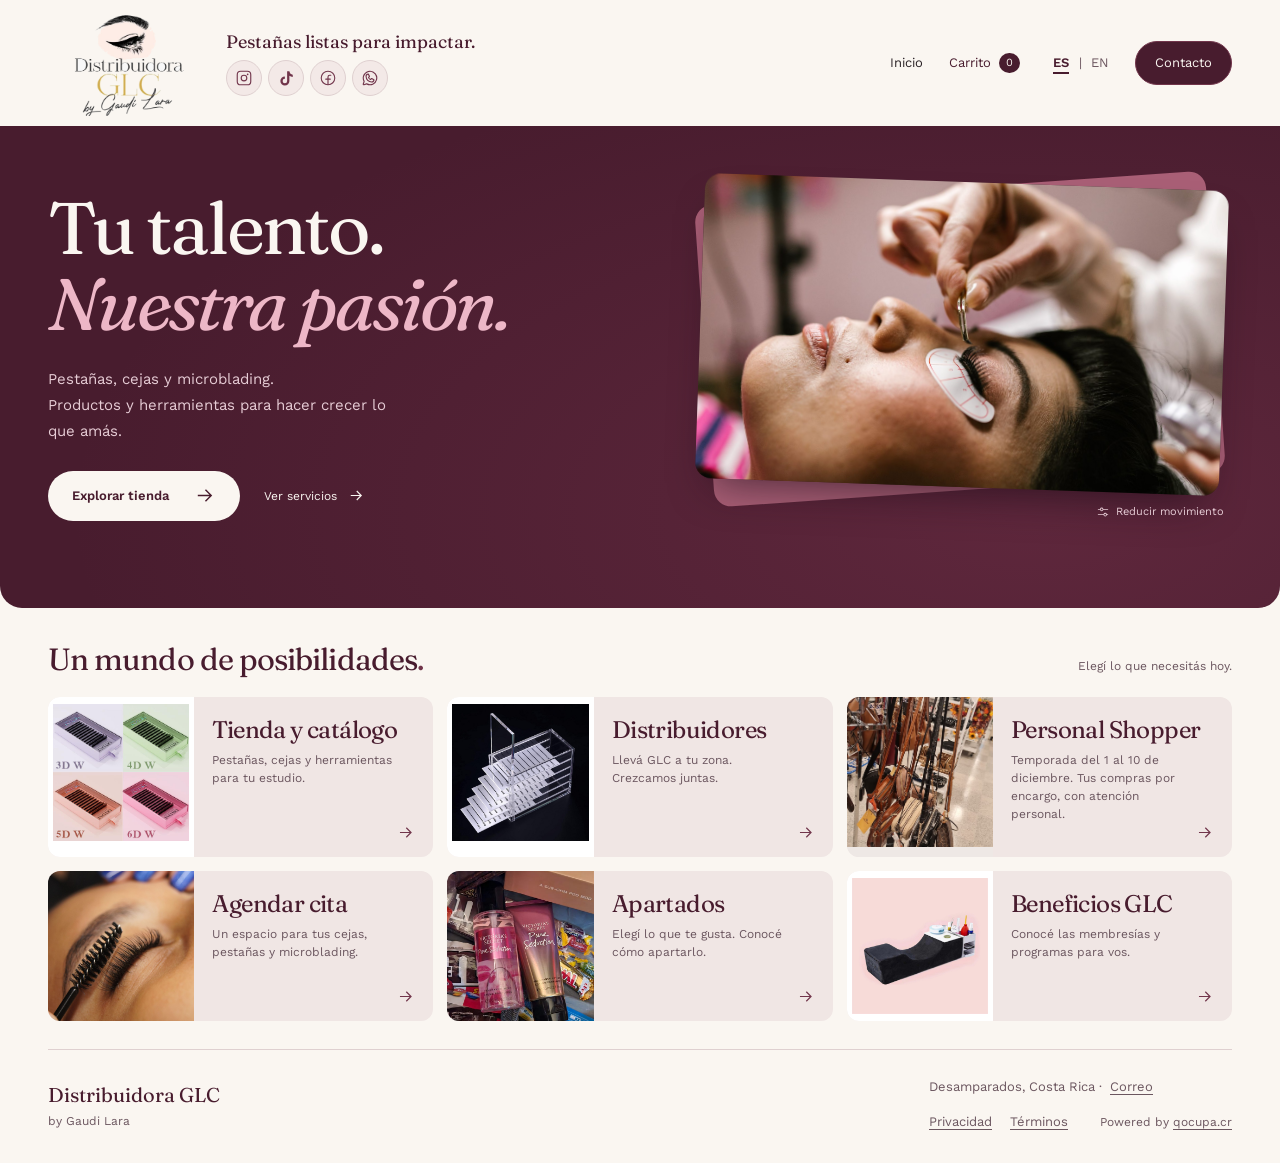
<file: index.html>
<!doctype html>
<html lang="es"><head><meta charset="utf-8"><meta name="viewport" content="width=device-width,initial-scale=1"><meta name="theme-color" content="#481c2e"><link rel="canonical" href="https://distribuidoraglc.com/"><title>Distribuidora GLC by Gaudi Lara · Belleza profesional</title><meta name="description" content="Pestañas, cejas, microblading y herramientas de belleza profesional. Descubrí la tienda y los servicios de Distribuidora GLC by Gaudi Lara, Costa Rica."><link rel="icon" href="favicon.ico"><link rel="stylesheet" href="assets/fonts/fonts.css"><link rel="stylesheet" href="v8.css"><script src="v8.js" defer></script><link rel="stylesheet" href="v9.css"><script src="v9-carousel.js" defer></script><script src="v9.js" defer></script></head>
<body>
<a class="skip" href="#main">Saltar al contenido</a><svg aria-hidden="true" style="position:absolute;width:0;height:0;overflow:hidden" xmlns="http://www.w3.org/2000/svg">
  <symbol id="i-bag" viewBox="0 0 256 256"><path d="M216,40H40A16,16,0,0,0,24,56V200a16,16,0,0,0,16,16H216a16,16,0,0,0,16-16V56A16,16,0,0,0,216,40Zm0,160H40V56H216V200ZM176,88a48,48,0,0,1-96,0,8,8,0,0,1,16,0,32,32,0,0,0,64,0,8,8,0,0,1,16,0Z"></path></symbol>
  <symbol id="i-calendar" viewBox="0 0 256 256"><path d="M208,32H184V24a8,8,0,0,0-16,0v8H88V24a8,8,0,0,0-16,0v8H48A16,16,0,0,0,32,48V208a16,16,0,0,0,16,16H208a16,16,0,0,0,16-16V48A16,16,0,0,0,208,32ZM72,48v8a8,8,0,0,0,16,0V48h80v8a8,8,0,0,0,16,0V48h24V80H48V48ZM208,208H48V96H208V208Z"></path></symbol>
  <symbol id="i-plane" viewBox="0 0 256 256"><path d="M185.33,114.21l29.14-27.42.17-.17a32,32,0,0,0-45.26-45.26c0,.06-.11.11-.17.17L141.79,70.67l-83-30.2a8,8,0,0,0-8.39,1.86l-24,24a8,8,0,0,0,1.22,12.31l63.89,42.59L76.69,136H56a8,8,0,0,0-5.65,2.34l-24,24A8,8,0,0,0,29,175.42l36.82,14.73,14.7,36.75.06.16a8,8,0,0,0,13.18,2.47l23.87-23.88A8,8,0,0,0,120,200V179.31l14.76-14.76,42.59,63.89a8,8,0,0,0,12.31,1.22l24-24a8,8,0,0,0,1.86-8.39Zm-.07,97.23-42.59-63.88A8,8,0,0,0,136.8,144c-.27,0-.53,0-.79,0a8,8,0,0,0-5.66,2.35l-24,24A8,8,0,0,0,104,176v20.69L90.93,209.76,79.43,181A8,8,0,0,0,75,176.57l-28.74-11.5L59.32,152H80a8,8,0,0,0,5.66-2.34l24-24a8,8,0,0,0-1.22-12.32L44.56,70.74l13.5-13.49,83.22,30.26a8,8,0,0,0,8.56-2L180.78,52.6A16,16,0,0,1,203.4,75.23l-32.87,30.93a8,8,0,0,0-2,8.56l30.26,83.22Z"></path></symbol>
  <symbol id="i-gift" viewBox="0 0 256 256"><path d="M216,72H180.92c.39-.33.79-.65,1.17-1A29.53,29.53,0,0,0,192,49.57,32.62,32.62,0,0,0,158.44,16,29.53,29.53,0,0,0,137,25.91a54.94,54.94,0,0,0-9,14.48,54.94,54.94,0,0,0-9-14.48A29.53,29.53,0,0,0,97.56,16,32.62,32.62,0,0,0,64,49.57,29.53,29.53,0,0,0,73.91,71c.38.33.78.65,1.17,1H40A16,16,0,0,0,24,88v32a16,16,0,0,0,16,16v64a16,16,0,0,0,16,16H200a16,16,0,0,0,16-16V136a16,16,0,0,0,16-16V88A16,16,0,0,0,216,72ZM149,36.51a13.69,13.69,0,0,1,10-4.5h.49A16.62,16.62,0,0,1,176,49.08a13.69,13.69,0,0,1-4.5,10c-9.49,8.4-25.24,11.36-35,12.4C137.7,60.89,141,45.5,149,36.51Zm-64.09.36A16.63,16.63,0,0,1,96.59,32h.49a13.69,13.69,0,0,1,10,4.5c8.39,9.48,11.35,25.2,12.39,34.92-9.72-1-25.44-4-34.92-12.39a13.69,13.69,0,0,1-4.5-10A16.6,16.6,0,0,1,84.87,36.87ZM40,88h80v32H40Zm16,48h64v64H56Zm144,64H136V136h64Zm16-80H136V88h80v32Z"></path></symbol>
  <symbol id="i-whatsapp" viewBox="0 0 256 256"><path d="M187.58,144.84l-32-16a8,8,0,0,0-8,.5l-14.69,9.8a40.55,40.55,0,0,1-16-16l9.8-14.69a8,8,0,0,0,.5-8l-16-32A8,8,0,0,0,104,64a40,40,0,0,0-40,40,88.1,88.1,0,0,0,88,88,40,40,0,0,0,40-40A8,8,0,0,0,187.58,144.84ZM152,176a72.08,72.08,0,0,1-72-72A24,24,0,0,1,99.29,80.46l11.48,23L101,118a8,8,0,0,0-.73,7.51,56.47,56.47,0,0,0,30.15,30.15A8,8,0,0,0,138,155l14.61-9.74,23,11.48A24,24,0,0,1,152,176ZM128,24A104,104,0,0,0,36.18,176.88L24.83,210.93a16,16,0,0,0,20.24,20.24l34.05-11.35A104,104,0,1,0,128,24Zm0,192a87.87,87.87,0,0,1-44.06-11.81,8,8,0,0,0-6.54-.67L40,216,52.47,178.6a8,8,0,0,0-.66-6.54A88,88,0,1,1,128,216Z"></path></symbol>
  <symbol id="i-grad-cap" viewBox="0 0 256 256"><path d="M251.76,88.94l-120-64a8,8,0,0,0-7.52,0l-120,64a8,8,0,0,0,0,14.12L32,117.87v48.42a15.91,15.91,0,0,0,4.06,10.65C49.16,191.53,78.51,216,128,216a130,130,0,0,0,48-8.76V240a8,8,0,0,0,16,0V199.51a115.63,115.63,0,0,0,27.94-22.57A15.91,15.91,0,0,0,224,166.29V117.87l27.76-14.81a8,8,0,0,0,0-14.12ZM128,200c-43.27,0-68.72-21.14-80-33.71V126.4l76.24,40.66a8,8,0,0,0,7.52,0L176,143.47v46.34C163.4,195.69,147.52,200,128,200Zm80-33.75a97.83,97.83,0,0,1-16,14.25V134.93l16-8.53ZM188,118.94l-.22-.13-56-29.87a8,8,0,0,0-7.52,14.12L171,128l-43,22.93L25,96,128,41.07,231,96Z"></path></symbol>
  <symbol id="i-rocket" viewBox="0 0 256 256"><path d="M223.85,47.12a16,16,0,0,0-15-15c-12.58-.75-44.73.4-71.41,27.07L132.69,64H74.36A15.91,15.91,0,0,0,63,68.68L28.7,103a16,16,0,0,0,9.07,27.16l38.47,5.37,44.21,44.21,5.37,38.49a15.94,15.94,0,0,0,10.78,12.92,16.11,16.11,0,0,0,5.1.83A15.91,15.91,0,0,0,153,227.3L187.32,193A15.91,15.91,0,0,0,192,181.64V123.31l4.77-4.77C223.45,91.86,224.6,59.71,223.85,47.12ZM74.36,80h42.33L77.16,119.52,40,114.34Zm74.41-9.45a76.65,76.65,0,0,1,59.11-22.47,76.46,76.46,0,0,1-22.42,59.16L128,164.68,91.32,128ZM176,181.64,141.67,216l-5.19-37.17L176,139.31Zm-74.16,9.5C97.34,201,82.29,224,40,224a8,8,0,0,1-8-8c0-42.29,23-57.34,32.86-61.85a8,8,0,0,1,6.64,14.56c-6.43,2.93-20.62,12.36-23.12,38.91,26.55-2.5,36-16.69,38.91-23.12a8,8,0,1,1,14.56,6.64Z"></path></symbol>
  <symbol id="i-sparkle" viewBox="0 0 256 256"><path d="M197.58,129.06,146,110l-19-51.62a15.92,15.92,0,0,0-29.88,0L78,110l-51.62,19a15.92,15.92,0,0,0,0,29.88L78,178l19,51.62a15.92,15.92,0,0,0,29.88,0L146,178l51.62-19a15.92,15.92,0,0,0,0-29.88ZM137,164.22a8,8,0,0,0-4.74,4.74L112,223.85,91.78,169A8,8,0,0,0,87,164.22L32.15,144,87,123.78A8,8,0,0,0,91.78,119L112,64.15,132.22,119a8,8,0,0,0,4.74,4.74L191.85,144ZM144,40a8,8,0,0,1,8-8h16V16a8,8,0,0,1,16,0V32h16a8,8,0,0,1,0,16H184V64a8,8,0,0,1-16,0V48H152A8,8,0,0,1,144,40ZM248,88a8,8,0,0,1-8,8h-8v8a8,8,0,0,1-16,0V96h-8a8,8,0,0,1,0-16h8V72a8,8,0,0,1,16,0v8h8A8,8,0,0,1,248,88Z"></path></symbol>
  <symbol id="i-calendar-check" viewBox="0 0 256 256"><path d="M208,32H184V24a8,8,0,0,0-16,0v8H88V24a8,8,0,0,0-16,0v8H48A16,16,0,0,0,32,48V208a16,16,0,0,0,16,16H208a16,16,0,0,0,16-16V48A16,16,0,0,0,208,32ZM72,48v8a8,8,0,0,0,16,0V48h80v8a8,8,0,0,0,16,0V48h24V80H48V48ZM208,208H48V96H208V208Zm-38.34-85.66a8,8,0,0,1,0,11.32l-48,48a8,8,0,0,1-11.32,0l-24-24a8,8,0,0,1,11.32-11.32L116,164.69l42.34-42.35A8,8,0,0,1,169.66,122.34Z"></path></symbol>
  <symbol id="i-image" viewBox="0 0 256 256"><path d="M216,40H40A16,16,0,0,0,24,56V200a16,16,0,0,0,16,16H216a16,16,0,0,0,16-16V56A16,16,0,0,0,216,40Zm0,16V158.75l-26.07-26.06a16,16,0,0,0-22.63,0l-20,20-44-44a16,16,0,0,0-22.62,0L40,149.37V56ZM40,172l52-52,80,80H40Zm176,28H194.63l-36-36,20-20L216,181.38V200ZM144,100a12,12,0,1,1,12,12A12,12,0,0,1,144,100Z"></path></symbol>
  <symbol id="i-pin" viewBox="0 0 256 256"><path d="M128,64a40,40,0,1,0,40,40A40,40,0,0,0,128,64Zm0,64a24,24,0,1,1,24-24A24,24,0,0,1,128,128Zm0-112a88.1,88.1,0,0,0-88,88c0,31.4,14.51,64.68,42,96.25a254.19,254.19,0,0,0,41.45,38.3,8,8,0,0,0,9.18,0A254.19,254.19,0,0,0,174,200.25c27.45-31.57,42-64.85,42-96.25A88.1,88.1,0,0,0,128,16Zm0,206c-16.53-13-72-60.75-72-118a72,72,0,0,1,144,0C200,161.23,144.53,209,128,222Z"></path></symbol>
  <symbol id="i-envelope" viewBox="0 0 256 256"><path d="M224,48H32a8,8,0,0,0-8,8V192a16,16,0,0,0,16,16H216a16,16,0,0,0,16-16V56A8,8,0,0,0,224,48ZM203.43,64,128,133.15,52.57,64ZM216,192H40V74.19l82.59,75.71a8,8,0,0,0,10.82,0L216,74.19V192Z"></path></symbol>
  <symbol id="i-instagram" viewBox="0 0 256 256"><path d="M128,80a48,48,0,1,0,48,48A48.05,48.05,0,0,0,128,80Zm0,80a32,32,0,1,1,32-32A32,32,0,0,1,128,160ZM176,24H80A56.06,56.06,0,0,0,24,80v96a56.06,56.06,0,0,0,56,56h96a56.06,56.06,0,0,0,56-56V80A56.06,56.06,0,0,0,176,24Zm40,152a40,40,0,0,1-40,40H80a40,40,0,0,1-40-40V80A40,40,0,0,1,80,40h96a40,40,0,0,1,40,40ZM192,76a12,12,0,1,1-12-12A12,12,0,0,1,192,76Z"></path></symbol>
  <symbol id="i-facebook" viewBox="0 0 256 256"><path d="M128,24A104,104,0,1,0,232,128,104.11,104.11,0,0,0,128,24Zm8,191.63V152h24a8,8,0,0,0,0-16H136V112a16,16,0,0,1,16-16h16a8,8,0,0,0,0-16H152a32,32,0,0,0-32,32v24H96a8,8,0,0,0,0,16h24v63.63a88,88,0,1,1,16,0Z"></path></symbol>
  <symbol id="i-x" viewBox="0 0 256 256"><path d="M205.66,194.34a8,8,0,0,1-11.32,11.32L128,139.31,61.66,205.66a8,8,0,0,1-11.32-11.32L116.69,128,50.34,61.66A8,8,0,0,1,61.66,50.34L128,116.69l66.34-66.35a8,8,0,0,1,11.32,11.32L139.31,128Z"></path></symbol>
  <symbol id="i-lock" viewBox="0 0 256 256"><path d="M208,80H176V56a48,48,0,0,0-96,0V80H48A16,16,0,0,0,32,96V208a16,16,0,0,0,16,16H208a16,16,0,0,0,16-16V96A16,16,0,0,0,208,80ZM96,56a32,32,0,0,1,64,0V80H96ZM208,208H48V96H208V208Z"></path></symbol>
  <symbol id="i-search" viewBox="0 0 256 256"><path d="M229.66,218.34l-50.07-50.06a88.11,88.11,0,1,0-11.31,11.31l50.06,50.07a8,8,0,0,0,11.32-11.32ZM40,112a72,72,0,1,1,72,72A72.08,72.08,0,0,1,40,112Z"></path></symbol>
  <symbol id="i-sliders" viewBox="0 0 256 256"><path d="M40,88H73a32,32,0,0,0,62,0h81a8,8,0,0,0,0-16H135a32,32,0,0,0-62,0H40a8,8,0,0,0,0,16Zm64-24A16,16,0,1,1,88,80,16,16,0,0,1,104,64ZM216,168H199a32,32,0,0,0-62,0H40a8,8,0,0,0,0,16h97a32,32,0,0,0,62,0h17a8,8,0,0,0,0-16Zm-48,24a16,16,0,1,1,16-16A16,16,0,0,1,168,192Z"></path></symbol>
  <symbol id="i-arrow-right" viewBox="0 0 256 256"><path d="M221.66,133.66l-72,72a8,8,0,0,1-11.32-11.32L196.69,136H40a8,8,0,0,1,0-16H196.69L138.34,61.66a8,8,0,0,1,11.32-11.32l72,72A8,8,0,0,1,221.66,133.66Z"></path></symbol>
  <symbol id="i-grid" viewBox="0 0 256 256"><path d="M104,40H56A16,16,0,0,0,40,56v48a16,16,0,0,0,16,16h48a16,16,0,0,0,16-16V56A16,16,0,0,0,104,40Zm0,64H56V56h48v48Zm96-64H152a16,16,0,0,0-16,16v48a16,16,0,0,0,16,16h48a16,16,0,0,0,16-16V56A16,16,0,0,0,200,40Zm0,64H152V56h48v48Zm-96,32H56a16,16,0,0,0-16,16v48a16,16,0,0,0,16,16h48a16,16,0,0,0,16-16V152A16,16,0,0,0,104,136Zm0,64H56V152h48v48Zm96-64H152a16,16,0,0,0-16,16v48a16,16,0,0,0,16,16h48a16,16,0,0,0,16-16V152A16,16,0,0,0,200,136Zm0,64H152V152h48v48Z"></path></symbol>
  <symbol id="i-tag" viewBox="0 0 256 256"><path d="M243.31,136,144,36.69A15.86,15.86,0,0,0,132.69,32H40a8,8,0,0,0-8,8v92.69A15.86,15.86,0,0,0,36.69,144L136,243.31a16,16,0,0,0,22.63,0l84.68-84.68a16,16,0,0,0,0-22.63Zm-96,96L48,132.69V48h84.69L232,147.31ZM96,84A12,12,0,1,1,84,72,12,12,0,0,1,96,84Z"></path></symbol>
  <symbol id="i-tiktok" viewBox="0 0 24 24"><path d="M16.5 3c.5 2.7 2 4.3 4.5 4.5v3a8 8 0 0 1-4.5-1.4V16a6 6 0 1 1-6-6v3a3 3 0 1 0 3 3V3z"></path></symbol>
</svg>
<header class="site-header wrap">
 <a class="brand" href="#/inicio" aria-label="Distribuidora GLC by Gaudi Lara, inicio"><img src="img/editorial/glc-logo-transparent.png" width="800" height="570" alt="Distribuidora GLC by Gaudi Lara"></a>
 <div class="header-story"><p class="header-note" data-es="Pestañas listas para impactar." data-en="Lashes ready to make an impact.">Pestañas listas para impactar.</p><nav class="header-socials" aria-label="Redes sociales"><a href="https://www.instagram.com/distribuidoraglc" target="_blank" rel="noopener noreferrer" aria-label="Instagram de GLC (abre una pestaña nueva)"><svg class="icon" aria-hidden="true"><use href="#i-instagram"/></svg></a><a href="https://www.tiktok.com/@distribuidoraglc" target="_blank" rel="noopener noreferrer" aria-label="TikTok de GLC (abre una pestaña nueva)"><svg class="icon" aria-hidden="true"><use href="#i-tiktok"/></svg></a><a href="https://www.facebook.com/share/1HtPLkXZZc/" target="_blank" rel="noopener noreferrer" aria-label="Facebook de GLC (abre una pestaña nueva)"><svg class="icon" aria-hidden="true"><use href="#i-facebook"/></svg></a><a href="https://wa.me/50670281688" target="_blank" rel="noopener noreferrer" aria-label="WhatsApp de GLC (abre una pestaña nueva)"><svg class="icon" aria-hidden="true"><use href="#i-whatsapp"/></svg></a></nav></div>
 <div class="shell-tools"><a href="#/inicio" data-es="Inicio" data-en="Home">Inicio</a><button type="button" id="shell-cart" aria-label="Abrir carrito"><span data-es="Carrito" data-en="Cart">Carrito</span> <span id="bag-count">0</span></button><div id="shell-language" class="language-switch" role="group" aria-label="Idioma / Language"><button type="button" data-shell-language="es" aria-label="Español" aria-pressed="true">ES</button><span aria-hidden="true">|</span><button type="button" data-shell-language="en" aria-label="English" aria-pressed="false">EN</button></div><a href="https://wa.me/50670281688" target="_blank" rel="noopener" class="shell-contact" data-es="Contacto" data-en="Contact">Contacto</a></div>
</header>
<main id="main"><div id="home-view" data-view="inicio">
 <section class="hero" aria-labelledby="hero-title">
  <div class="hero-light" aria-hidden="true"></div>
  <div class="hero-inner wrap">
   <div class="hero-copy">
    <h1 id="hero-title"><span class="title-line"><span data-word>Tu</span> <span data-word>talento.</span></span><span class="title-line accent"><span data-word>Nuestra</span> <span data-word>pasión.</span></span></h1>
    <p class="hero-description">Pestañas, cejas y microblading.<br>Productos y herramientas para hacer crecer lo que amás.</p>
    <div class="hero-actions"><a class="button button-ivory" href="#/catalogo"><span>Explorar tienda</span><svg class="arrow" viewBox="0 0 24 24" fill="none" stroke="currentColor" stroke-width="1.5" aria-hidden="true"><path d="M5 12h14M13 6l6 6-6 6"/></svg></a><a class="text-link" href="#servicios">Ver servicios <svg class="arrow" viewBox="0 0 24 24" fill="none" stroke="currentColor" stroke-width="1.5" aria-hidden="true"><path d="M5 12h14M13 6l6 6-6 6"/></svg></a></div>
   </div>
   <div class="photo-composition">
    <div class="photo-backing" aria-hidden="true"></div>
    <figure class="photo-stage" aria-label="Fotografías de belleza profesional">
     <div class="photo-parallax"><img id="hero-photo" src="img/hero-lash-application.jpg" alt="Especialista aplica extensiones de pestañas con una pinza" width="1920" height="1280" fetchpriority="high" decoding="async"></div>
    </figure>
    <div class="photo-controls" hidden><button type="button" class="motion-switch" aria-pressed="false" aria-label="Reducir movimiento"><svg class="icon" aria-hidden="true"><use href="#i-sliders"/></svg><span>Reducir movimiento</span></button></div>
   </div>
  </div>
 </section>

 <section class="services wrap" id="servicios" aria-labelledby="services-title">
  <div class="section-heading"><h2 id="services-title">Un mundo de posibilidades<span>.</span></h2><p>Elegí lo que necesitás hoy.</p></div>
  <div class="service-grid"><a class="service-card" href="#/catalogo" style="--order:0"><div class="service-photo contain"><img src="img/catalog/owner/pestanas-tecnologicas-3d-4d-5d-6d-7d.jpg" alt="Selección de pestañas profesionales" width="360" height="360" loading="lazy" decoding="async"></div><div class="service-copy"><h3>Tienda y catálogo</h3><p>Pestañas, cejas y herramientas para tu estudio.</p><span class="service-arrow"><svg class="arrow" viewBox="0 0 24 24" fill="none" stroke="currentColor" stroke-width="1.5" aria-hidden="true"><path d="M5 12h14M13 6l6 6-6 6"/></svg></span></div></a>
<a class="service-card" href="#/distribuidores" style="--order:1"><div class="service-photo contain"><img src="img/catalog/owner/organizacion-para-almacenar.jpg" alt="Organizador de insumos para profesionales" width="360" height="360" loading="lazy" decoding="async"></div><div class="service-copy"><h3>Distribuidores</h3><p>Llevá GLC a tu zona. Crezcamos juntas.</p><span class="service-arrow"><svg class="arrow" viewBox="0 0 24 24" fill="none" stroke="currentColor" stroke-width="1.5" aria-hidden="true"><path d="M5 12h14M13 6l6 6-6 6"/></svg></span></div></a>
<a class="service-card" href="#/personal-shopper" style="--order:2"><div class="service-photo "><img src="img/editorial/shopper-lookbook/11-retail-bags.jpg" alt="Bolsos en una tienda, referencia de Personal Shopper" width="360" height="360" loading="lazy" decoding="async"></div><div class="service-copy"><h3>Personal Shopper</h3><p>Temporada del 1 al 10 de diciembre. Tus compras por encargo, con atención personal.</p><span class="service-arrow"><svg class="arrow" viewBox="0 0 24 24" fill="none" stroke="currentColor" stroke-width="1.5" aria-hidden="true"><path d="M5 12h14M13 6l6 6-6 6"/></svg></span></div></a>
<a class="service-card" href="#/citas" style="--order:3"><div class="service-photo "><img src="img/editorial/lashes.jpg" alt="Detalle de un servicio profesional de pestañas" width="360" height="360" loading="lazy" decoding="async"></div><div class="service-copy"><h3>Agendar cita</h3><p>Un espacio para tus cejas, pestañas y microblading.</p><span class="service-arrow"><svg class="arrow" viewBox="0 0 24 24" fill="none" stroke="currentColor" stroke-width="1.5" aria-hidden="true"><path d="M5 12h14M13 6l6 6-6 6"/></svg></span></div></a>
<a class="service-card" href="#/apartados" style="--order:4"><div class="service-photo "><img src="img/editorial/shopper-lookbook/06-beauty-products.jpg" alt="Productos de belleza, referencia para compras por encargo" width="360" height="360" loading="lazy" decoding="async"></div><div class="service-copy"><h3>Apartados</h3><p>Elegí lo que te gusta. Conocé cómo apartarlo.</p><span class="service-arrow"><svg class="arrow" viewBox="0 0 24 24" fill="none" stroke="currentColor" stroke-width="1.5" aria-hidden="true"><path d="M5 12h14M13 6l6 6-6 6"/></svg></span></div></a>
<a class="service-card" href="#/beneficios" style="--order:5"><div class="service-photo contain"><img src="img/catalog/owner/almohada-lashista-mas.jpg" alt="Equipamiento de un estudio de belleza" width="360" height="360" loading="lazy" decoding="async"></div><div class="service-copy"><h3>Beneficios GLC</h3><p>Conocé las membresías y programas para vos.</p><span class="service-arrow"><svg class="arrow" viewBox="0 0 24 24" fill="none" stroke="currentColor" stroke-width="1.5" aria-hidden="true"><path d="M5 12h14M13 6l6 6-6 6"/></svg></span></div></a></div>
 </section>
</div><section id="module-view" hidden><div class="view-toolbar wrap"><a href="#/inicio" data-es="← Volver al inicio" data-en="← Back to home">← Volver al inicio</a><span id="view-name"></span></div><div id="module-mount"></div><p id="view-error" role="alert" hidden></p></section></main>
<footer class="site-footer wrap"><div class="footer-main"><p class="footer-identity">Distribuidora GLC <span>by Gaudi Lara</span></p></div><div class="footer-bottom"><p>Desamparados, Costa Rica · <a href="mailto:gaudicuentasglc@outlook.com" data-es="Correo" data-en="Email">Correo</a></p><nav aria-label="Información legal"><a href="privacidad.html" data-es="Privacidad" data-en="Privacy">Privacidad</a><a href="terminos.html" data-es="Términos" data-en="Terms">Términos</a></nav><p>Powered by <a href="https://qocupa.cr/" target="_blank" rel="noopener">qocupa.cr</a></p></div></footer>
<noscript><nav aria-label="Servicios sin JavaScript"><a href="catalogo.html">Tienda</a> · <a href="distribuidores.html">Distribuidores</a> · <a href="personal-shopper.html">Personal Shopper</a> · <a href="citas.html">Citas</a> · <a href="apartados.html">Apartados</a> · <a href="beneficios.html">Beneficios</a></nav></noscript></body></html>
</file>
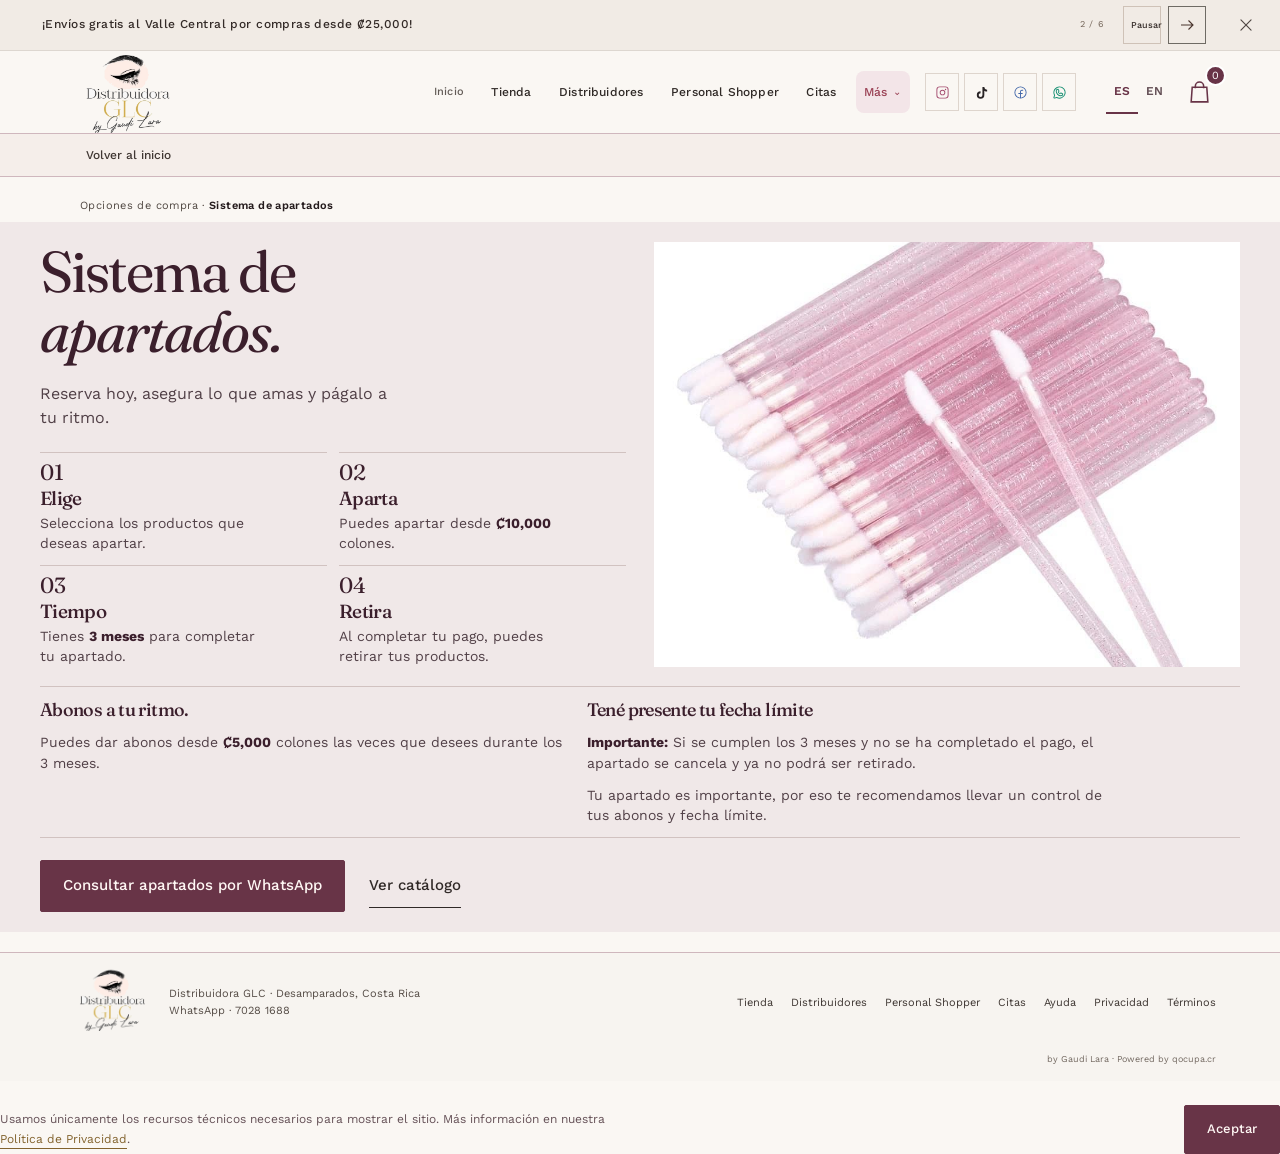
<file: apartados.html>
<!doctype html><html lang="es"><head><meta charset="utf-8"><meta name="viewport" content="width=device-width,initial-scale=1"><meta name="theme-color" content="#f8f5f1"><title>Sistema de apartados · Distribuidora GLC</title><meta name="description" content="Revisá los pasos y condiciones del sistema de apartados y consultá a GLC."><link rel="icon" href="/favicon.ico" sizes="any"><link rel="preconnect" href="https://fonts.googleapis.com"><link rel="preconnect" href="https://fonts.gstatic.com" crossorigin><link href="https://fonts.googleapis.com/css2?family=Fraunces:opsz,wght@9..144,400;9..144,500;9..144,600&family=Work+Sans:wght@400;500;600;700&family=Caveat:wght@500;600&display=swap" rel="stylesheet">
<link rel="stylesheet" href="glc-base.css?v=v4"><link rel="stylesheet" href="glc-commerce.css?v=v4"><link rel="stylesheet" href="glc-home.css?v=v4"><link rel="stylesheet" href="glc-premium.css?v=v4"><link rel="stylesheet" href="glc-opportunities.css?v=v4"><link rel="stylesheet" href="glc-motion.css?v=v4"><link rel="stylesheet" href="glc-shell.css?v=v4"><link rel="stylesheet" href="glc-v6-compact.css?v=1"><link rel="stylesheet" href="glc-harmony.css?v=7"><script>if(window.parent!==window)document.documentElement.classList.add("embedded-view");</script><link rel="stylesheet" href="module-v9.css"><script src="module-v9.js" defer></script></head><body class="service-page glc-harmony"><a class="skip-link" href="#main-content">Saltar al contenido principal</a><svg aria-hidden="true" style="position:absolute;width:0;height:0;overflow:hidden" xmlns="http://www.w3.org/2000/svg">
  <symbol id="i-bag" viewBox="0 0 256 256"><path d="M216,40H40A16,16,0,0,0,24,56V200a16,16,0,0,0,16,16H216a16,16,0,0,0,16-16V56A16,16,0,0,0,216,40Zm0,160H40V56H216V200ZM176,88a48,48,0,0,1-96,0,8,8,0,0,1,16,0,32,32,0,0,0,64,0,8,8,0,0,1,16,0Z"></path></symbol>
  <symbol id="i-calendar" viewBox="0 0 256 256"><path d="M208,32H184V24a8,8,0,0,0-16,0v8H88V24a8,8,0,0,0-16,0v8H48A16,16,0,0,0,32,48V208a16,16,0,0,0,16,16H208a16,16,0,0,0,16-16V48A16,16,0,0,0,208,32ZM72,48v8a8,8,0,0,0,16,0V48h80v8a8,8,0,0,0,16,0V48h24V80H48V48ZM208,208H48V96H208V208Z"></path></symbol>
  <symbol id="i-plane" viewBox="0 0 256 256"><path d="M185.33,114.21l29.14-27.42.17-.17a32,32,0,0,0-45.26-45.26c0,.06-.11.11-.17.17L141.79,70.67l-83-30.2a8,8,0,0,0-8.39,1.86l-24,24a8,8,0,0,0,1.22,12.31l63.89,42.59L76.69,136H56a8,8,0,0,0-5.65,2.34l-24,24A8,8,0,0,0,29,175.42l36.82,14.73,14.7,36.75.06.16a8,8,0,0,0,13.18,2.47l23.87-23.88A8,8,0,0,0,120,200V179.31l14.76-14.76,42.59,63.89a8,8,0,0,0,12.31,1.22l24-24a8,8,0,0,0,1.86-8.39Zm-.07,97.23-42.59-63.88A8,8,0,0,0,136.8,144c-.27,0-.53,0-.79,0a8,8,0,0,0-5.66,2.35l-24,24A8,8,0,0,0,104,176v20.69L90.93,209.76,79.43,181A8,8,0,0,0,75,176.57l-28.74-11.5L59.32,152H80a8,8,0,0,0,5.66-2.34l24-24a8,8,0,0,0-1.22-12.32L44.56,70.74l13.5-13.49,83.22,30.26a8,8,0,0,0,8.56-2L180.78,52.6A16,16,0,0,1,203.4,75.23l-32.87,30.93a8,8,0,0,0-2,8.56l30.26,83.22Z"></path></symbol>
  <symbol id="i-gift" viewBox="0 0 256 256"><path d="M216,72H180.92c.39-.33.79-.65,1.17-1A29.53,29.53,0,0,0,192,49.57,32.62,32.62,0,0,0,158.44,16,29.53,29.53,0,0,0,137,25.91a54.94,54.94,0,0,0-9,14.48,54.94,54.94,0,0,0-9-14.48A29.53,29.53,0,0,0,97.56,16,32.62,32.62,0,0,0,64,49.57,29.53,29.53,0,0,0,73.91,71c.38.33.78.65,1.17,1H40A16,16,0,0,0,24,88v32a16,16,0,0,0,16,16v64a16,16,0,0,0,16,16H200a16,16,0,0,0,16-16V136a16,16,0,0,0,16-16V88A16,16,0,0,0,216,72ZM149,36.51a13.69,13.69,0,0,1,10-4.5h.49A16.62,16.62,0,0,1,176,49.08a13.69,13.69,0,0,1-4.5,10c-9.49,8.4-25.24,11.36-35,12.4C137.7,60.89,141,45.5,149,36.51Zm-64.09.36A16.63,16.63,0,0,1,96.59,32h.49a13.69,13.69,0,0,1,10,4.5c8.39,9.48,11.35,25.2,12.39,34.92-9.72-1-25.44-4-34.92-12.39a13.69,13.69,0,0,1-4.5-10A16.6,16.6,0,0,1,84.87,36.87ZM40,88h80v32H40Zm16,48h64v64H56Zm144,64H136V136h64Zm16-80H136V88h80v32Z"></path></symbol>
  <symbol id="i-whatsapp" viewBox="0 0 256 256"><path d="M187.58,144.84l-32-16a8,8,0,0,0-8,.5l-14.69,9.8a40.55,40.55,0,0,1-16-16l9.8-14.69a8,8,0,0,0,.5-8l-16-32A8,8,0,0,0,104,64a40,40,0,0,0-40,40,88.1,88.1,0,0,0,88,88,40,40,0,0,0,40-40A8,8,0,0,0,187.58,144.84ZM152,176a72.08,72.08,0,0,1-72-72A24,24,0,0,1,99.29,80.46l11.48,23L101,118a8,8,0,0,0-.73,7.51,56.47,56.47,0,0,0,30.15,30.15A8,8,0,0,0,138,155l14.61-9.74,23,11.48A24,24,0,0,1,152,176ZM128,24A104,104,0,0,0,36.18,176.88L24.83,210.93a16,16,0,0,0,20.24,20.24l34.05-11.35A104,104,0,1,0,128,24Zm0,192a87.87,87.87,0,0,1-44.06-11.81,8,8,0,0,0-6.54-.67L40,216,52.47,178.6a8,8,0,0,0-.66-6.54A88,88,0,1,1,128,216Z"></path></symbol>
  <symbol id="i-grad-cap" viewBox="0 0 256 256"><path d="M251.76,88.94l-120-64a8,8,0,0,0-7.52,0l-120,64a8,8,0,0,0,0,14.12L32,117.87v48.42a15.91,15.91,0,0,0,4.06,10.65C49.16,191.53,78.51,216,128,216a130,130,0,0,0,48-8.76V240a8,8,0,0,0,16,0V199.51a115.63,115.63,0,0,0,27.94-22.57A15.91,15.91,0,0,0,224,166.29V117.87l27.76-14.81a8,8,0,0,0,0-14.12ZM128,200c-43.27,0-68.72-21.14-80-33.71V126.4l76.24,40.66a8,8,0,0,0,7.52,0L176,143.47v46.34C163.4,195.69,147.52,200,128,200Zm80-33.75a97.83,97.83,0,0,1-16,14.25V134.93l16-8.53ZM188,118.94l-.22-.13-56-29.87a8,8,0,0,0-7.52,14.12L171,128l-43,22.93L25,96,128,41.07,231,96Z"></path></symbol>
  <symbol id="i-rocket" viewBox="0 0 256 256"><path d="M223.85,47.12a16,16,0,0,0-15-15c-12.58-.75-44.73.4-71.41,27.07L132.69,64H74.36A15.91,15.91,0,0,0,63,68.68L28.7,103a16,16,0,0,0,9.07,27.16l38.47,5.37,44.21,44.21,5.37,38.49a15.94,15.94,0,0,0,10.78,12.92,16.11,16.11,0,0,0,5.1.83A15.91,15.91,0,0,0,153,227.3L187.32,193A15.91,15.91,0,0,0,192,181.64V123.31l4.77-4.77C223.45,91.86,224.6,59.71,223.85,47.12ZM74.36,80h42.33L77.16,119.52,40,114.34Zm74.41-9.45a76.65,76.65,0,0,1,59.11-22.47,76.46,76.46,0,0,1-22.42,59.16L128,164.68,91.32,128ZM176,181.64,141.67,216l-5.19-37.17L176,139.31Zm-74.16,9.5C97.34,201,82.29,224,40,224a8,8,0,0,1-8-8c0-42.29,23-57.34,32.86-61.85a8,8,0,0,1,6.64,14.56c-6.43,2.93-20.62,12.36-23.12,38.91,26.55-2.5,36-16.69,38.91-23.12a8,8,0,1,1,14.56,6.64Z"></path></symbol>
  <symbol id="i-sparkle" viewBox="0 0 256 256"><path d="M197.58,129.06,146,110l-19-51.62a15.92,15.92,0,0,0-29.88,0L78,110l-51.62,19a15.92,15.92,0,0,0,0,29.88L78,178l19,51.62a15.92,15.92,0,0,0,29.88,0L146,178l51.62-19a15.92,15.92,0,0,0,0-29.88ZM137,164.22a8,8,0,0,0-4.74,4.74L112,223.85,91.78,169A8,8,0,0,0,87,164.22L32.15,144,87,123.78A8,8,0,0,0,91.78,119L112,64.15,132.22,119a8,8,0,0,0,4.74,4.74L191.85,144ZM144,40a8,8,0,0,1,8-8h16V16a8,8,0,0,1,16,0V32h16a8,8,0,0,1,0,16H184V64a8,8,0,0,1-16,0V48H152A8,8,0,0,1,144,40ZM248,88a8,8,0,0,1-8,8h-8v8a8,8,0,0,1-16,0V96h-8a8,8,0,0,1,0-16h8V72a8,8,0,0,1,16,0v8h8A8,8,0,0,1,248,88Z"></path></symbol>
  <symbol id="i-calendar-check" viewBox="0 0 256 256"><path d="M208,32H184V24a8,8,0,0,0-16,0v8H88V24a8,8,0,0,0-16,0v8H48A16,16,0,0,0,32,48V208a16,16,0,0,0,16,16H208a16,16,0,0,0,16-16V48A16,16,0,0,0,208,32ZM72,48v8a8,8,0,0,0,16,0V48h80v8a8,8,0,0,0,16,0V48h24V80H48V48ZM208,208H48V96H208V208Zm-38.34-85.66a8,8,0,0,1,0,11.32l-48,48a8,8,0,0,1-11.32,0l-24-24a8,8,0,0,1,11.32-11.32L116,164.69l42.34-42.35A8,8,0,0,1,169.66,122.34Z"></path></symbol>
  <symbol id="i-image" viewBox="0 0 256 256"><path d="M216,40H40A16,16,0,0,0,24,56V200a16,16,0,0,0,16,16H216a16,16,0,0,0,16-16V56A16,16,0,0,0,216,40Zm0,16V158.75l-26.07-26.06a16,16,0,0,0-22.63,0l-20,20-44-44a16,16,0,0,0-22.62,0L40,149.37V56ZM40,172l52-52,80,80H40Zm176,28H194.63l-36-36,20-20L216,181.38V200ZM144,100a12,12,0,1,1,12,12A12,12,0,0,1,144,100Z"></path></symbol>
  <symbol id="i-pin" viewBox="0 0 256 256"><path d="M128,64a40,40,0,1,0,40,40A40,40,0,0,0,128,64Zm0,64a24,24,0,1,1,24-24A24,24,0,0,1,128,128Zm0-112a88.1,88.1,0,0,0-88,88c0,31.4,14.51,64.68,42,96.25a254.19,254.19,0,0,0,41.45,38.3,8,8,0,0,0,9.18,0A254.19,254.19,0,0,0,174,200.25c27.45-31.57,42-64.85,42-96.25A88.1,88.1,0,0,0,128,16Zm0,206c-16.53-13-72-60.75-72-118a72,72,0,0,1,144,0C200,161.23,144.53,209,128,222Z"></path></symbol>
  <symbol id="i-envelope" viewBox="0 0 256 256"><path d="M224,48H32a8,8,0,0,0-8,8V192a16,16,0,0,0,16,16H216a16,16,0,0,0,16-16V56A8,8,0,0,0,224,48ZM203.43,64,128,133.15,52.57,64ZM216,192H40V74.19l82.59,75.71a8,8,0,0,0,10.82,0L216,74.19V192Z"></path></symbol>
  <symbol id="i-instagram" viewBox="0 0 256 256"><path d="M128,80a48,48,0,1,0,48,48A48.05,48.05,0,0,0,128,80Zm0,80a32,32,0,1,1,32-32A32,32,0,0,1,128,160ZM176,24H80A56.06,56.06,0,0,0,24,80v96a56.06,56.06,0,0,0,56,56h96a56.06,56.06,0,0,0,56-56V80A56.06,56.06,0,0,0,176,24Zm40,152a40,40,0,0,1-40,40H80a40,40,0,0,1-40-40V80A40,40,0,0,1,80,40h96a40,40,0,0,1,40,40ZM192,76a12,12,0,1,1-12-12A12,12,0,0,1,192,76Z"></path></symbol>
  <symbol id="i-facebook" viewBox="0 0 256 256"><path d="M128,24A104,104,0,1,0,232,128,104.11,104.11,0,0,0,128,24Zm8,191.63V152h24a8,8,0,0,0,0-16H136V112a16,16,0,0,1,16-16h16a8,8,0,0,0,0-16H152a32,32,0,0,0-32,32v24H96a8,8,0,0,0,0,16h24v63.63a88,88,0,1,1,16,0Z"></path></symbol>
  <symbol id="i-x" viewBox="0 0 256 256"><path d="M205.66,194.34a8,8,0,0,1-11.32,11.32L128,139.31,61.66,205.66a8,8,0,0,1-11.32-11.32L116.69,128,50.34,61.66A8,8,0,0,1,61.66,50.34L128,116.69l66.34-66.35a8,8,0,0,1,11.32,11.32L139.31,128Z"></path></symbol>
  <symbol id="i-lock" viewBox="0 0 256 256"><path d="M208,80H176V56a48,48,0,0,0-96,0V80H48A16,16,0,0,0,32,96V208a16,16,0,0,0,16,16H208a16,16,0,0,0,16-16V96A16,16,0,0,0,208,80ZM96,56a32,32,0,0,1,64,0V80H96ZM208,208H48V96H208V208Z"></path></symbol>
  <symbol id="i-search" viewBox="0 0 256 256"><path d="M229.66,218.34l-50.07-50.06a88.11,88.11,0,1,0-11.31,11.31l50.06,50.07a8,8,0,0,0,11.32-11.32ZM40,112a72,72,0,1,1,72,72A72.08,72.08,0,0,1,40,112Z"></path></symbol>
  <symbol id="i-sliders" viewBox="0 0 256 256"><path d="M40,88H73a32,32,0,0,0,62,0h81a8,8,0,0,0,0-16H135a32,32,0,0,0-62,0H40a8,8,0,0,0,0,16Zm64-24A16,16,0,1,1,88,80,16,16,0,0,1,104,64ZM216,168H199a32,32,0,0,0-62,0H40a8,8,0,0,0,0,16h97a32,32,0,0,0,62,0h17a8,8,0,0,0,0-16Zm-48,24a16,16,0,1,1,16-16A16,16,0,0,1,168,192Z"></path></symbol>
  <symbol id="i-arrow-right" viewBox="0 0 256 256"><path d="M221.66,133.66l-72,72a8,8,0,0,1-11.32-11.32L196.69,136H40a8,8,0,0,1,0-16H196.69L138.34,61.66a8,8,0,0,1,11.32-11.32l72,72A8,8,0,0,1,221.66,133.66Z"></path></symbol>
  <symbol id="i-grid" viewBox="0 0 256 256"><path d="M104,40H56A16,16,0,0,0,40,56v48a16,16,0,0,0,16,16h48a16,16,0,0,0,16-16V56A16,16,0,0,0,104,40Zm0,64H56V56h48v48Zm96-64H152a16,16,0,0,0-16,16v48a16,16,0,0,0,16,16h48a16,16,0,0,0,16-16V56A16,16,0,0,0,200,40Zm0,64H152V56h48v48Zm-96,32H56a16,16,0,0,0-16,16v48a16,16,0,0,0,16,16h48a16,16,0,0,0,16-16V152A16,16,0,0,0,104,136Zm0,64H56V152h48v48Zm96-64H152a16,16,0,0,0-16,16v48a16,16,0,0,0,16,16h48a16,16,0,0,0,16-16V152A16,16,0,0,0,200,136Zm0,64H152V152h48v48Z"></path></symbol>
  <symbol id="i-tag" viewBox="0 0 256 256"><path d="M243.31,136,144,36.69A15.86,15.86,0,0,0,132.69,32H40a8,8,0,0,0-8,8v92.69A15.86,15.86,0,0,0,36.69,144L136,243.31a16,16,0,0,0,22.63,0l84.68-84.68a16,16,0,0,0,0-22.63Zm-96,96L48,132.69V48h84.69L232,147.31ZM96,84A12,12,0,1,1,84,72,12,12,0,0,1,96,84Z"></path></symbol>
  <symbol id="i-tiktok" viewBox="0 0 24 24"><path d="M16.5 3c.5 2.7 2 4.3 4.5 4.5v3a8 8 0 0 1-4.5-1.4V16a6 6 0 1 1-6-6v3a3 3 0 1 0 3 3V3z"></path></symbol>
</svg>
<div class="promo-banner" id="promoBanner"><div class="promo-banner__inner">
  <p class="promo-banner__text"><span class="growth-promo-label">PARA TU ESTUDIO</span><a class="growth-promo-link" href="catalogo.html"><span class="growth-promo-copy">¡Envíos gratis al Valle Central por compras desde ₡25,000!</span><svg class="growth-promo-arrow" viewBox="0 0 24 24" aria-hidden="true"><path d="M4 12h15m-6-6 6 6-6 6"/></svg></a></p>
  <button class="promo-banner__close" type="button" aria-label="Cerrar banner promocional"><svg class="icon" aria-hidden="true"><use href="#i-x"/></svg></button>
</div></div>
<header class="site"><div class="header-row">
  <a class="brand-lockup" href="index.html" aria-label="Distribuidora GLC by Gaudi Lara, inicio"><img src="img/editorial/glc-logo-transparent.png" alt="Distribuidora GLC by Gaudi Lara" width="800" height="570"></a>
  <button class="mobile-menu-toggle" type="button" aria-expanded="false" aria-controls="primaryNav">Menú</button>
  <a class="mobile-whatsapp" href="https://wa.me/50670281688" target="_blank" rel="noopener noreferrer" aria-label="Escribir por WhatsApp"><svg class="icon" aria-hidden="true"><use href="#i-whatsapp"/></svg></a>
  <nav class="header-nav" id="primaryNav" aria-label="Navegación principal">
    <a class="btn btn-nav nav-home-return" href="index.html" data-en="Home">Inicio</a>
    <a class="btn btn-nav" href="catalogo.html" data-en="Store">Tienda</a>
    <a class="btn btn-nav" href="distribuidores.html" data-en="Distributors">Distribuidores</a>
    <a class="btn btn-nav" href="personal-shopper.html" data-en="Personal Shopper">Personal Shopper</a>
    <a class="btn btn-nav" href="citas.html" data-en="Appointments">Citas</a>
    <div class="nav-more"><button type="button" class="btn btn-nav" id="navMoreBtn" aria-haspopup="true" aria-expanded="false" data-en="More">Más <span class="nav-more__caret" aria-hidden="true">⌄</span></button>
      <div class="nav-more__menu" id="navMoreMenu">
        <a href="apartados.html" data-en="Reservations">Sistema de apartados</a>
        <a href="beneficios.html" data-en="GLC benefits">Beneficios GLC</a>
        <a href="ayuda.html" data-en="Help & information">Ayuda e información</a>
        <a href="recompensas.html" data-en="Rewards">Recompensas</a>
        <a href="pedido.html" data-en="Place an order">Realizar pedido</a>
      </div>
    </div>
    <div class="header-social" role="group" aria-label="Redes sociales de GLC">
      <a href="https://www.instagram.com/distribuidoraglc" target="_blank" rel="noopener noreferrer" aria-label="Instagram de GLC"><svg class="icon" aria-hidden="true"><use href="#i-instagram"/></svg></a>
      <a href="https://www.tiktok.com/@distribuidoraglc" target="_blank" rel="noopener noreferrer" aria-label="TikTok de GLC"><svg class="icon" aria-hidden="true"><use href="#i-tiktok"/></svg></a>
      <a href="https://www.facebook.com/share/1HtPLkXZZc/" target="_blank" rel="noopener noreferrer" aria-label="Facebook de GLC"><svg class="icon" aria-hidden="true"><use href="#i-facebook"/></svg></a>
      <a href="https://wa.me/50670281688" target="_blank" rel="noopener noreferrer" aria-label="WhatsApp de GLC"><svg class="icon" aria-hidden="true"><use href="#i-whatsapp"/></svg></a>
    </div>
  </nav>
</div></header><div class="page-return"><a href="index.html"><svg class="icon" aria-hidden="true"><use href="#i-arrow-left"/></svg><span data-en="Back to home">Volver al inicio</span></a></div><main id="main-content" class="service-main"><p class="service-route-note">Opciones de compra · <strong>Sistema de apartados</strong></p><section class="layaway" id="apartados" data-growth="" aria-labelledby="apartadosTitle">
  <div class="wrap">
    <figure class="layaway-photo"><img src="img/catalog/owner/50-aplicadores-sin-pelusa.jpg" alt="Materiales para tu espacio de belleza" width="1500" height="1000" loading="lazy"></figure><div class="layaway-intro"><h1 id="apartadosTitle" data-en="Reserve now. Pay at your pace.">Sistema de<br><em>apartados.</em></h1><p data-en="Reserve today, secure what you love and pay at your own pace.">Reserva hoy, asegura lo que amas y págalo a tu ritmo.</p></div>
    <ol class="layaway-steps">
      <li><span class="layaway-number" aria-hidden="true">01</span><h3 data-en="Choose">Elige</h3><p data-en="Select the products you would like to reserve.">Selecciona los productos que deseas apartar.</p></li>
      <li><span class="layaway-number" aria-hidden="true">02</span><h3 data-en="Reserve">Aparta</h3><p data-en="Reserve with an initial payment from ₡10,000.">Puedes apartar desde <strong>₡10,000</strong> colones.</p></li>
      <li><span class="layaway-number" aria-hidden="true">03</span><h3 data-en="Take your time">Tiempo</h3><p data-en="You have 3 months to complete your payment.">Tienes <strong>3 meses</strong> para completar tu apartado.</p></li>
      <li><span class="layaway-number" aria-hidden="true">04</span><h3 data-en="Collect">Retira</h3><p data-en="Once fully paid, you can collect your products.">Al completar tu pago, puedes retirar tus productos.</p></li>
    </ol>
    <div class="layaway-details"><div><h3 data-en="Small payments. Your pace.">Abonos a tu ritmo.</h3><p data-en="You can make payments from ₡5,000 as often as you wish during the 3 months.">Puedes dar abonos desde <strong>₡5,000</strong> colones las veces que desees durante los 3 meses.</p></div><div><h3 data-en="Keep your deadline in mind">Tené presente tu fecha límite</h3><p data-en="Important: if the 3 months expire before payment is completed, the reservation is cancelled and the products can no longer be collected."><strong>Importante:</strong> Si se cumplen los 3 meses y no se ha completado el pago, el apartado se cancela y ya no podrá ser retirado.</p><p class="layaway-note" data-en="Your reservation matters. We recommend keeping track of your payments and deadline.">Tu apartado es importante, por eso te recomendamos llevar un control de tus abonos y fecha límite.</p></div></div>
    <div class="layaway-actions"><a class="btn btn-primary" id="layawayWhatsapp" href="https://wa.me/50670281688?text=Hola%2C%20quisiera%20consultar%20el%20sistema%20de%20apartados." target="_blank" rel="noopener noreferrer" data-en="Ask about reservations on WhatsApp">Consultar apartados por WhatsApp</a><a class="text-link" href="catalogo.html" data-en="View catalog">Ver catálogo</a></div>
  </div>
</section></main><footer class="service-footer"><div class="service-footer__row">
  <div class="service-footer__brand"><a href="index.html" aria-label="Distribuidora GLC, inicio"><img src="img/editorial/glc-logo-transparent.png" alt="Distribuidora GLC by Gaudi Lara" width="800" height="570"></a><p>Distribuidora GLC &middot; Desamparados, Costa Rica<br><a href="https://wa.me/50670281688" target="_blank" rel="noopener noreferrer">WhatsApp &middot; 7028 1688</a></p></div>
  <nav class="service-footer__links" aria-label="Enlaces del pie"><a href="catalogo.html">Tienda</a><a href="distribuidores.html">Distribuidores</a><a href="personal-shopper.html">Personal Shopper</a><a href="citas.html">Citas</a><a href="ayuda.html">Ayuda</a><a href="privacidad.html">Privacidad</a><a href="terminos.html">Términos</a></nav>
</div><p class="service-footer__credit">by Gaudi Lara · Powered by <a href="https://qocupa.cr/" target="_blank" rel="noopener">qocupa.cr</a></p></footer><div class="cookie-bar" id="cookieBar"><p class="cookie-bar__text">Usamos únicamente los recursos técnicos necesarios para mostrar el sitio. Más información en nuestra <a href="privacidad.html">Política de Privacidad</a>.</p><button type="button" class="btn btn-primary cookie-bar__accept" id="cookieAccept">Aceptar</button></div><script src="data/glc-catalog.js?v=owner-20261006-final"></script><script src="glc-qocupa-catalog.js?v=1"></script>
<script src="glc-page-runtime.js?v=v4"></script><script src="glc-commerce.js?v=v4"></script><script src="glc-store.js?v=v4"></script><script src="glc-growth.js?v=v4"></script><script src="glc-opportunities.js?v=v4"></script><script src="glc-premium-motion.js?v=v4"></script><script src="glc-navigation.js?v=v4"></script><script src="glc-harmony.js?v=7"></script></body></html>
</file>
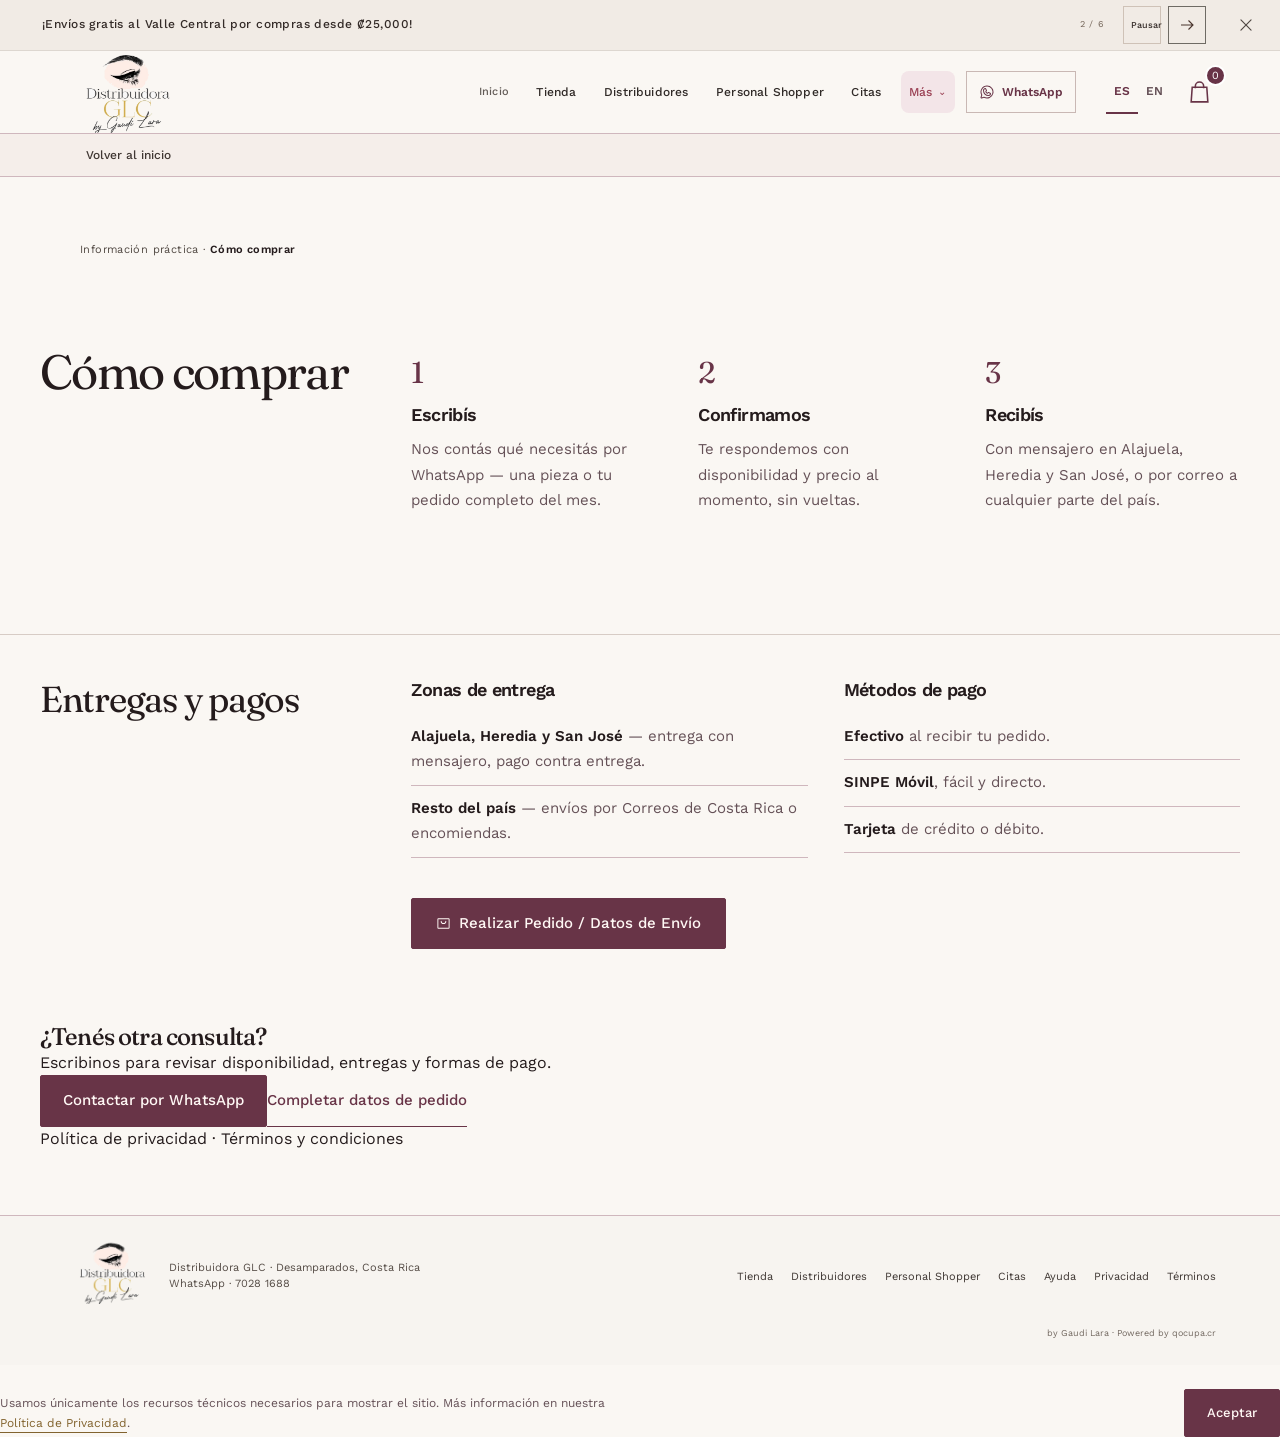
<file: ayuda.html>
<!doctype html><html lang="es"><head><meta charset="utf-8"><meta name="viewport" content="width=device-width,initial-scale=1"><meta name="theme-color" content="#f8f5f1"><title>Ayuda e información · Distribuidora GLC</title><meta name="description" content="Cómo comprar, entregas, métodos de pago y enlaces a pedidos y políticas de Distribuidora GLC."><link rel="icon" href="/favicon.ico" sizes="any"><link rel="preconnect" href="https://fonts.googleapis.com"><link rel="preconnect" href="https://fonts.gstatic.com" crossorigin><link href="https://fonts.googleapis.com/css2?family=Fraunces:opsz,wght@9..144,400;9..144,500;9..144,600&family=Work+Sans:wght@400;500;600;700&family=Caveat:wght@500;600&display=swap" rel="stylesheet">
<link rel="stylesheet" href="glc-base.css?v=v4"><link rel="stylesheet" href="glc-commerce.css?v=v4"><link rel="stylesheet" href="glc-home.css?v=v4"><link rel="stylesheet" href="glc-premium.css?v=v4"><link rel="stylesheet" href="glc-opportunities.css?v=v4"><link rel="stylesheet" href="glc-motion.css?v=v4"><link rel="stylesheet" href="glc-shell.css?v=v4"><link rel="stylesheet" href="glc-harmony.css?v=7"><script>if(window.parent!==window)document.documentElement.classList.add("embedded-view");</script><link rel="stylesheet" href="module-v9.css"><script src="module-v9.js" defer></script></head><body class="service-page glc-harmony"><a class="skip-link" href="#main-content">Saltar al contenido principal</a><svg aria-hidden="true" style="position:absolute;width:0;height:0;overflow:hidden" xmlns="http://www.w3.org/2000/svg">
  <symbol id="i-bag" viewBox="0 0 256 256"><path d="M216,40H40A16,16,0,0,0,24,56V200a16,16,0,0,0,16,16H216a16,16,0,0,0,16-16V56A16,16,0,0,0,216,40Zm0,160H40V56H216V200ZM176,88a48,48,0,0,1-96,0,8,8,0,0,1,16,0,32,32,0,0,0,64,0,8,8,0,0,1,16,0Z"></path></symbol>
  <symbol id="i-calendar" viewBox="0 0 256 256"><path d="M208,32H184V24a8,8,0,0,0-16,0v8H88V24a8,8,0,0,0-16,0v8H48A16,16,0,0,0,32,48V208a16,16,0,0,0,16,16H208a16,16,0,0,0,16-16V48A16,16,0,0,0,208,32ZM72,48v8a8,8,0,0,0,16,0V48h80v8a8,8,0,0,0,16,0V48h24V80H48V48ZM208,208H48V96H208V208Z"></path></symbol>
  <symbol id="i-plane" viewBox="0 0 256 256"><path d="M185.33,114.21l29.14-27.42.17-.17a32,32,0,0,0-45.26-45.26c0,.06-.11.11-.17.17L141.79,70.67l-83-30.2a8,8,0,0,0-8.39,1.86l-24,24a8,8,0,0,0,1.22,12.31l63.89,42.59L76.69,136H56a8,8,0,0,0-5.65,2.34l-24,24A8,8,0,0,0,29,175.42l36.82,14.73,14.7,36.75.06.16a8,8,0,0,0,13.18,2.47l23.87-23.88A8,8,0,0,0,120,200V179.31l14.76-14.76,42.59,63.89a8,8,0,0,0,12.31,1.22l24-24a8,8,0,0,0,1.86-8.39Zm-.07,97.23-42.59-63.88A8,8,0,0,0,136.8,144c-.27,0-.53,0-.79,0a8,8,0,0,0-5.66,2.35l-24,24A8,8,0,0,0,104,176v20.69L90.93,209.76,79.43,181A8,8,0,0,0,75,176.57l-28.74-11.5L59.32,152H80a8,8,0,0,0,5.66-2.34l24-24a8,8,0,0,0-1.22-12.32L44.56,70.74l13.5-13.49,83.22,30.26a8,8,0,0,0,8.56-2L180.78,52.6A16,16,0,0,1,203.4,75.23l-32.87,30.93a8,8,0,0,0-2,8.56l30.26,83.22Z"></path></symbol>
  <symbol id="i-gift" viewBox="0 0 256 256"><path d="M216,72H180.92c.39-.33.79-.65,1.17-1A29.53,29.53,0,0,0,192,49.57,32.62,32.62,0,0,0,158.44,16,29.53,29.53,0,0,0,137,25.91a54.94,54.94,0,0,0-9,14.48,54.94,54.94,0,0,0-9-14.48A29.53,29.53,0,0,0,97.56,16,32.62,32.62,0,0,0,64,49.57,29.53,29.53,0,0,0,73.91,71c.38.33.78.65,1.17,1H40A16,16,0,0,0,24,88v32a16,16,0,0,0,16,16v64a16,16,0,0,0,16,16H200a16,16,0,0,0,16-16V136a16,16,0,0,0,16-16V88A16,16,0,0,0,216,72ZM149,36.51a13.69,13.69,0,0,1,10-4.5h.49A16.62,16.62,0,0,1,176,49.08a13.69,13.69,0,0,1-4.5,10c-9.49,8.4-25.24,11.36-35,12.4C137.7,60.89,141,45.5,149,36.51Zm-64.09.36A16.63,16.63,0,0,1,96.59,32h.49a13.69,13.69,0,0,1,10,4.5c8.39,9.48,11.35,25.2,12.39,34.92-9.72-1-25.44-4-34.92-12.39a13.69,13.69,0,0,1-4.5-10A16.6,16.6,0,0,1,84.87,36.87ZM40,88h80v32H40Zm16,48h64v64H56Zm144,64H136V136h64Zm16-80H136V88h80v32Z"></path></symbol>
  <symbol id="i-whatsapp" viewBox="0 0 256 256"><path d="M187.58,144.84l-32-16a8,8,0,0,0-8,.5l-14.69,9.8a40.55,40.55,0,0,1-16-16l9.8-14.69a8,8,0,0,0,.5-8l-16-32A8,8,0,0,0,104,64a40,40,0,0,0-40,40,88.1,88.1,0,0,0,88,88,40,40,0,0,0,40-40A8,8,0,0,0,187.58,144.84ZM152,176a72.08,72.08,0,0,1-72-72A24,24,0,0,1,99.29,80.46l11.48,23L101,118a8,8,0,0,0-.73,7.51,56.47,56.47,0,0,0,30.15,30.15A8,8,0,0,0,138,155l14.61-9.74,23,11.48A24,24,0,0,1,152,176ZM128,24A104,104,0,0,0,36.18,176.88L24.83,210.93a16,16,0,0,0,20.24,20.24l34.05-11.35A104,104,0,1,0,128,24Zm0,192a87.87,87.87,0,0,1-44.06-11.81,8,8,0,0,0-6.54-.67L40,216,52.47,178.6a8,8,0,0,0-.66-6.54A88,88,0,1,1,128,216Z"></path></symbol>
  <symbol id="i-grad-cap" viewBox="0 0 256 256"><path d="M251.76,88.94l-120-64a8,8,0,0,0-7.52,0l-120,64a8,8,0,0,0,0,14.12L32,117.87v48.42a15.91,15.91,0,0,0,4.06,10.65C49.16,191.53,78.51,216,128,216a130,130,0,0,0,48-8.76V240a8,8,0,0,0,16,0V199.51a115.63,115.63,0,0,0,27.94-22.57A15.91,15.91,0,0,0,224,166.29V117.87l27.76-14.81a8,8,0,0,0,0-14.12ZM128,200c-43.27,0-68.72-21.14-80-33.71V126.4l76.24,40.66a8,8,0,0,0,7.52,0L176,143.47v46.34C163.4,195.69,147.52,200,128,200Zm80-33.75a97.83,97.83,0,0,1-16,14.25V134.93l16-8.53ZM188,118.94l-.22-.13-56-29.87a8,8,0,0,0-7.52,14.12L171,128l-43,22.93L25,96,128,41.07,231,96Z"></path></symbol>
  <symbol id="i-rocket" viewBox="0 0 256 256"><path d="M223.85,47.12a16,16,0,0,0-15-15c-12.58-.75-44.73.4-71.41,27.07L132.69,64H74.36A15.91,15.91,0,0,0,63,68.68L28.7,103a16,16,0,0,0,9.07,27.16l38.47,5.37,44.21,44.21,5.37,38.49a15.94,15.94,0,0,0,10.78,12.92,16.11,16.11,0,0,0,5.1.83A15.91,15.91,0,0,0,153,227.3L187.32,193A15.91,15.91,0,0,0,192,181.64V123.31l4.77-4.77C223.45,91.86,224.6,59.71,223.85,47.12ZM74.36,80h42.33L77.16,119.52,40,114.34Zm74.41-9.45a76.65,76.65,0,0,1,59.11-22.47,76.46,76.46,0,0,1-22.42,59.16L128,164.68,91.32,128ZM176,181.64,141.67,216l-5.19-37.17L176,139.31Zm-74.16,9.5C97.34,201,82.29,224,40,224a8,8,0,0,1-8-8c0-42.29,23-57.34,32.86-61.85a8,8,0,0,1,6.64,14.56c-6.43,2.93-20.62,12.36-23.12,38.91,26.55-2.5,36-16.69,38.91-23.12a8,8,0,1,1,14.56,6.64Z"></path></symbol>
  <symbol id="i-sparkle" viewBox="0 0 256 256"><path d="M197.58,129.06,146,110l-19-51.62a15.92,15.92,0,0,0-29.88,0L78,110l-51.62,19a15.92,15.92,0,0,0,0,29.88L78,178l19,51.62a15.92,15.92,0,0,0,29.88,0L146,178l51.62-19a15.92,15.92,0,0,0,0-29.88ZM137,164.22a8,8,0,0,0-4.74,4.74L112,223.85,91.78,169A8,8,0,0,0,87,164.22L32.15,144,87,123.78A8,8,0,0,0,91.78,119L112,64.15,132.22,119a8,8,0,0,0,4.74,4.74L191.85,144ZM144,40a8,8,0,0,1,8-8h16V16a8,8,0,0,1,16,0V32h16a8,8,0,0,1,0,16H184V64a8,8,0,0,1-16,0V48H152A8,8,0,0,1,144,40ZM248,88a8,8,0,0,1-8,8h-8v8a8,8,0,0,1-16,0V96h-8a8,8,0,0,1,0-16h8V72a8,8,0,0,1,16,0v8h8A8,8,0,0,1,248,88Z"></path></symbol>
  <symbol id="i-calendar-check" viewBox="0 0 256 256"><path d="M208,32H184V24a8,8,0,0,0-16,0v8H88V24a8,8,0,0,0-16,0v8H48A16,16,0,0,0,32,48V208a16,16,0,0,0,16,16H208a16,16,0,0,0,16-16V48A16,16,0,0,0,208,32ZM72,48v8a8,8,0,0,0,16,0V48h80v8a8,8,0,0,0,16,0V48h24V80H48V48ZM208,208H48V96H208V208Zm-38.34-85.66a8,8,0,0,1,0,11.32l-48,48a8,8,0,0,1-11.32,0l-24-24a8,8,0,0,1,11.32-11.32L116,164.69l42.34-42.35A8,8,0,0,1,169.66,122.34Z"></path></symbol>
  <symbol id="i-image" viewBox="0 0 256 256"><path d="M216,40H40A16,16,0,0,0,24,56V200a16,16,0,0,0,16,16H216a16,16,0,0,0,16-16V56A16,16,0,0,0,216,40Zm0,16V158.75l-26.07-26.06a16,16,0,0,0-22.63,0l-20,20-44-44a16,16,0,0,0-22.62,0L40,149.37V56ZM40,172l52-52,80,80H40Zm176,28H194.63l-36-36,20-20L216,181.38V200ZM144,100a12,12,0,1,1,12,12A12,12,0,0,1,144,100Z"></path></symbol>
  <symbol id="i-pin" viewBox="0 0 256 256"><path d="M128,64a40,40,0,1,0,40,40A40,40,0,0,0,128,64Zm0,64a24,24,0,1,1,24-24A24,24,0,0,1,128,128Zm0-112a88.1,88.1,0,0,0-88,88c0,31.4,14.51,64.68,42,96.25a254.19,254.19,0,0,0,41.45,38.3,8,8,0,0,0,9.18,0A254.19,254.19,0,0,0,174,200.25c27.45-31.57,42-64.85,42-96.25A88.1,88.1,0,0,0,128,16Zm0,206c-16.53-13-72-60.75-72-118a72,72,0,0,1,144,0C200,161.23,144.53,209,128,222Z"></path></symbol>
  <symbol id="i-envelope" viewBox="0 0 256 256"><path d="M224,48H32a8,8,0,0,0-8,8V192a16,16,0,0,0,16,16H216a16,16,0,0,0,16-16V56A8,8,0,0,0,224,48ZM203.43,64,128,133.15,52.57,64ZM216,192H40V74.19l82.59,75.71a8,8,0,0,0,10.82,0L216,74.19V192Z"></path></symbol>
  <symbol id="i-instagram" viewBox="0 0 256 256"><path d="M128,80a48,48,0,1,0,48,48A48.05,48.05,0,0,0,128,80Zm0,80a32,32,0,1,1,32-32A32,32,0,0,1,128,160ZM176,24H80A56.06,56.06,0,0,0,24,80v96a56.06,56.06,0,0,0,56,56h96a56.06,56.06,0,0,0,56-56V80A56.06,56.06,0,0,0,176,24Zm40,152a40,40,0,0,1-40,40H80a40,40,0,0,1-40-40V80A40,40,0,0,1,80,40h96a40,40,0,0,1,40,40ZM192,76a12,12,0,1,1-12-12A12,12,0,0,1,192,76Z"></path></symbol>
  <symbol id="i-facebook" viewBox="0 0 256 256"><path d="M128,24A104,104,0,1,0,232,128,104.11,104.11,0,0,0,128,24Zm8,191.63V152h24a8,8,0,0,0,0-16H136V112a16,16,0,0,1,16-16h16a8,8,0,0,0,0-16H152a32,32,0,0,0-32,32v24H96a8,8,0,0,0,0,16h24v63.63a88,88,0,1,1,16,0Z"></path></symbol>
  <symbol id="i-x" viewBox="0 0 256 256"><path d="M205.66,194.34a8,8,0,0,1-11.32,11.32L128,139.31,61.66,205.66a8,8,0,0,1-11.32-11.32L116.69,128,50.34,61.66A8,8,0,0,1,61.66,50.34L128,116.69l66.34-66.35a8,8,0,0,1,11.32,11.32L139.31,128Z"></path></symbol>
  <symbol id="i-lock" viewBox="0 0 256 256"><path d="M208,80H176V56a48,48,0,0,0-96,0V80H48A16,16,0,0,0,32,96V208a16,16,0,0,0,16,16H208a16,16,0,0,0,16-16V96A16,16,0,0,0,208,80ZM96,56a32,32,0,0,1,64,0V80H96ZM208,208H48V96H208V208Z"></path></symbol>
  <symbol id="i-search" viewBox="0 0 256 256"><path d="M229.66,218.34l-50.07-50.06a88.11,88.11,0,1,0-11.31,11.31l50.06,50.07a8,8,0,0,0,11.32-11.32ZM40,112a72,72,0,1,1,72,72A72.08,72.08,0,0,1,40,112Z"></path></symbol>
  <symbol id="i-sliders" viewBox="0 0 256 256"><path d="M40,88H73a32,32,0,0,0,62,0h81a8,8,0,0,0,0-16H135a32,32,0,0,0-62,0H40a8,8,0,0,0,0,16Zm64-24A16,16,0,1,1,88,80,16,16,0,0,1,104,64ZM216,168H199a32,32,0,0,0-62,0H40a8,8,0,0,0,0,16h97a32,32,0,0,0,62,0h17a8,8,0,0,0,0-16Zm-48,24a16,16,0,1,1,16-16A16,16,0,0,1,168,192Z"></path></symbol>
  <symbol id="i-arrow-right" viewBox="0 0 256 256"><path d="M221.66,133.66l-72,72a8,8,0,0,1-11.32-11.32L196.69,136H40a8,8,0,0,1,0-16H196.69L138.34,61.66a8,8,0,0,1,11.32-11.32l72,72A8,8,0,0,1,221.66,133.66Z"></path></symbol>
  <symbol id="i-grid" viewBox="0 0 256 256"><path d="M104,40H56A16,16,0,0,0,40,56v48a16,16,0,0,0,16,16h48a16,16,0,0,0,16-16V56A16,16,0,0,0,104,40Zm0,64H56V56h48v48Zm96-64H152a16,16,0,0,0-16,16v48a16,16,0,0,0,16,16h48a16,16,0,0,0,16-16V56A16,16,0,0,0,200,40Zm0,64H152V56h48v48Zm-96,32H56a16,16,0,0,0-16,16v48a16,16,0,0,0,16,16h48a16,16,0,0,0,16-16V152A16,16,0,0,0,104,136Zm0,64H56V152h48v48Zm96-64H152a16,16,0,0,0-16,16v48a16,16,0,0,0,16,16h48a16,16,0,0,0,16-16V152A16,16,0,0,0,200,136Zm0,64H152V152h48v48Z"></path></symbol>
  <symbol id="i-tag" viewBox="0 0 256 256"><path d="M243.31,136,144,36.69A15.86,15.86,0,0,0,132.69,32H40a8,8,0,0,0-8,8v92.69A15.86,15.86,0,0,0,36.69,144L136,243.31a16,16,0,0,0,22.63,0l84.68-84.68a16,16,0,0,0,0-22.63Zm-96,96L48,132.69V48h84.69L232,147.31ZM96,84A12,12,0,1,1,84,72,12,12,0,0,1,96,84Z"></path></symbol>
  <symbol id="i-tiktok" viewBox="0 0 24 24"><path d="M16.5 3c.5 2.7 2 4.3 4.5 4.5v3a8 8 0 0 1-4.5-1.4V16a6 6 0 1 1-6-6v3a3 3 0 1 0 3 3V3z"></path></symbol>
</svg>
<div class="promo-banner" id="promoBanner"><div class="promo-banner__inner">
  <p class="promo-banner__text"><span class="growth-promo-label">PARA TU ESTUDIO</span><a class="growth-promo-link" href="catalogo.html"><span class="growth-promo-copy">¡Envíos gratis al Valle Central por compras desde ₡25,000!</span><svg class="growth-promo-arrow" viewBox="0 0 24 24" aria-hidden="true"><path d="M4 12h15m-6-6 6 6-6 6"/></svg></a></p>
  <button class="promo-banner__close" type="button" aria-label="Cerrar banner promocional"><svg class="icon" aria-hidden="true"><use href="#i-x"/></svg></button>
</div></div>
<header class="site"><div class="header-row">
  <a class="brand-lockup" href="index.html" aria-label="Distribuidora GLC by Gaudi Lara, inicio"><img src="img/editorial/glc-logo-transparent.png" alt="Distribuidora GLC by Gaudi Lara" width="800" height="570"></a>
  <button class="mobile-menu-toggle" type="button" aria-expanded="false" aria-controls="primaryNav">Menú</button>
  <a class="mobile-whatsapp" href="https://wa.me/50670281688" target="_blank" rel="noopener noreferrer" aria-label="Escribir por WhatsApp"><svg class="icon" aria-hidden="true"><use href="#i-whatsapp"/></svg></a>
  <nav class="header-nav" id="primaryNav" aria-label="Navegación principal">
    <a class="btn btn-nav nav-home-return" href="index.html" data-en="Home">Inicio</a>
    <a class="btn btn-nav" href="catalogo.html" data-en="Store">Tienda</a>
    <a class="btn btn-nav" href="distribuidores.html" data-en="Distributors">Distribuidores</a>
    <a class="btn btn-nav" href="personal-shopper.html" data-en="Personal Shopper">Personal Shopper</a>
    <a class="btn btn-nav" href="citas.html" data-en="Appointments">Citas</a>
    <div class="nav-more"><button type="button" class="btn btn-nav" id="navMoreBtn" aria-haspopup="true" aria-expanded="false" data-en="More">Más <span class="nav-more__caret" aria-hidden="true">⌄</span></button>
      <div class="nav-more__menu" id="navMoreMenu">
        <a href="apartados.html" data-en="Reservations">Sistema de apartados</a>
        <a href="beneficios.html" data-en="GLC benefits">Beneficios GLC</a>
        <a href="ayuda.html" data-en="Help & information">Ayuda e información</a>
        <a href="recompensas.html" data-en="Rewards">Recompensas</a>
        <a href="pedido.html" data-en="Place an order">Realizar pedido</a>
      </div>
    </div>
    <a class="nav-contact" href="https://wa.me/50670281688" target="_blank" rel="noopener noreferrer"><svg class="icon" aria-hidden="true"><use href="#i-whatsapp"/></svg><span data-en="WhatsApp">WhatsApp</span></a>
  </nav>
</div></header><div class="page-return"><a href="index.html"><svg class="icon" aria-hidden="true"><use href="#i-arrow-left"/></svg><span data-en="Back to home">Volver al inicio</span></a></div><main id="main-content" class="service-main"><p class="service-route-note">Información práctica · <strong>Cómo comprar</strong></p><section class="home-service" id="como-comprar"><section>
  <div class="wrap">
    <div class="section-head reveal">
      <h1>Cómo comprar</h1>
    </div>
    <div class="steps reveal-stagger">
      <div class="step">
        <span class="num">1</span>
        <h3>Escribís</h3>
        <p>Nos contás qué necesitás por WhatsApp — una pieza o tu pedido completo del mes.</p>
      </div>
      <div class="step">
        <span class="num">2</span>
        <h3>Confirmamos</h3>
        <p>Te respondemos con disponibilidad y precio al momento, sin vueltas.</p>
      </div>
      <div class="step">
        <span class="num">3</span>
        <h3>Recibís</h3>
        <p>Con mensajero en Alajuela, Heredia y San José, o por correo a cualquier parte del país.</p>
      </div>
    </div>
  </div>
</section></section><section class="home-service" id="entrega"><section>
  <div class="wrap">
    <div class="section-head reveal">
      <h2>Entregas y pagos</h2>
    </div>
    <div class="info-grid">
      <div>
        <h3>Zonas de entrega</h3>
        <ul>
          <li><strong>Alajuela, Heredia y San José</strong> — entrega con mensajero, pago contra entrega.</li>
          <li><strong>Resto del país</strong> — envíos por Correos de Costa Rica o encomiendas.</li>
        </ul>
      </div>
      <div>
        <h3>Métodos de pago</h3>
        <ul>
          <li><strong>Efectivo</strong> al recibir tu pedido.</li>
          <li><strong>SINPE Móvil</strong>, fácil y directo.</li>
          <li><strong>Tarjeta</strong> de crédito o débito.</li>
        </ul>
      </div>
    </div>
    <div class="entrega-cta">
      <a class="btn btn-primary" href="pedido.html"><svg class="icon" aria-hidden="true"><use href="#i-bag"></use></svg> Realizar Pedido / Datos de Envío</a>
    </div>
  </div>
</section></section><section class="help-contact wrap"><h2>¿Tenés otra consulta?</h2><p>Escribinos para revisar disponibilidad, entregas y formas de pago.</p><a class="btn btn-primary" href="https://wa.me/50670281688" target="_blank" rel="noopener noreferrer">Contactar por WhatsApp</a><a class="btn btn-ghost" href="pedido.html">Completar datos de pedido</a><p><a href="privacidad.html">Política de privacidad</a> · <a href="terminos.html">Términos y condiciones</a></p></section></main><footer class="service-footer"><div class="service-footer__row">
  <div class="service-footer__brand"><a href="index.html" aria-label="Distribuidora GLC, inicio"><img src="img/editorial/glc-logo-transparent.png" alt="Distribuidora GLC by Gaudi Lara" width="800" height="570"></a><p>Distribuidora GLC &middot; Desamparados, Costa Rica<br><a href="https://wa.me/50670281688" target="_blank" rel="noopener noreferrer">WhatsApp &middot; 7028 1688</a></p></div>
  <nav class="service-footer__links" aria-label="Enlaces del pie"><a href="catalogo.html">Tienda</a><a href="distribuidores.html">Distribuidores</a><a href="personal-shopper.html">Personal Shopper</a><a href="citas.html">Citas</a><a href="ayuda.html">Ayuda</a><a href="privacidad.html">Privacidad</a><a href="terminos.html">Términos</a></nav>
</div><p class="service-footer__credit">by Gaudi Lara · Powered by <a href="https://qocupa.cr/" target="_blank" rel="noopener">qocupa.cr</a></p></footer><div class="cookie-bar" id="cookieBar"><p class="cookie-bar__text">Usamos únicamente los recursos técnicos necesarios para mostrar el sitio. Más información en nuestra <a href="privacidad.html">Política de Privacidad</a>.</p><button type="button" class="btn btn-primary cookie-bar__accept" id="cookieAccept">Aceptar</button></div><script src="data/glc-catalog.js?v=owner-20261006-final"></script><script src="glc-qocupa-catalog.js?v=1"></script>
<script src="glc-page-runtime.js?v=v4"></script><script src="glc-commerce.js?v=v4"></script><script src="glc-store.js?v=v4"></script><script src="glc-growth.js?v=v4"></script><script src="glc-opportunities.js?v=v4"></script><script src="glc-premium-motion.js?v=v4"></script><script src="glc-navigation.js?v=v4"></script><script src="glc-harmony.js?v=7"></script></body></html>
</file>
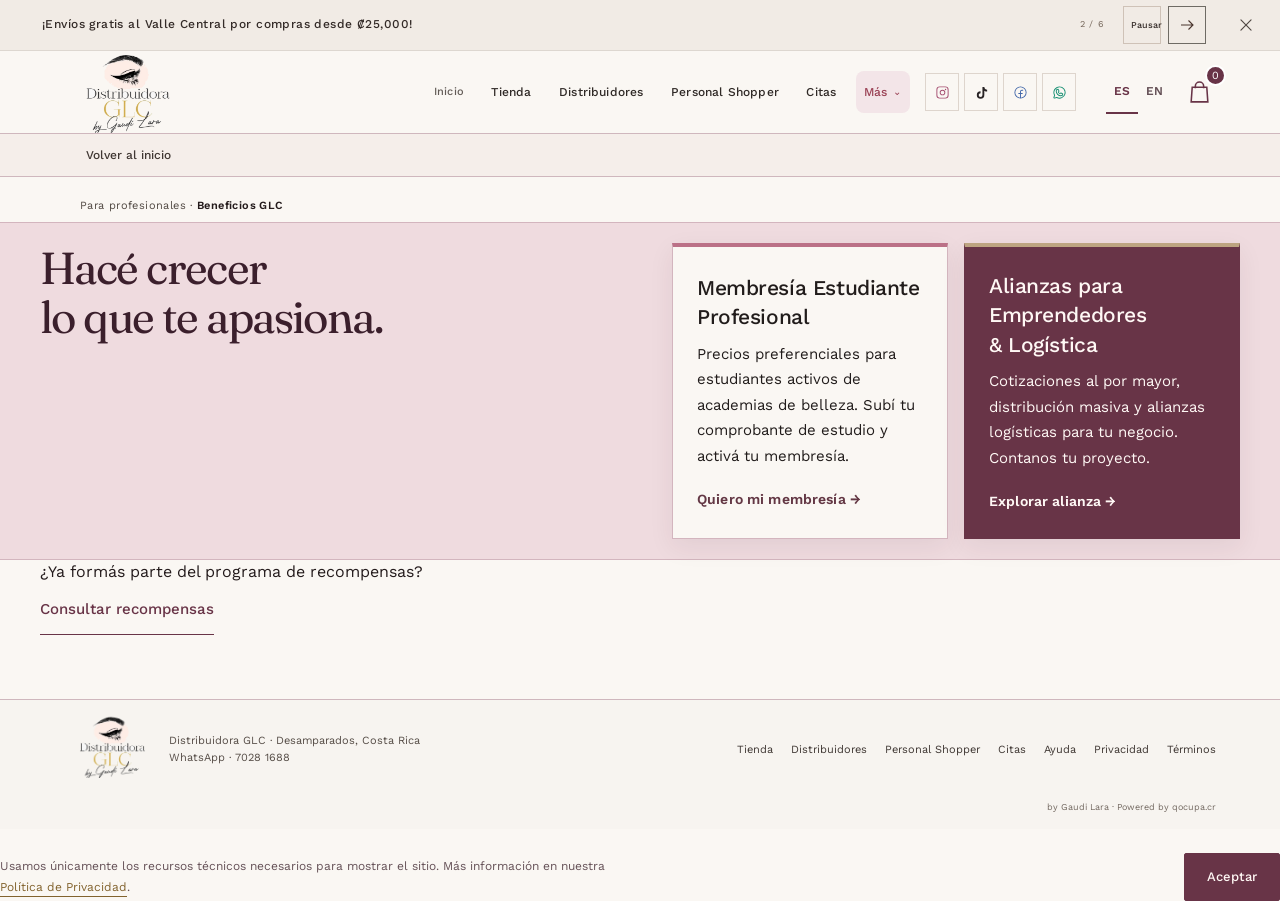
<file: beneficios.html>
<!doctype html><html lang="es"><head><meta charset="utf-8"><meta name="viewport" content="width=device-width,initial-scale=1"><meta name="theme-color" content="#f8f5f1"><title>Beneficios GLC · Membresías y programas</title><meta name="description" content="Conocé los programas profesionales y membresías GLC, sus condiciones y cómo hacer una consulta."><link rel="icon" href="/favicon.ico" sizes="any"><link rel="preconnect" href="https://fonts.googleapis.com"><link rel="preconnect" href="https://fonts.gstatic.com" crossorigin><link href="https://fonts.googleapis.com/css2?family=Fraunces:opsz,wght@9..144,400;9..144,500;9..144,600&family=Work+Sans:wght@400;500;600;700&family=Caveat:wght@500;600&display=swap" rel="stylesheet">
<link rel="stylesheet" href="glc-base.css?v=v4"><link rel="stylesheet" href="glc-commerce.css?v=v4"><link rel="stylesheet" href="glc-home.css?v=v4"><link rel="stylesheet" href="glc-premium.css?v=v4"><link rel="stylesheet" href="glc-opportunities.css?v=v4"><link rel="stylesheet" href="glc-motion.css?v=v4"><link rel="stylesheet" href="glc-shell.css?v=v4"><link rel="stylesheet" href="glc-v6-compact.css?v=1"><link rel="stylesheet" href="glc-harmony.css?v=7"><script>if(window.parent!==window)document.documentElement.classList.add("embedded-view");</script><link rel="stylesheet" href="module-v9.css"><script src="module-v9.js" defer></script></head><body class="service-page glc-harmony"><a class="skip-link" href="#main-content">Saltar al contenido principal</a><svg aria-hidden="true" style="position:absolute;width:0;height:0;overflow:hidden" xmlns="http://www.w3.org/2000/svg">
  <symbol id="i-bag" viewBox="0 0 256 256"><path d="M216,40H40A16,16,0,0,0,24,56V200a16,16,0,0,0,16,16H216a16,16,0,0,0,16-16V56A16,16,0,0,0,216,40Zm0,160H40V56H216V200ZM176,88a48,48,0,0,1-96,0,8,8,0,0,1,16,0,32,32,0,0,0,64,0,8,8,0,0,1,16,0Z"></path></symbol>
  <symbol id="i-calendar" viewBox="0 0 256 256"><path d="M208,32H184V24a8,8,0,0,0-16,0v8H88V24a8,8,0,0,0-16,0v8H48A16,16,0,0,0,32,48V208a16,16,0,0,0,16,16H208a16,16,0,0,0,16-16V48A16,16,0,0,0,208,32ZM72,48v8a8,8,0,0,0,16,0V48h80v8a8,8,0,0,0,16,0V48h24V80H48V48ZM208,208H48V96H208V208Z"></path></symbol>
  <symbol id="i-plane" viewBox="0 0 256 256"><path d="M185.33,114.21l29.14-27.42.17-.17a32,32,0,0,0-45.26-45.26c0,.06-.11.11-.17.17L141.79,70.67l-83-30.2a8,8,0,0,0-8.39,1.86l-24,24a8,8,0,0,0,1.22,12.31l63.89,42.59L76.69,136H56a8,8,0,0,0-5.65,2.34l-24,24A8,8,0,0,0,29,175.42l36.82,14.73,14.7,36.75.06.16a8,8,0,0,0,13.18,2.47l23.87-23.88A8,8,0,0,0,120,200V179.31l14.76-14.76,42.59,63.89a8,8,0,0,0,12.31,1.22l24-24a8,8,0,0,0,1.86-8.39Zm-.07,97.23-42.59-63.88A8,8,0,0,0,136.8,144c-.27,0-.53,0-.79,0a8,8,0,0,0-5.66,2.35l-24,24A8,8,0,0,0,104,176v20.69L90.93,209.76,79.43,181A8,8,0,0,0,75,176.57l-28.74-11.5L59.32,152H80a8,8,0,0,0,5.66-2.34l24-24a8,8,0,0,0-1.22-12.32L44.56,70.74l13.5-13.49,83.22,30.26a8,8,0,0,0,8.56-2L180.78,52.6A16,16,0,0,1,203.4,75.23l-32.87,30.93a8,8,0,0,0-2,8.56l30.26,83.22Z"></path></symbol>
  <symbol id="i-gift" viewBox="0 0 256 256"><path d="M216,72H180.92c.39-.33.79-.65,1.17-1A29.53,29.53,0,0,0,192,49.57,32.62,32.62,0,0,0,158.44,16,29.53,29.53,0,0,0,137,25.91a54.94,54.94,0,0,0-9,14.48,54.94,54.94,0,0,0-9-14.48A29.53,29.53,0,0,0,97.56,16,32.62,32.62,0,0,0,64,49.57,29.53,29.53,0,0,0,73.91,71c.38.33.78.65,1.17,1H40A16,16,0,0,0,24,88v32a16,16,0,0,0,16,16v64a16,16,0,0,0,16,16H200a16,16,0,0,0,16-16V136a16,16,0,0,0,16-16V88A16,16,0,0,0,216,72ZM149,36.51a13.69,13.69,0,0,1,10-4.5h.49A16.62,16.62,0,0,1,176,49.08a13.69,13.69,0,0,1-4.5,10c-9.49,8.4-25.24,11.36-35,12.4C137.7,60.89,141,45.5,149,36.51Zm-64.09.36A16.63,16.63,0,0,1,96.59,32h.49a13.69,13.69,0,0,1,10,4.5c8.39,9.48,11.35,25.2,12.39,34.92-9.72-1-25.44-4-34.92-12.39a13.69,13.69,0,0,1-4.5-10A16.6,16.6,0,0,1,84.87,36.87ZM40,88h80v32H40Zm16,48h64v64H56Zm144,64H136V136h64Zm16-80H136V88h80v32Z"></path></symbol>
  <symbol id="i-whatsapp" viewBox="0 0 256 256"><path d="M187.58,144.84l-32-16a8,8,0,0,0-8,.5l-14.69,9.8a40.55,40.55,0,0,1-16-16l9.8-14.69a8,8,0,0,0,.5-8l-16-32A8,8,0,0,0,104,64a40,40,0,0,0-40,40,88.1,88.1,0,0,0,88,88,40,40,0,0,0,40-40A8,8,0,0,0,187.58,144.84ZM152,176a72.08,72.08,0,0,1-72-72A24,24,0,0,1,99.29,80.46l11.48,23L101,118a8,8,0,0,0-.73,7.51,56.47,56.47,0,0,0,30.15,30.15A8,8,0,0,0,138,155l14.61-9.74,23,11.48A24,24,0,0,1,152,176ZM128,24A104,104,0,0,0,36.18,176.88L24.83,210.93a16,16,0,0,0,20.24,20.24l34.05-11.35A104,104,0,1,0,128,24Zm0,192a87.87,87.87,0,0,1-44.06-11.81,8,8,0,0,0-6.54-.67L40,216,52.47,178.6a8,8,0,0,0-.66-6.54A88,88,0,1,1,128,216Z"></path></symbol>
  <symbol id="i-grad-cap" viewBox="0 0 256 256"><path d="M251.76,88.94l-120-64a8,8,0,0,0-7.52,0l-120,64a8,8,0,0,0,0,14.12L32,117.87v48.42a15.91,15.91,0,0,0,4.06,10.65C49.16,191.53,78.51,216,128,216a130,130,0,0,0,48-8.76V240a8,8,0,0,0,16,0V199.51a115.63,115.63,0,0,0,27.94-22.57A15.91,15.91,0,0,0,224,166.29V117.87l27.76-14.81a8,8,0,0,0,0-14.12ZM128,200c-43.27,0-68.72-21.14-80-33.71V126.4l76.24,40.66a8,8,0,0,0,7.52,0L176,143.47v46.34C163.4,195.69,147.52,200,128,200Zm80-33.75a97.83,97.83,0,0,1-16,14.25V134.93l16-8.53ZM188,118.94l-.22-.13-56-29.87a8,8,0,0,0-7.52,14.12L171,128l-43,22.93L25,96,128,41.07,231,96Z"></path></symbol>
  <symbol id="i-rocket" viewBox="0 0 256 256"><path d="M223.85,47.12a16,16,0,0,0-15-15c-12.58-.75-44.73.4-71.41,27.07L132.69,64H74.36A15.91,15.91,0,0,0,63,68.68L28.7,103a16,16,0,0,0,9.07,27.16l38.47,5.37,44.21,44.21,5.37,38.49a15.94,15.94,0,0,0,10.78,12.92,16.11,16.11,0,0,0,5.1.83A15.91,15.91,0,0,0,153,227.3L187.32,193A15.91,15.91,0,0,0,192,181.64V123.31l4.77-4.77C223.45,91.86,224.6,59.71,223.85,47.12ZM74.36,80h42.33L77.16,119.52,40,114.34Zm74.41-9.45a76.65,76.65,0,0,1,59.11-22.47,76.46,76.46,0,0,1-22.42,59.16L128,164.68,91.32,128ZM176,181.64,141.67,216l-5.19-37.17L176,139.31Zm-74.16,9.5C97.34,201,82.29,224,40,224a8,8,0,0,1-8-8c0-42.29,23-57.34,32.86-61.85a8,8,0,0,1,6.64,14.56c-6.43,2.93-20.62,12.36-23.12,38.91,26.55-2.5,36-16.69,38.91-23.12a8,8,0,1,1,14.56,6.64Z"></path></symbol>
  <symbol id="i-sparkle" viewBox="0 0 256 256"><path d="M197.58,129.06,146,110l-19-51.62a15.92,15.92,0,0,0-29.88,0L78,110l-51.62,19a15.92,15.92,0,0,0,0,29.88L78,178l19,51.62a15.92,15.92,0,0,0,29.88,0L146,178l51.62-19a15.92,15.92,0,0,0,0-29.88ZM137,164.22a8,8,0,0,0-4.74,4.74L112,223.85,91.78,169A8,8,0,0,0,87,164.22L32.15,144,87,123.78A8,8,0,0,0,91.78,119L112,64.15,132.22,119a8,8,0,0,0,4.74,4.74L191.85,144ZM144,40a8,8,0,0,1,8-8h16V16a8,8,0,0,1,16,0V32h16a8,8,0,0,1,0,16H184V64a8,8,0,0,1-16,0V48H152A8,8,0,0,1,144,40ZM248,88a8,8,0,0,1-8,8h-8v8a8,8,0,0,1-16,0V96h-8a8,8,0,0,1,0-16h8V72a8,8,0,0,1,16,0v8h8A8,8,0,0,1,248,88Z"></path></symbol>
  <symbol id="i-calendar-check" viewBox="0 0 256 256"><path d="M208,32H184V24a8,8,0,0,0-16,0v8H88V24a8,8,0,0,0-16,0v8H48A16,16,0,0,0,32,48V208a16,16,0,0,0,16,16H208a16,16,0,0,0,16-16V48A16,16,0,0,0,208,32ZM72,48v8a8,8,0,0,0,16,0V48h80v8a8,8,0,0,0,16,0V48h24V80H48V48ZM208,208H48V96H208V208Zm-38.34-85.66a8,8,0,0,1,0,11.32l-48,48a8,8,0,0,1-11.32,0l-24-24a8,8,0,0,1,11.32-11.32L116,164.69l42.34-42.35A8,8,0,0,1,169.66,122.34Z"></path></symbol>
  <symbol id="i-image" viewBox="0 0 256 256"><path d="M216,40H40A16,16,0,0,0,24,56V200a16,16,0,0,0,16,16H216a16,16,0,0,0,16-16V56A16,16,0,0,0,216,40Zm0,16V158.75l-26.07-26.06a16,16,0,0,0-22.63,0l-20,20-44-44a16,16,0,0,0-22.62,0L40,149.37V56ZM40,172l52-52,80,80H40Zm176,28H194.63l-36-36,20-20L216,181.38V200ZM144,100a12,12,0,1,1,12,12A12,12,0,0,1,144,100Z"></path></symbol>
  <symbol id="i-pin" viewBox="0 0 256 256"><path d="M128,64a40,40,0,1,0,40,40A40,40,0,0,0,128,64Zm0,64a24,24,0,1,1,24-24A24,24,0,0,1,128,128Zm0-112a88.1,88.1,0,0,0-88,88c0,31.4,14.51,64.68,42,96.25a254.19,254.19,0,0,0,41.45,38.3,8,8,0,0,0,9.18,0A254.19,254.19,0,0,0,174,200.25c27.45-31.57,42-64.85,42-96.25A88.1,88.1,0,0,0,128,16Zm0,206c-16.53-13-72-60.75-72-118a72,72,0,0,1,144,0C200,161.23,144.53,209,128,222Z"></path></symbol>
  <symbol id="i-envelope" viewBox="0 0 256 256"><path d="M224,48H32a8,8,0,0,0-8,8V192a16,16,0,0,0,16,16H216a16,16,0,0,0,16-16V56A8,8,0,0,0,224,48ZM203.43,64,128,133.15,52.57,64ZM216,192H40V74.19l82.59,75.71a8,8,0,0,0,10.82,0L216,74.19V192Z"></path></symbol>
  <symbol id="i-instagram" viewBox="0 0 256 256"><path d="M128,80a48,48,0,1,0,48,48A48.05,48.05,0,0,0,128,80Zm0,80a32,32,0,1,1,32-32A32,32,0,0,1,128,160ZM176,24H80A56.06,56.06,0,0,0,24,80v96a56.06,56.06,0,0,0,56,56h96a56.06,56.06,0,0,0,56-56V80A56.06,56.06,0,0,0,176,24Zm40,152a40,40,0,0,1-40,40H80a40,40,0,0,1-40-40V80A40,40,0,0,1,80,40h96a40,40,0,0,1,40,40ZM192,76a12,12,0,1,1-12-12A12,12,0,0,1,192,76Z"></path></symbol>
  <symbol id="i-facebook" viewBox="0 0 256 256"><path d="M128,24A104,104,0,1,0,232,128,104.11,104.11,0,0,0,128,24Zm8,191.63V152h24a8,8,0,0,0,0-16H136V112a16,16,0,0,1,16-16h16a8,8,0,0,0,0-16H152a32,32,0,0,0-32,32v24H96a8,8,0,0,0,0,16h24v63.63a88,88,0,1,1,16,0Z"></path></symbol>
  <symbol id="i-x" viewBox="0 0 256 256"><path d="M205.66,194.34a8,8,0,0,1-11.32,11.32L128,139.31,61.66,205.66a8,8,0,0,1-11.32-11.32L116.69,128,50.34,61.66A8,8,0,0,1,61.66,50.34L128,116.69l66.34-66.35a8,8,0,0,1,11.32,11.32L139.31,128Z"></path></symbol>
  <symbol id="i-lock" viewBox="0 0 256 256"><path d="M208,80H176V56a48,48,0,0,0-96,0V80H48A16,16,0,0,0,32,96V208a16,16,0,0,0,16,16H208a16,16,0,0,0,16-16V96A16,16,0,0,0,208,80ZM96,56a32,32,0,0,1,64,0V80H96ZM208,208H48V96H208V208Z"></path></symbol>
  <symbol id="i-search" viewBox="0 0 256 256"><path d="M229.66,218.34l-50.07-50.06a88.11,88.11,0,1,0-11.31,11.31l50.06,50.07a8,8,0,0,0,11.32-11.32ZM40,112a72,72,0,1,1,72,72A72.08,72.08,0,0,1,40,112Z"></path></symbol>
  <symbol id="i-sliders" viewBox="0 0 256 256"><path d="M40,88H73a32,32,0,0,0,62,0h81a8,8,0,0,0,0-16H135a32,32,0,0,0-62,0H40a8,8,0,0,0,0,16Zm64-24A16,16,0,1,1,88,80,16,16,0,0,1,104,64ZM216,168H199a32,32,0,0,0-62,0H40a8,8,0,0,0,0,16h97a32,32,0,0,0,62,0h17a8,8,0,0,0,0-16Zm-48,24a16,16,0,1,1,16-16A16,16,0,0,1,168,192Z"></path></symbol>
  <symbol id="i-arrow-right" viewBox="0 0 256 256"><path d="M221.66,133.66l-72,72a8,8,0,0,1-11.32-11.32L196.69,136H40a8,8,0,0,1,0-16H196.69L138.34,61.66a8,8,0,0,1,11.32-11.32l72,72A8,8,0,0,1,221.66,133.66Z"></path></symbol>
  <symbol id="i-grid" viewBox="0 0 256 256"><path d="M104,40H56A16,16,0,0,0,40,56v48a16,16,0,0,0,16,16h48a16,16,0,0,0,16-16V56A16,16,0,0,0,104,40Zm0,64H56V56h48v48Zm96-64H152a16,16,0,0,0-16,16v48a16,16,0,0,0,16,16h48a16,16,0,0,0,16-16V56A16,16,0,0,0,200,40Zm0,64H152V56h48v48Zm-96,32H56a16,16,0,0,0-16,16v48a16,16,0,0,0,16,16h48a16,16,0,0,0,16-16V152A16,16,0,0,0,104,136Zm0,64H56V152h48v48Zm96-64H152a16,16,0,0,0-16,16v48a16,16,0,0,0,16,16h48a16,16,0,0,0,16-16V152A16,16,0,0,0,200,136Zm0,64H152V152h48v48Z"></path></symbol>
  <symbol id="i-tag" viewBox="0 0 256 256"><path d="M243.31,136,144,36.69A15.86,15.86,0,0,0,132.69,32H40a8,8,0,0,0-8,8v92.69A15.86,15.86,0,0,0,36.69,144L136,243.31a16,16,0,0,0,22.63,0l84.68-84.68a16,16,0,0,0,0-22.63Zm-96,96L48,132.69V48h84.69L232,147.31ZM96,84A12,12,0,1,1,84,72,12,12,0,0,1,96,84Z"></path></symbol>
  <symbol id="i-tiktok" viewBox="0 0 24 24"><path d="M16.5 3c.5 2.7 2 4.3 4.5 4.5v3a8 8 0 0 1-4.5-1.4V16a6 6 0 1 1-6-6v3a3 3 0 1 0 3 3V3z"></path></symbol>
</svg>
<div class="promo-banner" id="promoBanner"><div class="promo-banner__inner">
  <p class="promo-banner__text"><span class="growth-promo-label">PARA TU ESTUDIO</span><a class="growth-promo-link" href="catalogo.html"><span class="growth-promo-copy">¡Envíos gratis al Valle Central por compras desde ₡25,000!</span><svg class="growth-promo-arrow" viewBox="0 0 24 24" aria-hidden="true"><path d="M4 12h15m-6-6 6 6-6 6"/></svg></a></p>
  <button class="promo-banner__close" type="button" aria-label="Cerrar banner promocional"><svg class="icon" aria-hidden="true"><use href="#i-x"/></svg></button>
</div></div>
<header class="site"><div class="header-row">
  <a class="brand-lockup" href="index.html" aria-label="Distribuidora GLC by Gaudi Lara, inicio"><img src="img/editorial/glc-logo-transparent.png" alt="Distribuidora GLC by Gaudi Lara" width="800" height="570"></a>
  <button class="mobile-menu-toggle" type="button" aria-expanded="false" aria-controls="primaryNav">Menú</button>
  <a class="mobile-whatsapp" href="https://wa.me/50670281688" target="_blank" rel="noopener noreferrer" aria-label="Escribir por WhatsApp"><svg class="icon" aria-hidden="true"><use href="#i-whatsapp"/></svg></a>
  <nav class="header-nav" id="primaryNav" aria-label="Navegación principal">
    <a class="btn btn-nav nav-home-return" href="index.html" data-en="Home">Inicio</a>
    <a class="btn btn-nav" href="catalogo.html" data-en="Store">Tienda</a>
    <a class="btn btn-nav" href="distribuidores.html" data-en="Distributors">Distribuidores</a>
    <a class="btn btn-nav" href="personal-shopper.html" data-en="Personal Shopper">Personal Shopper</a>
    <a class="btn btn-nav" href="citas.html" data-en="Appointments">Citas</a>
    <div class="nav-more"><button type="button" class="btn btn-nav" id="navMoreBtn" aria-haspopup="true" aria-expanded="false" data-en="More">Más <span class="nav-more__caret" aria-hidden="true">⌄</span></button>
      <div class="nav-more__menu" id="navMoreMenu">
        <a href="apartados.html" data-en="Reservations">Sistema de apartados</a>
        <a href="beneficios.html" data-en="GLC benefits">Beneficios GLC</a>
        <a href="ayuda.html" data-en="Help & information">Ayuda e información</a>
        <a href="recompensas.html" data-en="Rewards">Recompensas</a>
        <a href="pedido.html" data-en="Place an order">Realizar pedido</a>
      </div>
    </div>
    <div class="header-social" role="group" aria-label="Redes sociales de GLC">
      <a href="https://www.instagram.com/distribuidoraglc" target="_blank" rel="noopener noreferrer" aria-label="Instagram de GLC"><svg class="icon" aria-hidden="true"><use href="#i-instagram"/></svg></a>
      <a href="https://www.tiktok.com/@distribuidoraglc" target="_blank" rel="noopener noreferrer" aria-label="TikTok de GLC"><svg class="icon" aria-hidden="true"><use href="#i-tiktok"/></svg></a>
      <a href="https://www.facebook.com/share/1HtPLkXZZc/" target="_blank" rel="noopener noreferrer" aria-label="Facebook de GLC"><svg class="icon" aria-hidden="true"><use href="#i-facebook"/></svg></a>
      <a href="https://wa.me/50670281688" target="_blank" rel="noopener noreferrer" aria-label="WhatsApp de GLC"><svg class="icon" aria-hidden="true"><use href="#i-whatsapp"/></svg></a>
    </div>
  </nav>
</div></header><div class="page-return"><a href="index.html"><svg class="icon" aria-hidden="true"><use href="#i-arrow-left"/></svg><span data-en="Back to home">Volver al inicio</span></a></div><main id="main-content" class="service-main"><p class="service-route-note">Para profesionales · <strong>Beneficios GLC</strong></p><section id="programas">
  <div class="wrap">
    <div class="section-head reveal">

      <h1>Hacé crecer<br>lo que te apasiona.</h1>
    </div>
    <div class="programs-grid reveal-stagger">
      <button type="button" class="program-card program-card--student" data-modal-open="#modalEstudiante">
        <div class="program-card__icon" aria-hidden="true"><svg class="icon" aria-hidden="true"><use href="#i-grad-cap"></use></svg></div>
        <h3>Membresía Estudiante Profesional</h3>
        <p>Precios preferenciales para estudiantes activos de academias de belleza. Subí tu comprobante de estudio y activá tu membresía.</p>
        <span class="program-card__cta">Quiero mi membresía →</span>
      </button>

      <button type="button" class="program-card program-card--b2b" data-modal-open="#modalEmprende">
        <span class="program-card__badge">B2B</span>
        <div class="program-card__icon" aria-hidden="true"><svg class="icon" aria-hidden="true"><use href="#i-rocket"></use></svg></div>
        <h3>Alianzas para Emprendedores &amp; Logística</h3>
        <p>Cotizaciones al por mayor, distribución masiva y alianzas logísticas para tu negocio. Contanos tu proyecto.</p>
        <span class="program-card__cta">Explorar alianza →</span>
      </button>
    </div>
  </div>
</section><div class="lux-overlay" id="modalEstudiante" aria-hidden="true">
  <div class="lux-modal" role="dialog" aria-modal="true" aria-labelledby="modalEstudianteTitle">
    <button type="button" class="lux-modal__close" aria-label="Cerrar ventana de membresía estudiante">×</button>
    <p class="lux-modal__kicker">Programa para estudiantes</p>
    <h3 id="modalEstudianteTitle"><svg class="icon" aria-hidden="true"><use href="#i-grad-cap"></use></svg> Membresía Estudiante Profesional</h3>
    <p class="lux-modal__desc">Activá precios preferenciales presentando tu comprobante de estudio activo en una academia o instituto de belleza.</p>

    <!-- ID listo para conexión futura con la pestaña "Estudiantes" de Google Sheets (Apps Script): #estudianteForm -->
    <form class="lux-form" id="estudianteForm" novalidate="">
      <div class="lux-field">
        <label for="est_nombre">Nombre completo <span class="req">*</span></label>
        <input type="text" id="est_nombre" name="nombre" autocomplete="name" placeholder="Nombre y apellidos" required="">
        <span class="error-msg">Ingresá tu nombre completo.</span>
      </div>

      <div class="lux-field">
        <label for="est_whatsapp">WhatsApp de contacto <span class="req">*</span></label>
        <input type="tel" id="est_whatsapp" name="whatsapp" autocomplete="tel" inputmode="tel" placeholder="Ej. 8888 8888" required="">
        <span class="error-msg">Ingresá tu número de WhatsApp.</span>
      </div>

      <div class="lux-field">
        <label for="est_correo">Correo electrónico <span class="req">*</span></label>
        <input type="email" id="est_correo" name="correo" autocomplete="email" placeholder="tucorreo@ejemplo.com" required="">
        <span class="error-msg">Ingresá un correo electrónico válido.</span>
      </div>

      <div class="lux-field">
        <label for="est_instituto">Instituto / Academia de belleza <span class="req">*</span></label>
        <input type="text" id="est_instituto" name="instituto" placeholder="Nombre del instituto o academia" required="">
        <span class="error-msg">Ingresá el nombre de tu instituto o academia.</span>
      </div>

      <div class="lux-field lux-field--file">
        <label for="est_comprobante">Comprobante de estudio activo <span class="req">*</span></label>
        <input type="file" id="est_comprobante" name="comprobante" accept="image/*,.pdf" required="">
        <span class="lux-field__hint">Carné vigente, constancia o recibo de matrícula (imagen o PDF).</span>
        <span class="error-msg">Adjuntá tu comprobante de estudio activo.</span>
      </div>

      <div class="lux-field lux-consent-field">
        <label class="lux-consent">
          <input type="checkbox" id="est_privacidad" name="privacidad" required="">
          <span><svg class="icon" aria-hidden="true"><use href="#i-lock"></use></svg> Acepto que mis datos personales y mi comprobante sean tratados de forma segura exclusivamente para validar mi membresía estudiante, conforme a la Ley 8968 y la <a href="privacidad.html" target="_blank" rel="noopener">Política de Privacidad</a> y los <a href="terminos.html" target="_blank" rel="noopener">Términos y Condiciones</a>.</span>
        </label>
        <span class="error-msg">Necesitamos tu confirmación para procesar la solicitud.</span>
      </div>

      <div class="lux-status" id="estudianteStatus" role="alert" aria-live="polite"></div>

      <button type="submit" class="btn lux-submit" id="estudianteSubmit"><svg class="icon" aria-hidden="true"><use href="#i-grad-cap"></use></svg> Solicitar membresía</button>
      <p class="lux-note">Validamos tu comprobante y te confirmamos tu membresía por WhatsApp.</p>
    </form>
  </div>
</div><div class="lux-overlay" id="modalEmprende" aria-hidden="true">
  <div class="lux-modal lux-modal--dark" role="dialog" aria-modal="true" aria-labelledby="modalEmprendeTitle">
    <button type="button" class="lux-modal__close" aria-label="Cerrar ventana de alianzas para emprendedores">×</button>
    <div class="cita-card">
      <p class="lux-modal__kicker">Alianzas B2B</p>
      <h3 id="modalEmprendeTitle" class="lux-modal__form-title"><svg class="icon" aria-hidden="true"><use href="#i-rocket"></use></svg> Alianzas para Emprendedores &amp; Logística</h3>
      <p class="lux-modal__desc">Contanos tu proyecto: cotizaciones al por mayor, distribución masiva o alianzas logísticas.</p>

      <!-- ID listo para conexión futura con la pestaña "Emprendedores B2B" de Google Sheets (Apps Script): #emprendeForm -->
      <form class="cita-form" id="emprendeForm" novalidate="">
        <div class="cita-field">
          <label for="emp_nombre">Nombre completo <span class="req">*</span></label>
          <input type="text" id="emp_nombre" name="nombre" autocomplete="name" placeholder="Nombre y apellidos" required="">
          <span class="error-msg">Ingresá tu nombre completo.</span>
        </div>

        <div class="cita-field">
          <label for="emp_negocio">Negocio o proyecto (opcional)</label>
          <input type="text" id="emp_negocio" name="negocio" placeholder="Nombre de tu negocio">
        </div>

        <div class="cita-field half">
          <label for="emp_whatsapp">WhatsApp <span class="req">*</span></label>
          <input type="tel" id="emp_whatsapp" name="whatsapp" autocomplete="tel" inputmode="tel" placeholder="Ej. 8888 8888" required="">
          <span class="error-msg">Ingresá tu número de WhatsApp.</span>
        </div>

        <div class="cita-field half">
          <label for="emp_correo">Correo electrónico <span class="req">*</span></label>
          <input type="email" id="emp_correo" name="correo" autocomplete="email" placeholder="tucorreo@ejemplo.com" required="">
          <span class="error-msg">Ingresá un correo electrónico válido.</span>
        </div>

        <div class="cita-field">
          <p class="cita-field__label" id="empNecesidadLabel">¿Qué necesitás? <span class="req">*</span></p>
          <div class="necesidad-choices" role="radiogroup" aria-labelledby="empNecesidadLabel">
            <label class="necesidad-choice">
              <input type="radio" name="necesidad" value="Cotización al por mayor" required="">
              <span>Cotización al por mayor</span>
            </label>
            <label class="necesidad-choice">
              <input type="radio" name="necesidad" value="Distribución masiva" required="">
              <span>Distribución masiva</span>
            </label>
            <label class="necesidad-choice">
              <input type="radio" name="necesidad" value="Alianza logística" required="">
              <span>Alianza logística</span>
            </label>
          </div>
          <span class="error-msg">Seleccioná qué tipo de alianza buscás.</span>
        </div>

        <div class="cita-field">
          <label for="emp_detalle">Contanos tu proyecto <span class="req">*</span></label>
          <textarea id="emp_detalle" name="detalle" rows="5" placeholder="Tu idea de negocio, propuesta comercial, volumen deseado o plan de expansión…" required=""></textarea>
          <span class="error-msg">Contanos brevemente tu proyecto o propuesta.</span>
        </div>

        <div class="cita-field cita-consent">
          <label class="cita-consent__label">
            <input type="checkbox" id="emp_privacidad" name="privacidad" required="">
            <span><svg class="icon" aria-hidden="true"><use href="#i-lock"></use></svg> Acepto que mis datos personales sean tratados de forma segura exclusivamente para evaluar esta alianza comercial, conforme a la Ley 8968 y la <a href="privacidad.html" target="_blank" rel="noopener">Política de Privacidad</a> y los <a href="terminos.html" target="_blank" rel="noopener">Términos y Condiciones</a>.</span>
          </label>
          <span class="error-msg">Necesitamos tu confirmación para procesar la solicitud.</span>
        </div>

        <div class="cita-status" id="emprendeStatus" role="alert" aria-live="polite"></div>

        <button type="submit" class="btn cita-submit" id="emprendeSubmit"><svg class="icon" aria-hidden="true"><use href="#i-rocket"></use></svg> Enviar propuesta</button>
        <p class="cita-note">Analizamos tu propuesta y te contactamos por WhatsApp o correo.</p>
      </form>
    </div>
  </div>
</div><div class="program-rewards-link wrap"><p>¿Ya formás parte del programa de recompensas?</p><a class="btn btn-ghost" href="recompensas.html">Consultar recompensas</a></div></main><footer class="service-footer"><div class="service-footer__row">
  <div class="service-footer__brand"><a href="index.html" aria-label="Distribuidora GLC, inicio"><img src="img/editorial/glc-logo-transparent.png" alt="Distribuidora GLC by Gaudi Lara" width="800" height="570"></a><p>Distribuidora GLC &middot; Desamparados, Costa Rica<br><a href="https://wa.me/50670281688" target="_blank" rel="noopener noreferrer">WhatsApp &middot; 7028 1688</a></p></div>
  <nav class="service-footer__links" aria-label="Enlaces del pie"><a href="catalogo.html">Tienda</a><a href="distribuidores.html">Distribuidores</a><a href="personal-shopper.html">Personal Shopper</a><a href="citas.html">Citas</a><a href="ayuda.html">Ayuda</a><a href="privacidad.html">Privacidad</a><a href="terminos.html">Términos</a></nav>
</div><p class="service-footer__credit">by Gaudi Lara · Powered by <a href="https://qocupa.cr/" target="_blank" rel="noopener">qocupa.cr</a></p></footer><div class="cookie-bar" id="cookieBar"><p class="cookie-bar__text">Usamos únicamente los recursos técnicos necesarios para mostrar el sitio. Más información en nuestra <a href="privacidad.html">Política de Privacidad</a>.</p><button type="button" class="btn btn-primary cookie-bar__accept" id="cookieAccept">Aceptar</button></div><script src="data/glc-catalog.js?v=owner-20261006-final"></script><script src="glc-qocupa-catalog.js?v=1"></script>
<script src="glc-page-runtime.js?v=v4"></script><script src="glc-commerce.js?v=v4"></script><script src="glc-store.js?v=v4"></script><script src="glc-growth.js?v=v4"></script><script src="glc-opportunities.js?v=v4"></script><script src="glc-premium-motion.js?v=v4"></script><script src="glc-navigation.js?v=v4"></script><script src="glc-harmony.js?v=7"></script></body></html>
</file>
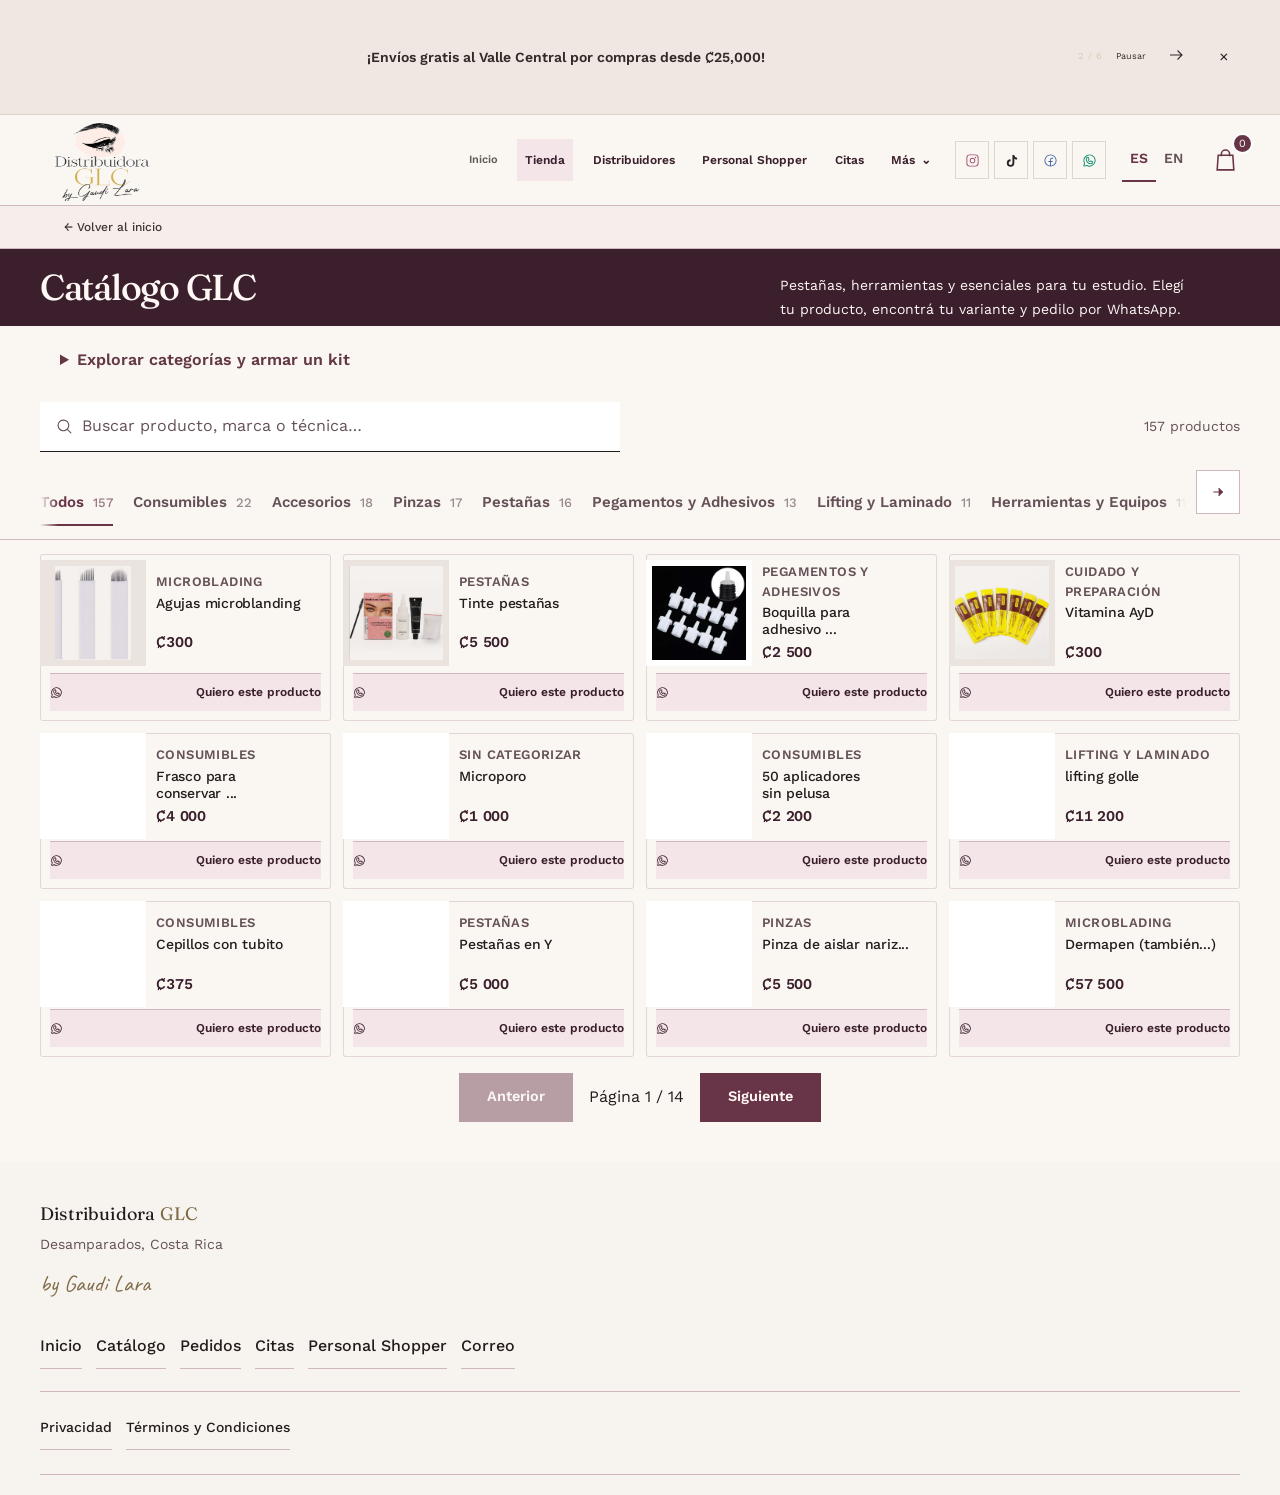
<file: catalogo.html>
<!DOCTYPE html>
<html lang="es">
<head>
<meta charset="UTF-8">
<meta name="viewport" content="width=device-width, initial-scale=1.0">
<title>Catálogo completo — Distribuidora GLC</title>
<meta name="description" content="Explorá los productos reales de Distribuidora GLC: extensiones de pestañas, pinzas, adhesivos, lifting, microblading y más. Buscá por nombre o categoría y pedí directo por WhatsApp.">
<link rel="canonical" href="https://distribuidoraglc.com/catalogo.html">
<meta name="robots" content="index, follow">
<meta name="theme-color" content="#111111">

<meta property="og:type" content="website">
<meta property="og:site_name" content="Distribuidora GLC">
<meta property="og:title" content="Catálogo completo — Distribuidora GLC">
<meta property="og:description" content="Explorá los productos reales de Distribuidora GLC: extensiones de pestañas, pinzas, adhesivos, lifting, microblading y más.">
<meta property="og:url" content="https://distribuidoraglc.com/catalogo.html">
<meta property="og:image" content="https://distribuidoraglc.com/img/hero-glc.jpg">
<meta property="og:locale" content="es_CR">
<meta name="twitter:card" content="summary_large_image">
<meta name="twitter:title" content="Catálogo completo — Distribuidora GLC">
<meta name="twitter:description" content="Explorá los productos reales de Distribuidora GLC y pedí directo por WhatsApp.">
<meta name="twitter:image" content="https://distribuidoraglc.com/img/hero-glc.jpg">

<link rel="icon" href="/favicon.ico" sizes="any">
<link rel="icon" type="image/png" sizes="32x32" href="/img/favicon-32.png">
<link rel="icon" type="image/png" sizes="16x16" href="/img/favicon-16.png">
<link rel="apple-touch-icon" sizes="180x180" href="/img/favicon-180.png">

<link rel="preconnect" href="https://fonts.googleapis.com">
<link rel="preconnect" href="https://fonts.gstatic.com" crossorigin>
<link href="https://fonts.googleapis.com/css2?family=Fraunces:opsz,wght@9..144,400;9..144,500;9..144,600&family=Work+Sans:wght@400;500;600;700&family=Caveat:wght@500;600&display=swap" rel="stylesheet">

<script type="application/ld+json">
{
  "@context": "https://schema.org",
  "@type": "BreadcrumbList",
  "itemListElement": [
    {"@type": "ListItem", "position": 1, "name": "Inicio", "item": "https://distribuidoraglc.com/"},
    {"@type": "ListItem", "position": 2, "name": "Catálogo", "item": "https://distribuidoraglc.com/catalogo.html"}
  ]
}
</script>

<style>
  :root {
    --paper: #FFFFFF;
    --blush: #F3DAD0;
    --ink: #111111;
    --ink-soft: #545454;
    --gold: #AD8A4E;
    --gold-light: #E4C989;
    --berry: #8B3A46;
    --berry-dark: #702E38;
    --line: rgba(17,17,17,0.07);
    --card: #FDFCFA;
    --shadow-soft: 0 4px 20px rgba(0,0,0,0.03);
    --shadow-hover: 0 20px 45px rgba(0,0,0,0.08);
    --ease-lux: cubic-bezier(0.25, 1, 0.5, 1);
  }

  * { box-sizing: border-box; }

  .icon { width: 1em; height: 1em; flex-shrink: 0; fill: currentColor; display: inline-block; vertical-align: -0.125em; }

  html { scroll-behavior: smooth; }

  body {
    margin: 0;
    background: var(--paper);
    color: var(--ink);
    font-family: 'Work Sans', sans-serif;
    font-size: 16px;
    line-height: 1.55;
    -webkit-font-smoothing: antialiased;
  }

  h1, h2, h3 { font-family: 'Fraunces', serif; font-weight: 500; line-height: 1.15; margin: 0; color: var(--ink); }
  p { margin: 0; }
  a { color: inherit; text-decoration: none; }

  .wrap { max-width: 1240px; margin: 0 auto; padding: 0 24px; }

  a:focus-visible, button:focus-visible, input:focus-visible {
    outline: 2px solid var(--berry);
    outline-offset: 2px;
  }

  /* ---------- Header (idéntico a index.html) ---------- */
  header.site {
    position: sticky; top: 0; z-index: 20;
    background: rgba(255,255,255,0.86);
    backdrop-filter: blur(10px); -webkit-backdrop-filter: blur(10px);
    border-bottom: 1px solid var(--line);
  }
  .header-row { display: flex; align-items: center; justify-content: space-between; padding: 14px 24px; max-width: 1240px; margin: 0 auto; }
  .wordmark { font-family: 'Fraunces', serif; font-size: 20px; letter-spacing: 0.01em; }
  .wordmark span { color: var(--gold); }
  .btn {
    display: inline-flex; align-items: center; gap: 8px;
    padding: 11px 20px; border-radius: 999px;
    font-family: 'Work Sans', sans-serif; font-weight: 600; font-size: 14.5px; white-space: nowrap;
    transition: transform 0.4s var(--ease-lux), background 0.3s ease, box-shadow 0.4s var(--ease-lux);
    border: 0; cursor: pointer;
  }
  .btn-primary { background: var(--berry); color: #FFF4EF; }
  .btn-primary:hover { background: var(--berry-dark); transform: translateY(-3px); box-shadow: var(--shadow-hover); }
  .btn-ghost { color: var(--ink); border-bottom: 1.5px solid var(--gold); border-radius: 0; padding: 4px 2px; background: none; }
  header .btn-primary { padding: 9px 18px; font-size: 13.5px; }
  .header-nav { display: flex; align-items: center; flex-wrap: wrap; justify-content: flex-end; gap: 9px; }
  .btn-nav { padding: 8px 14px; font-size: 13px; gap: 6px; color: var(--ink); background: rgba(42,36,34,0.05); border: 1px solid var(--line); }
  .btn-nav:hover { background: var(--blush); border-color: transparent; transform: translateY(-2px); box-shadow: var(--shadow-soft); }
  .btn-nav.is-active { background: var(--ink); color: #FBF6F0; border-color: var(--ink); }
  .header-socials { display:flex; align-items:center; gap:5px; padding-left:10px; border-left:1px solid var(--line); }
  .header-socials .social-follow__link { width:44px; height:44px; display:inline-flex; align-items:center; justify-content:center; border:1px solid var(--line); border-radius:8px; background:var(--card); color:var(--social-color); transition:transform .2s ease, background .2s ease, border-color .2s ease, filter .2s ease; }
  .header-socials .social-follow__link .icon { width:18px; height:18px; }
  .social-follow__link--whatsapp { --social-color:#147a46; }
  .social-follow__link--instagram { --social-color:#a72d65; }
  .social-follow__link--facebook { --social-color:#1760c4; }
  .social-follow__link--tiktok { --social-color:#171717; }
  .header-socials .social-follow__link:hover { transform:translateY(-2px); border-color:var(--social-color); background:var(--paper); filter:brightness(1.06); }
  .header-socials .social-follow__link--tiktok .icon { filter:drop-shadow(-.7px -.4px 0 #59d3d7) drop-shadow(.7px .4px 0 #e96681); }
  @media (max-width: 860px) {
    .header-row { flex-wrap: wrap; justify-content: center; gap: 12px; }
    .header-nav { width: 100%; justify-content: center; gap: 8px; }
    .btn-nav { padding: 7px 12px; font-size: 12.5px; }
    .header-socials { width:100%; justify-content:center; padding:8px 0 0; border-left:0; border-top:1px solid var(--line); }
  }
  @media (prefers-reduced-motion: reduce) { .header-socials .social-follow__link { transition:none; } }

  .skip-link {
    position: absolute; top: -48px; left: 16px; z-index: 100;
    background: var(--ink); color: #FBF6F0; padding: 12px 18px; border-radius: 10px;
    font-size: 14px; font-weight: 600; transition: top 0.25s var(--ease-lux);
  }
  .skip-link:focus { top: 16px; }

  /* ---------- Encabezado de catálogo ---------- */
  .cat-hero { padding: 44px 0 8px; }
  .cat-hero .kicker { font-size: 14px; color: var(--gold); font-weight: 600; margin-bottom: 8px; }
  .cat-hero h1 { font-size: clamp(28px, 4vw, 40px); max-width: 20ch; }
  .cat-hero p.lede { margin-top: 12px; max-width: 58ch; color: var(--ink-soft); font-size: 16px; }
  .cat-hero__facts {
    list-style: none; margin: 22px 0 0; padding: 0; display: flex; flex-wrap: wrap; gap: 10px 28px;
  }
  .cat-hero__facts li {
    display: inline-flex; align-items: center; gap: 8px; font-size: 14px; font-weight: 600; color: var(--ink);
  }
  .cat-hero__facts .icon { color: var(--gold); width: 16px; height: 16px; }
  .cat-hero__facts li:nth-child(3) .icon { color: var(--berry); }
  .snapshot-badge {
    display: inline-flex; align-items: center; gap: 7px;
    font-size: 12px; font-weight: 600; letter-spacing: 0.02em; color: var(--ink-soft);
    background: rgba(17,17,17,0.045); border: 1px solid var(--line); border-radius: 999px;
    padding: 6px 14px; margin-top: 16px;
  }
  .snapshot-badge .icon { color: var(--gold); }

  /* ---------- Barra de búsqueda + filtros ---------- */
  .toolbar { position: sticky; top: 65px; z-index: 15; background: rgba(255,255,255,0.94); backdrop-filter: blur(8px); border-bottom: 1px solid var(--line); padding: 16px 0; margin-top: 28px; }
  .toolbar__row { display: flex; flex-wrap: wrap; gap: 14px; align-items: center; }
  .search-field {
    flex: 1 1 260px; position: relative; display: flex; align-items: center;
  }
  .search-field .icon { position: absolute; left: 16px; width: 17px; height: 17px; color: var(--ink-soft); pointer-events: none; }
  .search-field input {
    width: 100%; padding: 12px 16px 12px 42px; border-radius: 999px;
    border: 1px solid var(--line); background: var(--card);
    font-family: 'Work Sans', sans-serif; font-size: 15px; color: var(--ink);
    transition: border-color 0.25s ease, background 0.25s ease;
  }
  .search-field input::placeholder { color: var(--ink-soft); opacity: 0.75; }
  .search-field input:focus { outline: none; border-color: var(--gold); background: var(--paper); }
  .search-field .clear-btn {
    position: absolute; right: 8px; width: 26px; height: 26px; border-radius: 999px;
    border: 0; background: transparent; color: var(--ink-soft); cursor: pointer; display: none;
    align-items: center; justify-content: center;
  }
  .search-field .clear-btn.is-visible { display: inline-flex; }
  .search-field .clear-btn:hover { background: var(--blush); }
  .results-count { font-size: 13.5px; color: var(--ink-soft); white-space: nowrap; }

  .cat-rail-wrap { margin-top: 14px; overflow-x: auto; -webkit-overflow-scrolling: touch; scrollbar-width: thin; }
  .cat-rail-wrap.is-scrollable {
    -webkit-mask-image: linear-gradient(90deg, transparent 0, #000 18px, #000 calc(100% - 22px), transparent 100%);
    mask-image: linear-gradient(90deg, transparent 0, #000 18px, #000 calc(100% - 22px), transparent 100%);
  }
  .cat-rail { display: flex; gap: 9px; padding-bottom: 2px; }
  .cat-pill {
    flex-shrink: 0; display: inline-flex; align-items: center; gap: 6px;
    min-height: 44px; padding: 11px 16px; border-radius: 999px; border: 1px solid var(--line);
    background: var(--paper); color: var(--ink); font-size: 13.5px; font-weight: 600;
    cursor: pointer; transition: transform 0.3s var(--ease-lux), background 0.25s ease, border-color 0.25s ease, color 0.25s ease;
  }
  .cat-pill:hover { transform: translateY(-2px); border-color: rgba(173,138,78,0.4); }
  .cat-pill.is-active { background: var(--ink); color: #FBF6F0; border-color: var(--ink); }
  .cat-pill .count { opacity: 0.65; font-weight: 500; }

  /* ---------- Grilla de productos ---------- */
  .product-section { padding: 34px 0 70px; }
  .product-grid {
    display: grid;
    grid-template-columns: repeat(auto-fill, minmax(190px, 1fr));
    gap: 20px;
  }
  .prod-card {
    display: flex; flex-direction: column;
    background: var(--card); border: 1px solid var(--line); border-radius: 16px;
    overflow: hidden; box-shadow: var(--shadow-soft);
    opacity: 0; transform: translateY(14px);
    transition: opacity 0.5s var(--ease-lux), transform 0.5s var(--ease-lux), box-shadow 0.4s var(--ease-lux), border-color 0.4s var(--ease-lux);
  }
  .prod-card.is-in { opacity: 1; transform: translateY(0); }
  .prod-card:hover { box-shadow: var(--shadow-hover); border-color: rgba(173,138,78,0.3); }
  .prod-card__photo {
    position: relative; width: 100%; aspect-ratio: 1 / 1; overflow: hidden;
    background: radial-gradient(circle at 30% 20%, rgba(255,255,255,0.9), transparent 55%), linear-gradient(150deg, var(--blush) 0%, #FDF8F4 60%, #FFFFFF 100%);
    display: flex; align-items: center; justify-content: center;
  }
  .prod-card__photo img { position: absolute; inset: 0; width: 100%; height: 100%; object-fit: contain; padding: 12px; background: #fff; display: block; transition: transform 0.6s var(--ease-lux); }
  .prod-card__view {
    display: flex; flex-direction: column; flex: 1; width: 100%;
    background: none; border: 0; margin: 0; padding: 0; text-align: left;
    font: inherit; color: inherit; cursor: pointer; position:relative;
  }
  .prod-card__view::after { content:'Vista rápida'; position:absolute; top:12px; right:12px; padding:6px 9px; border:1px solid rgba(255,255,255,.65); border-radius:999px; background:rgba(17,17,17,.72); color:#fff; font-size:11px; font-weight:600; letter-spacing:.01em; opacity:0; transform:translateY(-4px); transition:opacity .2s ease, transform .2s ease; pointer-events:none; }
  .prod-card__view:hover::after, .prod-card__view:focus-visible::after { opacity:1; transform:translateY(0); }
  .prod-card__view:focus-visible { outline: 2px solid var(--berry); outline-offset: -2px; }
  .prod-card__view:hover .prod-card__photo img,
  .prod-card__view:focus-visible .prod-card__photo img { transform: scale(1.045); }
  .prod-card__view:hover .ph-icon,
  .prod-card__view:focus-visible .ph-icon { transform: scale(1.06); }

  /* ---- Estado sin foto: art-directed, no un ícono genérico repetido ---- */
  .prod-card__photo[data-tint="gold"] { background: radial-gradient(circle at 30% 18%, rgba(255,255,255,0.85), transparent 55%), linear-gradient(150deg, var(--gold-light) 0%, var(--blush) 55%, #FFFDF9 100%); }
  .prod-card__photo[data-tint="berry"] { background: radial-gradient(circle at 30% 18%, rgba(255,255,255,0.85), transparent 55%), linear-gradient(150deg, rgba(139,58,70,0.24) 0%, var(--blush) 55%, #FFFDF9 100%); }
  .prod-card__photo[data-tint="neutral"] { background: radial-gradient(circle at 30% 18%, rgba(255,255,255,0.9), transparent 55%), linear-gradient(150deg, var(--blush) 0%, #FDF8F4 60%, #FFFFFF 100%); }
  .prod-card__photo[data-tint="ink"] { background: radial-gradient(circle at 30% 18%, rgba(255,255,255,0.85), transparent 55%), linear-gradient(150deg, rgba(17,17,17,0.1) 0%, #F4F1ED 55%, #FFFFFF 100%); }
  .prod-card__photo::before {
    content: ""; position: absolute; inset: 0; pointer-events: none;
    background-image: repeating-linear-gradient(135deg, rgba(17,17,17,0.035) 0, rgba(17,17,17,0.035) 1px, transparent 1px, transparent 13px);
    opacity: 0.6;
  }
  .prod-card__photo.has-photo::before { display: none; }
  .ph-mono {
    position: absolute; top: -0.15em; left: 50%; transform: translateX(-50%);
    font-family: 'Fraunces', serif; font-weight: 500; font-size: 108px; line-height: 1;
    color: rgba(17,17,17,0.055); pointer-events: none; user-select: none;
  }
  .prod-card__photo[data-tint="gold"] .ph-mono,
  .lux-modal__photo[data-tint="gold"] .ph-mono { color: rgba(173,138,78,0.14); }
  .prod-card__photo[data-tint="berry"] .ph-mono,
  .lux-modal__photo[data-tint="berry"] .ph-mono { color: rgba(139,58,70,0.13); }
  .ph-content { position: relative; display: flex; flex-direction: column; align-items: center; gap: 8px; padding: 0 14px; text-align: center; }
  .ph-icon {
    width: 38px; height: 38px; border-radius: 999px; display: flex; align-items: center; justify-content: center;
    background: rgba(255,255,255,0.7); border: 1px solid rgba(173,138,78,0.3); color: var(--gold);
    transition: transform 0.4s var(--ease-lux);
  }
  .prod-card__photo[data-tint="berry"] .ph-icon,
  .lux-modal__photo[data-tint="berry"] .ph-icon { color: var(--berry); border-color: rgba(139,58,70,0.35); }
  .prod-card__photo[data-tint="ink"] .ph-icon,
  .lux-modal__photo[data-tint="ink"] .ph-icon { color: var(--ink-soft); border-color: rgba(17,17,17,0.16); }
  .ph-icon .icon { width: 16px; height: 16px; }
  .ph-label {
    font-size: 10.5px; font-weight: 600; letter-spacing: 0.06em; text-transform: uppercase;
    color: var(--ink-soft); opacity: 0.85; max-width: 16ch;
  }
  .prod-card__body { padding: 12px 14px 10px; display: flex; flex-direction: column; gap: 3px; }
  .prod-card__cat { font-size: 10.5px; font-weight: 600; letter-spacing: 0.05em; text-transform: uppercase; color: var(--gold); }
  .prod-card__brand { font-size: 11px; font-weight: 600; color: var(--ink-soft); }
  .prod-card__name { font-family: 'Fraunces', serif; font-weight: 500; font-size: 15px; line-height: 1.25; color: var(--ink); margin-top: 1px; }
  .prod-card__desc { font-size: 12px; color: var(--ink-soft); line-height: 1.4; margin-top: 2px; }
  .prod-card__price { font-size: 14px; font-weight: 600; color: var(--ink); margin-top: 6px; }
  .prod-card__price small { display: block; font-weight: 500; color: var(--ink-soft); font-size: 10.5px; margin-top: 1px; }
  .prod-card__price.is-tbd { color: var(--ink-soft); font-style: italic; font-weight: 500; font-size: 13px; }
  .prod-card__cta {
    margin: 2px 14px 14px; display: inline-flex; align-items: center; justify-content: center; gap: 6px;
    min-height: 44px; padding: 11px 12px; border-radius: 999px; background: var(--berry); color: #FFF4EF;
    font-size: 12.5px; font-weight: 600; transition: background 0.3s ease, transform 0.35s var(--ease-lux);
  }
  .prod-card__cta:hover { background: var(--berry-dark); transform: translateY(-2px); }
  .prod-card__cta .icon { width: 13px; height: 13px; }
  .prod-card__name { display:-webkit-box; -webkit-box-orient:vertical; -webkit-line-clamp:3; overflow:hidden; min-height:2.5em; }
  .prod-card__price { font-size:17px; font-weight:700; color:var(--berry); letter-spacing:-.01em; }
  .prod-card__price small { font-size:11px; color:var(--ink-soft); letter-spacing:0; }
  .prod-card__cta { border:1px solid rgba(139,58,70,.18); }

  /* ---------- Estado vacío ---------- */
  .empty-state { display: none; flex-direction: column; align-items: center; text-align: center; gap: 14px; padding: 70px 24px; }
  .empty-state.is-visible { display: flex; }
  .empty-state__icon {
    width: 56px; height: 56px; border-radius: 999px; display: flex; align-items: center; justify-content: center;
    background: var(--blush); color: var(--berry);
  }
  .empty-state__icon .icon { width: 24px; height: 24px; }
  .empty-state h3 { font-size: 20px; }
  .empty-state p { max-width: 42ch; color: var(--ink-soft); font-size: 15px; }

  /* ---------- Cargar más ---------- */
  .load-more-row { display: flex; justify-content: center; margin-top: 40px; }
  .load-more-row.is-hidden { display: none; }
  .btn-load-more {
    padding: 13px 28px; border-radius: 999px; border: 1px solid var(--line);
    background: var(--paper); color: var(--ink); font-family: 'Work Sans', sans-serif;
    font-size: 14.5px; font-weight: 600; cursor: pointer;
    transition: transform 0.35s var(--ease-lux), border-color 0.3s ease, background 0.3s ease;
  }
  .btn-load-more:hover { transform: translateY(-2px); border-color: rgba(173,138,78,0.4); background: var(--blush); }

  /* ---------- Footer (idéntico a index.html) ---------- */
  footer { padding: 48px 0 40px; border-top: 1px solid var(--line); }
  .foot-row { display: flex; justify-content: space-between; align-items: flex-end; flex-wrap: wrap; gap: 24px; }
  .foot-left .wordmark { font-size: 18px; }
  .foot-left .place { color: var(--ink-soft); font-size: 14px; margin-top: 6px; }
  .foot-signature { font-family: 'Caveat', cursive; font-size: 22px; color: var(--gold); margin-top: 10px; }
  .foot-links { display:grid; max-width:620px; gap:10px; font-size:16px; }
  .foot-links__primary { display:grid; grid-template-columns:repeat(3,max-content); gap:4px 28px; }
  .foot-links__legal { display:flex; flex-wrap:wrap; gap:4px 24px; padding-top:8px; border-top:1px solid var(--line); font-size:15px; }
  .foot-links a { display: inline-flex; align-items: center; gap: 8px; min-height:44px; border-bottom: 1px solid var(--line); padding-bottom: 2px; transition: color 0.3s var(--ease-lux), border-color 0.3s var(--ease-lux); }
  .foot-links a:hover { color: var(--berry); border-color: var(--berry); }
  .foot-links a .icon { font-size: 15px; color: var(--gold); }
  @media (max-width: 820px) { .foot-row { flex-direction: column; align-items: flex-start; } .foot-links { max-width:none; } }
  @media (max-width: 600px) { .foot-links { width:100%; } .foot-links__primary { grid-template-columns:repeat(2,minmax(0,1fr)); gap:4px 16px; } }

  .whatsapp-float {
    position: fixed; right: 18px; bottom: 18px; z-index: 30; display: none;
    align-items: center; justify-content: center; width: 56px; height: 56px; border-radius: 999px;
    background: var(--berry); color: #FFF4EF; box-shadow: 0 10px 30px rgba(139,58,70,0.35);
    transition: transform 0.35s var(--ease-lux), box-shadow 0.35s var(--ease-lux), background 0.3s ease;
  }
  .whatsapp-float .icon { width: 27px; height: 27px; }
  .whatsapp-float:hover { background: var(--berry-dark); transform: translateY(-3px) scale(1.04); }
  .whatsapp-float.is-visible { display: inline-flex; }
  @media (min-width: 861px) { .whatsapp-float { display: none !important; } }

  @media (prefers-reduced-motion: reduce) {
    html { scroll-behavior: auto; }
    * { transition: none !important; }
    .prod-card { opacity: 1 !important; transform: none !important; }
  }

  @media (max-width: 480px) {
    .toolbar { top: 0; }
    .product-grid { grid-template-columns: repeat(2, 1fr); gap: 14px; }
    .results-count { width: 100%; order: 3; }
  }

  /* ---------- Vista rápida del producto (quick view) ---------- */
  .lux-overlay {
    position: fixed; inset: 0; z-index: 200; display: flex; align-items: center; justify-content: center;
    padding: 24px; background: rgba(17,17,17,0.4); backdrop-filter: blur(8px); -webkit-backdrop-filter: blur(8px);
    opacity: 0; visibility: hidden; transition: opacity 0.4s var(--ease-lux), visibility 0.4s var(--ease-lux);
  }
  .lux-overlay.is-open { opacity: 1; visibility: visible; }
  body.lux-lock { overflow: hidden; }
  .lux-modal {
    position: relative; width: 100%; max-width: 480px; max-height: 88vh; overflow-y: auto;
    background: var(--paper); color: var(--ink); border-radius: 22px; box-shadow: var(--shadow-hover);
    padding: 34px 30px; transform: scale(0.92) translateY(14px); opacity: 0;
    transition: transform 0.45s var(--ease-lux), opacity 0.4s var(--ease-lux);
  }
  .lux-overlay.is-open .lux-modal { transform: scale(1) translateY(0); opacity: 1; }
  .lux-modal__close {
    position: absolute; top: 16px; right: 16px; width: 36px; height: 36px; border-radius: 999px;
    border: 1px solid var(--line); background: var(--card); color: var(--ink); font-size: 18px; line-height: 1;
    display: flex; align-items: center; justify-content: center; cursor: pointer;
    transition: transform 0.4s var(--ease-lux), background 0.3s ease;
  }
  .lux-modal__close:hover { transform: rotate(90deg); background: var(--blush); }
  .lux-modal__photo {
    width: 100%; aspect-ratio: 1 / 1; border-radius: 16px; overflow: hidden; margin-bottom: 20px; position: relative;
    display: flex; align-items: center; justify-content: center;
    background: radial-gradient(circle at 30% 20%, rgba(255,255,255,0.9), transparent 55%), linear-gradient(150deg, var(--blush) 0%, #FDF8F4 60%, #FFFFFF 100%);
  }
  .lux-modal__photo[data-tint="gold"] { background: radial-gradient(circle at 30% 18%, rgba(255,255,255,0.85), transparent 55%), linear-gradient(150deg, var(--gold-light) 0%, var(--blush) 55%, #FFFDF9 100%); }
  .lux-modal__photo[data-tint="berry"] { background: radial-gradient(circle at 30% 18%, rgba(255,255,255,0.85), transparent 55%), linear-gradient(150deg, rgba(139,58,70,0.24) 0%, var(--blush) 55%, #FFFDF9 100%); }
  .lux-modal__photo[data-tint="ink"] { background: radial-gradient(circle at 30% 18%, rgba(255,255,255,0.85), transparent 55%), linear-gradient(150deg, rgba(17,17,17,0.1) 0%, #F4F1ED 55%, #FFFFFF 100%); }
  .lux-modal__photo::before {
    content: ""; position: absolute; inset: 0; pointer-events: none;
    background-image: repeating-linear-gradient(135deg, rgba(17,17,17,0.035) 0, rgba(17,17,17,0.035) 1px, transparent 1px, transparent 13px);
    opacity: 0.6;
  }
  .lux-modal__photo.has-photo::before { display: none; }
  .lux-modal__photo .ph-mono { font-size: 200px; }
  .lux-modal__photo .ph-icon { width: 52px; height: 52px; }
  .lux-modal__photo .ph-icon .icon { width: 22px; height: 22px; }
  .lux-modal__photo .ph-label { font-size: 12.5px; }
  .lux-modal__photo img { position: absolute; inset: 0; width: 100%; height: 100%; object-fit: contain; padding: 16px; background: #fff; display: block; }
  .lux-modal__kicker { font-size: 12.5px; font-weight: 600; letter-spacing: 0.03em; text-transform: uppercase; color: var(--gold); margin-bottom: 6px; }
  .lux-modal__brand { font-size: 12.5px; font-weight: 600; color: var(--ink-soft); margin-bottom: 4px; display: block; }
  .lux-modal h3 { font-size: 21px; margin-bottom: 10px; }
  .lux-modal__desc { color: var(--ink-soft); font-size: 14.5px; margin-bottom: 16px; }
  .lux-modal__variants { margin: 14px 0 18px; }
  .lux-modal__variants label { display:block; margin-bottom:7px; color:var(--ink); font-size:13px; font-weight:700; letter-spacing:.02em; }
  .lux-modal__variants select { width:100%; min-height:46px; padding:10px 38px 10px 13px; border:1px solid var(--line); border-radius:10px; background:var(--card); color:var(--ink); font:inherit; font-size:14px; cursor:pointer; }
  .lux-modal__variants select:focus-visible { outline:2px solid var(--berry); outline-offset:3px; }
  .lux-modal__variants small { display:block; margin-top:7px; color:var(--ink-soft); font-size:12px; }
  .lux-modal__price { font-size: 19px; font-weight: 600; margin-bottom: 22px; }
  .lux-modal__price small { display: block; font-weight: 500; color: var(--ink-soft); font-size: 12px; margin-top: 2px; }
  .lux-modal__price.is-tbd { font-style: italic; font-weight: 500; color: var(--ink-soft); font-size: 16px; }
  .lux-modal__ctas { display: flex; flex-wrap: wrap; gap: 12px; }
  .lux-modal__ctas .btn-ghost { padding: 11px 4px; }
  @media (max-width: 480px) { .lux-modal { padding: 26px 20px; } }
  @media (prefers-reduced-motion: reduce) {
    .lux-overlay, .lux-modal { transition: none !important; }
  }
.return-home { max-width:1080px; margin:0 auto; padding:14px 24px; font-size:14px; } .return-home a { display:inline-flex; align-items:center; min-height:44px; text-decoration:underline; text-underline-offset:4px; }
@media(max-width:480px) { .product-grid { grid-template-columns:repeat(2,minmax(0,1fr)); gap:12px; } .prod-card__photo img { padding:8px; } }
</style>
<link rel="stylesheet" href="glc-commerce.css?v=owner-20261006">
<link rel="stylesheet" href="glc-shell.css?v=v4"><link rel="stylesheet" href="glc-v6-compact.css?v=1"><link rel="stylesheet" href="glc-harmony.css?v=7"><script>if(window.parent!==window)document.documentElement.classList.add("embedded-view");</script><link rel="stylesheet" href="module-v9.css"><script src="module-v9.js" defer></script></head>
<body class="catalog-page service-page glc-harmony">

<a class="skip-link" href="#main-content">Saltar al contenido principal</a>

<svg aria-hidden="true" style="position:absolute;width:0;height:0;overflow:hidden" xmlns="http://www.w3.org/2000/svg">
  <symbol id="i-bag" viewBox="0 0 256 256"><path d="M216,40H40A16,16,0,0,0,24,56V200a16,16,0,0,0,16,16H216a16,16,0,0,0,16-16V56A16,16,0,0,0,216,40Zm0,160H40V56H216V200ZM176,88a48,48,0,0,1-96,0,8,8,0,0,1,16,0,32,32,0,0,0,64,0,8,8,0,0,1,16,0Z"/></symbol>
  <symbol id="i-whatsapp" viewBox="0 0 256 256"><path d="M187.58,144.84l-32-16a8,8,0,0,0-8,.5l-14.69,9.8a40.55,40.55,0,0,1-16-16l9.8-14.69a8,8,0,0,0,.5-8l-16-32A8,8,0,0,0,104,64a40,40,0,0,0-40,40,88.1,88.1,0,0,0,88,88,40,40,0,0,0,40-40A8,8,0,0,0,187.58,144.84ZM152,176a72.08,72.08,0,0,1-72-72A24,24,0,0,1,99.29,80.46l11.48,23L101,118a8,8,0,0,0-.73,7.51,56.47,56.47,0,0,0,30.15,30.15A8,8,0,0,0,138,155l14.61-9.74,23,11.48A24,24,0,0,1,152,176ZM128,24A104,104,0,0,0,36.18,176.88L24.83,210.93a16,16,0,0,0,20.24,20.24l34.05-11.35A104,104,0,1,0,128,24Zm0,192a87.87,87.87,0,0,1-44.06-11.81,8,8,0,0,0-6.54-.67L40,216,52.47,178.6a8,8,0,0,0-.66-6.54A88,88,0,1,1,128,216Z"/></symbol>
  <symbol id="i-instagram" viewBox="0 0 256 256"><path d="M128,80a48,48,0,1,0,48,48A48.05,48.05,0,0,0,128,80Zm0,80a32,32,0,1,1,32-32A32,32,0,0,1,128,160ZM176,24H80A56.06,56.06,0,0,0,24,80v96a56.06,56.06,0,0,0,56,56h96a56.06,56.06,0,0,0,56-56V80A56.06,56.06,0,0,0,176,24Zm40,152a40,40,0,0,1-40,40H80a40,40,0,0,1-40-40V80A40,40,0,0,1,80,40h96a40,40,0,0,1,40,40ZM192,76a12,12,0,1,1-12-12A12,12,0,0,1,192,76Z"/></symbol>
  <symbol id="i-facebook" viewBox="0 0 256 256"><path d="M128,24A104,104,0,1,0,232,128,104.11,104.11,0,0,0,128,24Zm8,191.63V152h24a8,8,0,0,0,0-16H136V112a16,16,0,0,1,16-16h16a8,8,0,0,0,0-16H152a32,32,0,0,0-32,32v24H96a8,8,0,0,0,0,16h24v63.63a88,88,0,1,1,16,0Z"/></symbol>
  <symbol id="i-envelope" viewBox="0 0 256 256"><path d="M224,48H32a8,8,0,0,0-8,8V192a16,16,0,0,0,16,16H216a16,16,0,0,0,16-16V56A8,8,0,0,0,224,48ZM203.43,64,128,133.15,52.57,64ZM216,192H40V74.19l82.59,75.71a8,8,0,0,0,10.82,0L216,74.19V192Z"/></symbol>
  <symbol id="i-image" viewBox="0 0 256 256"><path d="M216,40H40A16,16,0,0,0,24,56V200a16,16,0,0,0,16,16H216a16,16,0,0,0,16-16V56A16,16,0,0,0,216,40Zm0,16V158.75l-26.07-26.06a16,16,0,0,0-22.63,0l-20,20-44-44a16,16,0,0,0-22.62,0L40,149.37V56ZM40,172l52-52,80,80H40Zm176,28H194.63l-36-36,20-20L216,181.38V200ZM144,100a12,12,0,1,1,12,12A12,12,0,0,1,144,100Z"/></symbol>
  <symbol id="i-search" viewBox="0 0 256 256"><path d="M229.66,218.34l-50.07-50.06a88.11,88.11,0,1,0-11.31,11.31l50.06,50.07a8,8,0,0,0,11.32-11.32ZM40,112a72,72,0,1,1,72,72A72.08,72.08,0,0,1,40,112Z"/></symbol>
  <symbol id="i-x" viewBox="0 0 256 256"><path d="M205.66,194.34a8,8,0,0,1-11.32,11.32L128,139.31,61.66,205.66a8,8,0,0,1-11.32-11.32L116.69,128,50.34,61.66A8,8,0,0,1,61.66,50.34L128,116.69l66.34-66.35a8,8,0,0,1,11.32,11.32L139.31,128Z"/></symbol>
  <symbol id="i-grid" viewBox="0 0 256 256"><path d="M104,40H56A16,16,0,0,0,40,56v48a16,16,0,0,0,16,16h48a16,16,0,0,0,16-16V56A16,16,0,0,0,104,40Zm0,64H56V56h48v48Zm96-64H152a16,16,0,0,0-16,16v48a16,16,0,0,0,16,16h48a16,16,0,0,0,16-16V56A16,16,0,0,0,200,40Zm0,64H152V56h48v48Zm-96,32H56a16,16,0,0,0-16,16v48a16,16,0,0,0,16,16h48a16,16,0,0,0,16-16V152A16,16,0,0,0,104,136Zm0,64H56V152h48v48Zm96-64H152a16,16,0,0,0-16,16v48a16,16,0,0,0,16,16h48a16,16,0,0,0,16-16V152A16,16,0,0,0,200,136Zm0,64H152V152h48v48Z"/></symbol>
  <symbol id="i-tag" viewBox="0 0 256 256"><path d="M243.31,136,144,36.69A15.86,15.86,0,0,0,132.69,32H40a8,8,0,0,0-8,8v92.69A15.86,15.86,0,0,0,36.69,144L136,243.31a16,16,0,0,0,22.63,0l84.68-84.68a16,16,0,0,0,0-22.63Zm-96,96L48,132.69V48h84.69L232,147.31ZM96,84A12,12,0,1,1,84,72,12,12,0,0,1,96,84Z"/></symbol>
  <symbol id="i-sliders" viewBox="0 0 256 256"><path d="M40,88H73a32,32,0,0,0,62,0h81a8,8,0,0,0,0-16H135a32,32,0,0,0-62,0H40a8,8,0,0,0,0,16Zm64-24A16,16,0,1,1,88,80,16,16,0,0,1,104,64ZM216,168H199a32,32,0,0,0-62,0H40a8,8,0,0,0,0,16h97a32,32,0,0,0,62,0h17a8,8,0,0,0,0-16Zm-48,24a16,16,0,1,1,16-16A16,16,0,0,1,168,192Z"/></symbol>
  <symbol id="i-sparkle" viewBox="0 0 256 256"><path d="M197.58,129.06,146,110l-19-51.62a15.92,15.92,0,0,0-29.88,0L78,110l-51.62,19a15.92,15.92,0,0,0,0,29.88L78,178l19,51.62a15.92,15.92,0,0,0,29.88,0L146,178l51.62-19a15.92,15.92,0,0,0,0-29.88ZM137,164.22a8,8,0,0,0-4.74,4.74L112,223.85,91.78,169A8,8,0,0,0,87,164.22L32.15,144,87,123.78A8,8,0,0,0,91.78,119L112,64.15,132.22,119a8,8,0,0,0,4.74,4.74L191.85,144ZM144,40a8,8,0,0,1,8-8h16V16a8,8,0,0,1,16,0V32h16a8,8,0,0,1,0,16H184V64a8,8,0,0,1-16,0V48H152A8,8,0,0,1,144,40ZM248,88a8,8,0,0,1-8,8h-8v8a8,8,0,0,1-16,0V96h-8a8,8,0,0,1,0-16h8V72a8,8,0,0,1,16,0v8h8A8,8,0,0,1,248,88Z"/></symbol>
  <symbol id="i-gift" viewBox="0 0 256 256"><path d="M216,72H180.92c.39-.33.79-.65,1.17-1A29.53,29.53,0,0,0,192,49.57,32.62,32.62,0,0,0,158.44,16,29.53,29.53,0,0,0,137,25.91a54.94,54.94,0,0,0-9,14.48,54.94,54.94,0,0,0-9-14.48A29.53,29.53,0,0,0,97.56,16,32.62,32.62,0,0,0,64,49.57,29.53,29.53,0,0,0,73.91,71c.38.33.78.65,1.17,1H40A16,16,0,0,0,24,88v32a16,16,0,0,0,16,16v64a16,16,0,0,0,16,16H200a16,16,0,0,0,16-16V136a16,16,0,0,0,16-16V88A16,16,0,0,0,216,72ZM149,36.51a13.69,13.69,0,0,1,10-4.5h.49A16.62,16.62,0,0,1,176,49.08a13.69,13.69,0,0,1-4.5,10c-9.49,8.4-25.24,11.36-35,12.4C137.7,60.89,141,45.5,149,36.51Zm-64.09.36A16.63,16.63,0,0,1,96.59,32h.49a13.69,13.69,0,0,1,10,4.5c8.39,9.48,11.35,25.2,12.39,34.92-9.72-1-25.44-4-34.92-12.39a13.69,13.69,0,0,1-4.5-10A16.6,16.6,0,0,1,84.87,36.87ZM40,88h80v32H40Zm16,48h64v64H56Zm144,64H136V136h64Zm16-80H136V88h80v32Z"/></symbol>
  <symbol id="i-drop" viewBox="0 0 48 48"><path d="M24 4C24 4 39 22 39 32a15 15 0 0 1-30 0C9 22 24 4 24 4Z"/></symbol>
  <symbol id="i-tiktok" viewBox="0 0 24 24"><path d="M16.5 3c.5 2.7 2 4.3 4.5 4.5v3a8 8 0 0 1-4.5-1.4V16a6 6 0 1 1-6-6v3a3 3 0 1 0 3 3V3z"/></symbol>
</svg>

<div class="promo-banner" id="promoBanner"><div class="promo-banner__inner"><p class="promo-banner__text"><span class="growth-promo-label">PARA TU ESTUDIO</span><a class="growth-promo-link" href="catalogo.html"><span class="growth-promo-copy">¡Envíos gratis al Valle Central por compras desde ₡25,000!</span></a></p><button class="promo-banner__close" type="button" aria-label="Cerrar banner promocional">×</button></div></div>
<header class="site"><div class="header-row"><a class="brand-lockup" href="index.html" aria-label="Distribuidora GLC by Gaudi Lara, inicio"><img src="img/editorial/glc-logo-transparent.png" alt="Distribuidora GLC by Gaudi Lara" width="800" height="570"></a><button class="mobile-menu-toggle" type="button" aria-expanded="false" aria-controls="primaryNav">Menú</button><a class="mobile-whatsapp" href="https://wa.me/50670281688" target="_blank" rel="noopener noreferrer" aria-label="Escribir por WhatsApp">WhatsApp</a><nav class="header-nav" id="primaryNav" aria-label="Navegación principal"><a class="btn btn-nav nav-home-return" href="index.html">Inicio</a><a class="btn btn-nav" href="catalogo.html" aria-current="page">Tienda</a><a class="btn btn-nav" href="distribuidores.html">Distribuidores</a><a class="btn btn-nav" href="personal-shopper.html">Personal Shopper</a><a class="btn btn-nav" href="citas.html">Citas</a><div class="nav-more"><button type="button" class="btn btn-nav" id="navMoreBtn" aria-haspopup="true" aria-expanded="false">Más <span aria-hidden="true">⌄</span></button><div class="nav-more__menu" id="navMoreMenu"><a href="apartados.html">Sistema de apartados</a><a href="beneficios.html">Beneficios GLC</a><a href="ayuda.html">Ayuda e información</a><a href="recompensas.html">Recompensas</a><a href="pedido.html">Pedidos</a></div></div><div class="header-social" role="group" aria-label="Redes sociales de GLC">
      <a href="https://www.instagram.com/distribuidoraglc" target="_blank" rel="noopener noreferrer" aria-label="Instagram de GLC"><svg class="icon" aria-hidden="true"><use href="#i-instagram"/></svg></a>
      <a href="https://www.tiktok.com/@distribuidoraglc" target="_blank" rel="noopener noreferrer" aria-label="TikTok de GLC"><svg class="icon" aria-hidden="true"><use href="#i-tiktok"/></svg></a>
      <a href="https://www.facebook.com/share/1HtPLkXZZc/" target="_blank" rel="noopener noreferrer" aria-label="Facebook de GLC"><svg class="icon" aria-hidden="true"><use href="#i-facebook"/></svg></a>
      <a href="https://wa.me/50670281688" target="_blank" rel="noopener noreferrer" aria-label="WhatsApp de GLC"><svg class="icon" aria-hidden="true"><use href="#i-whatsapp"/></svg></a>
    </div></nav></div></header><nav class="page-return" aria-label="Regreso a inicio"><a href="index.html">← Volver al inicio</a></nav>
<main id="main-content">
  <section class="cat-hero">
    <div class="wrap">
      <p class="kicker">Catálogo completo</p>
      <h1>Catálogo GLC</h1>
      <p class="lede">Pestañas, herramientas y esenciales para tu estudio. Elegí tu producto, encontrá tu variante y pedilo por WhatsApp.</p>
      <ul class="cat-hero__facts">
        <li><svg class="icon" aria-hidden="true"><use href="#i-grid"/></svg> <span id="factCount">—</span> productos en <span id="factCatCount">—</span> categorías</li>
        <li><svg class="icon" aria-hidden="true"><use href="#i-search"/></svg> Buscá o filtrá al instante</li>
        <li><svg class="icon" aria-hidden="true"><use href="#i-whatsapp"/></svg> Pedís directo por WhatsApp</li>
      </ul>
      <p class="snapshot-badge"><svg class="icon" aria-hidden="true"><use href="#i-tag"/></svg> <span id="snapshotText">Snapshot del catálogo · 17/09/2026</span></p>
    </div>
  </section>









  <details class="catalog-extras"><summary>Explorar categorías y armar un kit</summary><section class="catalog-discovery wrap" id="discovery"><div class="section-head"><h2>¿Qué buscás hoy?</h2><p>Elegí una técnica y encontrá productos para tu trabajo.</p></div><div id="discoveryExperience" hidden></div><a class="text-link" href="#productGrid">Ver todas las categorías ↓</a></section>
<section class="kit-invitation" id="kit-studio"><figure><img src="img/catalog/owner/pinza-de-aislar-nariz.jpg" alt="Pinza de aislar del catálogo de GLC" width="1500" height="1000" loading="lazy"></figure><div class="kit-invitation-copy"><h2>Tu próximo kit.<br><em>Elegido por vos.</em></h2><p>Elegí productos reales para tu técnica y revisá la selección antes de agregarla al carrito.</p><button class="btn btn-primary" type="button" id="openKitStudio" aria-expanded="false" aria-controls="kitBuilder">Armá tu kit</button></div><div id="kitStudioMount" class="wrap"></div></section></details>
  <div class="toolbar">
    <div class="wrap">
      <div class="toolbar__row">
        <div class="search-field">
          <svg class="icon" aria-hidden="true"><use href="#i-search"/></svg>
          <input type="search" id="searchInput" placeholder="Buscar producto, marca o técnica…" aria-label="Buscar productos">
          <button type="button" class="clear-btn" id="clearSearch" aria-label="Borrar búsqueda"><svg class="icon" aria-hidden="true"><use href="#i-x"/></svg></button>
        </div>
        <p class="results-count" id="resultsCount" aria-live="polite">Cargando catálogo…</p>
      </div>
      <div class="category-navigation"><div class="cat-rail-wrap">
        <div class="cat-rail" id="catRail" role="tablist" aria-label="Filtrar por categoría"></div>
      </div><button class="category-next" type="button" aria-label="Ver más categorías" aria-controls="catRail"><svg class="icon" viewBox="0 0 24 24" fill="none" stroke="currentColor" stroke-width="1.5" aria-hidden="true"><path d="M5 12h14m-6-6 6 6-6 6"/></svg></button></div>
      <div class="category-picker"><label for="categorySelect">Categoría</label><select id="categorySelect" aria-label="Filtrar por categoría"></select></div>
    </div>
  </div>

  <section class="product-section">
    <div class="wrap">
      <h2 class="sr-only">Productos del catálogo</h2>
      <div class="product-grid" id="productGrid"></div>

      <div class="empty-state" id="emptyState">
        <span class="empty-state__icon" aria-hidden="true"><svg class="icon" aria-hidden="true"><use href="#i-search"/></svg></span>
        <h3>No encontramos productos con ese criterio</h3>
        <p>Probá con otra palabra o categoría, o escribinos directo por WhatsApp y te ayudamos a encontrarlo.</p>
        <a class="btn btn-primary" href="https://wa.me/50670281688" target="_blank" rel="noopener"><svg class="icon" aria-hidden="true"><use href="#i-whatsapp"/></svg> Preguntar por WhatsApp</a>
      </div>

      <div class="load-more-row" id="loadMoreRow">
        <button type="button" class="btn-load-more" id="previousPage" data-en="Previous">Anterior</button><span id="pageIndicator" aria-live="polite"></span><button type="button" class="btn-load-more" id="loadMoreBtn" data-en="Next">Siguiente</button>
      </div>
    </div>
  </section>
</main>

<footer>
  <div class="wrap">
    <div class="foot-row">
      <div class="foot-left">
        <a class="wordmark" href="index.html">Distribuidora <span style="color:var(--gold)">GLC</span></a>
        <p class="place">Desamparados, Costa Rica</p>
        <p class="foot-signature">by Gaudi Lara</p>
      </div>
      <nav class="foot-links" aria-label="Navegación del pie de página">
        <div class="foot-links__primary">
          <a href="index.html">Inicio</a>
          <a href="catalogo.html">Catálogo</a>
          <a href="pedido.html">Pedidos</a>
          <a href="citas.html">Citas</a>
          <a href="personal-shopper.html">Personal Shopper</a>
          <a href="mailto:gaudicuentasglc@outlook.com">Correo</a>
        </div>
        <div class="foot-links__legal">
          <a href="privacidad.html">Privacidad</a>
          <a href="terminos.html">Términos y Condiciones</a>
        </div>
      </nav>
    </div>
  </div>
</footer>

<a class="whatsapp-float" id="whatsappFloat" href="https://wa.me/50670281688" target="_blank" rel="noopener" aria-label="Escribir por WhatsApp">
  <svg class="icon" aria-hidden="true"><use href="#i-whatsapp"/></svg>
</a>

<div class="lux-overlay" id="quickView" aria-hidden="true">
  <div class="lux-modal" role="dialog" aria-modal="true" aria-labelledby="qvTitle">
    <button type="button" class="lux-modal__close" aria-label="Cerrar vista rápida">&times;</button>
    <div class="lux-modal__photo" data-qv-photo></div>
    <div class="quick-info">
    <p class="lux-modal__kicker" data-qv-cat>—</p>
    <span class="lux-modal__brand" data-qv-brand hidden></span>
    <h3 id="qvTitle" data-qv-title>—</h3>
    <p class="lux-modal__desc" data-qv-desc hidden></p>
    <div class="lux-modal__variants" data-qv-variants hidden>
      <label for="qvVariant">Elegí tu variante</label>
      <select id="qvVariant" data-qv-select aria-describedby="qvVariantHint"></select>
      <small id="qvVariantHint">La selección se incluye en tu consulta por WhatsApp.</small>
    </div>
    <p class="lux-modal__price" data-qv-price aria-live="polite">—</p>
    <div class="lux-modal__ctas">
      <button type="button" class="btn btn-primary" data-qv-add>Agregar al carrito</button>
      <a class="btn btn-primary" data-qv-cta target="_blank" rel="noopener"><svg class="icon" aria-hidden="true"><use href="#i-whatsapp"/></svg> Quiero este producto</a>
      <button type="button" class="btn btn-ghost" data-qv-close-alt>Seguir viendo</button>
    </div>
    </div>
  </div>
</div>

<script src="data/glc-catalog.js?v=owner-20261006-final"></script><script src="glc-qocupa-catalog.js?v=1"></script>
<script>
(function () {
  'use strict';

  var catalog = Array.isArray(window.GLC_CATALOG) ? window.GLC_CATALOG.filter(function (p) { return !!p.name && p.public !== false; }) : [];
  catalog.sort(function (a, b) { return Number(window.GLC_IMAGE_PATHS.indexOf(b.image) !== -1) - Number(window.GLC_IMAGE_PATHS.indexOf(a.image) !== -1); });
  var PAGE_SIZE = 12;
  var pageIndex = 0;
  function pageSize() { return window.matchMedia("(max-width: 650px)").matches ? 6 : PAGE_SIZE; }
  var factCountEl = document.getElementById('factCount');
  var factCatCountEl = document.getElementById('factCatCount');
  if (factCountEl) factCountEl.textContent = catalog.length;
  var state = { query: '', category: 'Todos', visible: PAGE_SIZE };

  var grid = document.getElementById('productGrid');
  var emptyState = document.getElementById('emptyState');
  var resultsCount = document.getElementById('resultsCount');
  var searchInput = document.getElementById('searchInput');
  var clearBtn = document.getElementById('clearSearch');
  var catRail = document.getElementById('catRail');
  var loadMoreRow = document.getElementById('loadMoreRow');
  var loadMoreBtn = document.getElementById('loadMoreBtn');
  var previousPage = document.getElementById('previousPage');
  var pageIndicator = document.getElementById('pageIndicator');

  /* ---------- Vista rápida del producto ---------- */
  var qvOverlay = document.getElementById('quickView');
  var qvPhoto = qvOverlay ? qvOverlay.querySelector('[data-qv-photo]') : null;
  var qvCat = qvOverlay ? qvOverlay.querySelector('[data-qv-cat]') : null;
  var qvBrand = qvOverlay ? qvOverlay.querySelector('[data-qv-brand]') : null;
  var qvTitle = qvOverlay ? qvOverlay.querySelector('[data-qv-title]') : null;
  var qvDesc = qvOverlay ? qvOverlay.querySelector('[data-qv-desc]') : null;
  var qvPrice = qvOverlay ? qvOverlay.querySelector('[data-qv-price]') : null;
  var qvVariants = qvOverlay ? qvOverlay.querySelector('[data-qv-variants]') : null;
  var qvSelect = qvOverlay ? qvOverlay.querySelector('[data-qv-select]') : null;
  var qvCta = qvOverlay ? qvOverlay.querySelector('[data-qv-cta]') : null;
  var qvLastFocus = null;
  var qvProduct = null;

  function variantItems(p) {
    return Array.isArray(p && p.variants) ? p.variants.map(function (v) {
      return typeof v === 'string' ? { label: v } : v;
    }).filter(function (v) { return v && v.label; }) : [];
  }

  function selectedVariant() {
    var items = variantItems(qvProduct);
    var index = qvSelect ? parseInt(qvSelect.value, 10) : -1;
    return index >= 0 && items[index] ? items[index] : null;
  }

  function priceFor(p, variant) {
    return variant && typeof variant.price_crc === 'number' ? variant.price_crc : p.price_crc;
  }

  function waLink(name, variant, price) {
    var msg = 'Hola, me interesa ' + name;
    if (variant) msg += '. Variante: ' + variant;
    if (typeof price === 'number') msg += '. Precio indicado: ' + formatCRC(price);
    msg += '. ¿Me indican disponibilidad?';
    return 'https://wa.me/50670281688?text=' + encodeURIComponent(msg);
  }

  function updateQuickViewSelection() {
    if (!qvProduct) return;
    var variant = selectedVariant();
    var price = priceFor(qvProduct, variant);
    var crc = formatCRC(price);
    if (crc) {
      qvPrice.className = 'lux-modal__price';
      qvPrice.innerHTML = crc + '<small>' + (variant && typeof variant.price_crc === 'number' ? 'Precio de la variante · se envía en tu consulta' : 'Precio de catálogo · confirmamos disponibilidad por WhatsApp') + '</small>';
    } else {
      qvPrice.className = 'lux-modal__price is-tbd';
      qvPrice.textContent = 'Precio a confirmar por WhatsApp';
    }
    qvCta.href = waLink(qvProduct.name, variant && variant.label, price);
    qvCta.setAttribute('aria-label', variant ? 'Pedir ' + qvProduct.name + ', variante ' + variant.label : 'Pedir ' + qvProduct.name);
  }

  function openQuickView(p, opener) {
    if (!qvOverlay) return;
    qvProduct = p;
    var style = styleFor(p.category);
    qvPhoto.classList.remove('has-photo');
    qvPhoto.setAttribute('data-tint', style.tint);
    qvPhoto.innerHTML =
      '<span class="ph-mono" aria-hidden="true">' + (p.category || '?').charAt(0) + '</span>' +
      '<span class="ph-content"><span class="ph-icon" aria-hidden="true"><svg class="icon" aria-hidden="true"><use href="#' + style.icon + '"/></svg></span>' +
      '<span class="ph-label">' + p.category + '</span></span>';
    if (window.GLC_IMAGE_PATHS.indexOf(p.image) !== -1) {
    var img = document.createElement('img');
    img.src = p.image;
    img.alt = p.name;
    img.loading = 'eager';
    img.onload = function () { qvPhoto.classList.add('has-photo'); };
    img.onerror = function () { img.style.display = 'none'; };
    qvPhoto.appendChild(img);
    }

    qvCat.textContent = p.category;
    if (p.brand) { qvBrand.textContent = p.brand; qvBrand.hidden = false; } else { qvBrand.hidden = true; }
    qvTitle.textContent = p.name;
    if (p.description) { qvDesc.textContent = p.description; qvDesc.hidden = false; } else { qvDesc.hidden = true; }
    var crc = formatCRC(p.price_crc);
    if (crc) {
      qvPrice.className = 'lux-modal__price';
      qvPrice.innerHTML = crc + '<small>Precio de catálogo · confirmamos disponibilidad por WhatsApp</small>';
    } else {
      qvPrice.className = 'lux-modal__price is-tbd';
      qvPrice.textContent = 'Precio a confirmar por WhatsApp';
    }
    var items = variantItems(p);
    if (qvVariants && qvSelect) {
      qvSelect.innerHTML = '';
      items.forEach(function (item, index) {
        var option = document.createElement('option');
        option.value = String(index);
        option.textContent = item.label;
        qvSelect.appendChild(option);
      });
      qvVariants.hidden = !items.length;
    }
    updateQuickViewSelection();
    renderVariantChips();

    qvLastFocus = opener || (document.activeElement === document.body ? searchInput : document.activeElement);
    qvOverlay.classList.add('is-open');
    qvOverlay.setAttribute('aria-hidden', 'false');
    document.body.classList.add('lux-lock');
    // Focusing synchronously here loses to the browser's native "focus the
    // clicked button" step, which reasserts itself on the trigger right after
    // this click handler returns. A macrotask delay (not rAF -- rAF never
    // runs in a background/inactive tab) lets that native step finish first,
    // so our focus move into the dialog is the one that sticks.
    setTimeout(function () {
      if (qvOverlay.classList.contains('is-open') && qvCloseBtn) qvCloseBtn.focus();
    }, 0);
  }

  function renderVariantChips() {
    var old = qvVariants.querySelector('.variant-chips');
    if (old) old.remove();
    var items = variantItems(qvProduct);
    if (items.length < 2 || items.length > 5) return;
    var chips = document.createElement('div'); chips.className = 'variant-chips'; chips.setAttribute('role', 'group'); chips.setAttribute('aria-label', 'Opciones de ' + qvProduct.name);
    items.forEach(function (item, index) {
      var button = document.createElement('button'); button.type = 'button'; button.textContent = item.label; button.setAttribute('aria-pressed', index === Number(qvSelect.value) ? 'true' : 'false');
      button.addEventListener('click', function () { qvSelect.value = String(index); qvSelect.dispatchEvent(new Event('change')); });
      chips.appendChild(button);
    });
    qvVariants.appendChild(chips);
  }

  function qvFocusables() {
    return Array.prototype.slice.call(
      qvOverlay.querySelectorAll('a[href], button:not([disabled]), select:not([disabled]), input:not([disabled]), textarea:not([disabled])')
    );
  }

  function closeQuickView() {
    if (!qvOverlay) return;
    qvOverlay.classList.remove('is-open');
    qvOverlay.setAttribute('aria-hidden', 'true');
    document.body.classList.remove('lux-lock');
    qvPhoto.innerHTML = '';
    qvPhoto.classList.remove('has-photo');
    if (qvLastFocus && typeof qvLastFocus.focus === 'function') qvLastFocus.focus();
  }

  if (qvOverlay) {
    qvOverlay.querySelector('[data-qv-add]').addEventListener('click', function () {
      if (!window.GLCStore || !qvProduct) return;
      if (window.GLCStore.add(qvProduct.id, variantItems(qvProduct).length ? Number(qvSelect.value) : null)) {
        closeQuickView();
        window.GLCStore.open();
      }
    });
    if (qvSelect) qvSelect.addEventListener('change', function () { updateQuickViewSelection(); qvVariants.querySelectorAll('.variant-chips button').forEach(function (button, index) { button.setAttribute('aria-pressed', index === Number(qvSelect.value) ? 'true' : 'false'); }); });
    qvOverlay.addEventListener('click', function (e) { if (e.target === qvOverlay) closeQuickView(); });
    var qvCloseBtn = qvOverlay.querySelector('.lux-modal__close');
    if (qvCloseBtn) qvCloseBtn.addEventListener('click', closeQuickView);
    var qvCloseAlt = qvOverlay.querySelector('[data-qv-close-alt]');
    if (qvCloseAlt) qvCloseAlt.addEventListener('click', closeQuickView);
    document.addEventListener('keydown', function (e) {
      if (!qvOverlay.classList.contains('is-open')) return;
      if (e.key === 'Escape') { closeQuickView(); return; }
      if (e.key === 'Tab') {
        var focusables = qvFocusables();
        if (!focusables.length) return;
        var first = focusables[0], last = focusables[focusables.length - 1];
        if (e.shiftKey && document.activeElement === first) {
          e.preventDefault(); last.focus();
        } else if (!e.shiftKey && document.activeElement === last) {
          e.preventDefault(); first.focus();
        } else if (focusables.indexOf(document.activeElement) === -1) {
          // El foco quedó fuera del diálogo (p. ej. por el foco nativo del
          // botón que abrió la vista rápida) -- lo devolvemos adentro.
          e.preventDefault(); first.focus();
        }
      }
    });
  }

  function stripAccents(s) {
    return String(s || '').normalize('NFD').replace(/[̀-ͯ]/g, '');
  }
  function normalize(s) { return stripAccents(s).toLowerCase().trim(); }

  // ---- Sinónimos de búsqueda: vocabulario habitual de la clienta -> términos reales del catálogo ----
  // Ej: "pegamento"/"pegamentos" no aparece literal en los datos (la categoría real es
  // "Pegamentos y Adhesivos", los productos dicen "adhesivo"/"bonder"/"sellador"/"goma"),
  // así que expandimos la búsqueda para que igual encuentre resultados.
  var SYNONYMS = {
    'pegamento': 'adhesivo bonder sellador goma',
    'pegamentos': 'adhesivo bonder sellador goma',
    'removedor': 'removedor gel',
    'limpieza': 'toalla algodon consumible',
    'cejas': 'pestana ceja',
    'pestanas': 'pestana'
  };

  function formatCRC(n) {
    if (typeof n !== 'number') return null;
    return '₡' + n.toLocaleString('es-CR');
  }

  // ---- Identidad visual por categoría para el estado "sin foto": un tinte de
  // color y un ícono restringido a los ya existentes en el sitio (nada
  // inventado), para que cada categoría se sienta distinta sin depender de
  // fotografía que todavía no tenemos. ----
  var CATEGORY_STYLE = {
    'Microblading': { tint: 'gold', icon: 'i-sparkle' },
    'Pestañas': { tint: 'gold', icon: 'i-sparkle' },
    'Lifting y Laminado': { tint: 'gold', icon: 'i-sparkle' },
    'Tintes y Henna': { tint: 'gold', icon: 'i-drop' },
    'Pinzas': { tint: 'berry', icon: 'i-sliders' },
    'Herramientas y Equipos': { tint: 'berry', icon: 'i-sliders' },
    'Pegamentos y Adhesivos': { tint: 'berry', icon: 'i-drop' },
    'Cuidado y Preparación': { tint: 'neutral', icon: 'i-drop' },
    'Consumibles': { tint: 'neutral', icon: 'i-bag' },
    'Accesorios': { tint: 'neutral', icon: 'i-bag' },
    'Kits': { tint: 'neutral', icon: 'i-gift' },
    'Sin categorizar': { tint: 'ink', icon: 'i-tag' }
  };
  function styleFor(category) {
    return CATEGORY_STYLE[category] || { tint: 'neutral', icon: 'i-tag' };
  }

  // ---- Categorías reales presentes en el catálogo, con conteo ----
  var catCounts = {};
  catalog.forEach(function (p) { catCounts[p.category] = (catCounts[p.category] || 0) + 1; });
  var categories = ['Todos'].concat(Object.keys(catCounts).sort(function (a, b) {
    if (a === 'Sin categorizar') return 1;
    if (b === 'Sin categorizar') return -1;
    return catCounts[b] - catCounts[a];
  }));
  if (factCatCountEl) factCatCountEl.textContent = categories.length - 1;

  categories.forEach(function (cat) {
    var pill = document.createElement('button');
    pill.type = 'button';
    pill.className = 'cat-pill' + (cat === 'Todos' ? ' is-active' : '');
    pill.setAttribute('role', 'tab');
    pill.setAttribute('aria-selected', cat === 'Todos' ? 'true' : 'false');
    pill.setAttribute('data-cat', cat);
    var count = cat === 'Todos' ? catalog.length : catCounts[cat];
    pill.innerHTML = cat + ' <span class="count">' + count + '</span>';
    pill.addEventListener('click', function () {
      state.category = cat;
      state.visible = PAGE_SIZE; pageIndex = 0;
      catRail.querySelectorAll('.cat-pill').forEach(function (b) { b.classList.remove('is-active'); b.setAttribute('aria-selected', 'false'); });
      pill.classList.add('is-active');
      pill.setAttribute('aria-selected', 'true');
      render();
    });
    catRail.appendChild(pill);
  });

  (function () {
    var railWrap = catRail.closest('.cat-rail-wrap');
    if (!railWrap) return;
    var checkScrollable = function () {
      railWrap.classList.toggle('is-scrollable', catRail.scrollWidth > railWrap.clientWidth + 4);
    };
    checkScrollable();
    window.addEventListener('resize', checkScrollable);
  })();

  function matches(p) {
    if (state.category !== 'Todos' && p.category !== state.category) return false;
    if (!state.query) return true;
    var variants = variantItems(p).map(function (v) { return v.label; }).join(' ');
    var haystack = normalize([p.name, p.brand, p.category, variants].filter(Boolean).join(' '));
    if (haystack.indexOf(state.query) !== -1) return true;
    // Sin coincidencia directa: probamos sinónimos (ej. "pegamento" -> adhesivo/bonder/sellador/goma)
    var extra = SYNONYMS[state.query];
    if (extra) {
      var terms = extra.split(' ');
      for (var i = 0; i < terms.length; i++) {
        if (haystack.indexOf(terms[i]) !== -1) return true;
      }
    }
    return false;
  }

  function buildPhoto(p) {
    var style = styleFor(p.category);
    var photo = document.createElement('div');
    photo.className = 'prod-card__photo';
    photo.setAttribute('data-tint', style.tint);
    photo.innerHTML =
      '<span class="ph-mono" aria-hidden="true">' + (p.category || '?').charAt(0) + '</span>' +
      '<span class="ph-content"><span class="ph-icon" aria-hidden="true"><svg class="icon" aria-hidden="true"><use href="#' + style.icon + '"/></svg></span>' +
      '<span class="ph-label">' + p.category + '</span></span>';
    if (window.GLC_IMAGE_PATHS.indexOf(p.image) !== -1) {
    var img = document.createElement('img');
    img.src = p.image;
    img.alt = p.name;
    img.loading = 'lazy';
    img.decoding = 'async';
    img.onload = function () { photo.classList.add('has-photo'); };
    img.onerror = function () { img.style.display = 'none'; };
    photo.appendChild(img);
    }
    return photo;
  }

  function buildCard(p) {
    var card = document.createElement('article');
    card.dataset.productId = p.id;
    card.className = 'prod-card' + (window.GLC_IMAGE_PATHS.indexOf(p.image) === -1 ? ' prod-card--no-photo' : '');

    // Todo lo informativo vive dentro de un <button> -- así el clic en
    // cualquier punto de la tarjeta abre la vista rápida del producto,
    // sin anidar un enlace (el CTA de WhatsApp) dentro de otro control.
    var view = document.createElement('button');
    view.type = 'button';
    view.className = 'prod-card__view';
    view.setAttribute('aria-label', 'Ver detalles de ' + p.name);
    view.appendChild(buildPhoto(p));

    var body = document.createElement('div');
    body.className = 'prod-card__body';

    var cat = document.createElement('span');
    cat.className = 'prod-card__cat';
    cat.textContent = p.category;
    body.appendChild(cat);

    if (p.brand) {
      var brand = document.createElement('span');
      brand.className = 'prod-card__brand';
      brand.textContent = p.brand;
      body.appendChild(brand);
    }

    var name = document.createElement('h3');
    name.className = 'prod-card__name';
    name.textContent = p.name;
    body.appendChild(name);

    if (p.description) {
      var desc = document.createElement('p');
      desc.className = 'prod-card__desc';
      desc.textContent = p.description;
      body.appendChild(desc);
    }

    var price = document.createElement('p');
    var items = variantItems(p);
    var numericPrices = items.map(function (v) { return typeof v.price_crc === 'number' ? v.price_crc : p.price_crc; }).filter(function (n) { return typeof n === 'number'; });
    var cardPrice = numericPrices.length ? Math.min.apply(Math, numericPrices) : p.price_crc;
    var crc = formatCRC(cardPrice);
    if (crc) {
      price.className = 'prod-card__price';
      price.innerHTML = crc + '<small>Precio de catálogo</small>';
    } else {
      price.className = 'prod-card__price is-tbd';
      price.textContent = 'Precio a confirmar';
    }
    if (items.length && crc) price.innerHTML = (numericPrices.some(function (n) { return n !== cardPrice; }) ? 'Desde ' : '') + crc + '<small>Elegí tu variante</small>';
    body.appendChild(price);

    view.appendChild(body);
    // Sin esto, el foco nativo que el navegador le da a este botón al
    // hacer clic gana la carrera contra el foco que movemos al diálogo
    // (ver openQuickView) y la vista rápida se abre pero el teclado se
    // queda "afuera", sobre la tarjeta.
    view.addEventListener('mousedown', function (e) { e.preventDefault(); });
    view.addEventListener('click', function () { openQuickView(p, view); });
    card.appendChild(view);

    var cta = document.createElement('a');
    cta.className = 'prod-card__cta';
    if (items.length) {
      cta.href = '#quickView';
      cta.setAttribute('aria-label', 'Elegir variante de ' + p.name);
      cta.innerHTML = '<svg class="icon" aria-hidden="true"><use href="#i-sliders"/></svg> Elegir variante';
      cta.addEventListener('click', function (e) { e.preventDefault(); openQuickView(p, cta); });
    } else {
      cta.href = waLink(p.name);
      cta.target = '_blank';
      cta.rel = 'noopener';
      cta.innerHTML = '<svg class="icon" aria-hidden="true"><use href="#i-whatsapp"/></svg> Quiero este producto';
    }
    card.appendChild(cta);

    return card;
  }

  function render() {
    var filtered = catalog.filter(matches);
    grid.innerHTML = '';

    if (!filtered.length) {
      emptyState.classList.add('is-visible');
      loadMoreRow.classList.add('is-hidden');
      resultsCount.textContent = '0 productos';
      return;
    }
    emptyState.classList.remove('is-visible');

    var size = pageSize();
    var pages = Math.ceil(filtered.length / size);
    pageIndex = Math.min(pageIndex, pages - 1);
    var slice = filtered.slice(pageIndex * size, (pageIndex + 1) * size);
    var frag = document.createDocumentFragment();
    slice.forEach(function (p) { frag.appendChild(buildCard(p)); });
    grid.appendChild(frag);

    // Revelado suave de las tarjetas recién insertadas (respeta prefers-reduced-motion vía CSS)
    requestAnimationFrame(function () {
      requestAnimationFrame(function () {
        grid.querySelectorAll('.prod-card:not(.is-in)').forEach(function (c) { c.classList.add('is-in'); });
      });
    });

    resultsCount.textContent = filtered.length === catalog.length
      ? filtered.length + ' productos'
      : filtered.length + ' de ' + catalog.length + ' productos';

    loadMoreRow.classList.toggle('is-hidden', pages <= 1);
    previousPage.disabled = pageIndex === 0;
    loadMoreBtn.disabled = pageIndex >= pages - 1;
    pageIndicator.textContent = (document.documentElement.lang === 'en' ? 'Page ' : 'Página ') + (pageIndex + 1) + ' / ' + pages;
  }

  var searchTimer;
  searchInput.addEventListener('input', function () {
    clearBtn.classList.toggle('is-visible', !!searchInput.value);
    clearTimeout(searchTimer);
    searchTimer = setTimeout(function () {
      state.query = normalize(searchInput.value);
      state.visible = PAGE_SIZE; pageIndex = 0;
      render();
    }, 150);
  });

  clearBtn.addEventListener('click', function () {
    searchInput.value = '';
    clearBtn.classList.remove('is-visible');
    state.query = '';
    state.visible = PAGE_SIZE; pageIndex = 0;
    render();
    searchInput.focus();
  });

  loadMoreBtn.addEventListener('click', function () {
    pageIndex++;
    render();
  });
  previousPage.addEventListener('click', function () { if (pageIndex > 0) { pageIndex--; render(); } });
  window.addEventListener('resize', function () { pageIndex = 0; render(); });
  document.addEventListener('glc:language', function () { render(); });

  // ---- Categoría inicial desde ?cat= (enlaces de entrada desde el inicio) ----
  try {
    var params = new URLSearchParams(window.location.search);
    var initialCat = params.get('cat');
    if (initialCat && catCounts[initialCat]) {
      state.category = initialCat;
      var target = catRail.querySelector('[data-cat="' + CSS.escape(initialCat) + '"]');
      if (target) {
        catRail.querySelectorAll('.cat-pill').forEach(function (b) { b.classList.remove('is-active'); b.setAttribute('aria-selected', 'false'); });
        target.classList.add('is-active');
        target.setAttribute('aria-selected', 'true');
        target.scrollIntoView({ inline: 'center', block: 'nearest' });
      }
    }
  } catch (e) { /* URLSearchParams no disponible: se ignora, se muestra "Todos" */ }

  render();
  var linkedId = new URLSearchParams(location.search).get("product");
  var linkedProduct = catalog.find(function (p) { return p.id === linkedId; });
  if (linkedProduct) openQuickView(linkedProduct);

  /* ---------- Botón flotante de WhatsApp (solo móvil, tras el hero) ---------- */
  (function () {
    var btn = document.getElementById('whatsappFloat');
    var hero = document.querySelector('.cat-hero');
    if (!btn || !hero || typeof IntersectionObserver === 'undefined') return;
    var observer = new IntersectionObserver(function (entries) {
      entries.forEach(function (entry) { btn.classList.toggle('is-visible', !entry.isIntersecting); });
    }, { threshold: 0 });
    observer.observe(hero);
  })();
})();
</script>
<script src="glc-commerce.js?v=owner-20261006"></script>
<script src="glc-store.js?v=media-25000"></script>
<script src="glc-growth.js?v=v4"></script>
<script src="glc-page-runtime.js?v=v4"></script><script src="glc-opportunities.js?v=v4"></script><script src="glc-premium-motion.js?v=v4"></script><script src="glc-navigation.js?v=v4"></script>
<script src="glc-harmony.js?v=7"></script></body>
</html>
</file>
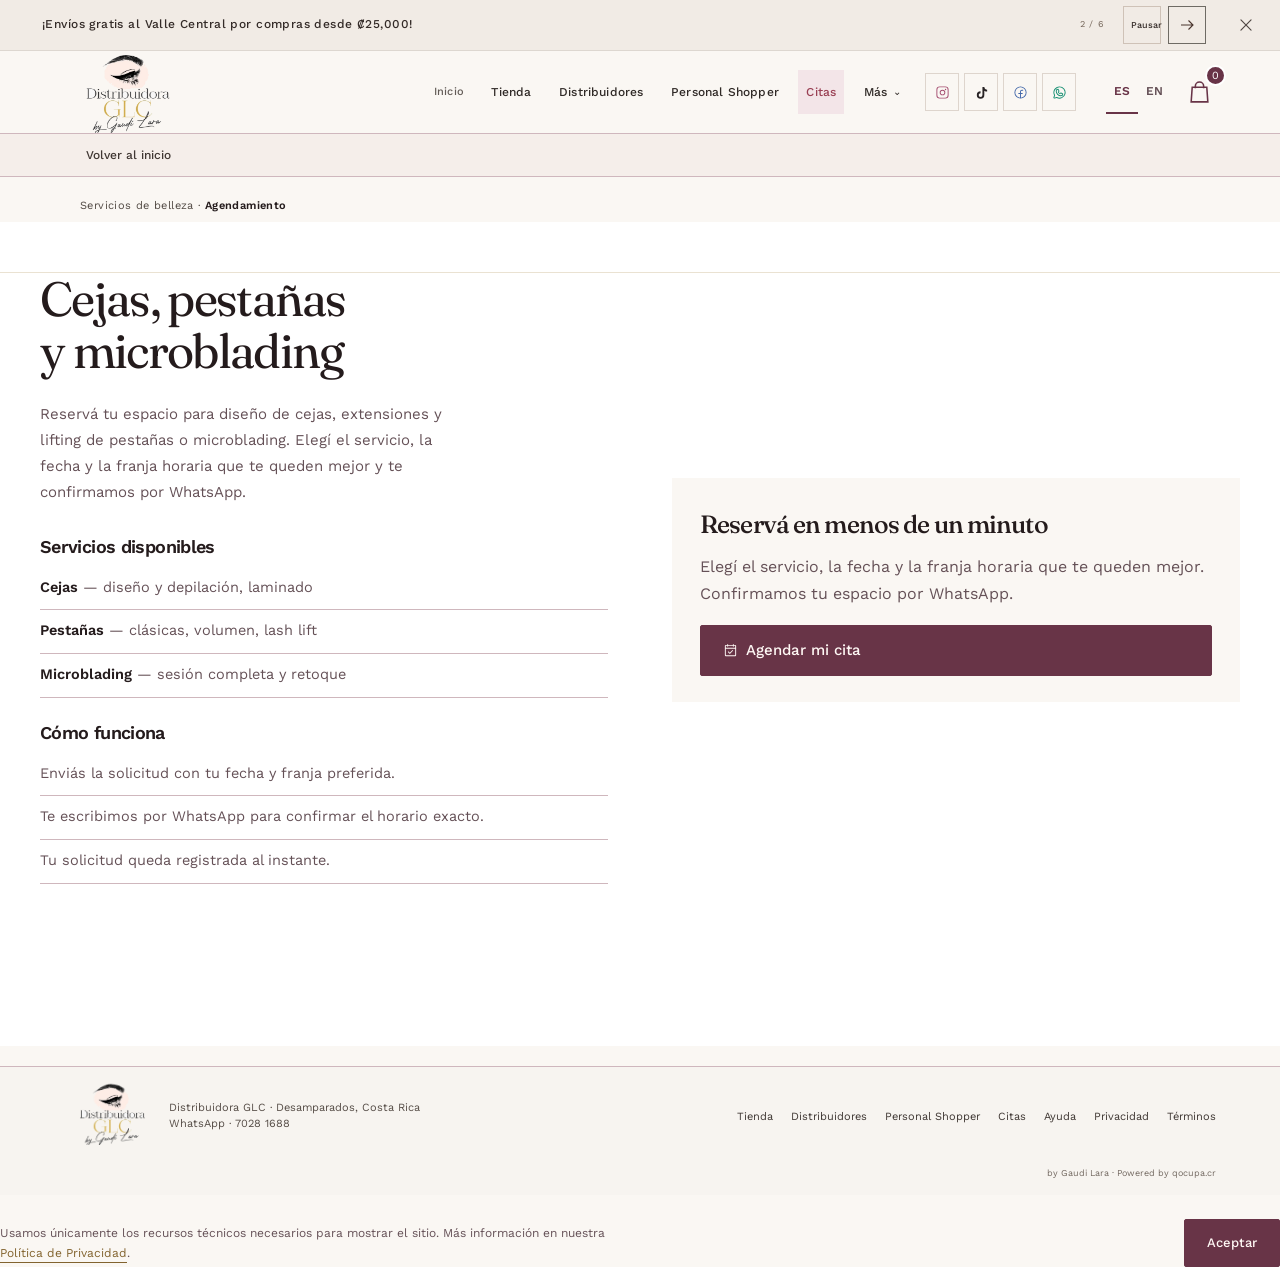
<file: citas.html>
<!doctype html><html lang="es"><head><meta charset="utf-8"><meta name="viewport" content="width=device-width,initial-scale=1"><meta name="theme-color" content="#f8f5f1"><title>Citas de belleza · Distribuidora GLC</title><meta name="description" content="Servicios de cejas, pestañas y microblading. Solicitá una cita para confirmar por WhatsApp."><link rel="icon" href="/favicon.ico" sizes="any"><link rel="preconnect" href="https://fonts.googleapis.com"><link rel="preconnect" href="https://fonts.gstatic.com" crossorigin><link href="https://fonts.googleapis.com/css2?family=Fraunces:opsz,wght@9..144,400;9..144,500;9..144,600&family=Work+Sans:wght@400;500;600;700&family=Caveat:wght@500;600&display=swap" rel="stylesheet">
<link rel="stylesheet" href="glc-base.css?v=v4"><link rel="stylesheet" href="glc-commerce.css?v=v4"><link rel="stylesheet" href="glc-home.css?v=v4"><link rel="stylesheet" href="glc-premium.css?v=v4"><link rel="stylesheet" href="glc-opportunities.css?v=v4"><link rel="stylesheet" href="glc-motion.css?v=v4"><link rel="stylesheet" href="glc-shell.css?v=v4"><link rel="stylesheet" href="glc-v6-compact.css?v=1"><link rel="stylesheet" href="glc-harmony.css?v=7"><script>if(window.parent!==window)document.documentElement.classList.add("embedded-view");</script><link rel="stylesheet" href="module-v9.css"><script src="module-v9.js" defer></script></head><body class="service-page glc-harmony"><a class="skip-link" href="#main-content">Saltar al contenido principal</a><svg aria-hidden="true" style="position:absolute;width:0;height:0;overflow:hidden" xmlns="http://www.w3.org/2000/svg">
  <symbol id="i-bag" viewBox="0 0 256 256"><path d="M216,40H40A16,16,0,0,0,24,56V200a16,16,0,0,0,16,16H216a16,16,0,0,0,16-16V56A16,16,0,0,0,216,40Zm0,160H40V56H216V200ZM176,88a48,48,0,0,1-96,0,8,8,0,0,1,16,0,32,32,0,0,0,64,0,8,8,0,0,1,16,0Z"></path></symbol>
  <symbol id="i-calendar" viewBox="0 0 256 256"><path d="M208,32H184V24a8,8,0,0,0-16,0v8H88V24a8,8,0,0,0-16,0v8H48A16,16,0,0,0,32,48V208a16,16,0,0,0,16,16H208a16,16,0,0,0,16-16V48A16,16,0,0,0,208,32ZM72,48v8a8,8,0,0,0,16,0V48h80v8a8,8,0,0,0,16,0V48h24V80H48V48ZM208,208H48V96H208V208Z"></path></symbol>
  <symbol id="i-plane" viewBox="0 0 256 256"><path d="M185.33,114.21l29.14-27.42.17-.17a32,32,0,0,0-45.26-45.26c0,.06-.11.11-.17.17L141.79,70.67l-83-30.2a8,8,0,0,0-8.39,1.86l-24,24a8,8,0,0,0,1.22,12.31l63.89,42.59L76.69,136H56a8,8,0,0,0-5.65,2.34l-24,24A8,8,0,0,0,29,175.42l36.82,14.73,14.7,36.75.06.16a8,8,0,0,0,13.18,2.47l23.87-23.88A8,8,0,0,0,120,200V179.31l14.76-14.76,42.59,63.89a8,8,0,0,0,12.31,1.22l24-24a8,8,0,0,0,1.86-8.39Zm-.07,97.23-42.59-63.88A8,8,0,0,0,136.8,144c-.27,0-.53,0-.79,0a8,8,0,0,0-5.66,2.35l-24,24A8,8,0,0,0,104,176v20.69L90.93,209.76,79.43,181A8,8,0,0,0,75,176.57l-28.74-11.5L59.32,152H80a8,8,0,0,0,5.66-2.34l24-24a8,8,0,0,0-1.22-12.32L44.56,70.74l13.5-13.49,83.22,30.26a8,8,0,0,0,8.56-2L180.78,52.6A16,16,0,0,1,203.4,75.23l-32.87,30.93a8,8,0,0,0-2,8.56l30.26,83.22Z"></path></symbol>
  <symbol id="i-gift" viewBox="0 0 256 256"><path d="M216,72H180.92c.39-.33.79-.65,1.17-1A29.53,29.53,0,0,0,192,49.57,32.62,32.62,0,0,0,158.44,16,29.53,29.53,0,0,0,137,25.91a54.94,54.94,0,0,0-9,14.48,54.94,54.94,0,0,0-9-14.48A29.53,29.53,0,0,0,97.56,16,32.62,32.62,0,0,0,64,49.57,29.53,29.53,0,0,0,73.91,71c.38.33.78.65,1.17,1H40A16,16,0,0,0,24,88v32a16,16,0,0,0,16,16v64a16,16,0,0,0,16,16H200a16,16,0,0,0,16-16V136a16,16,0,0,0,16-16V88A16,16,0,0,0,216,72ZM149,36.51a13.69,13.69,0,0,1,10-4.5h.49A16.62,16.62,0,0,1,176,49.08a13.69,13.69,0,0,1-4.5,10c-9.49,8.4-25.24,11.36-35,12.4C137.7,60.89,141,45.5,149,36.51Zm-64.09.36A16.63,16.63,0,0,1,96.59,32h.49a13.69,13.69,0,0,1,10,4.5c8.39,9.48,11.35,25.2,12.39,34.92-9.72-1-25.44-4-34.92-12.39a13.69,13.69,0,0,1-4.5-10A16.6,16.6,0,0,1,84.87,36.87ZM40,88h80v32H40Zm16,48h64v64H56Zm144,64H136V136h64Zm16-80H136V88h80v32Z"></path></symbol>
  <symbol id="i-whatsapp" viewBox="0 0 256 256"><path d="M187.58,144.84l-32-16a8,8,0,0,0-8,.5l-14.69,9.8a40.55,40.55,0,0,1-16-16l9.8-14.69a8,8,0,0,0,.5-8l-16-32A8,8,0,0,0,104,64a40,40,0,0,0-40,40,88.1,88.1,0,0,0,88,88,40,40,0,0,0,40-40A8,8,0,0,0,187.58,144.84ZM152,176a72.08,72.08,0,0,1-72-72A24,24,0,0,1,99.29,80.46l11.48,23L101,118a8,8,0,0,0-.73,7.51,56.47,56.47,0,0,0,30.15,30.15A8,8,0,0,0,138,155l14.61-9.74,23,11.48A24,24,0,0,1,152,176ZM128,24A104,104,0,0,0,36.18,176.88L24.83,210.93a16,16,0,0,0,20.24,20.24l34.05-11.35A104,104,0,1,0,128,24Zm0,192a87.87,87.87,0,0,1-44.06-11.81,8,8,0,0,0-6.54-.67L40,216,52.47,178.6a8,8,0,0,0-.66-6.54A88,88,0,1,1,128,216Z"></path></symbol>
  <symbol id="i-grad-cap" viewBox="0 0 256 256"><path d="M251.76,88.94l-120-64a8,8,0,0,0-7.52,0l-120,64a8,8,0,0,0,0,14.12L32,117.87v48.42a15.91,15.91,0,0,0,4.06,10.65C49.16,191.53,78.51,216,128,216a130,130,0,0,0,48-8.76V240a8,8,0,0,0,16,0V199.51a115.63,115.63,0,0,0,27.94-22.57A15.91,15.91,0,0,0,224,166.29V117.87l27.76-14.81a8,8,0,0,0,0-14.12ZM128,200c-43.27,0-68.72-21.14-80-33.71V126.4l76.24,40.66a8,8,0,0,0,7.52,0L176,143.47v46.34C163.4,195.69,147.52,200,128,200Zm80-33.75a97.83,97.83,0,0,1-16,14.25V134.93l16-8.53ZM188,118.94l-.22-.13-56-29.87a8,8,0,0,0-7.52,14.12L171,128l-43,22.93L25,96,128,41.07,231,96Z"></path></symbol>
  <symbol id="i-rocket" viewBox="0 0 256 256"><path d="M223.85,47.12a16,16,0,0,0-15-15c-12.58-.75-44.73.4-71.41,27.07L132.69,64H74.36A15.91,15.91,0,0,0,63,68.68L28.7,103a16,16,0,0,0,9.07,27.16l38.47,5.37,44.21,44.21,5.37,38.49a15.94,15.94,0,0,0,10.78,12.92,16.11,16.11,0,0,0,5.1.83A15.91,15.91,0,0,0,153,227.3L187.32,193A15.91,15.91,0,0,0,192,181.64V123.31l4.77-4.77C223.45,91.86,224.6,59.71,223.85,47.12ZM74.36,80h42.33L77.16,119.52,40,114.34Zm74.41-9.45a76.65,76.65,0,0,1,59.11-22.47,76.46,76.46,0,0,1-22.42,59.16L128,164.68,91.32,128ZM176,181.64,141.67,216l-5.19-37.17L176,139.31Zm-74.16,9.5C97.34,201,82.29,224,40,224a8,8,0,0,1-8-8c0-42.29,23-57.34,32.86-61.85a8,8,0,0,1,6.64,14.56c-6.43,2.93-20.62,12.36-23.12,38.91,26.55-2.5,36-16.69,38.91-23.12a8,8,0,1,1,14.56,6.64Z"></path></symbol>
  <symbol id="i-sparkle" viewBox="0 0 256 256"><path d="M197.58,129.06,146,110l-19-51.62a15.92,15.92,0,0,0-29.88,0L78,110l-51.62,19a15.92,15.92,0,0,0,0,29.88L78,178l19,51.62a15.92,15.92,0,0,0,29.88,0L146,178l51.62-19a15.92,15.92,0,0,0,0-29.88ZM137,164.22a8,8,0,0,0-4.74,4.74L112,223.85,91.78,169A8,8,0,0,0,87,164.22L32.15,144,87,123.78A8,8,0,0,0,91.78,119L112,64.15,132.22,119a8,8,0,0,0,4.74,4.74L191.85,144ZM144,40a8,8,0,0,1,8-8h16V16a8,8,0,0,1,16,0V32h16a8,8,0,0,1,0,16H184V64a8,8,0,0,1-16,0V48H152A8,8,0,0,1,144,40ZM248,88a8,8,0,0,1-8,8h-8v8a8,8,0,0,1-16,0V96h-8a8,8,0,0,1,0-16h8V72a8,8,0,0,1,16,0v8h8A8,8,0,0,1,248,88Z"></path></symbol>
  <symbol id="i-calendar-check" viewBox="0 0 256 256"><path d="M208,32H184V24a8,8,0,0,0-16,0v8H88V24a8,8,0,0,0-16,0v8H48A16,16,0,0,0,32,48V208a16,16,0,0,0,16,16H208a16,16,0,0,0,16-16V48A16,16,0,0,0,208,32ZM72,48v8a8,8,0,0,0,16,0V48h80v8a8,8,0,0,0,16,0V48h24V80H48V48ZM208,208H48V96H208V208Zm-38.34-85.66a8,8,0,0,1,0,11.32l-48,48a8,8,0,0,1-11.32,0l-24-24a8,8,0,0,1,11.32-11.32L116,164.69l42.34-42.35A8,8,0,0,1,169.66,122.34Z"></path></symbol>
  <symbol id="i-image" viewBox="0 0 256 256"><path d="M216,40H40A16,16,0,0,0,24,56V200a16,16,0,0,0,16,16H216a16,16,0,0,0,16-16V56A16,16,0,0,0,216,40Zm0,16V158.75l-26.07-26.06a16,16,0,0,0-22.63,0l-20,20-44-44a16,16,0,0,0-22.62,0L40,149.37V56ZM40,172l52-52,80,80H40Zm176,28H194.63l-36-36,20-20L216,181.38V200ZM144,100a12,12,0,1,1,12,12A12,12,0,0,1,144,100Z"></path></symbol>
  <symbol id="i-pin" viewBox="0 0 256 256"><path d="M128,64a40,40,0,1,0,40,40A40,40,0,0,0,128,64Zm0,64a24,24,0,1,1,24-24A24,24,0,0,1,128,128Zm0-112a88.1,88.1,0,0,0-88,88c0,31.4,14.51,64.68,42,96.25a254.19,254.19,0,0,0,41.45,38.3,8,8,0,0,0,9.18,0A254.19,254.19,0,0,0,174,200.25c27.45-31.57,42-64.85,42-96.25A88.1,88.1,0,0,0,128,16Zm0,206c-16.53-13-72-60.75-72-118a72,72,0,0,1,144,0C200,161.23,144.53,209,128,222Z"></path></symbol>
  <symbol id="i-envelope" viewBox="0 0 256 256"><path d="M224,48H32a8,8,0,0,0-8,8V192a16,16,0,0,0,16,16H216a16,16,0,0,0,16-16V56A8,8,0,0,0,224,48ZM203.43,64,128,133.15,52.57,64ZM216,192H40V74.19l82.59,75.71a8,8,0,0,0,10.82,0L216,74.19V192Z"></path></symbol>
  <symbol id="i-instagram" viewBox="0 0 256 256"><path d="M128,80a48,48,0,1,0,48,48A48.05,48.05,0,0,0,128,80Zm0,80a32,32,0,1,1,32-32A32,32,0,0,1,128,160ZM176,24H80A56.06,56.06,0,0,0,24,80v96a56.06,56.06,0,0,0,56,56h96a56.06,56.06,0,0,0,56-56V80A56.06,56.06,0,0,0,176,24Zm40,152a40,40,0,0,1-40,40H80a40,40,0,0,1-40-40V80A40,40,0,0,1,80,40h96a40,40,0,0,1,40,40ZM192,76a12,12,0,1,1-12-12A12,12,0,0,1,192,76Z"></path></symbol>
  <symbol id="i-facebook" viewBox="0 0 256 256"><path d="M128,24A104,104,0,1,0,232,128,104.11,104.11,0,0,0,128,24Zm8,191.63V152h24a8,8,0,0,0,0-16H136V112a16,16,0,0,1,16-16h16a8,8,0,0,0,0-16H152a32,32,0,0,0-32,32v24H96a8,8,0,0,0,0,16h24v63.63a88,88,0,1,1,16,0Z"></path></symbol>
  <symbol id="i-x" viewBox="0 0 256 256"><path d="M205.66,194.34a8,8,0,0,1-11.32,11.32L128,139.31,61.66,205.66a8,8,0,0,1-11.32-11.32L116.69,128,50.34,61.66A8,8,0,0,1,61.66,50.34L128,116.69l66.34-66.35a8,8,0,0,1,11.32,11.32L139.31,128Z"></path></symbol>
  <symbol id="i-lock" viewBox="0 0 256 256"><path d="M208,80H176V56a48,48,0,0,0-96,0V80H48A16,16,0,0,0,32,96V208a16,16,0,0,0,16,16H208a16,16,0,0,0,16-16V96A16,16,0,0,0,208,80ZM96,56a32,32,0,0,1,64,0V80H96ZM208,208H48V96H208V208Z"></path></symbol>
  <symbol id="i-search" viewBox="0 0 256 256"><path d="M229.66,218.34l-50.07-50.06a88.11,88.11,0,1,0-11.31,11.31l50.06,50.07a8,8,0,0,0,11.32-11.32ZM40,112a72,72,0,1,1,72,72A72.08,72.08,0,0,1,40,112Z"></path></symbol>
  <symbol id="i-sliders" viewBox="0 0 256 256"><path d="M40,88H73a32,32,0,0,0,62,0h81a8,8,0,0,0,0-16H135a32,32,0,0,0-62,0H40a8,8,0,0,0,0,16Zm64-24A16,16,0,1,1,88,80,16,16,0,0,1,104,64ZM216,168H199a32,32,0,0,0-62,0H40a8,8,0,0,0,0,16h97a32,32,0,0,0,62,0h17a8,8,0,0,0,0-16Zm-48,24a16,16,0,1,1,16-16A16,16,0,0,1,168,192Z"></path></symbol>
  <symbol id="i-arrow-right" viewBox="0 0 256 256"><path d="M221.66,133.66l-72,72a8,8,0,0,1-11.32-11.32L196.69,136H40a8,8,0,0,1,0-16H196.69L138.34,61.66a8,8,0,0,1,11.32-11.32l72,72A8,8,0,0,1,221.66,133.66Z"></path></symbol>
  <symbol id="i-grid" viewBox="0 0 256 256"><path d="M104,40H56A16,16,0,0,0,40,56v48a16,16,0,0,0,16,16h48a16,16,0,0,0,16-16V56A16,16,0,0,0,104,40Zm0,64H56V56h48v48Zm96-64H152a16,16,0,0,0-16,16v48a16,16,0,0,0,16,16h48a16,16,0,0,0,16-16V56A16,16,0,0,0,200,40Zm0,64H152V56h48v48Zm-96,32H56a16,16,0,0,0-16,16v48a16,16,0,0,0,16,16h48a16,16,0,0,0,16-16V152A16,16,0,0,0,104,136Zm0,64H56V152h48v48Zm96-64H152a16,16,0,0,0-16,16v48a16,16,0,0,0,16,16h48a16,16,0,0,0,16-16V152A16,16,0,0,0,200,136Zm0,64H152V152h48v48Z"></path></symbol>
  <symbol id="i-tag" viewBox="0 0 256 256"><path d="M243.31,136,144,36.69A15.86,15.86,0,0,0,132.69,32H40a8,8,0,0,0-8,8v92.69A15.86,15.86,0,0,0,36.69,144L136,243.31a16,16,0,0,0,22.63,0l84.68-84.68a16,16,0,0,0,0-22.63Zm-96,96L48,132.69V48h84.69L232,147.31ZM96,84A12,12,0,1,1,84,72,12,12,0,0,1,96,84Z"></path></symbol>
  <symbol id="i-tiktok" viewBox="0 0 24 24"><path d="M16.5 3c.5 2.7 2 4.3 4.5 4.5v3a8 8 0 0 1-4.5-1.4V16a6 6 0 1 1-6-6v3a3 3 0 1 0 3 3V3z"></path></symbol>
</svg>
<div class="promo-banner" id="promoBanner"><div class="promo-banner__inner">
  <p class="promo-banner__text"><span class="growth-promo-label">PARA TU ESTUDIO</span><a class="growth-promo-link" href="catalogo.html"><span class="growth-promo-copy">¡Envíos gratis al Valle Central por compras desde ₡25,000!</span><svg class="growth-promo-arrow" viewBox="0 0 24 24" aria-hidden="true"><path d="M4 12h15m-6-6 6 6-6 6"/></svg></a></p>
  <button class="promo-banner__close" type="button" aria-label="Cerrar banner promocional"><svg class="icon" aria-hidden="true"><use href="#i-x"/></svg></button>
</div></div>
<header class="site"><div class="header-row">
  <a class="brand-lockup" href="index.html" aria-label="Distribuidora GLC by Gaudi Lara, inicio"><img src="img/editorial/glc-logo-transparent.png" alt="Distribuidora GLC by Gaudi Lara" width="800" height="570"></a>
  <button class="mobile-menu-toggle" type="button" aria-expanded="false" aria-controls="primaryNav">Menú</button>
  <a class="mobile-whatsapp" href="https://wa.me/50670281688" target="_blank" rel="noopener noreferrer" aria-label="Escribir por WhatsApp"><svg class="icon" aria-hidden="true"><use href="#i-whatsapp"/></svg></a>
  <nav class="header-nav" id="primaryNav" aria-label="Navegación principal">
    <a class="btn btn-nav nav-home-return" href="index.html" data-en="Home">Inicio</a>
    <a class="btn btn-nav" href="catalogo.html" data-en="Store">Tienda</a>
    <a class="btn btn-nav" href="distribuidores.html" data-en="Distributors">Distribuidores</a>
    <a class="btn btn-nav" href="personal-shopper.html" data-en="Personal Shopper">Personal Shopper</a>
    <a class="btn btn-nav" href="citas.html" data-en="Appointments">Citas</a>
    <div class="nav-more"><button type="button" class="btn btn-nav" id="navMoreBtn" aria-haspopup="true" aria-expanded="false" data-en="More">Más <span class="nav-more__caret" aria-hidden="true">⌄</span></button>
      <div class="nav-more__menu" id="navMoreMenu">
        <a href="apartados.html" data-en="Reservations">Sistema de apartados</a>
        <a href="beneficios.html" data-en="GLC benefits">Beneficios GLC</a>
        <a href="ayuda.html" data-en="Help & information">Ayuda e información</a>
        <a href="recompensas.html" data-en="Rewards">Recompensas</a>
        <a href="pedido.html" data-en="Place an order">Realizar pedido</a>
      </div>
    </div>
    <div class="header-social" role="group" aria-label="Redes sociales de GLC">
      <a href="https://www.instagram.com/distribuidoraglc" target="_blank" rel="noopener noreferrer" aria-label="Instagram de GLC"><svg class="icon" aria-hidden="true"><use href="#i-instagram"/></svg></a>
      <a href="https://www.tiktok.com/@distribuidoraglc" target="_blank" rel="noopener noreferrer" aria-label="TikTok de GLC"><svg class="icon" aria-hidden="true"><use href="#i-tiktok"/></svg></a>
      <a href="https://www.facebook.com/share/1HtPLkXZZc/" target="_blank" rel="noopener noreferrer" aria-label="Facebook de GLC"><svg class="icon" aria-hidden="true"><use href="#i-facebook"/></svg></a>
      <a href="https://wa.me/50670281688" target="_blank" rel="noopener noreferrer" aria-label="WhatsApp de GLC"><svg class="icon" aria-hidden="true"><use href="#i-whatsapp"/></svg></a>
    </div>
  </nav>
</div></header><div class="page-return"><a href="index.html"><svg class="icon" aria-hidden="true"><use href="#i-arrow-left"/></svg><span data-en="Back to home">Volver al inicio</span></a></div><main id="main-content" class="service-main"><p class="service-route-note">Servicios de belleza · <strong>Agendamiento</strong></p><section class="home-service" id="agendar-citas"><h1 class="home-service__heading">Citas: cejas, pestañas y microblading</h1><section class="citas">
  <div class="wrap">

    <h2>Cejas, pestañas y microblading</h2>
    <p class="citas__lede">Reservá tu espacio para diseño de cejas, extensiones y lifting de pestañas o microblading. Elegí el servicio, la fecha y la franja horaria que te queden mejor y te confirmamos por WhatsApp.</p>

    <div class="citas__grid">
      <div class="citas__info">
        <h3>Servicios disponibles</h3>
        <ul>
          <li><strong>Cejas</strong> — diseño y depilación, laminado</li>
          <li><strong>Pestañas</strong> — clásicas, volumen, lash lift</li>
          <li><strong>Microblading</strong> — sesión completa y retoque</li>
        </ul>
        <h3>Cómo funciona</h3>
        <ul>
          <li>Enviás la solicitud con tu fecha y franja preferida.</li>
          <li>Te escribimos por WhatsApp para confirmar el horario exacto.</li>
          <li>Tu solicitud queda registrada al instante.</li>
        </ul>
      </div>

      <div class="cita-card citas__teaser">
        <h3>Reservá en menos de un minuto</h3>
        <p>Elegí el servicio, la fecha y la franja horaria que te queden mejor. Confirmamos tu espacio por WhatsApp.</p>
        <button type="button" class="btn btn-primary citas__teaser-btn" data-modal-open="#modalCitas"><svg class="icon" aria-hidden="true"><use href="#i-calendar-check"></use></svg> Agendar mi cita</button>
      </div>
    </div>
  </div>
</section></section><div class="lux-overlay" id="modalCitas" aria-hidden="true">
  <div class="lux-modal lux-modal--dark" role="dialog" aria-modal="true" aria-labelledby="modalCitasTitle">
    <button type="button" class="lux-modal__close" aria-label="Cerrar ventana de citas">×</button>
    <div class="cita-card">
      <h3 id="modalCitasTitle" class="lux-modal__form-title">Agendá tu cita</h3>
      <form class="cita-form" id="citaForm" novalidate="">
        <div class="cita-field">
          <label for="cita_nombre">Nombre completo <span class="req">*</span></label>
          <input type="text" id="cita_nombre" name="nombre" autocomplete="name" placeholder="Nombre y apellidos" required="">
          <span class="error-msg">Ingresá tu nombre completo.</span>
        </div>

        <div class="cita-field">
          <label for="cita_whatsapp">WhatsApp <span class="req">*</span></label>
          <input type="tel" id="cita_whatsapp" name="whatsapp" autocomplete="tel" inputmode="tel" placeholder="Ej. 8888 8888" required="">
          <span class="error-msg">Ingresá tu número de WhatsApp.</span>
        </div>

        <div class="cita-field">
          <label for="cita_servicio">Servicio <span class="req">*</span></label>
          <select id="cita_servicio" name="servicio" required="">
            <option value="" disabled="" selected="">Seleccioná un servicio</option>
            <optgroup label="Cejas">
              <option value="Cejas — Diseño y depilación">Diseño y depilación</option>
              <option value="Cejas — Laminado de cejas">Laminado de cejas</option>
            </optgroup>
            <optgroup label="Pestañas">
              <option value="Pestañas — Extensiones clásicas">Extensiones clásicas</option>
              <option value="Pestañas — Volumen">Volumen</option>
              <option value="Pestañas — Lash lift">Lash lift</option>
            </optgroup>
            <optgroup label="Microblading">
              <option value="Microblading — Sesión completa">Sesión completa</option>
              <option value="Microblading — Retoque">Retoque</option>
            </optgroup>
          </select>
          <span class="error-msg">Seleccioná el servicio.</span>
        </div>

        <div class="cita-field half">
          <label for="cita_fecha">Fecha preferida <span class="req">*</span></label>
          <input type="date" id="cita_fecha" name="fecha_cita" required="">
          <span class="error-msg">Elegí una fecha.</span>
        </div>

        <div class="cita-field half">
          <label for="cita_franja">Franja horaria <span class="req">*</span></label>
          <select id="cita_franja" name="franja" required="">
            <option value="" disabled="" selected="">Seleccioná una franja</option>
            <option value="Mañana (8:00 – 12:00)">Mañana (8:00 – 12:00)</option>
            <option value="Mediodía (12:00 – 15:00)">Mediodía (12:00 – 15:00)</option>
            <option value="Tarde (15:00 – 18:00)">Tarde (15:00 – 18:00)</option>
          </select>
          <span class="error-msg">Seleccioná una franja horaria.</span>
        </div>

        <div class="cita-field">
          <label for="cita_notas">Notas (opcional)</label>
          <textarea id="cita_notas" name="notas" rows="3" placeholder="Contanos si es tu primera vez, si venís de un retoque, alergias, etc."></textarea>
        </div>

        <div class="cita-field cita-consent">
          <label class="cita-consent__label">
            <input type="checkbox" id="cita_privacidad" name="privacidad" required="">
            <span><svg class="icon" aria-hidden="true"><use href="#i-lock"></use></svg> Acepto que mis datos personales sean tratados de forma segura exclusivamente para la gestión de mi cita, conforme a la <a href="privacidad.html" target="_blank" rel="noopener">Política de Privacidad</a> y los <a href="terminos.html" target="_blank" rel="noopener">Términos y Condiciones</a>.</span>
          </label>
          <span class="error-msg">Necesitamos tu confirmación para agendar la cita.</span>
        </div>

        <div class="cita-status" id="citaStatus" role="alert" aria-live="polite"></div>

        <button type="submit" class="btn cita-submit" id="citaSubmit"><svg class="icon" aria-hidden="true"><use href="#i-calendar-check"></use></svg> Solicitar cita</button>
        <p class="cita-note">Al enviar, tu solicitud queda registrada. La cita se confirma por WhatsApp.</p>
      </form>
    </div>
  </div>
</div></main><footer class="service-footer"><div class="service-footer__row">
  <div class="service-footer__brand"><a href="index.html" aria-label="Distribuidora GLC, inicio"><img src="img/editorial/glc-logo-transparent.png" alt="Distribuidora GLC by Gaudi Lara" width="800" height="570"></a><p>Distribuidora GLC &middot; Desamparados, Costa Rica<br><a href="https://wa.me/50670281688" target="_blank" rel="noopener noreferrer">WhatsApp &middot; 7028 1688</a></p></div>
  <nav class="service-footer__links" aria-label="Enlaces del pie"><a href="catalogo.html">Tienda</a><a href="distribuidores.html">Distribuidores</a><a href="personal-shopper.html">Personal Shopper</a><a href="citas.html">Citas</a><a href="ayuda.html">Ayuda</a><a href="privacidad.html">Privacidad</a><a href="terminos.html">Términos</a></nav>
</div><p class="service-footer__credit">by Gaudi Lara · Powered by <a href="https://qocupa.cr/" target="_blank" rel="noopener">qocupa.cr</a></p></footer><div class="cookie-bar" id="cookieBar"><p class="cookie-bar__text">Usamos únicamente los recursos técnicos necesarios para mostrar el sitio. Más información en nuestra <a href="privacidad.html">Política de Privacidad</a>.</p><button type="button" class="btn btn-primary cookie-bar__accept" id="cookieAccept">Aceptar</button></div><script src="data/glc-catalog.js?v=owner-20261006-final"></script><script src="glc-qocupa-catalog.js?v=1"></script>
<script src="glc-page-runtime.js?v=v4"></script><script src="glc-commerce.js?v=v4"></script><script src="glc-store.js?v=v4"></script><script src="glc-growth.js?v=v4"></script><script src="glc-opportunities.js?v=v4"></script><script src="glc-premium-motion.js?v=v4"></script><script src="glc-navigation.js?v=v4"></script><script src="glc-harmony.js?v=7"></script></body></html>
</file>
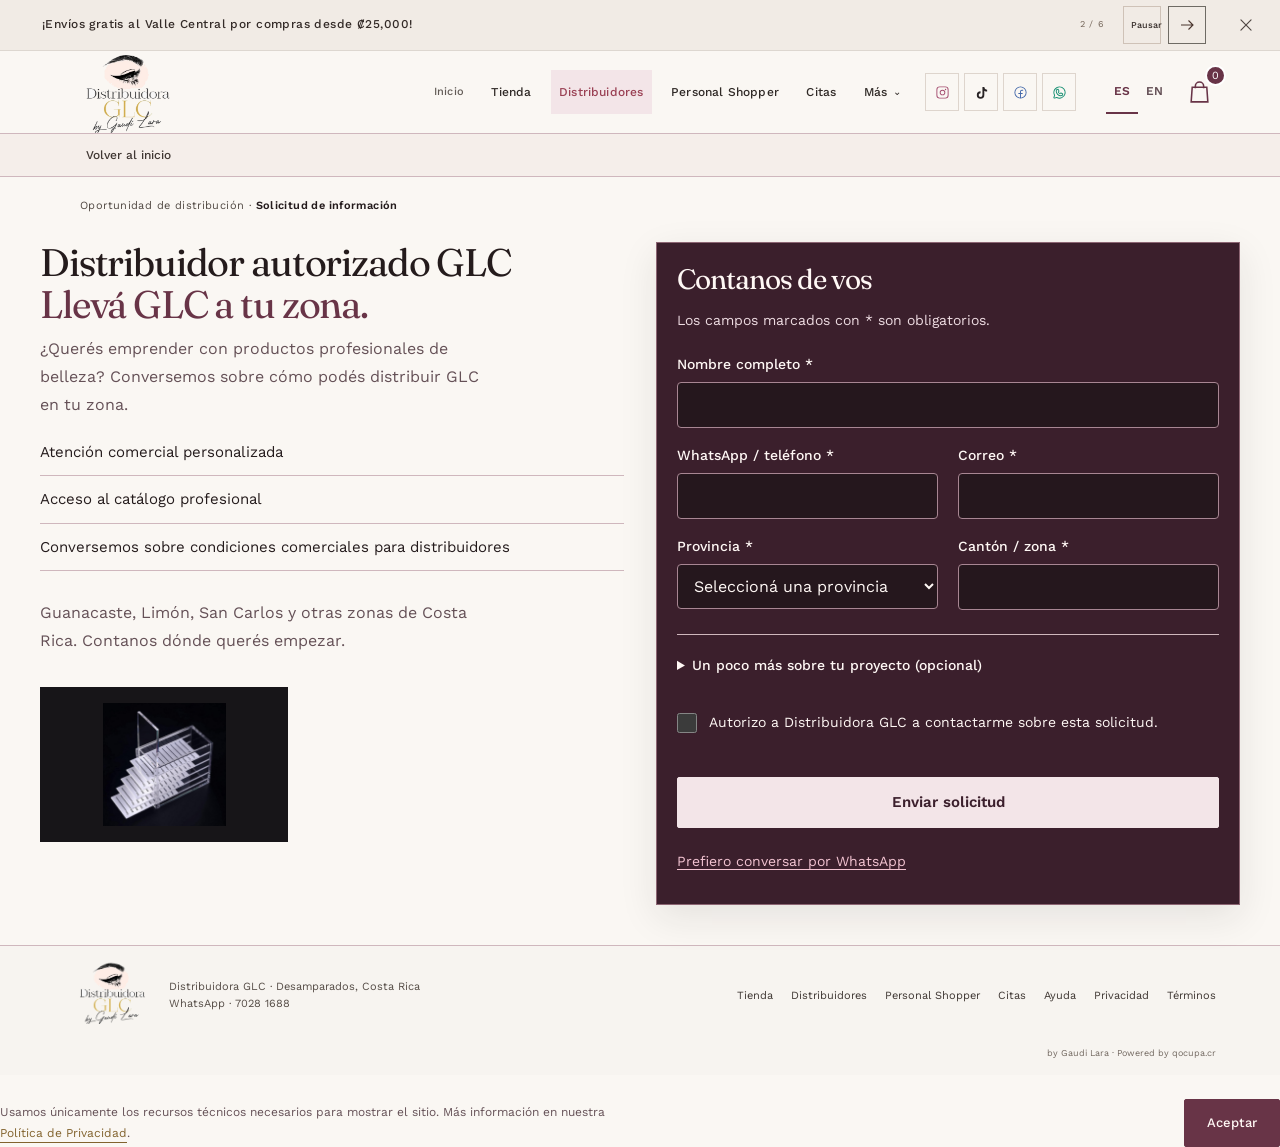
<file: distribuidores.html>
<!doctype html><html lang="es"><head><meta charset="utf-8"><meta name="viewport" content="width=device-width,initial-scale=1"><meta name="theme-color" content="#f8f5f1"><title>Distribuidores GLC · Uní tu negocio</title><meta name="description" content="Conocé el programa de distribuidores autorizados GLC y enviá una solicitud de contacto."><link rel="icon" href="/favicon.ico" sizes="any"><link rel="preconnect" href="https://fonts.googleapis.com"><link rel="preconnect" href="https://fonts.gstatic.com" crossorigin><link href="https://fonts.googleapis.com/css2?family=Fraunces:opsz,wght@9..144,400;9..144,500;9..144,600&family=Work+Sans:wght@400;500;600;700&family=Caveat:wght@500;600&display=swap" rel="stylesheet">
<link rel="stylesheet" href="glc-base.css?v=v4"><link rel="stylesheet" href="glc-commerce.css?v=v4"><link rel="stylesheet" href="glc-home.css?v=v4"><link rel="stylesheet" href="glc-premium.css?v=v4"><link rel="stylesheet" href="glc-opportunities.css?v=v4"><link rel="stylesheet" href="glc-motion.css?v=v4"><link rel="stylesheet" href="glc-shell.css?v=v4"><link rel="stylesheet" href="glc-v6-compact.css?v=1"><link rel="stylesheet" href="glc-harmony.css?v=7"><script>if(window.parent!==window)document.documentElement.classList.add("embedded-view");</script><link rel="stylesheet" href="module-v9.css"><script src="module-v9.js" defer></script></head><body class="service-page glc-harmony"><a class="skip-link" href="#main-content">Saltar al contenido principal</a><svg aria-hidden="true" style="position:absolute;width:0;height:0;overflow:hidden" xmlns="http://www.w3.org/2000/svg">
  <symbol id="i-bag" viewBox="0 0 256 256"><path d="M216,40H40A16,16,0,0,0,24,56V200a16,16,0,0,0,16,16H216a16,16,0,0,0,16-16V56A16,16,0,0,0,216,40Zm0,160H40V56H216V200ZM176,88a48,48,0,0,1-96,0,8,8,0,0,1,16,0,32,32,0,0,0,64,0,8,8,0,0,1,16,0Z"></path></symbol>
  <symbol id="i-calendar" viewBox="0 0 256 256"><path d="M208,32H184V24a8,8,0,0,0-16,0v8H88V24a8,8,0,0,0-16,0v8H48A16,16,0,0,0,32,48V208a16,16,0,0,0,16,16H208a16,16,0,0,0,16-16V48A16,16,0,0,0,208,32ZM72,48v8a8,8,0,0,0,16,0V48h80v8a8,8,0,0,0,16,0V48h24V80H48V48ZM208,208H48V96H208V208Z"></path></symbol>
  <symbol id="i-plane" viewBox="0 0 256 256"><path d="M185.33,114.21l29.14-27.42.17-.17a32,32,0,0,0-45.26-45.26c0,.06-.11.11-.17.17L141.79,70.67l-83-30.2a8,8,0,0,0-8.39,1.86l-24,24a8,8,0,0,0,1.22,12.31l63.89,42.59L76.69,136H56a8,8,0,0,0-5.65,2.34l-24,24A8,8,0,0,0,29,175.42l36.82,14.73,14.7,36.75.06.16a8,8,0,0,0,13.18,2.47l23.87-23.88A8,8,0,0,0,120,200V179.31l14.76-14.76,42.59,63.89a8,8,0,0,0,12.31,1.22l24-24a8,8,0,0,0,1.86-8.39Zm-.07,97.23-42.59-63.88A8,8,0,0,0,136.8,144c-.27,0-.53,0-.79,0a8,8,0,0,0-5.66,2.35l-24,24A8,8,0,0,0,104,176v20.69L90.93,209.76,79.43,181A8,8,0,0,0,75,176.57l-28.74-11.5L59.32,152H80a8,8,0,0,0,5.66-2.34l24-24a8,8,0,0,0-1.22-12.32L44.56,70.74l13.5-13.49,83.22,30.26a8,8,0,0,0,8.56-2L180.78,52.6A16,16,0,0,1,203.4,75.23l-32.87,30.93a8,8,0,0,0-2,8.56l30.26,83.22Z"></path></symbol>
  <symbol id="i-gift" viewBox="0 0 256 256"><path d="M216,72H180.92c.39-.33.79-.65,1.17-1A29.53,29.53,0,0,0,192,49.57,32.62,32.62,0,0,0,158.44,16,29.53,29.53,0,0,0,137,25.91a54.94,54.94,0,0,0-9,14.48,54.94,54.94,0,0,0-9-14.48A29.53,29.53,0,0,0,97.56,16,32.62,32.62,0,0,0,64,49.57,29.53,29.53,0,0,0,73.91,71c.38.33.78.65,1.17,1H40A16,16,0,0,0,24,88v32a16,16,0,0,0,16,16v64a16,16,0,0,0,16,16H200a16,16,0,0,0,16-16V136a16,16,0,0,0,16-16V88A16,16,0,0,0,216,72ZM149,36.51a13.69,13.69,0,0,1,10-4.5h.49A16.62,16.62,0,0,1,176,49.08a13.69,13.69,0,0,1-4.5,10c-9.49,8.4-25.24,11.36-35,12.4C137.7,60.89,141,45.5,149,36.51Zm-64.09.36A16.63,16.63,0,0,1,96.59,32h.49a13.69,13.69,0,0,1,10,4.5c8.39,9.48,11.35,25.2,12.39,34.92-9.72-1-25.44-4-34.92-12.39a13.69,13.69,0,0,1-4.5-10A16.6,16.6,0,0,1,84.87,36.87ZM40,88h80v32H40Zm16,48h64v64H56Zm144,64H136V136h64Zm16-80H136V88h80v32Z"></path></symbol>
  <symbol id="i-whatsapp" viewBox="0 0 256 256"><path d="M187.58,144.84l-32-16a8,8,0,0,0-8,.5l-14.69,9.8a40.55,40.55,0,0,1-16-16l9.8-14.69a8,8,0,0,0,.5-8l-16-32A8,8,0,0,0,104,64a40,40,0,0,0-40,40,88.1,88.1,0,0,0,88,88,40,40,0,0,0,40-40A8,8,0,0,0,187.58,144.84ZM152,176a72.08,72.08,0,0,1-72-72A24,24,0,0,1,99.29,80.46l11.48,23L101,118a8,8,0,0,0-.73,7.51,56.47,56.47,0,0,0,30.15,30.15A8,8,0,0,0,138,155l14.61-9.74,23,11.48A24,24,0,0,1,152,176ZM128,24A104,104,0,0,0,36.18,176.88L24.83,210.93a16,16,0,0,0,20.24,20.24l34.05-11.35A104,104,0,1,0,128,24Zm0,192a87.87,87.87,0,0,1-44.06-11.81,8,8,0,0,0-6.54-.67L40,216,52.47,178.6a8,8,0,0,0-.66-6.54A88,88,0,1,1,128,216Z"></path></symbol>
  <symbol id="i-grad-cap" viewBox="0 0 256 256"><path d="M251.76,88.94l-120-64a8,8,0,0,0-7.52,0l-120,64a8,8,0,0,0,0,14.12L32,117.87v48.42a15.91,15.91,0,0,0,4.06,10.65C49.16,191.53,78.51,216,128,216a130,130,0,0,0,48-8.76V240a8,8,0,0,0,16,0V199.51a115.63,115.63,0,0,0,27.94-22.57A15.91,15.91,0,0,0,224,166.29V117.87l27.76-14.81a8,8,0,0,0,0-14.12ZM128,200c-43.27,0-68.72-21.14-80-33.71V126.4l76.24,40.66a8,8,0,0,0,7.52,0L176,143.47v46.34C163.4,195.69,147.52,200,128,200Zm80-33.75a97.83,97.83,0,0,1-16,14.25V134.93l16-8.53ZM188,118.94l-.22-.13-56-29.87a8,8,0,0,0-7.52,14.12L171,128l-43,22.93L25,96,128,41.07,231,96Z"></path></symbol>
  <symbol id="i-rocket" viewBox="0 0 256 256"><path d="M223.85,47.12a16,16,0,0,0-15-15c-12.58-.75-44.73.4-71.41,27.07L132.69,64H74.36A15.91,15.91,0,0,0,63,68.68L28.7,103a16,16,0,0,0,9.07,27.16l38.47,5.37,44.21,44.21,5.37,38.49a15.94,15.94,0,0,0,10.78,12.92,16.11,16.11,0,0,0,5.1.83A15.91,15.91,0,0,0,153,227.3L187.32,193A15.91,15.91,0,0,0,192,181.64V123.31l4.77-4.77C223.45,91.86,224.6,59.71,223.85,47.12ZM74.36,80h42.33L77.16,119.52,40,114.34Zm74.41-9.45a76.65,76.65,0,0,1,59.11-22.47,76.46,76.46,0,0,1-22.42,59.16L128,164.68,91.32,128ZM176,181.64,141.67,216l-5.19-37.17L176,139.31Zm-74.16,9.5C97.34,201,82.29,224,40,224a8,8,0,0,1-8-8c0-42.29,23-57.34,32.86-61.85a8,8,0,0,1,6.64,14.56c-6.43,2.93-20.62,12.36-23.12,38.91,26.55-2.5,36-16.69,38.91-23.12a8,8,0,1,1,14.56,6.64Z"></path></symbol>
  <symbol id="i-sparkle" viewBox="0 0 256 256"><path d="M197.58,129.06,146,110l-19-51.62a15.92,15.92,0,0,0-29.88,0L78,110l-51.62,19a15.92,15.92,0,0,0,0,29.88L78,178l19,51.62a15.92,15.92,0,0,0,29.88,0L146,178l51.62-19a15.92,15.92,0,0,0,0-29.88ZM137,164.22a8,8,0,0,0-4.74,4.74L112,223.85,91.78,169A8,8,0,0,0,87,164.22L32.15,144,87,123.78A8,8,0,0,0,91.78,119L112,64.15,132.22,119a8,8,0,0,0,4.74,4.74L191.85,144ZM144,40a8,8,0,0,1,8-8h16V16a8,8,0,0,1,16,0V32h16a8,8,0,0,1,0,16H184V64a8,8,0,0,1-16,0V48H152A8,8,0,0,1,144,40ZM248,88a8,8,0,0,1-8,8h-8v8a8,8,0,0,1-16,0V96h-8a8,8,0,0,1,0-16h8V72a8,8,0,0,1,16,0v8h8A8,8,0,0,1,248,88Z"></path></symbol>
  <symbol id="i-calendar-check" viewBox="0 0 256 256"><path d="M208,32H184V24a8,8,0,0,0-16,0v8H88V24a8,8,0,0,0-16,0v8H48A16,16,0,0,0,32,48V208a16,16,0,0,0,16,16H208a16,16,0,0,0,16-16V48A16,16,0,0,0,208,32ZM72,48v8a8,8,0,0,0,16,0V48h80v8a8,8,0,0,0,16,0V48h24V80H48V48ZM208,208H48V96H208V208Zm-38.34-85.66a8,8,0,0,1,0,11.32l-48,48a8,8,0,0,1-11.32,0l-24-24a8,8,0,0,1,11.32-11.32L116,164.69l42.34-42.35A8,8,0,0,1,169.66,122.34Z"></path></symbol>
  <symbol id="i-image" viewBox="0 0 256 256"><path d="M216,40H40A16,16,0,0,0,24,56V200a16,16,0,0,0,16,16H216a16,16,0,0,0,16-16V56A16,16,0,0,0,216,40Zm0,16V158.75l-26.07-26.06a16,16,0,0,0-22.63,0l-20,20-44-44a16,16,0,0,0-22.62,0L40,149.37V56ZM40,172l52-52,80,80H40Zm176,28H194.63l-36-36,20-20L216,181.38V200ZM144,100a12,12,0,1,1,12,12A12,12,0,0,1,144,100Z"></path></symbol>
  <symbol id="i-pin" viewBox="0 0 256 256"><path d="M128,64a40,40,0,1,0,40,40A40,40,0,0,0,128,64Zm0,64a24,24,0,1,1,24-24A24,24,0,0,1,128,128Zm0-112a88.1,88.1,0,0,0-88,88c0,31.4,14.51,64.68,42,96.25a254.19,254.19,0,0,0,41.45,38.3,8,8,0,0,0,9.18,0A254.19,254.19,0,0,0,174,200.25c27.45-31.57,42-64.85,42-96.25A88.1,88.1,0,0,0,128,16Zm0,206c-16.53-13-72-60.75-72-118a72,72,0,0,1,144,0C200,161.23,144.53,209,128,222Z"></path></symbol>
  <symbol id="i-envelope" viewBox="0 0 256 256"><path d="M224,48H32a8,8,0,0,0-8,8V192a16,16,0,0,0,16,16H216a16,16,0,0,0,16-16V56A8,8,0,0,0,224,48ZM203.43,64,128,133.15,52.57,64ZM216,192H40V74.19l82.59,75.71a8,8,0,0,0,10.82,0L216,74.19V192Z"></path></symbol>
  <symbol id="i-instagram" viewBox="0 0 256 256"><path d="M128,80a48,48,0,1,0,48,48A48.05,48.05,0,0,0,128,80Zm0,80a32,32,0,1,1,32-32A32,32,0,0,1,128,160ZM176,24H80A56.06,56.06,0,0,0,24,80v96a56.06,56.06,0,0,0,56,56h96a56.06,56.06,0,0,0,56-56V80A56.06,56.06,0,0,0,176,24Zm40,152a40,40,0,0,1-40,40H80a40,40,0,0,1-40-40V80A40,40,0,0,1,80,40h96a40,40,0,0,1,40,40ZM192,76a12,12,0,1,1-12-12A12,12,0,0,1,192,76Z"></path></symbol>
  <symbol id="i-facebook" viewBox="0 0 256 256"><path d="M128,24A104,104,0,1,0,232,128,104.11,104.11,0,0,0,128,24Zm8,191.63V152h24a8,8,0,0,0,0-16H136V112a16,16,0,0,1,16-16h16a8,8,0,0,0,0-16H152a32,32,0,0,0-32,32v24H96a8,8,0,0,0,0,16h24v63.63a88,88,0,1,1,16,0Z"></path></symbol>
  <symbol id="i-x" viewBox="0 0 256 256"><path d="M205.66,194.34a8,8,0,0,1-11.32,11.32L128,139.31,61.66,205.66a8,8,0,0,1-11.32-11.32L116.69,128,50.34,61.66A8,8,0,0,1,61.66,50.34L128,116.69l66.34-66.35a8,8,0,0,1,11.32,11.32L139.31,128Z"></path></symbol>
  <symbol id="i-lock" viewBox="0 0 256 256"><path d="M208,80H176V56a48,48,0,0,0-96,0V80H48A16,16,0,0,0,32,96V208a16,16,0,0,0,16,16H208a16,16,0,0,0,16-16V96A16,16,0,0,0,208,80ZM96,56a32,32,0,0,1,64,0V80H96ZM208,208H48V96H208V208Z"></path></symbol>
  <symbol id="i-search" viewBox="0 0 256 256"><path d="M229.66,218.34l-50.07-50.06a88.11,88.11,0,1,0-11.31,11.31l50.06,50.07a8,8,0,0,0,11.32-11.32ZM40,112a72,72,0,1,1,72,72A72.08,72.08,0,0,1,40,112Z"></path></symbol>
  <symbol id="i-sliders" viewBox="0 0 256 256"><path d="M40,88H73a32,32,0,0,0,62,0h81a8,8,0,0,0,0-16H135a32,32,0,0,0-62,0H40a8,8,0,0,0,0,16Zm64-24A16,16,0,1,1,88,80,16,16,0,0,1,104,64ZM216,168H199a32,32,0,0,0-62,0H40a8,8,0,0,0,0,16h97a32,32,0,0,0,62,0h17a8,8,0,0,0,0-16Zm-48,24a16,16,0,1,1,16-16A16,16,0,0,1,168,192Z"></path></symbol>
  <symbol id="i-arrow-right" viewBox="0 0 256 256"><path d="M221.66,133.66l-72,72a8,8,0,0,1-11.32-11.32L196.69,136H40a8,8,0,0,1,0-16H196.69L138.34,61.66a8,8,0,0,1,11.32-11.32l72,72A8,8,0,0,1,221.66,133.66Z"></path></symbol>
  <symbol id="i-grid" viewBox="0 0 256 256"><path d="M104,40H56A16,16,0,0,0,40,56v48a16,16,0,0,0,16,16h48a16,16,0,0,0,16-16V56A16,16,0,0,0,104,40Zm0,64H56V56h48v48Zm96-64H152a16,16,0,0,0-16,16v48a16,16,0,0,0,16,16h48a16,16,0,0,0,16-16V56A16,16,0,0,0,200,40Zm0,64H152V56h48v48Zm-96,32H56a16,16,0,0,0-16,16v48a16,16,0,0,0,16,16h48a16,16,0,0,0,16-16V152A16,16,0,0,0,104,136Zm0,64H56V152h48v48Zm96-64H152a16,16,0,0,0-16,16v48a16,16,0,0,0,16,16h48a16,16,0,0,0,16-16V152A16,16,0,0,0,200,136Zm0,64H152V152h48v48Z"></path></symbol>
  <symbol id="i-tag" viewBox="0 0 256 256"><path d="M243.31,136,144,36.69A15.86,15.86,0,0,0,132.69,32H40a8,8,0,0,0-8,8v92.69A15.86,15.86,0,0,0,36.69,144L136,243.31a16,16,0,0,0,22.63,0l84.68-84.68a16,16,0,0,0,0-22.63Zm-96,96L48,132.69V48h84.69L232,147.31ZM96,84A12,12,0,1,1,84,72,12,12,0,0,1,96,84Z"></path></symbol>
  <symbol id="i-tiktok" viewBox="0 0 24 24"><path d="M16.5 3c.5 2.7 2 4.3 4.5 4.5v3a8 8 0 0 1-4.5-1.4V16a6 6 0 1 1-6-6v3a3 3 0 1 0 3 3V3z"></path></symbol>
</svg>
<div class="promo-banner" id="promoBanner"><div class="promo-banner__inner">
  <p class="promo-banner__text"><span class="growth-promo-label">PARA TU ESTUDIO</span><a class="growth-promo-link" href="catalogo.html"><span class="growth-promo-copy">¡Envíos gratis al Valle Central por compras desde ₡25,000!</span><svg class="growth-promo-arrow" viewBox="0 0 24 24" aria-hidden="true"><path d="M4 12h15m-6-6 6 6-6 6"/></svg></a></p>
  <button class="promo-banner__close" type="button" aria-label="Cerrar banner promocional"><svg class="icon" aria-hidden="true"><use href="#i-x"/></svg></button>
</div></div>
<header class="site"><div class="header-row">
  <a class="brand-lockup" href="index.html" aria-label="Distribuidora GLC by Gaudi Lara, inicio"><img src="img/editorial/glc-logo-transparent.png" alt="Distribuidora GLC by Gaudi Lara" width="800" height="570"></a>
  <button class="mobile-menu-toggle" type="button" aria-expanded="false" aria-controls="primaryNav">Menú</button>
  <a class="mobile-whatsapp" href="https://wa.me/50670281688" target="_blank" rel="noopener noreferrer" aria-label="Escribir por WhatsApp"><svg class="icon" aria-hidden="true"><use href="#i-whatsapp"/></svg></a>
  <nav class="header-nav" id="primaryNav" aria-label="Navegación principal">
    <a class="btn btn-nav nav-home-return" href="index.html" data-en="Home">Inicio</a>
    <a class="btn btn-nav" href="catalogo.html" data-en="Store">Tienda</a>
    <a class="btn btn-nav" href="distribuidores.html" data-en="Distributors">Distribuidores</a>
    <a class="btn btn-nav" href="personal-shopper.html" data-en="Personal Shopper">Personal Shopper</a>
    <a class="btn btn-nav" href="citas.html" data-en="Appointments">Citas</a>
    <div class="nav-more"><button type="button" class="btn btn-nav" id="navMoreBtn" aria-haspopup="true" aria-expanded="false" data-en="More">Más <span class="nav-more__caret" aria-hidden="true">⌄</span></button>
      <div class="nav-more__menu" id="navMoreMenu">
        <a href="apartados.html" data-en="Reservations">Sistema de apartados</a>
        <a href="beneficios.html" data-en="GLC benefits">Beneficios GLC</a>
        <a href="ayuda.html" data-en="Help & information">Ayuda e información</a>
        <a href="recompensas.html" data-en="Rewards">Recompensas</a>
        <a href="pedido.html" data-en="Place an order">Realizar pedido</a>
      </div>
    </div>
    <div class="header-social" role="group" aria-label="Redes sociales de GLC">
      <a href="https://www.instagram.com/distribuidoraglc" target="_blank" rel="noopener noreferrer" aria-label="Instagram de GLC"><svg class="icon" aria-hidden="true"><use href="#i-instagram"/></svg></a>
      <a href="https://www.tiktok.com/@distribuidoraglc" target="_blank" rel="noopener noreferrer" aria-label="TikTok de GLC"><svg class="icon" aria-hidden="true"><use href="#i-tiktok"/></svg></a>
      <a href="https://www.facebook.com/share/1HtPLkXZZc/" target="_blank" rel="noopener noreferrer" aria-label="Facebook de GLC"><svg class="icon" aria-hidden="true"><use href="#i-facebook"/></svg></a>
      <a href="https://wa.me/50670281688" target="_blank" rel="noopener noreferrer" aria-label="WhatsApp de GLC"><svg class="icon" aria-hidden="true"><use href="#i-whatsapp"/></svg></a>
    </div>
  </nav>
</div></header><div class="page-return"><a href="index.html"><svg class="icon" aria-hidden="true"><use href="#i-arrow-left"/></svg><span data-en="Back to home">Volver al inicio</span></a></div><main id="main-content" class="service-main"><p class="service-route-note">Oportunidad de distribución · <strong>Solicitud de información</strong></p><section class="distributor" id="distribuidores" aria-labelledby="distributorTitle" data-growth="">
  <div class="wrap distributor-layout">
    <div class="distributor-copy">
      <h1 id="distributorTitle"><span data-v1-copy="program" style="font:inherit;color:inherit;margin:0">Distribuidor autorizado GLC</span><span data-v1-copy="headline">Llevá GLC a tu zona.</span></h1>
      <p data-v1-copy="intro">¿Querés emprender con productos profesionales de belleza? Conversemos sobre cómo podés distribuir GLC en tu zona.</p>
      <ul class="distributor-benefits">
        <li data-v1-copy="benefit1">Atención comercial personalizada</li>
        <li data-v1-copy="benefit2">Acceso al catálogo profesional</li>
        <li data-v1-copy="benefit3">Conversemos sobre condiciones comerciales para distribuidores</li>
      </ul>
      <p data-v1-copy="zones">Guanacaste, Limón, San Carlos y otras zonas de Costa Rica. Contanos dónde querés empezar.</p>
      <figure class="distributor-photo"><img src="img/catalog/owner/organizacion-para-almacenar.jpg" alt="Organizador de herramientas del catálogo de GLC" data-v1-alt="distributorAlt" width="1000" height="1000" loading="lazy" decoding="async"></figure>
    </div>
    <form id="distributorForm" class="distributor-form" action="#distribuidores" method="post" data-endpoint="https://script.google.com/macros/s/AKfycbwVFKbK_0N3uYcGraoykXqI477eYceAycliZ9SzZhdjzIRl5asfn-K6iWd_jDs5EYILlQ/exec" data-state="idle" aria-labelledby="distributorFormTitle">
      <h3 id="distributorFormTitle" data-v1-copy="formTitle">Contanos de vos</h3>
      <p class="form-note" data-v1-copy="requiredNote">Los campos marcados con * son obligatorios.</p>
      <fieldset class="distributor-fields" disabled="">
        <legend class="v1-sr-only" data-v1-copy="formTitle">Contanos de vos</legend>
        <div class="distributor-grid">
          <div class="distributor-field distributor-field--wide"><label for="distributorNombre" data-v1-copy="name">Nombre completo *</label><input id="distributorNombre" name="nombre" autocomplete="name" maxlength="120" required="" aria-describedby="distributor-error-nombre"><span id="distributor-error-nombre" class="distributor-field-error"></span></div>
          <div class="distributor-field"><label for="distributorTelefono" data-v1-copy="phone">WhatsApp / teléfono *</label><input id="distributorTelefono" name="whatsapp" type="tel" autocomplete="tel" inputmode="tel" maxlength="25" required="" aria-describedby="distributor-error-whatsapp"><span id="distributor-error-whatsapp" class="distributor-field-error"></span></div>
          <div class="distributor-field"><label for="distributorEmail" data-v1-copy="email">Correo *</label><input id="distributorEmail" name="email" type="email" autocomplete="email" maxlength="254" required="" aria-describedby="distributor-error-email"><span id="distributor-error-email" class="distributor-field-error"></span></div>
          <div class="distributor-field"><label for="distributorProvincia" data-v1-copy="province">Provincia *</label><select id="distributorProvincia" name="provincia" autocomplete="address-level1" required="" aria-describedby="distributor-error-provincia"><option value="" data-v1-copy="choose">Seleccioná una provincia</option><option>San José</option><option>Alajuela</option><option>Cartago</option><option>Heredia</option><option>Guanacaste</option><option>Puntarenas</option><option>Limón</option></select><span id="distributor-error-provincia" class="distributor-field-error"></span></div>
          <div class="distributor-field"><label for="distributorZona" data-v1-copy="zone">Cantón / zona *</label><input id="distributorZona" name="canton_zona" autocomplete="address-level2" maxlength="120" required="" aria-describedby="distributor-error-canton_zona"><span id="distributor-error-canton_zona" class="distributor-field-error"></span></div>
        </div>
        <details class="distributor-optional">
          <summary data-v1-copy="optional">Un poco más sobre tu proyecto (opcional)</summary>
          <div class="distributor-grid">
            <div class="distributor-field"><label for="distributorNegocio" data-v1-copy="business">¿Actualmente tenés negocio?</label><select id="distributorNegocio" name="tiene_negocio"><option value="" data-v1-copy="unspecified">Sin indicar</option><option value="SI" data-v1-copy="yes">Sí</option><option value="NO" data-v1-copy="no">No</option></select></div>
            <div class="distributor-field"><label for="distributorTipo" data-v1-copy="businessType">Tipo de negocio / actividad</label><input id="distributorTipo" name="tipo_negocio" maxlength="160" aria-describedby="distributor-error-tipo_negocio"><span id="distributor-error-tipo_negocio" class="distributor-field-error"></span></div>
            <div class="distributor-field distributor-field--wide"><label for="distributorMensaje" data-v1-copy="interest">Comentario / interés</label><textarea id="distributorMensaje" name="mensaje" rows="3" maxlength="1000" aria-describedby="distributor-error-mensaje"></textarea><span id="distributor-error-mensaje" class="distributor-field-error"></span></div>
          </div>
        </details>
        <label class="distributor-consent" for="distributorConsent"><input id="distributorConsent" name="consentimiento" type="checkbox" required="" aria-describedby="distributor-error-consentimiento"><span data-v1-copy="consent">Autorizo a Distribuidora GLC a contactarme sobre esta solicitud.</span></label>
        <span id="distributor-error-consentimiento" class="distributor-field-error"></span>
      </fieldset>
      <button type="submit" class="btn btn-primary distributor-submit" disabled="">Enviar solicitud</button>
      <p class="distributor-status" role="status" aria-live="polite" aria-atomic="true"></p>
      <a class="distributor-contact" href="https://wa.me/50670281688" target="_blank" rel="noopener" data-v1-copy="contact">Prefiero conversar por WhatsApp</a>
      <noscript><p>Para enviar el formulario necesitás JavaScript. Podés contactarnos por WhatsApp. / JavaScript is required for the form. You can contact us on WhatsApp.</p></noscript>
    </form>
  </div>
</section></main><footer class="service-footer"><div class="service-footer__row">
  <div class="service-footer__brand"><a href="index.html" aria-label="Distribuidora GLC, inicio"><img src="img/editorial/glc-logo-transparent.png" alt="Distribuidora GLC by Gaudi Lara" width="800" height="570"></a><p>Distribuidora GLC &middot; Desamparados, Costa Rica<br><a href="https://wa.me/50670281688" target="_blank" rel="noopener noreferrer">WhatsApp &middot; 7028 1688</a></p></div>
  <nav class="service-footer__links" aria-label="Enlaces del pie"><a href="catalogo.html">Tienda</a><a href="distribuidores.html">Distribuidores</a><a href="personal-shopper.html">Personal Shopper</a><a href="citas.html">Citas</a><a href="ayuda.html">Ayuda</a><a href="privacidad.html">Privacidad</a><a href="terminos.html">Términos</a></nav>
</div><p class="service-footer__credit">by Gaudi Lara · Powered by <a href="https://qocupa.cr/" target="_blank" rel="noopener">qocupa.cr</a></p></footer><div class="cookie-bar" id="cookieBar"><p class="cookie-bar__text">Usamos únicamente los recursos técnicos necesarios para mostrar el sitio. Más información en nuestra <a href="privacidad.html">Política de Privacidad</a>.</p><button type="button" class="btn btn-primary cookie-bar__accept" id="cookieAccept">Aceptar</button></div><script src="data/glc-catalog.js?v=owner-20261006-final"></script><script src="glc-qocupa-catalog.js?v=1"></script>
<script src="glc-page-runtime.js?v=v4"></script><script src="glc-commerce.js?v=v4"></script><script src="glc-store.js?v=v4"></script><script src="glc-growth.js?v=v4"></script><script src="glc-opportunities.js?v=v4"></script><script src="glc-premium-motion.js?v=v4"></script><script src="glc-navigation.js?v=v4"></script><script src="glc-harmony.js?v=7"></script></body></html>
</file>
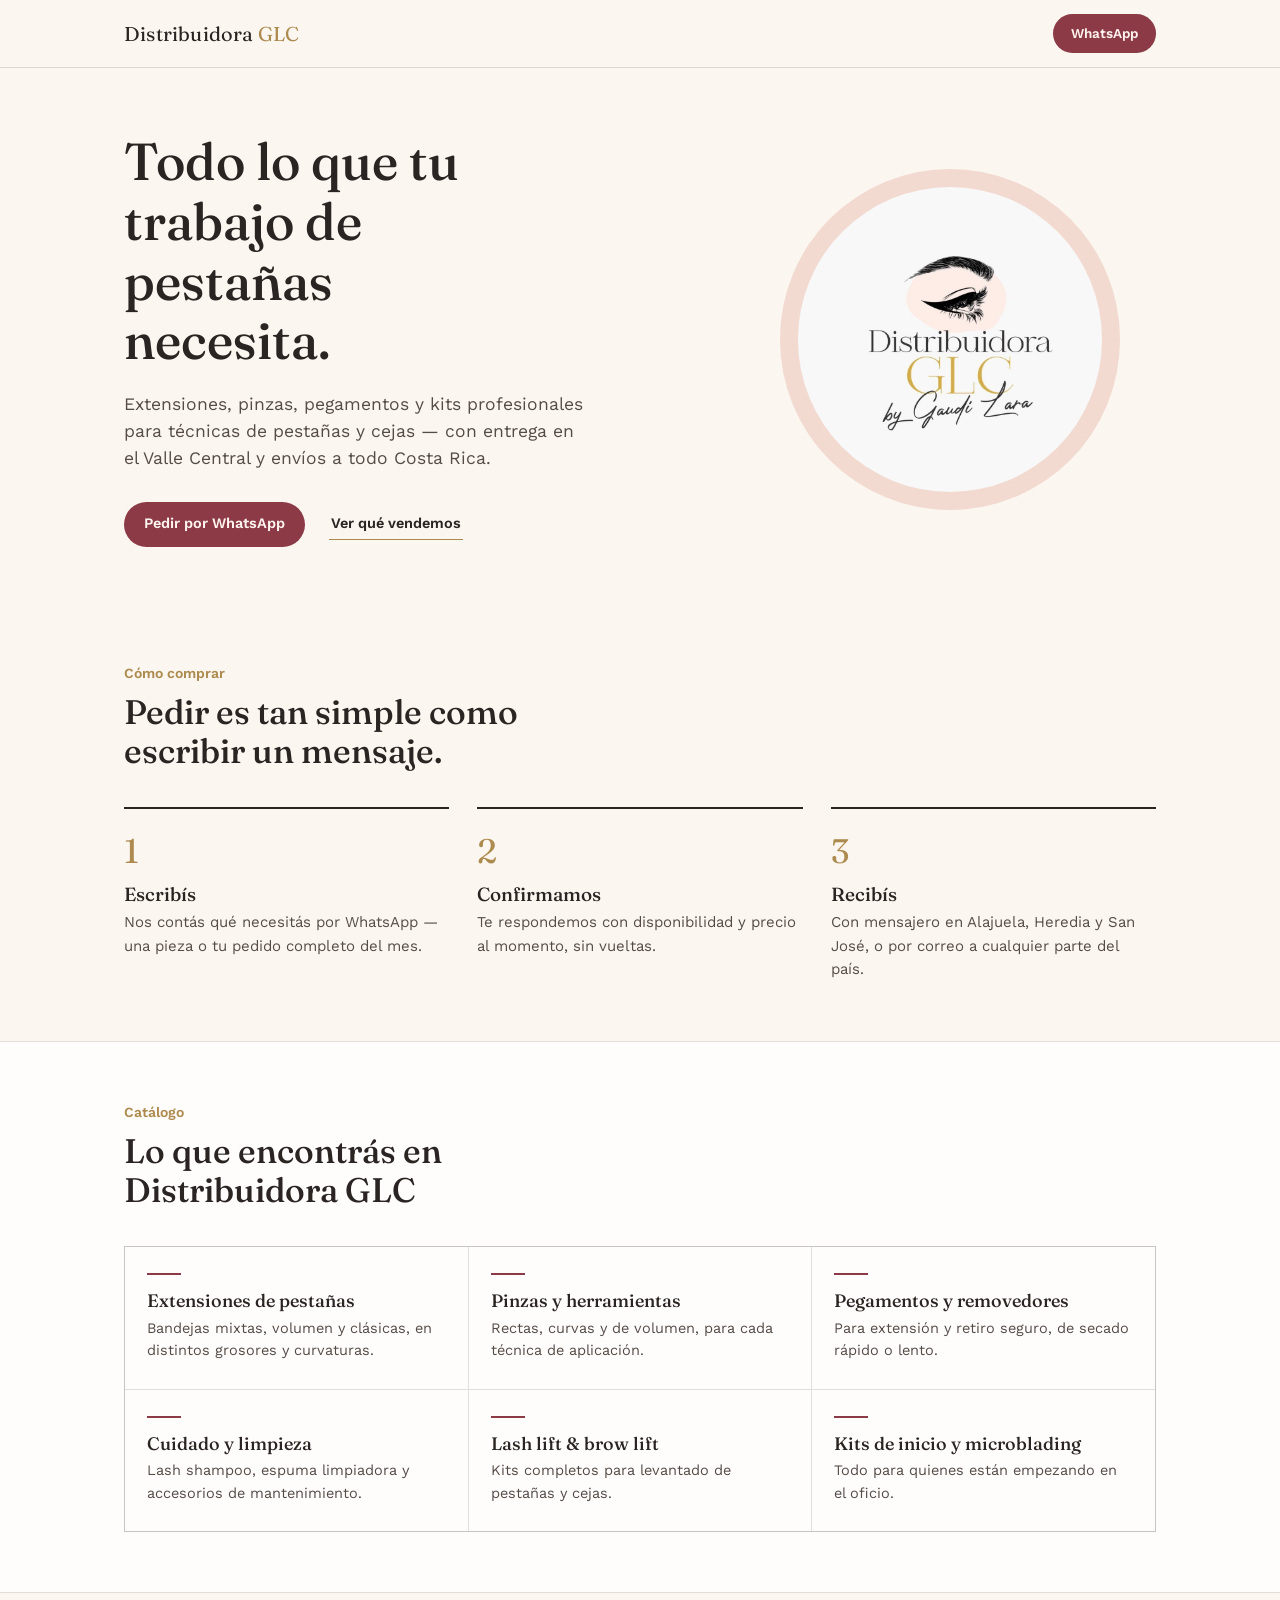
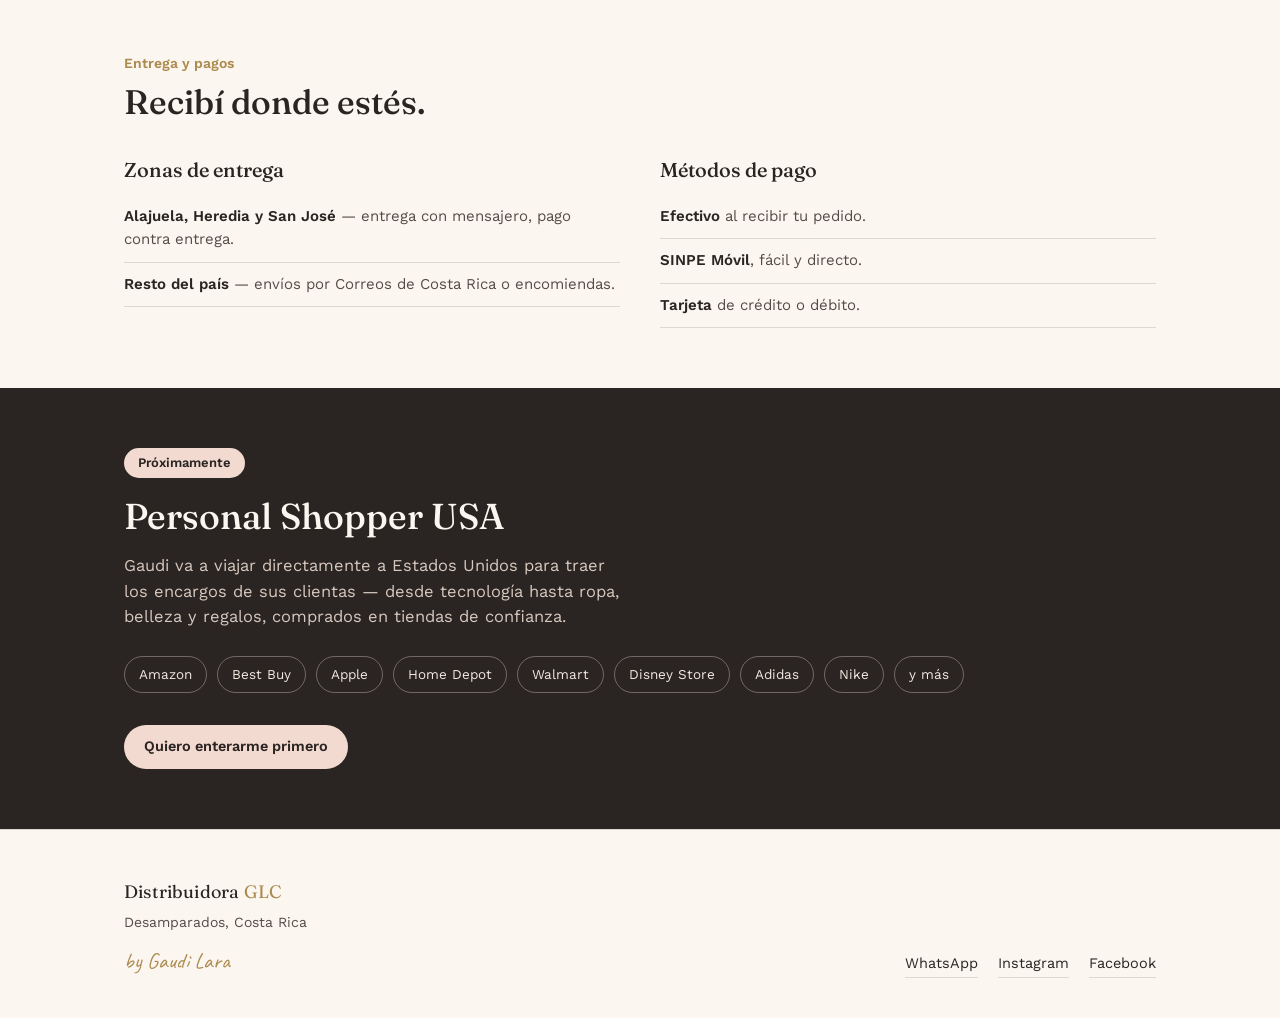
<file: index.html.html>
<!DOCTYPE html>
<html lang="es">
<head>
<meta charset="UTF-8">
<meta name="viewport" content="width=device-width, initial-scale=1.0">
<title>Distribuidora GLC — Suministros para pestañas y cejas</title>
<link rel="preconnect" href="https://fonts.googleapis.com">
<link rel="preconnect" href="https://fonts.gstatic.com" crossorigin>
<link href="https://fonts.googleapis.com/css2?family=Fraunces:opsz,wght@9..144,400;9..144,500;9..144,600&family=Work+Sans:wght@400;500;600;700&family=Caveat:wght@500;600&display=swap" rel="stylesheet">
<style>
  :root {
    --paper: #FBF6F0;
    --blush: #F3DAD0;
    --ink: #2A2422;
    --ink-soft: #554C48;
    --gold: #AD8A4E;
    --berry: #8B3A46;
    --berry-dark: #702E38;
    --line: rgba(42,36,34,0.14);
    --card: #FFFDFB;
  }

  * { box-sizing: border-box; }

  html { scroll-behavior: smooth; }

  body {
    margin: 0;
    background: var(--paper);
    color: var(--ink);
    font-family: 'Work Sans', sans-serif;
    font-size: 16px;
    line-height: 1.55;
    -webkit-font-smoothing: antialiased;
  }

  h1, h2, h3 {
    font-family: 'Fraunces', serif;
    font-weight: 500;
    line-height: 1.15;
    margin: 0;
    color: var(--ink);
  }

  p { margin: 0; }

  a { color: inherit; text-decoration: none; }

  .wrap {
    max-width: 1080px;
    margin: 0 auto;
    padding: 0 24px;
  }

  /* ---------- Header ---------- */

  header.site {
    position: sticky;
    top: 0;
    z-index: 20;
    background: rgba(251,246,240,0.92);
    backdrop-filter: blur(6px);
    border-bottom: 1px solid var(--line);
  }

  .header-row {
    display: flex;
    align-items: center;
    justify-content: space-between;
    padding: 14px 24px;
    max-width: 1080px;
    margin: 0 auto;
  }

  .wordmark {
    font-family: 'Fraunces', serif;
    font-size: 20px;
    letter-spacing: 0.01em;
  }
  .wordmark span { color: var(--gold); }

  .btn {
    display: inline-flex;
    align-items: center;
    gap: 8px;
    padding: 11px 20px;
    border-radius: 999px;
    font-family: 'Work Sans', sans-serif;
    font-weight: 600;
    font-size: 14.5px;
    white-space: nowrap;
    transition: transform 0.15s ease, background 0.15s ease;
  }
  .btn-primary {
    background: var(--berry);
    color: #FFF4EF;
  }
  .btn-primary:hover { background: var(--berry-dark); transform: translateY(-1px); }
  .btn-ghost {
    color: var(--ink);
    border-bottom: 1.5px solid var(--gold);
    border-radius: 0;
    padding: 4px 2px;
  }

  header .btn-primary { padding: 9px 18px; font-size: 13.5px; }

  /* ---------- Hero ---------- */

  .hero {
    padding: 64px 0 56px;
  }
  .hero .wrap {
    display: flex;
    flex-wrap: wrap;
    gap: 48px;
    align-items: center;
  }
  .hero-copy { flex: 1 1 420px; }
  .hero-art { flex: 1 1 260px; }
  .hero h1 {
    font-size: clamp(34px, 5vw, 52px);
    max-width: 12ch;
  }
  .hero .lede {
    margin-top: 20px;
    max-width: 42ch;
    color: var(--ink-soft);
    font-size: 17.5px;
  }
  .hero .ctas {
    margin-top: 30px;
    display: flex;
    align-items: center;
    gap: 24px;
    flex-wrap: wrap;
  }
  .hero-art {
    display: flex;
    justify-content: center;
  }
  .hero-art img {
    width: 100%;
    max-width: 340px;
    border-radius: 50%;
    background: var(--blush);
    padding: 18px;
  }

  /* ---------- Sections ---------- */

  section { padding: 60px 0; }
  .section-head { max-width: 46ch; margin-bottom: 36px; }
  .section-head h2 { font-size: clamp(26px, 3.4vw, 34px); }
  .section-head p.kicker {
    font-size: 14px;
    color: var(--gold);
    font-weight: 600;
    margin-bottom: 8px;
  }

  /* Steps */
  .steps {
    display: flex;
    flex-wrap: wrap;
    gap: 28px;
  }
  .step {
    flex: 1 1 220px;
    border-top: 2px solid var(--ink);
    padding-top: 16px;
  }
  .step .num {
    font-family: 'Fraunces', serif;
    font-size: 34px;
    color: var(--gold);
    display: block;
    margin-bottom: 6px;
  }
  .step h3 { font-size: 19px; margin-bottom: 6px; }
  .step p { color: var(--ink-soft); font-size: 15px; }

  /* Catalog */
  .catalog-wrap { background: var(--card); border-top: 1px solid var(--line); border-bottom: 1px solid var(--line); }
  .cat-grid {
    display: flex;
    flex-wrap: wrap;
    gap: 1px;
    background: var(--line);
    border: 1px solid var(--line);
  }
  .cat-card {
    flex: 1 1 260px;
    background: var(--card);
    padding: 26px 22px;
  }
  .cat-card .mark {
    width: 34px; height: 2px; background: var(--berry); margin-bottom: 16px;
  }
  .cat-card h3 { font-size: 18px; margin-bottom: 6px; }
  .cat-card p { color: var(--ink-soft); font-size: 14.5px; }

  /* Entrega / pagos */
  .info-grid {
    display: flex;
    flex-wrap: wrap;
    gap: 40px;
  }
  .info-grid > div { flex: 1 1 260px; }
  .info-grid h3 { font-size: 20px; margin-bottom: 14px; }
  .info-grid ul { margin: 0; padding: 0; list-style: none; }
  .info-grid li {
    padding: 10px 0;
    border-bottom: 1px solid var(--line);
    color: var(--ink-soft);
    font-size: 15px;
  }
  .info-grid li strong { color: var(--ink); font-weight: 600; }

  /* Personal shopper */
  .shopper {
    background: var(--ink);
    color: #F2E9E2;
  }
  .shopper .badge {
    display: inline-block;
    font-size: 13px;
    font-weight: 600;
    color: var(--ink);
    background: var(--blush);
    padding: 5px 14px;
    border-radius: 999px;
    margin-bottom: 18px;
  }
  .shopper h2 {
    color: #FBF6F0;
    font-size: clamp(26px, 3.6vw, 36px);
    max-width: 16ch;
  }
  .shopper .lede {
    margin-top: 16px;
    max-width: 50ch;
    color: #D8C9BF;
    font-size: 16.5px;
  }
  .store-row {
    margin-top: 26px;
    display: flex;
    flex-wrap: wrap;
    gap: 10px;
  }
  .chip {
    border: 1px solid rgba(242,233,226,0.35);
    color: #F2E9E2;
    font-size: 13.5px;
    padding: 7px 14px;
    border-radius: 999px;
  }
  .shopper .ctas { margin-top: 32px; }
  .shopper .btn-primary { background: var(--blush); color: var(--ink); }
  .shopper .btn-primary:hover { background: #EEC9BA; }

  /* Footer */
  footer {
    padding: 48px 0 40px;
    border-top: 1px solid var(--line);
  }
  .foot-row {
    display: flex;
    justify-content: space-between;
    align-items: flex-end;
    flex-wrap: wrap;
    gap: 24px;
  }
  .foot-left .wordmark { font-size: 18px; }
  .foot-left .place { color: var(--ink-soft); font-size: 14px; margin-top: 6px; }
  .foot-signature {
    font-family: 'Caveat', cursive;
    font-size: 22px;
    color: var(--gold);
    margin-top: 10px;
  }
  .foot-links {
    display: flex;
    gap: 20px;
    font-size: 14.5px;
  }
  .foot-links a { border-bottom: 1px solid var(--line); padding-bottom: 2px; }

  /* Responsive */
  @media (max-width: 820px) {
    .hero-art { order: -1; }
    .hero-art img { max-width: 220px; }
    .hero .lede { max-width: none; }
    .step { flex-basis: 100%; }
    .cat-card { flex-basis: 45%; }
    .info-grid > div { flex-basis: 100%; }
    .foot-row { flex-direction: column; align-items: flex-start; }
  }
  @media (max-width: 480px) {
    .cat-card { flex-basis: 100%; }
    .hero .ctas { flex-direction: column; align-items: flex-start; gap: 16px; }
  }

  @media (prefers-reduced-motion: reduce) {
    html { scroll-behavior: auto; }
    * { transition: none !important; }
  }

  a:focus-visible, button:focus-visible {
    outline: 2px solid var(--berry);
    outline-offset: 2px;
  }
</style>
</head>
<body>

<header class="site">
  <div class="header-row">
    <div class="wordmark">Distribuidora <span>GLC</span></div>
    <a class="btn btn-primary" href="https://wa.me/50670281688" target="_blank" rel="noopener">WhatsApp</a>
  </div>
</header>

<section class="hero">
  <div class="wrap">
    <div class="hero-copy">
      <h1>Todo lo que tu trabajo de pestañas necesita.</h1>
      <p class="lede">Extensiones, pinzas, pegamentos y kits profesionales para técnicas de pestañas y cejas — con entrega en el Valle Central y envíos a todo Costa Rica.</p>
      <div class="ctas">
        <a class="btn btn-primary" href="https://wa.me/50670281688" target="_blank" rel="noopener">Pedir por WhatsApp</a>
        <a class="btn btn-ghost" href="#catalogo">Ver qué vendemos</a>
      </div>
    </div>
    <div class="hero-art">
      <img src="[data-uri]" alt="Distribuidora GLC by Gaudi Lara">
    </div>
  </div>
</section>

<section id="como-comprar">
  <div class="wrap">
    <div class="section-head">
      <p class="kicker">Cómo comprar</p>
      <h2>Pedir es tan simple como escribir un mensaje.</h2>
    </div>
    <div class="steps">
      <div class="step">
        <span class="num">1</span>
        <h3>Escribís</h3>
        <p>Nos contás qué necesitás por WhatsApp — una pieza o tu pedido completo del mes.</p>
      </div>
      <div class="step">
        <span class="num">2</span>
        <h3>Confirmamos</h3>
        <p>Te respondemos con disponibilidad y precio al momento, sin vueltas.</p>
      </div>
      <div class="step">
        <span class="num">3</span>
        <h3>Recibís</h3>
        <p>Con mensajero en Alajuela, Heredia y San José, o por correo a cualquier parte del país.</p>
      </div>
    </div>
  </div>
</section>

<div class="catalog-wrap" id="catalogo">
  <section>
    <div class="wrap">
      <div class="section-head">
        <p class="kicker">Catálogo</p>
        <h2>Lo que encontrás en Distribuidora GLC</h2>
      </div>
      <div class="cat-grid">
        <div class="cat-card">
          <div class="mark"></div>
          <h3>Extensiones de pestañas</h3>
          <p>Bandejas mixtas, volumen y clásicas, en distintos grosores y curvaturas.</p>
        </div>
        <div class="cat-card">
          <div class="mark"></div>
          <h3>Pinzas y herramientas</h3>
          <p>Rectas, curvas y de volumen, para cada técnica de aplicación.</p>
        </div>
        <div class="cat-card">
          <div class="mark"></div>
          <h3>Pegamentos y removedores</h3>
          <p>Para extensión y retiro seguro, de secado rápido o lento.</p>
        </div>
        <div class="cat-card">
          <div class="mark"></div>
          <h3>Cuidado y limpieza</h3>
          <p>Lash shampoo, espuma limpiadora y accesorios de mantenimiento.</p>
        </div>
        <div class="cat-card">
          <div class="mark"></div>
          <h3>Lash lift &amp; brow lift</h3>
          <p>Kits completos para levantado de pestañas y cejas.</p>
        </div>
        <div class="cat-card">
          <div class="mark"></div>
          <h3>Kits de inicio y microblading</h3>
          <p>Todo para quienes están empezando en el oficio.</p>
        </div>
      </div>
    </div>
  </section>
</div>

<section id="entrega">
  <div class="wrap">
    <div class="section-head">
      <p class="kicker">Entrega y pagos</p>
      <h2>Recibí donde estés.</h2>
    </div>
    <div class="info-grid">
      <div>
        <h3>Zonas de entrega</h3>
        <ul>
          <li><strong>Alajuela, Heredia y San José</strong> — entrega con mensajero, pago contra entrega.</li>
          <li><strong>Resto del país</strong> — envíos por Correos de Costa Rica o encomiendas.</li>
        </ul>
      </div>
      <div>
        <h3>Métodos de pago</h3>
        <ul>
          <li><strong>Efectivo</strong> al recibir tu pedido.</li>
          <li><strong>SINPE Móvil</strong>, fácil y directo.</li>
          <li><strong>Tarjeta</strong> de crédito o débito.</li>
        </ul>
      </div>
    </div>
  </div>
</section>

<section class="shopper" id="personal-shopper">
  <div class="wrap">
    <span class="badge">Próximamente</span>
    <h2>Personal Shopper USA</h2>
    <p class="lede">Gaudi va a viajar directamente a Estados Unidos para traer los encargos de sus clientas — desde tecnología hasta ropa, belleza y regalos, comprados en tiendas de confianza.</p>
    <div class="store-row">
      <span class="chip">Amazon</span>
      <span class="chip">Best Buy</span>
      <span class="chip">Apple</span>
      <span class="chip">Home Depot</span>
      <span class="chip">Walmart</span>
      <span class="chip">Disney Store</span>
      <span class="chip">Adidas</span>
      <span class="chip">Nike</span>
      <span class="chip">y más</span>
    </div>
    <div class="ctas">
      <a class="btn btn-primary" href="https://wa.me/50670281688?text=Hola%2C%20quiero%20m%C3%A1s%20informaci%C3%B3n%20sobre%20el%20Personal%20Shopper%20USA" target="_blank" rel="noopener">Quiero enterarme primero</a>
    </div>
  </div>
</section>

<footer>
  <div class="wrap">
    <div class="foot-row">
      <div class="foot-left">
        <div class="wordmark">Distribuidora <span style="color:var(--gold)">GLC</span></div>
        <p class="place">Desamparados, Costa Rica</p>
        <p class="foot-signature">by Gaudi Lara</p>
      </div>
      <div class="foot-links">
        <a href="https://wa.me/50670281688" target="_blank" rel="noopener">WhatsApp</a>
        <a href="https://www.instagram.com/distribuidoraglc" target="_blank" rel="noopener">Instagram</a>
        <a href="https://www.facebook.com/share/1HtPLkXZZc/" target="_blank" rel="noopener">Facebook</a>
      </div>
    </div>
  </div>
</footer>

</body>
</html>
</file>
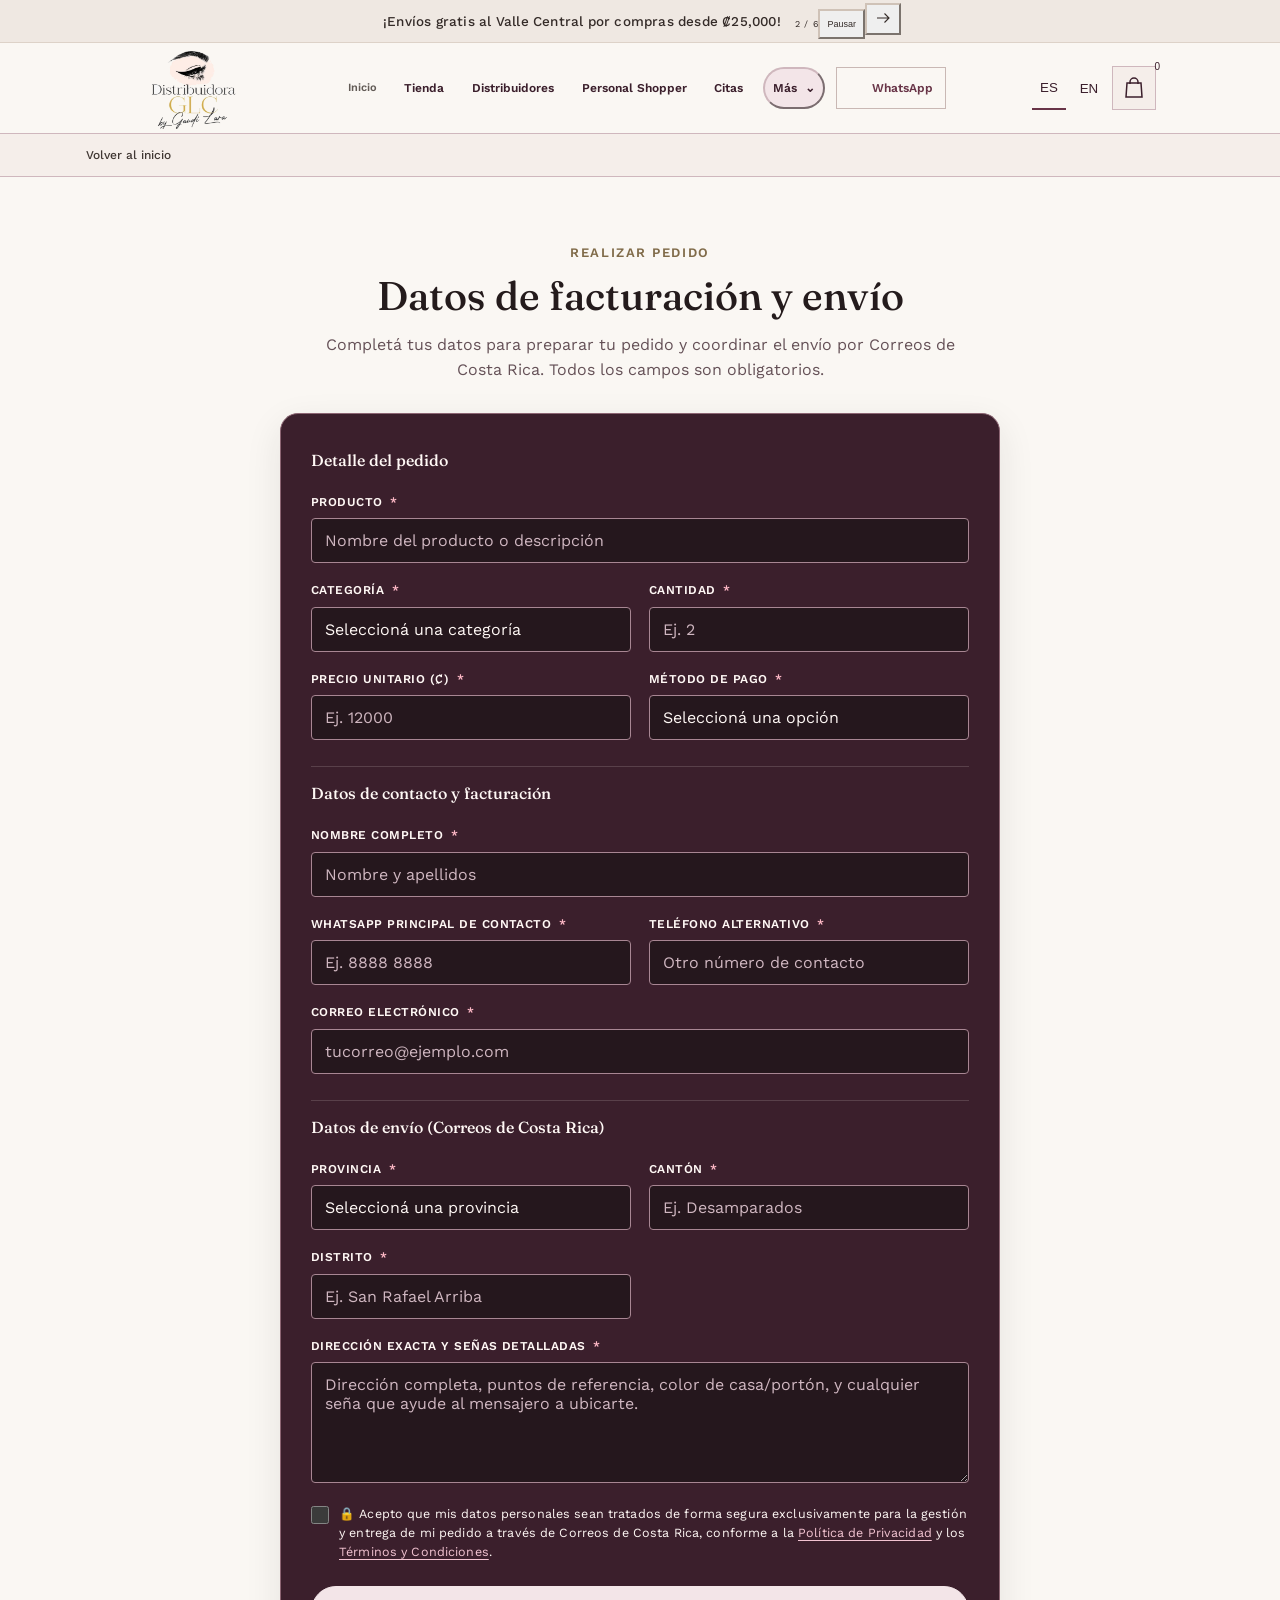
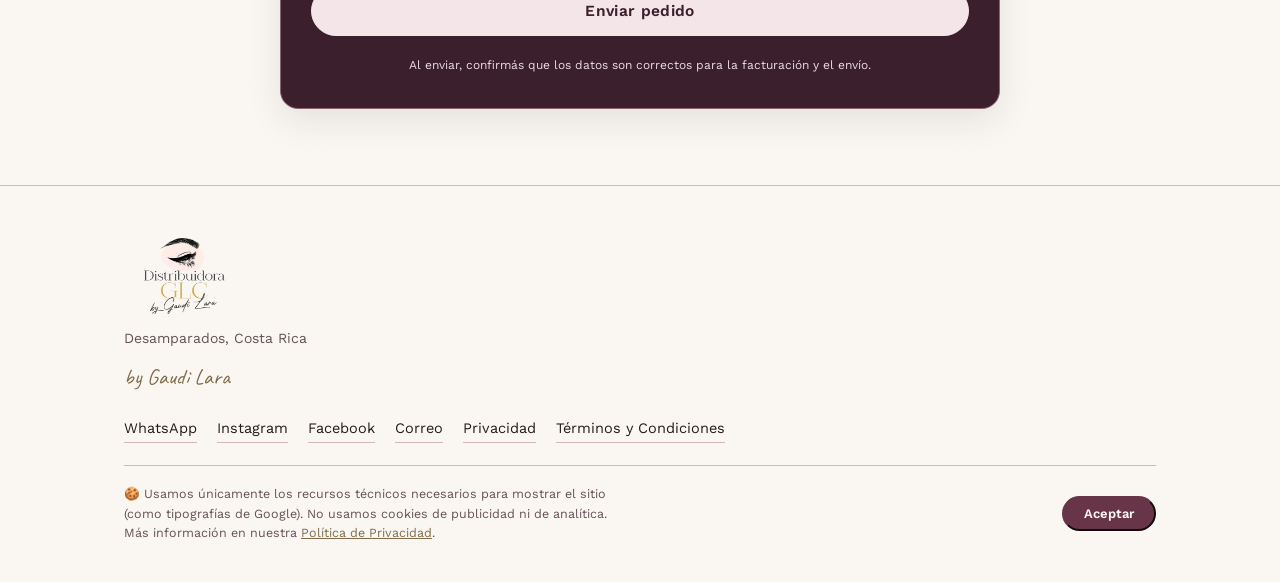
<file: pedido.html>
<!DOCTYPE html>
<html lang="es">
<head>
<meta charset="UTF-8">
<meta name="viewport" content="width=device-width, initial-scale=1.0">
<title>Realizar Pedido — Distribuidora GLC</title>
<meta name="description" content="Completá tus datos de facturación y envío para tu pedido de Distribuidora GLC: extensiones, pinzas, pegamentos y kits profesionales de pestañas y cejas.">
<link rel="canonical" href="https://distribuidoraglc.com/pedido.html">
<meta name="robots" content="index, follow">
<meta name="theme-color" content="#111111">
<meta property="og:type" content="website">
<meta property="og:site_name" content="Distribuidora GLC">
<meta property="og:title" content="Realizar Pedido — Distribuidora GLC">
<meta property="og:description" content="Completá tus datos de facturación y envío para tu pedido de Distribuidora GLC.">
<meta property="og:url" content="https://distribuidoraglc.com/pedido.html">
<meta property="og:image" content="https://distribuidoraglc.com/img/hero-glc.jpg">
<meta property="og:locale" content="es_CR">
<link rel="icon" href="/favicon.ico" sizes="any">
<link rel="icon" type="image/png" sizes="32x32" href="/img/favicon-32.png">
<link rel="apple-touch-icon" sizes="180x180" href="/img/favicon-180.png">
<link rel="preconnect" href="https://fonts.googleapis.com">
<link rel="preconnect" href="https://fonts.gstatic.com" crossorigin>
<link href="https://fonts.googleapis.com/css2?family=Fraunces:opsz,wght@9..144,400;9..144,500;9..144,600&family=Work+Sans:wght@400;500;600;700&family=Caveat:wght@500;600&display=swap" rel="stylesheet">
<style>
  :root {
    --paper: #f7f4ef;
    --blush: #F3DAD0;
    --ink: #2c2727;
    --ink-soft: #655e5c;
    --gold: #806b49;
    --gold-light: #d9c9ac;
    --berry: #653444;
    --berry-dark: #492633;
    --line: #ded6d2;
    --card: #fff;
    --shadow-soft: 0 4px 20px rgba(0,0,0,0.03);
    --shadow-hover: 0 20px 45px rgba(0,0,0,0.08);
    --ease-lux: cubic-bezier(0.25, 1, 0.5, 1);
  }

  * { box-sizing: border-box; }

  html { scroll-behavior: smooth; }

  body {
    margin: 0;
    background: var(--paper);
    color: var(--ink);
    font-family: 'Work Sans', sans-serif;
    font-size: 16px;
    line-height: 1.55;
    -webkit-font-smoothing: antialiased;
  }

  h1, h2, h3 {
    font-family: 'Fraunces', serif;
    font-weight: 500;
    line-height: 1.15;
    margin: 0;
    color: var(--ink);
  }

  p { margin: 0; }

  a { color: inherit; text-decoration: none; }

  .wrap {
    max-width: 1080px;
    margin: 0 auto;
    padding: 0 24px;
  }

  /* ---------- Promo banner ---------- */

  .promo-banner {
    background: linear-gradient(90deg, #1B1916 0%, #272019 50%, #1B1916 100%);
    color: #F4EADA;
    font-family: 'Work Sans', sans-serif;
    border-bottom: 1px solid rgba(173,138,78,0.35);
  }
  .promo-banner__inner {
    position: relative;
    max-width: 1080px;
    margin: 0 auto;
    padding: 10px 52px;
    display: flex;
    align-items: center;
    justify-content: center;
    gap: 14px;
  }
  .promo-banner__text {
    margin: 0;
    text-align: center;
    font-size: 13.5px;
    font-weight: 500;
    letter-spacing: 0.015em;
    color: #F4EADA;
  }
  .promo-banner__text .promo-tag {
    color: var(--gold);
    font-weight: 600;
  }
  .promo-banner__close {
    position: absolute;
    right: 14px;
    top: 50%;
    transform: translateY(-50%);
    display: inline-flex;
    align-items: center;
    justify-content: center;
    width: 26px;
    height: 26px;
    padding: 0;
    border: 0;
    border-radius: 2px;
    background: transparent;
    color: var(--gold);
    font-size: 18px;
    line-height: 1;
    cursor: pointer;
    transition: background 0.15s ease, color 0.15s ease;
  }
  .promo-banner__close:hover {
    background: rgba(173,138,78,0.18);
    color: #F4EADA;
  }
  .promo-banner.is-hidden { display: none; }

  @media (max-width: 600px) {
    .promo-banner__inner {
      padding: 9px 42px 9px 16px;
      justify-content: flex-start;
    }
    .promo-banner__text {
      text-align: left;
      font-size: 11.5px;
      line-height: 1.4;
    }
    .promo-banner__close { right: 8px; }
  }

  /* ---------- Header ---------- */

  header.site {
    position: sticky;
    top: 0;
    z-index: 20;
    background: rgba(255,255,255,0.82);
    backdrop-filter: blur(10px);
    -webkit-backdrop-filter: blur(10px);
    border-bottom: 1px solid var(--line);
  }

  .header-row {
    display: flex;
    align-items: center;
    justify-content: space-between;
    padding: 14px 24px;
    max-width: 1080px;
    margin: 0 auto;
  }

  .brand-lockup { display:inline-flex; align-items:center; flex:none; min-height:44px; }
  .brand-lockup img { display:block; width:104px; height:74px; object-fit:contain; }
  .brand-lockup:focus-visible { outline:3px solid #ad7446; outline-offset:4px; }

  .btn {
    display: inline-flex;
    align-items: center;
    gap: 8px;
    padding: 11px 20px;
    border-radius: 999px;
    font-family: 'Work Sans', sans-serif;
    font-weight: 600;
    font-size: 14.5px;
    white-space: nowrap;
    transition: transform 0.4s var(--ease-lux), background 0.3s ease, box-shadow 0.4s var(--ease-lux);
  }
  .btn-primary {
    background: var(--berry);
    color: #FFF4EF;
  }
  .btn-primary:hover {
    background: var(--berry-dark);
    transform: translateY(-3px);
    box-shadow: var(--shadow-hover);
  }

  header .btn-primary { padding: 9px 18px; font-size: 13.5px; }

  /* ---------- Formulario de pedido ---------- */

  .order-page { padding: 52px 0 76px; }

  .order-head {
    max-width: 640px;
    margin: 0 auto 30px;
    text-align: center;
  }
  .order-head .kicker {
    font-size: 13px;
    font-weight: 600;
    letter-spacing: 0.12em;
    text-transform: uppercase;
    color: var(--gold);
    margin-bottom: 10px;
  }
  .order-head h1 { font-size: clamp(28px, 4.4vw, 40px); }
  .order-head p {
    margin-top: 14px;
    color: var(--ink-soft);
    font-size: 16px;
  }

  .order-card {
    max-width: 720px;
    margin: 0 auto;
    background: var(--ink);
    color: #F2E9E2;
    border: 1px solid rgba(173,138,78,0.28);
    border-radius: 18px;
    padding: 34px 30px;
    box-shadow: var(--shadow-soft);
    transition: transform 0.4s var(--ease-lux), box-shadow 0.4s var(--ease-lux);
  }
  .order-card:hover {
    transform: translateY(-4px);
    box-shadow: var(--shadow-hover);
  }

  .order-form {
    display: grid;
    grid-template-columns: 1fr 1fr;
    gap: 18px;
  }
  .order-field {
    display: flex;
    flex-direction: column;
    gap: 7px;
  }
  .order-field.full { grid-column: 1 / -1; }

  .order-subhead {
    grid-column: 1 / -1;
    margin: 8px 0 2px;
    padding-top: 14px;
    border-top: 1px solid rgba(242,233,226,0.16);
    font-family: 'Fraunces', serif;
    font-size: 16px;
    font-weight: 500;
    color: #F4EADA;
  }
  .order-subhead:first-child { margin-top: 0; padding-top: 0; border-top: 0; }
  .order-field > label {
    font-size: 12px;
    font-weight: 600;
    letter-spacing: 0.04em;
    text-transform: uppercase;
    color: #EED9CC;
  }
  .order-field .req { color: var(--gold); margin-left: 3px; }

  .order-form input,
  .order-form select,
  .order-form textarea {
    width: 100%;
    background: rgba(251,246,240,0.06);
    border: 1px solid rgba(242,233,226,0.26);
    border-radius: 10px;
    padding: 12px 13px;
    color: #FBF6F0;
    font-family: 'Work Sans', sans-serif;
    font-size: 15px;
    transition: border-color 0.15s ease, background 0.15s ease;
  }
  .order-form select {
    appearance: none;
    -webkit-appearance: none;
    background-image: url("data:image/svg+xml,%3Csvg xmlns='http://www.w3.org/2000/svg' width='12' height='8' viewBox='0 0 12 8' fill='none'%3E%3Cpath d='M1 1.5 6 6.5 11 1.5' stroke='%23AD8A4E' stroke-width='1.6' stroke-linecap='round' stroke-linejoin='round'/%3E%3C/svg%3E");
    background-repeat: no-repeat;
    background-position: right 14px center;
    padding-right: 40px;
  }
  .order-form option { color: var(--ink); }
  .order-form input::placeholder,
  .order-form textarea::placeholder { color: rgba(216,201,191,0.5); }
  .order-form input:focus,
  .order-form select:focus,
  .order-form textarea:focus {
    outline: none;
    border-color: var(--gold);
    background: rgba(251,246,240,0.1);
  }
  .order-form textarea { resize: vertical; min-height: 120px; }

  .order-field.invalid input,
  .order-field.invalid select,
  .order-field.invalid textarea {
    border-color: #E2857F;
    background: rgba(226,133,127,0.08);
  }
  .order-field .error-msg {
    display: none;
    font-size: 11.5px;
    font-weight: 500;
    color: #EDA8A2;
    letter-spacing: 0.01em;
  }
  .order-field.invalid .error-msg { display: block; }

  .order-consent { margin-top: 4px; }
  .order-field.order-consent > label.order-consent__label {
    display: flex;
    align-items: flex-start;
    gap: 10px;
    font-size: 12.5px;
    font-weight: 400;
    line-height: 1.5;
    letter-spacing: 0.01em;
    text-transform: none;
    color: #C9B9AE;
    cursor: pointer;
  }
  .order-consent__label input[type="checkbox"] {
    width: 18px;
    height: 18px;
    min-width: 18px;
    margin: 1px 0 0;
    padding: 0;
    border: 0;
    border-radius: 0;
    background: none;
    appearance: auto;
    -webkit-appearance: checkbox;
    accent-color: var(--gold);
    cursor: pointer;
  }
  .order-consent__label a { color: #E7CFA0; text-decoration: underline; }
  .order-consent.invalid .order-consent__label { color: #EDA8A2; }
  .order-consent.invalid .order-consent__label input[type="checkbox"] {
    outline: 2px solid #E2857F;
    outline-offset: 2px;
  }

  .form-status {
    grid-column: 1 / -1;
    display: none;
    border-radius: 10px;
    padding: 12px 14px;
    font-size: 13.5px;
    font-weight: 500;
  }
  .form-status.error {
    display: block;
    background: rgba(226,133,127,0.12);
    color: #EDA8A2;
    border: 1px solid rgba(226,133,127,0.4);
  }
  .form-status.ok {
    display: block;
    background: rgba(173,138,78,0.14);
    color: #E7CFA0;
    border: 1px solid rgba(173,138,78,0.45);
  }

  .order-submit {
    grid-column: 1 / -1;
    margin-top: 6px;
    width: 100%;
    justify-content: center;
    background: var(--gold);
    color: var(--ink);
    border: 0;
    cursor: pointer;
    font-size: 15.5px;
    padding: 15px 22px;
    letter-spacing: 0.02em;
  }
  .order-submit:hover { background: #C79E5C; transform: translateY(-1px); }

  .order-note {
    grid-column: 1 / -1;
    margin-top: 2px;
    font-size: 12px;
    color: #B7A79C;
    text-align: center;
  }

  /* ---------- Footer ---------- */

  footer {
    padding: 48px 0 40px;
    border-top: 1px solid var(--line);
  }
  .foot-row {
    display: flex;
    justify-content: space-between;
    align-items: flex-end;
    flex-wrap: wrap;
    gap: 24px;
  }
  .foot-left .brand-lockup img { width:112px; height:80px; }
  .foot-left .place { color: var(--ink-soft); font-size: 14px; margin-top: 6px; }
  .foot-signature {
    font-family: 'Caveat', cursive;
    font-size: 22px;
    color: var(--gold);
    margin-top: 10px;
  }
  .foot-links {
    display: flex;
    flex-wrap: wrap;
    gap: 20px;
    font-size: 14.5px;
  }
  .foot-links a { border-bottom: 1px solid var(--line); padding-bottom: 2px; }

  /* Aviso de cookies y consentimiento (barra delgada en el pie de página) */
  .cookie-bar {
    margin-top: 22px;
    padding-top: 18px;
    border-top: 1px solid var(--line);
    display: flex;
    align-items: center;
    justify-content: space-between;
    flex-wrap: wrap;
    gap: 16px;
  }
  .cookie-bar__text {
    margin: 0;
    max-width: 62ch;
    font-size: 12.5px;
    color: var(--ink-soft);
  }
  .cookie-bar__text a { color: var(--gold); text-decoration: underline; }
  .cookie-bar__accept {
    flex-shrink: 0;
    padding: 8px 20px;
    font-size: 13px;
  }
  .cookie-bar.is-hidden { display: none; }

  @media (max-width: 620px) {
    .cookie-bar { flex-direction: column; align-items: flex-start; }
  }

  /* ---------- Responsive ---------- */

  @media (max-width: 620px) {
    .brand-lockup img { width:88px; height:63px; }
    .foot-left .brand-lockup img { width:104px; height:74px; }
    .order-form { grid-template-columns: 1fr; }
    .order-card { padding: 26px 20px; }
    .foot-row { flex-direction: column; align-items: flex-start; }
  }

  @media (prefers-reduced-motion: reduce) {
    html { scroll-behavior: auto; }
    * { transition: none !important; }
  }

  a:focus-visible, button:focus-visible {
    outline: 2px solid var(--berry);
    outline-offset: 2px;
  }
.return-home { max-width:1080px; margin:0 auto; padding:14px 24px; font-size:14px; } .return-home a { display:inline-flex; align-items:center; min-height:44px; text-decoration:underline; text-underline-offset:4px; }
</style>
<link rel="stylesheet" href="glc-shell.css?v=v4"><link rel="stylesheet" href="glc-harmony.css?v=7"><script>if(window.parent!==window)document.documentElement.classList.add("embedded-view");</script><link rel="stylesheet" href="module-v9.css"><script src="module-v9.js" defer></script></head>
<body class="service-page glc-harmony glc-legacy">

<div class="promo-banner" id="promoBanner"><div class="promo-banner__inner">
  <p class="promo-banner__text"><span class="growth-promo-label">PARA TU ESTUDIO</span><a class="growth-promo-link" href="catalogo.html"><span class="growth-promo-copy">¡Envíos gratis al Valle Central por compras desde ₡25,000!</span><svg class="growth-promo-arrow" viewBox="0 0 24 24" aria-hidden="true"><path d="M4 12h15m-6-6 6 6-6 6"/></svg></a></p>
  <button class="promo-banner__close" type="button" aria-label="Cerrar banner promocional"><svg class="icon" aria-hidden="true"><use href="#i-x"/></svg></button>
</div></div>
<header class="site"><div class="header-row">
  <a class="brand-lockup" href="index.html" aria-label="Distribuidora GLC by Gaudi Lara, inicio"><img src="img/editorial/glc-logo-transparent.png" alt="Distribuidora GLC by Gaudi Lara" width="800" height="570"></a>
  <button class="mobile-menu-toggle" type="button" aria-expanded="false" aria-controls="primaryNav">Menú</button>
  <a class="mobile-whatsapp" href="https://wa.me/50670281688" target="_blank" rel="noopener noreferrer" aria-label="Escribir por WhatsApp"><svg class="icon" aria-hidden="true"><use href="#i-whatsapp"/></svg></a>
  <nav class="header-nav" id="primaryNav" aria-label="Navegación principal">
    <a class="btn btn-nav nav-home-return" href="index.html" data-en="Home">Inicio</a>
    <a class="btn btn-nav" href="catalogo.html" data-en="Store">Tienda</a>
    <a class="btn btn-nav" href="distribuidores.html" data-en="Distributors">Distribuidores</a>
    <a class="btn btn-nav" href="personal-shopper.html" data-en="Personal Shopper">Personal Shopper</a>
    <a class="btn btn-nav" href="citas.html" data-en="Appointments">Citas</a>
    <div class="nav-more"><button type="button" class="btn btn-nav" id="navMoreBtn" aria-haspopup="true" aria-expanded="false" data-en="More">Más <span class="nav-more__caret" aria-hidden="true">⌄</span></button>
      <div class="nav-more__menu" id="navMoreMenu">
        <a href="apartados.html" data-en="Reservations">Sistema de apartados</a>
        <a href="beneficios.html" data-en="GLC benefits">Beneficios GLC</a>
        <a href="ayuda.html" data-en="Help & information">Ayuda e información</a>
        <a href="recompensas.html" data-en="Rewards">Recompensas</a>
        <a href="pedido.html" data-en="Place an order">Realizar pedido</a>
      </div>
    </div>
    <a class="nav-contact" href="https://wa.me/50670281688" target="_blank" rel="noopener noreferrer"><svg class="icon" aria-hidden="true"><use href="#i-whatsapp"/></svg><span data-en="WhatsApp">WhatsApp</span></a>
  </nav>
</div></header><div class="page-return"><a href="index.html"><svg class="icon" aria-hidden="true"><use href="#i-arrow-left"/></svg><span data-en="Back to home">Volver al inicio</span></a></div><main id="main-content" class="order-page">
  <div class="wrap">
    <div class="order-head">
      <p class="kicker">Realizar pedido</p>
      <h1>Datos de facturación y envío</h1>
      <p>Completá tus datos para preparar tu pedido y coordinar el envío por Correos de Costa Rica. Todos los campos son obligatorios.</p>
    </div>

    <div class="order-card">
      <form class="order-form" id="orderForm" action="#orderForm" method="POST" novalidate>

        <p class="order-subhead">Detalle del pedido</p>

        <div class="order-field full">
          <label for="producto">Producto <span class="req">*</span></label>
          <input type="text" id="producto" name="producto" placeholder="Nombre del producto o descripción" required>
          <span class="error-msg">Indicá el producto que querés pedir.</span>
        </div>

        <div class="order-field">
          <label for="categoria">Categoría <span class="req">*</span></label>
          <select id="categoria" name="categoria" required>
            <option value="" disabled selected>Seleccioná una categoría</option>
            <option value="Extensiones de pestañas">Extensiones de pestañas</option>
            <option value="Pinzas y herramientas">Pinzas y herramientas</option>
            <option value="Pegamentos y removedores">Pegamentos y removedores</option>
            <option value="Cuidado y limpieza">Cuidado y limpieza</option>
            <option value="Lash lift &amp; brow lift">Lash lift &amp; brow lift</option>
            <option value="Kits de inicio y microblading">Kits de inicio y microblading</option>
            <option value="Personal Shopper USA">Personal Shopper USA</option>
            <option value="Otro">Otro</option>
          </select>
          <span class="error-msg">Seleccioná una categoría.</span>
        </div>

        <div class="order-field">
          <label for="cantidad">Cantidad <span class="req">*</span></label>
          <input type="number" id="cantidad" name="cantidad" min="1" max="10000" step="1" inputmode="numeric" placeholder="Ej. 2" required>
          <span class="error-msg">Ingresá una cantidad válida (mínimo 1).</span>
        </div>

        <div class="order-field">
          <label for="precio">Precio unitario (₡) <span class="req">*</span></label>
          <input type="number" id="precio" name="precio" min="0" max="1000000000" step="1" inputmode="numeric" placeholder="Ej. 12000" required>
          <span class="error-msg">Ingresá el precio.</span>
        </div>

        <div class="order-field">
          <label for="pago">Método de pago <span class="req">*</span></label>
          <select id="pago" name="pago" required>
            <option value="" disabled selected>Seleccioná una opción</option>
            <option value="SINPE Móvil">SINPE Móvil</option>
            <option value="Efectivo (contra entrega)">Efectivo (contra entrega)</option>
            <option value="Tarjeta">Tarjeta de crédito o débito</option>
            <option value="Transferencia">Transferencia bancaria</option>
          </select>
          <span class="error-msg">Seleccioná el método de pago.</span>
        </div>

        <p class="order-subhead">Datos de contacto y facturación</p>

        <div class="order-field full">
          <label for="nombre">Nombre Completo <span class="req">*</span></label>
          <input type="text" id="nombre" name="nombre" autocomplete="name" placeholder="Nombre y apellidos" required>
          <span class="error-msg">Ingresá tu nombre completo.</span>
        </div>

        <div class="order-field">
          <label for="whatsapp">WhatsApp Principal de contacto <span class="req">*</span></label>
          <input type="tel" id="whatsapp" name="whatsapp" autocomplete="tel" inputmode="tel" placeholder="Ej. 8888 8888" required>
          <span class="error-msg">Ingresá tu número de WhatsApp.</span>
        </div>

        <div class="order-field">
          <label for="telefono_alt">Teléfono Alternativo <span class="req">*</span></label>
          <input type="tel" id="telefono_alt" name="telefono_alt" inputmode="tel" placeholder="Otro número de contacto" required>
          <span class="error-msg">Ingresá un teléfono alternativo.</span>
        </div>

        <div class="order-field full">
          <label for="email">Correo Electrónico <span class="req">*</span></label>
          <input type="email" id="email" name="email" autocomplete="email" placeholder="tucorreo@ejemplo.com" required>
          <span class="error-msg">Ingresá un correo electrónico válido.</span>
        </div>

        <p class="order-subhead">Datos de envío (Correos de Costa Rica)</p>

        <div class="order-field">
          <label for="provincia">Provincia <span class="req">*</span></label>
          <select id="provincia" name="provincia" required>
            <option value="" disabled selected>Seleccioná una provincia</option>
            <option value="San José">San José</option>
            <option value="Alajuela">Alajuela</option>
            <option value="Cartago">Cartago</option>
            <option value="Heredia">Heredia</option>
            <option value="Guanacaste">Guanacaste</option>
            <option value="Puntarenas">Puntarenas</option>
            <option value="Limón">Limón</option>
          </select>
          <span class="error-msg">Seleccioná tu provincia.</span>
        </div>

        <div class="order-field">
          <label for="canton">Cantón <span class="req">*</span></label>
          <input type="text" id="canton" name="canton" placeholder="Ej. Desamparados" required>
          <span class="error-msg">Ingresá tu cantón.</span>
        </div>

        <div class="order-field">
          <label for="distrito">Distrito <span class="req">*</span></label>
          <input type="text" id="distrito" name="distrito" placeholder="Ej. San Rafael Arriba" required>
          <span class="error-msg">Ingresá tu distrito.</span>
        </div>

        <div class="order-field full">
          <label for="direccion">Dirección Exacta y señas detalladas <span class="req">*</span></label>
          <textarea id="direccion" name="direccion" rows="5" placeholder="Dirección completa, puntos de referencia, color de casa/portón, y cualquier seña que ayude al mensajero a ubicarte." required></textarea>
          <span class="error-msg">Ingresá tu dirección exacta y las señas.</span>
        </div>

        <div class="order-field full order-consent">
          <label class="order-consent__label">
            <input type="checkbox" id="privacidad" name="privacidad" required>
            <span>🔒 Acepto que mis datos personales sean tratados de forma segura exclusivamente para la gestión y entrega de mi pedido a través de Correos de Costa Rica, conforme a la <a href="privacidad.html" target="_blank" rel="noopener">Política de Privacidad</a> y los <a href="terminos.html" target="_blank" rel="noopener">Términos y Condiciones</a>.</span>
          </label>
          <span class="error-msg">Necesitamos tu confirmación para procesar el pedido.</span>
        </div>

        <div class="form-status" id="formStatus" role="alert" aria-live="polite"></div>

        <button type="submit" class="btn order-submit" id="orderSubmit" disabled>Enviar pedido</button>
        <p class="order-note">Al enviar, confirmás que los datos son correctos para la facturación y el envío.</p>
      </form>
    </div>
  </div>
</main>

<footer>
  <div class="wrap">
    <div class="foot-row">
      <div class="foot-left">
        <a class="brand-lockup" href="index.html" aria-label="Distribuidora GLC by Gaudi Lara, inicio"><img src="img/editorial/glc-logo-transparent.png" alt="Distribuidora GLC by Gaudi Lara" width="800" height="570"></a>
        <p class="place">Desamparados, Costa Rica</p>
        <p class="foot-signature">by Gaudi Lara</p>
      </div>
      <div class="foot-links">
        <a href="https://wa.me/50670281688" target="_blank" rel="noopener">WhatsApp</a>
        <a href="https://www.instagram.com/distribuidoraglc" target="_blank" rel="noopener">Instagram</a>
        <a href="https://www.facebook.com/share/1HtPLkXZZc/" target="_blank" rel="noopener">Facebook</a>
        <a href="mailto:gaudicuentasglc@outlook.com">Correo</a>
        <a href="privacidad.html">Privacidad</a>
        <a href="terminos.html">Términos y Condiciones</a>
      </div>
    </div>

    <div class="cookie-bar" id="cookieBar">
      <p class="cookie-bar__text">
        🍪 Usamos únicamente los recursos técnicos necesarios para mostrar el sitio (como
        tipografías de Google). No usamos cookies de publicidad ni de analítica. Más
        información en nuestra <a href="privacidad.html">Política de Privacidad</a>.
      </p>
      <button type="button" class="btn btn-primary cookie-bar__accept" id="cookieAccept">Aceptar</button>
    </div>
  </div>
</footer>

<script>
  (function () {
    var banner = document.getElementById('promoBanner');
    if (banner) {
      var closeBtn = banner.querySelector('.promo-banner__close');
      if (closeBtn) {
        closeBtn.addEventListener('click', function () {
          banner.classList.add('is-hidden');
        });
      }
    }

    /* ---------- Aviso de cookies y consentimiento ---------- */
    var cookieBar = document.getElementById('cookieBar');
    if (cookieBar) {
      var cookiesOk = false;
      try { cookiesOk = localStorage.getItem('glc_cookies_ok') === '1'; } catch (e) {}
      if (cookiesOk) {
        cookieBar.classList.add('is-hidden');
      } else {
        var cookieBtn = document.getElementById('cookieAccept');
        if (cookieBtn) {
          cookieBtn.addEventListener('click', function () {
            cookieBar.classList.add('is-hidden');
            try { localStorage.setItem('glc_cookies_ok', '1'); } catch (e) {}
          });
        }
      }
    }

    var form = document.getElementById('orderForm');
    if (!form) return;
    var status = document.getElementById('formStatus');
    var submitBtn = document.getElementById('orderSubmit');
    var fields = Array.prototype.slice.call(form.querySelectorAll('input, select, textarea'));

    // Reemplazar SOLO después de verificar el nuevo backend público del MASTER.
    var ENDPOINT = 'https://script.google.com/macros/s/AKfycbwVFKbK_0N3uYcGraoykXqI477eYceAycliZ9SzZhdjzIRl5asfn-K6iWd_jDs5EYILlQ/exec';
    var submitting = false, pendingOrder = null;
    submitBtn.disabled = false;

    // QOC-49 1b: a cart of Q'Ocupa's catalog goes to Gaudi's panel in Q'Ocupa (glc-qocupa-order.js).
    function qocupaOrder() {
      var q = window.GLC_QOCUPA_ORDER;
      return q && q.ready() ? q : null;
    }
    window.addEventListener('load', function () {
      var q = qocupaOrder();
      if (!q) return;
      form.producto.value = q.summary(); form.producto.readOnly = true;
      form.cantidad.value = String(q.quantity()); form.cantidad.readOnly = true;
      form.precio.value = String(q.total()); form.precio.readOnly = true;
      var note = document.createElement('p'); note.className = 'form-hint';
      note.textContent = 'Estos son los productos de tu carrito. Para cambiarlos, volvé al carrito.';
      form.producto.closest('.order-field').appendChild(note);
    });

    function orderUuid() {
      if (window.crypto.randomUUID) return window.crypto.randomUUID();
      // Mismo fallback criptográfico que el formulario de distribuidores.
      var bytes = window.crypto.getRandomValues(new Uint8Array(16));
      bytes[6] = (bytes[6] & 15) | 64; bytes[8] = (bytes[8] & 63) | 128;
      return Array.from(bytes, function (b) { return b.toString(16).padStart(2, '0'); }).join('')
        .replace(/(.{8})(.{4})(.{4})(.{4})(.{12})/, '$1-$2-$3-$4-$5');
    }

    // Número de la tienda para el aviso por WhatsApp (OPCIÓN A)
    var WHATSAPP_TIENDA = '50670281688';

    // OPCIÓN A — Aviso por WhatsApp tras registrar el pedido.
    // Placeholder a la espera de aprobación: dejar en false.
    var MODO_WHATSAPP_ACTIVO = false;

    // SEGURIDAD — Sanitización anti-inyección (XSS): neutraliza los
    // caracteres/patrones usados para inyectar HTML o JS antes del fetch().
    // Es una capa extra; el escape definitivo debe hacerse también en el
    // servidor (Apps Script) al escribir en la hoja y al mostrar los datos.
    function sanitize(value) {
      var limpio = String(value == null ? '' : value)
        .replace(/[<>]/g, '')                       // corta apertura/cierre de etiquetas HTML
        .replace(/[\x00-\x1F\x7F]/g, '')            // elimina caracteres de control
        .replace(/javascript:/gi, '')               // esquema de URL peligroso
        .replace(/\bon\w+\s*=/gi, '')                // manejadores de eventos inline
        .replace(/\s{2,}/g, ' ')                     // colapsa espacios múltiples
        .trim();

      // El backend protege las fórmulas al escribir; no alterar aquí teléfonos +506.
      return limpio;
    }

    function abrirAvisoWhatsApp(d) {
      var msg = '¡Hola Gaudi! Registré un pedido en la web. ' +
        'Cliente: ' + d.cliente + ', Teléfono: ' + d.telefono +
        ', Provincia: ' + d.provincia + ', Dirección: ' + d.direccion +
        ', Producto: ' + d.producto + ', Cantidad: ' + d.cantidad +
        ', Pago: ' + d.pago + '.';
      window.open(
        'https://wa.me/' + WHATSAPP_TIENDA + '?text=' + encodeURIComponent(msg),
        '_blank',
        'noopener'
      );
    }

    function validateField(el) {
      var wrap = el.closest('.order-field');
      var ok;
      if (el.type === 'checkbox') {
        ok = el.checked;
      } else {
        var value = (el.value || '').trim();
        ok = value.length > 0;
        if (ok && el.type === 'email') {
          ok = /^[^\s@]+@[^\s@]+\.[^\s@]+$/.test(value);
        }
        if (ok && el.name === 'cantidad') {
          ok = /^\d{1,5}$/.test(value) && Number(value) >= 1 && Number(value) <= 10000;
        }
        if (ok && el.name === 'precio') {
          ok = /^\d{1,10}$/.test(value) && Number(value) <= 1000000000;
        }
      }
      if (wrap) { wrap.classList.toggle('invalid', !ok); }
      return ok;
    }

    fields.forEach(function (el) {
      var evt = (el.tagName === 'SELECT' || el.type === 'checkbox') ? 'change' : 'blur';
      el.addEventListener(evt, function () { validateField(el); });
      el.addEventListener('input', function () {
        var wrap = el.closest('.order-field');
        if (wrap && wrap.classList.contains('invalid')) { validateField(el); }
      });
    });

    form.addEventListener('submit', function (e) {
      e.preventDefault();
      if (submitting) return;

      var firstInvalid = null;
      fields.forEach(function (el) {
        var ok = validateField(el);
        if (!ok && !firstInvalid) { firstInvalid = el; }
      });
      if (firstInvalid) {
        status.className = 'form-status error';
        status.textContent = 'Revisá el formulario: hay campos obligatorios sin completar o con datos inválidos.';
        firstInvalid.focus();
        return;
      }

      var q = qocupaOrder();
      var target = q ? q.endpoint : ENDPOINT;
      if (!q && !/^https:\/\/script\.google\.com\/macros\/s\/[\w-]+\/exec$/.test(ENDPOINT)) {
        status.className = 'form-status error';
        status.textContent = 'El envío en línea todavía no está activo. Tu pedido no fue enviado. Escribinos por WhatsApp.';
        return;
      }

      // Recolección + sanitización de campos para producción
      var datos = {
        cliente:      sanitize(form.nombre.value),
        telefono:     sanitize(form.whatsapp.value),
        telefono_alt: sanitize(form.telefono_alt.value),
        email:        sanitize(form.email.value),
        provincia:    sanitize(form.provincia.value),
        canton:       sanitize(form.canton.value),
        distrito:     sanitize(form.distrito.value),
        direccion:    sanitize(form.direccion.value),
        producto:     sanitize(form.producto.value),
        categoria:    sanitize(form.categoria.value),
        cantidad:     sanitize(form.cantidad.value),
        precio:       sanitize(form.precio.value),
        pago:         sanitize(form.pago.value),
        source:       'glc_website_order'
      };
      if (q) { datos.items = q.items(); }
      var fingerprint = JSON.stringify(datos);
      if (!pendingOrder || pendingOrder.fingerprint !== fingerprint) {
        pendingOrder = {fingerprint: fingerprint, payload: Object.assign({order_id: orderUuid()}, datos)};
      }
      var request = pendingOrder.payload, payload = new URLSearchParams(request);
      var controller = new AbortController();
      var timeout = window.setTimeout(function () { controller.abort(); }, 15000);

      submitting = true;
      submitBtn.disabled = true;
      fields.forEach(function (el) { el.disabled = true; });
      status.className = 'form-status';
      status.textContent = 'Enviando pedido…';

      fetch(target, {
        method: 'POST',
        body: payload,
        signal: controller.signal,
        credentials: 'omit',
        redirect: 'follow'
      })
        .then(function (response) {
          if (!response.ok) {
            // Q'Ocupa says why in words (a product no longer in the catalog, too many orders…): show it.
            return response.json().catch(function () { return {}; }).then(function (body) {
              var error = new Error('HTTP ' + response.status);
              if (q && body && typeof body.error === 'string' && body.error.length < 300 && response.status !== 403) {
                error.userMessage = body.error;
              }
              throw error;
            });
          }
          return response.json();
        })
        .then(function (result) {
          if (!result || result.ok !== true || result.order_id !== request.order_id ||
              !(result.persisted === true || (result.persisted === false && result.duplicate === true))) {
            throw new Error('Unconfirmed persistence');
          }
          status.className = 'form-status ok';
          status.textContent = '¡Pedido enviado! Te contactaremos por WhatsApp para confirmar los detalles y el envío.';

          // OPCIÓN A: aviso por WhatsApp (solo si está aprobado/activo)
          if (MODO_WHATSAPP_ACTIVO) {
            abrirAvisoWhatsApp(datos);
          }

          form.reset();
          pendingOrder = null;
          if (q) {
            q.clear();
            ['producto', 'cantidad', 'precio'].forEach(function (name) { form[name].readOnly = false; });
          }
        })
        .catch(function (error) {
          status.className = 'form-status error';
          status.textContent = (error && error.userMessage ? error.userMessage + ' ' : '') +
            'No pudimos confirmar la recepción del pedido. Tus datos siguen aquí; intentá de nuevo o escribinos por WhatsApp.';
        })
        .then(function () {
          window.clearTimeout(timeout);
          submitting = false;
          fields.forEach(function (el) { el.disabled = false; });
          submitBtn.disabled = false;
        });
    });
  })();
</script>

<script src="data/glc-catalog.js?v=owner-20261006-final"></script><script src="glc-qocupa-catalog.js?v=1"></script><script src="glc-qocupa-order.js?v=1"></script><script src="glc-page-runtime.js?v=v4"></script><script src="glc-growth.js?v=v4"></script><script src="glc-store.js?v=v4"></script><script src="glc-opportunities.js?v=v4"></script><script src="glc-premium-motion.js?v=v4"></script><script src="glc-navigation.js?v=v4"></script><script src="glc-harmony.js?v=7"></script></body>
</html>
</file>
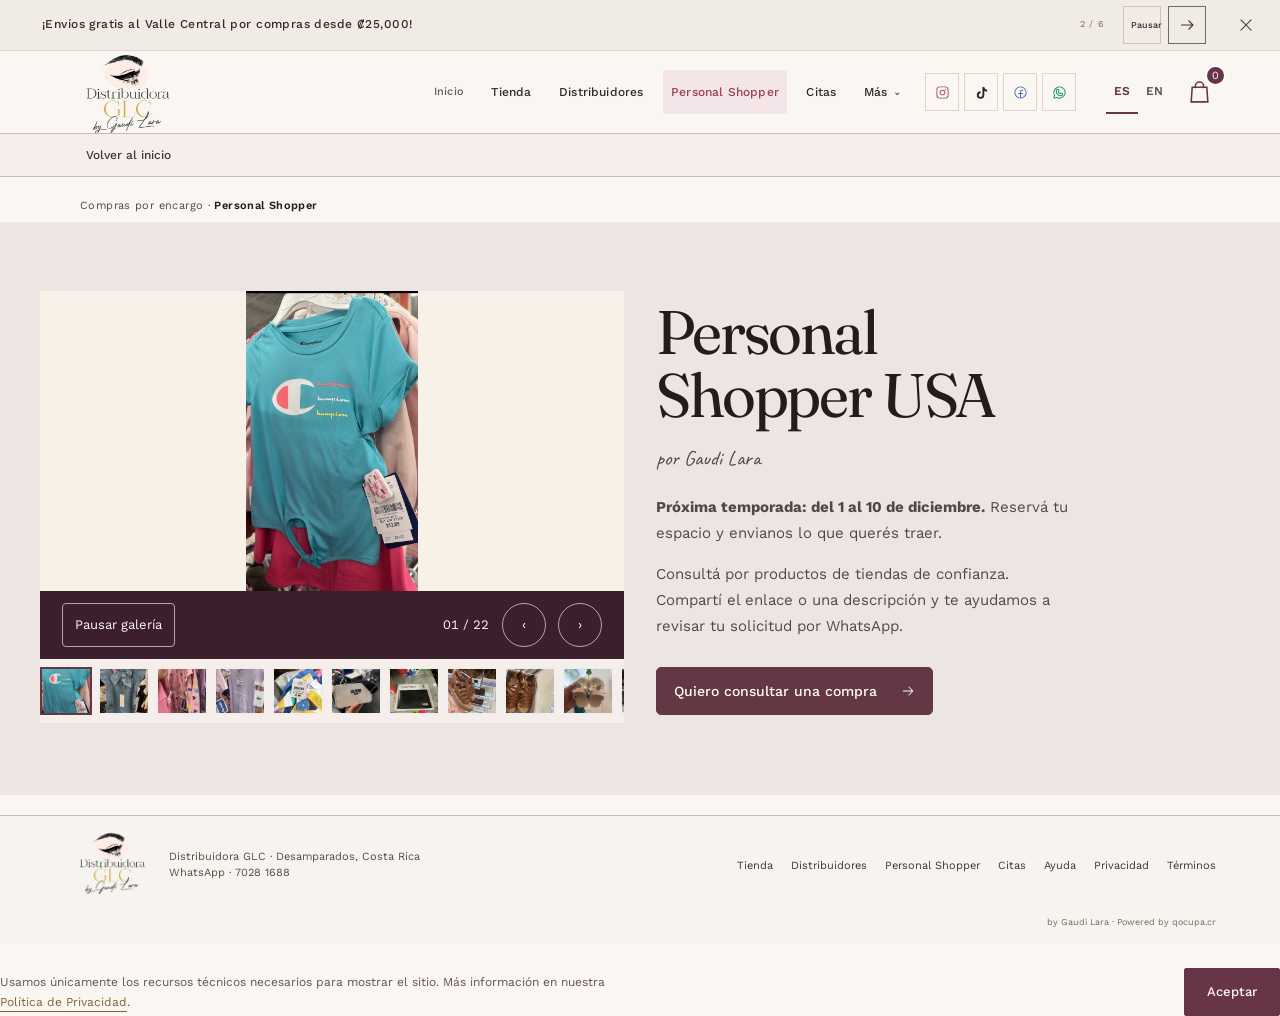
<file: personal-shopper.html>
<!doctype html><html lang="es"><head><meta charset="utf-8"><meta name="viewport" content="width=device-width,initial-scale=1"><meta name="theme-color" content="#f8f5f1"><title>Personal Shopper · Distribuidora GLC</title><meta name="description" content="Consultá por el servicio Personal Shopper y enviá los detalles de tu compra."><link rel="icon" href="/favicon.ico" sizes="any"><link rel="preconnect" href="https://fonts.googleapis.com"><link rel="preconnect" href="https://fonts.gstatic.com" crossorigin><link href="https://fonts.googleapis.com/css2?family=Fraunces:opsz,wght@9..144,400;9..144,500;9..144,600&family=Work+Sans:wght@400;500;600;700&family=Caveat:wght@500;600&display=swap" rel="stylesheet">
<link rel="stylesheet" href="glc-base.css?v=v4"><link rel="stylesheet" href="glc-commerce.css?v=v4"><link rel="stylesheet" href="glc-home.css?v=v4"><link rel="stylesheet" href="glc-premium.css?v=v4"><link rel="stylesheet" href="glc-opportunities.css?v=v4"><link rel="stylesheet" href="glc-motion.css?v=v4"><link rel="stylesheet" href="glc-shell.css?v=v4"><link rel="stylesheet" href="glc-v6-compact.css?v=1"><link rel="stylesheet" href="glc-harmony.css?v=7"><script>if(window.parent!==window)document.documentElement.classList.add("embedded-view");</script><link rel="stylesheet" href="module-v9.css"><script src="module-v9.js" defer></script></head><body class="service-page glc-harmony"><a class="skip-link" href="#main-content">Saltar al contenido principal</a><svg aria-hidden="true" style="position:absolute;width:0;height:0;overflow:hidden" xmlns="http://www.w3.org/2000/svg">
  <symbol id="i-bag" viewBox="0 0 256 256"><path d="M216,40H40A16,16,0,0,0,24,56V200a16,16,0,0,0,16,16H216a16,16,0,0,0,16-16V56A16,16,0,0,0,216,40Zm0,160H40V56H216V200ZM176,88a48,48,0,0,1-96,0,8,8,0,0,1,16,0,32,32,0,0,0,64,0,8,8,0,0,1,16,0Z"></path></symbol>
  <symbol id="i-calendar" viewBox="0 0 256 256"><path d="M208,32H184V24a8,8,0,0,0-16,0v8H88V24a8,8,0,0,0-16,0v8H48A16,16,0,0,0,32,48V208a16,16,0,0,0,16,16H208a16,16,0,0,0,16-16V48A16,16,0,0,0,208,32ZM72,48v8a8,8,0,0,0,16,0V48h80v8a8,8,0,0,0,16,0V48h24V80H48V48ZM208,208H48V96H208V208Z"></path></symbol>
  <symbol id="i-plane" viewBox="0 0 256 256"><path d="M185.33,114.21l29.14-27.42.17-.17a32,32,0,0,0-45.26-45.26c0,.06-.11.11-.17.17L141.79,70.67l-83-30.2a8,8,0,0,0-8.39,1.86l-24,24a8,8,0,0,0,1.22,12.31l63.89,42.59L76.69,136H56a8,8,0,0,0-5.65,2.34l-24,24A8,8,0,0,0,29,175.42l36.82,14.73,14.7,36.75.06.16a8,8,0,0,0,13.18,2.47l23.87-23.88A8,8,0,0,0,120,200V179.31l14.76-14.76,42.59,63.89a8,8,0,0,0,12.31,1.22l24-24a8,8,0,0,0,1.86-8.39Zm-.07,97.23-42.59-63.88A8,8,0,0,0,136.8,144c-.27,0-.53,0-.79,0a8,8,0,0,0-5.66,2.35l-24,24A8,8,0,0,0,104,176v20.69L90.93,209.76,79.43,181A8,8,0,0,0,75,176.57l-28.74-11.5L59.32,152H80a8,8,0,0,0,5.66-2.34l24-24a8,8,0,0,0-1.22-12.32L44.56,70.74l13.5-13.49,83.22,30.26a8,8,0,0,0,8.56-2L180.78,52.6A16,16,0,0,1,203.4,75.23l-32.87,30.93a8,8,0,0,0-2,8.56l30.26,83.22Z"></path></symbol>
  <symbol id="i-gift" viewBox="0 0 256 256"><path d="M216,72H180.92c.39-.33.79-.65,1.17-1A29.53,29.53,0,0,0,192,49.57,32.62,32.62,0,0,0,158.44,16,29.53,29.53,0,0,0,137,25.91a54.94,54.94,0,0,0-9,14.48,54.94,54.94,0,0,0-9-14.48A29.53,29.53,0,0,0,97.56,16,32.62,32.62,0,0,0,64,49.57,29.53,29.53,0,0,0,73.91,71c.38.33.78.65,1.17,1H40A16,16,0,0,0,24,88v32a16,16,0,0,0,16,16v64a16,16,0,0,0,16,16H200a16,16,0,0,0,16-16V136a16,16,0,0,0,16-16V88A16,16,0,0,0,216,72ZM149,36.51a13.69,13.69,0,0,1,10-4.5h.49A16.62,16.62,0,0,1,176,49.08a13.69,13.69,0,0,1-4.5,10c-9.49,8.4-25.24,11.36-35,12.4C137.7,60.89,141,45.5,149,36.51Zm-64.09.36A16.63,16.63,0,0,1,96.59,32h.49a13.69,13.69,0,0,1,10,4.5c8.39,9.48,11.35,25.2,12.39,34.92-9.72-1-25.44-4-34.92-12.39a13.69,13.69,0,0,1-4.5-10A16.6,16.6,0,0,1,84.87,36.87ZM40,88h80v32H40Zm16,48h64v64H56Zm144,64H136V136h64Zm16-80H136V88h80v32Z"></path></symbol>
  <symbol id="i-whatsapp" viewBox="0 0 256 256"><path d="M187.58,144.84l-32-16a8,8,0,0,0-8,.5l-14.69,9.8a40.55,40.55,0,0,1-16-16l9.8-14.69a8,8,0,0,0,.5-8l-16-32A8,8,0,0,0,104,64a40,40,0,0,0-40,40,88.1,88.1,0,0,0,88,88,40,40,0,0,0,40-40A8,8,0,0,0,187.58,144.84ZM152,176a72.08,72.08,0,0,1-72-72A24,24,0,0,1,99.29,80.46l11.48,23L101,118a8,8,0,0,0-.73,7.51,56.47,56.47,0,0,0,30.15,30.15A8,8,0,0,0,138,155l14.61-9.74,23,11.48A24,24,0,0,1,152,176ZM128,24A104,104,0,0,0,36.18,176.88L24.83,210.93a16,16,0,0,0,20.24,20.24l34.05-11.35A104,104,0,1,0,128,24Zm0,192a87.87,87.87,0,0,1-44.06-11.81,8,8,0,0,0-6.54-.67L40,216,52.47,178.6a8,8,0,0,0-.66-6.54A88,88,0,1,1,128,216Z"></path></symbol>
  <symbol id="i-grad-cap" viewBox="0 0 256 256"><path d="M251.76,88.94l-120-64a8,8,0,0,0-7.52,0l-120,64a8,8,0,0,0,0,14.12L32,117.87v48.42a15.91,15.91,0,0,0,4.06,10.65C49.16,191.53,78.51,216,128,216a130,130,0,0,0,48-8.76V240a8,8,0,0,0,16,0V199.51a115.63,115.63,0,0,0,27.94-22.57A15.91,15.91,0,0,0,224,166.29V117.87l27.76-14.81a8,8,0,0,0,0-14.12ZM128,200c-43.27,0-68.72-21.14-80-33.71V126.4l76.24,40.66a8,8,0,0,0,7.52,0L176,143.47v46.34C163.4,195.69,147.52,200,128,200Zm80-33.75a97.83,97.83,0,0,1-16,14.25V134.93l16-8.53ZM188,118.94l-.22-.13-56-29.87a8,8,0,0,0-7.52,14.12L171,128l-43,22.93L25,96,128,41.07,231,96Z"></path></symbol>
  <symbol id="i-rocket" viewBox="0 0 256 256"><path d="M223.85,47.12a16,16,0,0,0-15-15c-12.58-.75-44.73.4-71.41,27.07L132.69,64H74.36A15.91,15.91,0,0,0,63,68.68L28.7,103a16,16,0,0,0,9.07,27.16l38.47,5.37,44.21,44.21,5.37,38.49a15.94,15.94,0,0,0,10.78,12.92,16.11,16.11,0,0,0,5.1.83A15.91,15.91,0,0,0,153,227.3L187.32,193A15.91,15.91,0,0,0,192,181.64V123.31l4.77-4.77C223.45,91.86,224.6,59.71,223.85,47.12ZM74.36,80h42.33L77.16,119.52,40,114.34Zm74.41-9.45a76.65,76.65,0,0,1,59.11-22.47,76.46,76.46,0,0,1-22.42,59.16L128,164.68,91.32,128ZM176,181.64,141.67,216l-5.19-37.17L176,139.31Zm-74.16,9.5C97.34,201,82.29,224,40,224a8,8,0,0,1-8-8c0-42.29,23-57.34,32.86-61.85a8,8,0,0,1,6.64,14.56c-6.43,2.93-20.62,12.36-23.12,38.91,26.55-2.5,36-16.69,38.91-23.12a8,8,0,1,1,14.56,6.64Z"></path></symbol>
  <symbol id="i-sparkle" viewBox="0 0 256 256"><path d="M197.58,129.06,146,110l-19-51.62a15.92,15.92,0,0,0-29.88,0L78,110l-51.62,19a15.92,15.92,0,0,0,0,29.88L78,178l19,51.62a15.92,15.92,0,0,0,29.88,0L146,178l51.62-19a15.92,15.92,0,0,0,0-29.88ZM137,164.22a8,8,0,0,0-4.74,4.74L112,223.85,91.78,169A8,8,0,0,0,87,164.22L32.15,144,87,123.78A8,8,0,0,0,91.78,119L112,64.15,132.22,119a8,8,0,0,0,4.74,4.74L191.85,144ZM144,40a8,8,0,0,1,8-8h16V16a8,8,0,0,1,16,0V32h16a8,8,0,0,1,0,16H184V64a8,8,0,0,1-16,0V48H152A8,8,0,0,1,144,40ZM248,88a8,8,0,0,1-8,8h-8v8a8,8,0,0,1-16,0V96h-8a8,8,0,0,1,0-16h8V72a8,8,0,0,1,16,0v8h8A8,8,0,0,1,248,88Z"></path></symbol>
  <symbol id="i-calendar-check" viewBox="0 0 256 256"><path d="M208,32H184V24a8,8,0,0,0-16,0v8H88V24a8,8,0,0,0-16,0v8H48A16,16,0,0,0,32,48V208a16,16,0,0,0,16,16H208a16,16,0,0,0,16-16V48A16,16,0,0,0,208,32ZM72,48v8a8,8,0,0,0,16,0V48h80v8a8,8,0,0,0,16,0V48h24V80H48V48ZM208,208H48V96H208V208Zm-38.34-85.66a8,8,0,0,1,0,11.32l-48,48a8,8,0,0,1-11.32,0l-24-24a8,8,0,0,1,11.32-11.32L116,164.69l42.34-42.35A8,8,0,0,1,169.66,122.34Z"></path></symbol>
  <symbol id="i-image" viewBox="0 0 256 256"><path d="M216,40H40A16,16,0,0,0,24,56V200a16,16,0,0,0,16,16H216a16,16,0,0,0,16-16V56A16,16,0,0,0,216,40Zm0,16V158.75l-26.07-26.06a16,16,0,0,0-22.63,0l-20,20-44-44a16,16,0,0,0-22.62,0L40,149.37V56ZM40,172l52-52,80,80H40Zm176,28H194.63l-36-36,20-20L216,181.38V200ZM144,100a12,12,0,1,1,12,12A12,12,0,0,1,144,100Z"></path></symbol>
  <symbol id="i-pin" viewBox="0 0 256 256"><path d="M128,64a40,40,0,1,0,40,40A40,40,0,0,0,128,64Zm0,64a24,24,0,1,1,24-24A24,24,0,0,1,128,128Zm0-112a88.1,88.1,0,0,0-88,88c0,31.4,14.51,64.68,42,96.25a254.19,254.19,0,0,0,41.45,38.3,8,8,0,0,0,9.18,0A254.19,254.19,0,0,0,174,200.25c27.45-31.57,42-64.85,42-96.25A88.1,88.1,0,0,0,128,16Zm0,206c-16.53-13-72-60.75-72-118a72,72,0,0,1,144,0C200,161.23,144.53,209,128,222Z"></path></symbol>
  <symbol id="i-envelope" viewBox="0 0 256 256"><path d="M224,48H32a8,8,0,0,0-8,8V192a16,16,0,0,0,16,16H216a16,16,0,0,0,16-16V56A8,8,0,0,0,224,48ZM203.43,64,128,133.15,52.57,64ZM216,192H40V74.19l82.59,75.71a8,8,0,0,0,10.82,0L216,74.19V192Z"></path></symbol>
  <symbol id="i-instagram" viewBox="0 0 256 256"><path d="M128,80a48,48,0,1,0,48,48A48.05,48.05,0,0,0,128,80Zm0,80a32,32,0,1,1,32-32A32,32,0,0,1,128,160ZM176,24H80A56.06,56.06,0,0,0,24,80v96a56.06,56.06,0,0,0,56,56h96a56.06,56.06,0,0,0,56-56V80A56.06,56.06,0,0,0,176,24Zm40,152a40,40,0,0,1-40,40H80a40,40,0,0,1-40-40V80A40,40,0,0,1,80,40h96a40,40,0,0,1,40,40ZM192,76a12,12,0,1,1-12-12A12,12,0,0,1,192,76Z"></path></symbol>
  <symbol id="i-facebook" viewBox="0 0 256 256"><path d="M128,24A104,104,0,1,0,232,128,104.11,104.11,0,0,0,128,24Zm8,191.63V152h24a8,8,0,0,0,0-16H136V112a16,16,0,0,1,16-16h16a8,8,0,0,0,0-16H152a32,32,0,0,0-32,32v24H96a8,8,0,0,0,0,16h24v63.63a88,88,0,1,1,16,0Z"></path></symbol>
  <symbol id="i-x" viewBox="0 0 256 256"><path d="M205.66,194.34a8,8,0,0,1-11.32,11.32L128,139.31,61.66,205.66a8,8,0,0,1-11.32-11.32L116.69,128,50.34,61.66A8,8,0,0,1,61.66,50.34L128,116.69l66.34-66.35a8,8,0,0,1,11.32,11.32L139.31,128Z"></path></symbol>
  <symbol id="i-lock" viewBox="0 0 256 256"><path d="M208,80H176V56a48,48,0,0,0-96,0V80H48A16,16,0,0,0,32,96V208a16,16,0,0,0,16,16H208a16,16,0,0,0,16-16V96A16,16,0,0,0,208,80ZM96,56a32,32,0,0,1,64,0V80H96ZM208,208H48V96H208V208Z"></path></symbol>
  <symbol id="i-search" viewBox="0 0 256 256"><path d="M229.66,218.34l-50.07-50.06a88.11,88.11,0,1,0-11.31,11.31l50.06,50.07a8,8,0,0,0,11.32-11.32ZM40,112a72,72,0,1,1,72,72A72.08,72.08,0,0,1,40,112Z"></path></symbol>
  <symbol id="i-sliders" viewBox="0 0 256 256"><path d="M40,88H73a32,32,0,0,0,62,0h81a8,8,0,0,0,0-16H135a32,32,0,0,0-62,0H40a8,8,0,0,0,0,16Zm64-24A16,16,0,1,1,88,80,16,16,0,0,1,104,64ZM216,168H199a32,32,0,0,0-62,0H40a8,8,0,0,0,0,16h97a32,32,0,0,0,62,0h17a8,8,0,0,0,0-16Zm-48,24a16,16,0,1,1,16-16A16,16,0,0,1,168,192Z"></path></symbol>
  <symbol id="i-arrow-right" viewBox="0 0 256 256"><path d="M221.66,133.66l-72,72a8,8,0,0,1-11.32-11.32L196.69,136H40a8,8,0,0,1,0-16H196.69L138.34,61.66a8,8,0,0,1,11.32-11.32l72,72A8,8,0,0,1,221.66,133.66Z"></path></symbol>
  <symbol id="i-grid" viewBox="0 0 256 256"><path d="M104,40H56A16,16,0,0,0,40,56v48a16,16,0,0,0,16,16h48a16,16,0,0,0,16-16V56A16,16,0,0,0,104,40Zm0,64H56V56h48v48Zm96-64H152a16,16,0,0,0-16,16v48a16,16,0,0,0,16,16h48a16,16,0,0,0,16-16V56A16,16,0,0,0,200,40Zm0,64H152V56h48v48Zm-96,32H56a16,16,0,0,0-16,16v48a16,16,0,0,0,16,16h48a16,16,0,0,0,16-16V152A16,16,0,0,0,104,136Zm0,64H56V152h48v48Zm96-64H152a16,16,0,0,0-16,16v48a16,16,0,0,0,16,16h48a16,16,0,0,0,16-16V152A16,16,0,0,0,200,136Zm0,64H152V152h48v48Z"></path></symbol>
  <symbol id="i-tag" viewBox="0 0 256 256"><path d="M243.31,136,144,36.69A15.86,15.86,0,0,0,132.69,32H40a8,8,0,0,0-8,8v92.69A15.86,15.86,0,0,0,36.69,144L136,243.31a16,16,0,0,0,22.63,0l84.68-84.68a16,16,0,0,0,0-22.63Zm-96,96L48,132.69V48h84.69L232,147.31ZM96,84A12,12,0,1,1,84,72,12,12,0,0,1,96,84Z"></path></symbol>
  <symbol id="i-tiktok" viewBox="0 0 24 24"><path d="M16.5 3c.5 2.7 2 4.3 4.5 4.5v3a8 8 0 0 1-4.5-1.4V16a6 6 0 1 1-6-6v3a3 3 0 1 0 3 3V3z"></path></symbol>
</svg>
<div class="promo-banner" id="promoBanner"><div class="promo-banner__inner">
  <p class="promo-banner__text"><span class="growth-promo-label">PARA TU ESTUDIO</span><a class="growth-promo-link" href="catalogo.html"><span class="growth-promo-copy">¡Envíos gratis al Valle Central por compras desde ₡25,000!</span><svg class="growth-promo-arrow" viewBox="0 0 24 24" aria-hidden="true"><path d="M4 12h15m-6-6 6 6-6 6"/></svg></a></p>
  <button class="promo-banner__close" type="button" aria-label="Cerrar banner promocional"><svg class="icon" aria-hidden="true"><use href="#i-x"/></svg></button>
</div></div>
<header class="site"><div class="header-row">
  <a class="brand-lockup" href="index.html" aria-label="Distribuidora GLC by Gaudi Lara, inicio"><img src="img/editorial/glc-logo-transparent.png" alt="Distribuidora GLC by Gaudi Lara" width="800" height="570"></a>
  <button class="mobile-menu-toggle" type="button" aria-expanded="false" aria-controls="primaryNav">Menú</button>
  <a class="mobile-whatsapp" href="https://wa.me/50670281688" target="_blank" rel="noopener noreferrer" aria-label="Escribir por WhatsApp"><svg class="icon" aria-hidden="true"><use href="#i-whatsapp"/></svg></a>
  <nav class="header-nav" id="primaryNav" aria-label="Navegación principal">
    <a class="btn btn-nav nav-home-return" href="index.html" data-en="Home">Inicio</a>
    <a class="btn btn-nav" href="catalogo.html" data-en="Store">Tienda</a>
    <a class="btn btn-nav" href="distribuidores.html" data-en="Distributors">Distribuidores</a>
    <a class="btn btn-nav" href="personal-shopper.html" data-en="Personal Shopper">Personal Shopper</a>
    <a class="btn btn-nav" href="citas.html" data-en="Appointments">Citas</a>
    <div class="nav-more"><button type="button" class="btn btn-nav" id="navMoreBtn" aria-haspopup="true" aria-expanded="false" data-en="More">Más <span class="nav-more__caret" aria-hidden="true">⌄</span></button>
      <div class="nav-more__menu" id="navMoreMenu">
        <a href="apartados.html" data-en="Reservations">Sistema de apartados</a>
        <a href="beneficios.html" data-en="GLC benefits">Beneficios GLC</a>
        <a href="ayuda.html" data-en="Help & information">Ayuda e información</a>
        <a href="recompensas.html" data-en="Rewards">Recompensas</a>
        <a href="pedido.html" data-en="Place an order">Realizar pedido</a>
      </div>
    </div>
    <div class="header-social" role="group" aria-label="Redes sociales de GLC">
      <a href="https://www.instagram.com/distribuidoraglc" target="_blank" rel="noopener noreferrer" aria-label="Instagram de GLC"><svg class="icon" aria-hidden="true"><use href="#i-instagram"/></svg></a>
      <a href="https://www.tiktok.com/@distribuidoraglc" target="_blank" rel="noopener noreferrer" aria-label="TikTok de GLC"><svg class="icon" aria-hidden="true"><use href="#i-tiktok"/></svg></a>
      <a href="https://www.facebook.com/share/1HtPLkXZZc/" target="_blank" rel="noopener noreferrer" aria-label="Facebook de GLC"><svg class="icon" aria-hidden="true"><use href="#i-facebook"/></svg></a>
      <a href="https://wa.me/50670281688" target="_blank" rel="noopener noreferrer" aria-label="WhatsApp de GLC"><svg class="icon" aria-hidden="true"><use href="#i-whatsapp"/></svg></a>
    </div>
  </nav>
</div></header><div class="page-return"><a href="index.html"><svg class="icon" aria-hidden="true"><use href="#i-arrow-left"/></svg><span data-en="Back to home">Volver al inicio</span></a></div><main id="main-content" class="service-main"><p class="service-route-note">Compras por encargo · <strong>Personal Shopper</strong></p><section class="home-service shopper-service" id="personal-shopper"><section class="shopper">
  <div class="wrap">
    <div class="shopper__grid">
      <div class="shopper-lookbook" data-shopper-lookbook="" role="region" aria-roledescription="carrusel" aria-label="Fotografías de experiencias de compra">
        <figure class="shopper-lookbook__frame">
          <img data-shopper-image="" src="img/owner-inbox-20261028/IMG_8633.jpeg" alt="Exhibición de artículos en una tienda" width="4" height="3" loading="lazy" decoding="async">
        </figure>
        <div class="shopper-lookbook__controls">
          <button class="shopper-lookbook__button shopper-lookbook__playback" type="button" data-shopper-playback="" hidden="">Pausar galería</button>
          <span class="shopper-lookbook__count" data-shopper-count="" aria-live="off" aria-atomic="true">01 / 22</span>
          <button class="shopper-lookbook__button" type="button" data-shopper-prev="" aria-label="Fotografía anterior">‹</button>
          <button class="shopper-lookbook__button" type="button" data-shopper-next="" aria-label="Fotografía siguiente">›</button>
        </div>
      </div>
      <div class="shopper__intro">

        <h1>Personal Shopper USA</h1>
        <p class="shopper__by">por Gaudi Lara</p>
        <p class="lede shopper__season"><strong>Próxima temporada: del 1 al 10 de diciembre.</strong> Reservá tu espacio y envianos lo que querés traer.</p>
        <p class="lede">Consultá por productos de tiendas de confianza. Compartí el enlace o una descripción y te ayudamos a revisar tu solicitud por WhatsApp.</p>
        <details class="shopper-request">
          <summary class="btn btn-primary"><span>Quiero consultar una compra</span><svg class="icon" aria-hidden="true"><use href="#i-arrow-right"></use></svg></summary>
          <div class="shopper__form-card shopper-card">
            <h3 class="shopper-card__title">Contanos qué querés consultar</h3>
            <p class="shopper-card__desc">Compartinos el enlace o una descripción del artículo para revisar tu solicitud.</p>
            <div class="store-row">
              <span class="chip">Amazon</span><span class="chip">Best Buy</span><span class="chip">Apple</span>
              <span class="chip">Home Depot</span><span class="chip">Walmart</span><span class="chip">Disney Store</span>
              <span class="chip">Adidas</span><span class="chip">Nike</span><span class="chip">y más</span>
            </div>
            <form class="shopper-form" id="shopperForm" novalidate="">
              <label class="shopper-form__field"><span>Nombre Completo</span><input type="text" name="nombre" autocomplete="name" required=""></label>
              <label class="shopper-form__field"><span>WhatsApp de contacto</span><input type="tel" name="whatsapp" autocomplete="tel" required=""></label>
              <label class="shopper-form__field"><span>¿Qué producto deseas cotizar? (Enlace o descripción)</span><textarea name="producto" rows="4" required=""></textarea></label>
              <button type="submit" class="btn shopper-form__submit">Enviar Solicitud</button>
            </form>
          </div>
        </details>
      </div>
    </div>
  </div>
</section></section></main><footer class="service-footer"><div class="service-footer__row">
  <div class="service-footer__brand"><a href="index.html" aria-label="Distribuidora GLC, inicio"><img src="img/editorial/glc-logo-transparent.png" alt="Distribuidora GLC by Gaudi Lara" width="800" height="570"></a><p>Distribuidora GLC &middot; Desamparados, Costa Rica<br><a href="https://wa.me/50670281688" target="_blank" rel="noopener noreferrer">WhatsApp &middot; 7028 1688</a></p></div>
  <nav class="service-footer__links" aria-label="Enlaces del pie"><a href="catalogo.html">Tienda</a><a href="distribuidores.html">Distribuidores</a><a href="personal-shopper.html">Personal Shopper</a><a href="citas.html">Citas</a><a href="ayuda.html">Ayuda</a><a href="privacidad.html">Privacidad</a><a href="terminos.html">Términos</a></nav>
</div><p class="service-footer__credit">by Gaudi Lara · Powered by <a href="https://qocupa.cr/" target="_blank" rel="noopener">qocupa.cr</a></p></footer><div class="cookie-bar" id="cookieBar"><p class="cookie-bar__text">Usamos únicamente los recursos técnicos necesarios para mostrar el sitio. Más información en nuestra <a href="privacidad.html">Política de Privacidad</a>.</p><button type="button" class="btn btn-primary cookie-bar__accept" id="cookieAccept">Aceptar</button></div><script src="data/glc-catalog.js?v=owner-20261006-final"></script><script src="glc-qocupa-catalog.js?v=1"></script>
<script src="glc-page-runtime.js?v=v4"></script><script src="glc-commerce.js?v=v4"></script><script src="glc-store.js?v=v4"></script><script src="glc-growth.js?v=v4"></script><script src="glc-opportunities.js?v=v4"></script><script src="glc-premium-motion.js?v=v4"></script><script src="glc-navigation.js?v=v4"></script><script src="glc-harmony.js?v=7"></script></body></html>
</file>
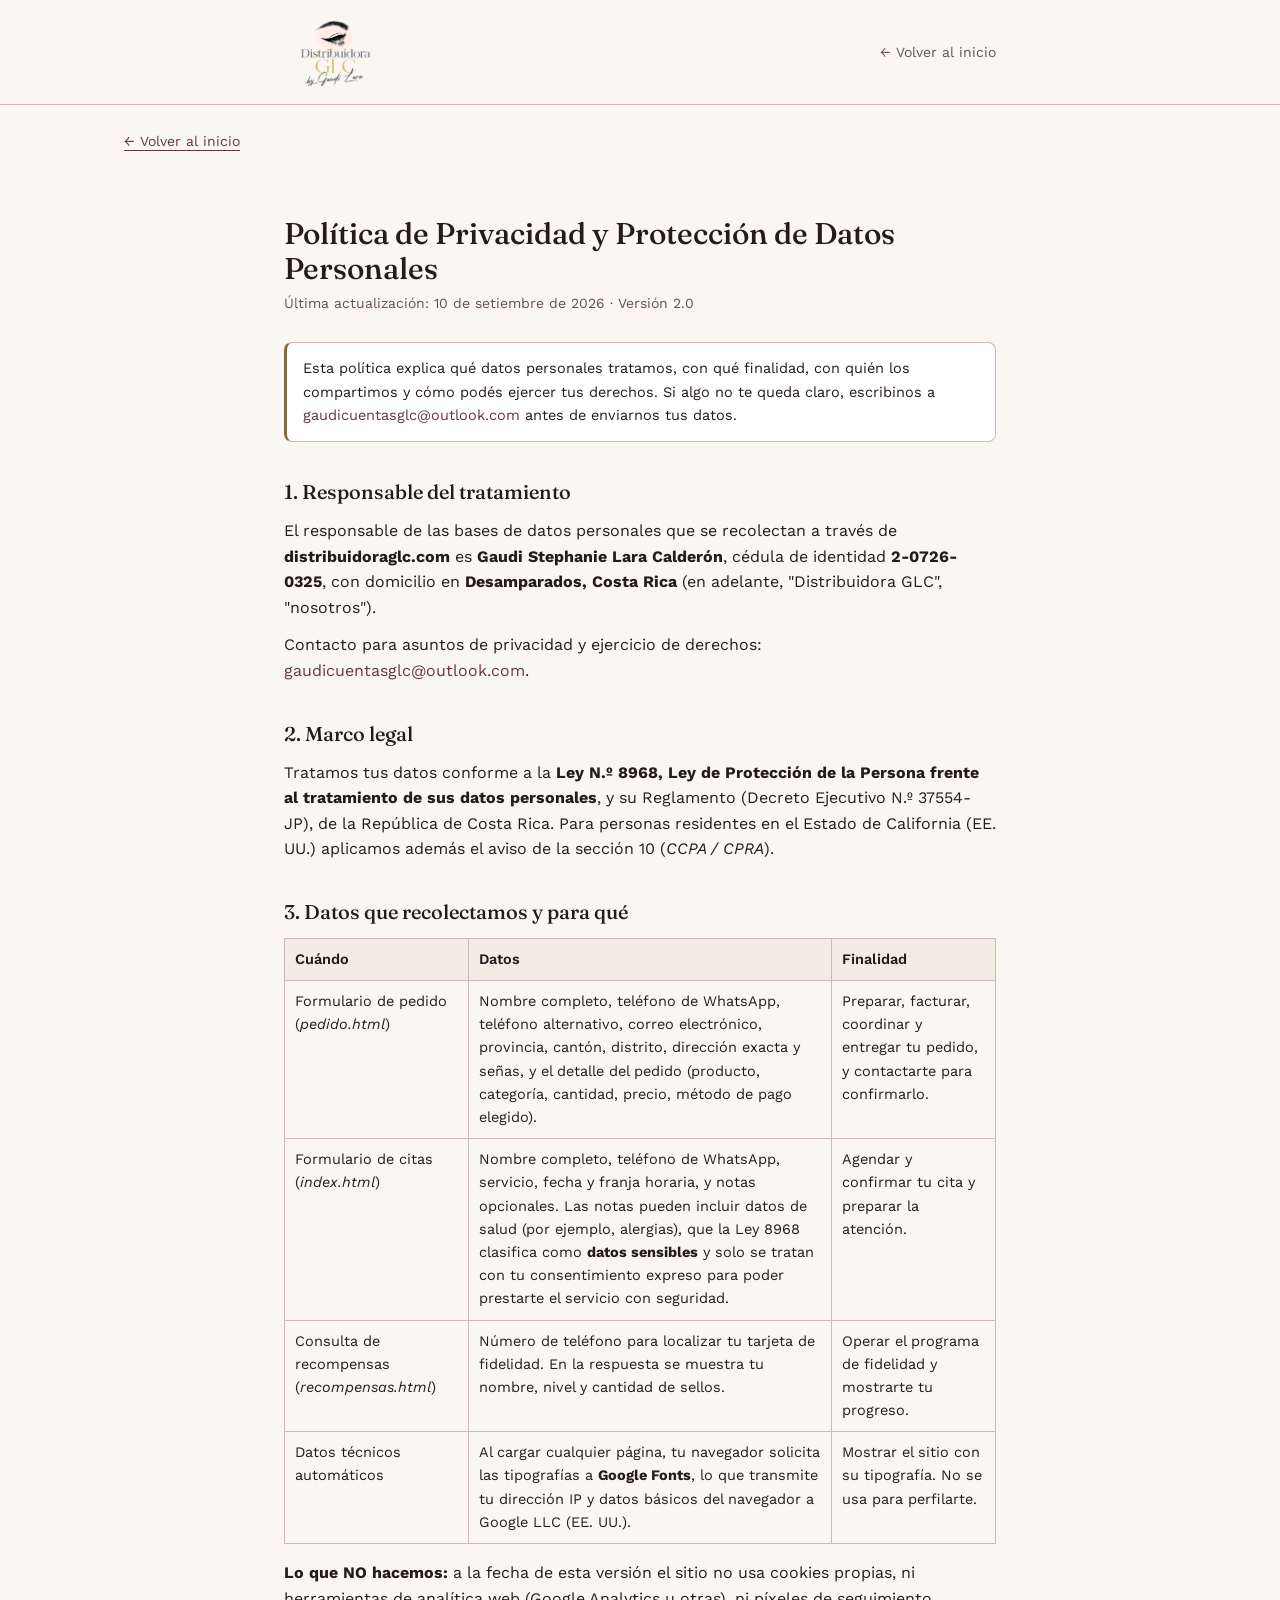
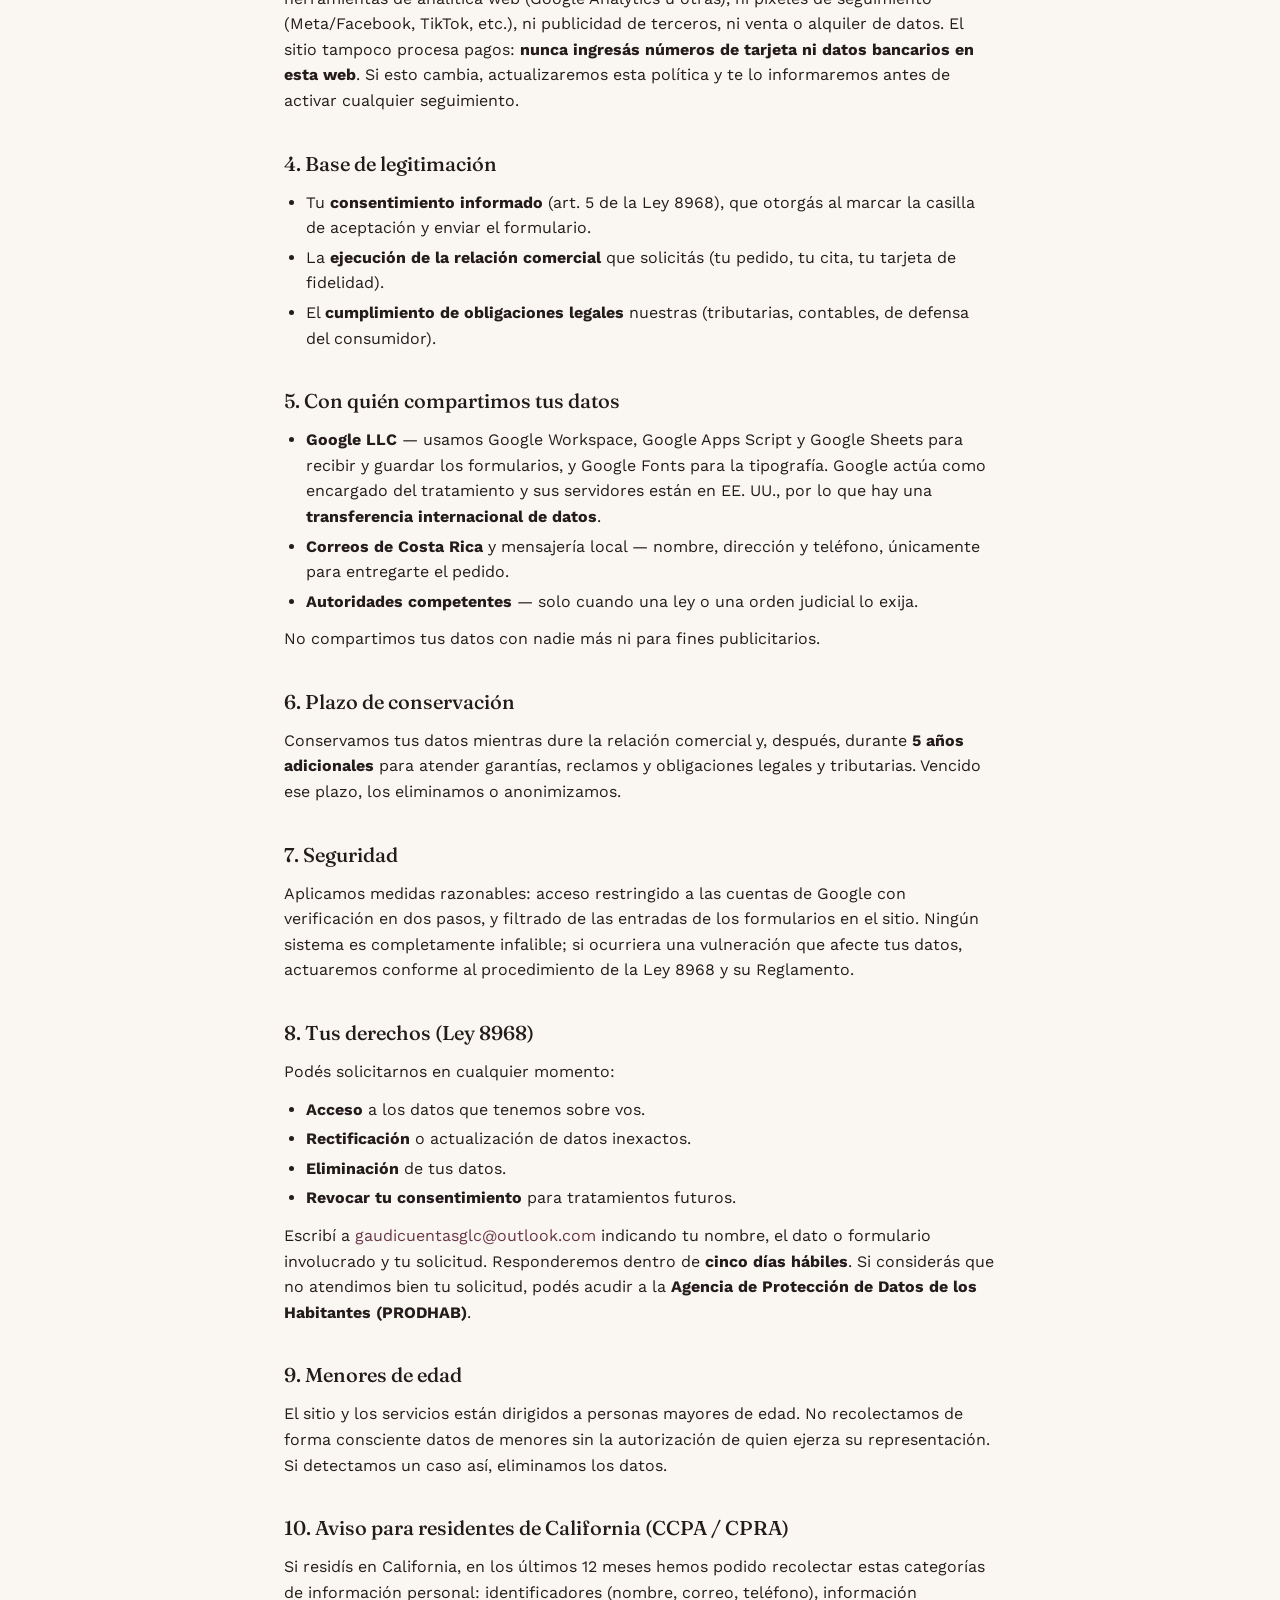
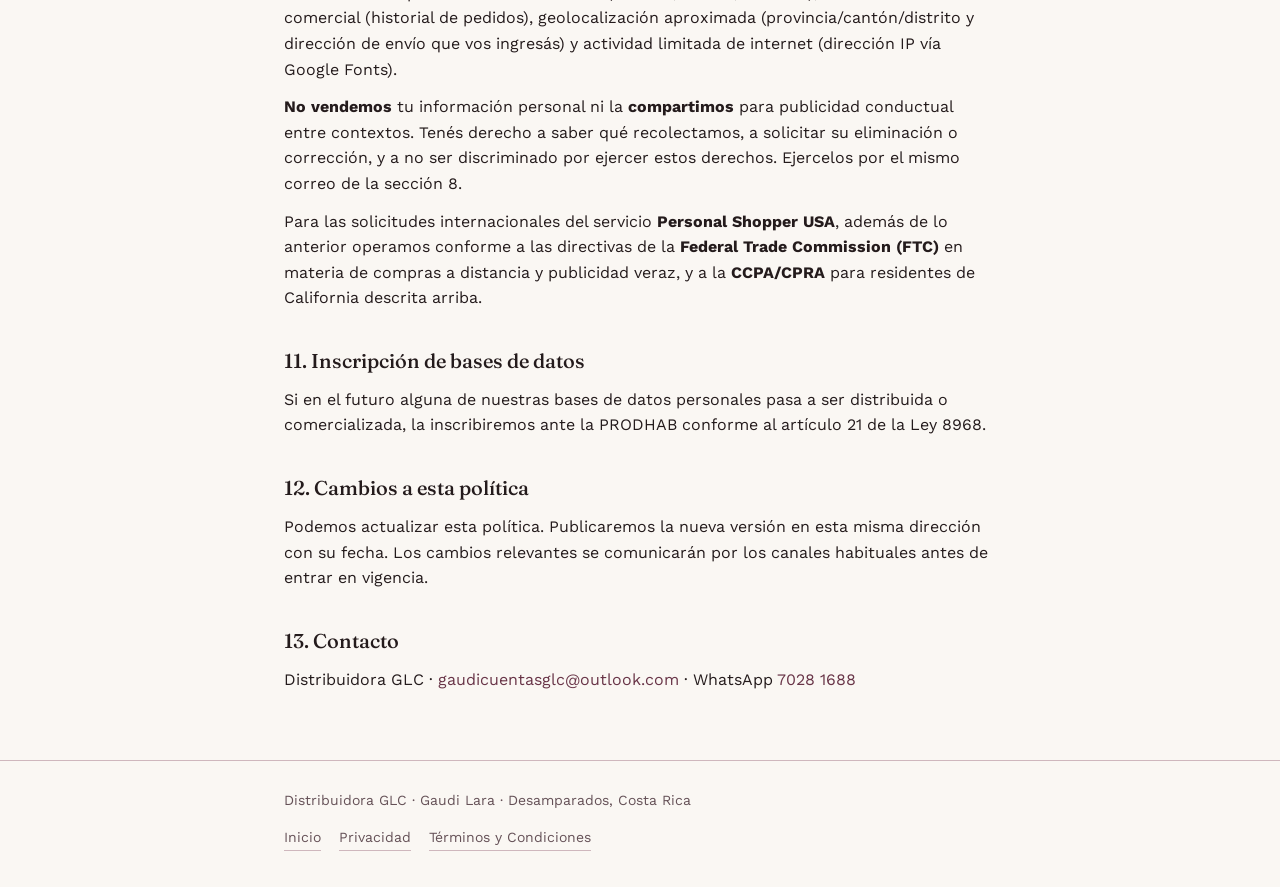
<file: privacidad.html>
<!DOCTYPE html>
<html lang="es">
<head>
<meta charset="UTF-8">
<meta name="viewport" content="width=device-width, initial-scale=1.0">
<meta name="robots" content="index, follow">
<title>Política de Privacidad — Distribuidora GLC</title>
<meta name="description" content="Política de Privacidad de Distribuidora GLC: cómo tratamos tus datos personales y qué recursos técnicos usamos en el sitio.">
<link rel="canonical" href="https://distribuidoraglc.com/privacidad.html">
<link rel="icon" href="/favicon.ico" sizes="any">
<link rel="icon" type="image/png" sizes="32x32" href="/img/favicon-32.png">
<link rel="apple-touch-icon" sizes="180x180" href="/img/favicon-180.png">
<link rel="preconnect" href="https://fonts.googleapis.com">
<link rel="preconnect" href="https://fonts.gstatic.com" crossorigin>
<link href="https://fonts.googleapis.com/css2?family=Fraunces:opsz,wght@9..144,400;9..144,500;9..144,600&family=Work+Sans:wght@400;500;600;700&family=Caveat:wght@500;600&display=swap" rel="stylesheet">
<style>
  :root {
    --paper: #f7f4ef;
    --ink: #2c2727;
    --ink-soft: #655e5c;
    --gold: #806b49;
    --berry: #653444;
    --line: #ded6d2;
    --card: #fff;
  }
  * { box-sizing: border-box; }
  body {
    margin: 0;
    background: var(--paper);
    color: var(--ink);
    font-family: 'Work Sans', sans-serif;
    font-size: 16px;
    line-height: 1.6;
    -webkit-font-smoothing: antialiased;
  }
  a { color: var(--berry); text-decoration: none; }
  a:hover { text-decoration: underline; }
  .wrap { max-width: 760px; margin: 0 auto; padding: 0 24px; }

  header.site { border-bottom: 1px solid var(--line); }
  .header-row {
    max-width: 760px; margin: 0 auto; padding: 18px 24px;
    display: flex; align-items: center; justify-content: space-between; gap: 16px;
  }
  .brand-lockup { display:inline-flex; align-items:center; flex:none; min-height:44px; }
  .brand-lockup img { display:block; width:96px; height:68px; object-fit:contain; }
  .brand-lockup:focus-visible { outline:3px solid #ad7446; outline-offset:4px; }
  .back-link { font-size: 14px; color: var(--ink-soft); }

  main { padding: 40px 0 56px; }
  h1 {
    font-family: 'Fraunces', serif; font-weight: 500; line-height: 1.15;
    font-size: 30px; margin: 0 0 6px;
  }
  .legal-updated { color: var(--ink-soft); font-size: 14px; margin: 0 0 28px; }
  h2 {
    font-family: 'Fraunces', serif; font-weight: 500; font-size: 20px;
    margin: 34px 0 10px; color: var(--ink);
  }
  h3 { font-size: 15px; font-weight: 700; margin: 18px 0 6px; letter-spacing: 0.01em; }
  p { margin: 0 0 12px; }
  ul { margin: 0 0 12px; padding-left: 22px; }
  li { margin: 4px 0; }

  .legal-note {
    background: var(--card);
    border: 1px solid var(--line);
    border-left: 3px solid var(--gold);
    border-radius: 8px;
    padding: 14px 16px;
    font-size: 14.5px;
    margin: 0 0 28px;
  }
  .data-table {
    width: 100%; border-collapse: collapse; margin: 8px 0 16px; font-size: 14.5px;
  }
  .data-table th, .data-table td {
    text-align: left; vertical-align: top; padding: 9px 10px;
    border: 1px solid var(--line);
  }
  .data-table th { background: rgba(173,138,78,0.1); font-weight: 600; }

  footer {
    border-top: 1px solid var(--line);
    padding: 28px 0 36px;
    font-size: 14px; color: var(--ink-soft);
  }
  .foot-row { display: flex; justify-content: space-between; flex-wrap: wrap; gap: 14px; }
  .foot-links { display: flex; gap: 18px; flex-wrap: wrap; }
  .foot-links a { color: var(--ink-soft); border-bottom: 1px solid var(--line); padding-bottom: 2px; }

  @media (max-width: 560px) {
    h1 { font-size: 25px; }
    .header-row { flex-direction: row; }
  }
.return-home { max-width:1080px; margin:0 auto; padding:14px 24px; font-size:14px; } .return-home a { display:inline-flex; align-items:center; min-height:44px; text-decoration:underline; text-underline-offset:4px; }
</style>
<link rel="stylesheet" href="glc-harmony.css?v=7"><script>if(window.parent!==window)document.documentElement.classList.add("embedded-view");</script><link rel="stylesheet" href="module-v9.css"><script src="module-v9.js" defer></script></head>
<body class="glc-harmony">

<header class="site">
  <div class="header-row">
    <a class="brand-lockup" href="index.html" aria-label="Distribuidora GLC by Gaudi Lara, inicio"><img src="img/editorial/glc-logo-transparent.png" alt="Distribuidora GLC by Gaudi Lara" width="800" height="570"></a>
    <a class="back-link" href="index.html">← Volver al inicio</a>
  </div>
</header>
<nav aria-label="Regreso a Inicio" class="return-home"><a href="index.html">&larr; Volver al inicio</a></nav>

<main>
  <div class="wrap">
    <h1>Política de Privacidad y Protección de Datos Personales</h1>
    <p class="legal-updated">Última actualización: 10 de setiembre de 2026 · Versión 2.0</p>

    <div class="legal-note">
      Esta política explica qué datos personales tratamos, con qué finalidad, con
      quién los compartimos y cómo podés ejercer tus derechos. Si algo no te queda
      claro, escribinos a <a href="mailto:gaudicuentasglc@outlook.com">gaudicuentasglc@outlook.com</a> antes
      de enviarnos tus datos.
    </div>

    <h2>1. Responsable del tratamiento</h2>
    <p>
      El responsable de las bases de datos personales que se recolectan a través de
      <strong>distribuidoraglc.com</strong> es <strong>Gaudi Stephanie Lara Calderón</strong>,
      cédula de identidad <strong>2-0726-0325</strong>, con domicilio en
      <strong>Desamparados, Costa Rica</strong> (en adelante, "Distribuidora GLC",
      "nosotros").
    </p>
    <p>
      Contacto para asuntos de privacidad y ejercicio de derechos:
      <a href="mailto:gaudicuentasglc@outlook.com">gaudicuentasglc@outlook.com</a>.
    </p>

    <h2>2. Marco legal</h2>
    <p>
      Tratamos tus datos conforme a la <strong>Ley N.º 8968, Ley de Protección de
      la Persona frente al tratamiento de sus datos personales</strong>, y su
      Reglamento (Decreto Ejecutivo N.º 37554-JP), de la República de Costa Rica.
      Para personas residentes en el Estado de California (EE. UU.) aplicamos además
      el aviso de la sección 10 (<em>CCPA / CPRA</em>).
    </p>

    <h2>3. Datos que recolectamos y para qué</h2>
    <table class="data-table">
      <thead>
        <tr><th>Cuándo</th><th>Datos</th><th>Finalidad</th></tr>
      </thead>
      <tbody>
        <tr>
          <td>Formulario de pedido (<em>pedido.html</em>)</td>
          <td>Nombre completo, teléfono de WhatsApp, teléfono alternativo, correo
          electrónico, provincia, cantón, distrito, dirección exacta y señas,
          y el detalle del pedido (producto, categoría, cantidad, precio, método
          de pago elegido).</td>
          <td>Preparar, facturar, coordinar y entregar tu pedido, y contactarte
          para confirmarlo.</td>
        </tr>
        <tr>
          <td>Formulario de citas (<em>index.html</em>)</td>
          <td>Nombre completo, teléfono de WhatsApp, servicio, fecha y franja
          horaria, y notas opcionales. Las notas pueden incluir datos de salud
          (por ejemplo, alergias), que la Ley 8968 clasifica como
          <strong>datos sensibles</strong> y solo se tratan con tu consentimiento
          expreso para poder prestarte el servicio con seguridad.</td>
          <td>Agendar y confirmar tu cita y preparar la atención.</td>
        </tr>
        <tr>
          <td>Consulta de recompensas (<em>recompensas.html</em>)</td>
          <td>Número de teléfono para localizar tu tarjeta de fidelidad. En la
          respuesta se muestra tu nombre, nivel y cantidad de sellos.</td>
          <td>Operar el programa de fidelidad y mostrarte tu progreso.</td>
        </tr>
        <tr>
          <td>Datos técnicos automáticos</td>
          <td>Al cargar cualquier página, tu navegador solicita las tipografías a
          <strong>Google Fonts</strong>, lo que transmite tu dirección IP y datos
          básicos del navegador a Google LLC (EE. UU.).</td>
          <td>Mostrar el sitio con su tipografía. No se usa para perfilarte.</td>
        </tr>
      </tbody>
    </table>
    <p>
      <strong>Lo que NO hacemos:</strong> a la fecha de esta versión el sitio no
      usa cookies propias, ni herramientas de analítica web (Google Analytics u
      otras), ni píxeles de seguimiento (Meta/Facebook, TikTok, etc.), ni
      publicidad de terceros, ni venta o alquiler de datos. El sitio tampoco
      procesa pagos: <strong>nunca ingresás números de tarjeta ni datos bancarios
      en esta web</strong>. Si esto cambia, actualizaremos esta política y te lo
      informaremos antes de activar cualquier seguimiento.
    </p>

    <h2>4. Base de legitimación</h2>
    <ul>
      <li>Tu <strong>consentimiento informado</strong> (art. 5 de la Ley 8968),
      que otorgás al marcar la casilla de aceptación y enviar el formulario.</li>
      <li>La <strong>ejecución de la relación comercial</strong> que solicitás
      (tu pedido, tu cita, tu tarjeta de fidelidad).</li>
      <li>El <strong>cumplimiento de obligaciones legales</strong> nuestras
      (tributarias, contables, de defensa del consumidor).</li>
    </ul>

    <h2>5. Con quién compartimos tus datos</h2>
    <ul>
      <li><strong>Google LLC</strong> — usamos Google Workspace, Google Apps
      Script y Google Sheets para recibir y guardar los formularios, y Google
      Fonts para la tipografía. Google actúa como encargado del tratamiento y
      sus servidores están en EE. UU., por lo que hay una
      <strong>transferencia internacional de datos</strong>.</li>
      <li><strong>Correos de Costa Rica</strong> y mensajería local — nombre,
      dirección y teléfono, únicamente para entregarte el pedido.</li>
      <li><strong>Autoridades competentes</strong> — solo cuando una ley o una
      orden judicial lo exija.</li>
    </ul>
    <p>No compartimos tus datos con nadie más ni para fines publicitarios.</p>

    <h2>6. Plazo de conservación</h2>
    <p>
      Conservamos tus datos mientras dure la relación comercial y, después, durante
      <strong>5 años adicionales</strong> para atender garantías, reclamos y
      obligaciones legales y tributarias. Vencido ese plazo, los eliminamos o
      anonimizamos.
    </p>

    <h2>7. Seguridad</h2>
    <p>
      Aplicamos medidas razonables: acceso restringido a las cuentas de Google con
      verificación en dos pasos, y filtrado de las entradas de los formularios en
      el sitio. Ningún sistema es completamente infalible; si ocurriera una
      vulneración que afecte tus datos, actuaremos conforme al procedimiento de la
      Ley 8968 y su Reglamento.
    </p>

    <h2>8. Tus derechos (Ley 8968)</h2>
    <p>Podés solicitarnos en cualquier momento:</p>
    <ul>
      <li><strong>Acceso</strong> a los datos que tenemos sobre vos.</li>
      <li><strong>Rectificación</strong> o actualización de datos inexactos.</li>
      <li><strong>Eliminación</strong> de tus datos.</li>
      <li><strong>Revocar tu consentimiento</strong> para tratamientos futuros.</li>
    </ul>
    <p>
      Escribí a <a href="mailto:gaudicuentasglc@outlook.com">gaudicuentasglc@outlook.com</a> indicando tu
      nombre, el dato o formulario involucrado y tu solicitud. Responderemos dentro
      de <strong>cinco días hábiles</strong>. Si considerás que no atendimos bien
      tu solicitud, podés acudir a la <strong>Agencia de Protección de Datos de los
      Habitantes (PRODHAB)</strong>.
    </p>

    <h2>9. Menores de edad</h2>
    <p>
      El sitio y los servicios están dirigidos a personas mayores de edad. No
      recolectamos de forma consciente datos de menores sin la autorización de
      quien ejerza su representación. Si detectamos un caso así, eliminamos los
      datos.
    </p>

    <h2>10. Aviso para residentes de California (CCPA / CPRA)</h2>
    <p>
      Si residís en California, en los últimos 12 meses hemos podido recolectar
      estas categorías de información personal: identificadores (nombre, correo,
      teléfono), información comercial (historial de pedidos), geolocalización
      aproximada (provincia/cantón/distrito y dirección de envío que vos ingresás)
      y actividad limitada de internet (dirección IP vía Google Fonts).
    </p>
    <p>
      <strong>No vendemos</strong> tu información personal ni la
      <strong>compartimos</strong> para publicidad conductual entre contextos.
      Tenés derecho a saber qué recolectamos, a solicitar su eliminación o
      corrección, y a no ser discriminado por ejercer estos derechos. Ejercelos
      por el mismo correo de la sección 8.
    </p>
    <p>
      Para las solicitudes internacionales del servicio <strong>Personal Shopper
      USA</strong>, además de lo anterior operamos conforme a las directivas de
      la <strong>Federal Trade Commission (FTC)</strong> en materia de compras a
      distancia y publicidad veraz, y a la <strong>CCPA/CPRA</strong> para
      residentes de California descrita arriba.
    </p>

    <h2>11. Inscripción de bases de datos</h2>
    <p>
      Si en el futuro alguna de nuestras bases de datos personales pasa a ser
      distribuida o comercializada, la inscribiremos ante la PRODHAB conforme al
      artículo 21 de la Ley 8968.
    </p>

    <h2>12. Cambios a esta política</h2>
    <p>
      Podemos actualizar esta política. Publicaremos la nueva versión en esta misma
      dirección con su fecha. Los cambios relevantes se comunicarán por los canales
      habituales antes de entrar en vigencia.
    </p>

    <h2>13. Contacto</h2>
    <p>
      Distribuidora GLC · <a href="mailto:gaudicuentasglc@outlook.com">gaudicuentasglc@outlook.com</a> ·
      WhatsApp <a href="https://wa.me/50670281688" target="_blank" rel="noopener">7028 1688</a>
    </p>
  </div>
</main>

<footer>
  <div class="wrap">
    <div class="foot-row">
      <span>Distribuidora GLC · Gaudi Lara · Desamparados, Costa Rica</span>
      <span class="foot-links">
        <a href="index.html">Inicio</a>
        <a href="privacidad.html">Privacidad</a>
        <a href="terminos.html">Términos y Condiciones</a>
      </span>
    </div>
  </div>
</footer>

<script src="glc-harmony.js?v=7"></script></body>
</html>
</file>
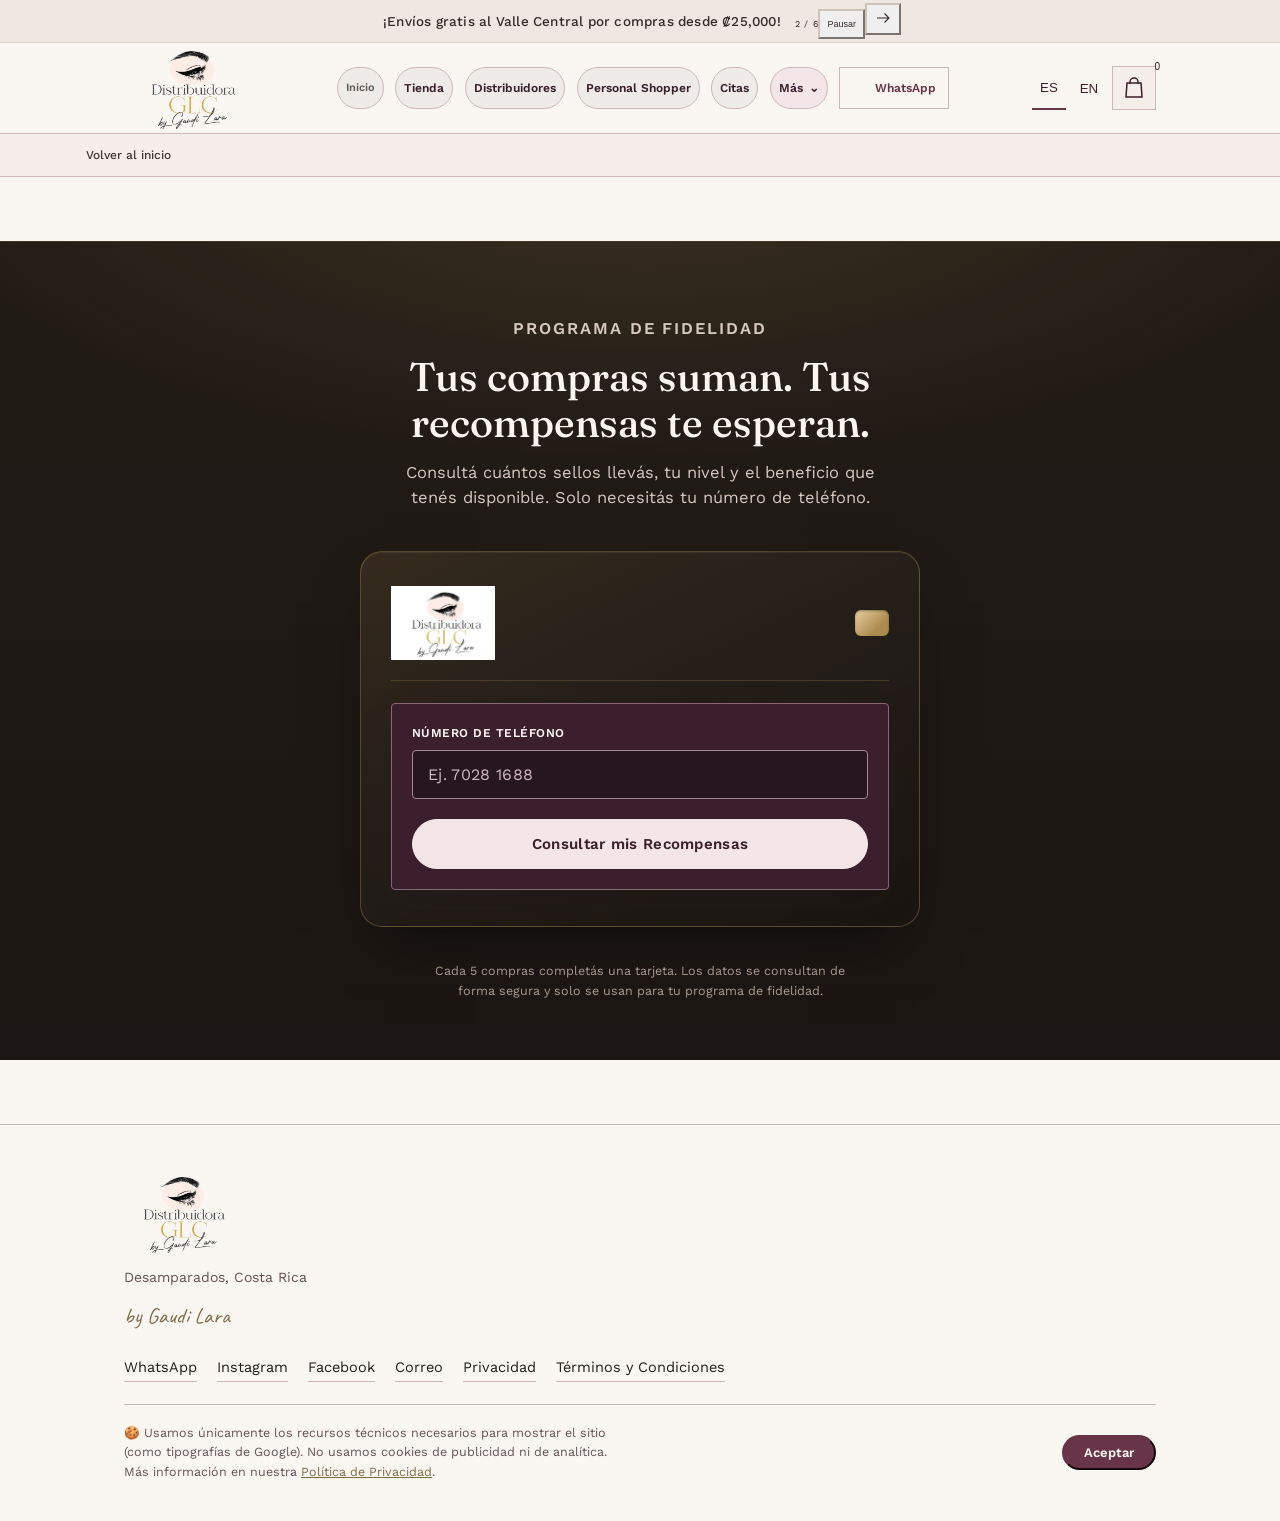
<file: recompensas.html>
<!DOCTYPE html>
<html lang="es">
<head>
<meta charset="UTF-8">
<meta name="viewport" content="width=device-width, initial-scale=1.0">
<title>Recompensas — Distribuidora GLC</title>
<meta name="description" content="Conocé el programa de recompensas de Distribuidora GLC: beneficios y ventajas para clientes frecuentes de pestañas, cejas y microblading.">
<link rel="canonical" href="https://distribuidoraglc.com/recompensas.html">
<meta name="robots" content="index, follow">
<meta name="theme-color" content="#111111">
<meta property="og:type" content="website">
<meta property="og:site_name" content="Distribuidora GLC">
<meta property="og:title" content="Recompensas — Distribuidora GLC">
<meta property="og:description" content="Conocé el programa de recompensas de Distribuidora GLC.">
<meta property="og:url" content="https://distribuidoraglc.com/recompensas.html">
<meta property="og:image" content="https://distribuidoraglc.com/img/hero-glc.jpg">
<meta property="og:locale" content="es_CR">
<link rel="icon" href="/favicon.ico" sizes="any">
<link rel="icon" type="image/png" sizes="32x32" href="/img/favicon-32.png">
<link rel="apple-touch-icon" sizes="180x180" href="/img/favicon-180.png">
<link rel="preconnect" href="https://fonts.googleapis.com">
<link rel="preconnect" href="https://fonts.gstatic.com" crossorigin>
<link href="https://fonts.googleapis.com/css2?family=Fraunces:opsz,wght@9..144,400;9..144,500;9..144,600&family=Work+Sans:wght@400;500;600;700&family=Caveat:wght@500;600&display=swap" rel="stylesheet">
<style>
  :root {
    --paper: #f7f4ef;
    --blush: #F3DAD0;
    --ink: #2c2727;
    --ink-soft: #655e5c;
    --gold: #806b49;
    --berry: #653444;
    --berry-dark: #492633;
    --line: #ded6d2;
    --card: #fff;
  }

  * { box-sizing: border-box; }

  html { scroll-behavior: smooth; }

  body {
    margin: 0;
    background: var(--paper);
    color: var(--ink);
    font-family: 'Work Sans', sans-serif;
    font-size: 16px;
    line-height: 1.55;
    -webkit-font-smoothing: antialiased;
  }

  h1, h2, h3 {
    font-family: 'Fraunces', serif;
    font-weight: 500;
    line-height: 1.15;
    margin: 0;
    color: var(--ink);
  }

  p { margin: 0; }

  a { color: inherit; text-decoration: none; }

  .wrap {
    max-width: 1080px;
    margin: 0 auto;
    padding: 0 24px;
  }

  /* ---------- Promo banner ---------- */

  .promo-banner {
    background: linear-gradient(90deg, #1B1916 0%, #272019 50%, #1B1916 100%);
    color: #F4EADA;
    font-family: 'Work Sans', sans-serif;
    border-bottom: 1px solid rgba(173,138,78,0.35);
  }
  .promo-banner__inner {
    position: relative;
    max-width: 1080px;
    margin: 0 auto;
    padding: 10px 52px;
    display: flex;
    align-items: center;
    justify-content: center;
    gap: 14px;
  }
  .promo-banner__text {
    margin: 0;
    text-align: center;
    font-size: 13.5px;
    font-weight: 500;
    letter-spacing: 0.015em;
    color: #F4EADA;
  }
  .promo-banner__text .promo-tag {
    color: var(--gold);
    font-weight: 600;
  }
  .promo-banner__close {
    position: absolute;
    right: 14px;
    top: 50%;
    transform: translateY(-50%);
    display: inline-flex;
    align-items: center;
    justify-content: center;
    width: 26px;
    height: 26px;
    padding: 0;
    border: 0;
    border-radius: 999px;
    background: transparent;
    color: var(--gold);
    font-size: 18px;
    line-height: 1;
    cursor: pointer;
    transition: background 0.15s ease, color 0.15s ease;
  }
  .promo-banner__close:hover {
    background: rgba(173,138,78,0.18);
    color: #F4EADA;
  }
  .promo-banner.is-hidden { display: none; }

  @media (max-width: 600px) {
    .promo-banner__inner {
      padding: 9px 42px 9px 16px;
      justify-content: flex-start;
    }
    .promo-banner__text {
      text-align: left;
      font-size: 11.5px;
      line-height: 1.4;
    }
    .promo-banner__close { right: 8px; }
  }

  /* ---------- Header ---------- */

  header.site {
    position: sticky;
    top: 0;
    z-index: 20;
    background: rgba(251,246,240,0.92);
    backdrop-filter: blur(6px);
    border-bottom: 1px solid var(--line);
  }

  .header-row {
    display: flex;
    align-items: center;
    justify-content: space-between;
    padding: 14px 24px;
    max-width: 1080px;
    margin: 0 auto;
  }

  .brand-lockup { display:inline-flex; align-items:center; flex:none; min-height:44px; }
  .brand-lockup img { display:block; width:104px; height:74px; object-fit:contain; }
  .brand-lockup:focus-visible { outline:3px solid #ad7446; outline-offset:4px; }

  .btn {
    display: inline-flex;
    align-items: center;
    gap: 8px;
    padding: 11px 20px;
    border-radius: 999px;
    font-family: 'Work Sans', sans-serif;
    font-weight: 600;
    font-size: 14.5px;
    white-space: nowrap;
    transition: transform 0.15s ease, background 0.15s ease;
  }
  .btn-primary {
    background: var(--berry);
    color: #FFF4EF;
  }
  .btn-primary:hover { background: var(--berry-dark); transform: translateY(-1px); }
  .btn-ghost {
    color: var(--ink);
    border-bottom: 1.5px solid var(--gold);
    border-radius: 0;
    padding: 4px 2px;
  }

  header .btn-primary { padding: 9px 18px; font-size: 13.5px; }

  .header-nav {
    display: flex;
    align-items: center;
    flex-wrap: wrap;
    justify-content: flex-end;
    gap: 9px;
  }
  .btn-nav {
    padding: 8px 14px;
    font-size: 13px;
    gap: 6px;
    color: var(--ink);
    background: rgba(42,36,34,0.05);
    border: 1px solid var(--line);
  }
  .btn-nav:hover {
    background: var(--blush);
    border-color: transparent;
    transform: translateY(-1px);
  }
  .btn-nav.is-active {
    background: var(--ink);
    color: #F4EADA;
    border-color: transparent;
  }

  @media (max-width: 860px) {
    .header-row {
      flex-wrap: wrap;
      justify-content: center;
      gap: 12px;
    }
    .header-nav {
      width: 100%;
      justify-content: center;
      gap: 8px;
    }
    .btn-nav { padding: 7px 12px; font-size: 12.5px; }
  }

  /* ---------- Sections ---------- */

  section { padding: 60px 0; }

  /* Footer */
  footer {
    padding: 48px 0 40px;
    border-top: 1px solid var(--line);
  }
  .foot-row {
    display: flex;
    justify-content: space-between;
    align-items: flex-end;
    flex-wrap: wrap;
    gap: 24px;
  }
  .foot-left .brand-lockup img { width:112px; height:80px; }
  .foot-left .place { color: var(--ink-soft); font-size: 14px; margin-top: 6px; }
  .foot-signature {
    font-family: 'Caveat', cursive;
    font-size: 22px;
    color: var(--gold);
    margin-top: 10px;
  }
  .foot-links {
    display: flex;
    gap: 20px;
    font-size: 14.5px;
  }
  .foot-links a { border-bottom: 1px solid var(--line); padding-bottom: 2px; }

  /* Aviso de cookies y consentimiento (barra delgada en el pie de página) */
  .cookie-bar {
    margin-top: 22px;
    padding-top: 18px;
    border-top: 1px solid var(--line);
    display: flex;
    align-items: center;
    justify-content: space-between;
    flex-wrap: wrap;
    gap: 16px;
  }
  .cookie-bar__text {
    margin: 0;
    max-width: 62ch;
    font-size: 12.5px;
    color: var(--ink-soft);
  }
  .cookie-bar__text a { color: var(--gold); text-decoration: underline; }
  .cookie-bar__accept {
    flex-shrink: 0;
    padding: 8px 20px;
    font-size: 13px;
  }
  .cookie-bar.is-hidden { display: none; }

  @media (max-width: 620px) {
    .cookie-bar { flex-direction: column; align-items: flex-start; }
  }

  @media (max-width: 820px) {
    .foot-row { flex-direction: column; align-items: flex-start; }
  }

  @media (prefers-reduced-motion: reduce) {
    html { scroll-behavior: auto; }
    * { transition: none !important; }
  }

  a:focus-visible, button:focus-visible {
    outline: 2px solid var(--berry);
    outline-offset: 2px;
  }

  /* ---------- Recompensas: tarjeta de fidelidad premium ---------- */

  .rewards {
    background:
      radial-gradient(1200px 500px at 50% -10%, rgba(173,138,78,0.18), transparent 60%),
      linear-gradient(180deg, #221C16 0%, #1B1613 100%);
    color: #F2E9E2;
    border-top: 1px solid rgba(173,138,78,0.28);
  }
  .rewards__head {
    max-width: 52ch;
    margin: 0 auto 40px;
    text-align: center;
  }
  .rewards__kicker {
    font-size: 13px;
    font-weight: 600;
    letter-spacing: 0.12em;
    text-transform: uppercase;
    color: var(--gold);
    margin-bottom: 12px;
  }
  .rewards__head h1 {
    color: #FBF6F0;
    font-size: clamp(28px, 4vw, 40px);
  }
  .rewards__head p {
    margin-top: 14px;
    color: #D8C9BF;
    font-size: 16.5px;
  }

  .loyalty-card {
    max-width: 560px;
    margin: 0 auto;
    background:
      linear-gradient(155deg, rgba(173,138,78,0.16) 0%, rgba(251,246,240,0.03) 42%, rgba(0,0,0,0.12) 100%),
      #1E1813;
    border: 1px solid rgba(173,138,78,0.4);
    border-radius: 22px;
    padding: 34px 30px 36px;
    box-shadow:
      0 1px 0 rgba(251,246,240,0.06) inset,
      0 30px 60px -24px rgba(0,0,0,0.55);
  }

  .loyalty-card__brand {
    display: flex;
    align-items: center;
    justify-content: space-between;
    gap: 14px;
    padding-bottom: 20px;
    border-bottom: 1px solid rgba(173,138,78,0.25);
  }
  .loyalty-card__brand .brand-lockup { width:104px; height:74px; justify-content:center; padding:3px; background:#fff; }
  .loyalty-card__brand .brand-lockup img { width:98px; height:68px; }
  .loyalty-card__chip {
    width: 34px;
    height: 26px;
    border-radius: 6px;
    background: linear-gradient(135deg, #E7CFA0, #AD8A4E 70%);
    box-shadow: 0 1px 2px rgba(0,0,0,0.35) inset;
  }

  .loyalty-form {
    margin-top: 22px;
    display: flex;
    flex-direction: column;
    gap: 8px;
  }
  .loyalty-form label {
    font-size: 12px;
    font-weight: 600;
    letter-spacing: 0.04em;
    text-transform: uppercase;
    color: #EED9CC;
  }
  .loyalty-form input {
    width: 100%;
    background: rgba(251,246,240,0.06);
    border: 1px solid rgba(242,233,226,0.28);
    border-radius: 12px;
    padding: 14px 15px;
    color: #FBF6F0;
    font-family: 'Work Sans', sans-serif;
    font-size: 16px;
    letter-spacing: 0.02em;
    transition: border-color 0.15s ease, background 0.15s ease;
  }
  .loyalty-form input::placeholder { color: rgba(216,201,191,0.5); }
  .loyalty-form input:focus {
    outline: none;
    border-color: var(--gold);
    background: rgba(251,246,240,0.1);
  }

  .loyalty-form__submit {
    margin-top: 12px;
    width: 100%;
    display: inline-flex;
    align-items: center;
    justify-content: center;
    gap: 8px;
    background: linear-gradient(135deg, #E7CFA0 0%, #AD8A4E 100%);
    color: #221C16;
    border: 0;
    border-radius: 999px;
    cursor: pointer;
    font-family: 'Work Sans', sans-serif;
    font-weight: 700;
    font-size: 15px;
    letter-spacing: 0.02em;
    padding: 15px 22px;
    transition: transform 0.15s ease, box-shadow 0.15s ease, opacity 0.15s ease;
  }
  .loyalty-form__submit:hover {
    transform: translateY(-1px);
    box-shadow: 0 12px 24px -12px rgba(173,138,78,0.7);
  }
  .loyalty-form__submit:disabled {
    cursor: progress;
    opacity: 0.7;
    transform: none;
    box-shadow: none;
  }

  /* Estado / mensajes */
  .rewards-status {
    display: none;
    margin-top: 18px;
    border-radius: 12px;
    padding: 13px 15px;
    font-size: 13.5px;
    font-weight: 500;
  }
  .rewards-status.is-visible { display: block; }
  .rewards-status.is-loading {
    background: rgba(173,138,78,0.14);
    color: #E7CFA0;
    border: 1px solid rgba(173,138,78,0.4);
  }
  .rewards-status.is-error {
    background: rgba(226,133,127,0.12);
    color: #EDA8A2;
    border: 1px solid rgba(226,133,127,0.4);
  }
  .rewards-status a { color: inherit; border-bottom: 1px solid currentColor; }

  /* Resultado dinámico */
  .rewards-result {
    display: none;
    margin-top: 26px;
    padding-top: 24px;
    border-top: 1px solid rgba(173,138,78,0.25);
    animation: rewardsFade 0.4s ease both;
  }
  .rewards-result.is-visible { display: block; }
  @keyframes rewardsFade {
    from { opacity: 0; transform: translateY(8px); }
    to   { opacity: 1; transform: translateY(0); }
  }

  .rewards-result__identity {
    display: flex;
    align-items: baseline;
    justify-content: space-between;
    flex-wrap: wrap;
    gap: 8px 16px;
  }
  .rewards-result__name {
    font-family: 'Fraunces', serif;
    font-size: 22px;
    color: #FBF6F0;
  }
  .rewards-result__level {
    display: inline-flex;
    align-items: center;
    gap: 7px;
    font-size: 12.5px;
    font-weight: 700;
    letter-spacing: 0.08em;
    text-transform: uppercase;
    padding: 6px 14px;
    border-radius: 999px;
    border: 1px solid rgba(173,138,78,0.5);
    color: #E7CFA0;
    background: rgba(173,138,78,0.12);
  }
  .rewards-result__level::before {
    content: "";
    width: 8px;
    height: 8px;
    border-radius: 999px;
    background: currentColor;
  }
  .rewards-result__level[data-level="bronce"] { color: #CD9C6B; border-color: rgba(205,156,107,0.5); background: rgba(205,156,107,0.12); }
  .rewards-result__level[data-level="plata"]  { color: #CDD3DA; border-color: rgba(205,211,218,0.5); background: rgba(205,211,218,0.1); }
  .rewards-result__level[data-level="vip"]    { color: #F0D68A; border-color: rgba(240,214,138,0.65); background: rgba(240,214,138,0.14); }

  /* Cuadrícula de sellos */
  .stamps {
    margin: 24px 0 4px;
    display: grid;
    grid-template-columns: repeat(5, 1fr);
    gap: 12px;
  }
  .stamp {
    position: relative;
    aspect-ratio: 1 / 1;
    border-radius: 50%;
    display: flex;
    align-items: center;
    justify-content: center;
    font-size: clamp(20px, 5vw, 28px);
    line-height: 1;
    border: 2px dashed rgba(242,233,226,0.22);
    color: rgba(242,233,226,0.25);
    background: rgba(251,246,240,0.03);
    transition: transform 0.2s ease;
  }
  .stamp__index {
    position: absolute;
    bottom: 6px;
    right: 8px;
    font-family: 'Work Sans', sans-serif;
    font-size: 10px;
    font-weight: 600;
    color: rgba(242,233,226,0.3);
  }
  .stamp.is-filled {
    border-style: solid;
    border-color: rgba(173,138,78,0.7);
    color: #221C16;
    background:
      radial-gradient(circle at 32% 28%, #FBEFC9, #E7CFA0 45%, #AD8A4E 100%);
    box-shadow:
      0 0 0 3px rgba(173,138,78,0.18),
      0 6px 16px -6px rgba(173,138,78,0.75);
  }
  .stamp.is-filled .stamp__index { color: rgba(34,28,22,0.55); }

  .stamps-caption {
    text-align: center;
    font-size: 13px;
    color: #C9B9AC;
    margin-top: 4px;
  }
  .stamps-caption strong { color: #F0D68A; }

  .rewards-incentive {
    margin-top: 22px;
    background: rgba(173,138,78,0.1);
    border: 1px solid rgba(173,138,78,0.35);
    border-radius: 14px;
    padding: 16px 18px;
    display: flex;
    gap: 12px;
    align-items: flex-start;
  }
  .rewards-incentive__icon { font-size: 20px; line-height: 1.2; }
  .rewards-incentive__text {
    font-size: 14.5px;
    color: #F4EADA;
  }
  .rewards-incentive__text span:first-child {
    display: block;
    font-size: 11.5px;
    font-weight: 700;
    letter-spacing: 0.08em;
    text-transform: uppercase;
    color: var(--gold);
    margin-bottom: 4px;
  }

  .rewards-fineprint {
    max-width: 52ch;
    margin: 34px auto 0;
    text-align: center;
    font-size: 12.5px;
    color: #A99A8E;
  }

  @media (max-width: 480px) {
    .loyalty-card { padding: 26px 20px 28px; border-radius: 18px; }
    .stamps { gap: 9px; }
  }
.return-home { max-width:1080px; margin:0 auto; padding:14px 24px; font-size:14px; } .return-home a { display:inline-flex; align-items:center; min-height:44px; text-decoration:underline; text-underline-offset:4px; }
</style>
<link rel="stylesheet" href="glc-shell.css?v=v4"><link rel="stylesheet" href="glc-harmony.css?v=7"><script>if(window.parent!==window)document.documentElement.classList.add("embedded-view");</script><link rel="stylesheet" href="module-v9.css"><script src="module-v9.js" defer></script></head>
<body class="service-page glc-harmony glc-legacy">

<div class="promo-banner" id="promoBanner"><div class="promo-banner__inner">
  <p class="promo-banner__text"><span class="growth-promo-label">PARA TU ESTUDIO</span><a class="growth-promo-link" href="catalogo.html"><span class="growth-promo-copy">¡Envíos gratis al Valle Central por compras desde ₡25,000!</span><svg class="growth-promo-arrow" viewBox="0 0 24 24" aria-hidden="true"><path d="M4 12h15m-6-6 6 6-6 6"/></svg></a></p>
  <button class="promo-banner__close" type="button" aria-label="Cerrar banner promocional"><svg class="icon" aria-hidden="true"><use href="#i-x"/></svg></button>
</div></div>
<header class="site"><div class="header-row">
  <a class="brand-lockup" href="index.html" aria-label="Distribuidora GLC by Gaudi Lara, inicio"><img src="img/editorial/glc-logo-transparent.png" alt="Distribuidora GLC by Gaudi Lara" width="800" height="570"></a>
  <button class="mobile-menu-toggle" type="button" aria-expanded="false" aria-controls="primaryNav">Menú</button>
  <a class="mobile-whatsapp" href="https://wa.me/50670281688" target="_blank" rel="noopener noreferrer" aria-label="Escribir por WhatsApp"><svg class="icon" aria-hidden="true"><use href="#i-whatsapp"/></svg></a>
  <nav class="header-nav" id="primaryNav" aria-label="Navegación principal">
    <a class="btn btn-nav nav-home-return" href="index.html" data-en="Home">Inicio</a>
    <a class="btn btn-nav" href="catalogo.html" data-en="Store">Tienda</a>
    <a class="btn btn-nav" href="distribuidores.html" data-en="Distributors">Distribuidores</a>
    <a class="btn btn-nav" href="personal-shopper.html" data-en="Personal Shopper">Personal Shopper</a>
    <a class="btn btn-nav" href="citas.html" data-en="Appointments">Citas</a>
    <div class="nav-more"><button type="button" class="btn btn-nav" id="navMoreBtn" aria-haspopup="true" aria-expanded="false" data-en="More">Más <span class="nav-more__caret" aria-hidden="true">⌄</span></button>
      <div class="nav-more__menu" id="navMoreMenu">
        <a href="apartados.html" data-en="Reservations">Sistema de apartados</a>
        <a href="beneficios.html" data-en="GLC benefits">Beneficios GLC</a>
        <a href="ayuda.html" data-en="Help & information">Ayuda e información</a>
        <a href="recompensas.html" data-en="Rewards">Recompensas</a>
        <a href="pedido.html" data-en="Place an order">Realizar pedido</a>
      </div>
    </div>
    <a class="nav-contact" href="https://wa.me/50670281688" target="_blank" rel="noopener noreferrer"><svg class="icon" aria-hidden="true"><use href="#i-whatsapp"/></svg><span data-en="WhatsApp">WhatsApp</span></a>
  </nav>
</div></header><div class="page-return"><a href="index.html"><svg class="icon" aria-hidden="true"><use href="#i-arrow-left"/></svg><span data-en="Back to home">Volver al inicio</span></a></div><main id="main-content" class="service-main"><section class="rewards">
  <div class="wrap">
    <div class="rewards__head">
      <p class="rewards__kicker">Programa de fidelidad</p>
      <h1>Tus compras suman. Tus recompensas te esperan.</h1>
      <p>Consultá cuántos sellos llevás, tu nivel y el beneficio que tenés disponible. Solo necesitás tu número de teléfono.</p>
    </div>

    <div class="loyalty-card">
      <div class="loyalty-card__brand">
        <a class="brand-lockup" href="index.html" aria-label="Distribuidora GLC by Gaudi Lara, inicio"><img src="img/editorial/glc-logo-transparent.png" alt="Distribuidora GLC by Gaudi Lara" width="800" height="570"></a>
        <div class="loyalty-card__chip" aria-hidden="true"></div>
      </div>

      <form class="loyalty-form" id="rewardsForm" novalidate>
        <label for="rewardsPhone">Número de teléfono</label>
        <input
          type="tel"
          id="rewardsPhone"
          name="telefono"
          inputmode="numeric"
          autocomplete="tel"
          placeholder="Ej. 7028 1688"
          required>
        <button type="submit" class="loyalty-form__submit" id="rewardsSubmit">
          Consultar mis Recompensas
        </button>
      </form>

      <div class="rewards-status" id="rewardsStatus" role="status" aria-live="polite"></div>

      <div class="rewards-result" id="rewardsResult" aria-live="polite">
        <div class="rewards-result__identity">
          <span class="rewards-result__name" id="rewardsName"></span>
          <span class="rewards-result__level" id="rewardsLevel"></span>
        </div>

        <div class="stamps" id="rewardsStamps"></div>
        <p class="stamps-caption" id="rewardsStampsCaption"></p>

        <div class="rewards-incentive">
          <p class="rewards-incentive__text">
            <span>Beneficio para vos</span>
            <span id="rewardsIncentive"></span>
          </p>
        </div>
      </div>
    </div>

    <p class="rewards-fineprint">
      Cada 5 compras completás una tarjeta. Los datos se consultan de forma segura y solo se usan para tu programa de fidelidad.
    </p>
  </div>
</section></main>

<footer>
  <div class="wrap">
    <div class="foot-row">
      <div class="foot-left">
        <a class="brand-lockup" href="index.html" aria-label="Distribuidora GLC by Gaudi Lara, inicio"><img src="img/editorial/glc-logo-transparent.png" alt="Distribuidora GLC by Gaudi Lara" width="800" height="570"></a>
        <p class="place">Desamparados, Costa Rica</p>
        <p class="foot-signature">by Gaudi Lara</p>
      </div>
      <div class="foot-links">
        <a href="https://wa.me/50670281688" target="_blank" rel="noopener">WhatsApp</a>
        <a href="https://www.instagram.com/distribuidoraglc" target="_blank" rel="noopener">Instagram</a>
        <a href="https://www.facebook.com/share/1HtPLkXZZc/" target="_blank" rel="noopener">Facebook</a>
        <a href="mailto:gaudicuentasglc@outlook.com">Correo</a>
        <a href="privacidad.html">Privacidad</a>
        <a href="terminos.html">Términos y Condiciones</a>
      </div>
    </div>

    <div class="cookie-bar" id="cookieBar">
      <p class="cookie-bar__text">
        🍪 Usamos únicamente los recursos técnicos necesarios para mostrar el sitio (como
        tipografías de Google). No usamos cookies de publicidad ni de analítica. Más
        información en nuestra <a href="privacidad.html">Política de Privacidad</a>.
      </p>
      <button type="button" class="btn btn-primary cookie-bar__accept" id="cookieAccept">Aceptar</button>
    </div>
  </div>
</footer>

<script>
  /* ---------- Cerrar banner promocional ---------- */
  (function () {
    var banner = document.getElementById('promoBanner');
    if (!banner) return;
    var closeBtn = banner.querySelector('.promo-banner__close');
    if (closeBtn) {
      closeBtn.addEventListener('click', function () {
        banner.classList.add('is-hidden');
      });
    }
  })();

  /* ---------- Aviso de cookies y consentimiento ---------- */
  (function () {
    var bar = document.getElementById('cookieBar');
    if (!bar) return;
    var aceptado = false;
    try { aceptado = localStorage.getItem('glc_cookies_ok') === '1'; } catch (e) {}
    if (aceptado) { bar.classList.add('is-hidden'); return; }
    var btn = document.getElementById('cookieAccept');
    if (btn) {
      btn.addEventListener('click', function () {
        bar.classList.add('is-hidden');
        try { localStorage.setItem('glc_cookies_ok', '1'); } catch (e) {}
      });
    }
  })();

  /* ---------- Consulta de recompensas ---------- */
  (function () {
    var form = document.getElementById('rewardsForm');
    if (!form) return;

    var input     = document.getElementById('rewardsPhone');
    var submitBtn = document.getElementById('rewardsSubmit');
    var statusEl  = document.getElementById('rewardsStatus');
    var resultEl  = document.getElementById('rewardsResult');
    var nameEl    = document.getElementById('rewardsName');
    var levelEl   = document.getElementById('rewardsLevel');
    var stampsEl  = document.getElementById('rewardsStamps');
    var captionEl = document.getElementById('rewardsStampsCaption');
    var incentiveEl = document.getElementById('rewardsIncentive');

    var TOTAL_STAMPS = 5;
    var WHATSAPP = 'https://wa.me/50670281688';

    /*
     * URL del Web App que devuelve las recompensas de la clienta (JSON).
     * La consulta se hace con GET:  ENDPOINT_RECOMPENSAS + '?telefono=' + numero
     * Debe terminar en /exec (Google Apps Script) o apuntar a tu API.
     * Mientras diga 'PENDIENTE_...' la página deriva a WhatsApp sin romperse.
     *
     * Respuesta esperada (JSON):
     * {
     *   "ok": true,
     *   "nombre": "María Fernández",
     *   "nivel": "Plata",              // Bronce | Plata | VIP
     *   "sellos": 3,                    // 0 a 5
     *   "mensaje": "Te faltan 2 sellos para un 15% de descuento."
     * }
     */
    var ENDPOINT_RECOMPENSAS = 'PENDIENTE_URL_APPS_SCRIPT_RECOMPENSAS';

    function setStatus(kind, html) {
      statusEl.className = 'rewards-status is-visible ' + kind;
      statusEl.innerHTML = html;
    }
    function clearStatus() {
      statusEl.className = 'rewards-status';
      statusEl.textContent = '';
    }

    function normalizeLevel(nivel) {
      var n = (nivel || '').toString().trim().toLowerCase();
      if (n.indexOf('vip') > -1) return { key: 'vip', label: 'VIP' };
      if (n.indexOf('plata') > -1 || n.indexOf('silver') > -1) return { key: 'plata', label: 'Plata' };
      return { key: 'bronce', label: 'Bronce' };
    }

    function renderStamps(filled) {
      var total = TOTAL_STAMPS;
      var done = Math.max(0, Math.min(total, parseInt(filled, 10) || 0));
      stampsEl.innerHTML = '';
      for (var i = 1; i <= total; i++) {
        var cell = document.createElement('div');
        cell.className = 'stamp' + (i <= done ? ' is-filled' : '');
        cell.setAttribute('role', 'img');
        cell.setAttribute('aria-label', i <= done ? 'Sello ' + i + ' completado' : 'Sello ' + i + ' pendiente');
        cell.textContent = i <= done ? '★' : '☆';
        var idx = document.createElement('span');
        idx.className = 'stamp__index';
        idx.textContent = i;
        cell.appendChild(idx);
        stampsEl.appendChild(cell);
      }
      var restantes = total - done;
      if (restantes === 0) {
        captionEl.innerHTML = '<strong>¡Tarjeta completa!</strong> Reclamá tu recompensa en tu próxima compra.';
      } else {
        captionEl.innerHTML = 'Llevás <strong>' + done + ' de ' + total + '</strong> sellos — te ' +
          (restantes === 1 ? 'falta 1 sello' : 'faltan ' + restantes + ' sellos') + '.';
      }
    }

    function renderResult(data) {
      var lvl = normalizeLevel(data.nivel);
      nameEl.textContent = (data.nombre || 'Clienta GLC').toString();
      levelEl.textContent = 'Nivel ' + lvl.label;
      levelEl.setAttribute('data-level', lvl.key);
      renderStamps(data.sellos);
      incentiveEl.textContent = (data.mensaje || 'Seguí sumando compras para desbloquear tu próximo beneficio.').toString();
      resultEl.classList.add('is-visible');
    }

    function fallbackWhatsApp(numero) {
      setStatus('is-error',
        'La consulta en línea todavía no está activa. Escribinos por ' +
        '<a href="' + WHATSAPP + '" target="_blank" rel="noopener">WhatsApp al 7028 1688</a>' +
        (numero ? ' con tu número ' + numero : '') + ' y te decimos cuántos sellos llevás.');
    }

    form.addEventListener('submit', function (e) {
      e.preventDefault();

      var raw = (input.value || '').trim();
      var numero = raw.replace(/[\s()-]/g, '');

      resultEl.classList.remove('is-visible');

      if (!/^\+?\d{8,15}$/.test(numero)) {
        setStatus('is-error', 'Ingresá un número de teléfono válido (8 dígitos, sin espacios).');
        input.focus();
        return;
      }

      if (ENDPOINT_RECOMPENSAS.indexOf('http') !== 0) {
        fallbackWhatsApp(numero);
        return;
      }

      submitBtn.disabled = true;
      setStatus('is-loading', 'Consultando tus recompensas…');

      var url = ENDPOINT_RECOMPENSAS +
        (ENDPOINT_RECOMPENSAS.indexOf('?') > -1 ? '&' : '?') +
        'telefono=' + encodeURIComponent(numero);

      fetch(url, { method: 'GET' })
        .then(function (response) {
          if (!response.ok) { throw new Error('HTTP ' + response.status); }
          return response.json();
        })
        .then(function (data) {
          if (!data || data.ok === false) {
            var msg = (data && data.mensaje) ? data.mensaje :
              'No encontramos una tarjeta de fidelidad con ese número. Hacé tu primera compra y empezás a sumar sellos.';
            setStatus('is-error', msg);
            return;
          }
          clearStatus();
          renderResult(data);
        })
        .catch(function () {
          setStatus('is-error',
            'No pudimos consultar tus recompensas en este momento. Revisá tu conexión e intentá de nuevo, o escribinos por ' +
            '<a href="' + WHATSAPP + '" target="_blank" rel="noopener">WhatsApp</a>.');
        })
        .then(function () {
          submitBtn.disabled = false;
        });
    });
  })();
</script>

<script src="data/glc-catalog.js?v=owner-20261006-final"></script><script src="glc-qocupa-catalog.js?v=1"></script><script src="glc-page-runtime.js?v=v4"></script><script src="glc-growth.js?v=v4"></script><script src="glc-store.js?v=v4"></script><script src="glc-opportunities.js?v=v4"></script><script src="glc-premium-motion.js?v=v4"></script><script src="glc-navigation.js?v=v4"></script><script src="glc-harmony.js?v=7"></script></body>
</html>
</file>
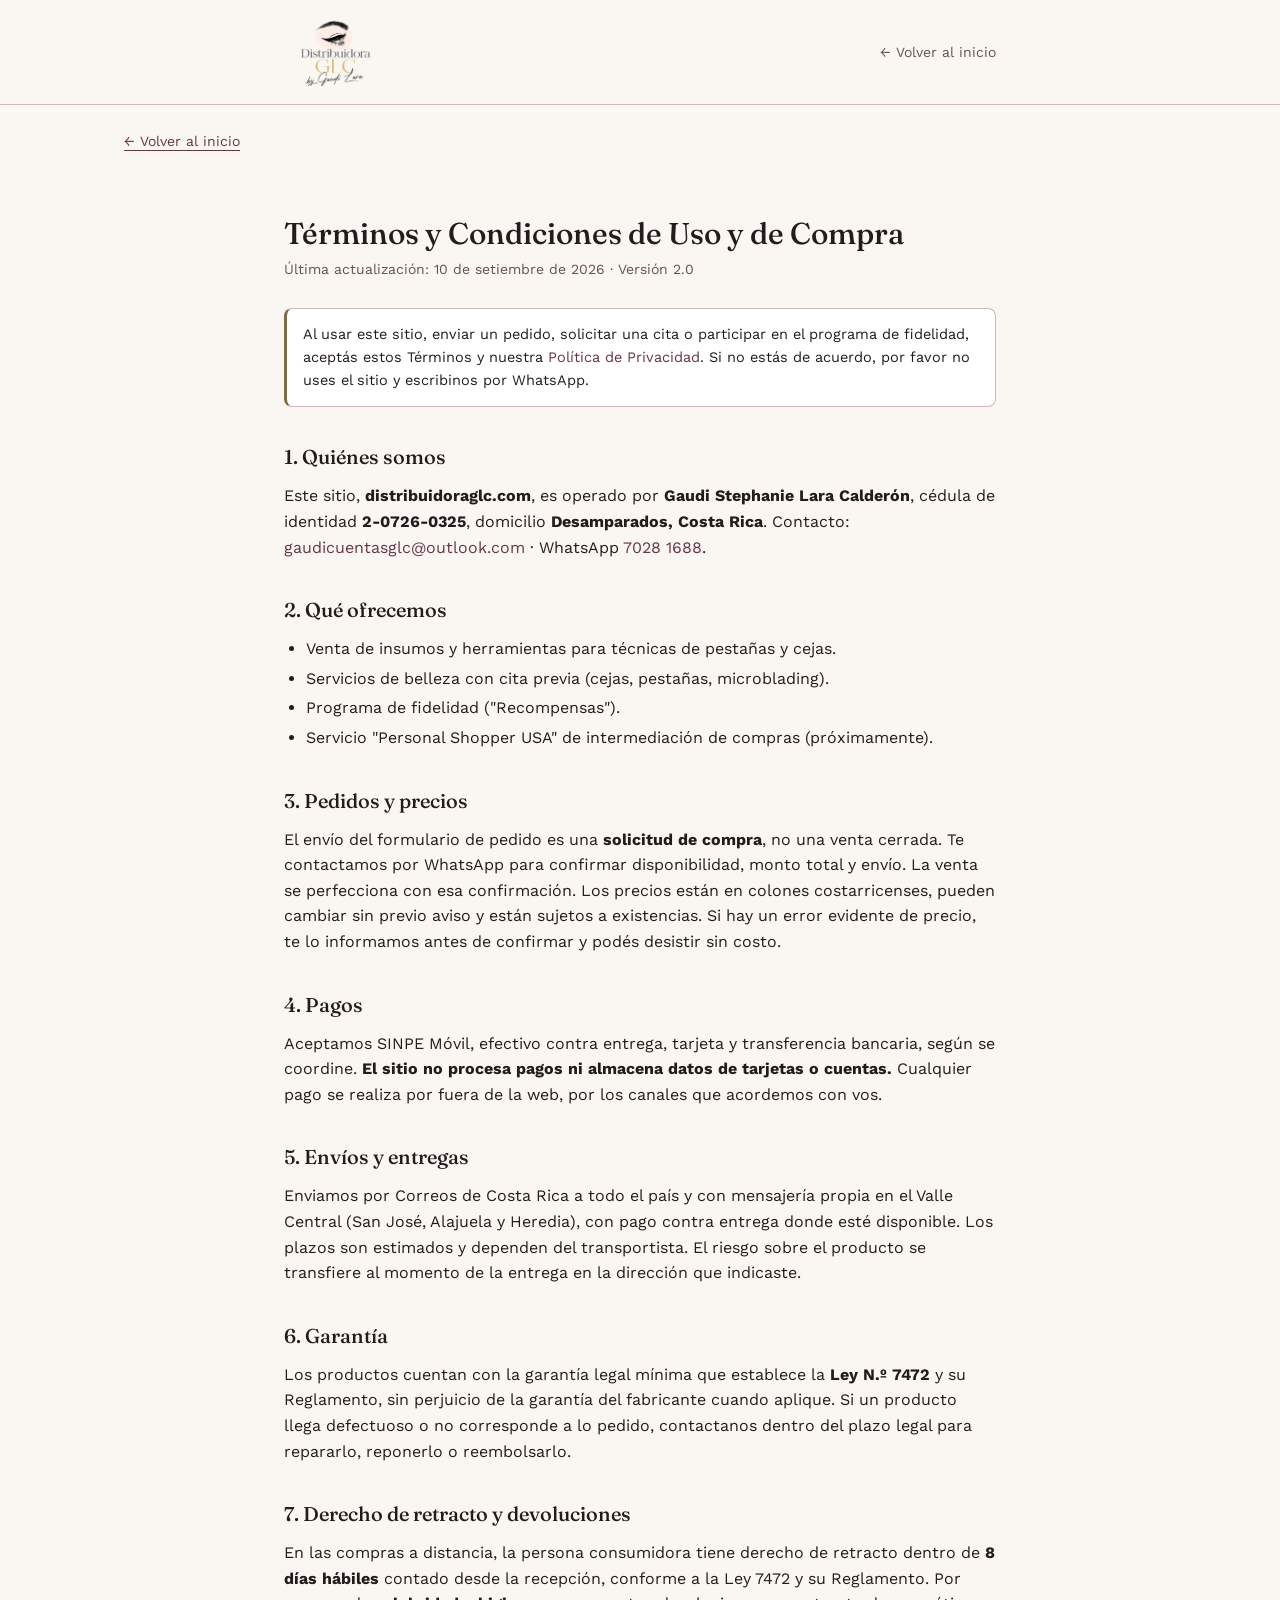
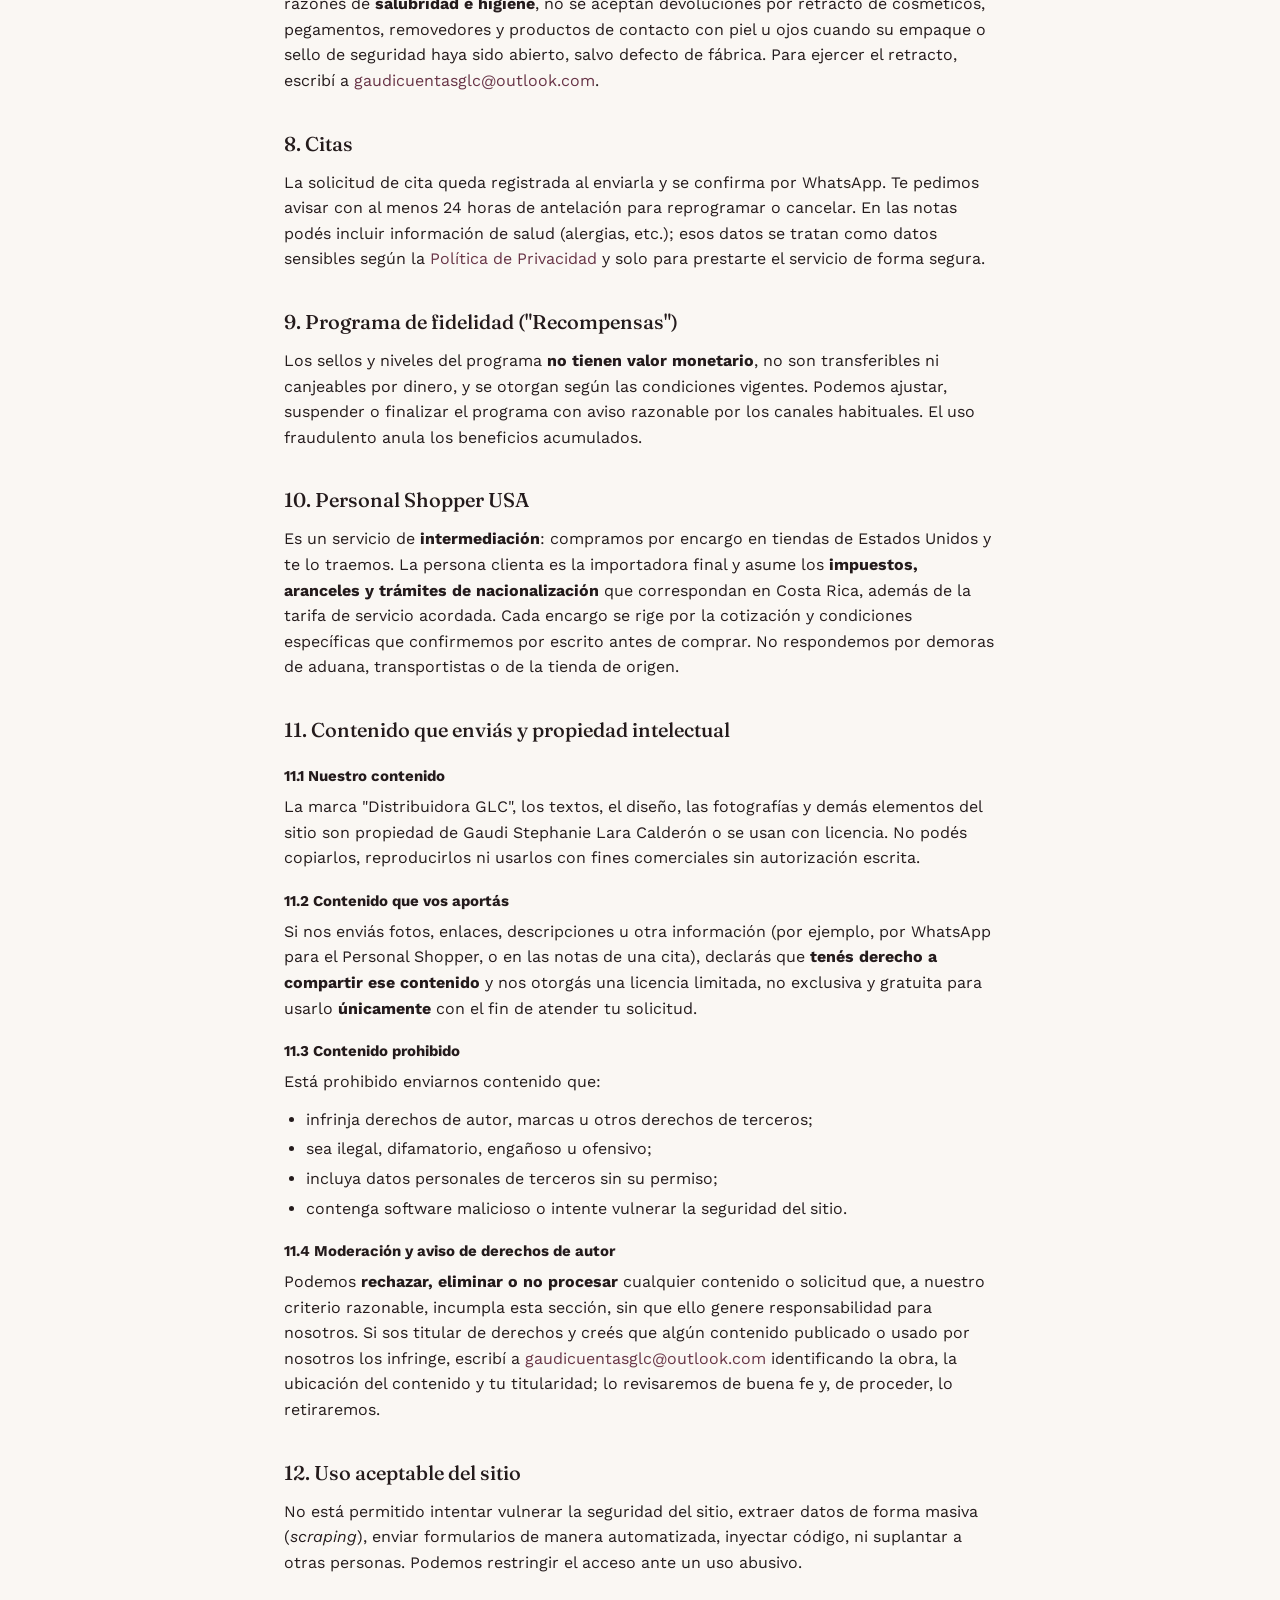
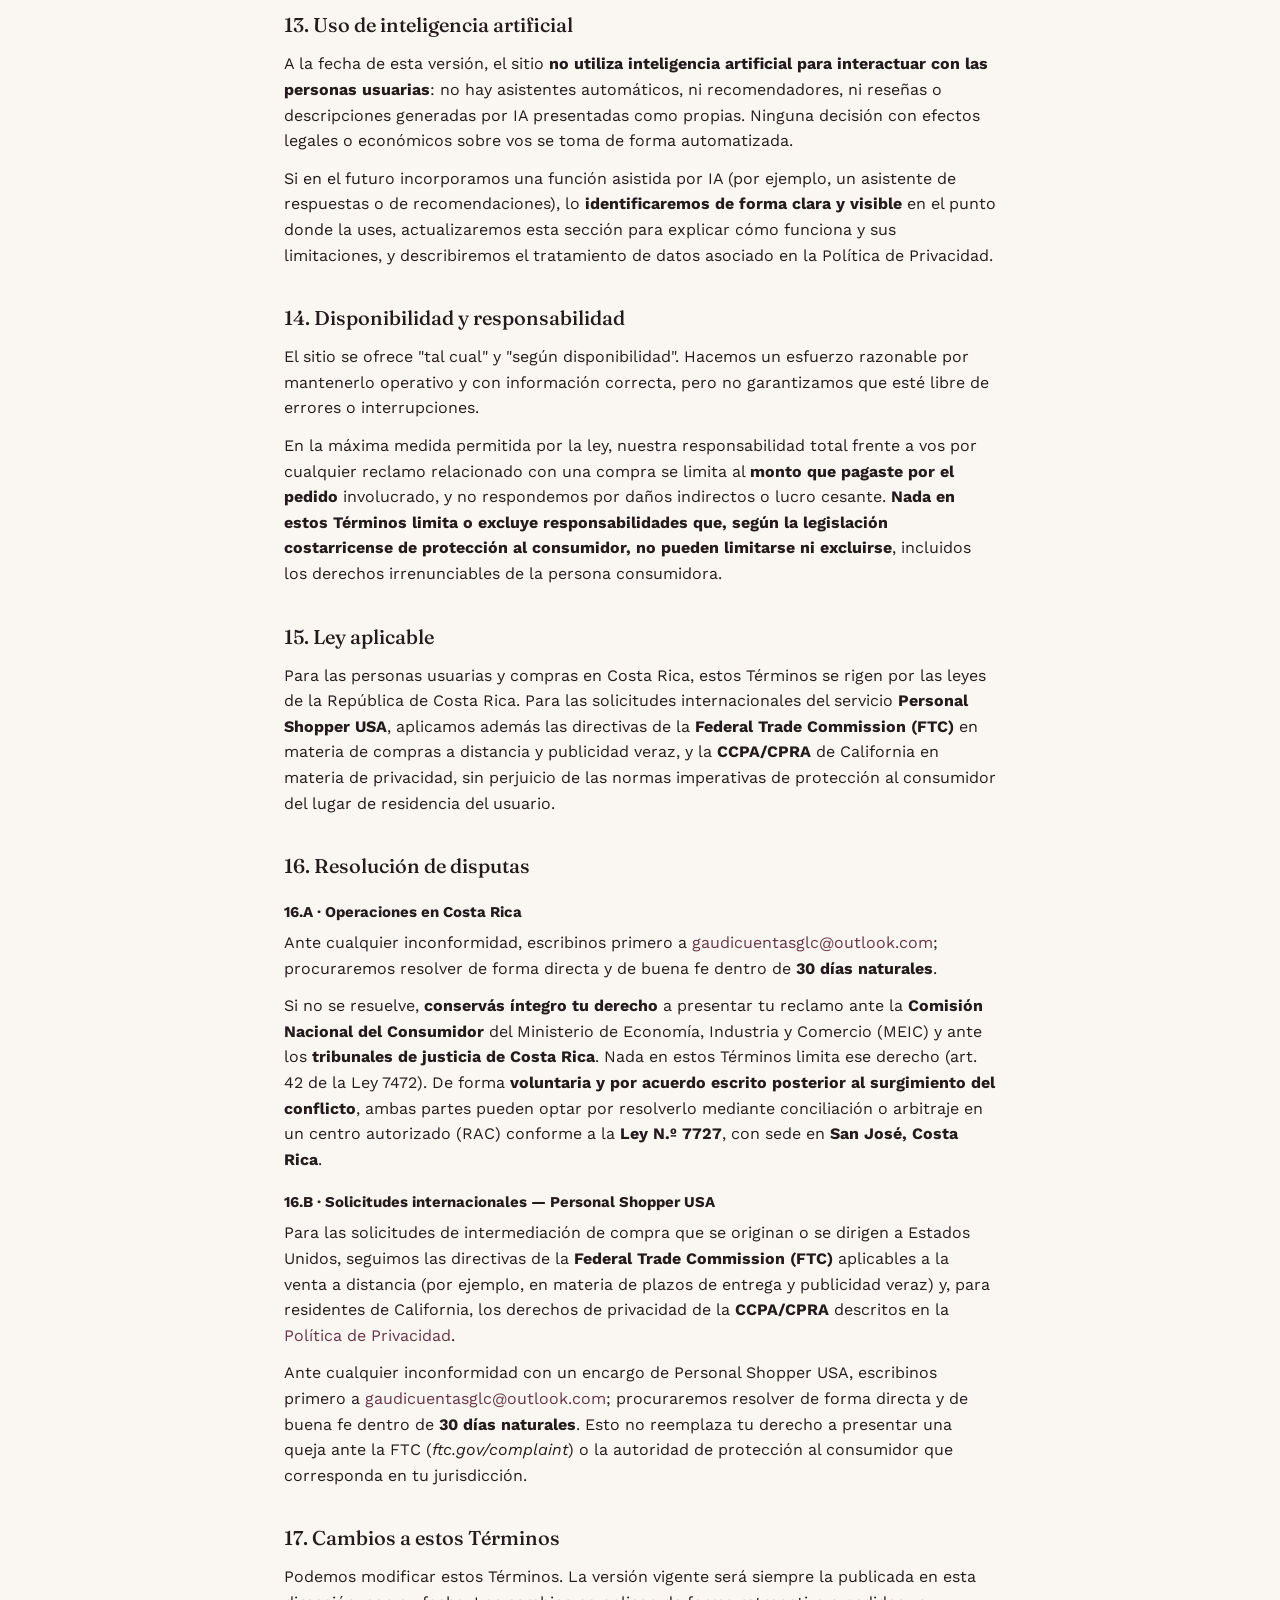
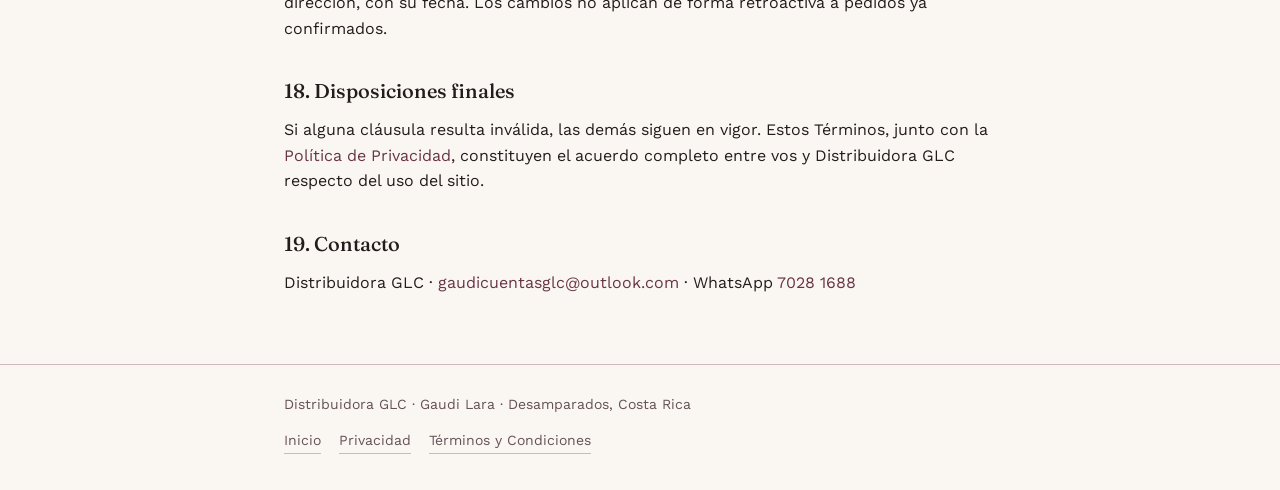
<file: terminos.html>
<!DOCTYPE html>
<html lang="es">
<head>
<meta charset="UTF-8">
<meta name="viewport" content="width=device-width, initial-scale=1.0">
<meta name="robots" content="index, follow">
<title>Términos y Condiciones — Distribuidora GLC</title>
<meta name="description" content="Términos y Condiciones de Distribuidora GLC: reglas de compra, envíos, pagos y uso del sitio.">
<link rel="canonical" href="https://distribuidoraglc.com/terminos.html">
<link rel="icon" href="/favicon.ico" sizes="any">
<link rel="icon" type="image/png" sizes="32x32" href="/img/favicon-32.png">
<link rel="apple-touch-icon" sizes="180x180" href="/img/favicon-180.png">
<link rel="preconnect" href="https://fonts.googleapis.com">
<link rel="preconnect" href="https://fonts.gstatic.com" crossorigin>
<link href="https://fonts.googleapis.com/css2?family=Fraunces:opsz,wght@9..144,400;9..144,500;9..144,600&family=Work+Sans:wght@400;500;600;700&family=Caveat:wght@500;600&display=swap" rel="stylesheet">
<style>
  :root {
    --paper: #f7f4ef;
    --ink: #2c2727;
    --ink-soft: #655e5c;
    --gold: #806b49;
    --berry: #653444;
    --line: #ded6d2;
    --card: #fff;
  }
  * { box-sizing: border-box; }
  body {
    margin: 0;
    background: var(--paper);
    color: var(--ink);
    font-family: 'Work Sans', sans-serif;
    font-size: 16px;
    line-height: 1.6;
    -webkit-font-smoothing: antialiased;
  }
  a { color: var(--berry); text-decoration: none; }
  a:hover { text-decoration: underline; }
  .wrap { max-width: 760px; margin: 0 auto; padding: 0 24px; }

  header.site { border-bottom: 1px solid var(--line); }
  .header-row {
    max-width: 760px; margin: 0 auto; padding: 18px 24px;
    display: flex; align-items: center; justify-content: space-between; gap: 16px;
  }
  .brand-lockup { display:inline-flex; align-items:center; flex:none; min-height:44px; }
  .brand-lockup img { display:block; width:96px; height:68px; object-fit:contain; }
  .brand-lockup:focus-visible { outline:3px solid #ad7446; outline-offset:4px; }
  .back-link { font-size: 14px; color: var(--ink-soft); }

  main { padding: 40px 0 56px; }
  h1 {
    font-family: 'Fraunces', serif; font-weight: 500; line-height: 1.15;
    font-size: 30px; margin: 0 0 6px;
  }
  .legal-updated { color: var(--ink-soft); font-size: 14px; margin: 0 0 28px; }
  h2 {
    font-family: 'Fraunces', serif; font-weight: 500; font-size: 20px;
    margin: 34px 0 10px;
  }
  h3 { font-size: 15px; font-weight: 700; margin: 18px 0 6px; }
  p { margin: 0 0 12px; }
  ul { margin: 0 0 12px; padding-left: 22px; }
  li { margin: 4px 0; }
  strong.caps { text-transform: uppercase; letter-spacing: 0.02em; font-size: 14.5px; }

  .legal-note {
    background: var(--card);
    border: 1px solid var(--line);
    border-left: 3px solid var(--gold);
    border-radius: 8px;
    padding: 14px 16px;
    font-size: 14.5px;
    margin: 0 0 28px;
  }
  .toc { font-size: 14.5px; margin: 0 0 28px; }
  .toc a { color: var(--ink-soft); }

  footer {
    border-top: 1px solid var(--line);
    padding: 28px 0 36px;
    font-size: 14px; color: var(--ink-soft);
  }
  .foot-row { display: flex; justify-content: space-between; flex-wrap: wrap; gap: 14px; }
  .foot-links { display: flex; gap: 18px; flex-wrap: wrap; }
  .foot-links a { color: var(--ink-soft); border-bottom: 1px solid var(--line); padding-bottom: 2px; }

  @media (max-width: 560px) { h1 { font-size: 25px; } }
.return-home { max-width:1080px; margin:0 auto; padding:14px 24px; font-size:14px; } .return-home a { display:inline-flex; align-items:center; min-height:44px; text-decoration:underline; text-underline-offset:4px; }
</style>
<link rel="stylesheet" href="glc-harmony.css?v=7"><script>if(window.parent!==window)document.documentElement.classList.add("embedded-view");</script><link rel="stylesheet" href="module-v9.css"><script src="module-v9.js" defer></script></head>
<body class="glc-harmony">

<header class="site">
  <div class="header-row">
    <a class="brand-lockup" href="index.html" aria-label="Distribuidora GLC by Gaudi Lara, inicio"><img src="img/editorial/glc-logo-transparent.png" alt="Distribuidora GLC by Gaudi Lara" width="800" height="570"></a>
    <a class="back-link" href="index.html">← Volver al inicio</a>
  </div>
</header>
<nav aria-label="Regreso a Inicio" class="return-home"><a href="index.html">&larr; Volver al inicio</a></nav>

<main>
  <div class="wrap">
    <h1>Términos y Condiciones de Uso y de Compra</h1>
    <p class="legal-updated">Última actualización: 10 de setiembre de 2026 · Versión 2.0</p>

    <div class="legal-note">
      Al usar este sitio, enviar un pedido, solicitar una cita o participar en el
      programa de fidelidad, aceptás estos Términos y nuestra
      <a href="privacidad.html">Política de Privacidad</a>. Si no estás de acuerdo,
      por favor no uses el sitio y escribinos por WhatsApp.
    </div>

    <h2>1. Quiénes somos</h2>
    <p>
      Este sitio, <strong>distribuidoraglc.com</strong>, es operado por
      <strong>Gaudi Stephanie Lara Calderón</strong>, cédula de identidad <strong>2-0726-0325</strong>,
      domicilio <strong>Desamparados, Costa Rica</strong>. Contacto:
      <a href="mailto:gaudicuentasglc@outlook.com">gaudicuentasglc@outlook.com</a> ·
      WhatsApp <a href="https://wa.me/50670281688" target="_blank" rel="noopener">7028 1688</a>.
    </p>

    <h2>2. Qué ofrecemos</h2>
    <ul>
      <li>Venta de insumos y herramientas para técnicas de pestañas y cejas.</li>
      <li>Servicios de belleza con cita previa (cejas, pestañas, microblading).</li>
      <li>Programa de fidelidad ("Recompensas").</li>
      <li>Servicio "Personal Shopper USA" de intermediación de compras (próximamente).</li>
    </ul>

    <h2>3. Pedidos y precios</h2>
    <p>
      El envío del formulario de pedido es una <strong>solicitud de compra</strong>,
      no una venta cerrada. Te contactamos por WhatsApp para confirmar
      disponibilidad, monto total y envío. La venta se perfecciona con esa
      confirmación. Los precios están en colones costarricenses, pueden cambiar
      sin previo aviso y están sujetos a existencias. Si hay un error evidente de
      precio, te lo informamos antes de confirmar y podés desistir sin costo.
    </p>

    <h2>4. Pagos</h2>
    <p>
      Aceptamos SINPE Móvil, efectivo contra entrega, tarjeta y transferencia
      bancaria, según se coordine. <strong>El sitio no procesa pagos ni almacena
      datos de tarjetas o cuentas.</strong> Cualquier pago se realiza por fuera de
      la web, por los canales que acordemos con vos.
    </p>

    <h2>5. Envíos y entregas</h2>
    <p>
      Enviamos por Correos de Costa Rica a todo el país y con mensajería propia en
      el Valle Central (San José, Alajuela y Heredia), con pago contra entrega
      donde esté disponible. Los plazos son estimados y dependen del transportista.
      El riesgo sobre el producto se transfiere al momento de la entrega en la
      dirección que indicaste.
    </p>

    <h2>6. Garantía</h2>
    <p>
      Los productos cuentan con la garantía legal mínima que establece la
      <strong>Ley N.º 7472</strong> y su Reglamento, sin perjuicio de la garantía
      del fabricante cuando aplique. Si un producto llega defectuoso o no
      corresponde a lo pedido, contactanos dentro del plazo legal para repararlo,
      reponerlo o reembolsarlo.
    </p>

    <h2>7. Derecho de retracto y devoluciones</h2>
    <p>
      En las compras a distancia, la persona consumidora tiene derecho de retracto
      dentro de <strong>8 días hábiles</strong> contado desde la recepción,
      conforme a la Ley 7472 y su Reglamento. Por razones de <strong>salubridad e
      higiene</strong>, no se aceptan devoluciones por retracto de cosméticos,
      pegamentos, removedores y productos de contacto con piel u ojos cuando su
      empaque o sello de seguridad haya sido abierto, salvo defecto de fábrica.
      Para ejercer el retracto, escribí a <a href="mailto:gaudicuentasglc@outlook.com">gaudicuentasglc@outlook.com</a>.
    </p>

    <h2>8. Citas</h2>
    <p>
      La solicitud de cita queda registrada al enviarla y se confirma por WhatsApp.
      Te pedimos avisar con al menos 24 horas de antelación para reprogramar o
      cancelar. En las notas podés incluir información de salud (alergias, etc.);
      esos datos se tratan como datos sensibles según la
      <a href="privacidad.html">Política de Privacidad</a> y solo para prestarte
      el servicio de forma segura.
    </p>

    <h2>9. Programa de fidelidad ("Recompensas")</h2>
    <p>
      Los sellos y niveles del programa <strong>no tienen valor monetario</strong>,
      no son transferibles ni canjeables por dinero, y se otorgan según las
      condiciones vigentes. Podemos ajustar, suspender o finalizar el programa con
      aviso razonable por los canales habituales. El uso fraudulento anula los
      beneficios acumulados.
    </p>

    <h2>10. Personal Shopper USA</h2>
    <p>
      Es un servicio de <strong>intermediación</strong>: compramos por encargo en
      tiendas de Estados Unidos y te lo traemos. La persona clienta es la
      importadora final y asume los <strong>impuestos, aranceles y trámites de
      nacionalización</strong> que correspondan en Costa Rica, además de la tarifa
      de servicio acordada. Cada encargo se rige por la cotización y condiciones
      específicas que confirmemos por escrito antes de comprar. No respondemos por
      demoras de aduana, transportistas o de la tienda de origen.
    </p>

    <h2>11. Contenido que enviás y propiedad intelectual</h2>
    <h3>11.1 Nuestro contenido</h3>
    <p>
      La marca "Distribuidora GLC", los textos, el diseño, las fotografías y demás
      elementos del sitio son propiedad de Gaudi Stephanie Lara Calderón o se usan con licencia.
      No podés copiarlos, reproducirlos ni usarlos con fines comerciales sin
      autorización escrita.
    </p>
    <h3>11.2 Contenido que vos aportás</h3>
    <p>
      Si nos enviás fotos, enlaces, descripciones u otra información (por ejemplo,
      por WhatsApp para el Personal Shopper, o en las notas de una cita), declarás
      que <strong>tenés derecho a compartir ese contenido</strong> y nos otorgás
      una licencia limitada, no exclusiva y gratuita para usarlo
      <strong>únicamente</strong> con el fin de atender tu solicitud.
    </p>
    <h3>11.3 Contenido prohibido</h3>
    <p>Está prohibido enviarnos contenido que:</p>
    <ul>
      <li>infrinja derechos de autor, marcas u otros derechos de terceros;</li>
      <li>sea ilegal, difamatorio, engañoso u ofensivo;</li>
      <li>incluya datos personales de terceros sin su permiso;</li>
      <li>contenga software malicioso o intente vulnerar la seguridad del sitio.</li>
    </ul>
    <h3>11.4 Moderación y aviso de derechos de autor</h3>
    <p>
      Podemos <strong>rechazar, eliminar o no procesar</strong> cualquier contenido
      o solicitud que, a nuestro criterio razonable, incumpla esta sección, sin que
      ello genere responsabilidad para nosotros. Si sos titular de derechos y creés
      que algún contenido publicado o usado por nosotros los infringe, escribí a
      <a href="mailto:gaudicuentasglc@outlook.com">gaudicuentasglc@outlook.com</a> identificando la obra, la
      ubicación del contenido y tu titularidad; lo revisaremos de buena fe y, de
      proceder, lo retiraremos.
    </p>

    <h2>12. Uso aceptable del sitio</h2>
    <p>
      No está permitido intentar vulnerar la seguridad del sitio, extraer datos de
      forma masiva (<em>scraping</em>), enviar formularios de manera automatizada,
      inyectar código, ni suplantar a otras personas. Podemos restringir el acceso
      ante un uso abusivo.
    </p>

    <h2>13. Uso de inteligencia artificial</h2>
    <p>
      A la fecha de esta versión, el sitio <strong>no utiliza inteligencia
      artificial para interactuar con las personas usuarias</strong>: no hay
      asistentes automáticos, ni recomendadores, ni reseñas o descripciones
      generadas por IA presentadas como propias. Ninguna decisión con efectos
      legales o económicos sobre vos se toma de forma automatizada.
    </p>
    <p>
      Si en el futuro incorporamos una función asistida por IA (por ejemplo, un
      asistente de respuestas o de recomendaciones), lo <strong>identificaremos de
      forma clara y visible</strong> en el punto donde la uses, actualizaremos esta
      sección para explicar cómo funciona y sus limitaciones, y describiremos el
      tratamiento de datos asociado en la Política de Privacidad.
    </p>

    <h2>14. Disponibilidad y responsabilidad</h2>
    <p>
      El sitio se ofrece "tal cual" y "según disponibilidad". Hacemos un esfuerzo
      razonable por mantenerlo operativo y con información correcta, pero no
      garantizamos que esté libre de errores o interrupciones.
    </p>
    <p>
      En la máxima medida permitida por la ley, nuestra responsabilidad total
      frente a vos por cualquier reclamo relacionado con una compra se limita al
      <strong>monto que pagaste por el pedido</strong> involucrado, y no
      respondemos por daños indirectos o lucro cesante.
      <strong>Nada en estos Términos limita o excluye responsabilidades que, según
      la legislación costarricense de protección al consumidor, no pueden limitarse
      ni excluirse</strong>, incluidos los derechos irrenunciables de la persona
      consumidora.
    </p>

    <h2>15. Ley aplicable</h2>
    <p>
      Para las personas usuarias y compras en Costa Rica, estos Términos se rigen
      por las leyes de la República de Costa Rica. Para las solicitudes
      internacionales del servicio <strong>Personal Shopper USA</strong>, aplicamos
      además las directivas de la <strong>Federal Trade Commission (FTC)</strong> en
      materia de compras a distancia y publicidad veraz, y la
      <strong>CCPA/CPRA</strong> de California en materia de privacidad, sin
      perjuicio de las normas imperativas de protección al consumidor del lugar de
      residencia del usuario.
    </p>

    <h2>16. Resolución de disputas</h2>

    <h3>16.A · Operaciones en Costa Rica</h3>
    <p>
      Ante cualquier inconformidad, escribinos primero a
      <a href="mailto:gaudicuentasglc@outlook.com">gaudicuentasglc@outlook.com</a>; procuraremos resolver de
      forma directa y de buena fe dentro de <strong>30 días naturales</strong>.
    </p>
    <p>
      Si no se resuelve, <strong>conservás íntegro tu derecho</strong> a presentar
      tu reclamo ante la <strong>Comisión Nacional del Consumidor</strong> del
      Ministerio de Economía, Industria y Comercio (MEIC) y ante los
      <strong>tribunales de justicia de Costa Rica</strong>. Nada en estos Términos
      limita ese derecho (art. 42 de la Ley 7472). De forma
      <strong>voluntaria y por acuerdo escrito posterior al surgimiento del
      conflicto</strong>, ambas partes pueden optar por resolverlo mediante
      conciliación o arbitraje en un centro autorizado (RAC) conforme a la
      <strong>Ley N.º 7727</strong>, con sede en <strong>San José, Costa Rica</strong>.
    </p>

    <h3>16.B · Solicitudes internacionales — Personal Shopper USA</h3>
    <p>
      Para las solicitudes de intermediación de compra que se originan o se
      dirigen a Estados Unidos, seguimos las directivas de la
      <strong>Federal Trade Commission (FTC)</strong> aplicables a la venta a
      distancia (por ejemplo, en materia de plazos de entrega y publicidad veraz)
      y, para residentes de California, los derechos de privacidad de la
      <strong>CCPA/CPRA</strong> descritos en la
      <a href="privacidad.html">Política de Privacidad</a>.
    </p>
    <p>
      Ante cualquier inconformidad con un encargo de Personal Shopper USA,
      escribinos primero a
      <a href="mailto:gaudicuentasglc@outlook.com">gaudicuentasglc@outlook.com</a>;
      procuraremos resolver de forma directa y de buena fe dentro de
      <strong>30 días naturales</strong>. Esto no reemplaza tu derecho a presentar
      una queja ante la FTC (<em>ftc.gov/complaint</em>) o la autoridad de
      protección al consumidor que corresponda en tu jurisdicción.
    </p>

    <h2>17. Cambios a estos Términos</h2>
    <p>
      Podemos modificar estos Términos. La versión vigente será siempre la
      publicada en esta dirección, con su fecha. Los cambios no aplican de forma
      retroactiva a pedidos ya confirmados.
    </p>

    <h2>18. Disposiciones finales</h2>
    <p>
      Si alguna cláusula resulta inválida, las demás siguen en vigor. Estos
      Términos, junto con la <a href="privacidad.html">Política de Privacidad</a>,
      constituyen el acuerdo completo entre vos y Distribuidora GLC respecto del
      uso del sitio.
    </p>

    <h2>19. Contacto</h2>
    <p>
      Distribuidora GLC · <a href="mailto:gaudicuentasglc@outlook.com">gaudicuentasglc@outlook.com</a> ·
      WhatsApp <a href="https://wa.me/50670281688" target="_blank" rel="noopener">7028 1688</a>
    </p>
  </div>
</main>

<footer>
  <div class="wrap">
    <div class="foot-row">
      <span>Distribuidora GLC · Gaudi Lara · Desamparados, Costa Rica</span>
      <span class="foot-links">
        <a href="index.html">Inicio</a>
        <a href="privacidad.html">Privacidad</a>
        <a href="terminos.html">Términos y Condiciones</a>
      </span>
    </div>
  </div>
</footer>

<script src="glc-harmony.js?v=7"></script></body>
</html>
</file>
<file: assets/fonts/fonts.css>
/* Self-hosted Google Fonts, SIL OFL. See FONT-SOURCES.md. */
@font-face {
  font-family: 'Fraunces';
  font-style: italic;
  font-weight: 400;
  font-display: swap;
  src: url(glc-0.ttf) format('truetype');
}
@font-face {
  font-family: 'Fraunces';
  font-style: normal;
  font-weight: 400;
  font-display: swap;
  src: url(glc-1.ttf) format('truetype');
}
@font-face {
  font-family: 'Fraunces';
  font-style: normal;
  font-weight: 500;
  font-display: swap;
  src: url(glc-2.ttf) format('truetype');
}
@font-face {
  font-family: 'Work Sans';
  font-style: normal;
  font-weight: 400;
  font-display: swap;
  src: url(glc-3.ttf) format('truetype');
}
@font-face {
  font-family: 'Work Sans';
  font-style: normal;
  font-weight: 500;
  font-display: swap;
  src: url(glc-4.ttf) format('truetype');
}
@font-face {
  font-family: 'Work Sans';
  font-style: normal;
  font-weight: 600;
  font-display: swap;
  src: url(glc-5.ttf) format('truetype');
}
</file>
<file: v8.css>
:root{--wine:#481c2e;--burgundy:#71354b;--rose:#edb7c7;--ivory:#faf6f1;--paper:#fffcf8;--ink:#292125;--muted:#6b565f;--line:#dfd0d0;--gold:#dac4a0;--ease:cubic-bezier(.16,1,.3,1)}
*{box-sizing:border-box}html{scroll-behavior:smooth;scroll-padding-top:100px;scrollbar-color:var(--burgundy) var(--ivory)}body{margin:0;background:var(--ivory);color:var(--ink);font:400 15px/1.5 'Work Sans',sans-serif}::selection{background:var(--rose);color:var(--wine)}a{color:inherit;text-decoration:none}button{font:inherit;cursor:pointer}img{display:block;max-width:100%}button,a{-webkit-tap-highlight-color:transparent}button:focus-visible,a:focus-visible{outline:2px solid var(--burgundy);outline-offset:5px}.hero a:focus-visible,.hero button:focus-visible{outline-color:var(--gold)}[hidden]{display:none!important}.wrap{width:min(1280px,calc(100% - 96px));margin-inline:auto}.icon{width:20px;height:20px;fill:currentColor;flex:none}.arrow{width:23px;height:23px;flex:none}.skip{position:fixed;top:10px;left:16px;z-index:99;background:var(--ivory);color:var(--wine);padding:12px;transform:translateY(-150%)}.skip:focus{transform:none}
.site-header{display:flex;align-items:center;gap:24px;height:94px}.brand{width:112px;flex:none}.brand img{width:112px;height:80px;object-fit:contain}.header-note{font-size:11px;line-height:1.6;color:var(--wine);border-left:1px solid var(--line);padding-left:24px}.header-note span{color:var(--muted)}.header-nav{display:flex;align-items:center;gap:32px;margin-left:auto;font-size:13px;font-weight:500}.header-nav>a{min-height:44px;display:flex;align-items:center;gap:10px}.header-nav>a:not(.header-contact){text-decoration:underline;text-decoration-color:transparent;text-underline-offset:6px}.header-nav>a:hover{text-decoration-color:currentColor}.header-contact{border:1px solid var(--line);border-radius:50px;padding:0 18px}.header-contact .arrow{width:17px}
.hero{position:relative;isolation:isolate;background:var(--wine);color:var(--ivory);border-radius:0 0 30px 30px;overflow:hidden}.hero-light{position:absolute;inset:-50% -20%;z-index:-1;pointer-events:none;background:radial-gradient(ellipse at 72% 65%,#a54a693e 0,transparent 53%)}.hero-inner{display:grid;grid-template-columns:1.1fr 1fr;gap:66px;align-items:center;padding-block:48px 70px;min-height:482px}.hero-copy{position:relative;z-index:2}.hero h1{font-family:'Fraunces',serif;font-size:clamp(58px,5.7vw,82px);font-weight:400;line-height:1.03;letter-spacing:-.04em;margin:0 0 24px}.title-line{display:block;white-space:nowrap}.title-line [data-word]{display:inline-block}.accent{font-style:italic;color:var(--rose)}.hero-description{max-width:39ch;font-size:15px;line-height:1.75;color:#e6ccd5;margin:0 0 26px}.hero-actions{display:flex;align-items:center;gap:24px}.button{display:inline-flex;align-items:center;justify-content:center;gap:24px;min-height:50px;border-radius:50px;padding:12px 24px;font-size:13px;font-weight:600}.button-ivory{background:var(--ivory);color:var(--wine)}.text-link{display:inline-flex;align-items:center;gap:10px;min-height:44px;font-size:12px}.text-link .arrow{width:18px}.text-link:hover{text-decoration:underline;text-underline-offset:5px}
.photo-composition{position:relative;min-width:0;perspective:1000px;padding:0 8px 0 0}.photo-backing{position:absolute;inset:6px 16px 41px 4px;background:#a95f76;border-radius:17px;transform:rotate(-4deg)}.photo-stage{position:relative;isolation:isolate;margin:0;aspect-ratio:1.5;border-radius:16px;overflow:hidden;transform:rotate(2deg);background:#3b1725;box-shadow:0 22px 42px -18px #190a15a6}.photo-parallax{position:absolute;inset:-12px;transform:translate3d(0,var(--parallax,0px),0)}.photo-stage img{width:100%;height:100%;object-fit:cover;object-position:center 54%}.photo-stage figcaption{position:absolute;left:16px;right:16px;bottom:16px;display:flex;justify-content:space-between;gap:12px;align-items:center;color:var(--ivory);font-size:11px}.photo-stage figcaption>span:first-child{background:#2c2029;padding:9px 13px;border-radius:30px}.photo-count{background:#2c2029;padding:9px 12px;border-radius:30px;font-variant-numeric:tabular-nums}.photo-controls{display:flex;gap:16px;align-items:center;margin:22px 0 0 12px;position:relative}.photo-choice,.motion-switch{border:0;background:none;color:#e6ccd5;min-height:44px;padding:0;font-size:11px}.photo-choice{display:flex;align-items:center;gap:7px}.photo-choice::before{content:'';width:5px;height:5px;border:1px solid currentColor;border-radius:50%}.photo-choice[aria-pressed=true]{color:var(--ivory)}.photo-choice[aria-pressed=true]::before{background:var(--rose);border-color:var(--rose)}.motion-switch{margin-left:auto;display:flex;align-items:center;gap:6px}.motion-switch .icon{height:14px;width:14px}.motion-switch:hover{text-decoration:underline;text-underline-offset:4px}
.dock-shell{position:sticky;top:12px;z-index:10;margin:-28px auto 0;display:flex;justify-content:center;pointer-events:none;padding-inline:24px}.dock{display:flex;align-items:center;justify-content:center;gap:2px;border-radius:50px;background:var(--paper);padding:6px;box-shadow:0 12px 30px -16px #36142566;pointer-events:auto}.dock a{display:flex;align-items:center;justify-content:center;gap:8px;min-height:44px;padding:0 20px;font-size:12px;font-weight:500;border-radius:30px;position:relative}.dock a:first-child{background:var(--wine);color:var(--ivory)}.dock a:not(:first-child):hover,.dock a:not(:first-child):focus-visible{background:#f2e4e6}.dock .icon{height:17px;width:17px}
.services{padding-block:34px 28px}.section-heading{display:flex;justify-content:space-between;align-items:baseline;gap:24px;margin-bottom:20px}.section-heading h2{font:400 clamp(25px,2.4vw,34px)/1.15 'Fraunces',serif;letter-spacing:-.03em;margin:0;color:var(--wine)}.section-heading h2 span{color:var(--burgundy)}.section-heading p{margin:0;color:var(--muted);font-size:12px}.service-grid{display:grid;grid-template-columns:repeat(3,minmax(0,1fr));gap:14px}.service-card{position:relative;display:grid;grid-template-columns:38% minmax(0,1fr);min-height:150px;border-radius:12px;background:#f0e6e4;isolation:isolate;perspective:1000px}.service-card::after{content:'';position:absolute;inset:0;z-index:-1;border-radius:inherit;box-shadow:0 16px 28px -17px #481c2e66;opacity:0;transition:opacity .25s}.service-photo{border-radius:12px 0 0 12px;overflow:hidden;min-width:0;background:#eee8e5}.service-photo img{width:100%;height:100%;max-height:150px;object-fit:cover}.service-photo.contain{background:#fff}.service-photo.contain img{object-fit:contain;padding:5px}.service-copy{padding:20px 18px 15px;position:relative;display:flex;flex-direction:column;align-items:flex-start}.service-copy h3{font:400 24px/1.08 'Fraunces',serif;letter-spacing:-.025em;color:var(--wine);margin:0 0 8px}.service-copy p{font-size:11px;line-height:1.5;color:var(--muted);margin:0;padding-right:5px;max-width:27ch}.service-arrow{display:flex;align-self:flex-end;margin-top:auto;color:var(--burgundy)}.service-arrow .arrow{width:19px;height:19px}.service-card:focus-visible{outline-offset:4px}
.site-footer{padding-top:0;padding-bottom:20px}.footer-main{display:flex;justify-content:space-between;align-items:center;gap:24px;padding:18px 0;border-top:1px solid var(--line)}.footer-identity{font:400 19px/1.4 'Fraunces',serif;margin:0;color:var(--wine)}.footer-identity span{display:inline-block;font:400 11px 'Work Sans',sans-serif;margin-left:8px;color:var(--muted)}.social-links{display:flex;gap:20px}.social-links a{display:flex;align-items:center;gap:7px;min-height:44px;font-size:11px;color:var(--wine)}.social-links a:hover span{text-decoration:underline;text-underline-offset:4px}.social-links .icon{width:17px;height:17px}.footer-bottom{border-top:1px solid var(--line);padding-top:14px;display:flex;justify-content:space-between;align-items:center;gap:20px;font-size:10px;color:var(--muted)}.footer-bottom p{margin:0}.footer-bottom nav{display:flex;gap:20px}.footer-bottom a{text-decoration:underline;text-underline-offset:3px}
@media(prefers-reduced-motion:no-preference){html:not(.motion-reduced) .button,html:not(.motion-reduced) .service-card,html:not(.motion-reduced) .service-arrow,html:not(.motion-reduced) .photo-stage,html:not(.motion-reduced) .service-photo img{transition:transform .6s var(--ease)}html:not(.motion-reduced) .button:hover{transform:translateY(-3px)}html:not(.motion-reduced) .button:active{transform:scale(.97)}html:not(.motion-reduced) .service-card:hover{transform:translateY(-4px)}html:not(.motion-reduced) .service-card:hover::after{opacity:1}html:not(.motion-reduced) .service-card:hover .service-arrow{transform:translateX(4px)}html:not(.motion-reduced) .service-card:hover .service-photo:not(.contain) img{transform:scale(1.04)}}
.motion-reduced{scroll-behavior:auto}.motion-reduced .photo-parallax{transform:none}.motion-reduced .service-card::after{transition:opacity .15s}
@media(max-width:1100px){.wrap{width:calc(100% - 56px)}.hero-inner{gap:40px;min-height:440px;padding-block:38px 64px}.hero h1{font-size:clamp(56px,6.2vw,70px)}.hero-actions{gap:12px;align-items:flex-start;flex-direction:column}.hero-description{font-size:14px;margin-bottom:18px}.text-link{min-height:28px}.photo-composition{padding:0}.photo-stage{aspect-ratio:1.18}.photo-controls{gap:12px;margin-left:0}.motion-switch span{font-size:10px}.dock a{padding-inline:16px}.service-copy{padding:16px 12px 12px}.service-copy h3{font-size:22px}.service-card{grid-template-columns:36% minmax(0,1fr)}.header-nav{gap:22px}}
@media(max-width:850px){.header-note{display:none}.hero-inner{gap:26px}.hero h1{font-size:clamp(46px,6.4vw,56px)}.hero-description{font-size:13px}.photo-controls{gap:12px;flex-wrap:wrap;margin-top:14px}.motion-switch{margin-left:0}.photo-stage{aspect-ratio:1.05}.photo-stage figcaption{left:10px;right:10px;bottom:10px;font-size:9px}.photo-stage figcaption>span:first-child{padding:8px}.photo-count{padding:8px}.dock a{padding:0 12px;font-size:11px}.service-grid{grid-template-columns:repeat(2,minmax(0,1fr))}.section-heading p{max-width:17ch;text-align:right}.footer-main{gap:12px}.social-links{gap:16px}.social-links span{display:none}.footer-identity span{display:block;margin:3px 0 0}.footer-bottom{font-size:9px;gap:12px}}
@media(max-width:600px){html{scroll-padding-top:24px}.wrap{width:calc(100% - 36px)}.site-header{height:78px;gap:14px}.brand,.brand img{width:89px}.brand img{height:65px}.header-nav{gap:16px;font-size:11px}.header-nav>a:nth-child(2){display:none}.header-contact{padding:0 12px}.header-contact .arrow{display:none}.header-contact .icon{width:17px;height:17px}.hero{border-radius:0 0 22px 22px}.hero-inner{grid-template-columns:1fr;gap:26px;padding:28px 0 44px;min-height:0}.hero h1{font-size:clamp(43px,12.6vw,66px);line-height:1.02;margin-bottom:18px}.hero-description{font-size:12px;line-height:1.6;max-width:37ch;margin-bottom:19px}.hero-actions{flex-direction:row;align-items:center;gap:18px}.button{font-size:12px;min-height:46px;padding:11px 18px;gap:16px}.text-link{font-size:10px;max-width:14ch;line-height:1.4;gap:5px}.photo-composition{margin:0 5px}.photo-stage{aspect-ratio:1.82}.photo-backing{inset:3px 10px 46px 4px;transform:rotate(-3deg)}.photo-stage figcaption{font-size:9px}.photo-controls{flex-wrap:nowrap;gap:14px;margin:10px 0 0}.photo-choice{font-size:10px;min-height:34px}.motion-switch{margin-left:auto;min-height:34px}.motion-switch span{font-size:9px}.motion-switch .icon{width:12px;height:12px}.dock-shell{position:relative;top:auto;margin-top:-23px;padding-inline:18px}.dock{width:100%;justify-content:space-between;padding:4px}.dock a{font-size:10px;padding:0 12px;min-height:40px}.dock a:nth-child(2),.dock a:nth-child(3),.dock a:nth-child(5){display:none}.dock .icon{width:15px;height:15px}.services{padding-top:28px;padding-bottom:24px}.section-heading{display:block;margin-bottom:17px}.section-heading h2{font-size:28px;max-width:17ch;line-height:1.1}.section-heading p{max-width:none;text-align:left;font-size:11px;margin-top:7px}.service-grid{gap:12px}.service-card{display:flex;flex-direction:column;min-height:0;overflow:visible}.service-photo{height:112px;border-radius:12px 12px 0 0}.service-photo img{max-height:none}.service-copy{flex:1;padding:12px 12px 10px;min-height:108px}.service-copy h3{font-size:21px;line-height:1.1;max-width:12ch;margin-bottom:6px}.service-copy p{font-size:10px;line-height:1.4;max-width:25ch;padding:0}.service-arrow{position:absolute;right:10px;bottom:8px}.service-copy{padding-bottom:30px}.service-arrow .arrow{width:16px;height:16px}.footer-main{flex-direction:column;align-items:flex-start;gap:10px;padding:17px 0 10px}.footer-identity{font-size:18px}.footer-identity span{display:inline;font-size:10px;margin-left:5px}.social-links{width:100%;justify-content:space-between;gap:8px}.social-links a{gap:5px;font-size:10px}.social-links span{display:inline}.social-links .icon{width:15px;height:15px}.footer-bottom{flex-wrap:wrap;gap:4px 16px;padding-top:12px;font-size:9px}.footer-bottom>p:first-child{width:100%}.footer-bottom nav{gap:14px}.footer-bottom>p:last-child{margin-left:auto}.site-footer{padding-bottom:18px}}
@media(min-width:1101px){.photo-stage{aspect-ratio:1.72}.hero-inner{padding-block:38px 60px}.photo-controls{margin-top:16px}}
@media(max-width:600px){.service-grid{grid-auto-rows:1fr}.service-photo{height:104px;flex:none}.service-copy{min-height:81px;padding:12px 12px 20px}.service-copy p{display:none}.service-copy h3{padding-right:4px;margin-bottom:0}.service-arrow{right:9px;bottom:7px}.hero-inner{gap:20px;padding-top:24px}.hero h1{margin-bottom:16px}}
.service-copy p{font-size:12px}.footer-bottom{font-size:11px}.footer-bottom a{display:inline-flex;align-items:center;min-height:28px}.photo-stage figcaption{font-size:11px}.photo-choice,.motion-switch{font-size:12px}.motion-switch span{font-size:11px}.photo-choice{min-height:44px}.header-note{font-size:12px}
@media(max-width:850px){.motion-switch{width:44px;min-height:44px;justify-content:center;margin-left:auto}.motion-switch span{display:none}.motion-switch .icon{width:16px;height:16px}.photo-stage figcaption{font-size:11px}.dock a{font-size:12px;padding-inline:10px}.footer-bottom{font-size:11px;flex-wrap:wrap}}
@media(max-width:600px){.hero-description{font-size:14px;max-width:34ch}.text-link{font-size:12px;max-width:none;min-height:44px}.hero-actions{gap:15px}.photo-choice{font-size:12px}.photo-stage figcaption{font-size:11px}.dock a{font-size:11px}.header-nav{font-size:12px}.social-links a{font-size:11px}.footer-bottom{font-size:11px;gap:0 12px}.footer-bottom>p:last-child{font-size:11px}.footer-identity span{font-size:11px}.section-heading p{font-size:12px}}
@media(prefers-reduced-motion:reduce){html{scroll-behavior:auto}.photo-parallax{transform:none}.service-card::after{transition:opacity .15s}}
</file>
<file: v9.css>
.shell-tools{margin-left:auto;display:flex;align-items:center;gap:20px;font-size:13px}.shell-tools a,.shell-tools button{min-height:44px;display:inline-flex;align-items:center;gap:8px}.shell-tools button{background:none;border:0;color:var(--wine)}#bag-count{border-radius:50%;background:var(--wine);color:var(--ivory);padding:2px 7px;font-size:11px}.view-toolbar{display:flex;justify-content:space-between;align-items:center;min-height:52px;color:var(--wine);font-size:13px;border-top:1px solid var(--line)}.view-toolbar a{padding-block:14px}#module-mount iframe{display:block;width:100%;height:calc(100dvh - 146px);border:0;background:var(--ivory)}body.internal-view .site-footer{display:none}body.internal-view{overflow:hidden}.hero{border-radius:0 0 22px 22px}.module-loading{padding:36px;text-align:center}.shell-tools :focus-visible{outline:2px solid var(--burgundy);outline-offset:4px}@media(max-width:600px){.shell-tools{gap:10px;font-size:11px}.shell-tools button{font-size:11px;padding:0}.header-note{display:none}.view-toolbar{font-size:12px;min-height:48px}#module-mount iframe{height:calc(100dvh - 126px)}.brand,.brand img{width:76px}.site-header{gap:8px}#view-name{max-width:40%;text-align:right}}
/* Header polish: one service navigation remains in the six home cards. */
.site-header{height:auto;min-height:126px;gap:28px;padding-block:8px}
.brand,.brand img{width:150px}.brand img{height:107px}
.header-story{min-width:0;display:flex;flex-direction:column;gap:6px}
.header-note{display:block;border:0;padding:0;margin:0;max-width:25ch;font:400 18px/1.3 'Fraunces',serif;color:var(--wine)}
.header-socials{display:flex;gap:6px;align-items:center}
.header-socials a{display:grid;place-items:center;width:36px;height:36px;border:1px solid var(--line);border-radius:50%;color:var(--burgundy);background:#f3e9e7}
.header-socials .icon{width:18px;height:18px}
.header-socials a:hover{color:var(--ivory);background:var(--wine);border-color:var(--wine)}
.shell-tools{gap:20px;white-space:nowrap}.shell-tools button{font:inherit;cursor:pointer}
.shell-tools .shell-contact{padding-inline:19px;border:1px solid var(--burgundy);border-radius:30px;background:var(--wine);color:var(--ivory)}
.shell-contact:hover{background:var(--burgundy)}
.language-switch{display:flex;align-items:center;gap:3px;color:var(--muted)}
.language-switch button{padding-inline:5px;min-width:30px;justify-content:center;color:var(--muted)}
.language-switch button[aria-pressed=true]{color:var(--wine);text-decoration:underline;text-underline-offset:5px;text-decoration-thickness:2px;font-weight:600}
#module-mount iframe{height:calc(100dvh - var(--shell-height,126px) - var(--toolbar-height,52px))}
.photo-controls{justify-content:flex-end;margin:8px 0 0;gap:0}.motion-switch{min-height:36px}
.photo-stage .carousel-incoming{position:absolute;inset:0;width:100%;height:100%;z-index:1;pointer-events:none}
.photo-stage.product-scene{background:#fff}.product-scene .photo-parallax{inset:0;transform:none}
.site-footer{display:grid;grid-template-columns:minmax(210px,1fr) auto;align-items:center;gap:20px;border-top:1px solid var(--line);padding-block:22px 26px}
.footer-main{padding:0;border:0}.footer-identity{font-size:20px}.footer-identity span{display:block;font-size:12px;margin:5px 0 0}
.footer-bottom{display:grid;grid-template-columns:auto auto;gap:5px 32px;border:0;padding:0;font-size:13px;line-height:1.5}
.footer-bottom>p:first-child{grid-column:1/-1}.footer-bottom nav{gap:18px}.footer-bottom>p:last-child{font-size:12px;justify-self:end;margin:0}
.footer-bottom a{min-height:30px}.footer-bottom>p:first-child a{margin-left:4px}
@media(max-width:1100px){.site-header{gap:20px;min-height:116px}.brand,.brand img{width:134px}.brand img{height:96px}.header-note{font-size:16px;max-width:21ch}.shell-tools{gap:14px;font-size:12px}.shell-tools .shell-contact{padding-inline:14px}.footer-bottom{gap:5px 20px}}
@media(max-width:850px){.site-header{gap:16px}.brand,.brand img{width:120px}.brand img{height:86px}.header-note{font-size:15px;max-width:19ch}.header-socials{gap:3px}.header-socials a{width:34px;height:34px}.shell-tools{gap:10px}.shell-tools .shell-contact{padding-inline:12px}.site-footer{gap:16px}.footer-bottom{font-size:12px;gap:4px 14px}}
@media(max-width:600px){
 .site-header{display:grid;grid-template-columns:112px minmax(0,1fr);column-gap:16px;row-gap:0;min-height:0;padding-block:8px}
 .brand,.brand img{width:112px}.brand img{height:80px}.header-story{gap:7px;align-items:flex-end}.header-note{font-size:15px;text-align:right;max-width:23ch}
 .header-socials{gap:8px}.header-socials a{width:32px;height:32px}.header-socials .icon{width:17px;height:17px}
 .shell-tools{grid-column:1/-1;margin:0;justify-content:space-between;gap:10px;font-size:12px}.shell-tools button{font-size:12px}.shell-tools .shell-contact{min-height:36px;padding-inline:14px}
 .language-switch button{padding-inline:4px}.shell-tools a,.shell-tools button{gap:5px}
 .photo-controls{margin-top:4px}.motion-switch{min-height:32px;height:32px;width:32px}
 .site-footer{display:flex;flex-direction:column;align-items:stretch;gap:12px;padding-block:20px}.footer-main{padding:0}.footer-identity{font-size:21px}.footer-identity span{display:inline;margin-left:6px;font-size:12px}
 .footer-bottom{grid-template-columns:auto 1fr;gap:4px 12px;font-size:12px}.footer-bottom>p:first-child{width:auto}.footer-bottom>p:last-child{font-size:12px}.footer-bottom nav{gap:14px}
}
</file>
<file: glc-base.css>
:root {
    /* ---- Light Luxury / "Primer Mundo" palette (Sandbox) ---- */
    --paper: #FFFFFF;
    --blush: #F3DAD0;
    --ink: #111111;
    --ink-soft: #545454;
    --gold: #AD8A4E;
    --gold-light: #E4C989;
    --berry: #8B3A46;
    --berry-dark: #702E38;
    --line: rgba(17,17,17,0.07);
    --card: #FDFCFA;
    --shadow-soft: 0 4px 20px rgba(0,0,0,0.03);
    --shadow-hover: 0 20px 45px rgba(0,0,0,0.08);
    --ease-lux: cubic-bezier(0.25, 1, 0.5, 1);
  }

  * { box-sizing: border-box; }

  .icon {
    width: 1em;
    height: 1em;
    flex-shrink: 0;
    fill: currentColor;
    display: inline-block;
    vertical-align: -0.125em;
  }

  html { scroll-behavior: smooth; }

  body {
    margin: 0;
    background: var(--paper);
    color: var(--ink);
    font-family: 'Work Sans', sans-serif;
    font-size: 16px;
    line-height: 1.55;
    -webkit-font-smoothing: antialiased;
  }

  h1, h2, h3 {
    font-family: 'Fraunces', serif;
    font-weight: 500;
    line-height: 1.15;
    margin: 0;
    color: var(--ink);
  }

  p { margin: 0; }

  a { color: inherit; text-decoration: none; }

  .wrap {
    max-width: 1080px;
    margin: 0 auto;
    padding: 0 24px;
  }

  /* ---------- Promo banner ---------- */

  .promo-banner {
    background: linear-gradient(90deg, #1B1916 0%, #272019 50%, #1B1916 100%);
    color: #F4EADA;
    font-family: 'Work Sans', sans-serif;
    border-bottom: 1px solid rgba(173,138,78,0.35);
  }
  .promo-banner__inner {
    position: relative;
    max-width: 1080px;
    margin: 0 auto;
    padding: 10px 52px;
    display: flex;
    align-items: center;
    justify-content: center;
    gap: 14px;
  }
  .promo-banner__text {
    margin: 0;
    text-align: center;
    font-size: 13.5px;
    font-weight: 500;
    letter-spacing: 0.015em;
    color: #F4EADA;
  }
  .promo-banner__text .promo-tag {
    color: var(--gold);
    font-weight: 600;
  }
  .promo-banner__close {
    position: absolute;
    right: 14px;
    top: 50%;
    transform: translateY(-50%);
    display: inline-flex;
    align-items: center;
    justify-content: center;
    width: 26px;
    height: 26px;
    padding: 0;
    border: 0;
    border-radius: 999px;
    background: transparent;
    color: var(--gold);
    font-size: 18px;
    line-height: 1;
    cursor: pointer;
    transition: background 0.15s ease, color 0.15s ease;
  }
  .promo-banner__close:hover {
    background: rgba(173,138,78,0.18);
    color: #F4EADA;
  }
  .promo-banner.is-hidden { display: none; }

  @media (max-width: 600px) {
    .promo-banner__inner {
      padding: 9px 42px 9px 16px;
      justify-content: flex-start;
    }
    .promo-banner__text {
      text-align: left;
      font-size: 11.5px;
      line-height: 1.4;
    }
    .promo-banner__close { right: 8px; }
  }

  /* ---------- Header ---------- */

  header.site {
    position: sticky;
    top: 0;
    z-index: 20;
    background: rgba(255,255,255,0.82);
    backdrop-filter: blur(10px);
    -webkit-backdrop-filter: blur(10px);
    border-bottom: 1px solid var(--line);
    transition: box-shadow 0.4s var(--ease-lux);
  }

  .header-row {
    display: flex;
    align-items: center;
    justify-content: space-between;
    padding: 14px 24px;
    max-width: 1080px;
    margin: 0 auto;
  }

  .wordmark {
    font-family: 'Fraunces', serif;
    font-size: 20px;
    letter-spacing: 0.01em;
  }
  .wordmark span { color: var(--gold); }

  .btn {
    display: inline-flex;
    align-items: center;
    gap: 8px;
    padding: 11px 20px;
    border-radius: 999px;
    font-family: 'Work Sans', sans-serif;
    font-weight: 600;
    font-size: 14.5px;
    white-space: nowrap;
    transition: transform 0.4s var(--ease-lux), background 0.3s ease, box-shadow 0.4s var(--ease-lux);
  }
  .btn-primary {
    background: var(--berry);
    color: #FFF4EF;
  }
  .btn-primary:hover {
    background: var(--berry-dark);
    transform: translateY(-3px);
    box-shadow: var(--shadow-hover);
  }
  .btn-ghost {
    color: var(--ink);
    border-bottom: 1.5px solid var(--gold);
    border-radius: 0;
    padding: 4px 2px;
  }

  header .btn-primary { padding: 9px 18px; font-size: 13.5px; }

  .header-nav {
    display: flex;
    align-items: center;
    flex-wrap: wrap;
    justify-content: flex-end;
    gap: 9px;
  }
  .btn-nav {
    padding: 8px 14px;
    font-size: 13px;
    gap: 6px;
    color: var(--ink);
    background: rgba(42,36,34,0.05);
    border: 1px solid var(--line);
  }
  .btn-nav:hover {
    background: var(--blush);
    border-color: transparent;
    transform: translateY(-2px);
    box-shadow: var(--shadow-soft);
  }

  .nav-more { position: relative; }
  .nav-more__caret { display: inline-block; font-size: 10px; transition: transform 0.25s var(--ease-lux); }
  .nav-more.is-open .nav-more__caret { transform: rotate(180deg); }
  .nav-more__menu {
    position: absolute; top: calc(100% + 8px); right: 0; z-index: 25; min-width: 170px;
    background: var(--paper); border: 1px solid var(--line); border-radius: 14px;
    box-shadow: var(--shadow-hover); padding: 8px; display: none; flex-direction: column; gap: 2px;
  }
  .nav-more.is-open .nav-more__menu { display: flex; }
  .nav-more__menu a {
    display: flex; align-items: center; gap: 8px; padding: 10px 12px; border-radius: 9px;
    font-size: 13.5px; font-weight: 600; color: var(--ink); transition: background 0.2s ease;
  }
  .nav-more__menu a:hover { background: var(--blush); }
  .nav-more__menu .icon { color: var(--gold); }

  @media (max-width: 860px) {
    .header-row {
      flex-wrap: wrap;
      justify-content: center;
      gap: 12px;
    }
    .header-nav {
      width: 100%;
      justify-content: center;
      gap: 8px;
    }
    .btn-nav { padding: 7px 12px; font-size: 12.5px; }
  }

  /* ---------- Hero ---------- */

  .hero { padding: 76px 0 72px; background: #FAF8F5; }
  .hero .wrap {
    display: grid; grid-template-columns: 1.12fr 1fr;
    gap: clamp(32px, 5vw, 72px); align-items: center;
  }
  .hero-copy, .hero-art { min-width: 0; }
  .hero-eyebrow {
    margin: 0 0 22px; font-size: 11px; font-weight: 600;
    letter-spacing: 0.14em; text-transform: uppercase; color: var(--berry);
  }
  .hero h1 {
    font-size: clamp(38px, 4.8vw, 58px); line-height: 1.08;
    letter-spacing: -0.035em; max-width: 15ch; text-wrap: balance;
  }
  .hero h1 span { color: var(--berry); }
  .hero .lede {
    margin-top: 24px; max-width: 43ch; color: var(--ink-soft);
    font-size: 16px; line-height: 1.75;
  }
  .hero .ctas {
    margin-top: 30px; display: flex; align-items: center;
    gap: 20px; flex-wrap: wrap;
  }
  .hero .btn-primary {
    min-height: 48px; padding: 14px 22px; border-radius: 6px;
    white-space: normal; justify-content: center;
  }
  .hero .btn-primary:hover { transform: none; box-shadow: none; }
  .hero .btn-ghost { min-height: 44px; font-size: 14px; }
  .hero-delivery {
    margin-top: 24px; max-width: 40ch; color: var(--ink-soft);
    font-size: 12px; line-height: 1.65;
  }
  .hero .wrap { grid-template-columns: 1fr; }
  .hero-copy { width: 100%; max-width: 780px; margin: 0 auto; }
  .hero.has-image .wrap { grid-template-columns: minmax(0, .92fr) minmax(0, 1.08fr); }
  .hero-media { margin: 0; min-width: 0; }
  .hero-media img { display: block; width: 100%; height: auto; aspect-ratio: 6 / 5; object-fit: cover; object-position: 52% 48%; }
  @media (max-width: 820px) {
    .hero { padding: 44px 0 40px; }
    .hero .wrap { grid-template-columns: 1fr; gap: 0; }
    .hero h1 { max-width: 18ch; }
    .hero-copy { max-width: none; }
    .hero.has-image .wrap { grid-template-columns: 1fr; }
    .hero-media img { max-height: 62vh; aspect-ratio: 4 / 3; object-position: 50% 48%; }
  }
  @media (max-width: 480px) {
    .hero .wrap { padding-inline: 20px; }
    .hero-eyebrow { font-size: 10px; letter-spacing: 0.1em; margin-bottom: 18px; }
    .hero .lede { margin-top: 20px; font-size: 15px; }
    .hero .ctas { flex-direction: column; align-items: stretch; gap: 10px; }
    .hero .btn-ghost { align-self: center; }
    .hero-delivery { margin-top: 18px; }
  }

  /* ---------- Franja cinematográfica: fotografía real, sin video falso ---------- */
  .cine { position: relative; background: #14110F; padding: 60px 0 52px; overflow: hidden; }
  .cine__grain {
    position: absolute; inset: 0; pointer-events: none; opacity: 0.5; mix-blend-mode: overlay;
    background-image: url("data:image/svg+xml,%3Csvg xmlns='http://www.w3.org/2000/svg'%3E%3Cfilter id='n'%3E%3CfeTurbulence type='fractalNoise' baseFrequency='0.85' numOctaves='2' stitchTiles='stitch'/%3E%3C/filter%3E%3Crect width='100%25' height='100%25' filter='url(%23n)'/%3E%3C/svg%3E");
  }
  .cine__caption { position: relative; text-align: center; max-width: 46ch; margin: 0 auto 36px; }
  .cine__kicker { font-size: 13px; font-weight: 600; letter-spacing: 0.14em; text-transform: uppercase; color: var(--gold-light); margin-bottom: 10px; }
  .cine__caption h2 { color: #FBF6F0; font-size: clamp(23px, 3.2vw, 32px); }
  .cine__strip {
    position: relative; display: grid; grid-template-columns: repeat(4, 1fr); gap: 3px;
    -webkit-mask-image: linear-gradient(90deg, transparent 0, #000 4%, #000 96%, transparent 100%);
    mask-image: linear-gradient(90deg, transparent 0, #000 4%, #000 96%, transparent 100%);
  }
  .cine__frame { position: relative; aspect-ratio: 3 / 4; overflow: hidden; margin: 0; }
  .cine__frame img {
    width: 100%; height: 100%; object-fit: cover; display: block;
    transform: scale(1.1); transition: transform 6s var(--ease-lux);
  }
  .cine__strip.is-visible .cine__frame img { transform: scale(1); }
  .cine__frame:hover img { transform: scale(1.06); transition-duration: 0.8s; }
  .cine__frame figcaption {
    position: absolute; left: 0; right: 0; bottom: 0; margin: 0; padding: 16px 12px 12px;
    background: linear-gradient(to top, rgba(0,0,0,0.7), transparent);
    color: #FBF6F0; font-size: 11px; font-weight: 600; letter-spacing: 0.05em; text-transform: uppercase;
  }
  @media (max-width: 700px) {
    .cine { padding: 44px 0 40px; }
    .cine__strip { grid-template-columns: repeat(2, 1fr); gap: 4px; }
  }
  @media (prefers-reduced-motion: reduce) {
    .cine__frame img { transition: none; transform: none; }
    .cine__frame:hover img { transform: none; }
  }

  /* ---------- Sections ---------- */

  section { padding: 50px 0; }
  .section-head { max-width: 46ch; margin-bottom: 30px; }
  .section-head h2 { font-size: clamp(26px, 3.4vw, 34px); }
  .section-head p.kicker {
    font-size: 14px;
    color: var(--gold);
    font-weight: 600;
    margin-bottom: 8px;
  }

  /* Steps */
  .steps {
    display: flex;
    flex-wrap: wrap;
    gap: 28px;
  }
  .step {
    flex: 1 1 220px;
    border-top: 1px solid var(--line);
    padding-top: 18px;
    transition: border-color 0.4s var(--ease-lux);
  }
  .step:hover { border-top-color: var(--gold); }
  .step .num {
    font-family: 'Fraunces', serif;
    font-size: 34px;
    color: var(--gold);
    display: block;
    margin-bottom: 6px;
  }
  .step h3 { font-size: 19px; margin-bottom: 6px; }
  .step p { color: var(--ink-soft); font-size: 15px; }

  /* Catalog */
  .catalog-wrap { background: var(--paper); border-top: 1px solid var(--line); border-bottom: 1px solid var(--line); }
  .cat-grid {
    display: grid;
    grid-template-columns: repeat(auto-fit, minmax(230px, 1fr));
    gap: 22px;
  }
  /* ---- Rail editorial: una categoría destacada (más movimiento) + el resto en
     formato compacto -- nunca 12 tarjetas idénticas en fila. ---- */
  .cat-grid--editorial { grid-template-columns: repeat(4, 1fr); }
  .cat-grid--editorial .cat-card--feature { grid-column: span 2; }
  .cat-grid--editorial .cat-card--feature .cat-card__photo { aspect-ratio: 16 / 9; }
  .cat-grid--editorial .cat-card--feature h3 { font-size: 22px; }
  @media (max-width: 700px) {
    .cat-grid--editorial { grid-template-columns: repeat(2, 1fr); }
  }
  .cat-card {
    display: block;
    width: 100%;
    text-align: left;
    font: inherit;
    color: inherit;
    cursor: pointer;
    background: var(--card);
    border: 1px solid var(--line);
    border-radius: 18px;
    padding: 20px 20px 26px;
    box-shadow: var(--shadow-soft);
    transition: transform 0.4s var(--ease-lux), box-shadow 0.4s var(--ease-lux), border-color 0.4s var(--ease-lux);
  }
  .cat-card:hover, .cat-card:focus-visible {
    transform: translateY(-4px);
    box-shadow: var(--shadow-hover);
    border-color: rgba(173,138,78,0.35);
  }
  .cat-card__photo,
  .feat-card__photo {
    position: relative;
    width: 100%;
    aspect-ratio: 4 / 5;
    border-radius: 14px;
    overflow: hidden;
    margin-bottom: 16px;
    background:
      radial-gradient(circle at 30% 20%, rgba(255,255,255,0.9), transparent 55%),
      linear-gradient(150deg, var(--blush) 0%, #FDF8F4 60%, #FFFFFF 100%);
    display: flex;
    align-items: center;
    justify-content: center;
  }
  .feat-card__photo { aspect-ratio: 1; margin-bottom: 0; border-radius: 0; }
  .cat-card__photo img,
  .feat-card__photo img {
    position: absolute;
    inset: 0;
    width: 100%;
    height: 100%;
    object-fit: cover;
    display: block;
    transition: transform 0.6s var(--ease-lux);
  }
  .cat-card:hover .cat-card__photo img,
  .feat-card:hover .feat-card__photo img { transform: scale(1.08); }

  /* ---- Estado sin foto: identidad por categoría (tinte + ícono + monograma),
     compartida con el catálogo completo -- nunca el mismo ícono genérico
     repetido en todas las tarjetas. ---- */
  .cat-card__photo[data-tint="gold"], .feat-card__photo[data-tint="gold"] { background: radial-gradient(circle at 30% 18%, rgba(255,255,255,0.85), transparent 55%), linear-gradient(150deg, var(--gold-light) 0%, var(--blush) 55%, #FFFDF9 100%); }
  .cat-card__photo[data-tint="berry"], .feat-card__photo[data-tint="berry"] { background: radial-gradient(circle at 30% 18%, rgba(255,255,255,0.85), transparent 55%), linear-gradient(150deg, rgba(139,58,70,0.24) 0%, var(--blush) 55%, #FFFDF9 100%); }
  .cat-card__photo[data-tint="neutral"], .feat-card__photo[data-tint="neutral"] { background: radial-gradient(circle at 30% 18%, rgba(255,255,255,0.9), transparent 55%), linear-gradient(150deg, var(--blush) 0%, #FDF8F4 60%, #FFFFFF 100%); }
  .cat-card__photo[data-tint="ink"], .feat-card__photo[data-tint="ink"] { background: radial-gradient(circle at 30% 18%, rgba(255,255,255,0.85), transparent 55%), linear-gradient(150deg, rgba(17,17,17,0.1) 0%, #F4F1ED 55%, #FFFFFF 100%); }
  .cat-card__photo::before, .feat-card__photo::before {
    content: ""; position: absolute; inset: 0; pointer-events: none;
    background-image: repeating-linear-gradient(135deg, rgba(17,17,17,0.035) 0, rgba(17,17,17,0.035) 1px, transparent 1px, transparent 13px);
    opacity: 0.6;
  }
  .cat-card__photo.has-photo::before, .feat-card__photo.has-photo::before { display: none; }
  .ph-mono {
    position: absolute; top: -0.05em; left: 50%; transform: translateX(-50%);
    font-family: 'Fraunces', serif; font-weight: 500; font-size: 92px; line-height: 1;
    color: rgba(17,17,17,0.055); pointer-events: none; user-select: none;
  }
  .cat-card__photo[data-tint="gold"] .ph-mono, .feat-card__photo[data-tint="gold"] .ph-mono { color: rgba(173,138,78,0.14); }
  .cat-card__photo[data-tint="berry"] .ph-mono, .feat-card__photo[data-tint="berry"] .ph-mono { color: rgba(139,58,70,0.13); }
  .cat-card__placeholder {
    position: relative;
    display: flex;
    flex-direction: column;
    align-items: center;
    gap: 10px;
    padding: 0 16px;
    text-align: center;
  }
  .cat-card__icon {
    width: 46px;
    height: 46px;
    display: flex;
    align-items: center;
    justify-content: center;
    border-radius: 999px;
    background: rgba(255,255,255,0.7);
    border: 1px solid rgba(173,138,78,0.3);
    color: var(--gold);
    transition: transform 0.4s var(--ease-lux);
  }
  .cat-card:hover .cat-card__icon, .feat-card:hover .cat-card__icon { transform: scale(1.06); }
  .cat-card__photo[data-tint="berry"] .cat-card__icon, .feat-card__photo[data-tint="berry"] .cat-card__icon { color: var(--berry); border-color: rgba(139,58,70,0.35); }
  .cat-card__photo[data-tint="ink"] .cat-card__icon, .feat-card__photo[data-tint="ink"] .cat-card__icon { color: var(--ink-soft); border-color: rgba(17,17,17,0.16); }
  .cat-card__icon .icon { width: 20px; height: 20px; }
  .cat-card__placeholder span {
    font-size: 11.5px;
    font-weight: 600;
    letter-spacing: 0.04em;
    text-transform: uppercase;
    color: var(--ink-soft);
    opacity: 0.85;
  }
  .cat-card .mark {
    width: 34px; height: 2px; background: var(--berry); margin-bottom: 16px;
  }
  .cat-card h3 { font-size: 18px; margin-bottom: 6px; }
  .cat-card p { color: var(--ink-soft); font-size: 14.5px; }
  .cat-card__count { display: inline-flex; align-items: center; gap: 6px; margin-top: 12px; font-size: 13px; font-weight: 600; color: var(--gold); }
  .cat-card__count .icon { width: 13px; height: 13px; }

  /* Entrega / pagos */
  .info-grid {
    display: flex;
    flex-wrap: wrap;
    gap: 40px;
  }
  .info-grid > div { flex: 1 1 260px; }
  .info-grid h3 { font-size: 20px; margin-bottom: 14px; }
  .info-grid ul { margin: 0; padding: 0; list-style: none; }
  .info-grid li {
    padding: 10px 0;
    border-bottom: 1px solid var(--line);
    color: var(--ink-soft);
    font-size: 15px;
  }
  .info-grid li strong { color: var(--ink); font-weight: 600; }
  .entrega-cta { margin-top: 36px; }
  .entrega-cta .btn-primary { padding: 13px 24px; font-size: 15px; }

  /* ---------- Seguinos (social) ---------- */
  .social-follow { background: var(--blush); padding: 46px 0; }
  .social-follow__inner { text-align: center; max-width: 52ch; margin: 0 auto; }
  .social-follow__inner h2 { font-size: clamp(22px, 2.8vw, 28px); margin-top: 8px; }
  .social-follow__links { margin-top: 22px; display: flex; justify-content: center; flex-wrap: wrap; gap: 14px; }
  .social-follow .btn-ghost { border-bottom-color: var(--berry); }

  /* Personal shopper */
  .shopper {
    background: var(--ink);
    color: #F2E9E2;
  }
  .shopper .badge {
    display: inline-block;
    font-size: 13px;
    font-weight: 600;
    color: var(--ink);
    background: var(--blush);
    padding: 5px 14px;
    border-radius: 999px;
    margin-bottom: 18px;
  }
  .shopper h2 {
    color: #FBF6F0;
    font-size: clamp(26px, 3.6vw, 36px);
    max-width: 16ch;
  }
  .shopper .lede {
    margin-top: 16px;
    max-width: 50ch;
    color: #D8C9BF;
    font-size: 16.5px;
  }
  .store-row {
    margin-top: 26px;
    display: flex;
    flex-wrap: wrap;
    gap: 10px;
  }
  .chip {
    border: 1px solid rgba(242,233,226,0.35);
    color: #F2E9E2;
    font-size: 13.5px;
    padding: 7px 14px;
    border-radius: 999px;
  }
  .shopper .ctas { margin-top: 32px; }
  .shopper .btn-primary { background: var(--blush); color: var(--ink); }
  .shopper .btn-primary:hover { background: #EEC9BA; }
  .shopper__by { font-family: 'Caveat', cursive; font-size: 19px; color: var(--gold-light); margin-top: 4px; }
  .shopper__grid { display: flex; flex-wrap: wrap; gap: 44px; align-items: flex-start; margin-top: 30px; }
  .shopper__intro { flex: 1 1 380px; }
  .shopper__form-card { flex: 1 1 340px; }

  .shopper-card {
    background: rgba(251,246,240,0.05);
    color: #F2E9E2;
    border: 1px solid rgba(173,138,78,0.28);
    border-radius: 16px;
    padding: 26px 24px;
  }
  .shopper-card__title {
    font-family: 'Fraunces', serif;
    font-weight: 500;
    font-size: 21px;
    line-height: 1.2;
    color: #FBF6F0;
    margin-bottom: 12px;
  }
  .shopper-card__desc {
    color: #D8C9BF;
    font-size: 14.5px;
    line-height: 1.55;
    margin-bottom: 22px;
  }

  .shopper-form { display: flex; flex-direction: column; gap: 15px; }
  .shopper-form__field { display: flex; flex-direction: column; gap: 6px; }
  .shopper-form__field > span {
    font-size: 12.5px;
    font-weight: 600;
    letter-spacing: 0.02em;
    color: #EED9CC;
  }
  .shopper-form input,
  .shopper-form textarea {
    width: 100%;
    background: rgba(251,246,240,0.06);
    border: 1px solid rgba(242,233,226,0.28);
    border-radius: 10px;
    padding: 11px 13px;
    color: #FBF6F0;
    font-family: 'Work Sans', sans-serif;
    font-size: 14.5px;
    transition: border-color 0.15s ease, background 0.15s ease;
  }
  .shopper-form input::placeholder,
  .shopper-form textarea::placeholder { color: rgba(216,201,191,0.55); }
  .shopper-form input:focus,
  .shopper-form textarea:focus {
    outline: none;
    border-color: var(--gold);
    background: rgba(251,246,240,0.1);
  }
  .shopper-form textarea { resize: vertical; min-height: 130px; }
  .shopper-form__submit {
    margin-top: 4px;
    width: 100%;
    justify-content: center;
    background: var(--gold);
    color: var(--ink);
    border: 0;
    cursor: pointer;
    font-size: 15px;
    padding: 13px 20px;
    letter-spacing: 0.01em;
  }
  .shopper-form__submit:hover { background: #C79E5C; transform: translateY(-1px); }

  @media (max-width: 820px) {
    .shopper__grid { gap: 32px; }
  }

  /* ---------- Agendar citas (cejas, pestañas y microblading) ---------- */

  .citas {
    background: var(--ink);
    color: #F2E9E2;
    border-top: 1px solid rgba(173,138,78,0.25);
  }
  .citas .kicker {
    font-size: 14px;
    font-weight: 600;
    color: var(--gold);
    margin-bottom: 8px;
  }
  .citas h2 {
    color: #FBF6F0;
    font-size: clamp(26px, 3.6vw, 36px);
    max-width: 20ch;
  }
  .citas__lede {
    margin-top: 16px;
    max-width: 52ch;
    color: #D8C9BF;
    font-size: 16.5px;
  }
  .citas__grid {
    margin-top: 34px;
    display: flex;
    flex-wrap: wrap;
    gap: 44px;
    align-items: flex-start;
  }
  .citas__info { flex: 1 1 280px; }
  .citas__info h3 {
    font-family: 'Fraunces', serif;
    font-weight: 500;
    font-size: 19px;
    color: #FBF6F0;
    margin-bottom: 10px;
  }
  .citas__info ul { margin: 0 0 24px; padding: 0; list-style: none; }
  .citas__info li {
    padding: 9px 0;
    border-bottom: 1px solid rgba(242,233,226,0.16);
    color: #D8C9BF;
    font-size: 14.5px;
  }
  .citas__info li strong { color: #F4EADA; font-weight: 600; }

  .cita-card {
    flex: 1 1 380px;
    background: rgba(251,246,240,0.04);
    border: 1px solid rgba(173,138,78,0.28);
    border-radius: 16px;
    padding: 28px 26px;
  }
  .cita-form { display: flex; flex-wrap: wrap; gap: 16px; }
  .cita-field { display: flex; flex-direction: column; gap: 6px; flex: 1 1 100%; }
  .cita-field.half { flex: 1 1 calc(50% - 8px); }
  .cita-field > label {
    font-size: 12px;
    font-weight: 600;
    letter-spacing: 0.04em;
    text-transform: uppercase;
    color: #EED9CC;
  }
  .cita-field__label {
    margin: 0; font-size: 12px; font-weight: 600;
    letter-spacing: 0.04em; text-transform: uppercase; color: #EED9CC;
  }
  .cita-field .req { color: var(--gold); margin-left: 3px; }
  .cita-form input,
  .cita-form select,
  .cita-form textarea {
    width: 100%;
    background: rgba(251,246,240,0.06);
    border: 1px solid rgba(242,233,226,0.26);
    border-radius: 10px;
    padding: 12px 13px;
    color: #FBF6F0;
    font-family: 'Work Sans', sans-serif;
    font-size: 15px;
    transition: border-color 0.15s ease, background 0.15s ease;
  }
  .cita-form select {
    appearance: none;
    -webkit-appearance: none;
    background-image: url("data:image/svg+xml,%3Csvg xmlns='http://www.w3.org/2000/svg' width='12' height='8' viewBox='0 0 12 8' fill='none'%3E%3Cpath d='M1 1.5 6 6.5 11 1.5' stroke='%23AD8A4E' stroke-width='1.6' stroke-linecap='round' stroke-linejoin='round'/%3E%3C/svg%3E");
    background-repeat: no-repeat;
    background-position: right 14px center;
    padding-right: 40px;
  }
  .cita-form option, .cita-form optgroup { color: var(--ink); }
  .cita-form input::placeholder,
  .cita-form textarea::placeholder { color: rgba(216,201,191,0.5); }
  .cita-form input:focus,
  .cita-form select:focus,
  .cita-form textarea:focus {
    outline: none;
    border-color: var(--gold);
    background: rgba(251,246,240,0.1);
  }
  .cita-form textarea { resize: vertical; min-height: 90px; }
  .cita-field.invalid input,
  .cita-field.invalid select,
  .cita-field.invalid textarea {
    border-color: #E2857F;
    background: rgba(226,133,127,0.08);
  }
  .cita-field .error-msg {
    display: none;
    font-size: 11.5px;
    font-weight: 500;
    color: #EDA8A2;
  }
  .cita-field.invalid .error-msg { display: block; }
  .cita-consent { margin-top: 2px; }
  .cita-field.cita-consent > label.cita-consent__label {
    display: flex;
    align-items: flex-start;
    gap: 10px;
    font-size: 12.5px;
    font-weight: 400;
    letter-spacing: 0.01em;
    line-height: 1.5;
    text-transform: none;
    color: #C9B9AE;
    cursor: pointer;
  }
  .cita-consent__label input[type="checkbox"] {
    width: 18px;
    height: 18px;
    min-width: 18px;
    margin: 1px 0 0;
    padding: 0;
    border: 0;
    border-radius: 0;
    background: none;
    appearance: auto;
    -webkit-appearance: checkbox;
    accent-color: var(--gold);
    cursor: pointer;
  }
  .cita-consent__label a { color: #E7CFA0; text-decoration: underline; }
  .cita-consent.invalid .cita-consent__label { color: #EDA8A2; }
  .cita-consent.invalid .cita-consent__label input[type="checkbox"] {
    outline: 2px solid #E2857F;
    outline-offset: 2px;
  }
  .cita-status {
    flex: 1 1 100%;
    display: none;
    border-radius: 10px;
    padding: 12px 14px;
    font-size: 13.5px;
    font-weight: 500;
  }
  .cita-status.error {
    display: block;
    background: rgba(226,133,127,0.12);
    color: #EDA8A2;
    border: 1px solid rgba(226,133,127,0.4);
  }
  .cita-status.ok {
    display: block;
    background: rgba(173,138,78,0.14);
    color: #E7CFA0;
    border: 1px solid rgba(173,138,78,0.45);
  }
  .cita-submit {
    flex: 1 1 100%;
    margin-top: 4px;
    width: 100%;
    justify-content: center;
    background: var(--gold);
    color: var(--ink);
    border: 0;
    cursor: pointer;
    font-size: 15px;
    padding: 14px 20px;
    letter-spacing: 0.02em;
  }
  .cita-submit:hover { background: #C79E5C; transform: translateY(-1px); }
  .cita-note {
    flex: 1 1 100%;
    margin-top: 2px;
    font-size: 12px;
    color: #B7A79C;
    text-align: center;
  }

  /* Selector de "necesidad" en chips (modal Emprendedores B2B) */
  .necesidad-choices { display: flex; flex-wrap: wrap; gap: 10px; }
  .necesidad-choice { position: relative; }
  .necesidad-choice input {
    position: absolute;
    opacity: 0;
    width: 100%;
    height: 100%;
    margin: 0;
    cursor: pointer;
  }
  .necesidad-choice span {
    display: inline-flex;
    align-items: center;
    padding: 10px 16px;
    border-radius: 999px;
    border: 1px solid rgba(242,233,226,0.3);
    color: #F2E9E2;
    font-size: 13.5px;
    font-weight: 500;
    cursor: pointer;
    transition: background 0.3s var(--ease-lux), border-color 0.3s var(--ease-lux), color 0.3s var(--ease-lux);
  }
  .necesidad-choice input:checked + span {
    background: var(--gold);
    border-color: var(--gold);
    color: #1B1916;
    font-weight: 600;
  }
  .necesidad-choice input:focus-visible + span {
    outline: 2px solid var(--gold);
    outline-offset: 2px;
  }
  .cita-field.invalid .necesidad-choices span { border-color: #E2857F; }

  /* Tarjeta que invita a abrir el modal de citas (reemplaza el form inline) */
  .citas__teaser {
    display: flex;
    flex-direction: column;
    gap: 14px;
  }
  .citas__teaser-photo {
    position: relative;
    width: 100%;
    aspect-ratio: 4 / 5;
    border-radius: 12px;
    overflow: hidden;
    background: linear-gradient(150deg, rgba(173,138,78,0.28), rgba(251,246,240,0.05));
    border: 1px solid rgba(173,138,78,0.2);
    display: flex;
    align-items: center;
    justify-content: center;
  }
  .citas__teaser-photo img {
    position: absolute;
    inset: 0;
    width: 100%;
    height: 100%;
    object-fit: cover;
    display: block;
  }
  .citas__teaser-photo .cat-card__placeholder span:last-child { color: #EED9CC; }
  .citas__teaser-photo .cat-card__icon { background: rgba(251,246,240,0.12); border-color: rgba(230,201,150,0.4); color: #E7CFA0; }
  .citas__teaser h3 {
    font-family: 'Fraunces', serif;
    font-weight: 500;
    font-size: 19px;
    color: #FBF6F0;
  }
  .citas__teaser p { color: #D8C9BF; font-size: 14.5px; }
  .citas__teaser-btn { align-self: flex-start; margin-top: 4px; }

  @media (max-width: 620px) {
    .cita-field.half { flex-basis: 100%; }
  }

  /* Footer */
  footer {
    padding: 40px 0 28px;
    border-top: 1px solid var(--line);
  }
  .foot-row {
    display: flex;
    justify-content: space-between;
    align-items: center;
    flex-wrap: wrap;
    gap: 24px;
  }
  .foot-left .wordmark { font-size: 18px; }
  .foot-left .place { color: var(--ink-soft); font-size: 15px; margin-top: 8px; }
  .foot-signature {
    font-family: 'Caveat', cursive;
    font-size: 23px;
    color: #82632e;
    margin-top: 10px;
  }
  .foot-links {
    display: grid;
    max-width: 620px;
    gap: 10px;
    font-size: 16px;
  }
  .foot-links__primary { display:grid; grid-template-columns:repeat(3,max-content); gap:4px 28px; }
  .foot-links__legal { display:flex; flex-wrap:wrap; gap:4px 24px; padding-top:8px; border-top:1px solid var(--line); font-size:15px; }
  .foot-links a {
    display: inline-flex;
    align-items: center;
    gap: 10px;
    min-width: 0;
    border-bottom: 1px solid var(--line);
    padding-bottom: 2px;
    transition: color 0.3s var(--ease-lux), border-color 0.3s var(--ease-lux);
  }
  .foot-links a:hover { color: var(--berry); border-color: var(--berry); }
  .foot-links a .icon { font-size: 18px; color: #82632e; }

  /* Aviso de cookies y consentimiento (barra delgada en el pie de página) */
  .cookie-bar {
    margin-top: 22px;
    padding-top: 18px;
    border-top: 1px solid var(--line);
    display: flex;
    align-items: center;
    justify-content: space-between;
    flex-wrap: wrap;
    gap: 16px;
  }
  .cookie-bar__text {
    margin: 0;
    max-width: 62ch;
    font-size: 13px;
    color: var(--ink-soft);
  }
  .cookie-bar__text a { color: #82632e; text-decoration: underline; }
  .cookie-bar__accept {
    flex-shrink: 0;
    padding: 8px 20px;
    font-size: 13px;
  }
  .cookie-bar.is-hidden { display: none; }

  @media (max-width: 620px) {
    .cookie-bar { flex-direction: column; align-items: flex-start; }
  }
  @media (max-width: 820px) {
    .foot-links { justify-content:flex-start; max-width:none; }
  }
  @media (max-width: 600px) {
    .foot-links { width:100%; justify-content:stretch; }
    .foot-links__primary { grid-template-columns:repeat(2,minmax(0,1fr)); gap:4px 16px; }
  }

  /* ---------- Catálogo real (datos reales extraídos del catálogo de WhatsApp) ---------- */
  .real-catalog { background: var(--card); border-top: 1px solid var(--line); border-bottom: 1px solid var(--line); }
  .real-catalog__head { max-width: 60ch; }
  .snapshot-badge {
    display: inline-flex;
    align-items: center;
    gap: 7px;
    font-size: 12px;
    font-weight: 600;
    letter-spacing: 0.02em;
    color: var(--ink-soft);
    background: rgba(17,17,17,0.045);
    border: 1px solid var(--line);
    border-radius: 999px;
    padding: 6px 14px;
    margin-top: 14px;
  }
  .snapshot-badge .icon { color: var(--gold); }

  .cat-chip-rail {
    display: flex;
    flex-wrap: wrap;
    gap: 10px;
    margin: 30px 0 38px;
  }
  .cat-chip {
    display: inline-flex;
    align-items: center;
    gap: 7px;
    min-height: 44px;
    padding: 11px 16px;
    border-radius: 999px;
    border: 1px solid var(--line);
    background: var(--paper);
    color: var(--ink);
    font-size: 13.5px;
    font-weight: 600;
    transition: transform 0.35s var(--ease-lux), box-shadow 0.35s var(--ease-lux), border-color 0.35s var(--ease-lux), background 0.3s ease;
  }
  .cat-chip .icon { width: 15px; height: 15px; color: var(--gold); }
  .cat-chip:hover, .cat-chip:focus-visible {
    transform: translateY(-2px);
    border-color: rgba(173,138,78,0.4);
    box-shadow: var(--shadow-soft);
    background: var(--blush);
  }

  .feat-label {
    font-size: 12.5px; font-weight: 700; letter-spacing: 0.08em; text-transform: uppercase;
    color: var(--berry); margin: 0 0 16px;
  }
  .featured-grid {
    display: grid;
    grid-template-columns: repeat(auto-fill, minmax(200px, 1fr));
    gap: 20px;
  }
  .feat-card {
    display: flex;
    flex-direction: column;
    background: var(--paper);
    border: 1px solid var(--line);
    border-radius: 16px;
    overflow: hidden;
    box-shadow: var(--shadow-soft);
    transition: transform 0.4s var(--ease-lux), box-shadow 0.4s var(--ease-lux);
  }
  .feat-card:hover { transform: translateY(-4px); box-shadow: var(--shadow-hover); }
  .feat-card__photo .cat-card__icon { width: 38px; height: 38px; }
  .feat-card__photo .ph-mono { font-size: 78px; }
  .feat-card__photo .cat-card__icon .icon { width: 17px; height: 17px; }
  .feat-card__body { padding: 14px 16px 18px; display: flex; flex-direction: column; gap: 4px; flex: 1; }
  .feat-card__cat { font-size: 11px; font-weight: 600; letter-spacing: 0.05em; text-transform: uppercase; color: var(--gold); }
  .feat-card__name { font-family: 'Fraunces', serif; font-weight: 500; font-size: 16px; line-height: 1.25; color: var(--ink); }
  .feat-card__price { font-size: 14.5px; font-weight: 600; color: var(--ink); margin-top: 2px; }
  .feat-card__price small { font-weight: 500; color: var(--ink-soft); font-size: 11.5px; display: block; }
  .feat-card__cta {
    margin-top: 10px;
    display: inline-flex;
    align-items: center;
    justify-content: center;
    gap: 6px;
    min-height: 44px;
    padding: 11px 14px;
    border-radius: 999px;
    background: var(--berry);
    color: #FFF4EF;
    font-size: 13px;
    font-weight: 600;
    transition: background 0.3s ease, transform 0.35s var(--ease-lux);
  }
  .feat-card__cta:hover { background: var(--berry-dark); transform: translateY(-2px); }

  .real-catalog__cta-row {
    margin-top: 40px;
    display: flex;
    flex-wrap: wrap;
    align-items: center;
    gap: 18px;
  }
  .real-catalog__cta-row .btn-primary { padding: 14px 26px; font-size: 15.5px; }

  @media (max-width: 480px) {
    .featured-grid { grid-template-columns: repeat(2, 1fr); }
  }

  /* Responsive */
  @media (max-width: 820px) {
    .hero .lede { max-width: none; }
    .step { flex-basis: 100%; }
    .info-grid > div { flex-basis: 100%; }
    .foot-row { flex-direction: column; align-items: flex-start; }
  }
  @media (max-width: 480px) {
    .cat-grid { grid-template-columns: 1fr; }
    .real-catalog__cta-row .btn-primary { white-space: normal; max-width: 100%; text-align: left; }
  }

  /* ---------- Enlace "saltar al contenido" (accesibilidad de teclado) ---------- */
  .skip-link {
    position: absolute;
    top: -48px;
    left: 16px;
    z-index: 100;
    background: var(--ink);
    color: #FBF6F0;
    padding: 12px 18px;
    border-radius: 10px;
    font-size: 14px;
    font-weight: 600;
    transition: top 0.25s var(--ease-lux);
  }
  .skip-link:focus { top: 16px; }

  /* ---------- Botón flotante de WhatsApp (persistente en móvil) ---------- */
  .whatsapp-float {
    position: fixed;
    right: 18px;
    bottom: 18px;
    z-index: 30;
    display: none;
    align-items: center;
    justify-content: center;
    width: 56px;
    height: 56px;
    border-radius: 999px;
    background: var(--berry);
    color: #FFF4EF;
    box-shadow: 0 10px 30px rgba(139,58,70,0.35);
    transition: transform 0.35s var(--ease-lux), box-shadow 0.35s var(--ease-lux), background 0.3s ease;
  }
  .whatsapp-float .icon { width: 27px; height: 27px; }
  .whatsapp-float:hover {
    background: var(--berry-dark);
    transform: translateY(-3px) scale(1.04);
    box-shadow: 0 16px 36px rgba(139,58,70,0.42);
  }
  .whatsapp-float.is-visible { display: inline-flex; }
  /* Solo en móvil: en escritorio ya existe el botón WhatsApp del header,
     duplicar el flotante ahí sería redundante e invasivo. */
  @media (min-width: 861px) { .whatsapp-float { display: none !important; } }

  /* Animate on entry without hiding content when JavaScript is unavailable. */
  @keyframes editorial-entry {
    from { opacity: .35; translate: 0 14px; }
    to { opacity: 1; translate: 0 0; }
  }
  .reveal.is-visible, .reveal-stagger.is-visible > * {
    animation: editorial-entry 600ms var(--ease-lux) both;
  }
  .reveal-stagger.is-visible > *:nth-child(2) { animation-delay: 60ms; }
  .reveal-stagger.is-visible > *:nth-child(3) { animation-delay: 120ms; }
  .reveal-stagger.is-visible > *:nth-child(4) { animation-delay: 180ms; }
  .reveal-stagger.is-visible > *:nth-child(5) { animation-delay: 240ms; }
  .reveal-stagger.is-visible > *:nth-child(6) { animation-delay: 300ms; }
  .reveal:focus-within, .reveal-stagger > *:focus-within { animation: none; }

  @media (prefers-reduced-motion: reduce) {
    html { scroll-behavior: auto; }
    *, *::before, *::after { transition: none !important; animation: none !important; }
    .reveal, .reveal-stagger > * { opacity: 1 !important; transform: none !important; }
  }

  a:focus-visible, button:focus-visible {
    outline: 2px solid var(--berry);
    outline-offset: 2px;
  }

  /* ---------- Ventanas modales de lujo (catálogo + citas) ---------- */
  .lux-overlay {
    position: fixed;
    inset: 0;
    z-index: 200;
    background: rgba(17,17,17,0.4);
    backdrop-filter: blur(8px);
    -webkit-backdrop-filter: blur(8px);
    display: flex;
    align-items: center;
    justify-content: center;
    padding: 24px;
    opacity: 0;
    visibility: hidden;
    transition: opacity 0.3s var(--ease-lux);
  }
  .lux-overlay.is-open { opacity: 1; visibility: visible; }
  body.lux-lock { overflow: hidden; }

  .lux-modal {
    position: relative;
    width: 100%;
    max-width: 560px;
    max-height: 88vh;
    overflow-y: auto;
    background: var(--paper);
    color: var(--ink);
    border-radius: 12px;
    box-shadow: var(--shadow-hover);
    padding: 40px 34px;
    transform: translateY(12px);
    opacity: 0;
    transition: transform 0.45s var(--ease-lux), opacity 0.4s var(--ease-lux);
  }
  .lux-overlay.is-open .lux-modal { transform: scale(1) translateY(0); opacity: 1; }

  .lux-modal--dark {
    max-width: 640px;
    background: var(--ink);
    color: #F2E9E2;
  }
  .lux-modal--dark .cita-card {
    background: transparent;
    border: 0;
    padding: 0;
  }

  .lux-modal__close {
    position: absolute;
    top: 16px;
    right: 16px;
    width: 44px;
    height: 44px;
    border-radius: 999px;
    border: 1px solid var(--line);
    background: var(--card);
    color: var(--ink);
    font-size: 18px;
    line-height: 1;
    display: flex;
    align-items: center;
    justify-content: center;
    cursor: pointer;
    transition: transform 0.4s var(--ease-lux), background 0.3s ease;
  }
  .lux-modal__close:hover { background: var(--blush); }

  .lux-modal__photo {
    width: 100%;
    aspect-ratio: 4 / 3;
    border-radius: 16px;
    overflow: hidden;
    margin-bottom: 22px;
    background: linear-gradient(150deg, var(--blush), #FFFFFF);
    display: flex;
    align-items: center;
    justify-content: center;
  }
  .lux-modal__photo img { width: 100%; height: 100%; object-fit: cover; display: block; }
  .lux-modal__icon { font-size: 34px; opacity: 0.4; }
  .lux-modal__kicker { font-size: 13px; font-weight: 600; color: var(--gold); margin-bottom: 6px; }
  .lux-modal h3 { font-size: 22px; margin-bottom: 10px; }
  .lux-modal__desc { color: var(--ink-soft); font-size: 15px; margin-bottom: 24px; }
  .lux-modal__ctas { display: flex; flex-wrap: wrap; gap: 14px; }
  .lux-modal--dark .lux-modal__form-title {
    font-size: 21px;
    color: #FBF6F0;
    margin-bottom: 18px;
  }
  .lux-modal--dark .lux-modal__desc { color: #D8C9BF; }

  @media (max-width: 480px) {
    .lux-modal { padding: 30px 22px; }
  }

  /* ---------- Programas y alianzas (Estudiante + Emprendedores B2B) ---------- */
  .programs-grid {
    display: grid;
    grid-template-columns: repeat(auto-fit, minmax(280px, 1fr));
    gap: 24px;
  }
  .program-card {
    position: relative;
    display: block;
    width: 100%;
    text-align: left;
    font: inherit;
    cursor: pointer;
    border-radius: 20px;
    padding: 32px 28px;
    transition: transform 0.4s var(--ease-lux), box-shadow 0.4s var(--ease-lux), border-color 0.4s var(--ease-lux);
  }
  .program-card:hover, .program-card:focus-visible { transform: translateY(-4px); }
  .program-card__icon { font-size: 32px; margin-bottom: 14px; }
  .program-card h3 { font-size: 21px; margin-bottom: 10px; }
  .program-card p { font-size: 14.5px; margin-bottom: 18px; }
  .program-card__cta { font-size: 13.5px; font-weight: 600; letter-spacing: 0.01em; }

  .program-card--student {
    background: var(--card);
    border: 1px solid var(--line);
    box-shadow: var(--shadow-soft);
    color: var(--ink);
  }
  .program-card--student:hover, .program-card--student:focus-visible {
    box-shadow: var(--shadow-hover);
    border-color: rgba(173,138,78,0.35);
  }
  .program-card--student p { color: var(--ink-soft); }
  .program-card--student .program-card__cta { color: var(--gold); }

  .program-card--b2b {
    background: linear-gradient(150deg, #1B1916 0%, #221D18 100%);
    color: #F2E9E2;
    border: 1px solid rgba(173,138,78,0.35);
    box-shadow: var(--shadow-soft);
  }
  .program-card--b2b:hover, .program-card--b2b:focus-visible {
    box-shadow: 0 24px 55px rgba(0,0,0,0.28);
    border-color: var(--gold);
  }
  .program-card--b2b h3 { color: #FBF6F0; }
  .program-card--b2b p { color: #D8C9BF; }
  .program-card--b2b .program-card__cta { color: var(--gold-light); }
  .program-card__badge {
    position: absolute;
    top: 24px;
    right: 28px;
    font-size: 11.5px;
    font-weight: 700;
    letter-spacing: 0.08em;
    color: #1B1916;
    background: var(--gold);
    padding: 4px 10px;
    border-radius: 999px;
  }

  @media (max-width: 480px) {
    .programs-grid { grid-template-columns: 1fr; }
  }

  /* ---------- Formulario claro genérico (modal Membresía Estudiante) ---------- */
  .lux-form { display: flex; flex-direction: column; gap: 16px; margin-top: 6px; }
  .lux-field { display: flex; flex-direction: column; gap: 6px; }
  .lux-field > label {
    font-size: 12px;
    font-weight: 600;
    letter-spacing: 0.04em;
    text-transform: uppercase;
    color: var(--ink-soft);
  }
  .lux-field .req { color: var(--gold); margin-left: 3px; }
  .lux-form input,
  .lux-form select,
  .lux-form textarea {
    width: 100%;
    background: var(--card);
    border: 1px solid var(--line);
    border-radius: 10px;
    padding: 12px 13px;
    color: var(--ink);
    font-family: 'Work Sans', sans-serif;
    font-size: 15px;
    transition: border-color 0.3s ease, box-shadow 0.3s ease;
  }
  .lux-form textarea { resize: vertical; min-height: 110px; }
  .lux-form input:focus,
  .lux-form select:focus,
  .lux-form textarea:focus {
    outline: none;
    border-color: var(--gold);
    box-shadow: 0 0 0 3px rgba(173,138,78,0.12);
  }
  .lux-field.invalid input,
  .lux-field.invalid select,
  .lux-field.invalid textarea {
    border-color: #C0392B;
    background: rgba(192,57,43,0.05);
  }
  .lux-field .error-msg {
    display: none;
    font-size: 11.5px;
    font-weight: 500;
    color: #C0392B;
  }
  .lux-field.invalid .error-msg { display: block; }

  /* Carga de archivos con estilo fino dorado (comprobante de estudio) */
  .lux-field--file input[type="file"] {
    padding: 10px 12px;
    border: 1px dashed rgba(173,138,78,0.5);
    background: linear-gradient(150deg, rgba(173,138,78,0.05), transparent);
    cursor: pointer;
    font-size: 13.5px;
  }
  .lux-field--file input[type="file"]::file-selector-button {
    margin-right: 12px;
    padding: 8px 16px;
    border: 1px solid var(--gold);
    border-radius: 999px;
    background: transparent;
    color: var(--gold);
    font-family: 'Work Sans', sans-serif;
    font-weight: 600;
    font-size: 13px;
    cursor: pointer;
    transition: background 0.3s ease, color 0.3s ease;
  }
  .lux-field--file input[type="file"]:hover::file-selector-button,
  .lux-field--file input[type="file"]::file-selector-button:hover {
    background: var(--gold);
    color: #FFFFFF;
  }
  .lux-field--file.invalid input[type="file"] { border-color: #C0392B; }
  .lux-field__hint { font-size: 12px; color: var(--ink-soft); }

  .lux-consent-field { margin-top: 2px; }
  .lux-field > label.lux-consent {
    display: flex;
    align-items: flex-start;
    gap: 10px;
    font-size: 12.5px;
    font-weight: 400;
    letter-spacing: normal;
    text-transform: none;
    line-height: 1.5;
    color: var(--ink-soft);
    cursor: pointer;
  }
  .lux-consent input[type="checkbox"] {
    width: 18px;
    height: 18px;
    min-width: 18px;
    margin: 1px 0 0;
    accent-color: var(--gold);
    cursor: pointer;
  }
  .lux-consent a { color: var(--berry); text-decoration: underline; }
  .lux-consent-field.invalid .lux-consent { color: #C0392B; }

  .lux-status {
    display: none;
    border-radius: 10px;
    padding: 12px 14px;
    font-size: 13.5px;
    font-weight: 500;
  }
  .lux-status.error {
    display: block;
    background: rgba(192,57,43,0.08);
    color: #A8362A;
    border: 1px solid rgba(192,57,43,0.3);
  }
  .lux-status.ok {
    display: block;
    background: rgba(173,138,78,0.12);
    color: #8A6A2E;
    border: 1px solid rgba(173,138,78,0.4);
  }

  .lux-submit {
    width: 100%;
    justify-content: center;
    background: var(--gold);
    color: #FFFFFF;
    border: 0;
    cursor: pointer;
    font-size: 15px;
    padding: 14px 20px;
    letter-spacing: 0.02em;
  }
  .lux-submit:hover {
    background: #8F7038;
    transform: translateY(-2px);
    box-shadow: var(--shadow-hover);
  }
  .lux-note {
    font-size: 12px;
    color: var(--ink-soft);
    text-align: center;
    margin-top: 2px;
  }
  /* Compact navigation and readable small-screen commerce. */
  header.site { background: #fff; backdrop-filter: none; -webkit-backdrop-filter: none; }
  [id] { scroll-margin-top: 90px; }
  .mobile-menu-toggle, .mobile-whatsapp { display: none; }
  .feat-card { min-width: 0; }
  .feat-card__cta { border-radius: 6px; text-align: center; line-height: 1.4; }
  .feat-card__cat { color: var(--ink-soft); }
  .cat-card h3, .feat-card__name { overflow-wrap: anywhere; }
  @media (max-width: 860px) {
    .header-row { padding: 8px 16px; display: flex; flex-wrap: wrap; justify-content: flex-start; gap: 8px; }
    .header-row > .brand-lockup { margin-right:auto; }
    .header-row .wordmark { font-size: 17px; margin-right: auto; }
    .mobile-menu-toggle { display: inline-flex; align-items: center; justify-content: center; min-height: 44px; padding: 0 10px; border: 1px solid var(--line); border-radius: 5px; background: #fff; color: var(--ink); font: 500 13px 'Work Sans', sans-serif; cursor: pointer; }
    .mobile-whatsapp { display: inline-flex; align-items: center; justify-content: center; width: 44px; height: 44px; border-radius: 5px; background: var(--berry); color: #fff; }
    .mobile-whatsapp .icon { width: 22px; height: 22px; }
    .header-nav { display: none; width: 100%; padding: 8px 0; max-height: 65dvh; overflow-y: auto; }
    .header-nav.is-open { display: flex; flex-direction: column; align-items: stretch; gap: 0; }
    .header-nav .btn { justify-content: flex-start; border: 0; border-radius: 0; min-height: 44px; background: #fff; color: var(--ink); padding: 10px 8px; }
    .header-nav > .btn-primary, .header-nav #navMoreBtn { display: none; }
    .header-nav .nav-more__menu { position: static; display: flex; padding: 0; border: 0; box-shadow: none; }
    .header-nav .nav-more__menu a { padding: 10px 8px; min-height: 44px; }
    .whatsapp-float { width: 48px; height: 48px; right: 12px; bottom: calc(12px + env(safe-area-inset-bottom)); box-shadow: 0 3px 12px rgba(0,0,0,.15); }
    .whatsapp-float.is-obstructing { visibility: hidden; pointer-events: none; }
    footer { padding-bottom: calc(84px + env(safe-area-inset-bottom)); }
  }
  @media (max-width: 480px) {
    .featured-grid { grid-template-columns: minmax(0, 1fr); gap: 24px; }
    .feat-card__photo { aspect-ratio: 4 / 3; }
    .feat-card__photo img { object-fit: contain; background: #fff; }
    .feat-card__body { padding: 18px; gap: 7px; }
    .feat-card__name { font-size: 20px; }
    .feat-card__price { font-size: 17px; }
    .feat-card__cta { min-height: 46px; white-space: nowrap; padding-inline: 10px; }
    .cat-grid.cat-grid--editorial { grid-template-columns: minmax(0, 1fr); gap: 18px; }
    .cat-grid--editorial .cat-card--feature { grid-column: auto; }
    .cat-grid--editorial .cat-card .cat-card__photo { aspect-ratio: 16 / 9; }
    .cat-card { padding: 18px; }
    .cat-chip { max-width: 100%; font-size: 12px; }
    .snapshot-badge { border-radius: 8px; }
    .hero h1 { font-size: clamp(34px, 9.5vw, 42px); }
    .cine { padding: 40px 0; }
    .cine__frame figcaption { font-size: 10px; padding: 12px 8px 8px; }
    .btn { white-space: normal; }
  }
  .mobile-home { display: none; }
  .home-service { max-width: 1032px; margin: 0 auto; border-bottom: 1px solid var(--line); }
  .home-service__heading { padding: 18px 24px 0; font: 500 21px/1.2 'Fraunces', serif; }
  .home-service > section { padding: 12px 0 32px; }
  #catalogo .cat-card__photo { display: none; }
  #catalogo .cat-card { padding: 20px; }
  #catalogo .cat-card--feature { grid-column: auto; }
  #catalogo .cat-card h3 { font-size: 19px; }
  #catalogo .cat-grid { grid-template-columns: repeat(3, minmax(0, 1fr)); }
  .featured-grid { grid-template-columns: repeat(3, minmax(0, 1fr)); }
  @media(max-width:860px) { .header-nav .mobile-home { display: flex; } }
  @media(max-width:600px) { #catalogo .cat-grid { grid-template-columns: minmax(0,1fr); gap: 10px; } .featured-grid { grid-template-columns: minmax(0,1fr); } }
.cine__frame.is-placeholder { background: linear-gradient(145deg,#27211f,#503b3d); }
  .cine__frame.is-placeholder::before { content: "GLC"; position:absolute; inset:0; display:grid; place-items:center; color:rgba(255,255,255,.16); font:500 clamp(22px,4vw,44px) 'Fraunces',serif; letter-spacing:.12em; }
  /* Editorial photo polish: visible photography, equal category weight, compact brand lockup. */
  .brand-lockup { display:inline-flex; align-items:center; gap:8px; min-width:0; color:var(--ink); text-decoration:none; }
  .brand-lockup img { display:block; width:112px; height:78px; object-fit:contain; }
  .brand-lockup span { font:500 12px/1.15 'Work Sans',sans-serif; white-space:nowrap; }
  .brand-lockup strong { display:block; color:var(--berry); font:600 20px/1.05 'Fraunces',serif; letter-spacing:.04em; }
  .cat-grid--editorial { grid-template-columns:repeat(3,minmax(0,1fr)); gap:14px; }
  .cat-grid--editorial .cat-card--feature { grid-column:auto; }
  #catalogo .cat-card__photo { display:flex; }
  .cat-grid--editorial .cat-card { padding:8px 8px 12px; border-radius:6px; background:#fff; box-shadow:none; }
  .cat-grid--editorial .cat-card__photo { aspect-ratio:4/5; margin-bottom:10px; border-radius:3px; }
  .cat-grid--editorial .cat-card__photo.has-photo .cat-card__placeholder,
  .cat-grid--editorial .cat-card__photo.has-photo .ph-mono { display:none; }
  .cat-grid--editorial .cat-card h3 { font:500 17px/1.2 'Fraunces',serif; }
  .cat-grid--editorial .cat-card__count { margin-top:6px; font-size:11px; }
  .cat-grid--editorial .cat-card:hover,.cat-grid--editorial .cat-card:focus-visible { transform:none; box-shadow:none; border-color:var(--berry); }
  .cine__strip { gap:12px; -webkit-mask-image:none; mask-image:none; }
  .cine__frame { background:#24201e; border:1px solid rgba(255,255,255,.12); }
  .cine__frame img { aspect-ratio:4/5; object-fit:cover; transform:none; transition:transform 200ms ease; }
  .cine__frame:hover img { transform:scale(1.03); transition-duration:200ms; }
  .cine__frame figcaption { padding:28px 14px 13px; font-size:12px; letter-spacing:.07em; }
  .brand-lockup:focus-visible,.powered-by a:focus-visible { outline:2px solid var(--berry); outline-offset:3px; }
  .foot-brand { display:flex; align-items:center; gap:12px; }
  .foot-brand .brand-lockup img { width:136px; height:97px; }
  .powered-by { margin-top:20px; padding-top:12px; border-top:1px solid var(--line); text-align:right; color:var(--ink-soft); font-size:11px; }
  .powered-by a { margin-left:4px; color:var(--ink); font-size:12px; font-weight:600; text-decoration:none; transition:color 180ms ease; }
  .powered-by a:hover { color:var(--berry); }
  .citas__teaser-photo { position:relative; overflow:hidden; aspect-ratio:4/3; background:#282321; }
  .citas__teaser-photo img { display:block; width:100%; height:100%; object-fit:cover; object-position:center 42%; }
  @media(max-width:860px) { .brand-lockup img { width:94px; height:66px; } }
  @media(max-width:700px) { .cine__strip { grid-template-columns:repeat(2,minmax(0,1fr)); } }
  @media(max-width:480px) {
    .header-row .brand-lockup { gap:4px; }
    .brand-lockup img { width:75px; height:54px; }
    .brand-lockup span { font-size:10px; }
    .brand-lockup strong { font-size:17px; }
    .cat-grid.cat-grid--editorial { grid-template-columns:repeat(2,minmax(0,1fr)); gap:10px; }
    .cat-grid--editorial .cat-card .cat-card__photo { aspect-ratio:4/5; }
    .cat-grid--editorial .cat-card { padding:6px 6px 10px; }
    .cat-grid--editorial .cat-card h3 { font-size:15px; }
    .cine__strip { gap:7px; }
    .cine__frame figcaption { font-size:10px; padding:24px 8px 9px; }
    .foot-brand .brand-lockup img { width:112px; height:80px; }
    .powered-by { text-align:center; }
  }
  @media(prefers-reduced-motion:reduce) { .cine__frame img,.cat-grid--editorial .cat-card__photo img,.powered-by a { transition:none; } }
  /* Final reference pass: quiet navigation, tighter editorial rhythm, six compact categories. */
  :root { --paper:#faf7f2; --card:#fffdfa; }
  .promo-banner { background:linear-gradient(110deg,#351f27,#191613 55%,#292119); border-bottom:2px solid var(--gold); }
  .promo-banner__inner { min-height:72px; padding:12px 64px; }
  .promo-banner__text { font-size:15px; line-height:1.5; color:#fff8ed; text-wrap:balance; }
  .promo-banner__text .promo-tag { display:inline-flex; align-items:center; gap:7px; margin-bottom:4px; color:var(--gold-light); font-size:11px; font-weight:600; letter-spacing:.1em; text-transform:uppercase; }
  .promo-benefit { display:block; }
  .promo-banner__text strong { font-size:17px; font-weight:700; }
  .promo-banner__text .promo-threshold { color:var(--gold-light); }
  @media(max-width:860px) {
    .promo-banner__inner { padding:10px 56px 10px 16px; }
    .promo-banner__text { font-size:13px; }
    .promo-banner__text .promo-tag { font-size:10px; letter-spacing:.08em; }
    .promo-banner__text strong { font-size:14px; }
    .promo-banner__close { right:8px; }
  }
  .header-row { max-width:1200px; padding-block:8px; }
  .header-nav { gap:clamp(6px,.9vw,12px); }
  .btn-nav { padding:7px 3px; color:#332d29; background:transparent; border:0; border-radius:0; font-size:13px; }
  .btn-nav:hover { color:var(--berry); background:transparent; border-color:transparent; transform:none; box-shadow:none; }
  .header-nav > .btn-primary { background:var(--berry); color:#fff; border-radius:5px; padding:10px 15px; }
  .header-nav > .btn-primary:hover { background:var(--berry-dark); }
  .hero { padding-block:clamp(28px,4vw,48px); }
  .hero.has-image .wrap { max-width:1200px; grid-template-columns:minmax(0,.8fr) minmax(0,1.2fr); gap:clamp(24px,4vw,54px); }
  .hero h1 { font-size:clamp(42px,5.2vw,68px); line-height:1.01; letter-spacing:-.045em; }
  .hero .lede { margin-top:18px; line-height:1.62; }
  .hero .ctas { margin-top:22px; gap:16px; }
  .hero-media img { aspect-ratio:1.18; object-position:52% 48%; }
  .hero .btn-primary { background:var(--berry); color:#fff; }
  .hero .btn-primary:hover { background:var(--berry-dark); }
  .catalog-wrap section,.real-catalog section { padding-block:clamp(26px,3.1vw,40px); }
  .section-head { margin-bottom:20px; }
  #catalogo .cat-grid--editorial { grid-template-columns:repeat(6,minmax(0,1fr)); gap:10px; }
  #catalogo .cat-grid--editorial .cat-card { padding:6px 6px 9px; }
  #catalogo .cat-grid--editorial .cat-card__photo { aspect-ratio:5/3; margin-bottom:8px; }
  #catalogo .cat-grid--editorial .cat-card__photo img { object-fit:cover; }
  #catalogo .cat-grid--editorial .cat-card[data-category="Consumibles"] .cat-card__photo img { transform:scale(1.22); }
  #catalogo .cat-grid--editorial .cat-card h3 { font-size:15px; }
  #catalogo .cat-grid--editorial .cat-card__count { font-size:10.5px; }
  .cat-grid--editorial .cat-card .mark { width:18px; height:2px; margin-bottom:5px; background:var(--gold); }
  .real-catalog .section-head.real-catalog__head { max-width:58ch; }
  .real-catalog__head h2 { font-size:clamp(26px,3vw,34px); }
  .featured-grid { gap:16px; }
  .feat-card { border-radius:6px; box-shadow:none; }
  .feat-card__body { padding:16px; }
  .cine { padding-block:clamp(38px,4vw,54px); }
  .cine__caption { margin-bottom:24px; }
  #como-comprar > section,#entrega > section,#seguinos > section { padding-block:22px 28px; }
  #como-comprar .section-head,#entrega .section-head { margin-bottom:18px; }
  #como-comprar .step { padding-top:12px; }
  #entrega .info-grid { gap:24px; }
  .shopper-service .shopper .wrap { padding-block:clamp(32px,4vw,52px); }
  .home-service.shopper-service { max-width:none; border-bottom:0; }
  .shopper-service > .shopper { padding:0; }
  .shopper__grid { display:grid; grid-template-columns:minmax(0,1fr) minmax(0,1fr); align-items:center; gap:clamp(24px,5vw,68px); margin:0; }
  .shopper__visual { margin:0; width:100%; aspect-ratio:5/4; overflow:hidden; background:#292522; }
  .shopper__visual img { display:block; width:100%; height:100%; object-fit:cover; object-position:50% 52%; }
  .shopper-lookbook { position:relative; min-width:0; }
  .shopper-lookbook__frame { position:relative; margin:0; width:100%; aspect-ratio:4/3; overflow:hidden; background:#292522; border-radius:6px; }
  .shopper-lookbook__frame img { display:block; width:100%; height:100%; object-fit:cover; object-position:center; }
  .shopper-lookbook__frame .shopper-lookbook__incoming { position:absolute; inset:0; opacity:0; pointer-events:none; }
  .shopper-lookbook__frame .shopper-lookbook__incoming.is-ready { opacity:1; }
  .shopper-lookbook__controls { display:flex; justify-content:flex-end; align-items:center; gap:12px; padding-top:10px; color:#f2e9e2; }
  .shopper-lookbook__count { min-width:48px; text-align:center; font-size:12px; font-variant-numeric:tabular-nums; color:#d8c9bf; }
  .shopper-lookbook__button { display:inline-grid; place-items:center; width:44px; height:44px; border:1px solid rgba(242,233,226,.35); border-radius:50%; background:transparent; color:inherit; font:inherit; font-size:22px; cursor:pointer; transition:background 180ms ease, border-color 180ms ease, color 180ms ease; }
  .shopper-lookbook__playback { width:auto; margin-right:auto; padding-inline:12px; border-radius:4px; font-size:12px; }
  .shopper-lookbook__playback[hidden] { display:none; }
  .shopper-lookbook__button:hover { border-color:var(--gold-light); color:var(--gold-light); }
  .shopper-lookbook__button:focus-visible { outline:2px solid var(--gold-light); outline-offset:3px; }
  .shopper__intro { min-width:0; }
  .shopper__eyebrow { margin:0 0 10px; color:var(--gold-light); font-size:11px; letter-spacing:.13em; text-transform:uppercase; }
  .shopper .shopper__intro h2 { max-width:13ch; font-size:clamp(32px,4vw,48px); line-height:1.04; }
  .shopper .lede { margin-top:14px; font-size:15px; line-height:1.65; }
  .shopper-request { margin-top:22px; }
  .shopper-request summary { display:inline-flex; align-items:center; justify-content:space-between; gap:24px; min-height:48px; padding:12px 17px; list-style:none; cursor:pointer; background:var(--berry); color:#fff; border-radius:5px; font-size:14px; }
  .shopper-request summary::-webkit-details-marker { display:none; }
  .shopper-request summary::marker { content:""; }
  .shopper-request summary:hover { background:var(--berry-dark); }
  .shopper-request summary .icon { transition:transform 180ms ease; }
  .shopper-request[open] summary .icon { transform:rotate(90deg); }
  .shopper-request:focus-within summary { outline:2px solid var(--gold-light); outline-offset:3px; }
  .shopper-card { margin-top:16px; padding:20px; border-radius:6px; }
  .shopper-card .store-row { margin:0 0 18px; gap:7px; }
  .shopper-card .chip { padding:5px 9px; font-size:12px; border-radius:3px; }
  .social-follow { background:var(--paper); border-block:1px solid var(--line); padding-block:32px; }
  .social-follow__inner { text-align:left; max-width:1200px; display:flex; align-items:center; justify-content:space-between; gap:24px; }
  .social-follow__inner .kicker { margin:0; color:var(--gold); }
  .social-follow__inner h2 { margin:0; font-size:clamp(20px,2.5vw,27px); }
  .social-follow__links { margin:0; gap:9px; }
  .social-follow__link { display:inline-flex; align-items:center; justify-content:center; gap:8px; min-height:42px; padding:9px 14px; border:1px solid rgba(41,34,31,.18); border-radius:4px; background:transparent; color:#332d29; font:500 13px 'Work Sans',sans-serif; text-decoration:none; }
  .social-follow__link:hover { border-color:var(--berry); color:var(--berry); }
  .social-follow__link:focus-visible { outline:2px solid var(--berry); outline-offset:3px; }
  .social-follow__link--instagram { --social-color:#a72d65; --social-surface:linear-gradient(115deg,#783c8d,#a52e62 58%,#ab4739); }
  .social-follow__link--facebook { --social-color:#1760c4; --social-surface:#1760c4; }
  .social-follow__link--tiktok { --social-color:#171717; --social-surface:#111; }
  .social-follow__link--whatsapp { --social-color:#147a46; --social-surface:#147a46; }
  .social-follow__link--tiktok .icon { filter:drop-shadow(-.7px -.4px 0 #59d3d7) drop-shadow(.7px .4px 0 #e96681); }
  .social-follow__link .icon { width:18px; height:18px; }
  .header-socials { display:flex; align-items:center; gap:4px; padding-left:12px; border-left:1px solid rgba(41,34,31,.14); }
  .header-socials .social-follow__link { width:44px; height:44px; min-height:44px; padding:0; border-radius:6px; background:#fffdfa; color:var(--social-color); }
  .header-socials a.social-follow__link:hover { background:#f7f0ec; border-color:var(--social-color); color:var(--social-color); }
  @media(min-width:861px) {
    .header-nav > .btn-nav, .header-nav > .nav-more > .btn-nav { min-height:46px; padding:10px 16px; border-radius:8px; font-size:14px; font-weight:600; }
  }
  @media(max-width:860px) {
    .header-socials { margin-top:8px; padding:12px 8px 0; border-left:0; border-top:1px solid var(--line); gap:8px; }
  }
  footer { background:#f5f1eb; }
  .foot-brand .brand-lockup img { object-fit:contain; }
  @media(max-width:1100px) { #catalogo .cat-grid--editorial { grid-template-columns:repeat(3,minmax(0,1fr)); } }
  @media(max-width:860px) {
    .header-row { padding-block:6px; }
    .header-nav .btn-nav { padding:10px 8px; }
    .hero.has-image .wrap { grid-template-columns:1fr; gap:20px; }
    .hero-media img { aspect-ratio:4/3; }
    .shopper__grid { gap:28px; }
    .social-follow__inner { flex-wrap:wrap; }
  }
  @media(max-width:700px) { #catalogo .cat-grid--editorial { grid-template-columns:repeat(2,minmax(0,1fr)); } }
  @media(max-width:600px) {
    #catalogo .cat-grid--editorial { grid-template-columns:repeat(2,minmax(0,1fr)); gap:9px; }
    #catalogo .cat-grid--editorial .cat-card { padding:5px 5px 8px; }
    #catalogo .cat-grid--editorial .cat-card .cat-card__photo { aspect-ratio:5/3; }
    #catalogo .cat-grid--editorial .cat-card h3 { font-size:14px; }
    .cat-grid--editorial .cat-card__count { font-size:10px; }
    .hero.has-image .wrap { gap:16px; }
    .hero .ctas { margin-top:18px; }
    .shopper__grid { grid-template-columns:1fr; gap:20px; }
    .shopper__visual { aspect-ratio:4/3; }
    .shopper .shopper__intro h2 { max-width:none; }
    .social-follow__inner { display:block; text-align:center; }
    .social-follow__inner h2 { margin-top:6px; }
    .social-follow__links { margin-top:16px; }
  }
  @media(prefers-reduced-motion:reduce) { .shopper-request summary .icon { transition:none; } }
  @media(min-width:861px) {
    .header-nav .btn-nav,.header-nav > .btn-primary { min-height:44px; padding:9px 11px; border-radius:4px; font-size:13px; line-height:20px; }
    .header-nav .btn-nav { border:1px solid rgba(41,34,31,.14); background:#fffdfa; }
    .header-nav .btn-nav:hover { border-color:var(--berry); background:#f7f0ec; color:var(--berry); }
    .header-nav > .btn-primary { border:1px solid var(--berry); background:var(--berry); color:#fff; }
    .header-nav > .btn-primary:hover { border-color:var(--berry-dark); background:var(--berry-dark); }
  }
  #catalogo .cat-grid--editorial { grid-template-columns:repeat(3,minmax(0,1fr)); gap:14px; }
  #catalogo .cat-grid--editorial .cat-card__photo { aspect-ratio:5/3; }
  #catalogo .cat-grid--editorial .cat-card[data-category="Consumibles"] .cat-card__photo img { transform:scale(1.22); }
  .shopper__grid { grid-template-columns:minmax(0,1.12fr) minmax(0,.88fr); max-width:1120px; gap:clamp(24px,4vw,56px); margin-inline:auto; }
  .shopper__intro { max-width:70ch; }
  #seguinos.home-service { max-width:none; padding:0; border-bottom:0; }
  #seguinos .social-follow { background:#191613; color:#f6f1eb; padding-block:clamp(32px,4vw,48px); border-bottom:1px solid rgba(228,201,137,.28); }
  #seguinos .social-follow__inner { display:block; max-width:1200px; text-align:left; }
  #seguinos .social-follow__inner .kicker { margin:0 0 8px; color:var(--gold-light); font-size:11px; letter-spacing:.14em; }
  #seguinos .social-follow__inner h2 { margin:0; color:#f6f1eb; font-size:clamp(25px,2.8vw,34px); line-height:1.2; max-width:none; letter-spacing:-.02em; }
  #seguinos .social-follow__links { display:grid; grid-template-columns:repeat(4,minmax(0,1fr)); margin-top:24px; gap:12px; }
  #seguinos .social-follow__link { min-width:0; min-height:50px; padding:12px 16px; border:1px solid rgba(255,255,255,.22); border-radius:6px; background:var(--social-surface); color:#fff; font-size:14px; font-weight:600; }
  #seguinos .social-follow__link--tiktok { box-shadow:inset 2px 0 0 #59d3d7,inset -2px 0 0 #e96681; }
  #seguinos a.social-follow__link:hover { border-color:rgba(255,255,255,.6); color:#fff; filter:brightness(1.08); }
  #seguinos .social-follow__link:focus-visible { outline-color:var(--gold-light); }
  .social-follow__description { margin-top:12px; color:#d8c9bf; font-size:14px; line-height:1.6; }
  @media(hover:hover) and (prefers-reduced-motion:no-preference) {
    .header-socials .social-follow__link:hover, #seguinos .social-follow__link:hover { transform:translateY(-2px); }
  }
  @media(max-width:700px) {
    #seguinos .social-follow__links { grid-template-columns:repeat(2,minmax(0,1fr)); gap:10px; }
  }
  .powered-by { font-size:13px; }
  .powered-by a { font-size:15px; }
  @media(max-width:700px) { #catalogo .cat-grid--editorial { grid-template-columns:repeat(2,minmax(0,1fr)); } }
  @media(max-width:600px) {
    .header-row .brand-lockup img { width:94px; height:67px; }
    #catalogo .cat-grid--editorial .cat-card__photo { aspect-ratio:5/3; }
    #seguinos .social-follow__inner { text-align:left; }
    #seguinos .social-follow__links { justify-content:flex-start; }
    #seguinos .social-follow__link { min-width:0; flex:1 1 130px; }
    .powered-by { font-size:12px; }
    .powered-by a { font-size:14px; }
  }
  /* Header desktop: navegación como grupo centrado, sin marca lateral. */
  @media(min-width:861px) {
    .header-row { justify-content:center; }
    .header-row > .brand-lockup { display:none; }
    .header-nav { justify-content:center; }
  }
  /* Hero integrado: fotografía completa, copy y marca en un panel editorial. */
  .hero.has-image { position:relative; overflow:hidden; padding:0; background:#292522; }
  .hero.has-image .wrap { position:static; display:flex; align-items:center; justify-content:space-between; gap:32px; max-width:1200px; min-height:560px; padding-block:40px; }
  .hero-media { position:absolute; z-index:0; inset:0; width:100%; height:100%; margin:0; overflow:hidden; }
  .hero-media img { display:block; width:100%; height:100%; max-height:none; aspect-ratio:auto; object-fit:cover; object-position:50% 56%; }
  .hero-copy, .hero-brand-panel { position:relative; z-index:1; border:1px solid rgba(255,253,248,.64); border-radius:8px; background:rgba(250,248,245,.88); box-shadow:0 8px 28px rgba(25,20,18,.1); backdrop-filter:blur(6px); -webkit-backdrop-filter:blur(6px); }
  .hero-copy { flex:0 1 56%; width:56%; max-width:620px; margin:0; padding:clamp(26px,3vw,40px); }
  .hero-copy__top { display:block; }
  .hero-copy__message { min-width:0; }
  .hero-copy__logo { display:none; }
  .hero-brand-panel { flex:0 1 32%; width:32%; max-width:360px; padding:24px 28px; }
  .hero-brand-mark { display:block; width:100%; max-width:330px; height:auto; object-fit:contain; opacity:1; }
  .hero .ctas { justify-content:flex-start; margin-top:24px; gap:12px 20px; }
  .hero-delivery { max-width:none; margin:20px 0 0; padding-top:16px; border-top:1px solid rgba(56,45,39,.14); text-align:left; }
  .shopper-lookbook__frame { max-height:500px; }
  .shopper-lookbook__frame img { transition:opacity 420ms ease; }
  @media(max-width:860px) {
    .hero.has-image .wrap { display:flex; flex-direction:column; align-items:stretch; min-height:0; gap:20px; padding-block:24px; }
    .hero-copy { flex-basis:100%; width:100%; max-width:none; padding:clamp(22px,6vw,30px); }
    .hero-brand-panel { flex-basis:auto; align-self:flex-end; order:0; width:190px; max-width:55%; margin:0; padding:12px 18px; }
    .hero-brand-mark { width:100%; max-width:none; }
    .hero-copy { order:1; }
    .hero-copy__top { display:block; }
    .hero .ctas { margin-top:18px; }
    .hero-delivery { margin-top:14px; }
    .hero-media img { max-height:none; aspect-ratio:auto; object-position:52% 52%; }
    .shopper__grid { grid-template-columns:minmax(0,1fr); max-width:720px; gap:20px; }
    .shopper-lookbook__frame { max-height:360px; aspect-ratio:4/3; }
  }
  @media(prefers-reduced-motion:reduce) { .shopper-lookbook__frame img { transition:none; } }

  /* Shared interaction details, with the existing burgundy / ivory hierarchy. */
  .btn { min-height:44px; border-radius:6px; transition:background 180ms ease, color 180ms ease, border-color 180ms ease, transform 240ms var(--ease-lux); }
  .btn-ghost { border-radius:0; }
  .btn-ghost:hover { color:var(--berry); border-color:var(--berry); }
  .btn-primary:hover { transform:translateY(-2px); box-shadow:none; }
  .btn:active, .feat-card__cta:active, .shopper-lookbook__button:active { transform:translateY(1px); }
  .btn-nav:hover { transform:none; }
  .section-head p.kicker { color:#82632e; font-size:12px; letter-spacing:.1em; text-transform:uppercase; }
  .catalog-wrap section, .real-catalog section { padding-block:clamp(36px,4.5vw,60px); }
  .real-catalog { background:#f2ece4; }
  .section-head h2 { letter-spacing:-.025em; }
  #catalogo .cat-grid--editorial { gap:20px; }
  #catalogo .cat-grid--editorial .cat-card { display:flex; flex-direction:column; padding:8px 8px 16px; border-color:rgba(56,45,39,.14); background:var(--card); }
  #catalogo .cat-grid--editorial .cat-card__photo { aspect-ratio:5/3; margin-bottom:16px; }
  #catalogo .cat-grid--editorial .cat-card h3 { padding-inline:8px; font-size:19px; line-height:1.3; }
  #catalogo .cat-grid--editorial .cat-card .mark { margin-left:8px; margin-bottom:10px; width:24px; }
  #catalogo .cat-grid--editorial .cat-card__count { display:flex; justify-content:space-between; align-items:center; gap:8px; padding:10px 8px 0; margin-top:auto; font-size:12px; color:var(--ink-soft); }
  .cat-card__count .icon { color:var(--berry); width:18px; height:18px; transition:translate 240ms var(--ease-lux); }
  .cat-card:is(:hover,:focus-visible) .cat-card__count .icon { translate:3px 0; }
  #catalogo .cat-grid--editorial .cat-card:is(:hover,:focus-visible) { border-color:var(--berry); }
  .feat-card__body { gap:8px; padding:20px; }
  .feat-card__name { font-size:20px; }
  .feat-card__price { font-size:17px; }
  .feat-card__cta { margin-top:auto; }
  .feat-card__price + .feat-card__cta { margin-top:12px; }
  .feat-card__photo img { object-fit:contain; background:#fff; }
  .feat-card:hover { transform:none; box-shadow:none; }
  .feat-card:hover .feat-card__photo img { transform:none; }
  .snapshot-badge { border-radius:4px; line-height:1.6; }
  .real-catalog__cta-row { margin-top:28px; }
  .social-follow__link { transition:background-color 200ms ease, border-color 200ms ease, color 200ms ease, transform 200ms ease, filter 200ms ease; }
  .foot-links a { min-height:48px; display:inline-flex; align-items:center; text-underline-offset:5px; }
  .foot-links a:hover { color:var(--berry); text-decoration:underline; }
  .powered-by a { display:inline-flex; align-items:center; min-height:44px; }
  .promo-banner__close { width:44px; height:44px; }
  :where(a, button, summary, input, select, textarea):focus-visible { outline:2px solid var(--berry); outline-offset:4px; }
  .btn-primary:focus-visible, .feat-card__cta:focus-visible { outline-color:var(--gold); outline-offset:4px; }
  :is(.shopper, .cine, #seguinos) :focus-visible { outline-color:var(--gold-light); }
  @media(hover:hover) and (prefers-reduced-motion:no-preference) {
    #catalogo .cat-grid--editorial .cat-card:hover .cat-card__photo img { transform:scale(1.035); }
    #catalogo .cat-grid--editorial .cat-card[data-category="Consumibles"]:hover .cat-card__photo img { transform:scale(1.25); }
  }
  @media(max-width:700px) {
    #catalogo .cat-grid--editorial { gap:12px; }
    #catalogo .cat-grid--editorial .cat-card { padding:6px 6px 12px; }
    #catalogo .cat-grid--editorial .cat-card__photo { aspect-ratio:4/3; margin-bottom:12px; }
    #catalogo .cat-grid--editorial .cat-card h3 { font-size:17px; padding-inline:4px; }
    #catalogo .cat-grid--editorial .cat-card .mark { margin-left:4px; }
    #catalogo .cat-grid--editorial .cat-card__count { padding-inline:4px; font-size:11px; }
  }
  @media(max-width:480px) {
    .hero h1 { font-size:clamp(34px,9.5vw,44px); line-height:1.05; }
    .hero .wrap { padding-inline:16px; }
    .hero-copy { padding:24px; }
    .hero .ctas { align-items:stretch; gap:8px; }
    .hero .btn-ghost { align-self:flex-start; }
    .hero-delivery { font-size:12px; }
    .real-catalog__cta-row { gap:12px; }
    .real-catalog__cta-row .btn-primary { width:100%; justify-content:center; font-size:14px; padding-inline:16px; }
  }
  @media(prefers-reduced-motion:reduce) {
    .btn:hover, .btn:active, .feat-card__cta:hover, .cat-card:hover, .program-card:hover { transform:none; }
    .cat-card__count .icon { translate:none !important; }
  }
</file>
<file: glc-commerce.css>
/* GLC — beauty atelier. Shared art direction; commerce data stays in its source. */
:root{--berry:#653444;--berry-dark:#492633;--ivory:#f7f4ef;--paper:#fff;--ink:#2c2727;--ink-soft:#655e5c;--gold:#806b49;--gold-light:#d9c9ac;--line:#ded6d2;--ease-lux:cubic-bezier(.16,1,.3,1)}
::selection{background:var(--berry);color:#fff}
html{scroll-padding-top:100px;scrollbar-color:var(--berry) var(--ivory)}
body{background:#fff;caret-color:var(--berry)}
button,input,select,textarea{font:inherit}
button,a,input,select,textarea,summary{-webkit-tap-highlight-color:transparent}
:focus-visible{outline:3px solid #806b49;outline-offset:4px}
h1,h2,h3{letter-spacing:-.035em;text-wrap:balance}
.wrap{max-width:1360px;padding-inline:40px}
.btn{min-height:48px;border-radius:2px;box-shadow:none;letter-spacing:0;font-size:14px}
.btn-primary{background:var(--berry);border:1px solid var(--berry);color:#fff}
.btn-primary:hover{background:var(--berry-dark);border-color:var(--berry-dark);box-shadow:none}
.btn-ghost{border-radius:0;box-shadow:none}
.btn .icon{transition:transform .25s var(--ease-lux)}
.btn:hover .icon{transform:translateX(2px)}
.kicker,.cine__kicker,.hero-eyebrow,.shopper__eyebrow,.feat-label{display:none}
.section-head{max-width:none;margin-bottom:32px;text-align:left}
.section-head h2{font-size:clamp(34px,4.2vw,60px);line-height:1.06;max-width:none}
.section-head p{max-width:48ch}
.section-head--commerce{display:flex;align-items:end;justify-content:space-between;gap:32px}
.section-head--commerce p{max-width:34ch;font-size:15px;color:var(--ink-soft)}
.text-link{display:inline-flex;gap:16px;align-items:center;min-height:44px;font-size:14px;font-weight:600;border-bottom:1px solid currentColor;text-underline-offset:5px}
.text-link .icon{transition:transform .3s var(--ease-lux)}
.text-link:hover .icon{transform:translateX(6px)}
/* Promotion and storefront navigation */
.promo-banner{background:var(--berry);border-bottom:0;color:#fff;padding:12px 48px}
.promo-banner__inner{position:relative;max-width:1360px;margin:auto;min-height:28px;padding:0 32px;display:flex;align-items:center;justify-content:center}
.promo-banner__text{display:flex;justify-content:center;align-items:center;gap:24px;line-height:1.45}
.promo-banner__text strong{font-size:14px}
.promo-tag{color:var(--gold-light);font-size:11px;letter-spacing:.08em;margin:0}
.promo-benefit{font-size:14px;color:#fff}
.promo-threshold{color:var(--gold-light)}
.promo-banner__close{color:#fff;width:40px;height:40px;right:12px}
header.site{background:#fff;border-bottom:1px solid var(--line);box-shadow:none;position:relative;z-index:30}
.header-row{max-width:1360px;min-height:90px;padding:9px 40px;gap:24px;justify-content:space-between}
.header-row>.brand-lockup{display:inline-flex;flex-shrink:0}
.header-row .brand-lockup img{width:99px;height:70px}
.header-nav{gap:5px;justify-content:flex-end}
.header-nav .btn-nav{border:0;background:transparent;padding:12px;font-size:15px;color:var(--ink);border-radius:0}
.header-nav .btn-nav:hover,.header-nav .btn-nav.is-active{color:var(--berry);background:#f8f2f3}
.header-socials{gap:3px;padding-left:16px;margin-left:8px;border-left:1px solid var(--line)}
.header-socials .social-follow__link{width:40px;height:44px;min-width:40px;border:0;border-radius:0;background:transparent;color:var(--ink)}
.header-socials .social-follow__link:hover{background:var(--berry);color:#fff;transform:none}
.nav-more__menu{border-radius:0}
.catalog-page .brand-lockup{display:inline-flex;align-items:center}
.catalog-page .promo-banner{position:relative}
.catalog-page .promo-banner[hidden]{display:none}
.catalog-page .promo-banner__text{margin:0}
.catalog-page .promo-tag{display:inline-flex;gap:6px;align-items:center;font-weight:600;text-transform:uppercase}
.catalog-page .promo-banner__close{position:absolute;top:3px;border:0;background:none;cursor:pointer;display:grid;place-items:center}
.catalog-page .nav-more{position:relative}
.catalog-page .nav-more__menu{display:none;position:absolute;right:0;top:100%;min-width:220px;padding:12px;background:#fff;border:1px solid var(--line);z-index:40}
.catalog-page .nav-more__menu.is-open{display:flex;flex-direction:column}
.catalog-page .nav-more__menu a{padding:12px;font-size:14px}
.catalog-page .mobile-menu-toggle,.catalog-page .mobile-whatsapp,.catalog-page .mobile-home{display:none}
/* The campaign: photograph remains full bleed, type becomes the composition. */
.hero.has-image{background:#23171a;isolation:isolate}
.hero.has-image .wrap{max-width:1440px;min-height:700px;padding:65px 64px 74px;display:flex;align-items:center;position:static}
.hero-media::after{content:"";position:absolute;inset:0;background:linear-gradient(90deg,rgba(19,9,14,.82),rgba(25,11,18,.28) 62%,rgba(25,11,18,.04));pointer-events:none}
.hero-media img{object-position:50% 52%;animation:campaign-arrive 1.4s var(--ease-lux) both}
.hero-copy{flex:none;width:min(700px,65%);max-width:700px;padding:0;margin:0;background:none;border:0;border-radius:0;box-shadow:none;backdrop-filter:none;-webkit-backdrop-filter:none}
.hero h1{color:#fff;font-size:clamp(64px,6.6vw,96px);font-weight:400;line-height:.99;letter-spacing:-.04em;margin:0 0 28px;text-shadow:none}
.hero h1 span{color:#f3d7bd;font-style:italic}
.hero .lede{color:#fff;max-width:42ch;font-size:16px;line-height:1.65;margin:0}
.hero .ctas{margin-top:28px;gap:24px}
.hero .btn-primary{background:#fff;color:var(--berry);border-color:#fff;padding-inline:24px}
.hero .btn-primary:hover{background:var(--gold-light);border-color:var(--gold-light)}
.hero .btn-ghost{color:#fff;border:0;border-bottom:1px solid #d9c9ac;padding:8px 0;background:none}
.hero-delivery{color:#eee0d9;border:0;font-size:12px;padding-top:0;margin-top:22px}
.hero-brand-panel{position:absolute;top:40px;right:max(40px,calc((100vw - 1320px)/2));width:185px;max-width:none;padding:13px 17px;background:#f7f4ef;border:0;border-radius:0;box-shadow:none;backdrop-filter:none;transform:rotate(3deg)}
.hero-brand-mark{width:100%;height:auto}
.campaign-caption{position:absolute;right:48px;bottom:35px;z-index:2;margin:0;color:#fff;font-size:11px;letter-spacing:.13em;text-transform:uppercase;writing-mode:vertical-rl}
.commerce-band{background:var(--ink);color:#fff;display:flex;align-items:center;justify-content:space-between;gap:20px;padding:20px max(40px,calc((100vw - 1280px)/2));font-size:13px}
.commerce-band a{font-weight:600;color:var(--gold-light);white-space:nowrap}
/* Collection spread: varying scale, photography first, no card chrome. */
#catalogo{background:#fff}
#catalogo>section{padding:76px 0 64px}
#catalogo .cat-grid--editorial{display:grid;grid-template-columns:repeat(12,minmax(0,1fr));gap:24px 20px}
#catalogo .cat-card{grid-column:span 3;display:flex;flex-direction:column;padding:0;border:0;border-radius:0;background:none;box-shadow:none;overflow:visible;position:relative;transform:none}
#catalogo .cat-card:nth-child(1),#catalogo .cat-card:nth-child(6){grid-column:span 6}
#catalogo .cat-card__photo{display:block;width:100%;height:280px;aspect-ratio:auto;border-radius:0;margin:0 0 14px;overflow:hidden;background:#eee8e5}
#catalogo .cat-card__photo img{width:100%;height:100%;object-fit:cover;transition:transform .75s var(--ease-lux),opacity .5s}
#catalogo .cat-card:hover img{transform:scale(1.05);opacity:.94}
#catalogo .cat-card h3{font-size:25px;color:var(--ink);padding:0 40px 0 0;margin:0}
#catalogo .cat-card__count{font-size:12px;color:var(--ink-soft);margin-top:5px;padding:0}
#catalogo .cat-card__count .icon{position:absolute;right:4px;bottom:13px;width:24px;height:24px;color:var(--berry)}
#catalogo .cat-card .mark{display:none}
#catalogo .real-catalog__cta-row{justify-content:flex-start;margin-top:26px}
/* Real products, not decorative records. */
.real-catalog{background:#f7f4ef}
.real-catalog>section{padding:72px 0}
.real-catalog .section-head.real-catalog__head{max-width:none;display:flex;align-items:end;justify-content:space-between;gap:24px;margin-bottom:32px}
.real-catalog__head h2{flex-shrink:0}
.real-catalog__head h2{font-size:clamp(40px,4.8vw,66px)}
.real-catalog__head p{max-width:42ch;color:var(--ink-soft);font-size:14px}
.featured-grid{display:grid;grid-template-columns:repeat(4,minmax(0,1fr));gap:24px}
.merch-card{min-width:0;position:relative}
.merch-card__image{display:block;position:relative;aspect-ratio:1/1.12;background:#fff;overflow:hidden}
.merch-card__image img{width:100%;height:100%;object-fit:contain;padding:18px;transition:transform .65s var(--ease-lux)}
.merch-card:hover img{transform:scale(1.045)}
.merch-card__image::after{content:"Ver producto ↗";position:absolute;inset:auto 12px 12px;background:var(--ink);color:#fff;text-align:center;padding:11px;font-size:12px;transform:translateY(60px);transition:transform .35s var(--ease-lux)}
.merch-card:hover .merch-card__image::after,.merch-card:focus-within .merch-card__image::after{transform:none}
.merch-card__category{font-size:11px;color:var(--ink-soft);margin:17px 0 6px}
.merch-card h3{font:500 16px/1.4 'Work Sans',sans-serif;letter-spacing:-.015em;margin:0 0 8px}
.merch-card__price{font-size:18px;font-weight:600;color:var(--berry);font-variant-numeric:tabular-nums}
.merch-card__options{display:flex;justify-content:space-between;gap:8px;align-items:center;border-top:1px solid #d8ceca;margin-top:12px;padding-top:6px;min-height:44px;font-size:12px}
.merch-card__options .icon{width:17px;height:17px}
.real-catalog__cta-row{margin-top:32px;justify-content:space-between;gap:20px}
.merch-note{font-size:12px;color:var(--ink-soft);margin-top:24px;max-width:70ch}
/* An editorial interruption rather than another grid. */
.cine{background:#171416;padding:0;position:relative;overflow:hidden}
.cine::before,.cine::after,.cine__grain{display:none}
.atelier{display:grid;grid-template-columns:1.05fr 1fr;min-height:700px}
.atelier__image{position:relative;margin:0;overflow:hidden;min-height:600px}
.atelier__image>img{width:100%;height:100%;position:absolute;inset:0;object-fit:cover;object-position:center 45%;transition:transform 1s var(--ease-lux)}
.atelier:hover .atelier__image>img{transform:scale(1.025)}
.atelier__copy{padding:72px clamp(32px,5vw,80px);color:#fff;display:flex;flex-direction:column;align-items:flex-start;justify-content:center}
.atelier__copy h2{font-size:clamp(50px,5.7vw,80px);line-height:1.02;color:#fff;font-weight:400}
.atelier__copy h2 em{color:#eac6b0;font-weight:400}
.atelier__copy p{font-size:16px;line-height:1.7;max-width:34ch;color:#e4d9da;margin:28px 0}
.atelier__copy .text-link{color:var(--gold-light)}
.atelier__detail{display:flex;align-items:center;gap:20px;margin-top:40px;border-top:1px solid #655052;padding-top:24px;width:100%}
.atelier__detail img{width:110px;height:100px;object-fit:cover}
.atelier__detail span{max-width:20ch;font-size:13px;color:#e4d9da;line-height:1.6}
.lash-edit{padding:72px 0;background:#fff}
.lash-edit__heading{display:flex;justify-content:space-between;align-items:end;gap:24px;margin-bottom:30px}
.lash-edit__heading h2{font-size:clamp(34px,4vw,56px)}
.rail-controls{display:flex;gap:8px}
.rail-controls button{width:46px;height:46px;border:1px solid var(--ink);background:none;color:var(--ink);cursor:pointer;border-radius:50%;display:grid;place-items:center}
.rail-controls button:hover{background:var(--ink);color:#fff}
.rail-controls button:disabled{opacity:.35;cursor:default}
.rail-controls .icon{width:20px;height:20px}
.product-rail{display:grid;grid-auto-flow:column;grid-auto-columns:calc((100% - 72px)/4);gap:24px;overflow-x:auto;scroll-snap-type:x mandatory;padding-bottom:12px;scrollbar-width:thin}
.product-rail .merch-card{scroll-snap-align:start}
.product-rail .merch-card{border-top:2px solid var(--berry);padding:18px 0 0;display:flex;flex-direction:column}
.product-rail .merch-card__image{display:none}
.product-rail .merch-card h3{font:500 26px/1.2 'Fraunces',serif;min-height:64px}
.product-rail .merch-card__category{margin:0 0 18px;font-size:12px}
.product-rail .merch-card__price{margin-top:auto;font-size:22px}
.merch-card__variant-count{font-size:12px;color:var(--ink-soft);margin:0 0 20px}
/* Professional programs are a burgundy invitation, not SaaS feature cards. */
#programas{padding:68px 0;background:var(--berry);color:#fff}
#programas .wrap{display:grid;grid-template-columns:.8fr 1.2fr;gap:70px}
#programas .section-head h2{font-size:clamp(36px,4vw,55px);color:#fff}
.programs-grid{display:block}
.program-card,.program-card--b2b,.program-card--student{display:block;width:100%;text-align:left;min-height:0;padding:24px 0;background:none;color:#fff;border:0;border-bottom:1px solid #b97589;border-radius:0;box-shadow:none}
.program-card:first-child{padding-top:0}
.program-card:hover{background:none;transform:none;box-shadow:none}
.program-card h3{font:500 23px/1.25 'Work Sans',sans-serif;color:#fff;letter-spacing:-.02em}
.program-card p{font-size:14px;color:#f1dce2;line-height:1.7;max-width:55ch}
.program-card__icon,.program-card__badge{display:none}
.program-card__cta{color:var(--gold-light);font-size:13px;margin-top:16px}
.program-card--student .program-card__cta{color:var(--gold-light)}
.cita-submit,.shopper-form__submit,.lux-submit,.cookie-accept{background:var(--gold-light);color:var(--ink);border-color:var(--gold-light)}
.home-service{max-width:none;margin:0;border:0}
.home-service>section{padding:64px 0}
#como-comprar{background:var(--ivory)}
#como-comprar .wrap{display:grid;grid-template-columns:.65fr 1.8fr;gap:60px}
#como-comprar h2{font-size:40px}
.steps{gap:32px}
.step{border:0;border-radius:0;padding:0;background:none;box-shadow:none}
.step .num{width:auto;height:auto;border:0;border-radius:0;background:none;color:var(--berry);font:400 38px/1 'Fraunces',serif;margin-bottom:14px}
.step h3{font:600 17px/1.4 'Work Sans',sans-serif;margin-bottom:10px}
.step p{font-size:14px;color:var(--ink-soft);line-height:1.65}
#entrega{background:var(--ivory)}
#entrega>section{padding-top:0}
#entrega .wrap{border-top:1px solid #d7ccc5;padding-top:40px;display:grid;grid-template-columns:.65fr 1.8fr;gap:24px 60px}
#entrega .section-head{margin:0}
#entrega h2{font-size:36px}
#entrega .info-grid{gap:36px;border:0;padding:0}
#entrega .info-grid h3{font:600 16px 'Work Sans',sans-serif}
#entrega .info-grid ul{font-size:14px;line-height:1.7}
#entrega .entrega-cta{grid-column:2;margin:0}
.shopper-service .shopper{background:#191618;padding:0;overflow:hidden}
.shopper-service .wrap{max-width:none;padding:0}
.shopper__grid{display:grid;grid-template-columns:1fr 1.15fr;gap:0;max-width:1440px;margin:auto;align-items:center}
.shopper-lookbook{display:flex;flex-direction:column;background:#242020}
.shopper-lookbook__frame{aspect-ratio:1.35;max-height:460px;flex:1;border-radius:0}
.shopper-lookbook__controls{padding:14px 24px}
.shopper__intro{padding:65px clamp(30px,5vw,80px);align-self:center}
.shopper .shopper__intro h2{font-size:clamp(44px,4.8vw,68px);color:#fff;line-height:1.02;max-width:10ch}
.shopper__by{font-size:29px;color:var(--gold-light);margin:14px 0 24px}
.shopper__intro .lede{font-size:15px;color:#ebdfe2;line-height:1.8;max-width:45ch}
.shopper-request{margin-top:28px}
.shopper-request>summary{background:#f0d4bd;color:#301721;border-color:#f0d4bd}
.shopper__form-card{border-radius:0;box-shadow:none}
#agendar-citas{background:#fff}
.home-service__heading{display:none}
#agendar-citas .citas{background:#fff;color:var(--ink);padding:76px 0}
#agendar-citas .citas>.wrap{display:grid;grid-template-columns:1fr 1fr;gap:0 60px;position:relative}
.citas h2{color:var(--ink);font-size:clamp(38px,4vw,58px);max-width:12ch}
.citas__lede{grid-column:1;color:var(--ink-soft);font-size:15px;line-height:1.7;max-width:45ch;margin-top:24px}
.citas__grid{display:contents}
.citas__info{grid-column:1;margin-top:30px;padding:0;border:0;background:none}
.citas__info h3{color:var(--ink);font:600 15px 'Work Sans',sans-serif}
.citas__info ul{color:var(--ink-soft);font-size:14px}
.citas__info li{border-color:var(--line);color:var(--ink-soft)}
.citas__info li strong{color:var(--ink)}
.citas__teaser{grid-column:2;grid-row:1/5;border:0;border-radius:0;background:var(--ivory);padding:0 0 26px;box-shadow:none;align-self:start}
.citas__teaser-photo{margin:0 0 24px;aspect-ratio:1.4;border-radius:0}
.citas__teaser-photo img{width:100%;height:100%;object-fit:cover}
.citas__teaser h3,.citas__teaser p,.citas__teaser .btn{margin-left:28px;margin-right:28px;color:var(--ink)}
.citas__teaser h3{font-size:26px}
.citas__teaser p{color:var(--ink-soft);font-size:14px}
.citas__teaser .btn{color:#fff;width:calc(100% - 56px)}
#seguinos .social-follow{background:var(--berry);padding:70px 0;color:#fff;overflow:hidden;position:relative}
#seguinos .social-follow__inner{display:grid;grid-template-columns:1.1fr 1fr;gap:16px 80px;align-items:center;text-align:left;padding:0;max-width:none;border:0;background:none}
#seguinos h2{font-size:clamp(42px,5vw,70px);color:#fff;line-height:1.04;max-width:12ch}
#seguinos .social-follow__description{grid-column:1;color:#f3dfe5;font-size:15px;text-align:left;margin:10px 0}
#seguinos .social-follow__links{grid-column:2;grid-row:1/3;display:grid;grid-template-columns:1fr 1fr;gap:0 28px;margin:0}
#seguinos .social-follow__link{display:flex;justify-content:flex-start;gap:14px;min-height:70px;background:none;color:#fff;border:0;border-bottom:1px solid #c07c90;border-radius:0;min-width:0;padding:12px 0;font-size:17px}
#seguinos .social-follow__link:hover{transform:translateX(4px);color:var(--gold-light)}
footer{background:#f7f4ef;border:0;padding:38px 0 20px}
.foot-row{border-bottom:1px solid var(--line);padding-bottom:24px}
.foot-links a{min-height:36px;display:inline-flex;align-items:center}
.whatsapp-float,.whatsapp-float:hover{background:var(--berry);box-shadow:0 6px 20px #0002}
.sr-only{position:absolute;width:1px;height:1px;margin:-1px;padding:0;overflow:hidden;clip-path:inset(50%);white-space:nowrap;border:0}
/* Catalog collection cover and restrained shopping tools. */
.catalog-page .return-home{max-width:1360px;padding:14px 40px;margin:auto;font-size:12px}
.cat-hero{background:var(--berry);color:#fff;padding:40px 0;position:relative;overflow:hidden}
.cat-hero .wrap{display:grid;grid-template-columns:1.5fr 1fr;gap:0 50px;position:relative}
.cat-hero h1{color:#fff;font-size:clamp(46px,5vw,70px);line-height:1.03;max-width:13ch;grid-row:1/4}
.cat-hero h1 em{font-weight:400;color:#f0ceb8}
.cat-hero p.lede{font-size:14px;color:#f3e5e9;max-width:45ch;margin:0;align-self:end}
.cat-hero__facts{color:#fff;margin-top:18px;gap:6px;font-size:12px;display:block}
.cat-hero__facts li{margin-top:5px;color:#f3e5e9;font-weight:500;font-size:12px}
.cat-hero__facts .icon,.cat-hero__facts li:nth-child(3) .icon{color:var(--gold-light)}
.cat-hero .snapshot-badge{font-size:11px;padding:0;margin-top:16px;background:none;border:0;color:#f0d7df}
.toolbar{top:0;margin-top:0;background:#fff;backdrop-filter:none;border-bottom:1px solid var(--line);padding:20px 0 12px}
.toolbar__row{justify-content:space-between;gap:20px}
.search-field{max-width:580px;flex:1;border-radius:0;border:0;border-bottom:1px solid var(--ink);background:#fff;min-width:0}
.search-field input{min-height:46px;padding:12px 42px;font-size:15px;border:0;border-radius:0;background:#fff}
.search-field input::placeholder{color:var(--ink-soft);opacity:1}
.search-field:focus-within{outline:2px solid var(--berry);outline-offset:3px}
.results-count{color:var(--ink-soft);font-size:13px}
.cat-rail{gap:20px;padding:15px 0 5px;scrollbar-width:thin}
.category-picker{display:none}
.category-navigation{display:flex;align-items:center;gap:10px}
.category-navigation .cat-rail-wrap{flex:1;min-width:0}
.category-next{flex-shrink:0;display:grid;place-items:center;width:44px;height:44px;border:1px solid var(--line);background:#fff;color:var(--berry);cursor:pointer}
.category-next:hover{background:var(--ivory)}
.cat-pill{padding:10px 0;border:0;border-bottom:2px solid transparent;border-radius:0;background:none;font-size:13px;min-height:44px;color:var(--ink-soft)}
.cat-pill:hover{color:var(--berry);background:none}
.cat-pill.is-active{color:var(--berry);border-color:var(--berry);background:none;box-shadow:none;font-weight:600}
.cat-pill .count{background:none;color:inherit;font-size:10px;padding:0 0 0 3px}
.product-section{padding:36px 0 60px;background:#fff}
.product-grid{grid-template-columns:repeat(4,minmax(0,1fr));gap:38px 24px}
.prod-card{border:0;border-radius:0;box-shadow:none;overflow:visible;background:none}
.prod-card:hover{transform:none;box-shadow:none;border:0}
.prod-card__view{border-radius:0;display:block}
.prod-card__view::after{display:none}
.prod-card__photo{aspect-ratio:1/1.1;border-radius:0;background:#f5f1ee!important}
.prod-card__photo img{padding:16px;background:#f5f1ee;mix-blend-mode:multiply}
.prod-card__photo.has-photo .ph-mono,.prod-card__photo.has-photo .ph-content,.lux-modal__photo.has-photo .ph-mono,.lux-modal__photo.has-photo .ph-content{display:none}
.prod-card__photo::before,.lux-modal__photo::before{display:none}
.prod-card--no-photo .prod-card__photo{aspect-ratio:auto;height:88px;justify-content:flex-start;padding:14px;background:#f5f1ee!important}
.prod-card--no-photo .ph-mono,.prod-card--no-photo .ph-icon{display:none}
.prod-card--no-photo .ph-content{padding:0;text-align:left;align-items:flex-start}
.prod-card--no-photo .ph-label{max-width:none;text-transform:none;font-size:11px;letter-spacing:0;color:var(--ink-soft);opacity:1}
.prod-card--no-photo .ph-label::after{content:"Fotografía pendiente";display:block;margin-top:6px;font-size:10px;font-weight:400}
.prod-card__photo::after{content:"Vista rápida +";position:absolute;bottom:12px;left:12px;right:12px;padding:10px;background:#fff;color:var(--ink);font-size:12px;font-weight:500;opacity:0;transform:translateY(5px);transition:opacity .25s,transform .35s var(--ease-lux);z-index:2}
.prod-card__view:hover .prod-card__photo::after,.prod-card__view:focus-visible .prod-card__photo::after{opacity:1;transform:none}
.prod-card__body{padding:16px 0 0;gap:5px}
.prod-card__cat{font-size:10px;color:var(--ink-soft);letter-spacing:.03em}
.prod-card__brand{display:none}
.prod-card__name{font:500 16px/1.4 'Work Sans',sans-serif;letter-spacing:-.015em;min-height:44px;display:block;-webkit-line-clamp:unset;overflow:visible;overflow-wrap:anywhere}
.prod-card__desc{display:none}
.prod-card__price{font-size:19px;color:var(--berry);font-weight:600;line-height:1.4;margin-top:5px;font-variant-numeric:tabular-nums}
.prod-card__price small{font-size:11px;color:var(--ink-soft);font-weight:400;margin-top:2px}
.prod-card__cta{margin:14px 0 0;min-height:44px;padding:8px 0;background:none;border:0;border-top:1px solid var(--line);border-radius:0;color:var(--ink);font-size:12px;justify-content:space-between;box-shadow:none}
.prod-card__cta:hover{color:var(--berry);background:none;box-shadow:none;transform:none}
.prod-card .ph-mono{font-size:80px;color:#d5c5c0}
.prod-card .ph-icon{border:0;background:none}
.prod-card .ph-label{color:var(--ink-soft)}
.btn-load-more{border-radius:0;background:var(--ink);color:#fff;border:0;min-height:48px}
/* Product quick view keeps the existing variant/price/WhatsApp engine. */
#quickView .lux-modal{max-width:960px;width:calc(100vw - 48px);padding:0;border:0;border-radius:0;display:grid;grid-template-columns:1.1fr 1fr;gap:0;max-height:90dvh;overflow:auto;background:#fff;box-shadow:0 24px 80px #0004}
#quickView .lux-modal__photo{height:auto;min-height:540px;margin:0;border-radius:0;background:#f5f1ee!important;aspect-ratio:auto}
#quickView .lux-modal__photo img{padding:26px;background:#f5f1ee;mix-blend-mode:multiply}
#quickView .lux-modal:has(.lux-modal__photo:not(.has-photo)){max-width:620px;grid-template-columns:1fr}
#quickView .lux-modal__photo:not(.has-photo){min-height:0;height:100px;padding:24px;justify-content:flex-start}
#quickView .lux-modal__photo:not(.has-photo) .ph-mono,#quickView .lux-modal__photo:not(.has-photo) .ph-icon{display:none}
#quickView .lux-modal__photo:not(.has-photo) .ph-content{padding:0;text-align:left;align-items:flex-start}
#quickView .lux-modal__photo:not(.has-photo) .ph-label{max-width:none;text-transform:none;letter-spacing:0;color:var(--ink-soft);opacity:1}
#quickView .lux-modal__photo:not(.has-photo) .ph-label::after{content:"Fotografía pendiente · consultá por WhatsApp";display:block;margin-top:6px;font-size:12px;font-weight:400}
#quickView .lux-modal:has(.lux-modal__photo:not(.has-photo)) .quick-info{padding-top:28px}
.quick-info{padding:54px 36px 36px;align-self:center;min-width:0}
#quickView .lux-modal__close{position:absolute;right:12px;top:12px;border-radius:0;z-index:3;background:#fff;color:var(--ink);width:44px;height:44px}
#quickView .lux-modal__close:hover{transform:none;background:var(--ivory)}
#quickView h3{font-size:32px;line-height:1.12;margin:14px 0 18px}
#quickView .lux-modal__kicker{font-size:12px;color:var(--berry);text-transform:none;letter-spacing:0}
#quickView .lux-modal__price{font-size:27px;color:var(--berry)}
#quickView .lux-modal__price small{font-size:12px;line-height:1.6;margin-top:10px}
#quickView select{border-radius:0;border:1px solid #9d8b90;font-size:14px;min-height:48px;background:#fff}
#quickView .lux-modal__ctas{display:flex;flex-direction:column;gap:10px}
#quickView .lux-modal__ctas .btn{width:100%}
.variant-chips{display:flex;flex-wrap:wrap;gap:8px;margin-top:10px}
.variant-chips button{padding:10px 13px;min-height:44px;border:1px solid #aa979c;border-radius:0;background:#fff;color:var(--ink);font-size:13px;cursor:pointer}
.variant-chips button[aria-pressed=true]{background:var(--berry);color:#fff;border-color:var(--berry);box-shadow:inset 0 -3px 0 var(--gold-light)}
/* Reveals are finite and content is visible even without JavaScript. */
.reveal,.reveal-stagger>*{opacity:1;transform:none}
.glc-reveal.is-seen{animation:atelier-reveal .8s var(--ease-lux) both}
@keyframes atelier-reveal{from{opacity:0;transform:translateY(18px)}to{opacity:1;transform:translateY(0)}}
@keyframes campaign-arrive{from{transform:scale(1.055)}to{transform:scale(1)}}
@media(min-width:861px){.header-nav .mobile-home{display:none}}
@media(max-width:1100px){
 .header-row{padding-inline:24px;gap:8px}.header-nav .btn-nav{font-size:13px;padding-inline:9px}.header-socials{padding-left:8px;margin-left:0}.header-socials .social-follow__link{width:36px;min-width:36px}
 .hero.has-image .wrap{padding-inline:40px}.hero h1{font-size:76px}.hero-copy{width:70%}.hero-brand-panel{width:150px;right:28px}
 .wrap{padding-inline:28px}.product-grid{gap:32px 18px}#programas .wrap{gap:36px}.shopper__intro{padding:40px 32px}
}
@media(max-width:860px){
 .catalog-page .mobile-menu-toggle{display:block;min-height:44px;border:1px solid var(--line);background:#fff;padding:10px 14px;color:var(--ink)}.catalog-page .mobile-whatsapp{display:grid;place-items:center;min-width:44px;height:44px;background:var(--berry);color:#fff}.catalog-page .brand-lockup{margin-right:auto}.catalog-page .header-nav{display:none}.catalog-page .header-nav.is-open{display:flex;flex-direction:column;align-items:stretch}.catalog-page .header-nav .mobile-home{display:flex}.catalog-page .nav-more__menu{position:static;display:flex;flex-direction:column;border:0;padding:0}.catalog-page #navMoreBtn{display:none}.catalog-page .header-socials{display:flex}.catalog-page .promo-banner__close{top:10px}
 .header-row{min-height:74px;padding:8px 20px}.header-row .brand-lockup img{width:80px;height:56px}.header-nav{width:100%}.header-nav.is-open{gap:0}.header-nav .btn-nav{min-height:48px;font-size:15px}.header-socials{border:0;padding:8px 0;margin:0;justify-content:flex-start}.header-socials .social-follow__link{width:48px;min-width:48px;height:48px}
 .hero.has-image .wrap{min-height:690px;display:flex;flex-direction:column;justify-content:flex-end;align-items:flex-start;padding:175px 28px 40px;gap:0}.hero-copy{width:100%;max-width:650px;order:0}.hero h1{font-size:74px}.hero-brand-panel{top:24px;right:24px;width:145px;max-width:none}.hero-media::after{background:linear-gradient(0deg,rgba(21,8,14,.9),rgba(21,8,14,.28) 80%)}.hero-media img{object-position:60% center}.campaign-caption{display:none}
 .commerce-band{padding:18px 28px;flex-wrap:wrap;gap:8px 20px}
 #catalogo .cat-card__photo{height:235px}#catalogo .cat-card h3{font-size:22px}.featured-grid{grid-template-columns:repeat(2,minmax(0,1fr))}
 .atelier{min-height:560px}.atelier__image{min-height:560px}.atelier__copy{padding:42px 28px}.atelier__copy h2{font-size:52px}.atelier__detail{margin-top:25px}.atelier__detail img{width:75px;height:80px}
 .product-rail{grid-auto-columns:calc((100% - 40px)/3);gap:20px}
 #programas .wrap{grid-template-columns:1fr 1.2fr;gap:36px}#como-comprar .wrap,#entrega .wrap{grid-template-columns:1fr;gap:28px}#entrega .entrega-cta{grid-column:auto}#como-comprar .section-head{margin:0}
 .shopper__grid{grid-template-columns:1fr 1fr;max-width:none;gap:0}.shopper-lookbook__frame{max-height:420px;aspect-ratio:1;min-height:0}.shopper .shopper__intro h2{font-size:44px}
 #agendar-citas .citas>.wrap{gap:0 28px}#seguinos .social-follow__inner{gap:16px 30px}
 .product-grid{grid-template-columns:repeat(3,minmax(0,1fr))}.cat-hero .wrap{gap:0 30px}.cat-hero h1{font-size:53px}.cat-hero__facts li:nth-child(2){display:none}
}
@media(max-width:600px){
 .wrap{padding-inline:20px}.promo-banner{padding:10px 16px}.promo-banner__inner{display:block;min-height:0;padding:0 34px 0 0}.promo-banner__text{display:block;text-align:left;text-wrap:initial}.promo-banner__text .promo-tag,.catalog-page .promo-tag{display:flex;font-size:10px;margin-bottom:4px}.promo-benefit{display:block;font-size:12px;line-height:1.55}.promo-banner__text strong{font-size:12px}.promo-banner__close,.catalog-page .promo-banner__close{right:-9px;top:3px}.header-row{padding-inline:16px}
 .hero.has-image .wrap{min-height:690px;padding:165px 20px 35px}.hero h1{font-size:clamp(51px,13.3vw,70px);line-height:1.03;margin-bottom:22px}.hero .lede{font-size:14px;line-height:1.7;max-width:34ch}.hero-copy{padding:0}.hero-brand-panel{width:128px;padding:10px 12px;top:20px;right:23px;transform:rotate(3deg)}.hero .ctas{gap:8px;margin-top:24px;align-items:flex-start;flex-direction:column}.hero .btn-primary{width:auto;min-height:48px}.hero .btn-ghost{min-height:44px}.hero-delivery{font-size:11px;max-width:33ch;margin-top:16px}.hero-media img{object-position:60% 40%}.hero-media::after{background:linear-gradient(0deg,rgba(19,7,13,.94),rgba(19,7,13,.45) 60%,rgba(19,7,13,.13))}
 .commerce-band{padding:17px 20px;display:block;font-size:12px;line-height:1.7}.commerce-band a{display:block;margin-top:4px}
 #catalogo>section{padding:48px 0}.section-head--commerce{display:block}.section-head h2{font-size:38px}.section-head--commerce p{margin-top:16px;font-size:14px}.section-head{margin-bottom:24px}
 #catalogo .cat-grid--editorial{grid-template-columns:repeat(2,minmax(0,1fr));gap:25px 14px}#catalogo .cat-card{grid-column:auto}#catalogo .cat-card:nth-child(1),#catalogo .cat-card:nth-child(6){grid-column:span 2}#catalogo .cat-card__photo{height:190px}#catalogo .cat-card:nth-child(1) .cat-card__photo,#catalogo .cat-card:nth-child(6) .cat-card__photo{height:240px}#catalogo .cat-card h3{font-size:21px;padding-right:10px}#catalogo .cat-card__count{font-size:11px}#catalogo .cat-card__count .icon{width:16px;height:16px;bottom:0;right:0}
 .real-catalog>section{padding:46px 0}.real-catalog .section-head.real-catalog__head{display:block;margin-bottom:26px}.real-catalog__head h2{font-size:44px}.real-catalog__head p{margin-top:15px;font-size:13px}.featured-grid{grid-template-columns:repeat(2,minmax(0,1fr));gap:28px 14px}.merch-card__image{aspect-ratio:1/1.18}.merch-card__image img{padding:10px}.merch-card h3{font-size:14px;line-height:1.45}.merch-card__category{font-size:10px;margin-top:12px}.merch-card__price{font-size:17px}.merch-card__options{font-size:11px}.merch-card__image::after{display:none}.real-catalog__cta-row{align-items:stretch;flex-direction:column;margin-top:28px}.real-catalog__cta-row .btn{width:100%;font-size:13px}.merch-note{font-size:11px;line-height:1.6}
 .atelier{display:flex;flex-direction:column}.atelier__image{min-height:370px}.atelier__image>img{object-position:center 44%}.atelier__copy{padding:38px 24px 44px}.atelier__copy h2{font-size:57px;max-width:10ch}.atelier__copy p{font-size:14px;margin:24px 0}.atelier__detail{margin-top:26px}.atelier__detail img{width:95px;height:84px}
 .lash-edit{padding:44px 0}.lash-edit__heading{gap:14px;align-items:center}.lash-edit__heading h2{font-size:35px;max-width:9ch}.rail-controls{gap:5px}.rail-controls button{width:44px;height:44px}.product-rail{grid-auto-columns:72%;gap:18px;padding-bottom:20px}
 #programas{padding:45px 0}#programas .wrap{grid-template-columns:1fr;gap:28px}#programas .section-head{margin:0}#programas .section-head h2{font-size:39px}.program-card h3{font-size:23px}.program-card p{font-size:14px}
 .home-service>section{padding:44px 0}.steps{grid-template-columns:1fr;gap:28px}.step{display:grid;grid-template-columns:38px 1fr;gap:0 15px}.step .num{grid-row:1/3;font-size:33px}.step p{grid-column:2}.step h3{font-size:17px}#como-comprar h2{font-size:37px}#entrega .wrap{padding-top:32px}#entrega h2{font-size:32px}#entrega .info-grid{grid-template-columns:1fr;gap:24px}
 .shopper__grid{grid-template-columns:1fr}.shopper-lookbook__frame{min-height:0;aspect-ratio:1.35;max-height:none}.shopper-lookbook__controls{padding:12px 20px}.shopper__intro{padding:34px 24px 30px;order:-1}.shopper .shopper__intro h2{font-size:48px;max-width:10ch}.shopper__by{margin:8px 0 20px}.shopper__intro .lede{font-size:14px}.shopper__form-card{padding:20px 14px}
 #agendar-citas .citas{padding:46px 0}#agendar-citas .citas>.wrap{display:flex;flex-direction:column}.citas h2{font-size:41px;max-width:13ch}.citas__lede{font-size:14px}.citas__info{margin:22px 0 30px}.citas__info h3{font-size:15px}.citas__teaser{width:100%}.citas__teaser h3,.citas__teaser p,.citas__teaser .btn{margin-inline:20px}.citas__teaser .btn{width:calc(100% - 40px)}
 #seguinos .social-follow{padding:46px 0}#seguinos .social-follow__inner{display:block}#seguinos h2{font-size:49px;max-width:10ch}#seguinos .social-follow__description{font-size:14px;margin:22px 0}#seguinos .social-follow__links{gap:0 20px}#seguinos .social-follow__link{font-size:15px;min-height:60px}.foot-row{gap:24px}footer{padding-top:30px}
 .catalog-page .return-home{padding:12px 20px}.cat-hero{padding:30px 0}.cat-hero .wrap{display:block}.cat-hero h1{font-size:49px;max-width:13ch}.cat-hero p.lede{margin-top:18px;font-size:13px;line-height:1.6}.cat-hero__facts{font-size:11px;margin-top:18px}.cat-hero__facts li{display:inline;line-height:1.8}.cat-hero__facts li:nth-child(n+2){display:none}.cat-hero .snapshot-badge{font-size:10px;margin-top:8px}
 .toolbar{padding:12px 0 6px}.toolbar .wrap{padding-inline:16px}.toolbar__row{gap:8px}.search-field{flex-basis:100%;max-width:none}.search-field input{font-size:13px;min-height:44px}.results-count{font-size:11px;margin:0}.cat-rail{padding-top:7px;gap:18px}.cat-pill{font-size:12px}.product-section{padding-top:24px}.product-section .wrap{padding-inline:16px}.product-grid{grid-template-columns:repeat(2,minmax(0,1fr));gap:28px 14px}.prod-card__photo{aspect-ratio:1/1.15}.prod-card__photo img{padding:8px}.prod-card__body{padding-top:12px}.prod-card__name{font-size:13px;min-height:38px;line-height:1.45}.prod-card__cat{font-size:9px;text-transform:none;letter-spacing:0}.prod-card__price{font-size:16px}.prod-card__price small{font-size:10px}.prod-card__cta{font-size:11px;line-height:1.5;gap:5px;margin-top:10px}.prod-card__cta .icon{width:13px}.prod-card__photo::after{content:"+";opacity:1;transform:none;left:auto;right:7px;bottom:7px;width:30px;height:30px;padding:2px;font-size:20px;display:grid;place-items:center}.prod-card .ph-label{font-size:10px}
 .category-navigation{display:none}.category-picker{display:flex;align-items:center;gap:12px;margin:12px 0 5px}.category-picker label{font-size:12px;flex-shrink:0}.category-picker select{min-width:0;width:100%;min-height:44px;border:1px solid #ad9a9f;border-radius:0;background:#fff;color:var(--ink);padding:8px;font-size:13px}.prod-card--no-photo .prod-card__photo{height:72px;padding:10px}.prod-card--no-photo .ph-label{max-width:calc(100% - 22px)}.prod-card--no-photo .prod-card__photo::after{width:24px;height:24px;font-size:16px;right:6px;bottom:6px}
 #quickView{padding:10px}#quickView .lux-modal{width:100%;max-width:430px;max-height:94dvh;display:block}#quickView .lux-modal__photo{min-height:0;height:240px;aspect-ratio:auto}#quickView .lux-modal__photo img{padding:14px}.quick-info{padding:22px}#quickView h3{font-size:27px;margin:10px 0 16px}#quickView .lux-modal__price{font-size:23px;margin-bottom:18px}#quickView .lux-modal__close{position:sticky;float:right;margin-bottom:-44px;top:0;right:0}#quickView .lux-modal__variants{margin:12px 0}#quickView .lux-modal__ctas .btn{font-size:13px}
}
@media(prefers-reduced-motion:reduce){html{scroll-behavior:auto}*,*::before,*::after{animation:none!important;transition:none!important;scroll-behavior:auto!important}.reveal,.reveal-stagger>*{opacity:1;transform:none}}
/* Functional labels remain readable at both storefront sizes. */
.promo-banner__text .promo-tag,.catalog-page .promo-tag,.merch-card__category,.prod-card__cat,.prod-card__price small,.cat-pill .count,.cat-hero .snapshot-badge,.prod-card--no-photo .ph-label,.prod-card--no-photo .ph-label::after{font-size:11px}

/* Owner correction: confident promotion, clear commerce, and branded controls. */
.promo-banner{padding:20px 40px;background:#65162d;border-bottom:3px solid var(--gold-light)}
.promo-banner__inner{min-height:56px;padding:0 42px}
.promo-banner__text{gap:34px;text-align:left}
.promo-banner__text .promo-tag,.catalog-page .promo-tag{font-size:14px;letter-spacing:.08em;max-width:190px;line-height:1.5}
.promo-banner__text strong{font-size:clamp(20px,1.65vw,25px);font-weight:650}
.promo-benefit{font-size:20px;line-height:1.45;max-width:760px}
.promo-threshold{color:#ffe0ab}
.promo-banner__close,.catalog-page .promo-banner__close{top:50%;transform:translateY(-50%);right:0}
.promo-tag .icon{width:22px;height:22px;flex-shrink:0;animation:promo-light 1.4s ease-out}
@keyframes promo-light{from{opacity:.25;transform:translateX(-4px)}to{opacity:1;transform:translateX(0)}}
.header-row{max-width:1440px;gap:16px;padding-inline:32px;min-height:88px}
.header-row .brand-lockup img{width:90px;height:64px}
.header-nav{gap:2px;margin-left:auto}
.header-nav .btn-nav{font-size:17px;font-weight:600;padding:12px 10px;position:relative}
.header-nav .btn-nav::after{content:"";position:absolute;left:10px;right:10px;bottom:5px;height:2px;background:var(--berry);transform:scaleX(0);transform-origin:left;transition:transform .25s var(--ease-lux)}
.header-nav .btn-nav:hover,.header-nav .btn-nav:focus-visible{background:transparent;color:var(--berry)}
.header-nav .btn-nav:hover::after,.header-nav .btn-nav:focus-visible::after{transform:scaleX(1)}
.header-socials{gap:5px;padding-left:12px;margin-left:8px}
.header-socials .social-follow__link{width:38px;min-width:38px;height:42px;border-radius:3px}
.header-socials .social-follow__link--whatsapp,.mobile-whatsapp{background:#eaf6ef;color:#12683c}
.header-socials .social-follow__link--instagram{background:#faedf3;color:#a52063}
.header-socials .social-follow__link--facebook{background:#edf3ff;color:#1458bb}
.header-socials .social-follow__link--tiktok{background:#191719;color:#fff;box-shadow:inset 0 -2px #55dfe0}
.header-socials .social-follow__link:hover{transform:translateY(-3px);filter:brightness(.92)}
.header-socials .social-follow__link--whatsapp:hover{background:#12683c;color:#fff}
.header-socials .social-follow__link--instagram:hover{background:#a52063;color:#fff}
.header-socials .social-follow__link--facebook:hover{background:#1458bb;color:#fff}
.header-socials .social-follow__link--tiktok:hover{background:#191719;color:#fff;box-shadow:inset 0 -2px #ef6a9c}
.header-tools{display:flex;align-items:center;gap:12px;flex-shrink:0}
.language-switch{display:flex;align-items:center;gap:0}
.language-switch button{border:0;border-bottom:2px solid transparent;background:none;color:var(--ink-soft);font-size:14px;font-weight:600;min-width:34px;min-height:44px;padding:4px;cursor:pointer}
.language-switch button[aria-pressed=true]{border-bottom-color:var(--berry);color:var(--berry)}
.language-switch button:hover{background:var(--ivory)}
.cart-toggle{position:relative;display:grid;place-items:center;border:0;background:var(--ivory);color:var(--berry);width:46px;height:46px;cursor:pointer;border-radius:3px}
.cart-toggle svg{width:25px;height:25px}
.cart-toggle:hover{background:var(--berry);color:#fff}
.cart-count{position:absolute;top:-4px;right:-5px;background:var(--berry);color:#fff;min-width:21px;height:21px;border:2px solid white;border-radius:50%;font-size:11px;line-height:17px;text-align:center;padding:0 3px;font-variant-numeric:tabular-nums}
.hero-brand-panel{background:none;transform:none!important;padding:0;width:260px;right:64px;top:42px;color:#fff;text-align:center;border-top:1px solid #d9c9ac80;border-bottom:1px solid #d9c9ac80;padding-block:14px}
.hero-brand-name{display:block;font-size:15px;letter-spacing:.12em;text-transform:uppercase}
.hero-brand-initials{display:block;font:400 112px/.95 'Fraunces',serif;letter-spacing:-.035em;margin:8px 0}
.hero-brand-signature{font:400 29px/1.1 'Caveat',cursive;color:#ffe0ba}
.hero-media::after{background:linear-gradient(90deg,rgba(19,9,14,.82),rgba(25,11,18,.28) 58%,rgba(25,11,18,.36))}
.hero-delivery{font-size:15px;line-height:1.6}
.btn,.text-link{font-size:16px}
.section-head--commerce p,.real-catalog__head p,.program-card p,.step p,#entrega .info-grid ul,.shopper__intro .lede,.citas__lede,.citas__info ul,.citas__teaser p,#seguinos .social-follow__description,.cat-hero p.lede{font-size:16px;line-height:1.7}
.commerce-band{font-size:15px}
#catalogo .cat-grid--editorial .cat-card h3{font:500 clamp(24px,2.2vw,32px)/1.15 'Fraunces',serif;letter-spacing:-.02em;padding:0}
#catalogo .cat-grid--editorial .cat-card__count{font-size:16px;line-height:1.5;margin-top:9px;padding:0 32px 0 0}
#catalogo .cat-card__photo{margin-bottom:20px}
#catalogo .cat-card{padding-bottom:12px;border-bottom:1px solid var(--line)}
#catalogo .cat-card:hover h3{color:var(--berry)}
#catalogo .cat-card__count .icon{bottom:16px;transition:transform .3s var(--ease-lux)}
#catalogo .cat-card:hover .cat-card__count .icon{transform:translateX(5px)}
.merch-card h3{font-size:19px;line-height:1.4}
.merch-card__category,.merch-card__variant-count,.merch-note{font-size:14px;line-height:1.6}
.merch-card__price,.product-rail .merch-card__price{font-size:26px;line-height:1.3;font-weight:650}
.merch-card__options{font-size:15px;min-height:48px}
.merch-add{width:100%;border:1px solid var(--berry);background:transparent;color:var(--berry);font-size:14px;font-weight:600;min-height:44px;cursor:pointer;margin-top:8px;padding:8px}
.merch-add:hover{background:var(--berry);color:#fff}
.program-card__cta,.atelier__detail span,.cat-hero__facts li{font-size:15px}
.step h3,#entrega .info-grid h3,.citas__info h3{font-size:18px}
.shopper-lookbook__button,.shopper-lookbook__count{font-size:14px}
.cat-pill{font-size:15px}.cat-pill .count{font-size:13px}.results-count,.category-picker label,.cat-hero .snapshot-badge,.catalog-page .return-home{font-size:14px}
.category-picker select,.search-field input{font-size:16px}
.prod-card__name{font-size:18px;line-height:1.45;min-height:52px}
.prod-card__price{font-size:24px}.prod-card__price small{font-size:14px;line-height:1.5;margin-top:7px}
.prod-card__cat,.prod-card--no-photo .ph-label,.prod-card--no-photo .ph-label::after{font-size:13px;line-height:1.5}
.prod-card__cta{font-size:15px;min-height:48px}
.prod-card--no-photo .prod-card__photo{height:104px}
.prod-card{opacity:1;transform:none}
#quickView .lux-modal__price small,#qvVariantHint,#quickView .lux-modal__photo:not(.has-photo) .ph-label::after{font-size:14px}
#quickView .lux-modal__ctas [data-qv-cta]{background:transparent;color:var(--berry);border:1px solid var(--berry)}
#quickView .lux-modal__ctas [data-qv-cta]:hover{background:var(--ivory)}
#seguinos .social-follow__inner{grid-template-columns:1fr 1.2fr;gap:20px 70px}
#seguinos .social-follow__inner h2{font-size:clamp(44px,4.5vw,64px);line-height:1.06;max-width:12ch}
#seguinos .social-follow__links{gap:14px;align-items:stretch}
#seguinos .social-follow__link{min-height:114px;padding:22px;display:flex;flex-direction:column;align-items:flex-start;justify-content:space-between;font-size:20px;font-weight:600;border:0;border-radius:3px;position:relative;transition:transform .3s var(--ease-lux),opacity .25s}
#seguinos .social-follow__link .icon{width:30px;height:30px}
#seguinos .social-follow__link::after{content:"↗";position:absolute;right:20px;top:19px;font-size:25px;font-weight:400}
#seguinos .social-follow__link--instagram{background:#faedf3;color:#922057;box-shadow:inset 0 -3px #d27840}
#seguinos .social-follow__link--facebook{background:#edf3ff;color:#1458bb}
#seguinos .social-follow__link--tiktok{background:#191719;color:#fff;box-shadow:inset 0 -3px #55dfe0}
#seguinos .social-follow__link--whatsapp{background:#eaf6ef;color:#12683c}
#seguinos .social-follow__link:hover{transform:translateY(-4px);filter:brightness(.95)}
#seguinos a.social-follow__link--instagram:hover{background:#922057;color:#fff;filter:none}
#seguinos a.social-follow__link--facebook:hover{background:#1458bb;color:#fff;filter:none}
#seguinos a.social-follow__link--whatsapp:hover{background:#12683c;color:#fff;filter:none}
#seguinos a.social-follow__link--tiktok:hover{background:#191719;color:#fff;filter:none;box-shadow:inset 0 -3px #ef6a9c}
.foot-links{max-width:660px}.foot-links__primary{gap:8px 24px}.foot-links__legal{gap:8px 24px;padding-top:14px;margin-top:12px;border-top:1px solid var(--line)}
.foot-links a{font-size:16px;min-height:44px;font-weight:500;text-underline-offset:5px}
.foot-links__legal a,.place,.cookie-bar__text{font-size:14px;line-height:1.6}.foot-signature{font-size:23px}
.foot-links a:hover{text-decoration:underline;color:var(--berry)}
/* A native dialog protects focus; the quote remains a WhatsApp conversation. */
.cart-drawer{position:fixed;inset:0 0 0 auto;width:min(500px,100%);max-width:100%;height:100dvh;max-height:100dvh;margin:0;padding:0;border:0;color:var(--ink);background:#fff;box-shadow:-12px 0 50px #0003}
.cart-drawer::backdrop{background:#160d12a8}
.cart-drawer[open]{display:flex;flex-direction:column;animation:cart-arrive .35s var(--ease-lux)}
@keyframes cart-arrive{from{transform:translateX(100%)}to{transform:translateX(0)}}
.cart-heading{padding:26px 28px 22px;border-bottom:1px solid var(--line);display:flex;align-items:center;justify-content:space-between;gap:16px}
.cart-heading h2{font:500 34px/1.1 'Fraunces',serif;margin:0}
.cart-close{width:44px;height:44px;border:1px solid var(--line);background:none;cursor:pointer;flex-shrink:0;display:grid;place-items:center;color:var(--ink)}
.cart-close svg{width:20px;height:20px}.cart-close:hover{background:var(--ivory)}
.cart-items{overflow:auto;flex:1;padding:0 28px;overscroll-behavior:contain}
.cart-item{padding:25px 0;border-bottom:1px solid var(--line)}
.cart-item__name{font-size:18px;font-weight:600;line-height:1.4;margin:0 0 6px;overflow-wrap:anywhere}
.cart-item__variant{font-size:15px;line-height:1.5;color:var(--ink-soft);margin:0 0 8px}
.cart-item__price{font-size:19px;color:var(--berry);font-weight:600;margin:8px 0 16px}
.cart-item__controls{display:flex;align-items:center;justify-content:space-between;gap:20px}
.cart-quantity{display:flex;align-items:center;border:1px solid #b6a4a9}
.cart-quantity button{width:44px;height:44px;border:0;background:none;cursor:pointer;font-size:21px;color:var(--berry)}
.cart-quantity button:disabled{opacity:.35;cursor:default}
.cart-quantity input{width:48px;height:44px;border:0;text-align:center;font-size:16px;appearance:textfield;-moz-appearance:textfield}
.cart-quantity input::-webkit-inner-spin-button{appearance:none}
.cart-remove{font-size:14px;min-height:44px;border:0;background:none;color:var(--ink-soft);text-decoration:underline;cursor:pointer}
.cart-summary{border-top:1px solid var(--line);padding:22px 28px 28px;background:var(--ivory)}
.cart-total{display:flex;justify-content:space-between;gap:15px;font-size:18px;font-weight:600;margin:0 0 12px}
.cart-summary p:not(.cart-total){font-size:14px;line-height:1.5;margin:8px 0 18px;color:var(--ink-soft)}
.cart-summary .btn{display:flex;width:100%;margin-top:10px;white-space:normal;text-align:center}
.cart-empty{padding:45px 0;font-size:17px;line-height:1.7}.cart-storage-note{font-size:14px;padding:12px 28px;background:#fff1db;color:#503618;margin:0}
body.cart-open{overflow:hidden}
html[lang=en] .merch-card__image::after{content:"View product ↗"}
html[lang=en] .prod-card__photo::after{content:"Quick view +"}
html[lang=en] .prod-card--no-photo .ph-label::after{content:"Photo pending"}
html[lang=en] #quickView .lux-modal__photo:not(.has-photo) .ph-label::after{content:"Photo pending · ask us on WhatsApp"}
@media(max-width:1200px) and (min-width:861px){.header-row{gap:10px;padding-inline:20px}.header-nav .btn-nav{font-size:15px;padding-inline:7px}.header-socials{gap:2px;padding-left:6px}.header-socials .social-follow__link{width:32px;min-width:32px}.header-tools{gap:6px}.header-row .brand-lockup img{width:76px}.header-nav .btn-nav>.icon{display:none}}
@media(max-width:860px){
 .header-row{flex-wrap:wrap;padding:10px 20px;gap:10px;min-height:78px}.header-row>.brand-lockup{margin-right:auto;order:0}.header-row .brand-lockup img{width:74px;height:54px}.mobile-menu-toggle{order:1}.mobile-whatsapp{order:2}.header-tools{order:3;gap:10px}.header-nav{order:4;flex-basis:100%;margin:0}.header-nav .btn-nav{font-size:17px}.header-socials .social-follow__link{width:48px;min-width:48px;height:48px}.header-socials{gap:10px}.header-row .mobile-whatsapp{display:grid;place-items:center;background:#eaf6ef;color:#12683c;width:44px;min-width:44px;height:44px;border-radius:3px}
 .hero.has-image .wrap{padding-top:32px;min-height:700px;justify-content:flex-start}.hero-brand-panel{position:relative;top:auto;right:auto;order:-1;width:220px;margin:0 0 26px;text-align:left;padding-block:10px;border-bottom:0}.hero-brand-initials{font-size:84px}.hero-brand-name{font-size:13px}.hero-brand-signature{font-size:25px}.hero h1{font-size:68px}.hero-copy{width:100%}.hero-media::after{background:linear-gradient(0deg,rgba(19,7,13,.94),rgba(19,7,13,.45) 65%,rgba(19,7,13,.4))}
 #seguinos .social-follow__inner{gap:20px 32px}.promo-banner__text{gap:20px}.promo-banner__text .promo-tag{font-size:12px;max-width:140px}.promo-benefit,.promo-banner__text strong{font-size:20px}
}
@media(max-width:600px){
 .promo-banner{padding:17px 18px 18px}.promo-banner__inner{padding:0 26px 0 0;min-height:0}.promo-banner__text{display:block}.promo-banner__text .promo-tag,.catalog-page .promo-tag{font-size:12px;letter-spacing:.055em;max-width:none;margin-bottom:8px;gap:8px}.promo-benefit,.promo-banner__text strong{font-size:19px;line-height:1.35}.promo-tag .icon{width:17px;height:17px}.promo-banner__close,.catalog-page .promo-banner__close{right:-13px;top:0;transform:none}
 .header-row{padding:8px 14px;gap:7px}.header-row .brand-lockup img{width:66px;height:50px}.header-tools{gap:7px}.language-switch button{min-width:29px;font-size:13px}.cart-toggle{width:42px;height:44px}.mobile-menu-toggle,.catalog-page .mobile-menu-toggle{font-size:14px;padding:8px;min-height:44px}.header-row .mobile-whatsapp{width:40px;min-width:40px}
 .hero.has-image .wrap{padding:25px 20px 32px;min-height:0}.hero-brand-panel{width:100%;display:grid;grid-template-columns:auto 1fr;column-gap:16px;align-items:end;border:0;margin-bottom:27px;padding:0;text-align:left}.hero-brand-name{grid-column:1;font-size:11px;letter-spacing:.1em}.hero-brand-initials{grid-column:1;font-size:74px;margin:5px 0 0}.hero-brand-signature{grid-column:2;grid-row:2;font-size:25px;padding-bottom:7px;border-bottom:1px solid #d9c9ac70;justify-self:start}.hero h1{font-size:clamp(49px,12.6vw,64px);line-height:1.04}.hero .lede{font-size:15px;line-height:1.65;max-width:36ch}.hero-delivery{font-size:13px;line-height:1.6;max-width:38ch}.hero .ctas{margin-top:22px}.hero .btn{font-size:15px}
 .section-head--commerce p,.real-catalog__head p,.program-card p,.step p,#entrega .info-grid ul,.shopper__intro .lede,.citas__lede,.citas__info ul,.citas__teaser p,#seguinos .social-follow__description,.cat-hero p.lede{font-size:15px;line-height:1.65}
 #catalogo .cat-grid--editorial .cat-card h3{font-size:25px;line-height:1.15;padding:0}#catalogo .cat-grid--editorial .cat-card__count{font-size:14px;margin-top:8px}#catalogo .cat-card__photo{margin-bottom:15px}#catalogo .cat-card__count .icon{bottom:16px}
 .merch-card h3{font-size:16px}.merch-card__category,.merch-card__variant-count,.merch-note{font-size:13px}.merch-card__price{font-size:23px}.merch-card__options{font-size:14px}.merch-add{font-size:13px}.product-rail .merch-card h3{font-size:28px}.commerce-band{font-size:14px}.real-catalog__cta-row .btn{font-size:15px}
 .prod-card__name{font-size:16px;line-height:1.45;min-height:46px}.prod-card__price{font-size:22px}.prod-card__price small{font-size:13px}.prod-card__cat{font-size:12px}.prod-card__cta{font-size:13px;line-height:1.4}.prod-card--no-photo .ph-label,.prod-card--no-photo .ph-label::after{font-size:12px}.prod-card--no-photo .prod-card__photo{height:110px}.cat-hero .snapshot-badge{font-size:12px}.cat-hero__facts li{font-size:14px}.search-field input{font-size:15px}.category-picker label,.results-count{font-size:14px}.category-picker select{font-size:15px}
 #seguinos .social-follow__links{gap:12px;margin-top:28px}#seguinos .social-follow__link{font-size:18px;min-height:120px;padding:19px 16px}#seguinos .social-follow__link::after{right:14px;top:16px}.foot-links a{font-size:15px}.foot-links__primary{gap:2px 22px}.foot-links__legal a,.cookie-bar__text,.place{font-size:13px}.foot-links__legal{gap:0 20px}.foot-signature{font-size:24px}
 .cart-heading{padding:22px 20px}.cart-heading h2{font-size:31px}.cart-items{padding-inline:20px}.cart-summary{padding:18px 20px 24px}.cart-item__name{font-size:17px}
 html[lang=en] .prod-card__photo::after{content:"+"}
}
@media(prefers-reduced-motion:reduce){.promo-tag .icon,.cart-drawer[open]{animation:none}.header-nav .btn-nav::after,#catalogo .cat-card__count .icon{transition:none}}

/* Growth experience: one editorial selection, then a compact working list. */
.growth-promo .promo-banner__inner{min-height:76px;gap:28px;padding-right:55px}
.growth-promo .promo-banner__text{flex:1;margin:0;min-width:0}
.growth-promo-link{display:flex;align-items:center;justify-content:center;min-height:68px;font-size:23px;font-weight:600;line-height:1.3;color:#fff;text-align:center;text-decoration:none;max-width:900px}
.growth-promo-link:hover{text-decoration:underline;text-underline-offset:5px;color:var(--gold-light)}
.growth-promo-controls{display:flex;align-items:center;gap:10px;flex-shrink:0}
.growth-promo-controls button{background:none;border:0;color:#fff;min-height:44px;min-width:44px;cursor:pointer;font-size:12px}
.growth-promo-controls button:hover{color:var(--gold-light)}
.growth-promo-count{color:var(--gold-light);font-size:12px;font-variant-numeric:tabular-nums;white-space:nowrap}
.growth-promo :focus-visible{outline-color:var(--gold-light)}
.growth-promo-controls button:disabled{opacity:.7;cursor:default}
#discovery>.text-link{margin-top:24px}
.discovery-paths{display:flex;flex-wrap:wrap;border-top:1px solid var(--line);border-bottom:1px solid var(--line);gap:0 26px;margin-bottom:28px}
.discovery-path{position:relative;background:none;border:0;padding:18px 0;min-height:54px;font-size:16px;color:var(--ink-soft);cursor:pointer}
.discovery-path[aria-pressed=true]{color:var(--berry);font-weight:600}
.discovery-path[aria-pressed=true]::after{content:'';position:absolute;bottom:-1px;left:0;right:0;height:3px;background:var(--berry)}
.discovery-path:hover{color:var(--berry)}
.discovery-stage{display:grid;grid-template-columns: .95fr 1.05fr;background:var(--ivory);min-height:480px}
.discovery-photo{position:relative;min-width:0;overflow:hidden}
.discovery-photo img{width:100%;height:100%;object-fit:cover;position:absolute;inset:0}
.discovery-caption{position:absolute;bottom:0;left:0;background:var(--ink);color:var(--gold-light);padding:14px 24px;font-size:15px}
.discovery-detail{padding:38px 40px;min-width:0}
.discovery-detail h3{font:500 clamp(30px,3.4vw,48px)/1.1 'Fraunces',serif;margin:0 0 14px}
.discovery-description{font-size:16px;color:var(--ink-soft);max-width:46ch;margin:0 0 22px}
.discovery-preview{list-style:none;margin:0 0 25px;padding:0}
.discovery-preview li{border-top:1px solid var(--line)}
.discovery-preview a{display:flex;justify-content:space-between;align-items:center;gap:20px;min-height:57px;padding:12px 0;font-size:15px;line-height:1.45;color:var(--ink);text-decoration:none}
.discovery-preview a:hover{text-decoration:underline;text-underline-offset:4px}
.discovery-preview span{flex-shrink:0;color:var(--berry);font-size:14px;font-weight:600}
.discovery-actions,.kit-actions{display:flex;align-items:center;flex-wrap:wrap;gap:16px 24px}
.kit-builder{margin-top:32px;padding:32px;border:1px solid var(--line);border-top:3px solid var(--gold);scroll-margin-top:24px}
.kit-builder[hidden]{display:none}
.kit-heading{display:flex;align-items:center;justify-content:space-between;gap:20px}
.kit-heading h3{font:500 38px/1.1 'Fraunces',serif;margin:0}
.kit-heading button,.kit-actions .text-link{background:none;color:var(--berry);border:0;border-bottom:1px solid currentColor;cursor:pointer;padding:0}
.kit-heading button{min-height:44px;font-size:14px}
.kit-intro{max-width:75ch;font-size:15px;color:var(--ink-soft);margin:18px 0 24px}
.kit-decisions{display:grid;grid-template-columns:1fr 1fr;gap:24px;margin-bottom:28px}
.kit-decisions label{font-size:14px;font-weight:600}
.kit-builder select{display:block;background:#fff;color:var(--ink);border:1px solid #a5999b;border-radius:0;min-height:48px;width:100%;min-width:0;padding:10px;font-size:15px}
.kit-decisions select{margin-top:8px}
.kit-products{display:grid;grid-template-columns:1fr 1fr;gap:0 32px}
.kit-product{border-top:1px solid var(--line);padding:22px 0;min-width:0;display:flex;flex-direction:column;align-items:start}
.kit-product h4{font:500 18px/1.4 'Work Sans',sans-serif;margin:0 0 8px;overflow-wrap:anywhere}
.kit-product h4 a{color:var(--ink);text-decoration:none}.kit-product h4 a:hover{text-decoration:underline}
.kit-price{font-weight:600;color:var(--berry);margin:0 0 14px;font-size:19px}
.kit-variant-label{font-size:14px;line-height:1.5;margin:0 0 12px;color:var(--ink-soft);overflow-wrap:anywhere}
.kit-product-controls{display:flex;gap:10px;align-items:center;width:100%;margin-top:auto}
.kit-product-controls select{flex:1;width:0;font-size:13px}
.kit-select{background:#fff;border:1px solid var(--berry);color:var(--berry);padding:10px 15px;min-height:48px;font-size:14px;cursor:pointer}
.kit-select[aria-pressed=true]{background:var(--berry);color:#fff;box-shadow:inset 0 -3px var(--gold-light)}
.kit-select:disabled{border-color:var(--line);color:var(--ink-soft);cursor:not-allowed;background:var(--ivory)}
.kit-footer{padding-top:24px;border-top:1px solid var(--gold);display:flex;align-items:center;justify-content:space-between;gap:20px;flex-wrap:wrap}
.kit-total{font-size:20px;font-weight:600;margin:0;font-variant-numeric:tabular-nums}
.kit-note{font-size:13px;color:var(--ink-soft);margin:18px 0 0;max-width:75ch}
.kit-actions .btn:disabled{opacity:.55;cursor:not-allowed}
.layaway{background:var(--ivory);padding:72px 0}
.layaway-intro{display:flex;justify-content:space-between;align-items:end;gap:40px;margin-bottom:42px}
.layaway-intro h2{font:500 clamp(40px,4.5vw,64px)/1.04 'Fraunces',serif;margin:0;color:var(--berry)}
.layaway-intro h2 em{font-weight:400}
.layaway-intro>p{max-width:30ch;font-size:20px;line-height:1.5;margin:0}
.layaway-steps{display:grid;grid-template-columns:repeat(4,1fr);list-style:none;margin:0;padding:0;gap:28px}
.layaway-steps li{position:relative;border-top:1px solid var(--gold);padding-top:24px}
.layaway-number{font:400 42px/1 'Fraunces',serif;color:var(--gold);display:block;margin-bottom:16px}
.layaway-steps h3{font:500 26px/1.2 'Fraunces',serif;margin:0 0 10px}
.layaway-steps p{font-size:16px;margin:0;max-width:26ch;color:var(--ink-soft)}
.layaway-steps strong{color:var(--berry)}
.layaway-details{display:grid;grid-template-columns:1fr 1.25fr;gap:60px;padding:32px 0;margin-top:38px;border-top:1px solid var(--line);border-bottom:1px solid var(--line)}
.layaway-details h3{font:500 25px/1.2 'Fraunces',serif;margin:0 0 12px}
.layaway-details p{margin:0;font-size:15px;max-width:60ch;line-height:1.65}
.layaway-details .layaway-note{margin-top:12px;color:var(--ink-soft);font-size:14px}
.layaway-actions{display:flex;align-items:center;gap:28px;margin-top:28px;flex-wrap:wrap}
.shipping-progress{padding:12px 0 16px;border-block:1px solid var(--line);margin-bottom:12px}
.cart-summary .shipping-progress p{color:var(--berry);margin:0 0 10px;font-weight:500}
.shipping-progress progress{display:block;width:100%;height:6px;border:0;background:var(--line);color:var(--berry);accent-color:var(--berry)}
.shipping-progress progress::-webkit-progress-bar{background:var(--line)}
.shipping-progress progress::-webkit-progress-value{background:var(--berry)}
.shipping-progress progress::-moz-progress-bar{background:var(--berry)}
@media(max-width:860px){
 .discovery-detail{padding:28px}.discovery-stage{grid-template-columns: .8fr 1.2fr}.discovery-paths{gap:0 20px}.discovery-path{font-size:15px}
 .discovery-preview a{display:block}.discovery-preview span{display:block;margin-top:4px}.kit-builder{padding:24px}.kit-product-controls{flex-wrap:wrap}.kit-product-controls select{flex-basis:100%;width:100%}
 .layaway-details{gap:32px}.layaway-steps{gap:20px}.growth-promo-link{font-size:20px}
}
@media(max-width:600px){
 .growth-promo{padding:12px 20px 8px}.growth-promo .promo-banner__inner{display:grid;grid-template-columns:1fr;gap:0;min-height:120px;padding:0 22px 0 0}
 .growth-promo .promo-banner__text{width:100%;display:block}.growth-promo-link{font-size:18px;text-align:left;justify-content:start;min-height:76px;line-height:1.35}
 .growth-promo-controls{gap:8px;height:44px;justify-content:flex-start}.growth-promo-controls button{min-height:44px}.growth-promo-controls button:last-child{min-width:44px}.growth-promo-count{font-size:11px}.growth-promo .promo-banner__close{right:-18px;top:0}
 #discovery .section-head{display:block}#discovery .section-head h2{font-size:40px}#discovery .section-head p{margin:16px 0 0}
 .discovery-paths{display:grid;grid-template-columns:1fr 1fr;gap:0 16px;margin-bottom:20px}.discovery-path{text-align:left;padding:13px 0;min-height:48px;font-size:14px;line-height:1.4}
 .discovery-stage{display:block;min-height:0}.discovery-photo{height:230px}.discovery-photo img{object-position:center 43%}.discovery-caption{font-size:13px;padding:10px 18px}.discovery-detail{padding:25px 20px}.discovery-detail h3{font-size:34px}.discovery-description{font-size:15px;margin-bottom:20px}
 .discovery-preview a{display:flex;font-size:14px;gap:12px}.discovery-preview span{font-size:13px;max-width:100px;margin:0;white-space:nowrap}.discovery-actions{gap:12px 22px}
 .kit-builder{padding:24px 16px;margin-inline:-4px}.kit-heading{align-items:start;gap:12px}.kit-heading h3{font-size:32px}.kit-heading button{font-size:14px;flex-shrink:0}.kit-decisions{grid-template-columns:1fr;gap:16px}.kit-products{grid-template-columns:1fr}.kit-product{padding:20px 0}.kit-product-controls{flex-wrap:nowrap}.kit-product-controls select{flex-basis:auto;width:0}.kit-product h4{font-size:17px}.kit-select{padding-inline:10px;font-size:13px}.kit-footer{gap:18px}.kit-actions{gap:14px}.kit-actions .btn{width:100%}.kit-intro{font-size:14px}.kit-total{font-size:18px}
 .kit-product:not(.kit-product--variants){display:grid;grid-template-columns:1fr auto;gap:8px 14px;align-items:center}.kit-product:not(.kit-product--variants) h4{grid-column:1;grid-row:1;margin:0}.kit-product:not(.kit-product--variants) .kit-price{grid-column:1;grid-row:2;margin:0;font-size:17px}.kit-product:not(.kit-product--variants) .kit-product-controls{grid-column:2;grid-row:1/3;width:auto;margin:0}.kit-product--variants .kit-product-controls{flex-wrap:wrap}.kit-product--variants .kit-product-controls select{width:100%;flex-basis:100%}
 .layaway{padding:48px 0}.layaway-intro{display:block;margin-bottom:30px}.layaway-intro h2{font-size:44px}.layaway-intro>p{font-size:17px;margin-top:20px;max-width:33ch}
 .layaway-steps{display:block}.layaway-steps li{display:grid;grid-template-columns:50px 1fr;gap:0 16px;padding:22px 0;border-top:1px solid var(--line)}.layaway-number{grid-row:1/3;font-size:34px;margin:0}.layaway-steps h3{font-size:25px;margin-bottom:6px}.layaway-steps p{font-size:15px;max-width:none}.layaway-details{grid-template-columns:1fr;gap:28px;margin-top:8px;padding-block:28px}.layaway-details h3{font-size:25px}.layaway-actions{gap:16px;margin-top:24px}.layaway-actions .btn{font-size:14px;white-space:normal;text-align:center;width:100%}
 .cart-summary{padding:14px 20px}.cart-summary>p:not(.cart-total){font-size:12px;margin:8px 0}.cart-summary .btn{min-height:44px;font-size:13px}.cart-summary .shipping-progress p{font-size:13px}.shipping-progress{padding-block:10px}.cart-heading{padding-block:16px}
}
@media(prefers-reduced-motion:reduce){.growth-promo-link,.discovery-stage *{animation:none!important;transition:none!important}}

/* Supplied pack shots keep their original backgrounds and true product colors. */
.prod-card__photo img[src*="/owner/"],
#quickView .lux-modal__photo img[src*="/owner/"]{background:#fff;mix-blend-mode:normal;filter:none;object-fit:contain}
.catalog-page .promo-banner{background:var(--berry-dark)}
.catalog-page .header-socials .social-follow__link{background:transparent;color:var(--ink-soft);box-shadow:none;border:0}
.catalog-page .header-socials .social-follow__link:hover{background:var(--ivory);color:var(--berry)}
.catalog-page .header-socials .social-follow__link--whatsapp .icon{color:#32674c}
.catalog-page .header-socials .social-follow__link--instagram .icon{color:#875568}
.catalog-page .header-socials .social-follow__link--facebook .icon{color:#4a6482}
</file>
<file: glc-home.css>
/* GLC editorial storefront. Shared commerce logic lives in glc-store.js. */
:root{--home-width:1280px;--home-space:88px;--home-gutter:40px;--ivory:#f7f4ef;--berry:#653444;--berry-dark:#492633;--ink:#2c2727;--ink-soft:#655e5c;--line:#ded6d2}
::selection{background:#653444;color:#fff}html{scroll-padding-top:110px;scrollbar-color:#ab8a95 #f7f4ef}input,textarea{caret-color:var(--berry)}a{text-underline-offset:5px}
.wrap{width:100%;max-width:var(--home-width);padding-inline:var(--home-gutter);margin-inline:auto}h1,h2,h3{text-wrap:balance}
.btn{min-height:48px;padding:13px 22px;border-radius:2px;box-shadow:none;font-size:15px;font-weight:500}.btn-primary{background:var(--berry);color:#fff;border-color:var(--berry)}.btn-primary:hover{background:var(--berry-dark);color:#fff;transform:none;box-shadow:none}.btn-ghost{color:var(--berry);background:none;border:0;border-bottom:1px solid var(--berry);padding-inline:0;border-radius:0}.text-link{font-size:15px;font-weight:500}
.section-head{margin-bottom:36px}.section-head h2,#discovery h2,.real-catalog__head h2,.lash-edit__heading h2{font-size:clamp(36px,3.5vw,50px);line-height:1.12;letter-spacing:-.035em;font-weight:400;max-width:none}.section-head p{max-width:48ch;font-size:16px;line-height:1.7;color:var(--ink-soft)}
.promo-banner.growth-promo{padding:0 32px;border:0;background:var(--berry)}.growth-promo .promo-banner__inner{max-width:1280px;min-height:58px;height:58px;gap:20px;padding:0 44px 0 0}.growth-promo .promo-banner__text{justify-content:center}.growth-promo-link{font-size:16px;font-weight:500;min-height:48px;max-width:none;line-height:1.4}.growth-promo-controls{gap:2px}.growth-promo-count{font-size:11px;margin-right:5px}.growth-promo-controls button{font-size:11px}.growth-promo .promo-banner__close{right:-8px;top:50%;transform:translateY(-50%);width:44px;height:44px}
header.site{background:#fff;box-shadow:none;border-bottom:1px solid var(--line)}.header-row{max-width:1360px;min-height:112px;padding:8px 40px;gap:22px}.header-row .brand-lockup img,.foot-brand .brand-lockup img{width:132px;height:94px;object-fit:contain;border:0;border-radius:0;box-shadow:none;filter:none;transform:none}.header-nav{gap:6px;margin-left:auto}.header-nav .btn-nav{font-size:14px;font-weight:500;padding:12px 9px;min-height:44px}.header-nav .btn-nav>.icon{display:none}.header-socials{gap:0;margin-left:6px;padding-left:12px;border-left:1px solid var(--line)}.header-socials .social-follow__link{background:transparent;color:var(--ink-soft);width:32px;min-width:32px;height:44px;box-shadow:none;border:0}.header-socials .social-follow__link .icon{width:18px;height:18px}.header-socials .social-follow__link:hover{background:var(--ivory);color:var(--berry);box-shadow:none;transform:none}.header-tools{gap:14px}.language-switch button{font-size:12px;min-width:28px}.cart-toggle{background:transparent;width:44px}
.media-campaign.hero.has-image{background:var(--ivory);min-height:0;color:var(--ink);padding:0;overflow:hidden}.media-campaign.hero.has-image .wrap{max-width:1440px;min-height:620px;padding:0;display:grid;grid-template-columns:1fr 1fr;gap:0;align-items:stretch}.media-campaign .hero-copy{position:relative;width:auto;max-width:none;padding:68px clamp(36px,5.5vw,80px);align-self:center;z-index:1}.media-campaign .hero-copy__top,.media-campaign .hero-copy__message{display:block;max-width:none}.media-campaign.hero h1{font-size:clamp(52px,5vw,72px);font-weight:400;line-height:1.06;letter-spacing:-.04em;max-width:11ch;color:var(--ink);margin:0 0 26px;text-shadow:none}.media-campaign.hero h1 span{color:var(--berry)}.media-campaign.hero .lede{font-size:16px;line-height:1.75;max-width:39ch;color:var(--ink-soft);font-weight:400;margin:0}.media-campaign.hero .ctas{display:flex;flex-wrap:wrap;align-items:center;gap:14px 24px;margin:30px 0 0}.media-campaign.hero .btn-primary{background:var(--berry);color:#fff;border-color:var(--berry)}.media-campaign.hero .btn-primary:hover{background:var(--berry-dark)}.media-campaign.hero .btn-ghost{color:var(--berry);border-color:var(--berry);background:transparent}.media-campaign .hero-delivery{font-size:12px;line-height:1.6;color:var(--ink-soft);margin:26px 0 0;max-width:40ch}.media-campaign .hero-media{position:relative;inset:auto;width:100%;height:auto;min-height:620px;margin:0;z-index:0;transform:none;animation:glc-photo-arrival 1.1s cubic-bezier(.16,1,.3,1)}.media-campaign .hero-media img{position:absolute;inset:0;width:100%;height:100%;object-fit:cover;object-position:55% 45%;opacity:1;transform:none;filter:none;animation:none}.media-campaign .hero-media::after{display:none}
.commerce-band{display:flex;justify-content:space-between;gap:20px;padding:23px max(40px,calc((100vw - 1200px)/2));background:#fff;color:var(--ink-soft);border-bottom:1px solid var(--line);font-size:13px;line-height:1.6}.commerce-band a{color:var(--berry);font-weight:500}
#catalogo{background:#fff;color:var(--ink)}#catalogo>section,.real-catalog>section{padding:var(--home-space) 0}#discovery .section-head{display:flex;justify-content:space-between;align-items:end;gap:32px;max-width:none}#discovery h2{color:var(--ink)}#discovery .section-head p{max-width:35ch;margin:0;color:var(--ink-soft)}#discovery>.text-link{display:table;margin:25px auto 0;color:var(--berry)}
.discovery-paths{display:grid;grid-template-columns:repeat(4,minmax(0,1fr));gap:28px 24px;border:0;margin-bottom:30px;padding:0}.discovery-path{display:flex;flex-direction:column;position:relative;height:auto;min-height:0;padding:0 0 13px;overflow:hidden;text-align:left;color:var(--ink);background:transparent;border:0;border-bottom:1px solid var(--line);font-weight:400}.discovery-path img{display:block;width:100%;height:auto;aspect-ratio:4/3;object-fit:cover;background:var(--ivory);transition:transform .5s cubic-bezier(.16,1,.3,1);margin-bottom:15px}.discovery-path::before,.discovery-path::after{display:none}.discovery-path-label{position:static;font:400 23px/1.25 'Fraunces',serif;padding-right:20px}.discovery-path:hover{color:var(--berry);background:none}.discovery-path:hover img{transform:scale(1.025)}.discovery-path[aria-pressed=true]{color:var(--berry);border-bottom:2px solid var(--berry);padding-bottom:12px;outline:0;background:none}.discovery-path[aria-pressed=true] .discovery-path-label{font-weight:500}.discovery-path:focus-visible{outline:3px solid #806b49;outline-offset:4px}.discovery-path:nth-child(2) img,.discovery-path:nth-child(3) img,.discovery-path:nth-child(5) img,.discovery-path:nth-child(7) img,.discovery-path:nth-child(8) img{object-fit:contain;padding:12px;background:#f7f5f2;mix-blend-mode:normal}
.discovery-stage{display:block;background:var(--ivory);color:var(--ink);min-height:0;border:0}.discovery-detail{padding:32px;display:grid;grid-template-columns:1fr 1.35fr;column-gap:48px;align-items:start}.discovery-detail h3{font-size:31px;grid-column:1;margin:0 0 14px}.discovery-description{grid-column:1;font-size:15px;line-height:1.7;margin:0;max-width:40ch}.discovery-preview{grid-column:2;grid-row:1/4;margin:0}.discovery-preview a{font-size:14px;min-height:52px;gap:16px}.discovery-preview li:first-child{border-top:0}.discovery-preview span{font-size:14px;font-weight:500}.discovery-actions{grid-column:1;margin-top:20px;gap:20px}.discovery-actions .btn{font-size:14px;min-height:44px;padding:10px 16px}
.real-catalog{background:var(--ivory)}.real-catalog .section-head.real-catalog__head{display:flex;justify-content:space-between;align-items:end;gap:40px;margin-bottom:36px}.real-catalog__head p{max-width:46ch;margin:0}.featured-grid{display:grid;grid-template-columns:repeat(4,minmax(0,1fr));gap:24px;align-items:stretch}.featured-grid .merch-card{display:flex;flex-direction:column;min-width:0}.featured-grid .merch-card__image{aspect-ratio:1;flex:none;background:#fff;margin-bottom:0}.featured-grid .merch-card__image img{padding:20px;object-fit:contain;mix-blend-mode:normal}.featured-grid .merch-card h3{font-size:17px;line-height:1.45;min-height:50px;font-weight:500;margin-bottom:12px}.featured-grid .merch-card__category{font-size:12px;margin:18px 0 7px}.featured-grid .merch-card__price{font-size:22px;font-weight:500;margin-top:auto}.featured-grid .merch-card__options{font-size:14px;margin-top:16px}.merch-add{font-size:13px;font-weight:500;min-height:44px;margin-top:8px}.real-catalog__cta-row{justify-content:space-between;margin-top:36px;gap:24px}.merch-note{font-size:12px;line-height:1.6;margin-top:20px}
.kit-invitation{max-width:1200px;margin:var(--home-space) auto;display:grid;grid-template-columns:1fr 1fr;background:#f0ebe6;padding:0;position:relative}.kit-invitation>figure{margin:0;position:relative;min-height:420px}.kit-invitation>figure img{position:absolute;width:100%;height:100%;object-fit:cover}.kit-invitation-copy{padding:48px;align-self:center}.kit-invitation h2{font-size:clamp(36px,3.4vw,48px);line-height:1.12;font-weight:400}.kit-invitation h2 em{color:var(--berry);font-weight:400}.kit-invitation-copy p{font-size:15px;line-height:1.75;max-width:40ch;margin:22px 0 26px}#kitStudioMount{grid-column:1/-1;width:100%;padding:0}.kit-builder{border:0;background:var(--ivory);margin:0;padding:36px;position:relative}.kit-journey{display:flex;list-style:none;gap:0;padding:0;margin:24px 0;font-size:14px;counter-reset:kit}.kit-journey li{counter-increment:kit;flex:1;border-bottom:2px solid var(--line);padding:12px 8px}.kit-journey li::before{content:counter(kit) ' / ';color:var(--berry)}.kit-journey .is-current{border-color:var(--berry);font-weight:500}.kit-technique-photo{display:none}.kit-product-photo{width:100%;height:160px;object-fit:contain;background:#fff;margin-bottom:18px}.kit-products{gap:0 28px}.kit-product:has(.kit-select[aria-pressed=true]){background:#ece5e1;box-shadow:inset 0 -2px var(--berry);padding-inline:16px}.kit-footer{background:var(--ivory)}.kit-purpose-options{display:flex;gap:10px;margin-top:8px}.kit-purpose-options button{flex:1;padding:12px;background:#fff;border:1px solid var(--line);text-align:left;color:var(--ink);font:inherit;cursor:pointer;min-height:60px}.kit-purpose-options button[aria-pressed=true]{border-color:var(--berry);box-shadow:inset 0 -2px var(--berry);color:var(--berry)}
.cine{margin:0;background:#f1eeeb;padding:0;overflow:hidden}.atelier{display:grid;grid-template-columns:1fr 1fr;min-height:0;max-width:1440px;margin:auto}.atelier__image{margin:0;min-height:490px;position:relative}.atelier__image>img{object-position:center 38%}.atelier__copy{padding:58px 64px;color:var(--ink)}.atelier__copy h2{font-size:clamp(42px,4.1vw,58px);color:var(--ink);line-height:1.1}.atelier__copy h2 em{color:var(--berry)}.atelier__copy p{color:var(--ink-soft);font-size:16px;max-width:38ch;margin:24px 0}.atelier__copy .text-link{color:var(--berry)}
.lash-edit{padding:var(--home-space) 0}.product-rail .merch-card{border-top:1px solid var(--line);padding-top:22px}.product-rail .merch-card h3{font:500 19px/1.45 'Work Sans',sans-serif;min-height:56px}.product-rail .merch-card__price{font-size:22px;font-weight:500}.product-rail .merch-card__category{font-size:12px;margin-bottom:15px}.product-rail .merch-card__variant-count{font-size:13px;min-height:22px}.product-rail .merch-card__options{font-size:14px}.rail-controls button{width:44px;height:44px;border-color:var(--line)}
.layaway{background:#392e32;color:#fff;padding:var(--home-space) 0}.layaway>.wrap{display:grid;grid-template-columns:1fr 1fr;gap:0 64px}.layaway-intro{grid-column:1;display:block;margin:0 0 30px}.layaway-intro h2{font-size:clamp(44px,4.3vw,60px);color:#fff;line-height:1.1}.layaway-intro>p{font-size:16px;color:#e9dfdc;max-width:35ch;margin-top:20px}.layaway-photo{grid-column:2;grid-row:1/3;margin:0;min-height:500px;position:relative}.layaway-photo img{position:absolute;inset:0;width:100%;height:100%;object-fit:cover}.layaway-steps{grid-column:1;display:grid;grid-template-columns:1fr 1fr;gap:24px;margin:0}.layaway-steps li{border-top:1px solid #766167;padding-top:18px}.layaway-number{font-size:24px;color:#d9c9ac;margin-bottom:12px}.layaway-steps h3{font-size:21px;color:#fff;margin-bottom:8px}.layaway-steps p{font-size:14px;line-height:1.65;color:#e9dfdc}.layaway-steps strong{color:#fff}.layaway-details{grid-column:1/-1;gap:64px;border-color:#766167;margin-top:36px;padding-top:28px}.layaway-details h3{color:#fff;font-size:18px}.layaway-details p,.layaway-details .layaway-note{color:#e9dfdc;font-size:14px;line-height:1.7}.layaway-actions{grid-column:1/-1;margin-top:28px;gap:24px}.layaway-actions .btn{background:#fff;color:var(--berry);border-color:#fff}.layaway-actions .text-link{color:#fff}
#programas{background:#fff;color:var(--ink);padding:var(--home-space) 0;border:0}#programas .wrap{grid-template-columns:1fr 1fr;gap:64px}#programas .section-head h2{color:var(--ink);font-size:clamp(36px,3.5vw,50px)}.program-card,.program-card--student,.program-card--b2b{background:none;color:var(--ink);border-color:var(--line);padding:26px 0}.program-card h3,.program-card--b2b h3{color:var(--ink);font-size:21px;line-height:1.4;font-weight:500}.program-card p,.program-card--student p,.program-card--b2b p{color:var(--ink-soft);font-size:15px;line-height:1.7}.program-card__cta,.program-card--student .program-card__cta,.program-card--b2b .program-card__cta{color:var(--berry);font-size:14px}.program-card:hover,.program-card--student:hover,.program-card--b2b:hover{background:transparent;transform:none;box-shadow:none}.program-card:hover h3{color:var(--berry)}
.home-service>section{padding:var(--home-space) 0}#como-comprar .wrap,#entrega .wrap{grid-template-columns:.8fr 2fr;gap:40px}#como-comprar h2,#entrega h2{font-size:36px}.step p,#entrega .info-grid ul{font-size:15px;line-height:1.7}.step .num{font-size:30px}#entrega>section{padding-top:0}#entrega .wrap{padding-top:44px}
.shopper-service{padding:var(--home-space) 40px;background:#fff}.shopper-service .shopper{background:#f0e9e2;padding:0;max-width:1200px;margin:auto}.shopper-service .shopper__grid{grid-template-columns:1fr 1fr;background:#f0e9e2;gap:0;align-items:stretch}.shopper-service .shopper__intro{padding:46px;align-self:center}.shopper-service .shopper .shopper__intro h2{font-size:46px;color:var(--ink)}.shopper-service .shopper__intro .lede{color:var(--ink-soft);font-size:15px;line-height:1.75}.shopper-service .shopper__by{font-size:21px;color:var(--berry);margin:15px 0 20px}.shopper-service .shopper-request>summary{background:var(--berry);color:#fff;border-color:var(--berry)}.shopper-lookbook__frame{aspect-ratio:1.15;max-height:470px;min-height:350px}.shopper-lookbook__frame img{width:100%;height:100%;object-fit:cover}.shopper-lookbook__controls{background:#f0e9e2;color:var(--ink);padding:12px 22px}.shopper-lookbook__button,.shopper-lookbook__count{color:var(--ink);font-size:13px}
#agendar-citas .citas{padding:0 0 var(--home-space)}#agendar-citas .citas>.wrap{gap:0 64px}.citas h2{font-size:46px;max-width:15ch}.citas__lede,.citas__info ul{font-size:15px;line-height:1.7}.citas__teaser-photo{aspect-ratio:1.65}.citas__teaser h3{font-size:25px}
#seguinos .social-follow{padding:52px 0;background:#f0ebe6;color:var(--ink)}#seguinos .social-follow__inner{display:grid;grid-template-columns:1fr 1fr;gap:12px 64px;align-items:center}#seguinos .social-follow__inner h2{font-size:38px;color:var(--ink);max-width:none;line-height:1.15}#seguinos h2 br{display:none}#seguinos .social-follow__description{font-size:14px;color:var(--ink-soft);margin:0;max-width:40ch}#seguinos .social-follow__links{grid-column:2;grid-row:1/3;grid-template-columns:1fr 1fr;gap:8px 24px}#seguinos .social-follow__link{display:flex;flex-direction:row;align-items:center;justify-content:flex-start;min-height:52px;padding:10px 0;background:none;color:var(--ink);box-shadow:none;border:0;border-bottom:1px solid #d6ccc6;border-radius:0;font-size:15px;font-weight:500;gap:10px;transform:none}#seguinos .social-follow__link .icon{width:21px;height:21px}#seguinos .social-follow__link::after{position:static;margin-left:auto;font-size:19px}#seguinos .social-follow__link--instagram .icon{color:#875568}#seguinos .social-follow__link--facebook .icon{color:#4a6482}#seguinos .social-follow__link--whatsapp .icon{color:#12683c}#seguinos a.social-follow__link:hover{background:none;color:var(--berry);transform:none;box-shadow:none;filter:none;border-color:var(--berry)}
footer{padding:64px 0 24px;background:var(--ivory);border:0}.foot-row{display:grid;grid-template-columns:1fr 1fr;gap:64px;align-items:start;padding-bottom:40px}.foot-left{display:block}.foot-brand{margin:0 0 20px}.foot-brand .brand-lockup{display:inline-flex;background:none;padding:0;border:0}.place,.foot-contact{font-size:14px;line-height:1.7;color:var(--ink-soft)}.foot-contact{display:inline-block;margin-top:6px}.foot-links{display:grid;grid-template-columns:1fr 1fr;max-width:none;width:100%;gap:32px;padding:0;text-align:left}.foot-links__primary,.foot-links__legal{display:flex;flex-direction:column;align-items:flex-start;gap:3px;border:0;padding:0;margin:0;background:none}.foot-links h3{font:500 16px/1.5 'Work Sans',sans-serif;margin:0 0 13px;color:var(--ink)}.foot-links a{font-size:14px;font-weight:400;min-height:38px;padding:4px 0;background:none;border:0;border-radius:0;box-shadow:none;color:var(--ink-soft)}.foot-links a .icon{display:none}.cookie-bar{margin:24px 0 0;padding:0;border:0;background:none;box-shadow:none;gap:32px}.cookie-bar__text{font-size:12px;line-height:1.7;max-width:90ch}.cookie-bar__accept{font-size:13px;min-height:44px}.powered-by{font-size:12px;margin-top:24px}.whatsapp-float{width:48px;height:48px;right:20px;bottom:20px}
.discovery-path:nth-child(8) img{object-fit:cover;object-position:25% center;padding:0;mix-blend-mode:normal}
.citas__teaser{padding-top:32px;align-self:center}
.featured-grid .merch-card h3{min-height:0}
.merch-card__price{font-variant-numeric:tabular-nums}
.media-campaign .hero-copy{border:0;border-radius:0;box-shadow:none;backdrop-filter:none;-webkit-backdrop-filter:none;background:transparent}
@keyframes glc-photo-arrival{from{clip-path:inset(0 0 0 5%)}to{clip-path:inset(0)}}
@media(max-width:1100px){.header-row{gap:12px;padding-inline:28px}.header-nav .btn-nav{padding-inline:7px;font-size:13px}.header-socials{padding-left:6px;margin-left:0}.header-socials .social-follow__link{width:28px;min-width:28px}.header-tools{gap:8px}.media-campaign .hero-copy{padding:48px 36px}.media-campaign.hero h1{font-size:57px}.media-campaign.hero.has-image .wrap,.media-campaign .hero-media{min-height:570px}.kit-invitation{margin-inline:40px}.kit-invitation-copy,.shopper-service .shopper__intro{padding:36px}.atelier__copy{padding:42px}.layaway>.wrap,#programas .wrap,#agendar-citas .citas>.wrap{column-gap:40px}}
@media(max-width:860px){
 :root{--home-gutter:28px;--home-space:64px}.header-row{min-height:94px;flex-wrap:wrap;padding:6px 28px;gap:12px}.header-row .brand-lockup img{width:112px;height:80px}.header-row>.brand-lockup{margin-right:auto}.header-nav{display:none}.header-nav.is-open{display:flex;gap:0}.header-nav .btn-nav{font-size:16px;padding:12px 0}.header-socials{border:0;gap:14px}.header-socials .social-follow__link{width:44px;min-width:44px}.header-row .mobile-whatsapp{display:none}.header-tools{gap:10px}.mobile-menu-toggle{font-size:13px;border:0;background:none;padding:8px;min-height:44px}
 .media-campaign .hero-copy{padding:42px 28px}.media-campaign.hero h1{font-size:48px}.media-campaign.hero .lede{font-size:15px}.media-campaign.hero.has-image .wrap,.media-campaign .hero-media{min-height:560px}.growth-promo-link{font-size:14px}.growth-promo-controls{gap:0}.discovery-paths{gap:22px 16px}.discovery-path-label{font-size:20px}.discovery-detail{gap:24px;padding:26px}.discovery-preview a{display:flex}.discovery-preview span{margin:0}.featured-grid{gap:18px}.featured-grid .merch-card h3{font-size:15px}.featured-grid .merch-card__price{font-size:20px}.featured-grid .merch-card__image img{padding:12px}
 .kit-invitation{margin-inline:28px}.kit-invitation-copy{padding:30px}.kit-invitation>figure{min-height:400px}.kit-invitation h2{font-size:36px}.atelier__image{min-height:450px}.atelier__copy{padding:36px 28px}.atelier__copy h2{font-size:42px}.layaway-photo{min-height:510px}.layaway-steps{gap:20px}.layaway>.wrap{column-gap:32px}#como-comprar .wrap,#entrega .wrap{grid-template-columns:1fr;gap:30px}#entrega .entrega-cta{grid-column:auto}.shopper-service{padding-inline:28px}.shopper-service .shopper__intro{padding:30px}.shopper-service .shopper .shopper__intro h2,.citas h2{font-size:38px}#seguinos .social-follow__inner{column-gap:32px}.foot-row{gap:40px}
}
@media(max-width:600px){
 :root{--home-gutter:20px;--home-space:56px}html{scroll-padding-top:90px}.promo-banner.growth-promo{padding:0 14px}.growth-promo .promo-banner__inner{height:98px;min-height:98px;display:grid;grid-template-columns:1fr;gap:0;padding:8px 32px 2px 0}.growth-promo .promo-banner__text{display:block;width:100%}.growth-promo-link{font-size:14px;line-height:1.4;min-height:44px;height:44px;text-align:left;justify-content:start;max-width:320px}.growth-promo-controls{height:36px;gap:8px;justify-content:flex-start}.growth-promo-controls button{min-height:36px;height:36px;min-width:44px}.growth-promo .promo-banner__close{right:-10px;top:7px;transform:none}.growth-promo-count{font-size:10px}
 .header-row{padding:6px 16px;gap:10px;min-height:88px}.header-row .brand-lockup img{width:104px;height:74px}.header-tools{gap:8px}.language-switch button{font-size:12px;min-width:26px}.cart-toggle{width:38px}.mobile-menu-toggle{padding:8px 4px;font-size:13px}.header-nav.is-open{padding:12px 4px}.header-row .mobile-whatsapp{display:none}
 .media-campaign.hero.has-image .wrap{display:flex;flex-direction:column;min-height:0;padding:0}.media-campaign .hero-copy{width:100%;padding:38px 24px 34px;order:0}.media-campaign.hero h1{font-size:48px;line-height:1.05;max-width:none;margin-bottom:20px}.media-campaign.hero h1 br:nth-of-type(2){display:none}.media-campaign.hero h1 span{display:block}.media-campaign.hero .lede{font-size:14px;line-height:1.7;max-width:40ch}.media-campaign.hero .ctas{margin-top:24px;gap:10px 20px;flex-direction:row;align-items:center}.media-campaign.hero .ctas .btn{font-size:13px;padding:12px 15px}.media-campaign.hero .ctas .btn-ghost{padding-inline:0}.media-campaign .hero-delivery{font-size:11px;margin-top:20px;max-width:none}.media-campaign .hero-media{order:1;width:100%;min-height:0;height:330px;flex:none}.media-campaign .hero-media img{object-position:55% 49%}.commerce-band{display:block;padding:20px;font-size:12px;text-align:center}.commerce-band>span{display:block;margin-bottom:6px}
 #discovery .section-head,.real-catalog .section-head.real-catalog__head{display:block;margin-bottom:28px}#discovery .section-head p,.real-catalog__head p{margin-top:16px;font-size:14px;max-width:38ch}.section-head h2,#discovery h2,.real-catalog__head h2,.lash-edit__heading h2{font-size:36px}.discovery-paths{grid-template-columns:1fr 1fr;gap:22px 16px;margin-bottom:24px}.discovery-path{padding-bottom:12px}.discovery-path img{aspect-ratio:1;margin-bottom:12px}.discovery-path-label{font-size:20px;line-height:1.2;min-height:48px;padding-right:0}.discovery-path[aria-pressed=true]{padding-bottom:11px}.discovery-detail{display:block;padding:24px 20px}.discovery-detail h3{font-size:29px}.discovery-description{font-size:14px;margin-bottom:18px}.discovery-preview a{font-size:13px;line-height:1.5;gap:10px;display:flex}.discovery-preview span{font-size:12px;white-space:nowrap;max-width:none}.discovery-actions{margin-top:20px;gap:18px}.discovery-actions .text-link{font-size:14px}
 .featured-grid{grid-template-columns:1fr 1fr;gap:28px 16px}.featured-grid .merch-card h3{font-size:15px;min-height:65px;margin-bottom:8px}.featured-grid .merch-card__category{font-size:11px;margin-top:14px}.featured-grid .merch-card__price{font-size:20px}.featured-grid .merch-card__options{font-size:12px;min-height:44px;margin-top:12px}.merch-add{font-size:12px;padding:8px 4px}.featured-grid .merch-card__image img{padding:10px}.real-catalog__cta-row{display:flex;flex-direction:column;align-items:stretch;gap:16px;margin-top:30px}.real-catalog__cta-row .btn{font-size:13px;text-align:center;justify-content:center}.real-catalog__cta-row .btn-ghost{align-self:center}.merch-note{font-size:11px}
 .kit-invitation{margin:56px 20px;grid-template-columns:1fr}.kit-invitation>figure{min-height:0;height:250px}.kit-invitation-copy{padding:30px 24px 34px}.kit-invitation h2{font-size:36px}.kit-invitation-copy p{font-size:14px;margin:20px 0 24px}.kit-builder{padding:24px 16px}.kit-journey{font-size:11px}.kit-journey li{padding-inline:3px}.kit-product-photo{height:140px}.kit-product.has-photo:not(.kit-product--variants){display:flex}.kit-product.has-photo:not(.kit-product--variants) .kit-product-controls{width:100%;margin-top:12px}.atelier{display:flex;flex-direction:column}.atelier__image{height:300px;min-height:0;margin:0}.atelier__copy{padding:36px 24px 40px}.atelier__copy h2{font-size:42px}.atelier__copy p{font-size:14px;line-height:1.75;margin:20px 0 24px}
 .lash-edit__heading{gap:16px;margin-bottom:28px}.lash-edit__heading h2{font-size:32px}.rail-controls{gap:6px}.rail-controls button{width:38px;height:44px}.product-rail{grid-auto-columns:78%;gap:24px}.product-rail .merch-card h3{font-size:19px}.layaway>.wrap{display:flex;flex-direction:column}.layaway-intro{order:0;margin-bottom:28px}.layaway-intro h2{font-size:46px}.layaway-intro>p{font-size:15px;max-width:30ch}.layaway-photo{order:1;min-height:0;height:280px;margin-bottom:28px;flex:none}.layaway-steps{order:2;grid-template-columns:1fr 1fr;gap:24px 20px}.layaway-steps h3{font-size:20px}.layaway-steps p{font-size:13px}.layaway-number{font-size:23px}.layaway-details{order:3;display:block;margin-top:28px;padding-top:24px}.layaway-details>div+div{margin-top:24px}.layaway-details p,.layaway-details .layaway-note{font-size:13px}.layaway-actions{order:4;display:flex;align-items:flex-start;gap:20px;margin-top:26px}.layaway-actions .btn{font-size:13px;padding-inline:16px}
 #programas .wrap{display:block}#programas .section-head{margin-bottom:30px}#programas .section-head h2{font-size:36px}.program-card h3{font-size:20px}.program-card p{font-size:14px}.program-card__cta{font-size:14px}#como-comprar h2,#entrega h2{font-size:34px}.steps{display:block}.step+.step{margin-top:28px}.step{display:grid;grid-template-columns:32px 1fr;gap:4px 16px}.step .num{grid-row:1/3;font-size:26px;margin:0}.step h3{font-size:17px;margin:0}.step p{font-size:14px;grid-column:2;margin:0}#entrega .wrap{padding-top:32px}#entrega .info-grid{gap:28px}#entrega .info-grid ul{font-size:14px}#entrega .entrega-cta .btn{font-size:13px}
 .shopper-service{padding:56px 20px}.shopper-service .shopper__grid{grid-template-columns:1fr}.shopper-service .shopper__intro{order:0;padding:30px 24px}.shopper-lookbook{order:1}.shopper-service .shopper .shopper__intro h2{font-size:38px;max-width:none}.shopper-service .shopper__intro .lede{font-size:14px}.shopper-lookbook__frame{aspect-ratio:1.1;min-height:0;max-height:none}.shopper-lookbook__controls{padding:10px 16px}.shopper-lookbook__button,.shopper-lookbook__count{font-size:11px}#agendar-citas .citas>.wrap{display:block}.citas h2{font-size:36px;max-width:15ch}.citas__lede{font-size:14px;margin-top:20px}.citas__info{margin-top:24px}.citas__info ul{font-size:14px}.citas__teaser{margin-top:28px}.citas__teaser-photo{aspect-ratio:1.5}.citas__teaser h3{font-size:24px}.citas__teaser h3,.citas__teaser p,.citas__teaser .btn{margin-inline:20px}.citas__teaser .btn{width:calc(100% - 40px)}
 #seguinos .social-follow{padding:38px 0}#seguinos .social-follow__inner{display:block}#seguinos .social-follow__inner h2{font-size:32px}#seguinos .social-follow__description{font-size:14px;margin-top:15px}#seguinos .social-follow__links{margin-top:24px;gap:8px 20px}#seguinos .social-follow__link{min-height:52px;font-size:14px;padding:10px 0}#seguinos .social-follow__link .icon{width:20px;height:20px}footer{padding:44px 0 24px}.foot-row{display:block;padding-bottom:30px}.foot-brand .brand-lockup img{width:104px;height:74px}.foot-brand{margin-bottom:16px}.place,.foot-contact{font-size:13px}.foot-links{margin-top:32px;gap:24px}.foot-links h3{font-size:15px;margin-bottom:10px}.foot-links a{font-size:13px;min-height:44px;line-height:1.4}.cookie-bar{display:flex;flex-direction:column;align-items:flex-start;gap:14px}.cookie-bar__text{font-size:11px}.cookie-bar__accept{padding:10px 20px}.powered-by{text-align:left;padding-right:55px}.whatsapp-float{width:44px;height:44px;right:14px;bottom:14px}
}
@media(max-width:600px){.featured-grid .merch-card h3{min-height:44px}.media-campaign .hero-delivery,.merch-note,.cookie-bar__text{font-size:12px}.growth-promo-count{font-size:12px}.citas__teaser{padding-top:26px}}
@media(prefers-reduced-motion:reduce){html{scroll-behavior:auto}.media-campaign .hero-media,.discovery-path img,.merch-card img{animation:none!important;transition:none!important}}

/* Owner photography leads the merchandise; preserve complete packs and labels. */
.product-rail .merch-card__image{display:block;aspect-ratio:1;background:#fff;margin-bottom:20px}
.product-rail .merch-card__image img{object-fit:contain;padding:16px;mix-blend-mode:normal}
.product-rail .merch-card{border-top:0;padding-top:0}
.merch-card__category{text-transform:none;letter-spacing:0;font-size:13px}
.featured-grid .merch-card__category{font-size:13px}
.merch-card__image img[src*="/owner/"]{filter:none;mix-blend-mode:normal}
.discovery-path img[src*="/owner/"]{object-fit:contain;padding:12px;background:#fff;mix-blend-mode:normal}
.kit-product-photo{mix-blend-mode:normal;filter:none}
.kit-journey{text-transform:none;letter-spacing:0}
.kit-invitation-copy p,.atelier__copy p,.citas__lede{line-height:1.75}
.shopper-service .shopper-card__title{color:var(--ink)}
.shopper-service .shopper-card__desc{color:var(--ink-soft)}
#seguinos .social-follow__description{font-size:15px;line-height:1.65}
#seguinos .social-follow__link--tiktok .icon{color:var(--ink)}
.language-switch button{min-width:32px;min-height:44px}
@media(max-width:600px){
 .featured-grid .merch-card h3{font-size:16px;min-height:48px}
 .featured-grid .merch-card__category{font-size:12px}
 .kit-invitation-copy p,.atelier__copy p,.shopper-service .shopper__intro .lede,.citas__lede{font-size:15px}
 .product-rail .merch-card__image{margin-bottom:16px}
 .layaway-steps p,.layaway-details p,.layaway-details .layaway-note{font-size:14px}
 .layaway-steps li{display:block;padding:18px 0 0}
 .layaway-number{margin-bottom:12px}
}

/* Premium cinematic home: approved GLC photography leads the first view. */
@media(min-width:861px){
  .header-row{max-width:1360px;min-height:96px;padding:7px 32px;gap:18px;justify-content:space-between}
  .header-row>.brand-lockup{display:flex;flex:0 0 auto;margin:0}
  .header-row .brand-lockup img{width:104px;height:74px}
  .header-nav{flex:1 1 auto;justify-content:flex-end;gap:2px;margin-left:auto}
  .header-nav .btn-nav{padding-inline:clamp(7px,.85vw,12px);font-size:13px}
  .header-socials{gap:0;padding-left:8px}
  .header-socials .social-follow__link{width:32px;min-width:32px}
  .header-tools{gap:7px}
  .media-campaign.hero.has-image .wrap{grid-template-columns:minmax(0,.82fr) minmax(0,1.18fr);min-height:680px}
  .media-campaign .hero-copy{padding:clamp(38px,5vw,76px) clamp(30px,4.5vw,68px)}
  .media-campaign.hero h1{font-size:clamp(54px,5.4vw,78px);line-height:1.02;letter-spacing:-.035em}
  .media-campaign.hero .lede{max-width:36ch;font-size:16px}
  .hero-carousel .hero-slide{transition:opacity .9s cubic-bezier(.16,1,.3,1)}
  .hero-carousel .hero-slide img{transform:scale(1.035);transition:transform 7s cubic-bezier(.16,1,.3,1)}
  .hero-carousel .hero-slide.is-active img{transform:scale(1)}
  .hero-copy h1,.hero-copy .lede,.hero-copy .ctas,.hero-copy .hero-delivery{animation:glc-hero-settle .85s cubic-bezier(.16,1,.3,1) both}
  .hero-copy .lede{animation-delay:90ms}
  .hero-copy .ctas{animation-delay:170ms}
  .hero-copy .hero-delivery{animation-delay:240ms}
}
@media(max-width:1200px) and (min-width:861px){
  .header-row{padding-inline:22px;gap:10px}
  .header-row .brand-lockup img{width:82px;height:60px}
  .header-nav .btn-nav{padding-inline:6px;font-size:12px}
  .header-socials{display:none}
  .header-tools{gap:5px}
  .media-campaign.hero.has-image .wrap{grid-template-columns:minmax(0,.9fr) minmax(0,1.1fr);min-height:620px}
  .media-campaign .hero-copy{padding-inline:30px}
}
@media(max-width:860px){
  .media-campaign.hero.has-image .wrap{min-height:0;gap:0}
}
@media(max-width:600px){
  .header-row{display:flex;flex-wrap:wrap;align-items:center;justify-content:flex-start;gap:6px;padding:6px 12px;min-height:68px}
  .header-row>.brand-lockup{order:0;flex:0 0 auto;margin-right:auto}
  .header-row .brand-lockup img{width:72px;height:52px}
  .mobile-menu-toggle{order:1;min-height:44px;padding:0 9px;border-radius:2px}
  .header-row .mobile-whatsapp{display:none}
  .header-tools{order:2;display:flex;flex:0 0 auto;align-items:center;gap:3px;margin:0}
  .language-switch button{min-width:30px;padding-inline:2px;font-size:12px}
  .cart-toggle{width:40px;height:44px}
  .header-nav{order:3;flex:0 0 100%;margin:0}
  .header-nav.is-open{padding:8px 0 4px}
  .header-nav .header-socials{display:none}
  .media-campaign.hero.has-image .wrap{display:flex;flex-direction:column;align-items:stretch;min-height:0;padding:0}
  .media-campaign .hero-media{position:relative;inset:auto;order:0;flex:none;width:100%;height:clamp(238px,66vw,286px);margin:0;overflow:hidden}
  .media-campaign .hero-copy{position:relative;order:1;flex:0 0 auto;width:100%;max-width:none;margin:0;padding:22px 20px 24px;border:0;border-radius:0;background:var(--ivory);box-shadow:none;backdrop-filter:none;-webkit-backdrop-filter:none}
  .media-campaign.hero h1{max-width:12ch;margin:0 0 12px;font-size:clamp(40px,10.8vw,48px);line-height:1.02;letter-spacing:-.035em}
  .media-campaign.hero .lede{max-width:38ch;margin:0;font-size:14px;line-height:1.55}
  .media-campaign.hero .ctas{display:flex;flex-direction:row;align-items:center;gap:12px;margin:16px 0 0}
  .media-campaign.hero .ctas .btn-primary{min-height:48px;padding:12px 14px;white-space:nowrap}
  .media-campaign.hero .ctas .btn-ghost{min-height:44px;padding:11px 0;white-space:nowrap}
  .media-campaign.hero .hero-delivery{margin:11px 0 0;font-size:12px;line-height:1.5}
  .hero-carousel-controls{left:12px;right:12px;bottom:12px}
  .hero-copy h1,.hero-copy .lede,.hero-copy .ctas,.hero-copy .hero-delivery{animation:glc-hero-settle .7s cubic-bezier(.16,1,.3,1) both}
  .hero-copy .lede{animation-delay:70ms}.hero-copy .ctas{animation-delay:130ms}.hero-copy .hero-delivery{animation-delay:190ms}
}
@keyframes glc-hero-settle{from{transform:translateY(12px)}to{transform:translateY(0)}}
@media(prefers-reduced-motion:reduce){
  .hero-carousel .hero-slide,.hero-carousel .hero-slide img,.hero-copy h1,.hero-copy .lede,.hero-copy .ctas,.hero-copy .hero-delivery{animation:none!important;transition:none!important;transform:none!important}
}
</file>
<file: glc-premium.css>
/* GLC premium editorial direction: dark campaign stage, restrained photography. */
.media-campaign.hero.hero-editorial{--stage:#2b1c22;--stage-ink:#f8f4f0;--stage-muted:#d3c6c6;--stage-accent:#d8bd8b;background:var(--stage);color:var(--stage-ink);overflow:hidden}
.media-campaign.hero.hero-editorial .wrap{width:min(100%,1440px);min-height:min(690px,calc(100svh - 185px));padding:54px clamp(34px,6.2vw,92px);display:grid;grid-template-columns:minmax(0,1.2fr) minmax(300px,.8fr);gap:clamp(38px,7vw,104px);align-items:center}
.media-campaign.hero.hero-editorial .hero-copy{width:auto;max-width:720px;padding:12px 0;align-self:center;z-index:1;background:transparent;border:0;border-radius:0;box-shadow:none;backdrop-filter:none;-webkit-backdrop-filter:none}
.media-campaign.hero.hero-editorial .hero-kicker{margin:0 0 clamp(36px,5vw,64px);font-size:11px;line-height:1.5;letter-spacing:.16em;text-transform:uppercase;color:var(--stage-accent)}
.media-campaign.hero.hero-editorial .hero-kicker span{padding:0 9px;color:#8f7479}
.media-campaign.hero.hero-editorial .hero-copy__message{max-width:740px}
.media-campaign.hero.hero-editorial h1{max-width:none;margin:0 0 28px;color:var(--stage-ink);font-size:clamp(58px,7.1vw,100px);font-weight:400;line-height:.99;letter-spacing:-.055em;text-wrap:balance}
.media-campaign.hero.hero-editorial h1 em{font-weight:400;color:var(--stage-accent)}
.media-campaign.hero.hero-editorial .lede{max-width:42ch;color:var(--stage-muted);font-size:16px;line-height:1.8}
.media-campaign.hero.hero-editorial .ctas{display:flex;align-items:center;gap:24px;margin:34px 0 0}
.media-campaign.hero.hero-editorial .btn-primary{min-height:52px;padding:15px 22px;background:#e8d9bd;border-color:#e8d9bd;color:#2b1c22;transition:transform .45s cubic-bezier(.2,.8,.2,1),background .25s ease}
.media-campaign.hero.hero-editorial .btn-primary:hover{background:#fff;color:#2b1c22;transform:translateY(-3px)}
.media-campaign.hero.hero-editorial .btn-ghost{min-height:44px;padding:10px 0;color:var(--stage-ink);border-color:#a99192;transition:transform .2s ease,opacity .2s ease}
.media-campaign.hero.hero-editorial .btn-ghost:hover{color:var(--stage-accent);border-color:var(--stage-accent);transform:translateY(-1px)}
.media-campaign.hero.hero-editorial .hero-delivery{margin:28px 0 0;color:#bbaeb0;font-size:12px;letter-spacing:.025em}
.media-campaign.hero.hero-editorial .hero-delivery span{padding:0 5px;color:var(--stage-accent)}
.media-campaign.hero.hero-editorial .hero-portrait{position:relative;justify-self:center;width:min(100%,440px);height:min(58svh,560px);min-height:420px;margin:0;padding:9px;border:1px solid rgba(216,189,139,.56);background:rgba(255,255,255,.035);overflow:visible;animation:none}
.media-campaign.hero.hero-editorial .hero-portrait::before{content:"";position:absolute;inset:17px -16px -16px 17px;border:1px solid rgba(216,189,139,.25);pointer-events:none}
.media-campaign.hero.hero-editorial .hero-portrait img{position:relative;display:block;width:100%;height:100%;object-fit:cover;object-position:50% 48%;filter:saturate(.86);transform:translateZ(0)}
.media-campaign.hero.hero-editorial .hero-portrait figcaption{position:absolute;right:9px;bottom:9px;left:9px;display:flex;align-items:center;justify-content:space-between;gap:10px;padding:14px 16px;background:linear-gradient(0deg,rgba(24,14,18,.88),rgba(24,14,18,.52));color:#fff;font-size:10px;letter-spacing:.11em;text-transform:uppercase}
.media-campaign.hero.hero-editorial .hero-portrait figcaption span:first-child{font-family:'Fraunces',serif;font-size:15px;letter-spacing:.02em;text-transform:none}
.editorial-index{width:min(100%,1440px);margin:0 auto;padding:22px clamp(24px,6.2vw,92px);display:grid;grid-template-columns:minmax(190px,1.15fr) repeat(4,minmax(0,1fr));align-items:center;gap:10px;border-bottom:1px solid #ded6d2;background:#f7f4ef}
.editorial-index__lead{font:400 17px/1.35 'Fraunces',serif;color:#653444}
.editorial-index a{display:flex;align-items:center;gap:10px;min-height:48px;color:#2c2727;font-size:13px;border-bottom:1px solid transparent;transition:color .2s ease,border-color .2s ease}
.editorial-index a span{color:#8b756f;font-size:10px;letter-spacing:.1em}
.editorial-index a:hover,.editorial-index a:focus-visible{color:#653444;border-color:#653444}
.editorial-index a:focus-visible,.media-campaign.hero.hero-editorial a:focus-visible{outline:2px solid #d8bd8b;outline-offset:4px}
@media(max-width:900px){.media-campaign.hero.hero-editorial .wrap{min-height:0;padding:42px 36px;grid-template-columns:minmax(0,1fr) minmax(270px,.8fr);gap:28px}.media-campaign.hero.hero-editorial h1{font-size:clamp(54px,7.3vw,76px)}.media-campaign.hero.hero-editorial .hero-portrait{height:500px;min-height:0}.media-campaign.hero.hero-editorial .ctas{gap:14px}.editorial-index{grid-template-columns:repeat(4,minmax(0,1fr));padding-inline:28px}.editorial-index__lead{grid-column:1/-1;margin-bottom:4px}}
@media(max-width:600px){.promo-banner.growth-promo{padding-inline:14px}.growth-promo .promo-banner__inner{height:auto;min-height:64px;display:grid;grid-template-columns:minmax(0,1fr) 88px;align-items:center;gap:0;padding:4px 30px 4px 0}.growth-promo .promo-banner__text{display:block;min-width:0;width:100%}.growth-promo-link{font-size:11.5px;line-height:1.3;min-height:44px;height:auto;max-width:none;padding-right:4px}.growth-promo-controls{height:44px;justify-content:flex-end;gap:0}.growth-promo-count{display:none}.growth-promo-controls button{height:44px;min-height:44px;min-width:44px;padding-inline:3px;font-size:10px}.growth-promo .promo-banner__close{right:-6px;top:50%;transform:translateY(-50%)}.media-campaign.hero.hero-editorial .wrap{display:flex;flex-direction:column;align-items:stretch;gap:0;padding:18px 20px 30px}.media-campaign.hero.hero-editorial .hero-portrait{order:-1;justify-self:stretch;width:100%;height:clamp(165px,48vw,205px);min-height:0;margin:0 0 25px;padding:5px}.media-campaign.hero.hero-editorial .hero-portrait::before{inset:10px -7px -7px 10px}.media-campaign.hero.hero-editorial .hero-portrait img{object-position:50% 43%}.media-campaign.hero.hero-editorial .hero-portrait figcaption{left:5px;right:5px;bottom:5px;padding:9px 11px;font-size:8px}.media-campaign.hero.hero-editorial .hero-portrait figcaption span:first-child{font-size:13px}.media-campaign.hero.hero-editorial .hero-copy{padding:0}.media-campaign.hero.hero-editorial .hero-kicker{margin:0 0 16px;font-size:9px;letter-spacing:.12em}.media-campaign.hero.hero-editorial .hero-kicker span{padding-inline:4px}.media-campaign.hero.hero-editorial h1{font-size:clamp(44px,12.2vw,58px);line-height:1.02;margin-bottom:16px}.media-campaign.hero.hero-editorial .lede{font-size:14px;line-height:1.65;max-width:42ch}.media-campaign.hero.hero-editorial .ctas{margin-top:20px;gap:12px;flex-wrap:wrap}.media-campaign.hero.hero-editorial .ctas .btn{font-size:12px;padding:12px 14px;min-height:46px}.media-campaign.hero.hero-editorial .ctas .btn-ghost{padding-inline:0}.media-campaign.hero.hero-editorial .hero-delivery{margin-top:15px;font-size:10px}.editorial-index{grid-template-columns:1fr 1fr;gap:4px 18px;padding:18px 20px}.editorial-index__lead{grid-column:1/-1;margin:0 0 7px;font-size:16px}.editorial-index a{font-size:12px;min-height:42px;gap:7px}.editorial-index a span{font-size:9px}}
@media(prefers-reduced-motion:reduce){.media-campaign.hero.hero-editorial .hero-copy>*,.media-campaign.hero.hero-editorial .hero-portrait{animation:none!important}.media-campaign.hero.hero-editorial .btn-primary,.editorial-index a{transition:none!important}}

/* The campaign image is user-directed, never autoplayed. */
.media-campaign.hero.hero-editorial .hero-portrait{height:auto;min-height:0;display:flex;flex-direction:column;gap:14px;padding:0;border:0;background:transparent;overflow:visible}
.media-campaign.hero.hero-editorial .hero-portrait::before{display:none}
.hero-scene-frame{position:relative;width:100%;height:min(56svh,520px);min-height:420px;padding:9px;border:1px solid rgba(216,189,139,.56);background:rgba(255,255,255,.035)}
.hero-scene-frame::before{content:"";position:absolute;inset:17px -16px -16px 17px;border:1px solid rgba(216,189,139,.25);pointer-events:none}
.media-campaign.hero.hero-editorial .hero-scene-frame .hero-scene-image{position:absolute;inset:9px;width:calc(100% - 18px);height:calc(100% - 18px);object-fit:cover;object-position:50% 48%;filter:saturate(.86);opacity:1;transform:translateZ(0);animation:none;transition:none}
.media-campaign.hero.hero-editorial .hero-scene-frame figcaption{position:absolute;z-index:2;right:9px;bottom:9px;left:9px;display:flex;align-items:center;justify-content:space-between;gap:10px;padding:14px 16px;background:linear-gradient(0deg,rgba(24,14,18,.88),rgba(24,14,18,.52));color:#fff;font-size:10px;letter-spacing:.11em;text-transform:uppercase}
.hero-scene-frame figcaption>span:first-child{font-family:'Fraunces',serif;font-size:15px;letter-spacing:.02em;text-transform:none}
.media-campaign.hero.hero-editorial .hero-title-line{display:block;overflow:hidden;padding-bottom:.075em;margin-bottom:-.075em}
.media-campaign.hero.hero-editorial h1 .hero-title-line{color:var(--stage-ink);font-style:normal}
.media-campaign.hero.hero-editorial .hero-title-line em{display:inline-block}
.hero-scene-controls{display:grid;grid-template-columns:repeat(3,minmax(0,1fr));gap:14px}
.hero-scene-controls button{display:flex;align-items:center;gap:9px;min-height:44px;padding:7px 0;border:0;border-bottom:1px solid rgba(248,244,240,.25);background:transparent;color:#bbaeb0;text-align:left;font:500 11px/1.3 'Work Sans',sans-serif;cursor:pointer;transition:color .22s ease,border-color .22s ease}
.hero-scene-controls button span:first-child{color:var(--stage-accent);font-variant-numeric:tabular-nums;font-size:9px}
.hero-scene-controls button[aria-pressed="true"]{color:var(--stage-ink);border-color:var(--stage-accent)}
.hero-scene-controls button:hover{color:var(--stage-accent)}
.hero-scene-controls button:focus-visible{outline:2px solid var(--stage-accent);outline-offset:3px}
@media(max-width:900px){.hero-scene-frame{height:clamp(400px,52vw,500px);min-height:0}}
@media(max-width:600px){.media-campaign.hero.hero-editorial .hero-portrait{height:auto;min-height:0;margin:0 0 25px;gap:11px}.hero-scene-frame{height:clamp(165px,48vw,205px);min-height:0;padding:5px}.hero-scene-frame::before{inset:10px -7px -7px 10px}.media-campaign.hero.hero-editorial .hero-scene-frame .hero-scene-image{object-position:50% 43%;inset:5px;width:calc(100% - 10px);height:calc(100% - 10px)}.media-campaign.hero.hero-editorial .hero-scene-frame figcaption{left:5px;right:5px;bottom:5px;padding:9px 11px;font-size:8px}.hero-scene-frame figcaption>span:first-child{font-size:13px}.hero-scene-controls{gap:10px}.hero-scene-controls button{min-height:44px;gap:6px;font-size:10px}.hero-scene-controls button span:first-child{font-size:8px}}
@media(prefers-reduced-motion:reduce){.hero-scene-controls button{transition:none!important}}

/* Campaign cover: typography leads, then a compact visual/editorial pairing. */
.media-campaign.hero.hero-editorial .wrap{width:min(100%,1600px);min-height:min(650px,calc(100svh - 150px));padding:42px clamp(28px,7.5vw,118px) 48px;display:grid;grid-template-columns:repeat(12,minmax(0,1fr));grid-template-rows:auto 1fr;column-gap:clamp(12px,2.2vw,34px);row-gap:20px;align-items:center}
.media-campaign.hero.hero-editorial .hero-copy,.media-campaign.hero.hero-editorial .hero-copy__message{display:contents}
.media-campaign.hero.hero-editorial .hero-kicker{display:none}
.media-campaign.hero.hero-editorial h1{grid-column:1/-1;grid-row:1;justify-self:center;align-self:end;width:100%;max-width:1300px;margin:0;text-align:center;font-size:clamp(68px,8.4vw,116px);line-height:.86;letter-spacing:-.055em}
.media-campaign.hero.hero-editorial h1 .hero-title-line{white-space:nowrap}
.media-campaign.hero.hero-editorial .hero-portrait{grid-column:2/span 4;grid-row:2;justify-self:center;width:min(100%,370px);margin:0;gap:10px}
.hero-scene-frame{height:clamp(245px,29vw,330px);min-height:0;padding:7px;border-color:rgba(216,189,139,.47);background:#3b282e}
.hero-scene-frame::before{inset:13px -12px -12px 13px}
.media-campaign.hero.hero-editorial .hero-scene-frame .hero-scene-image{inset:7px;width:calc(100% - 14px);height:calc(100% - 14px);object-position:50% 51%}
.media-campaign.hero.hero-editorial .hero-scene-frame figcaption{left:7px;right:7px;bottom:7px;padding:11px 13px}
.hero-scene-controls{gap:12px}
.hero-scene-controls button{font-size:10px;letter-spacing:.015em}
.media-campaign.hero.hero-editorial .lede{grid-column:7/-1;grid-row:2;align-self:center;max-width:40ch;font-size:18px;line-height:1.75}
.media-campaign.hero.hero-editorial .ctas{grid-column:7/-1;grid-row:2;align-self:center;margin-top:155px}
.media-campaign.hero.hero-editorial .hero-delivery{grid-column:7/-1;grid-row:2;align-self:center;margin-top:265px}
.hero-scene-controls button:focus-visible{outline-offset:4px}

/* A live editorial index replaces the repeated category-card grid. */
#discoveryExperience:not([hidden]){display:grid;grid-template-columns:minmax(250px,.62fr) minmax(0,1.38fr);align-items:start;gap:clamp(32px,6vw,88px);margin:42px 0 8px}
#discoveryExperience .discovery-paths{grid-column:1;grid-row:1;display:flex;flex-direction:column;gap:0;margin:0;padding:0;border-top:1px solid #d9d0c9}
#discoveryExperience .discovery-path{position:relative;display:grid;grid-template-columns:34px minmax(0,1fr);align-items:center;gap:12px;min-height:63px;padding:9px 4px;border:0;border-bottom:1px solid #d9d0c9;background:transparent;color:#514447;text-align:left;transition:color .28s ease,padding .35s cubic-bezier(.16,1,.3,1),background-color .28s ease;cursor:pointer}
#discoveryExperience .discovery-path:hover{padding-left:10px;color:#71394a;background:transparent}
#discoveryExperience .discovery-path[aria-pressed=true]{min-height:63px;padding-left:12px;color:#643244;background:#f1eae4}
#discoveryExperience .discovery-path-index{color:#987d67;font-size:10px;font-variant-numeric:tabular-nums;letter-spacing:.1em}
#discoveryExperience .discovery-path-label{font:400 17px/1.25 'Fraunces',serif}
#discoveryExperience .discovery-path[aria-pressed=true] .discovery-path-label{font-size:20px}
#discoveryExperience .discovery-path:focus-visible{outline:2px solid #806b49;outline-offset:3px;z-index:1}
#discoveryExperience .discovery-stage{grid-column:2;grid-row:1;display:grid;grid-template-columns:minmax(0,1.03fr) minmax(260px,.97fr);min-height:410px;background:#f4efe9;color:#292224;border:0;overflow:hidden}
#discoveryExperience .discovery-feature-image{width:100%;height:100%;min-height:410px;object-fit:cover;background:#e8dfd7}
#discoveryExperience .discovery-detail{align-self:center;display:flex;flex-direction:column;gap:16px;padding:clamp(22px,3vw,42px);min-width:0}
#discoveryExperience .discovery-detail h3{font:400 clamp(28px,3vw,42px)/1.05 'Fraunces',serif;color:#482733;margin:0}
#discoveryExperience .discovery-description{font-size:14px;line-height:1.65;color:#655b58}
#discoveryExperience .discovery-preview{margin:2px 0 0;padding:0;list-style:none;border-top:1px solid #d6cbc3}
#discoveryExperience .discovery-preview li{border-bottom:1px solid #d6cbc3}
#discoveryExperience .discovery-preview a{display:flex;justify-content:space-between;gap:12px;align-items:center;min-height:48px;padding:8px 0;color:#352d2e;font-size:12px;line-height:1.4}
#discoveryExperience .discovery-preview a span{flex:none;color:#753f50;font-size:12px;font-variant-numeric:tabular-nums}
#discoveryExperience .discovery-actions{display:flex;align-items:center;flex-wrap:wrap;gap:18px;margin:2px 0 0}
#discoveryExperience .discovery-actions .btn{min-height:46px;padding:12px 17px;font-size:13px;border-radius:2px}
#discoveryExperience .discovery-actions .text-link{font-size:13px;text-underline-offset:5px}
@media(max-width:900px){.media-campaign.hero.hero-editorial .wrap{min-height:0;padding:38px 30px;column-gap:14px;row-gap:18px}.media-campaign.hero.hero-editorial h1{font-size:clamp(58px,8.7vw,82px)}.media-campaign.hero.hero-editorial .hero-portrait{grid-column:1/span 5;width:min(100%,350px)}.media-campaign.hero.hero-editorial .lede,.media-campaign.hero.hero-editorial .ctas,.media-campaign.hero.hero-editorial .hero-delivery{grid-column:7/-1}.media-campaign.hero.hero-editorial .ctas{margin-top:145px}.media-campaign.hero.hero-editorial .hero-delivery{margin-top:245px}#discoveryExperience:not([hidden]){grid-template-columns:minmax(190px,.58fr) minmax(0,1.42fr);gap:24px}#discoveryExperience .discovery-stage{grid-template-columns:1fr;min-height:0}#discoveryExperience .discovery-feature-image{height:clamp(220px,34vw,330px);min-height:0}#discoveryExperience .discovery-detail{display:grid;grid-template-columns:1fr 1fr;gap:13px 22px;padding:24px}#discoveryExperience .discovery-detail h3,#discoveryExperience .discovery-description,#discoveryExperience .discovery-actions{grid-column:1}#discoveryExperience .discovery-preview{grid-column:2;grid-row:1/4;align-self:center}#discoveryExperience .discovery-detail h3{font-size:32px}}
@media(max-width:600px){.media-campaign.hero.hero-editorial .wrap{display:flex;flex-direction:column;align-items:stretch;gap:0;padding:14px 20px 26px}.media-campaign.hero.hero-editorial .hero-portrait{order:-1;justify-self:stretch;width:100%;margin:0 0 18px;gap:9px}.hero-scene-frame{height:clamp(148px,43vw,184px);min-height:0;padding:5px}.hero-scene-frame::before{inset:9px -6px -6px 9px}.media-campaign.hero.hero-editorial .hero-scene-frame .hero-scene-image{inset:5px;width:calc(100% - 10px);height:calc(100% - 10px);object-position:50% 44%}.media-campaign.hero.hero-editorial .hero-scene-frame figcaption{left:5px;right:5px;bottom:5px;padding:8px 10px}.hero-scene-controls{gap:9px}.hero-scene-controls button{min-height:44px;gap:5px;font-size:10px}.media-campaign.hero.hero-editorial h1{order:0;width:auto;margin:0 0 13px;text-align:left;font-size:clamp(45px,12vw,57px);line-height:.98}.media-campaign.hero.hero-editorial h1 .hero-title-line{white-space:normal}.media-campaign.hero.hero-editorial .lede{order:1;font-size:14px;line-height:1.62}.media-campaign.hero.hero-editorial .ctas{order:2;margin:17px 0 0;gap:12px}.media-campaign.hero.hero-editorial .ctas .btn{min-height:46px}.media-campaign.hero.hero-editorial .hero-delivery{order:3;margin:13px 0 0;font-size:10px}#discoveryExperience:not([hidden]){display:block;margin:24px 0 6px}#discoveryExperience:not([hidden]) .discovery-paths{display:flex!important;flex-direction:row;flex-wrap:nowrap;gap:7px;overflow-x:auto;overscroll-behavior-inline:contain;padding:0 0 9px;margin:0 -2px 18px;border:0;scrollbar-width:thin;scrollbar-color:#9c7e70 #eee7e0}#discoveryExperience .discovery-path{display:flex;flex:0 0 auto;align-items:center;gap:8px;min-height:44px;padding:7px 10px;border:1px solid #d9d0c9;color:#54494a;white-space:nowrap}#discoveryExperience .discovery-path:hover{padding-left:10px}#discoveryExperience .discovery-path[aria-pressed=true]{min-height:44px;padding:7px 12px;background:#613546;color:#fff;border-color:#613546}#discoveryExperience .discovery-path-index{color:#aa8c75;font-size:9px}#discoveryExperience .discovery-path[aria-pressed=true] .discovery-path-index{color:#e9d2a9}#discoveryExperience .discovery-path-label,#discoveryExperience .discovery-path[aria-pressed=true] .discovery-path-label{font:500 12px/1.2 'Work Sans',sans-serif}#discoveryExperience .discovery-stage{display:block}#discoveryExperience .discovery-feature-image{display:block;width:100%;height:clamp(180px,58vw,245px);min-height:0;object-fit:cover}#discoveryExperience .discovery-detail{display:block;padding:20px 17px}#discoveryExperience .discovery-detail h3{font-size:30px;margin-bottom:9px}#discoveryExperience .discovery-description{font-size:13px;margin:0 0 13px}#discoveryExperience .discovery-preview a{min-height:48px;font-size:12px}#discoveryExperience .discovery-actions{gap:15px;margin-top:16px}}
@media(prefers-reduced-motion:reduce){#discoveryExperience .discovery-path{transition:none!important}}

/* GLC product world: direct manipulation, layered photography, no autoplay. */
.promo-banner{background:#482631;border:0;border-bottom:1px solid rgba(222,198,158,.42)}
.promo-banner__inner{min-height:42px;padding:0 54px;max-width:1600px}
.promo-banner__text{font-size:12px;letter-spacing:.035em;color:#f6efe7}
.promo-banner__text .promo-tag{display:none}
.promo-banner__text strong{font-size:inherit;font-weight:500}
.promo-banner__text .promo-threshold{color:#e5c994}
.promo-banner__close{width:38px;height:38px;color:#ead7bb}
.header-row{min-height:70px;max-width:1600px;padding:4px clamp(22px,4vw,60px)}
.brand-lockup img{width:94px;height:62px}
header.site{background:#faf7f2;border-color:#e1d9d1;backdrop-filter:none;-webkit-backdrop-filter:none}

.media-campaign.hero.hero-editorial{--stage:#25171d;--stage-ink:#faf5ef;--stage-muted:#e0d5d2;--stage-accent:#e0c18c;position:relative;min-height:0;background:#25171d;overflow:hidden;isolation:isolate}
.media-campaign.hero.hero-editorial::before{content:"";position:absolute;z-index:-1;inset:0;background:radial-gradient(ellipse 48% 70% at 80% 52%,rgba(123,74,74,.28),transparent 72%),linear-gradient(112deg,#25171d 0%,#2c1c22 55%,#24171d 100%)}
.media-campaign.hero.hero-editorial .wrap{position:relative;width:min(100%,1660px);min-height:max(620px,min(760px,calc(100svh - 112px)));padding:62px clamp(30px,6.3vw,104px) 72px;display:block}
.media-campaign.hero.hero-editorial .hero-copy{position:absolute;z-index:3;top:50%;left:clamp(30px,6.3vw,104px);width:min(530px,43vw);max-width:530px;padding:0;transform:translateY(-54%);background:none;border:0;border-radius:0;box-shadow:none;backdrop-filter:none;-webkit-backdrop-filter:none}
.media-campaign.hero.hero-editorial .hero-copy__message{display:block;max-width:none}
.media-campaign.hero.hero-editorial h1{max-width:560px;margin:0 0 23px;color:var(--stage-ink);font-size:clamp(60px,6.7vw,94px);font-weight:400;line-height:.91;letter-spacing:-.048em;text-align:left;text-wrap:balance}
.media-campaign.hero.hero-editorial h1 .hero-title-line{display:block;overflow:visible;white-space:normal}
.media-campaign.hero.hero-editorial h1 em{color:var(--stage-accent);font-weight:400}
.media-campaign.hero.hero-editorial .lede{max-width:39ch;color:var(--stage-muted);font-size:15px;line-height:1.72}
.media-campaign.hero.hero-editorial .ctas{display:flex;align-items:center;gap:22px;margin:28px 0 0}
.media-campaign.hero.hero-editorial .btn-primary{min-height:50px;padding:14px 19px;border-radius:2px;background:#ead9bb;border-color:#ead9bb;color:#281b20;font-size:13px;transition:transform .35s cubic-bezier(.16,1,.3,1)}
.media-campaign.hero.hero-editorial .btn-primary:hover{transform:translateY(-2px);background:#f8efdf}
.media-campaign.hero.hero-editorial .btn-ghost{min-height:44px;padding:9px 0;border-radius:0;border-bottom:1px solid rgba(250,245,239,.5);color:var(--stage-ink);font-size:13px}
.media-campaign.hero.hero-editorial .btn-ghost:hover{color:var(--stage-accent);border-color:var(--stage-accent)}
.media-campaign.hero.hero-editorial .hero-delivery{margin:24px 0 0;color:#d4c5c0;font-size:11px;letter-spacing:.025em}
.media-campaign.hero.hero-editorial .hero-delivery span{padding:0 7px;color:var(--stage-accent)}
.hero-orbit-wrap{position:absolute;z-index:1;inset:0;pointer-events:none}
.hero-scene-stage{position:absolute;top:47%;left:78%;width:min(720px,58vw);height:min(590px,78%);perspective:1250px;transform-style:preserve-3d;transform:translate3d(-50%,-50%,0) rotateX(var(--pointer-y,0deg)) rotateY(var(--pointer-x,0deg));transform-origin:50% 50%;transition:transform .45s cubic-bezier(.16,1,.3,1);touch-action:pan-y;cursor:grab;pointer-events:auto}
.hero-scene-stage.is-grabbing{cursor:grabbing;transition-duration:.12s}
.hero-orbit-card{position:absolute;top:49%;left:50%;width:clamp(238px,21vw,304px);aspect-ratio:.74;margin:0;overflow:hidden;background:#eee6df;box-shadow:0 32px 70px rgba(8,4,6,.36);transform:translate3d(-50%,-50%,0);transition:transform .72s cubic-bezier(.16,1,.3,1),opacity .65s ease;transform-style:preserve-3d;backface-visibility:hidden}
.hero-orbit-card[data-slot="active"]{z-index:3;opacity:1;filter:none;transform:translate3d(-50%,-50%,56px) rotateY(0deg) scale(1)}
.hero-orbit-card[data-slot="previous"]{z-index:2;opacity:.68;transform:translate3d(-128%,-47%,-125px) rotateY(24deg) scale(.78)}
.hero-orbit-card[data-slot="next"]{z-index:1;opacity:.58;transform:translate3d(28%,-47%,-185px) rotateY(-27deg) scale(.72)}
.hero-orbit-card img{display:block;width:100%;height:100%;object-fit:cover;object-position:50% 42%;background:#a67d7c;user-select:none;-webkit-user-drag:none}
.hero-orbit-card[data-scene-card="1"] img,.hero-orbit-card[data-scene-card="2"] img{object-fit:contain;padding:12px}
.hero-orbit-card figcaption{position:absolute;right:0;bottom:0;left:0;display:flex;align-items:end;justify-content:space-between;gap:10px;min-height:68px;padding:24px 16px 13px;background:linear-gradient(0deg,rgba(24,14,18,.88),rgba(24,14,18,.52) 64%,transparent);color:#fff;font:400 15px/1.3 'Fraunces',serif}
.hero-orbit-card figcaption small{flex:none;color:#f2e5d5;font:500 8px/1.2 'Work Sans',sans-serif;letter-spacing:.11em}
.hero-scene-controls{position:absolute;z-index:4;right:clamp(24px,5.8vw,96px);bottom:48px;display:flex;justify-content:flex-end;gap:clamp(12px,2.4vw,34px);width:min(510px,40vw);pointer-events:auto}
.hero-scene-controls button{display:flex;align-items:center;gap:8px;min-height:48px;padding:6px 0;border:0;border-bottom:1px solid rgba(250,245,239,.25);background:transparent;color:#c8bab8;text-align:left;font:500 11px/1.25 'Work Sans',sans-serif;cursor:pointer;transition:transform .24s ease,opacity .24s ease}
.hero-scene-controls button span:first-child{color:#d4b57f;font-size:9px;font-variant-numeric:tabular-nums}
.hero-scene-controls button[aria-pressed="true"]{color:#fff;border-color:#e0c18c}
.hero-scene-controls button:hover{color:#e7cb9d;transform:translateY(-2px)}
.hero-scene-controls button:focus-visible{outline:2px solid #e0c18c;outline-offset:4px}
.hero-drag-hint{position:absolute;right:clamp(24px,5.8vw,96px);bottom:19px;margin:0;color:#bdaeb0;font-size:9px;letter-spacing:.12em;text-transform:uppercase;text-align:right}
.media-campaign.hero.hero-editorial a:focus-visible{outline:2px solid #e0c18c;outline-offset:4px}

@media(max-width:1100px) and (min-width:761px){.media-campaign.hero.hero-editorial .wrap{min-height:620px;padding-inline:30px}.media-campaign.hero.hero-editorial .hero-copy{left:30px;width:44vw}.media-campaign.hero.hero-editorial h1{font-size:clamp(54px,6.3vw,72px)}.hero-scene-stage{left:79%;width:min(630px,62vw);height:74%}.hero-orbit-card{width:clamp(208px,25vw,260px)}.hero-scene-controls{right:23px;bottom:35px;width:43vw;gap:14px}.hero-drag-hint{right:26px;bottom:12px}}
@media(max-width:760px){.promo-banner__inner{min-height:44px;padding:0 52px 0 16px;justify-content:flex-start}.promo-banner__text{font-size:11px;line-height:1.35;text-align:left}.promo-banner__close{right:5px;width:42px;height:42px}.header-row{min-height:64px;padding:2px 14px}.brand-lockup img{width:77px;height:56px}.media-campaign.hero.hero-editorial .wrap{display:flex;flex-direction:column;align-items:stretch;min-height:0;padding:12px 20px 26px}.hero-orbit-wrap{position:relative;order:0;inset:auto;width:100%;height:clamp(280px,78vw,326px);margin:0 0 12px;pointer-events:none}.hero-scene-stage{top:45%;left:50%;width:100%;height:76%;perspective:920px;transform:translate3d(-50%,-50%,0);transition:none;touch-action:pan-y}.hero-orbit-card{top:48%;width:clamp(207px,58vw,242px);box-shadow:0 24px 55px rgba(8,4,6,.28)}.hero-orbit-card[data-slot="active"]{transform:translate3d(-50%,-50%,35px) rotateY(0) scale(1)}.hero-orbit-card[data-slot="previous"]{opacity:.54;transform:translate3d(-110%,-47%,-90px) rotateY(20deg) scale(.76)}.hero-orbit-card[data-slot="next"]{opacity:.5;transform:translate3d(10%,-47%,-125px) rotateY(-23deg) scale(.72)}.hero-orbit-card figcaption{min-height:56px;padding:18px 12px 10px;font-size:13px}.hero-orbit-card figcaption small{font-size:7px}.hero-scene-controls{right:0;bottom:0;left:0;justify-content:space-between;gap:12px;width:100%}.hero-scene-controls button{flex:1;justify-content:center;min-width:0;min-height:46px;gap:6px;font-size:10px}.hero-drag-hint{display:none}.media-campaign.hero.hero-editorial .hero-copy{position:relative;top:auto;left:auto;order:1;width:auto;max-width:none;padding:0;transform:none}.media-campaign.hero.hero-editorial h1{max-width:500px;margin:0 0 13px;font-size:clamp(44px,11.8vw,57px);line-height:.96;letter-spacing:-.045em;text-align:left}.media-campaign.hero.hero-editorial .lede{max-width:40ch;font-size:13px;line-height:1.6}.media-campaign.hero.hero-editorial .ctas{flex-wrap:wrap;gap:12px;margin-top:18px}.media-campaign.hero.hero-editorial .btn-primary{min-height:46px;padding:12px 15px;font-size:12px}.media-campaign.hero.hero-editorial .btn-ghost{min-height:44px;font-size:12px}.media-campaign.hero.hero-editorial .hero-delivery{margin-top:14px;font-size:10px}}
@media(max-width:380px){.media-campaign.hero.hero-editorial .wrap{padding-inline:16px}.hero-orbit-card{width:204px}.hero-scene-controls{gap:8px}.hero-scene-controls button{font-size:9px}.media-campaign.hero.hero-editorial h1{font-size:44px}.media-campaign.hero.hero-editorial .ctas{gap:10px}.media-campaign.hero.hero-editorial .btn-primary{padding-inline:12px}}
@media(prefers-reduced-motion:reduce){.hero-scene-stage,.hero-orbit-card,.hero-scene-controls button,.media-campaign.hero.hero-editorial .btn-primary{transition:none!important}.hero-scene-stage{will-change:auto}}

/* Final layout correction: keep copy in one box and the product planes in orbit. */
#promoBanner .promo-banner__inner{height:44px;min-height:44px;padding:0 54px}
#promoBanner .promo-banner__text .promo-tag{display:none}
header.site .header-row{height:70px;min-height:70px;padding-block:2px}
header.site .brand-lockup img{width:84px;height:62px}
.media-campaign.hero.hero-editorial .hero-copy{display:block}
.media-campaign.hero.hero-editorial h1{font-size:clamp(58px,5.45vw,80px);line-height:.94}
.media-campaign.hero.hero-editorial h1 .hero-title-line{grid-column:auto;grid-row:auto;justify-self:auto;width:auto;text-align:left}
.media-campaign.hero.hero-editorial .hero-scene-stage{left:82%;width:min(790px,62vw)}
.media-campaign.hero.hero-editorial .hero-orbit-card{width:clamp(250px,22vw,320px)}
.media-campaign.hero.hero-editorial .hero-orbit-card[data-slot="previous"]{transform:translate3d(-140%,-47%,-125px) rotateY(22deg) scale(.78)}
.media-campaign.hero.hero-editorial .hero-orbit-card[data-slot="next"]{transform:translate3d(40%,-47%,-175px) rotateY(-24deg) scale(.76)}
.media-campaign.hero.hero-editorial .hero-orbit-card[data-scene-card="0"] img{object-fit:cover;object-position:52% 45%;padding:0}
@media(max-width:1100px) and (min-width:761px){header.site .header-row{height:70px;min-height:70px}.media-campaign.hero.hero-editorial .hero-scene-stage{left:81%;width:min(700px,68vw)}.media-campaign.hero.hero-editorial .hero-orbit-card{width:clamp(220px,25vw,280px)}.media-campaign.hero.hero-editorial h1{font-size:clamp(54px,5.6vw,68px)}}
@media(max-width:760px){#promoBanner .promo-banner__inner{height:auto;min-height:44px;padding:0 50px 0 16px}header.site .header-row{height:64px;min-height:64px;padding:2px 14px}.media-campaign.hero.hero-editorial .wrap{display:flex}.media-campaign.hero.hero-editorial .hero-copy{display:block}.media-campaign.hero.hero-editorial h1{font-size:clamp(44px,11.8vw,57px)}.media-campaign.hero.hero-editorial .hero-orbit-wrap{height:290px}.media-campaign.hero.hero-editorial .hero-scene-stage{left:50%;width:100%}.media-campaign.hero.hero-editorial .hero-orbit-card{width:clamp(207px,55vw,220px);height:190px;aspect-ratio:auto}.media-campaign.hero.hero-editorial .hero-orbit-card figcaption{min-height:48px;padding:14px 10px 8px;font-size:12px}.media-campaign.hero.hero-editorial .hero-orbit-card[data-slot="previous"]{transform:translate3d(-150%,-47%,-90px) rotateY(20deg) scale(.76)}.media-campaign.hero.hero-editorial .hero-orbit-card[data-slot="next"]{transform:translate3d(50%,-47%,-125px) rotateY(-23deg) scale(.72)}}
@media(max-width:380px){.media-campaign.hero.hero-editorial h1{font-size:44px}.media-campaign.hero.hero-editorial .hero-orbit-card{height:178px}}

/* Mobile art direction: the message and purchase path lead; the photo world follows. */
@media(max-width:760px){
  .media-campaign.hero.hero-editorial .wrap{gap:0;padding-top:25px;padding-bottom:22px}
  .media-campaign.hero.hero-editorial .hero-copy{order:0}
  .media-campaign.hero.hero-editorial .hero-orbit-wrap{order:1;height:clamp(228px,64vw,258px);margin:22px 0 0}
  .media-campaign.hero.hero-editorial h1{max-width:11ch;margin-bottom:12px;font-size:clamp(44px,11.2vw,54px);line-height:.98}
  .media-campaign.hero.hero-editorial h1{text-align:left}
  .media-campaign.hero.hero-editorial .lede{max-width:38ch;font-size:13px;line-height:1.52}
  .media-campaign.hero.hero-editorial .ctas{margin-top:15px}
  .media-campaign.hero.hero-editorial .hero-delivery{margin-top:10px}
  .media-campaign.hero.hero-editorial .hero-scene-stage{top:43%;height:78%}
  .media-campaign.hero.hero-editorial .hero-orbit-card{width:clamp(190px,51vw,210px);height:clamp(158px,43vw,178px)}
  .media-campaign.hero.hero-editorial .hero-orbit-card[data-slot="previous"]{transform:translate3d(-142%,-47%,-90px) rotateY(20deg) scale(.76)}
  .media-campaign.hero.hero-editorial .hero-orbit-card[data-slot="next"]{transform:translate3d(42%,-47%,-125px) rotateY(-23deg) scale(.72)}
  .media-campaign.hero.hero-editorial .hero-scene-controls{bottom:0}
}
@media(max-width:380px){.media-campaign.hero.hero-editorial .wrap{padding-top:22px}.media-campaign.hero.hero-editorial h1{font-size:43px}.media-campaign.hero.hero-editorial .hero-orbit-wrap{height:226px}}

/* A more vivid GLC masthead: the official mark leads, the rotating message reads as an offer. */
#promoBanner{position:relative;overflow:hidden;padding:0 26px;background:linear-gradient(105deg,#743348 0%,#5c2639 48%,#713044 100%);border:0;color:#fff8f1}
#promoBanner::before{position:absolute;inset:0 0 auto;height:2px;background:linear-gradient(90deg,transparent 0%,#e7c68e 20%,#fff0cd 50%,#e7c68e 80%,transparent 100%);content:""}
#promoBanner .promo-banner__inner{display:grid;grid-template-columns:minmax(0,1fr) auto;align-items:center;gap:26px;width:min(100%,1480px);min-height:64px;height:auto;margin:auto;padding:7px 52px 7px 12px}
#promoBanner .promo-banner__text{display:grid;grid-template-columns:126px minmax(0,1fr);align-items:center;gap:20px;margin:0;color:#fff8f1;text-align:left}
#promoBanner.growth-promo .promo-tag{display:none}
.growth-promo-label{display:block;padding-right:17px;border-right:1px solid rgba(238,205,151,.48);color:#f0d39e;font:600 9px/1.4 'Work Sans',sans-serif;letter-spacing:.16em;text-transform:uppercase}
.growth-promo-link{display:flex;align-items:center;justify-content:space-between;gap:18px;min-height:44px;color:#fff8f1;font-size:14px;font-weight:500;line-height:1.4;text-decoration:none}
.growth-promo-link:hover{color:#f3d9a9}
.growth-promo-arrow{flex:none;width:20px;height:20px;overflow:visible;fill:none;stroke:currentColor;stroke-linecap:round;stroke-linejoin:round;stroke-width:1.5;transition:transform .24s ease}
.growth-promo-link:hover .growth-promo-arrow{transform:translateX(4px)}
.growth-promo-controls{display:flex;align-items:center;justify-content:flex-end;gap:8px;height:44px}
.growth-promo-count{min-width:39px;color:#f0d39e;font-size:10px;font-variant-numeric:tabular-nums;letter-spacing:.07em;text-align:center}
.growth-promo-controls button{display:grid;place-items:center;min-width:44px;width:44px;height:44px;padding:0;border:1px solid rgba(255,248,241,.3);background:transparent;color:#fff8f1;font:500 10px/1 'Work Sans',sans-serif;cursor:pointer;transition:transform .2s ease,opacity .2s ease}
.growth-promo-controls button:last-child{border-color:rgba(238,205,151,.62);color:#f0d39e}
.growth-promo-controls button:hover:not(:disabled){background:rgba(255,248,241,.12);border-color:#f0d39e;color:#fff8f1;transform:translateY(-2px)}
.growth-promo-controls button:focus-visible,#promoBanner .promo-banner__close:focus-visible{outline:2px solid #f2d9aa;outline-offset:3px}
#promoBanner .promo-banner__close{z-index:2;width:44px;height:44px;color:#fff5e8;opacity:.86;transition:opacity .2s ease,transform .2s ease}
#promoBanner .promo-banner__close:hover{opacity:1;transform:rotate(90deg)}
header.site .header-row{height:82px;min-height:82px;padding:2px clamp(22px,4vw,60px)}
header.site .brand-lockup img{width:108px;height:76px;object-fit:contain;filter:drop-shadow(0 2px 2px rgba(69,37,43,.16));transition:transform .25s ease}
header.site .brand-lockup:hover img{transform:scale(1.025)}
header.site .header-nav .btn-nav{color:#492433;font-weight:500}
header.site .header-nav .btn-nav:hover,header.site .header-nav .btn-nav[aria-current="page"]{color:#9a4054}
.media-campaign.hero.hero-editorial{--stage:#351622;--stage-ink:#fff8ef;--stage-muted:#f0ded8;--stage-accent:#f0c987;background:#351622}
.media-campaign.hero.hero-editorial::before{background:radial-gradient(ellipse 54% 82% at 78% 48%,rgba(161,63,87,.38),transparent 72%),radial-gradient(ellipse 36% 50% at 18% 90%,rgba(125,54,73,.25),transparent 75%),linear-gradient(112deg,#351622 0%,#48202e 54%,#321621 100%)}
.media-campaign.hero.hero-editorial::after{position:absolute;z-index:0;top:-18%;left:-56%;width:58%;height:136%;background:linear-gradient(100deg,transparent 0%,rgba(244,209,169,.025) 36%,rgba(239,198,153,.11) 50%,rgba(221,151,162,.055) 61%,transparent 100%);content:"";pointer-events:none;transform:skewX(-18deg);animation:glc-campaign-light 18s cubic-bezier(.45,0,.55,1) infinite alternate}
.media-campaign.hero.hero-editorial.is-offscreen::after{animation-play-state:paused}
@media(hover:hover) and (pointer:fine){.hero-scene-stage:hover{will-change:transform}}
.hero-scene-stage.is-grabbing{will-change:transform}
.media-campaign.hero.hero-editorial .wrap{z-index:1}
.media-campaign.hero.hero-editorial h1 em{color:#f0c987}
.media-campaign.hero.hero-editorial .btn-primary{background:#f1d69f;border-color:#f1d69f;color:#321b23}
@keyframes glc-campaign-light{from{transform:translateX(0) skewX(-18deg);opacity:.55}to{transform:translateX(255%) skewX(-18deg);opacity:1}}
@media(max-width:760px){
  #promoBanner{padding:0 10px}
  #promoBanner .promo-banner__inner{grid-template-columns:minmax(0,1fr) auto;gap:9px;min-height:76px;padding:8px 45px 8px 7px}
  #promoBanner .promo-banner__text{display:block;min-width:0}
  .growth-promo-label{margin-bottom:3px;padding:0;border:0;font-size:8px;letter-spacing:.14em}
  .growth-promo-link{min-height:42px;gap:8px;font-size:11.5px;line-height:1.3}
  .growth-promo-arrow{width:17px;height:17px}
  .growth-promo-controls{gap:3px;height:44px}
  .growth-promo-count{min-width:34px;font-size:9px;letter-spacing:0}
  .growth-promo-controls button{min-width:39px;width:39px;height:42px;font-size:9px}
  #promoBanner .promo-banner__close{right:0;width:40px;height:44px}
  header.site .header-row{height:72px;min-height:72px;padding:2px 14px}
  header.site .brand-lockup img{width:94px;height:68px}
}
@media(max-width:380px){
  #promoBanner .promo-banner__inner{gap:5px;padding-right:42px}
  .growth-promo-controls{gap:1px}
  .growth-promo-count{min-width:30px;font-size:8px}
  .growth-promo-controls button{min-width:36px;width:36px}
  header.site .brand-lockup img{width:88px;height:64px}
}
@media(prefers-reduced-motion:reduce){
  .media-campaign.hero.hero-editorial::after{animation:none;opacity:.35}
  header.site .brand-lockup img,.growth-promo-arrow,#promoBanner .promo-banner__close{transition:none}
}

/* Technique discovery: a vivid, guided product world inspired by narrative commerce. */
#catalogo{position:relative;isolation:isolate;overflow:hidden;background:#351622;color:#fff7ef}
#catalogo::before{position:absolute;z-index:-1;inset:0;background:radial-gradient(ellipse 45% 70% at 8% 52%,rgba(134,47,74,.3),transparent 78%),linear-gradient(115deg,#351622 0%,#40202d 58%,#351622 100%);content:""}
#catalogo>section{padding-block:clamp(56px,7vw,98px)}
#catalogo #discovery h2{color:#fff7ef;font-size:clamp(42px,5.2vw,68px);letter-spacing:-.04em}
#catalogo #discovery .section-head--commerce p{max-width:29ch;color:#e6d2d1;font-size:15px;line-height:1.65}
#discoveryExperience:not([hidden]){gap:clamp(28px,5vw,70px);margin:34px 0 6px}
#discoveryExperience .discovery-paths{border-top-color:rgba(235,205,162,.3)}
#discoveryExperience .discovery-path{min-height:66px;border-bottom:1px solid rgba(235,205,162,.27);color:#e9dbd9;transition:transform .3s cubic-bezier(.16,1,.3,1),opacity .3s ease}
#discoveryExperience .discovery-path:hover{transform:translateX(4px);background:rgba(255,242,229,.055);color:#f4d9a9}
#discoveryExperience .discovery-path[aria-pressed="true"]{min-height:66px;border-color:#e7c68e;background:linear-gradient(100deg,#713246,#5c293a);color:#fff8f0;transform:translateX(5px)}
#discoveryExperience .discovery-path-index{color:#d2aa78}
#discoveryExperience .discovery-path[aria-pressed="true"] .discovery-path-index{color:#f3d59d}
#discoveryExperience .discovery-path-label{font-size:18px}
#discoveryExperience .discovery-path[aria-pressed="true"] .discovery-path-label{font-size:21px}
#discoveryExperience .discovery-path:focus-visible{outline-color:#f1d69f;outline-offset:2px}
#discoveryExperience .discovery-stage{min-height:470px;background:#f1e4dc;box-shadow:0 22px 60px rgba(20,7,13,.22)}
#discoveryExperience .discovery-feature-image{min-height:470px;background:#a67d7c}
#discoveryExperience .discovery-detail{gap:17px;padding:clamp(24px,3.2vw,48px)}
#discoveryExperience .discovery-detail h3{color:#5b283b;font-size:clamp(32px,3.2vw,46px)}
#discoveryExperience .discovery-description{color:#5d4a4b;font-size:14px}
#discoveryExperience .discovery-preview{border-top-color:#cdb7ad}
#discoveryExperience .discovery-preview li{border-bottom-color:#cdb7ad}
#discoveryExperience .discovery-preview a{min-height:52px;color:#302529;font-size:12.5px;transition:transform .22s ease,opacity .22s ease}
#discoveryExperience .discovery-preview a:hover{color:#8c3d54;text-decoration:none;transform:translateX(4px)}
#discoveryExperience .discovery-preview a span{color:#85364d;font-weight:600}
#discoveryExperience .discovery-actions .btn{background:#7b344a;border-color:#7b344a;color:#fff8f0}
#discoveryExperience .discovery-actions .btn:hover{background:#552437;border-color:#552437}
#discoveryExperience .discovery-actions .text-link{color:#713047;text-decoration-color:rgba(113,48,71,.58)}
#discoveryExperience .discovery-actions .text-link:hover{color:#411b2b}
#catalogo #discovery>.text-link{color:#f0d39e;text-decoration-color:rgba(240,211,158,.66)}
#catalogo #discovery>.text-link:hover{color:#fff8f0}
#discoveryExperience .discovery-path:focus-visible,#discoveryExperience .discovery-actions :focus-visible,#catalogo #discovery>.text-link:focus-visible{outline:2px solid #f1d69f;outline-offset:4px}
@media(max-width:900px){#discoveryExperience:not([hidden]){gap:24px}#discoveryExperience .discovery-stage{min-height:0}#discoveryExperience .discovery-feature-image{min-height:0}}
@media(max-width:600px){
  #catalogo>section{padding-block:50px 58px}
  #catalogo #discovery h2{font-size:clamp(39px,11vw,48px)}
  #catalogo #discovery .section-head--commerce p{margin-top:10px;color:#e6d2d1}
  #discoveryExperience:not([hidden]){margin-top:25px}
  #discoveryExperience:not([hidden]) .discovery-paths{border-color:rgba(235,205,162,.25);scrollbar-color:#c79769 rgba(255,255,255,.12)}
  #discoveryExperience .discovery-path{border-color:rgba(235,205,162,.42);background:rgba(255,248,240,.045);color:#f6e8e3}
  #discoveryExperience .discovery-path-index{color:#e4bd87}
  #discoveryExperience .discovery-path[aria-pressed="true"]{border-color:#e7c68e;background:#713246;color:#fff8f0}
  #discoveryExperience .discovery-stage{box-shadow:0 14px 32px rgba(18,6,12,.25)}
  #discoveryExperience .discovery-detail{padding:22px 18px}
  #discoveryExperience .discovery-detail h3{font-size:33px}
  #catalogo #discovery>.text-link{display:inline-flex;align-items:center;min-height:44px;margin-top:14px}
}
@media(prefers-reduced-motion:reduce){#discoveryExperience .discovery-path,#discoveryExperience .discovery-preview a{transition:none}}

/* Second campaign movement: the artist's real work fills the frame. */
.cine{margin:0;padding:0;background:#24171d;overflow:hidden}
.atelier{position:relative;display:block;width:100%;max-width:none;height:min(790px,82svh);min-height:570px;margin:0;overflow:hidden;background:#2a1b20}
.atelier__image{position:absolute;inset:0;min-height:0;margin:0;overflow:hidden}
.atelier__image::after{content:"";position:absolute;inset:0;background:linear-gradient(90deg,rgba(24,15,19,.82) 0%,rgba(24,15,19,.58) 32%,rgba(24,15,19,.08) 73%),linear-gradient(0deg,rgba(24,15,19,.58),transparent 44%);pointer-events:none}
.atelier__image img{position:absolute;inset:0;display:block;width:100%;height:100%;object-fit:cover;object-position:center 43%;transform:scale(1.025)}
.atelier__copy{position:absolute;z-index:1;left:clamp(26px,8.5vw,138px);bottom:clamp(48px,10vh,108px);width:min(580px,48vw);padding:0;color:#fbf5ef}
.atelier__copy h2{max-width:10ch;color:#fbf5ef;font-size:clamp(54px,7vw,92px);font-weight:400;line-height:.93;letter-spacing:-.045em}
.atelier__copy h2 em{color:#e3c48f;font-weight:400}
.atelier__copy p{max-width:39ch;margin:22px 0 24px;color:#eee3de;font-size:15px;line-height:1.7}
.atelier__copy .text-link{display:inline-flex;align-items:center;gap:10px;min-height:44px;color:#fff7ef;font-size:13px;text-underline-offset:5px}
.atelier__copy .text-link:hover{color:#e3c48f}
.atelier__copy :focus-visible{outline:2px solid #e3c48f;outline-offset:4px}
@media(max-width:760px){.atelier{height:clamp(510px,148vw,630px);min-height:0}.atelier__image img{object-position:56% 45%;transform:scale(1.02)}.atelier__image::after{background:linear-gradient(0deg,rgba(24,15,19,.86),rgba(24,15,19,.55) 31%,rgba(24,15,19,.05) 75%)}.atelier__copy{left:22px;bottom:48px;width:calc(100% - 44px)}.atelier__copy h2{font-size:clamp(48px,13vw,62px)}.atelier__copy p{margin:17px 0 19px;font-size:14px;line-height:1.62}}
@media(prefers-reduced-motion:reduce){.atelier__image img{transform:none!important;will-change:auto}}

/* GLC / photographic first viewport: real campaign material, no carousel or synthetic backdrop. */
#promoBanner.growth-promo{background:#26201d;border:0;border-bottom:1px solid rgba(240,200,121,.62);color:#fffaf1}
#promoBanner .promo-banner__text{color:#fffaf1}
#promoBanner .growth-promo-label,#promoBanner .growth-promo-count{color:#f2c879}
#promoBanner .growth-promo-link,#promoBanner .growth-promo-controls button,#promoBanner .promo-banner__close{color:#fffaf1}
#promoBanner .growth-promo-link:hover{color:#f2c879}
#promoBanner .growth-promo-controls button:hover,#promoBanner .promo-banner__close:hover{background:rgba(255,250,241,.13)}
#promoBanner{background:#f2cc47;border:0;border-bottom:1px solid #d6aa29;color:#211d16}
#promoBanner:not(.growth-promo) .promo-banner__text,#promoBanner:not(.growth-promo) .promo-banner__close{color:#211d16}
#promoBanner:not(.growth-promo) .promo-banner__text a{color:#211d16}
#promoBanner.growth-promo{background:#f2cc47;border:0;border-bottom:1px solid #d6aa29;color:#211d16}
#promoBanner .promo-banner__text,#promoBanner .growth-promo-link,#promoBanner .growth-promo-controls button,#promoBanner .promo-banner__close{color:#211d16}
#promoBanner .growth-promo-label,#promoBanner .growth-promo-count{color:#654238}
#promoBanner .growth-promo-controls button{border-color:rgba(33,29,22,.38)}
#promoBanner .growth-promo-controls button:last-child{border-color:rgba(33,29,22,.62);color:#49342d}
#promoBanner .growth-promo-controls button:hover,#promoBanner .promo-banner__close:hover{background:rgba(33,29,22,.09)}
.hero-world{--world-ink:#201b1a;--world-paper:#f5f0e8;--world-accent:#f0c879;position:relative;isolation:isolate;display:block;min-height:650px;height:min(850px,calc(100svh - 147px));max-height:850px;overflow:hidden;background:var(--world-paper);color:var(--world-ink)}
.hero-world__photograph{position:absolute;inset:0 0 0 35%;z-index:-1;margin:0;overflow:hidden;background:#392f2b}
.hero-world__photograph img{position:absolute;inset:0;display:block;width:100%;height:100%;object-fit:cover;object-position:54% 48%;will-change:auto}
.hero-world__photograph.is-arrived img{transition:transform 1.1s cubic-bezier(.16,1,.3,1)}
.hero-world__shade{position:absolute;inset:0;background:linear-gradient(90deg,var(--world-paper) 0%,rgba(245,240,232,.88) 7%,rgba(245,240,232,.32) 24%,transparent 42%),linear-gradient(0deg,rgba(22,17,15,.42),transparent 21%);pointer-events:none}
.hero-world__caption{position:absolute;top:24px;right:clamp(22px,4vw,58px);display:flex;gap:9px;align-items:center;padding:8px 11px;background:#f5f0e8;color:#342c27;font-size:9px;letter-spacing:.08em;text-transform:uppercase}
.hero-world__copy{position:absolute;top:50%;left:clamp(36px,8.4vw,126px);z-index:1;width:min(47vw,630px);transform:translateY(-48%)}
.hero-world__eyebrow{max-width:34ch;margin:0 0 27px;color:#544840;font-size:12px;font-weight:600;letter-spacing:.09em;line-height:1.5;text-transform:uppercase}
.hero-world h1{max-width:8ch;margin:0;color:#201b1a;font-family:'Fraunces',Georgia,serif;font-size:clamp(76px,8.1vw,116px);font-weight:400;line-height:.84;letter-spacing:-.055em}
.hero-world h1 em{color:#9e4f3c;font-weight:400}
.hero-world__lede{max-width:37ch;margin:26px 0 0;color:#403a36;font-size:15px;line-height:1.7}
.hero-world__actions{display:flex;align-items:center;gap:27px;margin-top:28px}
.hero-world__catalog{display:inline-flex;align-items:center;justify-content:center;gap:18px;min-height:54px;padding:0 21px;background:#a54835;color:#fffaf1;font-size:13px;font-weight:600;text-decoration:none;transition:transform .3s cubic-bezier(.16,1,.3,1),background-color .2s ease}
.hero-world__catalog .icon{width:17px;height:17px;transition:transform .25s ease}
.hero-world__catalog:hover{background:#823a2b;color:#fffaf1;transform:translateY(-2px)}
.hero-world__catalog:hover .icon{transform:translateX(4px)}
.hero-world__whatsapp{display:inline-flex;align-items:center;min-height:44px;color:#29221f;font-size:13px;font-weight:500;text-decoration-color:rgba(41,34,31,.55);text-underline-offset:5px}
.hero-world__note{position:absolute;right:clamp(34px,8vw,118px);bottom:clamp(82px,13vh,126px);display:grid;grid-template-columns:74px 1fr;align-items:center;gap:14px;width:265px;min-height:100px;padding:12px;background:#f8f4ed;color:#211c19;text-decoration:none;box-shadow:0 18px 42px rgba(21,14,10,.17);transition:transform .36s cubic-bezier(.16,1,.3,1)}
.hero-world__note:hover{transform:translateY(-5px)}
.hero-world__note-image{display:block;width:74px;height:74px;overflow:hidden;background:#fff}
.hero-world__note-image img{display:block;width:100%;height:100%;object-fit:contain;transition:transform .4s cubic-bezier(.16,1,.3,1)}
.hero-world__note:hover img{transform:scale(1.06)}
.hero-world__note small,.hero-world__note strong,.hero-world__note em{display:block}
.hero-world__note small{margin-bottom:5px;color:#685a50;font-size:9px;letter-spacing:.1em;text-transform:uppercase}
.hero-world__note strong{font:500 16px/1.15 'Fraunces',Georgia,serif}
.hero-world__note em{margin-top:7px;color:#9e4f3c;font-size:10px;font-style:normal;font-weight:600}
.hero-world__footer{position:absolute;right:clamp(28px,4vw,60px);bottom:24px;left:clamp(36px,8.4vw,126px);display:flex;align-items:center;justify-content:space-between;gap:20px;color:#55483f;font-size:10px;letter-spacing:.055em;text-transform:uppercase;pointer-events:none}
.hero-world__scroll{color:#fffaf1}
.hero-world__scroll{display:flex;align-items:center;gap:9px;font-size:9px;letter-spacing:.12em}
.hero-world.is-offscreen .hero-world__scroll i{animation-play-state:paused}
.hero-world__scroll i{display:block;width:32px;height:1px;background:#f0c879;transform-origin:left center;animation:world-scroll-cue 1.8s cubic-bezier(.16,1,.3,1) infinite alternate}
@keyframes world-scroll-cue{to{transform:scaleX(.48);opacity:.55}}
.hero-world__eyebrow,.hero-world h1,.hero-world__lede,.hero-world__actions{animation:world-arrive .9s cubic-bezier(.16,1,.3,1) both}
.hero-world__note{animation:world-note-arrive .9s cubic-bezier(.16,1,.3,1) .48s}
.hero-world__eyebrow{animation-delay:.08s}.hero-world h1{animation-delay:.16s}.hero-world__lede{animation-delay:.28s}.hero-world__actions{animation-delay:.38s}
@keyframes world-arrive{from{transform:translate3d(0,22px,0)}to{transform:translate3d(0,0,0)}}
@keyframes world-note-arrive{from{transform:translate3d(0,10px,0)}to{transform:translate3d(0,0,0)}}
.hero-world a:focus-visible{outline:2px solid #9e4f3c;outline-offset:4px}
@media(max-width:1050px) and (min-width:761px){.hero-world{height:680px;min-height:630px}.hero-world__photograph{left:31%}.hero-world__copy{left:6vw;width:52vw}.hero-world h1{font-size:clamp(72px,8vw,94px)}.hero-world__note{right:4vw;width:248px}.hero-world__footer{left:6vw}}
@media(max-width:760px){.hero-world{height:auto;min-height:0;overflow:hidden;padding:0 0 20px}.hero-world__photograph{position:relative;inset:auto;z-index:0;width:100%;height:clamp(335px,92vw,440px);margin:0}.hero-world__photograph img{inset:0;width:100%;height:100%;object-position:53% 48%;transform:none}.hero-world__photograph.is-arrived img{transform:none}.hero-world__shade{background:linear-gradient(0deg,rgba(18,14,13,.52),transparent 32%)}.hero-world__caption{top:auto;right:12px;bottom:13px;padding:6px 8px;font-size:7px;letter-spacing:.045em}.hero-world__copy{position:relative;top:auto;left:auto;width:auto;margin:-15px 21px 0;padding:0;transform:none}.hero-world__eyebrow{max-width:32ch;margin:0 0 16px;font-size:10px}.hero-world h1{max-width:10ch;font-size:clamp(55px,14vw,70px);line-height:.88;letter-spacing:-.05em}.hero-world__lede{max-width:39ch;margin-top:17px;font-size:13px;line-height:1.6}.hero-world__actions{gap:18px;margin-top:19px}.hero-world__catalog{min-height:48px;padding:0 15px;gap:9px;font-size:12px}.hero-world__whatsapp{font-size:12px}.hero-world__note{position:relative;right:auto;bottom:auto;grid-template-columns:58px 1fr;gap:12px;width:auto;min-height:80px;margin:20px 21px 0;padding:9px;background:#ebe2d5;box-shadow:none}.hero-world__note-image{width:58px;height:58px}.hero-world__note strong{font-size:15px}.hero-world__note em{margin-top:4px}.hero-world__footer{position:relative;right:auto;bottom:auto;left:auto;margin:18px 21px 0;color:#55483f;font-size:8px;line-height:1.5}.hero-world__scroll{display:none}}
@media(max-width:380px){.hero-world__photograph{height:315px}.hero-world__copy{margin-inline:17px}.hero-world h1{font-size:54px}.hero-world__actions{gap:13px}.hero-world__catalog{font-size:11px}.hero-world__note{margin-inline:17px}.hero-world__footer{margin-inline:17px}}
@media(prefers-reduced-motion:reduce){.hero-world__eyebrow,.hero-world h1,.hero-world__lede,.hero-world__actions,.hero-world__note,.hero-world__photograph.is-arrived img,.hero-world__scroll i{animation:none!important;transition:none!important;transform:none!important;opacity:1}}

/* A photographic campaign, not a text/photo split panel. */
.hero-world{background:#211a18}
.hero-world__photograph{inset:0;z-index:0}
.hero-world__photograph img{object-position:51% 46%}
.hero-world__shade{background:linear-gradient(90deg,rgba(18,13,12,.86) 0%,rgba(18,13,12,.72) 27%,rgba(18,13,12,.25) 56%,transparent 75%),linear-gradient(0deg,rgba(18,13,12,.62),transparent 26%)}
.hero-world__copy{z-index:1;top:49%;width:min(60vw,800px)}
.hero-world__eyebrow{color:#ffe08a}
.hero-world h1{max-width:10ch;color:#fffaf1;font-size:clamp(76px,8vw,112px)}
.hero-world h1 em{color:#ff8b71}
.hero-world__lede{max-width:40ch;color:#fffaf1}
.hero-world__catalog{background:#f7cd48;color:#211a18}
.hero-world__catalog:hover{background:#ffdc68;color:#211a18}
.hero-world__whatsapp{color:#fffaf1;text-decoration-color:rgba(255,250,241,.68)}
.hero-world__note{right:clamp(34px,7vw,102px);bottom:clamp(88px,12vh,126px);background:#19b8ad;color:#102220;box-shadow:0 18px 50px rgba(8,24,22,.3)}
.hero-world__note small{color:#183c38}
.hero-world__note em{color:#163c39}
.hero-world__note-image,.hero-world__note-image img{background:#fffaf1}
.hero-world__footer{z-index:1;color:#fffaf1}
.hero-world__scroll{color:#fffaf1}
#catalogo{background:#006f6b;color:#fffaf1}
#catalogo::before{display:none}
#catalogo #discovery h2{color:#fffaf1}
#catalogo #discovery .section-head--commerce p{color:#e3fffa}
#discoveryExperience .discovery-path{border-bottom-color:rgba(235,255,251,.42);color:#effffc}
#discoveryExperience .discovery-path:hover{background:rgba(245,255,248,.12);color:#fff0a4}
#discoveryExperience .discovery-path[aria-pressed="true"]{border-color:#f4d85b;background:#005c59;color:#fff}
#discoveryExperience .discovery-path-index,#discoveryExperience .discovery-path[aria-pressed="true"] .discovery-path-index{color:#ffe078}
#discoveryExperience .discovery-stage{background:#fbf3e5}
#discoveryExperience .discovery-detail h3{color:#123b38}
#discoveryExperience .discovery-description{color:#344c48}
#discoveryExperience .discovery-preview{border-top-color:#b9d7d0}
#discoveryExperience .discovery-preview li{border-bottom-color:#b9d7d0}
#discoveryExperience .discovery-preview a{color:#1e2926}
#discoveryExperience .discovery-preview a:hover{color:#a73528}
#discoveryExperience .discovery-preview a span{color:#a73528}
#discoveryExperience .discovery-actions .btn{background:#e4573d;border-color:#e4573d;color:#fff}
#discoveryExperience .discovery-actions .btn:hover{background:#bb3927;border-color:#bb3927}
#discoveryExperience .discovery-actions .text-link,#catalogo #discovery>.text-link{color:#fff0a4}
#discoveryExperience .discovery-actions .text-link:hover,#catalogo #discovery>.text-link:hover{color:#fff}
.shopper-service{padding:clamp(58px,7.2vw,104px) clamp(20px,4vw,58px);background:#007b76}
.shopper-service .shopper,.shopper-service .shopper__grid{background:transparent}
.shopper-service .shopper__grid{max-width:1320px;margin-inline:auto;gap:clamp(30px,5.4vw,78px)}
.shopper-service .shopper__intro{padding:clamp(24px,3vw,44px) 0;color:#fffaf1}
.shopper-service .shopper .shopper__intro h2{color:#fffaf1;font-size:clamp(44px,5.2vw,72px);line-height:.98}
.shopper-service .shopper__by{color:#ffe078}
.shopper-service .shopper__intro .lede{max-width:47ch;color:#f2fffc}
.shopper-service .shopper-request summary{background:#f5cd46;color:#1e211c;border-color:#f5cd46}
.shopper-service .shopper-request summary:hover{background:#ffe174}
.shopper-service .shopper-request:focus-within summary{outline-color:#fff4bb}
.shopper-service .shopper-lookbook__frame{aspect-ratio:1.13;max-height:570px;min-height:420px;border-radius:0;background:#f7f1e7}
.shopper-service .shopper-lookbook__frame img[src*="owner-inbox-20261028"]{object-fit:contain;background:#f7f1e7}
.shopper-service .shopper-lookbook__controls{background:#00605c;color:#fffaf1}
.shopper-service .shopper-lookbook__count{color:#fff2ae}
.shopper-service .shopper-lookbook__button{border-color:rgba(255,250,241,.58);color:#fffaf1}
.shopper-service .shopper-lookbook__button:hover{border-color:#ffe078;color:#ffe078}
.shopper-service :focus-visible{outline-color:#ffe078}
@media(max-width:760px){
  .hero-world{height:auto;min-height:0;padding:0 0 20px;background:var(--world-paper)}
  .hero-world__photograph{inset:auto;z-index:0}
  .hero-world__shade{background:linear-gradient(0deg,rgba(18,14,13,.52),transparent 32%)}
  .hero-world__copy{top:auto;left:auto;width:auto;margin:-15px 21px 0;transform:none}
  .hero-world h1{max-width:10ch;color:#201b1a;font-size:clamp(55px,14vw,70px)}
  .hero-world h1 em{color:#a83f30}
  .hero-world__eyebrow{color:#55483f}
  .hero-world__lede{color:#403a36}
  .hero-world__whatsapp{color:#29221f;text-decoration-color:rgba(41,34,31,.55)}
  .hero-world__note{right:auto;bottom:auto;margin:20px 21px 0;background:#19b8ad;box-shadow:none}
  .hero-world__footer{color:#55483f}
  .shopper-service{padding:56px 20px}
  .shopper-service .shopper__grid{grid-template-columns:1fr;gap:20px}
  .shopper-service .shopper__intro{order:0;padding:22px 4px 8px}
  .shopper-service .shopper .shopper__intro h2{font-size:clamp(42px,11vw,54px)}
  .shopper-service .shopper__intro .lede{font-size:14px}
  .shopper-service .shopper-lookbook{order:1}
  .shopper-service .shopper-lookbook__frame{aspect-ratio:1.12;min-height:0;max-height:none}
}
@media(max-width:380px){.hero-world__note{margin-inline:17px}}
</file>
<file: glc-opportunities.css>
/* Additive Home experiences; the approved hero geometry and palette remain shared. */
.media-campaign .hero-carousel{touch-action:pan-y;isolation:isolate}
.hero-carousel .hero-slide{position:absolute;inset:0;opacity:0;transition:opacity .6s ease;pointer-events:none;background:var(--ivory)}
.hero-carousel .hero-slide.is-active{opacity:1;z-index:1}
.media-campaign .hero-carousel .hero-slide--product{background:#fff}
.media-campaign .hero-carousel .hero-slide--studio{background:#f6dddd}
.media-campaign .hero-carousel .hero-slide--product img,
.media-campaign .hero-carousel .hero-slide--studio img{object-fit:contain;padding:44px 36px 100px;object-position:center}
.hero-carousel-controls{position:absolute;z-index:2;left:24px;right:24px;bottom:24px;display:grid;grid-template-columns:44px 1fr 44px 64px;align-items:center;gap:4px;padding:4px;background:var(--ivory);color:var(--ink)}
.hero-carousel-controls[hidden]{display:none}
.hero-carousel-controls button{display:grid;place-items:center;min-width:44px;min-height:44px;padding:6px;border:0;background:transparent;color:var(--ink);font:500 12px/1.2 'Work Sans',sans-serif;cursor:pointer}
.hero-carousel-controls button:hover{background:#e9e2db}
.hero-carousel-controls button:focus-visible{outline:2px solid var(--berry);outline-offset:-3px}
.hero-carousel-controls .icon{width:19px;height:19px}
.hero-carousel-dots{display:flex;justify-content:center}
.hero-carousel-dot span{width:7px;height:7px;border:1px solid var(--berry);border-radius:50%}
.hero-carousel-dot[aria-current=true] span{background:var(--berry)}
.hero-carousel-controls button:disabled{opacity:.6;cursor:default}
.v1-sr-only{position:absolute;width:1px;height:1px;padding:0;margin:-1px;overflow:hidden;clip-path:inset(50%);white-space:nowrap;border:0}

.distributor{background:var(--ivory);color:var(--ink);padding:var(--home-space) 0}
.distributor-layout{display:grid;grid-template-columns:minmax(0,1fr) minmax(0,1fr);gap:64px;align-items:start}
.distributor-copy h2{font:400 clamp(36px,3.5vw,50px)/1.12 'Fraunces',serif;letter-spacing:-.035em;margin:0 0 24px}
.distributor-copy h2 span{display:block;margin-top:14px;color:var(--berry);font-size:.66em;letter-spacing:-.02em}
.distributor-copy>p{max-width:45ch;font-size:16px;line-height:1.75;color:var(--ink-soft);margin:0 0 24px}
.distributor-benefits{padding:0;margin:0 0 28px;list-style:none}
.distributor-benefits li{padding:12px 0;border-bottom:1px solid var(--line);font-size:15px;line-height:1.5}
.distributor-photo{margin:32px 0 0;background:#171518;aspect-ratio:1.6;overflow:hidden}
.distributor-photo img{width:100%;height:100%;display:block;object-fit:contain;padding:16px}
.distributor-form{min-width:0;border-top:1px solid var(--line);padding-top:24px}
.distributor-form h3{font:400 28px/1.2 'Fraunces',serif;margin:0 0 12px}
.distributor-form .form-note{font-size:14px;line-height:1.6;color:var(--ink-soft);margin:0 0 24px}
.distributor-fields{border:0;padding:0;margin:0;min-width:0}
.distributor-grid{display:grid;grid-template-columns:1fr 1fr;gap:18px 20px}
.distributor-field{display:flex;flex-direction:column;gap:7px;min-width:0}
.distributor-field--wide{grid-column:1/-1}
.distributor-field label{font-size:14px;font-weight:500;line-height:1.4;color:var(--ink)}
.distributor-field input,.distributor-field select,.distributor-field textarea{width:100%;min-width:0;min-height:46px;box-sizing:border-box;border:1px solid #aa9e98;border-radius:2px;padding:11px 12px;background:#fff;color:var(--ink);font:400 16px/1.4 'Work Sans',sans-serif;box-shadow:none}
.distributor-field textarea{min-height:90px;resize:vertical}
.distributor-field [aria-invalid=true]{border-color:var(--berry);outline:1px solid var(--berry)}
.distributor-field-error{color:var(--berry-dark);font-size:13px;line-height:1.5}
.distributor-field-error:empty{display:none}
.distributor-optional{border-top:1px solid var(--line);margin-top:24px;padding-top:8px}
.distributor-optional summary{cursor:pointer;min-height:44px;padding:12px 0;font-size:14px;font-weight:500}
.distributor-optional[open] .distributor-grid{margin-top:12px}
.distributor-consent{display:flex;gap:12px;align-items:flex-start;margin-top:22px;min-height:44px;font-size:14px;line-height:1.65;cursor:pointer}
.distributor-consent input{flex:none;width:20px;height:20px;margin:2px 0 0;accent-color:var(--berry)}
.distributor-submit{width:100%;margin-top:22px;justify-content:center;cursor:pointer}
.distributor-submit:disabled{opacity:.65;cursor:default}
.distributor-status{margin:18px 0 0;font-size:15px;line-height:1.65;scroll-margin-top:120px}
.distributor-status:empty{display:none}
.distributor-status[data-state=error]{color:var(--berry-dark)}
.distributor-status[data-state=success]{color:var(--ink);border-top:1px solid var(--line);padding-top:20px}
.distributor-contact{display:inline-flex;align-items:center;min-height:44px;margin-top:12px;font-size:14px;color:var(--berry);text-decoration:underline;text-underline-offset:4px}
@media(max-width:860px){.distributor-layout{gap:32px}.hero-carousel-controls{left:16px;right:16px;bottom:16px}}
@media(max-width:600px){
 .distributor-layout{grid-template-columns:1fr;gap:32px}
 .distributor-copy h2{font-size:36px}.distributor-copy>p{font-size:15px}
 .distributor-photo{aspect-ratio:1.8;margin-top:24px}
 .distributor-grid{grid-template-columns:1fr;gap:18px}
 .distributor-form{padding-top:28px}.distributor-field--wide{grid-column:auto}
 .media-campaign .hero-carousel .hero-slide--product img,.media-campaign .hero-carousel .hero-slide--studio img{padding:16px 24px 78px}
 .hero-carousel-controls{grid-template-columns:44px 1fr 44px 64px;gap:0;left:12px;right:12px;bottom:12px}
}
@media(prefers-reduced-motion:reduce){.hero-carousel .hero-slide{transition:none}}
</file>
<file: glc-motion.css>
/* GLC motion direction: warm daylight, real craft photography, precise movement. */
:root{
  --ivory:#f9f8f6;
  --paper:#fcfaf7;
  --berry:#75505c;
  --berry-dark:#593e48;
  --ink:#171514;
  --ink-soft:#625c58;
  --line:#ddd7d0;
  --gold:#8b7757;
  --gold-light:#e4d6c2;
  --glc-paper:#f9f8f6;
  --glc-sand:#f4f0ea;
  --glc-rose:#efe4e6;
  --glc-rose-deep:#dcc7cc;
  --glc-ink:#171514;
  --glc-muted:#625c58;
  --glc-line:#ddd7d0;
  --glc-wine:#75505c;
  --glc-champagne:#b9a47e;
  --glc-ease:cubic-bezier(.16,1,.3,1);
}
body.home-page{background:var(--glc-paper);color:var(--glc-ink)}
body.home-page::selection{background:#e5d4d8;color:var(--glc-ink)}

/* Announcement stays legible and secondary to the GLC mark. */
#promoBanner,#promoBanner.growth-promo{background:#f1ebe5;border:0;border-bottom:1px solid var(--glc-line);color:var(--glc-ink)}
#promoBanner::before{display:none}
#promoBanner .promo-banner__inner{min-height:46px;height:auto;max-width:1380px;padding:2px 48px 2px 16px;gap:22px}
#promoBanner .promo-banner__text{grid-template-columns:auto minmax(0,1fr);justify-content:start;gap:14px;margin:0;color:var(--glc-ink)}
#promoBanner .growth-promo-label{padding-right:14px;border-right:1px solid #c8b8a8;color:#806c59;font:600 9px/1.4 'Work Sans',Arial,sans-serif;letter-spacing:.14em}
#promoBanner .growth-promo-link{min-height:40px;justify-content:flex-start;gap:10px;color:var(--glc-ink);font:500 12px/1.45 'Work Sans',Arial,sans-serif}
#promoBanner .growth-promo-count{color:#75665a}
#promoBanner .growth-promo-controls button{width:38px;min-width:38px;height:38px;border:1px solid #d1c5b8;background:transparent;color:#504942}
#promoBanner .growth-promo-controls button:hover:not(:disabled){background:#e9dfd6;border-color:#c4b4a3;color:var(--glc-ink);transform:none}
#promoBanner .promo-banner__close{width:40px;height:40px;color:#5d5650}

/* The approved logo is the identity, not a small icon beside generic navigation. */
header.site{position:sticky;top:0;z-index:40;background:rgba(249,248,246,.94);border-bottom:1px solid rgba(205,195,185,.65);box-shadow:none;transition:background-color .28s ease,border-color .28s ease}
header.site.is-scrolled{background:rgba(249,248,246,.82);border-color:rgba(205,195,185,.5);backdrop-filter:blur(14px);-webkit-backdrop-filter:blur(14px)}
header.site .header-row{max-width:1440px;min-height:104px;padding:5px clamp(22px,4.6vw,68px);gap:30px}
header.site .header-row>.brand-lockup{display:inline-flex;align-items:center;flex:0 0 auto}
header.site .brand-lockup img{width:156px;height:104px;object-fit:contain;filter:none;transform:none}
header.site .header-nav{gap:clamp(8px,1.3vw,20px)}
header.site .header-nav .btn-nav{min-height:46px;padding-inline:7px;background:transparent;color:#302a27;font-size:13px;letter-spacing:.015em}
header.site .header-nav .btn-nav:hover,header.site .header-nav .btn-nav.is-active{background:transparent;color:var(--glc-wine)}
header.site .header-nav .btn-nav::after{position:absolute;right:7px;bottom:5px;left:7px;height:1px;background:var(--glc-wine);content:"";transform:scaleX(0);transform-origin:left;transition:transform .32s var(--glc-ease)}
header.site .header-nav .btn-nav:is(:hover,:focus-visible,.is-active)::after{transform:scaleX(1)}
header.site .header-socials{border-color:var(--glc-line)}
header.site .header-socials .social-follow__link{color:#615752}
header.site .mobile-menu-toggle{color:var(--glc-ink)}

/* Editorial cover: human scale type on the left, one real campaign photograph on the right. */
.hero-world{position:relative;isolation:isolate;display:grid;grid-template-columns:minmax(0,.92fr) minmax(0,1.08fr);grid-template-rows:minmax(590px, min(72vw,740px));align-items:stretch;gap:clamp(22px,4vw,60px);max-width:1520px;margin:0 auto;padding:clamp(34px,4.3vw,64px) clamp(24px,5.4vw,82px);overflow:hidden;background:var(--glc-paper);color:var(--glc-ink)}
.hero-world__copy{position:relative;top:auto;left:auto;z-index:2;align-self:center;width:auto;max-width:620px;padding:0;transform:none}
.hero-world__signature{display:flex;align-items:center;gap:10px;margin:0 0 29px;color:#635951;font:500 10px/1.4 'Work Sans',Arial,sans-serif;letter-spacing:.11em;text-transform:uppercase}
.hero-world__signature span:first-child{color:#55404a}
.hero-world__signature i{width:22px;height:1px;background:var(--glc-champagne)}
.hero-world h1{max-width:none;margin:0;color:var(--glc-ink);font:400 clamp(58px,5.3vw,76px)/.99 'Fraunces',Georgia,serif;letter-spacing:-.04em}
.hero-world h1 em{color:var(--glc-wine);font-weight:400;white-space:nowrap}
.hero-world__lede{max-width:43ch;margin:24px 0 0;color:#514b47;font:400 15px/1.75 'Work Sans',Arial,sans-serif}
.hero-world__actions{display:flex;flex-wrap:wrap;align-items:center;gap:14px 24px;margin-top:28px}
.hero-world__catalog{min-height:52px;padding:0 21px;background:#26211f;color:#fffaf5;font:500 13px/1 'Work Sans',Arial,sans-serif;letter-spacing:.015em;transition:transform .25s var(--glc-ease),background-color .2s ease}
.hero-world__catalog:hover{background:#4b3a3e;color:#fffaf5;transform:translateY(-2px) scale(1.015)}
.hero-world__whatsapp{display:inline-flex;align-items:center;gap:8px;min-height:48px;color:#34302c;font:500 13px/1.4 'Work Sans',Arial,sans-serif;text-decoration:none}
.hero-world__whatsapp .icon{width:17px;height:17px;color:#6b755d}
.hero-world__whatsapp:hover{color:var(--glc-wine)}
.hero-world__delivery{margin:18px 0 0;color:#756d66;font:400 11px/1.6 'Work Sans',Arial,sans-serif;letter-spacing:.015em}
.hero-world__photograph{position:relative;inset:auto;z-index:1;grid-column:2;grid-row:1;margin:0;min-width:0;min-height:590px;overflow:hidden;background:#e9dfda}
.hero-world__photograph img{position:absolute;inset:0;display:block;width:100%;height:100%;object-fit:cover;object-position:53% 45%;transform:scale(1.015);transition:transform 1.4s var(--glc-ease);will-change:auto;animation:glc-photo-settle 1.45s var(--glc-ease) both}
.hero-world__photograph.is-arrived img{transform:scale(1)}
.hero-world__photograph::after{position:absolute;z-index:2;inset:0;background:#ede1df;content:"";pointer-events:none;transform:translate3d(0,0,0);animation:glc-photo-curtain 1.08s var(--glc-ease) .12s both}
.hero-world__photograph.is-arrived::after{animation-name:glc-photo-curtain}
.hero-world__caption{position:absolute;top:auto;right:17px;bottom:17px;left:17px;z-index:3;display:flex;align-items:center;gap:9px;min-height:38px;padding:8px 12px;background:rgba(249,248,246,.92);color:#514943;font:500 9px/1.4 'Work Sans',Arial,sans-serif;letter-spacing:.08em;text-transform:uppercase}
.hero-world__note{position:absolute;right:clamp(30px,6.6vw,98px);bottom:clamp(68px,10vh,112px);z-index:4;grid-template-columns:62px 1fr;gap:12px;width:228px;min-height:84px;padding:10px;background:#f7f0ed;color:#25211f;box-shadow:0 10px 34px rgba(52,38,34,.12);transition:transform .28s var(--glc-ease),background-color .2s ease}
.hero-world__note:hover{transform:translateY(-3px)}
.hero-world__note-image{width:62px;height:62px;background:#fbf8f4}
.hero-world__note small{color:#75665c;font:600 8px/1.4 'Work Sans',Arial,sans-serif;letter-spacing:.11em}
.hero-world__note strong{font:500 15px/1.15 'Fraunces',Georgia,serif}
.hero-world__note em{color:#75505c;font:500 9px/1.4 'Work Sans',Arial,sans-serif}
body.home-page .btn-primary{background:#302927;border-color:#302927;color:#fffaf5}
body.home-page .btn-primary:hover{background:#4d3b40;border-color:#4d3b40;color:#fffaf5}

/* Pastel warmth carries through commerce; one matte espresso field marks VIP programs. */
#catalogo{background:#f3eeea!important;color:var(--glc-ink)}
#catalogo::before{display:none!important}
#catalogo #discovery h2,#catalogo .real-catalog__head h2,#catalogo .section-head h2{color:var(--glc-ink)}
#catalogo .section-head--commerce p,#catalogo .discovery-description{color:#625a54}
#catalogo .discovery-path{color:#302a27;border-color:#d9d1ca}
#catalogo .discovery-path[aria-pressed="true"]{color:#583d48;border-color:#9c7883}
#catalogo .discovery-path-index{color:#907a64}
#catalogo .discovery-stage{background:#faf8f5}
#catalogo .discovery-detail h3{color:#2e2825}
#catalogo .discovery-preview a{color:#4c4140}
#catalogo .discovery-actions .btn-primary,#catalogo .real-catalog__cta-row .btn-primary{background:#312a28;border-color:#312a28;color:#fffaf5}
/* Keep technique discovery on the same warm, legible palette as the rest of GLC. */
#catalogo #discovery .section-head--commerce p{color:#514b47}
#catalogo #discoveryExperience .discovery-path{border-color:#d9d1ca;background:transparent;color:#302a27}
#catalogo #discoveryExperience .discovery-path:hover{background:#f2e9e8;color:#211d1b;transform:none}
#catalogo #discoveryExperience .discovery-path[aria-pressed="true"]{border-color:#b9a4a7;background:#e9dfe0;color:#211d1b;transform:none}
#catalogo #discoveryExperience .discovery-path-index,#catalogo #discoveryExperience .discovery-path[aria-pressed="true"] .discovery-path-index{color:#514742}
#catalogo #discoveryExperience .discovery-path:focus-visible{outline-color:#302927}
#catalogo #discoveryExperience .discovery-stage{background:#faf8f5;color:#211d1b}
#catalogo #discoveryExperience .discovery-detail h3{color:#211d1b}
#catalogo #discoveryExperience .discovery-description{color:#514b47}
#catalogo #discoveryExperience .discovery-preview,#catalogo #discoveryExperience .discovery-preview li{border-color:#ddd5ce}
#catalogo #discoveryExperience .discovery-preview a,#catalogo #discoveryExperience .discovery-preview a span{color:#302a27}
#catalogo #discoveryExperience .discovery-actions .text-link,#catalogo #discovery>.text-link,#catalogo #discoveryExperience .discovery-actions .text-link:hover,#catalogo #discovery>.text-link:hover{color:#302a27;text-decoration-color:#746963}
#catalogo #discoveryExperience .discovery-actions .btn{background:#312a28;border-color:#312a28;color:#fffaf5}
#catalogo #discoveryExperience .discovery-actions .btn:hover{background:#4d3b40;border-color:#4d3b40;color:#fffaf5}
.shopper-service{background:#ece5e4!important;color:var(--glc-ink)}
.shopper-service .shopper__intro,.shopper-service .shopper .shopper__intro h2{color:var(--glc-ink)}
.shopper-service .shopper__intro .lede{color:#514a46}
.shopper-service .shopper__by{color:#795b65}
.shopper-service .shopper-request summary{background:#302927;border-color:#302927;color:#fffaf5}
.shopper-service .shopper-lookbook__controls{background:#e4d8d7;color:#302927}
.shopper-service .shopper-lookbook__count{color:#624d52}
.shopper-service .shopper-lookbook__button{border-color:#b7a7a2;color:#302927}
.shopper-service .shopper-lookbook__button:hover{border-color:#75505c;color:#75505c}
.layaway{background:#f0e8e8!important;color:#26211f}
.layaway-intro h2,.layaway-steps h3,.layaway-details h3{color:#26211f}
.layaway-intro>p,.layaway-steps p,.layaway-details p,.layaway-details .layaway-note{color:#5c5350}
.layaway-steps li,.layaway-details{border-color:#d1c2c0}
.layaway-number{color:#8d6f76}
.layaway-actions .btn{background:#302927;border-color:#302927;color:#fffaf5}
.layaway-actions .text-link{color:#302927}
#programas{background:#282321!important;color:#faf6f0}
#programas .section-head h2,#programas .program-card h3,#programas .program-card--b2b h3{color:#faf6f0}
#programas .section-head p,#programas .program-card p{color:#e8dfd9}
#programas .program-card,#programas .program-card--student,#programas .program-card--b2b{border-color:rgba(237,220,205,.27);color:#faf6f0}
#programas .program-card__cta{color:#f1e9e2}
#programas :focus-visible{outline-color:#ead5c2}
#seguinos .social-follow{background:#eee8e3!important;color:#292421;border-color:#dbd1c8}
#seguinos .social-follow__inner h2{color:#292421}
#seguinos .social-follow__description{color:#615850}
#seguinos .social-follow__link{border-color:#d3c8be;color:#37312d}
footer{background:#f7f4f0!important;color:#292421}
/* Replace low-contrast gold copy on light panels; reserve light neutrals for dark panels. */
body.home-page .cat-card__count,body.home-page .feat-card__cat,body.home-page .snapshot-badge .icon,
body.home-page .cat-chip .icon,body.home-page .kit-journey li::before,body.home-page .kit-price,
body.home-page .kit-total,body.home-page #seguinos .social-follow__inner .kicker,
body.home-page .lux-modal .lux-modal__kicker{color:#302927}
body.home-page .lux-modal--dark .lux-modal__kicker{color:#f1e9e2}
.shopper-service .shopper__by{color:#49383b}

/* One choreographed arrival, followed by quiet feedback during discovery. */
.hero-world__signature,.hero-world h1,.hero-world__lede,.hero-world__actions,.hero-world__delivery,.hero-world__note{animation:glc-copy-arrive .74s var(--glc-ease) both;opacity:1}
.hero-world__signature{animation-delay:.08s}.hero-world h1{animation-delay:.18s}.hero-world__lede{animation-delay:.3s}.hero-world__actions{animation-delay:.42s}.hero-world__delivery{animation-delay:.5s}.hero-world__note{animation-delay:.54s}
.hero-world__caption{animation:glc-caption-arrive .8s var(--glc-ease) .84s both}
@keyframes glc-photo-curtain{to{transform:translate3d(101%,0,0)}}
@keyframes glc-photo-settle{from{transform:scale(1.055)}to{transform:scale(1)}}
@keyframes glc-copy-arrive{from{opacity:.58;transform:translate3d(0,20px,0)}to{opacity:1;transform:translate3d(0,0,0)}}
@keyframes glc-caption-arrive{from{opacity:.65;transform:translate3d(0,7px,0)}to{opacity:1;transform:translate3d(0,0,0)}}
.hero-world__photograph img{transition:transform 1.4s var(--glc-ease)}
.hero-world__catalog:focus-visible,.hero-world__whatsapp:focus-visible,.hero-world__note:focus-visible{outline:2px solid #795c66;outline-offset:4px}
.cat-card__photo img,.feat-card__photo img,.discovery-feature-image,.merch-card__image img{transition:transform .65s var(--glc-ease),opacity .35s ease}
@media(hover:hover) and (prefers-reduced-motion:no-preference){
  .cat-card:hover .cat-card__photo img,.feat-card:hover .feat-card__photo img,.merch-card:hover .merch-card__image img{transform:scale(1.025)}
  .hero-world__note:hover .hero-world__note-image img{transform:scale(1.035)}
}
.lux-overlay.is-open .lux-modal{animation:glc-modal-in .38s var(--glc-ease) both}
@keyframes glc-modal-in{from{opacity:0;transform:translateY(12px) scale(.985)}to{opacity:1;transform:translateY(0) scale(1)}}
dialog.cart-drawer[open]{animation:glc-drawer-in .36s var(--glc-ease) both}
@keyframes glc-drawer-in{from{opacity:.5;transform:translateX(18px)}to{opacity:1;transform:translateX(0)}}
@media(max-width:1100px) and (min-width:761px){
  header.site .header-row{padding-inline:24px;gap:14px}
  header.site .brand-lockup img{width:132px;height:92px}
  header.site .header-nav{gap:4px}
  header.site .header-nav .btn-nav{padding-inline:5px;font-size:12px}
  .hero-world{grid-template-columns:minmax(0,.92fr) minmax(0,1.08fr);grid-template-rows:minmax(540px,66vw);gap:26px;padding-inline:34px}
  .hero-world__photograph{min-height:540px}
  .hero-world h1{font-size:clamp(54px,5.8vw,64px)}
}
@media(max-width:760px){
  #promoBanner .promo-banner__inner{grid-template-columns:minmax(0,1fr) auto;min-height:58px;padding:5px 42px 5px 7px;gap:4px}
  #promoBanner .promo-banner__text{display:grid;grid-template-columns:auto minmax(0,1fr);gap:9px}
  #promoBanner .growth-promo-label{padding-right:8px;font-size:8px}
  #promoBanner .growth-promo-link{min-height:44px;font-size:10.5px;line-height:1.35}
  #promoBanner .growth-promo-controls{gap:1px}
  #promoBanner .growth-promo-controls button{width:44px;min-width:44px;height:44px;font-size:9px}
  header.site .header-row{min-height:82px;padding:4px 16px;gap:8px}
  header.site .brand-lockup img{width:104px;height:74px}
  header.site .mobile-menu-toggle{min-height:44px;padding:7px 5px}
  .hero-world{grid-template-columns:minmax(0,1fr);grid-template-rows:auto auto;gap:24px;margin:0;padding:34px 21px 24px}
  .hero-world__copy{grid-column:1;grid-row:1;padding:0 3px}
  .hero-world__signature{margin-bottom:18px;font-size:8px;letter-spacing:.09em}
  .hero-world h1{max-width:none;font-size:clamp(44px,11.8vw,54px);line-height:.99}
  .hero-world__lede{max-width:40ch;margin-top:16px;font-size:13px;line-height:1.62}
  .hero-world__actions{gap:12px 18px;margin-top:19px}
  .hero-world__catalog{min-height:48px;padding-inline:16px;font-size:12px}
  .hero-world__whatsapp{font-size:11px}
  .hero-world__delivery{margin-top:12px;font-size:10px}
  .hero-world__photograph{grid-column:1;grid-row:2;min-height:0;height:clamp(260px,72vw,380px)}
  .hero-world__photograph img{object-position:52% 46%}
  .hero-world__caption{right:9px;bottom:9px;left:9px;min-height:34px;padding:6px 9px;font-size:8px}
  .hero-world__note{position:relative;right:auto;bottom:auto;grid-row:3;align-self:start;width:206px;min-height:74px;grid-template-columns:54px 1fr;margin:-58px 12px 0 auto;padding:8px}
  .hero-world__note-image{width:54px;height:54px}
  #programas .wrap{display:block}
}
@media(max-width:380px){
  #promoBanner .growth-promo-label{display:none}
  #promoBanner .promo-banner__text{display:block}
  header.site .brand-lockup img{width:94px;height:68px}
  .hero-world{padding-inline:17px}
  .hero-world h1{font-size:42px}
  .hero-world__actions{gap:11px}
  .hero-world__catalog{font-size:11px}
  .hero-world__note{right:26px;bottom:64px;width:196px}
}
@media(prefers-reduced-motion:reduce){
  header.site,header.site .header-nav .btn-nav::after,.hero-world__photograph img,.cat-card__photo img,.feat-card__photo img,.merch-card__image img{transition:none!important;transform:none!important;animation:none!important}
  .hero-world__photograph::after,.hero-world__signature,.hero-world h1,.hero-world__lede,.hero-world__actions,.hero-world__delivery,.hero-world__note,.hero-world__caption{animation:none!important;transform:none!important;opacity:1!important}
  .hero-world__note,.hero-world__catalog:hover{transform:none}
}
</file>
<file: glc-shell.css>
/* V4 portal and shared route shell. The commerce components keep their own behavior. */
:root{--hub-paper:#f8f5f1;--hub-ivory:#fffdfa;--hub-ink:#201b1a;--hub-muted:#625b56;--hub-wine:#633744;--hub-wine-dark:#442630;--hub-line:#ded5cd;--hub-rose:#e9dcde;--hub-gold:#9b805d;--hub-ease:cubic-bezier(.16,1,.3,1)}
html{scroll-behavior:smooth;scroll-padding-top:102px}
body.hub-page,body.service-page{background:var(--hub-paper);color:var(--hub-ink)}
body.hub-page .header-row,body.service-page .header-row{min-height:82px;padding-block:4px}
body.hub-page header.site .brand-lockup img,body.service-page header.site .brand-lockup img{width:130px;height:82px}
body.hub-page .header-nav,body.service-page .header-nav{gap:clamp(5px,.9vw,13px)}
body.hub-page .header-nav .btn-nav,body.service-page .header-nav .btn-nav{min-height:42px;padding-inline:8px;font-size:12px}
.nav-home-return{color:var(--hub-muted)!important;font-size:11px!important}
.nav-contact{display:inline-flex;align-items:center;gap:7px;min-height:42px;padding:0 12px;border:1px solid #c9b8b4;color:var(--hub-wine);font-size:12px;font-weight:600;text-decoration:none;white-space:nowrap;transition:color .22s ease,border-color .22s ease,background-color .22s ease}
.nav-contact:hover{background:#f0e7e6;border-color:#ac8f94;color:var(--hub-wine-dark)}
.nav-contact .icon{width:16px;height:16px}
.page-return{display:flex;align-items:center;min-height:42px;padding:0 clamp(20px,5vw,72px);border-bottom:1px solid rgba(115,94,83,.12);background:#f5f0eb}
.page-return a{display:inline-flex;align-items:center;gap:8px;min-height:42px;color:#403733;font-size:12px;font-weight:500;text-decoration:none}
.page-return a:hover{color:var(--hub-wine)}
.page-return svg{width:14px;height:14px}

/* Short cinematic entrance. Image and copy stay visible when scripting is unavailable. */
.portal-hero{position:relative;display:grid;grid-template-columns:minmax(390px,.85fr) minmax(0,1.15fr);align-items:stretch;min-height:clamp(420px,42vw,545px);overflow:hidden;background:#f2e9e6}
.portal-hero__copy{position:relative;z-index:2;display:flex;flex-direction:column;justify-content:center;align-items:flex-start;padding:clamp(42px,6vw,90px) clamp(26px,5.5vw,80px)}
.portal-hero__signature{display:flex;align-items:center;gap:10px;margin:0 0 24px;color:#534640;font-size:10px;letter-spacing:.12em;text-transform:uppercase}
.portal-hero__signature i{width:25px;height:1px;background:var(--hub-gold)}
.portal-hero h1{max-width:12ch;margin:0;color:var(--hub-ink);font:400 clamp(50px,4.8vw,70px)/.98 'Fraunces',Georgia,serif;letter-spacing:-.045em}
.portal-hero h1 em{color:var(--hub-wine);font-weight:400}
.portal-hero__lede{max-width:34ch;margin:20px 0 0;color:#514943;font-size:14px;line-height:1.7}
.portal-hero__actions{display:flex;flex-wrap:wrap;align-items:center;gap:10px 22px;margin-top:26px}
.portal-hero__primary{display:inline-flex;align-items:center;justify-content:center;gap:14px;min-height:50px;padding:0 20px;background:#272120;color:#fffdfa;font-size:12px;font-weight:600;text-decoration:none;transition:transform .24s var(--hub-ease),background-color .2s ease}
.portal-hero__primary:hover{transform:translateY(-2px);background:var(--hub-wine)}
.portal-hero__secondary{display:inline-flex;align-items:center;gap:8px;min-height:46px;color:#342d2b;font-size:12px;font-weight:500;text-decoration:none}
.portal-hero__secondary .icon{width:17px;height:17px;color:#5e705b}
.portal-hero__media{position:relative;min-height:100%;margin:0;overflow:hidden;background:#d9c6c1}
.portal-hero__media img{position:absolute;inset:0;width:100%;height:100%;object-fit:cover;object-position:52% 48%;transform:scale(1.045);animation:portal-image-arrive 1.25s var(--hub-ease) .08s both}
.portal-hero__media::after{position:absolute;inset:0;z-index:1;background:#e6d9d5;content:"";pointer-events:none;transform:translateX(0);animation:portal-curtain .95s var(--hub-ease) .12s both}
.portal-hero__caption{position:absolute;right:18px;bottom:18px;z-index:2;padding:9px 12px;background:rgba(255,253,250,.92);color:#403733;font-size:9px;letter-spacing:.1em;text-transform:uppercase}
@keyframes portal-curtain{to{transform:translateX(102%)}}
@keyframes portal-image-arrive{from{transform:scale(1.08)}to{transform:scale(1)}}
.portal-hero__signature,.portal-hero h1,.portal-hero__lede,.portal-hero__actions{animation:portal-copy-arrive .72s var(--hub-ease) both}
.portal-hero__signature{animation-delay:.04s}.portal-hero h1{animation-delay:.12s}.portal-hero__lede{animation-delay:.22s}.portal-hero__actions{animation-delay:.31s}
@keyframes portal-copy-arrive{from{opacity:.4;transform:translateY(16px)}to{opacity:1;transform:translateY(0)}}

.portal-access{padding:clamp(38px,5vw,68px) clamp(18px,5vw,72px) clamp(36px,4vw,58px)}
.portal-access__head{display:flex;align-items:end;justify-content:space-between;gap:28px;max-width:1280px;margin:0 auto 22px}
.portal-access__head h2{margin:0;color:var(--hub-ink);font:400 clamp(30px,3.5vw,46px)/1.06 'Fraunces',Georgia,serif;letter-spacing:-.025em}
.portal-access__head p{max-width:31ch;margin:0;color:var(--hub-muted);font-size:12px;line-height:1.55}
.portal-grid{display:grid;grid-template-columns:repeat(12,minmax(0,1fr));grid-template-rows:220px 205px;gap:14px;max-width:1280px;margin:auto}
.portal-card{position:relative;isolation:isolate;display:flex;min-width:0;overflow:hidden;color:#fffdfa;text-decoration:none;background:#4b3d39;outline-offset:4px;transition:transform .36s var(--hub-ease),box-shadow .36s var(--hub-ease)}
.portal-card::before{position:absolute;inset:0;z-index:-1;background:linear-gradient(0deg,rgba(26,20,19,.77),rgba(26,20,19,.05) 68%);content:"";transition:opacity .3s ease}
.portal-card:hover,.portal-card:focus-visible{transform:translateY(-3px);box-shadow:0 17px 35px rgba(45,31,27,.13)}
.portal-card__image{position:absolute;inset:0;z-index:-2;width:100%;height:100%;object-fit:cover;transition:transform .7s var(--hub-ease)}
.portal-card:hover .portal-card__image,.portal-card:focus-visible .portal-card__image{transform:scale(1.045)}
.portal-card__copy{align-self:flex-end;max-width:32ch;padding:20px 22px}
.portal-card__copy{transition:opacity .36s var(--hub-ease),transform .36s var(--hub-ease)}
.glc-navigation-ready .portal-card:not(.is-entered) .portal-card__copy{opacity:.82;transform:translateY(8px)}
.portal-card.is-entered .portal-card__copy{opacity:1;transform:translateY(0)}
.portal-card__copy small{display:block;margin-bottom:7px;color:rgba(255,253,250,.82);font-size:9px;letter-spacing:.12em;text-transform:uppercase}
.portal-card__copy h3{margin:0;color:#fffdfa;font:400 clamp(21px,2.3vw,31px)/1.04 'Fraunces',Georgia,serif}
.portal-card__copy p{max-width:34ch;margin:8px 0 0;color:rgba(255,253,250,.9);font-size:11px;line-height:1.5}
.portal-card__arrow{position:absolute;right:17px;bottom:18px;display:grid;place-items:center;width:34px;height:34px;border:1px solid rgba(255,253,250,.65);color:#fffdfa;transition:transform .26s var(--hub-ease),background-color .2s ease}
.portal-card:hover .portal-card__arrow{transform:translateX(3px);background:rgba(255,253,250,.13)}
.portal-card--store{grid-column:span 7;grid-row:1/3}
.portal-card--store .portal-card__image{object-position:54% 46%}
.portal-card--store::before{background:linear-gradient(90deg,rgba(25,18,18,.5),transparent 70%),linear-gradient(0deg,rgba(25,18,18,.78),transparent 54%)}
.portal-card--store .portal-card__copy{padding:26px 28px}
.portal-card--store .portal-card__copy h3{font-size:clamp(34px,4vw,52px)}
.portal-card--distribution{grid-column:span 5;background:#633744}
.portal-card--distribution::before{background:linear-gradient(0deg,rgba(38,25,27,.8),rgba(74,41,50,.14) 78%)}
.portal-card--shopper{grid-column:span 3;background:#51413c}
.portal-card--citas{grid-column:span 3;background:#4d343b}
.portal-card--apartados{grid-column:span 3;background:#5a4b43}
.portal-card--benefits{grid-column:span 3;background:#633744}
.portal-brand-close{display:flex;align-items:center;justify-content:space-between;gap:25px;max-width:1280px;margin:0 auto;padding:21px 0 0;border-top:1px solid var(--hub-line)}
.portal-brand-close p{max-width:48ch;margin:0;color:#4e4642;font:400 clamp(18px,2vw,24px)/1.25 'Fraunces',Georgia,serif}
.portal-brand-close span{color:var(--hub-wine)}
.portal-brand-close nav{display:flex;gap:10px}
.portal-brand-close nav a{display:grid;place-items:center;width:38px;height:38px;border:1px solid #d6cbc2;color:#433a36;transition:color .2s ease,border-color .2s ease}
.portal-brand-close nav a:hover{border-color:var(--hub-wine);color:var(--hub-wine)}
.portal-brand-close nav .icon{width:17px;height:17px}
.portal-footer{padding:15px clamp(18px,5vw,72px) 18px;background:#f2ece6;border-top:1px solid var(--hub-line)}
.portal-footer__row{display:flex;align-items:center;justify-content:space-between;gap:16px;max-width:1280px;margin:auto;color:#5e554f;font-size:10px}
.portal-footer__row a{color:inherit;text-decoration:underline;text-underline-offset:3px}
.portal-footer__row p{margin:0}
.portal-footer__credit{max-width:1280px;margin:9px auto 0;color:#756b64;font-size:9px;text-align:right}

/* Service destinations share one compact route shell; page content remains native HTML. */
.service-page #main-content{min-height:58vh}
.service-page .service-main{padding-block:clamp(30px,5vw,64px)}
.service-page .service-main>section,.service-page .service-main>.home-service{scroll-margin-top:96px}
.service-page .service-route-note{max-width:1200px;margin:0 auto 20px;padding:0 clamp(20px,4vw,40px);color:#514943;font-size:11px;letter-spacing:.035em}
.service-page .service-route-note strong{color:var(--hub-ink);font-weight:600}
.service-page .service-main .home-service__heading{margin:0 auto 16px;max-width:1200px;padding-inline:clamp(20px,4vw,40px);color:var(--hub-ink);font:400 clamp(30px,4vw,46px)/1.08 'Fraunces',Georgia,serif}
.service-page .service-main .distributor{padding-block:clamp(30px,5vw,65px)}
.service-page .service-main .distributor h1{margin:0;color:var(--hub-ink);font:400 clamp(35px,4vw,52px)/1.08 'Fraunces',Georgia,serif;letter-spacing:-.03em}
.service-page .service-main .distributor h1 span+span{display:block;color:var(--hub-wine)}
.service-page .service-main .distributor-form{background:#fffdfa}
.service-page .service-main .distributor-form :focus-visible{outline-color:var(--hub-wine)}
.service-page .service-main .shopper-service{padding:clamp(30px,4vw,50px) clamp(16px,3vw,38px)}
.service-page .service-main .shopper .shopper__intro h1{max-width:10ch;margin:0;color:var(--hub-ink);font:400 clamp(44px,4.8vw,68px)/1.02 'Fraunces',Georgia,serif;letter-spacing:-.035em}
.service-page .service-main .citas{padding-block:clamp(28px,5vw,58px)}
.service-page .service-main .citas h2{font:400 clamp(32px,4vw,48px)/1.08 'Fraunces',Georgia,serif;color:var(--hub-ink)}
.service-page .service-main .layaway{padding-block:clamp(36px,5vw,66px)}
.service-page .service-main .layaway-intro h1{margin:0;color:var(--hub-ink);font:400 clamp(42px,4.5vw,62px)/1.04 'Fraunces',Georgia,serif}
.service-page .service-main #programas{padding-block:clamp(38px,5vw,66px)}
.service-page .service-main #programas .section-head h1{margin:0;color:var(--hub-ink);font:400 clamp(36px,3.5vw,50px)/1.1 'Fraunces',Georgia,serif}
.service-page .service-main #como-comprar,.service-page .service-main #entrega{padding-block:clamp(28px,4vw,46px)}
.service-page .service-main #como-comprar h1{margin:0;color:var(--hub-ink);font:400 clamp(34px,4vw,48px)/1.08 'Fraunces',Georgia,serif}
.service-page .service-main .home-service{background:transparent}
.service-footer{margin-top:0;padding:24px clamp(18px,5vw,72px);background:#f1ebe6;border-top:1px solid var(--hub-line)}
.service-footer__row{display:flex;flex-wrap:wrap;align-items:center;justify-content:space-between;gap:20px;max-width:1200px;margin:auto}
.service-footer__brand{display:flex;align-items:center;gap:15px}
.service-footer__brand img{width:90px;height:64px;object-fit:contain}
.service-footer__brand p{margin:0;color:#554c46;font-size:11px;line-height:1.5}
.service-footer__links{display:flex;flex-wrap:wrap;gap:9px 18px}
.service-footer__links a{color:#3e3632;font-size:11px;text-decoration:none}
.service-footer__links a:hover{color:var(--hub-wine);text-decoration:underline;text-underline-offset:3px}
.service-footer__credit{max-width:1200px;margin:15px auto 0;color:#726860;font-size:9px;text-align:right}
.skip-link:focus{z-index:100}
.service-page .mobile-whatsapp{display:none!important}
.catalog-page .kit-invitation{display:grid;grid-template-columns:minmax(0,1fr) minmax(0,1fr);width:calc(100% - 48px);max-width:1200px;margin:52px auto;overflow:hidden;background:#efe8e2}
.catalog-page .kit-invitation>figure{position:relative;min-width:0;min-height:360px;margin:0;overflow:hidden}
.catalog-page .kit-invitation>figure img{position:absolute;inset:0;width:100%;max-width:100%;height:100%;object-fit:cover}
.catalog-page .kit-invitation-copy{min-width:0;padding:clamp(24px,4vw,52px);align-self:center}
.catalog-page #kitStudioMount{grid-column:1/-1;min-width:0;width:100%;padding:0}
.catalog-page #discoveryExperience:not([hidden]){display:block}
.catalog-page #discoveryExperience .discovery-paths{display:flex;gap:10px;overflow-x:auto;padding:8px 0 14px;scrollbar-width:thin}
.catalog-page #discoveryExperience .discovery-path{flex:0 0 auto;min-height:44px;padding:8px 12px;border:1px solid #d8cdc4;background:transparent;color:#443a36}
.catalog-page #discoveryExperience .discovery-path[aria-pressed=true]{background:#633744;color:#fffdfa;border-color:#633744}
.catalog-page #discoveryExperience .discovery-stage{display:grid;grid-template-columns:minmax(0,.85fr) minmax(0,1.15fr);min-width:0;min-height:330px;background:#fffdfa}
.catalog-page #discoveryExperience .discovery-feature-image{display:block;width:100%;max-width:100%;height:100%;min-height:330px;object-fit:cover}
.catalog-page #discoveryExperience .discovery-detail{min-width:0;padding:clamp(20px,3vw,38px)}
#quickView{box-sizing:border-box;width:100vw;max-width:100vw;overflow-x:hidden}

/* Keep the rotating announcement legible and compact across every destination. */
#promoBanner{background:#efe8e2;border-bottom:1px solid #ddd2c8;color:#342b28}
#promoBanner .promo-banner__inner{min-height:40px;height:auto;padding-block:3px;padding-right:48px}
#promoBanner .promo-banner__text{color:#342b28}
#promoBanner .growth-promo-link,#promoBanner .growth-promo-controls button,#promoBanner .promo-banner__close{color:#342b28}
#promoBanner .growth-promo-controls{gap:7px}
#promoBanner .growth-promo-count{font-size:9px;letter-spacing:.08em}
#promoBanner .growth-promo-controls button{min-width:30px;min-height:30px;padding:4px 7px;border-color:#cfc2b7;font-size:9px}
#promoBanner .promo-banner__close{width:32px;height:32px}

@media(max-width:900px){
  body.hub-page .header-row,body.service-page .header-row{min-height:74px}
  body.hub-page header.site .brand-lockup img,body.service-page header.site .brand-lockup img{width:112px;height:72px}
  .portal-hero{grid-template-columns:minmax(270px,.86fr) minmax(0,1.14fr);min-height:430px}
  .portal-hero__copy{padding:35px 22px}
  .portal-hero h1{max-width:12ch;font-size:clamp(42px,6vw,50px)}
  .portal-grid{grid-template-rows:205px 185px;gap:11px}
  .portal-card__copy{padding:16px}
  .portal-card--store .portal-card__copy{padding:21px}
  .service-page .service-main .distributor-layout{gap:28px}
}
@media(max-width:650px){
  html{scroll-padding-top:76px}
  body.hub-page .header-row,body.service-page .header-row{min-height:68px;padding-inline:13px;gap:8px}
  body.hub-page header.site .brand-lockup img,body.service-page header.site .brand-lockup img{width:94px;height:66px}
  body.hub-page .mobile-menu-toggle,body.service-page .mobile-menu-toggle{min-height:44px}
  body.hub-page .header-nav,body.service-page .header-nav{display:none;top:calc(100% - 1px);padding:12px 18px 17px;background:rgba(249,247,244,.98);box-shadow:0 14px 25px rgba(44,31,27,.1)}
  body.hub-page .header-nav.is-open,body.service-page .header-nav.is-open{display:flex}
  body.hub-page .header-nav .btn-nav,body.service-page .header-nav .btn-nav{width:100%;justify-content:flex-start;min-height:46px;font-size:14px}
  body.hub-page .nav-contact,body.service-page .nav-contact{justify-content:center;width:100%;min-height:46px;margin-top:4px}
  .page-return{min-height:38px;padding-inline:18px}
  .page-return a{min-height:38px}
  .portal-hero{display:flex;flex-direction:column;min-height:0}
  .portal-hero__copy{order:0;padding:27px 22px 24px}
  .portal-hero__signature{margin-bottom:14px;font-size:8px}
  .portal-hero h1{max-width:11ch;font-size:clamp(43px,12vw,55px);line-height:.96}
  .portal-hero__lede{max-width:36ch;margin-top:13px;font-size:12px;line-height:1.55}
  .portal-hero__actions{gap:8px 17px;margin-top:17px}
  .portal-hero__primary{min-height:46px;padding-inline:15px;font-size:11px}
  .portal-hero__secondary{min-height:44px;font-size:11px}
  .portal-hero__media{order:1;width:100%;min-height:0;height:clamp(210px,61vw,285px)}
  .portal-hero__caption{right:10px;bottom:10px;padding:7px 9px;font-size:8px}
  .portal-access{padding:31px 16px 28px}
  .portal-access__head{display:block;margin-bottom:15px}
  .portal-access__head h2{font-size:31px}
  .portal-access__head p{margin-top:7px;font-size:11px}
  .portal-grid{grid-template-columns:repeat(2,minmax(0,1fr));grid-template-rows:180px 155px 155px 142px;gap:9px}
  .portal-card--store{grid-column:1/-1;grid-row:auto}
  .portal-card--distribution,.portal-card--shopper,.portal-card--citas,.portal-card--apartados,.portal-card--benefits{grid-column:span 1;grid-row:auto}
  .portal-card--benefits{grid-column:1/-1}
  .portal-card__copy{padding:12px}
  .portal-card__copy small{font-size:7px;margin-bottom:4px}
  .portal-card__copy h3{font-size:clamp(17px,5vw,23px)}
  .portal-card__copy p{font-size:9px;line-height:1.35}
  .portal-card__arrow{right:9px;bottom:9px;width:29px;height:29px}
  .portal-card--store .portal-card__copy{padding:17px}
  .portal-card--store .portal-card__copy h3{font-size:32px}
  .portal-brand-close{align-items:flex-start;flex-direction:column;gap:13px;padding-top:16px}
  .portal-brand-close p{font-size:19px}
  .portal-footer{padding:12px 16px 15px}
  .portal-footer__row{align-items:flex-start;flex-direction:column;gap:5px;font-size:9px}
.portal-footer__credit{text-align:left}
  #promoBanner .promo-banner__inner{min-height:44px;padding-right:40px}
  #promoBanner .promo-banner__text{font-size:10px;line-height:1.35}
  #promoBanner .growth-promo-controls{gap:4px}
  #promoBanner .growth-promo-controls button{min-width:36px;min-height:28px;padding:3px 5px;font-size:8px}
  #promoBanner .growth-promo-controls button svg{width:14px;height:14px}
  #promoBanner .promo-banner__close{width:28px;height:28px}
  .service-page .service-main{padding-block:23px}
  .service-page .service-main .home-service__heading{font-size:30px}
  .service-footer{padding:20px 18px}
  .service-footer__row{align-items:flex-start;flex-direction:column;gap:14px}
  .service-footer__links{gap:9px 14px}
  .service-footer__credit{text-align:left}
  .service-page .service-main .shopper-service{padding:22px 14px}
  .catalog-page .kit-invitation{grid-template-columns:1fr;width:calc(100% - 32px);margin:32px auto}
  .catalog-page .kit-invitation>figure{min-height:230px}
  .catalog-page #discoveryExperience .discovery-stage{display:block;min-height:0}
  .catalog-page #discoveryExperience .discovery-feature-image{height:clamp(180px,58vw,245px);min-height:0}
  .catalog-page #discoveryExperience .discovery-detail{padding:20px 17px}
  #quickView{width:100vw;max-width:100vw}
}
@media(max-width:380px){
  .portal-hero__copy{padding-inline:18px}
  .portal-hero h1{font-size:42px}
  .portal-grid{grid-template-rows:168px 148px 148px 136px;gap:8px}
  .portal-card__copy{padding:10px}
  .portal-card__copy h3{font-size:17px}
  .portal-card__arrow{width:26px;height:26px}
}
/* Legacy customer pages share the V4 navigation while retaining their original content. */
body.service-page .foot-links{width:100%;max-width:100%;min-width:0;flex-wrap:wrap}
body.service-page .foot-links__primary,body.service-page .foot-links__legal{display:flex;flex-wrap:wrap;gap:10px 14px;min-width:0}
@media(max-width:650px){
  .service-page .foot-links{display:flex;flex-direction:column;width:100%}
  .service-page .foot-links__primary,.service-page .foot-links__legal{display:flex;flex-wrap:wrap;gap:10px 14px}
}
@media(prefers-reduced-motion:reduce){
  html{scroll-behavior:auto}
  .portal-hero__media img,.portal-hero__media::after,.portal-hero__signature,.portal-hero h1,.portal-hero__lede,.portal-hero__actions,.portal-card,.portal-card__image,.portal-card__arrow{animation:none!important;transition:none!important;transform:none!important;opacity:1!important}
}

/* V4.1 — one compact editorial welcome with six equal destinations. */
body.hub-page .portal-home{min-height:0;padding:12px clamp(16px,3.2vw,48px) 10px}
body.hub-page .portal-hero{display:grid;grid-template-columns:minmax(0,1.08fr) minmax(0,.92fr);width:100%;max-width:1344px;height:248px;min-height:248px;margin:0 auto 10px;background:#f0e7e4}
body.hub-page .portal-hero__copy{justify-content:center;padding:10px clamp(20px,3.3vw,48px)}
body.hub-page .portal-hero h1{max-width:none;font-size:clamp(34px,2.85vw,41px);line-height:.99;letter-spacing:-.035em}
body.hub-page .portal-hero h1 em{display:inline;color:var(--hub-wine)}
body.hub-page .portal-hero__lede{max-width:55ch;margin:9px 0 0;font-size:12px;line-height:1.45}
body.hub-page .portal-hero__actions{gap:7px 16px;margin-top:10px}
body.hub-page .portal-hero__primary{min-height:42px;padding-inline:15px;font-size:11px}
body.hub-page .portal-hero__secondary{min-height:42px;font-size:11px}
body.hub-page .portal-hero__media img{object-position:50% 46%}
body.hub-page .portal-hero__caption{right:10px;bottom:9px;padding:6px 8px;font-size:8px}
body.hub-page .portal-access{max-width:1344px;margin:auto;padding:0}
body.hub-page .portal-access__head{align-items:center;gap:16px;margin:0 0 9px}
body.hub-page .portal-access__head h2{font-size:clamp(26px,2.5vw,34px);line-height:1.05}
body.hub-page .portal-access__head p{font-size:11px}
body.hub-page .portal-grid{grid-template-columns:repeat(3,minmax(0,1fr));grid-template-rows:repeat(2,148px);grid-auto-rows:148px;gap:10px;max-width:none;margin:0}
body.hub-page .portal-grid>.portal-card{grid-column:auto;grid-row:auto;height:148px;min-height:0;outline-offset:3px}
body.hub-page .portal-card{background:#49373b;transition:transform .28s var(--hub-ease)}
body.hub-page .portal-card::before{z-index:-1;background:linear-gradient(180deg,rgba(27,20,21,.22) 0%,rgba(27,20,21,.28) 27%,rgba(25,17,19,.88) 100%);opacity:1}
body.hub-page .portal-card:hover,body.hub-page .portal-card:focus-visible{transform:translateY(-3px)}
body.hub-page .portal-card:focus-visible{outline:2px solid #fffdfa;box-shadow:0 0 0 4px var(--hub-wine)}
body.hub-page .portal-card__image{object-fit:cover;object-position:center 45%;transition:transform .55s var(--hub-ease)}
body.hub-page .portal-card:hover .portal-card__image,body.hub-page .portal-card:focus-visible .portal-card__image{transform:scale(1.04)}
body.hub-page .portal-card__copy{max-width:calc(100% - 48px);padding:14px 16px}
body.hub-page .portal-card__copy small{margin-bottom:4px;color:rgba(255,253,250,.9);font-size:8px;letter-spacing:.11em}
body.hub-page .portal-card__copy h3{font-size:clamp(20px,1.8vw,25px);line-height:1.06}
body.hub-page .portal-card__copy p{margin-top:5px;color:#fffdfa;font-size:10px;line-height:1.35}
body.hub-page .portal-card__arrow{right:12px;bottom:12px;width:29px;height:29px;border-color:rgba(255,253,250,.78)}
body.hub-page .portal-card__arrow .icon{width:14px;height:14px}
body.hub-page .glc-navigation-ready .portal-card:not(.is-entered) .portal-card__copy{opacity:.92;transform:translateY(5px)}
body.hub-page .portal-card.is-entered .portal-card__copy{animation:portal-card-arrive .48s var(--hub-ease) both;animation-delay:calc(var(--portal-order,0)*45ms)}
@keyframes portal-card-arrive{from{opacity:.72;transform:translateY(8px)}to{opacity:1;transform:translateY(0)}}
body.hub-page .portal-brand-close{align-items:center;gap:12px;padding:8px 0 0;border:0}
body.hub-page .portal-brand-close p{font-size:15px;line-height:1.2}
body.hub-page .portal-brand-close span{color:#5c514b;font:inherit}
body.hub-page .portal-brand-close nav{gap:7px}
body.hub-page .portal-brand-close nav a{width:32px;height:32px}
body.hub-page .portal-brand-close nav .icon{width:15px;height:15px}
body.hub-page .portal-footer{padding-block:8px 10px}
body.hub-page .portal-footer__row{font-size:9px}
body.hub-page .portal-footer__credit{margin-top:4px;font-size:8px}
body.hub-page #promoBanner .promo-banner__inner{min-height:34px;padding-block:1px;padding-right:44px}
body.hub-page #promoBanner .growth-promo-controls button{min-height:28px}

@media(max-width:1100px){
  body.hub-page .portal-hero{height:235px;min-height:235px;grid-template-columns:minmax(0,1.02fr) minmax(0,.98fr)}
  body.hub-page .portal-hero__copy{padding-inline:24px}
  body.hub-page .portal-hero h1{font-size:clamp(32px,4vw,40px)}
  body.hub-page .portal-grid{grid-template-columns:repeat(2,minmax(0,1fr));grid-template-rows:repeat(3,136px);grid-auto-rows:136px;gap:9px}
  body.hub-page .portal-grid>.portal-card{height:136px}
  body.hub-page .portal-card__copy h3{font-size:22px}
}
@media(max-width:650px){
  body.hub-page .portal-home{padding:10px 14px 8px}
  body.hub-page .portal-hero{grid-template-columns:minmax(0,1.2fr) minmax(112px,.8fr);height:clamp(250px,67vw,268px);min-height:0;margin-bottom:10px}
  body.hub-page .portal-hero__copy{padding:14px 13px}
  body.hub-page .portal-hero h1{max-width:10ch;font-size:clamp(27px,7.4vw,31px);line-height:.99}
  body.hub-page .portal-hero__lede{max-width:29ch;margin-top:7px;font-size:10px;line-height:1.4}
  body.hub-page .portal-hero__actions{align-items:flex-start;gap:2px 10px;margin-top:8px}
  body.hub-page .portal-hero__primary{min-height:40px;padding-inline:11px;font-size:10px}
  body.hub-page .portal-hero__primary .icon{width:13px;height:13px}
  body.hub-page .portal-hero__secondary{min-height:38px;font-size:9px}
  body.hub-page .portal-hero__secondary .icon{width:14px;height:14px}
  body.hub-page .portal-hero__caption{right:5px;bottom:5px;max-width:calc(100% - 10px);padding:5px;font-size:6px;letter-spacing:.05em}
  body.hub-page .portal-access__head{margin-bottom:7px}
  body.hub-page .portal-access__head h2{font-size:25px}
  body.hub-page .portal-access__head p{font-size:9px;text-align:right}
  body.hub-page .portal-grid{grid-template-columns:repeat(2,minmax(0,1fr));grid-template-rows:repeat(3,120px);grid-auto-rows:120px;gap:8px}
  body.hub-page .portal-grid>.portal-card{height:120px}
  body.hub-page .portal-card__copy{max-width:calc(100% - 30px);padding:10px}
  body.hub-page .portal-card__copy small{display:none}
  body.hub-page .portal-card__copy h3{font-size:clamp(16px,4.5vw,18px);line-height:1.02}
  body.hub-page .portal-card__copy p{display:none}
  body.hub-page .portal-card__arrow{right:7px;bottom:8px;width:23px;height:23px}
  body.hub-page .portal-card__arrow .icon{width:12px;height:12px}
  body.hub-page .portal-brand-close{gap:7px;padding-top:8px}
  body.hub-page .portal-brand-close p{font-size:12px}
  body.hub-page .portal-brand-close nav{gap:5px}
  body.hub-page .portal-brand-close nav a{width:30px;height:30px}
  body.hub-page .portal-footer{padding:8px 12px}
  body.hub-page .portal-footer__row{gap:4px;font-size:8px}
  body.hub-page .portal-footer__credit{font-size:7px}
}
@media(max-width:380px){
  body.hub-page .portal-home{padding-inline:12px}
  body.hub-page .portal-hero{grid-template-columns:minmax(0,1.22fr) minmax(105px,.78fr);height:250px}
  body.hub-page .portal-hero__copy{padding-inline:10px}
  body.hub-page .portal-hero h1{font-size:27px}
  body.hub-page .portal-hero__lede{font-size:9px}
  body.hub-page .portal-hero__secondary{font-size:8px}
  body.hub-page .portal-grid{grid-template-rows:repeat(3,114px);grid-auto-rows:114px;gap:7px}
  body.hub-page .portal-grid>.portal-card{height:114px}
  body.hub-page .portal-card__copy{padding:8px}
  body.hub-page .portal-card__copy h3{font-size:16px}
}
@media(prefers-reduced-motion:reduce){
  body.hub-page .portal-hero__media img,body.hub-page .portal-hero__media::after,body.hub-page .portal-hero h1,body.hub-page .portal-hero__lede,body.hub-page .portal-hero__actions,body.hub-page .portal-card,body.hub-page .portal-card__copy,body.hub-page .portal-card__image,body.hub-page .portal-card__arrow{animation:none!important;transition:none!important;transform:none!important;opacity:1!important}
  body.hub-page .portal-hero__media::after{display:none}
}

/* V4.1 polish: recognizable masthead, centered announcement and restrained photo carousel. */
body.hub-page .header-row{position:relative;min-height:78px;gap:clamp(10px,1.4vw,20px)}
body.hub-page header.site .brand-lockup img{width:154px;height:94px;object-fit:contain}
body.hub-page .header-nav{gap:7px}
body.hub-page .header-nav .btn-nav{display:inline-flex;align-items:center;justify-content:center;min-height:40px;padding:0 10px;border:1px solid rgba(77,52,49,.2);border-radius:2px;background:rgba(255,253,250,.52);color:#342b2a;font:500 12px/1.1 'Work Sans',sans-serif;text-decoration:none;white-space:nowrap;transition:color .2s ease,border-color .2s ease,background-color .2s ease,transform .2s ease}
body.hub-page .header-nav .btn-nav:hover{border-color:#875d63;background:#f6eeeb;color:#512e39;transform:translateY(-1px)}
body.hub-page .header-nav .btn-nav:active{transform:translateY(0)}
body.hub-page .header-nav .btn-nav[aria-current="page"]{border-color:#70444d;background:#f1e5e2;color:#4d2934}
body.hub-page .header-nav .btn-nav:focus-visible{outline:2px solid #70444d;outline-offset:3px}
body.hub-page .nav-home-return{font-size:12px!important}
body.hub-page .header-social{display:flex;align-items:center;gap:5px;margin-left:1px;padding-left:8px;border-left:1px solid #ded5cd}
body.hub-page .header-social a{display:grid;place-items:center;width:34px;height:38px;border:1px solid rgba(77,52,49,.18);border-radius:2px;color:#514542;transition:color .2s ease,border-color .2s ease,background-color .2s ease,transform .2s ease}
body.hub-page .header-social a:nth-child(1){color:#a54f71}
body.hub-page .header-social a:nth-child(2){color:#292426}
body.hub-page .header-social a:nth-child(3){color:#4267a9}
body.hub-page .header-social a:nth-child(4){color:#168f72}
body.hub-page .header-social .icon{width:15px;height:15px}
body.hub-page .header-social a:hover{transform:translateY(-1px);background:#fffdfa}
body.hub-page .header-social a:nth-child(1):hover{border-color:#a54f71;color:#a54f71}
body.hub-page .header-social a:nth-child(2):hover{border-color:#212121;color:#111}
body.hub-page .header-social a:nth-child(3):hover{border-color:#4267a9;color:#4267a9}
body.hub-page .header-social a:nth-child(4):hover{border-color:#168f72;color:#168f72}
body.hub-page .header-social a:focus-visible{outline:2px solid #70444d;outline-offset:3px}

body.hub-page #promoBanner{position:relative;background:#f2e8e5;border-bottom:1px solid #d7c5c2;color:#542d38}
body.hub-page #promoBanner .promo-banner__inner{position:relative;display:flex;align-items:center;justify-content:center;width:100%;max-width:none;min-height:42px;padding:3px 126px}
body.hub-page #promoBanner .promo-banner__text{display:flex;align-items:center;justify-content:center;width:100%;min-width:0;margin:0;color:#542d38;text-align:center;font-size:13px;font-weight:600;line-height:1.25}
body.hub-page #promoBanner .growth-promo-label{display:none}
body.hub-page #promoBanner .growth-promo-link{display:inline-flex;align-items:center;justify-content:center;gap:8px;max-width:100%;color:#542d38;text-align:center;text-decoration:none}
body.hub-page #promoBanner .growth-promo-copy{display:block}
body.hub-page #promoBanner .growth-promo-arrow{width:15px;height:15px;flex:none;stroke:currentColor;fill:none;stroke-width:1.7}
body.hub-page #promoBanner .growth-promo-controls{position:absolute;top:50%;right:52px;display:flex;align-items:center;gap:4px;margin:0;transform:translateY(-50%)}
body.hub-page #promoBanner .growth-promo-count{min-width:36px;color:#75545a;font-size:10px;font-variant-numeric:tabular-nums;text-align:center}
body.hub-page #promoBanner .growth-promo-controls button{display:grid;place-items:center;min-width:34px;min-height:34px;padding:3px 7px;border:1px solid #cdb7b5;background:transparent;color:#542d38;font:500 10px 'Work Sans',sans-serif}
body.hub-page #promoBanner .growth-promo-controls button:hover{background:#fffdfa;border-color:#8f5c66}
body.hub-page #promoBanner .promo-banner__close{position:absolute;top:50%;right:8px;display:grid;place-items:center;width:34px;height:34px;padding:0;border:0;background:transparent;color:#542d38;transform:translateY(-50%)}
body.hub-page #promoBanner .promo-banner__close:hover{background:rgba(84,45,56,.08)}

body.hub-page .portal-hero__media{isolation:isolate}
body.hub-page .portal-hero__media .hero-slide{z-index:0;object-fit:cover;opacity:0;transform:none;transition:opacity .68s cubic-bezier(.22,.75,.25,1);animation:none}
body.hub-page .portal-hero__media .hero-slide--product{object-fit:contain;padding:clamp(4px,.7vw,10px);background:#f1e8e3}
body.hub-page .portal-hero__media .hero-slide.is-active{z-index:0;opacity:1;transform:none}
body.hub-page .portal-hero__media .hero-slide:first-child{opacity:1}
body.hub-page .portal-hero__media[data-carousel-ready="true"] .hero-slide:first-child:not(.is-active){opacity:0}
body.hub-page .portal-hero__media::after{z-index:2}
body.hub-page #cookieBar{justify-content:center;align-items:center;gap:12px 22px}
body.hub-page #cookieBar .cookie-bar__text{max-width:62ch}

body.hub-page .portal-brand-close nav a:nth-child(1){color:#a54f71}
body.hub-page .portal-brand-close nav a:nth-child(2){color:#292426}
body.hub-page .portal-brand-close nav a:nth-child(3){color:#4267a9}
body.hub-page .portal-brand-close nav a:nth-child(4){color:#168f72}
body.hub-page .portal-footer{padding-block:10px 12px}
body.hub-page .portal-footer__row{font-size:11px;line-height:1.45}
body.hub-page .portal-footer__credit{margin-top:6px;font-size:10px;line-height:1.4}
body.hub-page .portal-footer__credit a{color:#57343d;text-underline-offset:3px}
body.hub-page .portal-footer a:focus-visible,body.hub-page .portal-brand-close nav a:focus-visible{outline:2px solid #70444d;outline-offset:3px}

@media(max-width:1200px){
  body.hub-page .header-row{min-height:72px;flex-wrap:nowrap;justify-content:flex-start;padding-inline:20px}
  body.hub-page header.site .brand-lockup img{width:140px;height:88px}
  body.hub-page .mobile-menu-toggle{display:inline-flex;align-items:center;justify-content:center;min-width:72px;min-height:42px;margin-left:auto;padding:0 12px;border:1px solid #c9b8b4;border-radius:2px;background:#fffdfa;color:#342b2a;font:500 13px 'Work Sans',sans-serif}
  body.hub-page .header-nav{position:absolute;z-index:30;top:100%;right:12px;display:none;flex-direction:column;align-items:stretch;gap:6px;width:min(390px,calc(100vw - 24px));max-height:calc(100dvh - 120px);overflow:auto;padding:14px;background:#fffdfa;border:1px solid #ded5cd;box-shadow:0 16px 32px rgba(44,31,27,.14)}
  body.hub-page .header-nav.is-open{display:flex}
  body.hub-page .header-nav .btn-nav{width:100%;justify-content:flex-start;min-height:44px;padding-inline:12px;font-size:14px}
  body.hub-page .nav-more{width:100%}
  body.hub-page .nav-more__menu{position:static;display:none;width:100%;padding:5px 0 0;border:0;box-shadow:none}
  body.hub-page .nav-more.is-open .nav-more__menu{display:flex;flex-direction:column}
  body.hub-page .header-social{justify-content:flex-start;margin:8px 0 0;padding:12px 0 0;border:0;border-top:1px solid #ded5cd}
  body.hub-page .header-social a{width:44px;height:44px}
}
@media(max-width:650px){
  body.hub-page .header-row{min-height:66px;padding-inline:13px;gap:8px}
  body.hub-page header.site .brand-lockup img{width:112px;height:76px}
  body.hub-page .mobile-menu-toggle{min-width:64px;min-height:44px;font-size:12px}
  body.hub-page #promoBanner .promo-banner__inner{display:grid;grid-template-columns:minmax(0,1fr);grid-template-rows:minmax(34px,1fr) 44px;align-items:center;height:auto;min-height:92px;padding:4px 40px}
  body.hub-page #promoBanner .promo-banner__text{grid-row:1;font-size:12px;line-height:1.2}
  body.hub-page #promoBanner .growth-promo-link{gap:5px}
  body.hub-page #promoBanner .growth-promo-arrow{width:12px;height:12px}
  body.hub-page #promoBanner .growth-promo-controls{position:static;grid-row:2;justify-self:center;gap:4px;margin:0;transform:none}
  body.hub-page #promoBanner .growth-promo-count{font-size:9px}
  body.hub-page #promoBanner .growth-promo-controls button{min-width:44px;min-height:44px!important;height:44px;padding:2px 5px;font-size:9px;line-height:1}
  body.hub-page #promoBanner .growth-promo-controls button svg{width:13px;height:13px}
  body.hub-page #promoBanner .promo-banner__close{right:4px;width:30px;height:30px}
  body.hub-page .portal-footer__row{font-size:10px}
  body.hub-page .portal-footer__credit{font-size:9px}
}
@media(max-width:380px){
  body.hub-page #promoBanner .promo-banner__inner{min-height:92px}
  body.hub-page #promoBanner .promo-banner__text{font-size:11px}
  body.hub-page .header-social{gap:4px}
}
@media(max-width:620px){
  body.hub-page #cookieBar{align-items:center;gap:12px;text-align:center}
  body.hub-page #cookieBar .cookie-bar__text{max-width:38ch}
}
@media(prefers-reduced-motion:reduce){
  body.hub-page .portal-hero__media .hero-slide{animation:none!important;transition:opacity .18s ease!important;transform:none!important}
  body.hub-page .portal-hero__media .hero-slide{opacity:0!important}
  body.hub-page .portal-hero__media .hero-slide:first-child,body.hub-page .portal-hero__media .hero-slide.is-active{opacity:1!important}
  body.hub-page .header-social a,body.hub-page .header-nav .btn-nav,body.hub-page .portal-card{transition-duration:.18s}
}
</file>
<file: glc-v6-compact.css>
﻿/* Compact internal modules; the approved hub is not affected. */
.catalog-page .cat-hero{padding:20px 0 4px}.catalog-page .cat-hero .kicker,.catalog-page .cat-hero__facts,.catalog-page .snapshot-badge{display:none}.catalog-page .cat-hero h1{font-size:36px}.catalog-page .cat-hero p.lede{margin-top:5px;font-size:14px}.catalog-page .catalog-extras{max-width:1200px;margin:12px auto;padding:0 20px}.catalog-page .catalog-extras summary{cursor:pointer;color:#633744;font-weight:600;padding:10px 0}.catalog-page .toolbar{position:static;margin-top:4px;padding:8px 0}.catalog-page .product-section{padding:14px 0 24px}.catalog-page .product-grid{grid-template-columns:repeat(4,minmax(0,1fr));gap:12px}.catalog-page .prod-card__photo{aspect-ratio:auto;height:110px}.catalog-page .prod-card__photo img{object-fit:contain;padding:6px}.catalog-page .prod-card__body{padding:8px 10px;gap:2px}.catalog-page .prod-card__name{-webkit-line-clamp:2;min-height:2.4em;font-size:14px;line-height:1.2}.catalog-page .prod-card__desc,.catalog-page .prod-card__brand{display:none}.catalog-page .prod-card__price{font-size:15px;margin-top:2px}.catalog-page .prod-card__cta{min-height:38px;margin:0 10px 10px;font-size:12px}.catalog-page .load-more-row{display:flex;justify-content:center;align-items:center;gap:16px;margin:16px 0}.catalog-page .load-more-row.is-hidden{display:none}.catalog-page .load-more-row button:disabled{opacity:.45;cursor:default}.catalog-page .kit-invitation{margin:15px auto}.catalog-page .catalog-discovery{padding-block:12px}
.service-page .service-main{padding-block:20px}.service-page .service-route-note{margin-bottom:8px}.service-page .service-main .distributor,.service-page .service-main .citas,.service-page .service-main .layaway,.service-page .service-main #programas{padding-block:20px}.service-page .distributor-layout{gap:32px}.service-page .distributor-copy h1{font-size:38px}.service-page .distributor-copy p{margin-block:10px}.service-page .distributor-form{padding:20px}.service-page .service-main .shopper-service{padding:18px 24px;background:#f7f4ef}.service-page .shopper-service .shopper__grid{gap:32px}.service-page .shopper-service .shopper-lookbook__frame{min-height:0;height:300px;max-height:300px;aspect-ratio:auto}.service-page .shopper-service .shopper__intro{padding:10px 0;color:#211c1b}.service-page .shopper-service .shopper__intro .lede,.service-page .shopper-service .shopper__by{color:#514943}.service-page .shopper-service .shopper-request summary{background:#633744;color:#fffdfa;border-color:#633744}.service-page .shopper-service .shopper-lookbook__controls{background:#493039;color:#fff}.service-page .shopper-service .shopper-lookbook__count,.service-page .shopper-service .shopper-lookbook__button{color:#fff}.service-page #programas{background:#f7f4ef;color:#211c1b}.service-page #programas .programs-grid{display:grid;grid-template-columns:repeat(2,minmax(0,1fr));gap:16px}.service-page #programas .program-card{min-height:0;padding:24px;background:#eee6e2;color:#211c1b}.service-page #programas .program-card h3,.service-page #programas .program-card p{color:#211c1b}.service-page #programas .program-card__cta{color:#633744}.service-page .layaway>.wrap{gap:14px 28px}.service-page .layaway-photo{min-height:220px}.service-page .layaway-intro{margin-bottom:8px}.service-page .layaway-intro h1{font-size:40px}.service-page .layaway-steps{gap:12px}.service-page .layaway-steps li{padding-top:8px}.service-page .layaway-number{font-size:22px;margin-bottom:4px}.service-page .layaway-steps h3{font-size:19px;margin-bottom:3px}.service-page .layaway-steps p,.service-page .layaway-details p{font-size:14px;line-height:1.45}.service-page .layaway-details{margin-top:5px;padding:12px 0;gap:24px}.service-page .layaway-actions{margin-top:8px}.service-page .service-footer{padding-block:14px}.service-page .lux-modal{max-height:90dvh;overflow-y:auto}
@media(max-width:900px){.catalog-page .product-grid{grid-template-columns:repeat(2,minmax(0,1fr))}.service-page #programas .programs-grid{grid-template-columns:1fr}.service-page .distributor-layout{gap:20px}}
@media(max-width:650px){.catalog-page .product-grid{gap:10px}.catalog-page .prod-card__photo{height:95px}.service-page .service-main{padding-block:12px}.service-page .service-main .shopper-service{padding:14px}.service-page .shopper-service .shopper-lookbook__frame{height:230px;max-height:230px}.service-page .layaway>.wrap{display:block}.service-page .layaway-photo{min-height:180px}.service-page .layaway-steps{display:grid;grid-template-columns:repeat(2,minmax(0,1fr));gap:12px}.service-page .layaway-steps li{display:block}.service-page .layaway-details{display:grid;grid-template-columns:1fr}.service-page .distributor-layout{grid-template-columns:1fr}}
@media(prefers-reduced-motion:reduce){.catalog-page .prod-card{animation:none!important;transition:none!important;transform:none!important;opacity:1!important}}

.service-page .service-main #programas{background:#f7f4ef!important;color:#211c1b}
@keyframes catalog-v6-enter{from{opacity:.55;transform:translateX(8px)}to{opacity:1;transform:translateX(0)}} .catalog-page .prod-card.is-in{animation:catalog-v6-enter .28s ease both} @media(prefers-reduced-motion:reduce){.catalog-page .prod-card.is-in{animation:none!important}}
.service-page .header-social{display:flex;align-items:center;gap:5px;margin-left:4px}.service-page .header-social a{display:grid;place-items:center;width:34px;height:38px;border:1px solid #ded5cd;color:#633744}.service-page .header-social a:nth-child(1){color:#a54f71}.service-page .header-social a:nth-child(2){color:#292426}.service-page .header-social a:nth-child(3){color:#4267a9}.service-page .header-social a:nth-child(4){color:#168f72}.service-page .header-social .icon{width:15px;height:15px}.service-page .header-social a:hover{background:#fffdfa}.service-page .header-social a:focus-visible{outline:2px solid #633744;outline-offset:2px}@media(max-width:900px){.service-page .header-social a{width:44px;height:44px}}
.service-page .shopper-thumbnails{display:flex;gap:6px;overflow-x:auto;padding:8px 0;scrollbar-width:thin}.service-page .shopper-thumbnails button{flex:0 0 52px;width:52px;height:48px;border:2px solid transparent;padding:0;background:#eee;cursor:pointer}.service-page .shopper-thumbnails button[aria-pressed=true]{border-color:#633744}.service-page .shopper-thumbnails button:focus-visible{outline:2px solid #633744;outline-offset:2px}.service-page .shopper-thumbnails img{width:100%;height:100%;object-fit:cover}.service-page .service-main .distributor h1{font-size:clamp(32px,3vw,40px)}.service-page .distributor-photo{height:155px;min-height:0;overflow:hidden}.service-page .distributor-photo img{width:100%;height:100%;object-fit:contain}.catalog-page #promoBanner .promo-banner__inner{min-height:40px;height:auto;padding-block:3px}.catalog-page #promoBanner .growth-promo-link{font-size:14px}
@media(min-width:901px){.catalog-page .prod-card__view{display:grid;grid-template-columns:106px minmax(0,1fr);align-items:center}.catalog-page .prod-card__photo{width:106px;height:106px}.catalog-page .prod-card__body{min-width:0}.catalog-page .prod-card__cta{margin-top:2px}.catalog-page .prod-card__price small{display:none}}
</file>
<file: glc-harmony.css>
/* V7: shared color and control language; existing module geometry is retained. */
:root{--color-brand:#683447;--color-brand-dark:#3b1f2c;--color-accent:#bb7187;--color-accent-soft:#f3e5e8;--color-background:#faf7f3;--color-surface:#f5eeea;--color-text:#241b1c;--color-text-muted:#655157;--color-border:#cfb7bd;--color-focus:#9b5068}
body.glc-harmony{--berry:var(--color-brand);--berry-dark:var(--color-brand-dark);--ivory:var(--color-background);--ink:var(--color-text);--ink-soft:var(--color-text-muted);--line:var(--color-border);--hub-wine:var(--color-brand);--hub-wine-dark:var(--color-brand-dark);--hub-paper:var(--color-background);--hub-ink:var(--color-text);background:var(--color-background);color:var(--color-text)}
.glc-harmony header.site,.glc-harmony .toolbar{background:var(--color-background);border-color:var(--color-border)}
.glc-harmony .header-nav .btn-nav{color:var(--color-brand-dark);border-color:var(--color-border)}
.glc-harmony .header-nav .btn-nav:is(:hover,[aria-current=page]){background:var(--color-accent-soft);color:var(--color-brand-dark)}
.glc-harmony :is(.btn-primary,.portal-hero__primary,.shopper-request>summary){background:var(--color-brand);border-color:var(--color-brand);color:#fff8f5;transition:background-color .2s ease,color .2s ease,transform .2s ease}
.glc-harmony :is(.btn-primary,.portal-hero__primary):hover{background:var(--color-brand-dark);color:#fff8f5}
.glc-harmony :focus-visible{outline:2px solid var(--color-focus);outline-offset:3px}
body.hub-page.glc-harmony .portal-hero{background:#efdbdf;box-shadow:inset 0 0 0 1px #d9bbc5}
body.hub-page.glc-harmony .portal-hero h1{color:var(--color-brand-dark)}
body.hub-page.glc-harmony .portal-hero h1 em{color:var(--color-brand)}
body.hub-page.glc-harmony .portal-hero__lede{color:#514047}
body.hub-page.glc-harmony .portal-access__head h2{color:var(--color-brand-dark)}
body.hub-page.glc-harmony .portal-card{box-shadow:0 5px 16px #3b1f2c12}
body.hub-page.glc-harmony .portal-card__arrow{border-color:#f3e5e8;background:#3b1f2c44;color:#fff}
body.hub-page.glc-harmony .portal-footer{background:#efdee1;border-color:#d3b5be}
.glc-harmony .page-return,.glc-harmony .service-footer{background:var(--color-surface);border-color:var(--color-border)}
.catalog-page.glc-harmony .cat-hero{background:var(--color-brand-dark)}
.catalog-page.glc-harmony .cat-hero :is(h1,.lede){color:#fff8f5}
.catalog-page.glc-harmony :is(.prod-card,.product-section){background:var(--color-background)}
.catalog-page.glc-harmony .prod-card{box-shadow:inset 0 0 0 1px #e5d5d8;border-radius:3px}
.catalog-page.glc-harmony .prod-card__price{color:var(--color-brand-dark)}
.catalog-page.glc-harmony .prod-card__cat{color:var(--color-text-muted)}
.catalog-page.glc-harmony :is(.cat-pill.is-active,.cat-pill:hover){color:var(--color-brand);border-color:var(--color-brand)}
.catalog-page.glc-harmony .prod-card__cta{color:var(--color-brand-dark);border-color:var(--color-border);background:var(--color-accent-soft)}
.catalog-page.glc-harmony .btn-load-more{background:var(--color-brand);color:#fff8f5;border-color:var(--color-brand)}
/* Dark form surfaces. Selectors are limited to real form containers. */
.glc-harmony :is(.lux-modal,.distributor-form,.shopper-card,.order-card,.loyalty-form,.glc-shopper-dialog){background:#3b1f2c!important;color:#fff8f5;border:1px solid #8c6573;box-shadow:0 12px 36px #241b1c18}
.glc-harmony .loyalty-form{padding:20px;border-radius:4px}
.glc-harmony :is(.lux-modal,.distributor-form,.shopper-card,.order-form,.loyalty-form){font-family:'Work Sans',sans-serif;color-scheme:dark}
.glc-harmony :is(.lux-modal,.distributor-form,.shopper-card,.order-form,.loyalty-form) option{background:#25171d;color:#fff8f5}
.glc-harmony :is(.lux-modal,.distributor-form,.shopper-card,.order-card,.loyalty-form) :is(h2,h3,h4,label,legend,summary,.shopper-form__field>span,.order-subhead){color:#fff8f5!important}
.glc-harmony :is(.lux-modal,.distributor-form,.shopper-card,.order-card,.loyalty-form) :is(p,.form-note,.lux-modal__desc,.shopper-card__desc,.distributor-consent,.cita-note,.lux-note){color:#eedce2}
.glc-harmony :is(.lux-modal,.distributor-form,.shopper-card,.order-form,.loyalty-form) :is(input:not([type=checkbox]):not([type=radio]),select,textarea){background:#25171d!important;color:#fff8f5!important;border:1px solid #a88693!important;border-radius:4px;min-height:44px;font-size:16px;box-sizing:border-box;max-width:100%}
.glc-harmony :is(.lux-modal,.distributor-form,.shopper-card,.order-form,.loyalty-form) :is(input,textarea)::placeholder{color:#d0b7c1!important;opacity:1}
.glc-harmony :is(.lux-modal,.distributor-form,.shopper-card,.order-form,.loyalty-form) :is(input,textarea,select):focus-visible{outline:2px solid #efb4c7;outline-offset:3px;border-color:#efb4c7!important}
.glc-harmony :is(.lux-modal,.distributor-form,.shopper-card,.order-form,.loyalty-form) :is(input[type=checkbox],input[type=radio]){accent-color:#bb7187}
.glc-harmony :is(.lux-modal,.distributor-form,.shopper-card,.order-card,.loyalty-form) a{color:#f3c4d2;text-decoration:underline;text-underline-offset:3px}
.glc-harmony :is(.lux-modal,.distributor-form,.shopper-card,.order-form,.loyalty-form) :is(button[type=submit],.cita-submit,.lux-submit,.distributor-submit){background:#f3e5e8!important;color:#3b1f2c!important;border:1px solid #f3e5e8;min-height:44px;font-weight:600}
.glc-harmony :is(.lux-modal,.distributor-form,.shopper-card,.order-form,.loyalty-form) :is(.error-msg,.field-error,.distributor-field-error,[data-state=error],.req){color:#ffb9c7!important}
.glc-harmony :is(.lux-modal,.distributor-form,.shopper-card,.order-form,.loyalty-form) [aria-invalid=true]{border-color:#ffb9c7!important}
.glc-harmony .lux-modal__close{color:#fff8f5;border-color:#a88693;background:#3b1f2c}
/* Gallery used to stretch to match the expanded request column, exposing a dark empty area. */
.glc-harmony .shopper-service .shopper-lookbook{align-self:start;min-width:0;background:var(--color-surface)}
.glc-harmony .shopper-service .shopper-lookbook__frame{flex:none;background:var(--color-surface)}
.glc-harmony .glc-photo-fallback{position:absolute;inset:0;display:grid;place-items:center;padding:24px;background:var(--color-surface);color:var(--color-brand-dark);text-align:center}
.glc-harmony .shopper-service .shopper-lookbook__controls{background:var(--color-brand-dark);color:#fff8f5}
.glc-harmony .shopper-service .shopper-lookbook__button,.glc-harmony .shopper-service .shopper-lookbook__count{color:#fff8f5}
.glc-harmony .shopper-request .shopper-card{margin-top:16px}
.glc-harmony .shopper-card .chip{color:#f3e5e8;background:#563342;border-color:#a88693}
.glc-shopper-dialog{width:min(580px,calc(100% - 24px));max-height:90dvh;padding:0;border-radius:6px;margin:auto;overflow:auto}
.glc-shopper-dialog::backdrop{background:#241b1c99}
.glc-shopper-dialog .shopper-card{border:0;box-shadow:none;margin:0;padding:24px}
.glc-shopper-dialog__close{display:block;margin:12px 12px 0 auto;min-height:44px;padding:0 14px;border:1px solid #a88693;background:#25171d;color:#fff8f5;border-radius:4px;cursor:pointer}
.glc-shopper-dialog[open]{animation:glc-dialog-enter .2s ease-out}
@keyframes glc-dialog-enter{from{opacity:.5;transform:translateY(8px)}to{opacity:1;transform:translateY(0)}}
.glc-harmony .layaway :is(strong,.layaway-number,.layaway-intro h1,.layaway-steps h3,.layaway-details h3){color:var(--color-brand-dark)!important}
.glc-harmony .layaway :is(p,.layaway-note){color:#514047!important}
.glc-harmony .layaway-actions .btn{color:#fff8f5;background:var(--color-brand);border-color:var(--color-brand)}
/* Editorial program cards keep their existing dimensions and real content. */
.glc-harmony.service-page .service-main #programas{background:#efdbdf!important;border-top:1px solid #d3b5be;border-bottom:1px solid #d3b5be}
.glc-harmony.service-page #programas .section-head h1{color:var(--color-brand-dark)}
.glc-harmony.service-page #programas .program-card{background:#faf7f3;box-shadow:0 8px 24px #3b1f2c12;border:1px solid #d3b5be;border-top:4px solid #bb7187;transition:transform .2s ease,box-shadow .2s ease}
.glc-harmony.service-page #programas .program-card--b2b{background:#683447;border-color:#683447;border-top-color:#bda481}
.glc-harmony.service-page #programas .program-card--b2b :is(h3,p,.program-card__cta){color:#fff8f5}
.glc-harmony.service-page #programas .program-card:is(:hover,:focus-visible){transform:translateY(-3px);box-shadow:0 12px 26px #3b1f2c24}
@media(prefers-reduced-motion:reduce){.glc-shopper-dialog[open]{animation:none}.glc-harmony #programas .program-card{transition:none!important;transform:none!important}}

/* Existing cart skin, scoped to legacy standalone pages. */
.glc-legacy .header-row{display:flex;align-items:center;justify-content:space-between;gap:16px}
.glc-legacy .header-nav{display:flex;align-items:center;gap:8px}
.glc-legacy .mobile-menu-toggle{display:none}
.glc-legacy .nav-more{position:relative}
.glc-legacy .nav-more__menu{display:none;position:absolute;right:0;top:100%;min-width:225px;padding:10px;background:var(--color-background);border:1px solid var(--color-border);z-index:50}
.glc-legacy .nav-more__menu.is-open,.glc-legacy .nav-more.is-open .nav-more__menu{display:flex;flex-direction:column}
.glc-legacy .nav-more__menu a{padding:10px;min-height:44px;color:var(--color-brand-dark)}
.glc-legacy .header-tools,.glc-legacy .language-switch{display:flex;align-items:center;gap:6px}
.glc-legacy .language-switch button{min-width:34px;min-height:44px;background:transparent;border:0;color:var(--color-brand-dark)}
.glc-legacy .language-switch button[aria-pressed=true]{border-bottom:2px solid var(--color-brand)}
.glc-legacy .cart-toggle{display:grid;place-items:center;position:relative;width:44px;height:44px;border:1px solid var(--color-border);background:var(--color-surface);color:var(--color-brand-dark)}
.glc-legacy .cart-toggle svg{width:24px;height:24px}
.glc-legacy .cart-count{position:absolute;top:-6px;right:-5px;font-size:10px}
@media(max-width:1100px){.glc-legacy .header-row{flex-wrap:wrap}.glc-legacy .mobile-menu-toggle{display:block;margin-left:auto;min-height:44px;padding:0 12px;background:var(--color-surface);border:1px solid var(--color-border)}.glc-legacy .header-nav{display:none;flex-basis:100%;order:5}.glc-legacy .header-nav.is-open{display:flex;flex-direction:column;align-items:stretch}.glc-legacy .nav-more__menu{position:static}.glc-legacy .header-nav a{min-height:44px}}
.glc-legacy .cart-drawer{position:fixed;inset:0 0 0 auto;width:min(500px,100%);max-width:100%;height:100dvh;max-height:100dvh;margin:0;padding:0;border:0;color:var(--ink);background:#fff;box-shadow:-12px 0 50px #0003}
.glc-legacy .cart-drawer::backdrop{background:#160d12a8}
.glc-legacy .cart-drawer[open]{display:flex;flex-direction:column;animation:cart-arrive .35s var(--ease-lux)}
.glc-legacy .cart-heading{padding:26px 28px 22px;border-bottom:1px solid var(--line);display:flex;align-items:center;justify-content:space-between;gap:16px}
.glc-legacy .cart-heading h2{font:500 34px/1.1 'Fraunces',serif;margin:0}
.glc-legacy .cart-close{width:44px;height:44px;border:1px solid var(--line);background:none;cursor:pointer;flex-shrink:0;display:grid;place-items:center;color:var(--ink)}
.glc-legacy .cart-close svg{width:20px;height:20px}.glc-legacy .cart-close:hover{background:var(--ivory)}
.glc-legacy .cart-items{overflow:auto;flex:1;padding:0 28px;overscroll-behavior:contain}
.glc-legacy .cart-item{padding:25px 0;border-bottom:1px solid var(--line)}
.glc-legacy .cart-item__name{font-size:18px;font-weight:600;line-height:1.4;margin:0 0 6px;overflow-wrap:anywhere}
.glc-legacy .cart-item__variant{font-size:15px;line-height:1.5;color:var(--ink-soft);margin:0 0 8px}
.glc-legacy .cart-item__price{font-size:19px;color:var(--berry);font-weight:600;margin:8px 0 16px}
.glc-legacy .cart-item__controls{display:flex;align-items:center;justify-content:space-between;gap:20px}
.glc-legacy .cart-quantity{display:flex;align-items:center;border:1px solid #b6a4a9}
.glc-legacy .cart-quantity button{width:44px;height:44px;border:0;background:none;cursor:pointer;font-size:21px;color:var(--berry)}
.glc-legacy .cart-quantity button:disabled{opacity:.35;cursor:default}
.glc-legacy .cart-quantity input{width:48px;height:44px;border:0;text-align:center;font-size:16px;appearance:textfield;-moz-appearance:textfield}
.glc-legacy .cart-quantity input::-webkit-inner-spin-button{appearance:none}
.glc-legacy .cart-remove{font-size:14px;min-height:44px;border:0;background:none;color:var(--ink-soft);text-decoration:underline;cursor:pointer}
.glc-legacy .cart-summary{border-top:1px solid var(--line);padding:22px 28px 28px;background:var(--ivory)}
.glc-legacy .cart-total{display:flex;justify-content:space-between;gap:15px;font-size:18px;font-weight:600;margin:0 0 12px}
.glc-legacy .cart-summary p:not(.cart-total){font-size:14px;line-height:1.5;margin:8px 0 18px;color:var(--ink-soft)}
.glc-legacy .cart-summary .btn{display:flex;width:100%;margin-top:10px;white-space:normal;text-align:center}
.glc-legacy .cart-empty{padding:45px 0;font-size:17px;line-height:1.7}.glc-legacy .cart-storage-note{font-size:14px;padding:12px 28px;background:#fff1db;color:#503618;margin:0}
</file>
<file: module-v9.css>
html.embedded-view{background:#faf6f1!important;scroll-behavior:smooth}.embedded-view body{background:#faf6f1!important;padding-top:0!important;margin:0!important}.embedded-view #promoBanner,.embedded-view body>header,.embedded-view .page-return,.embedded-view .whatsapp-float,.embedded-view .mobile-whatsapp,.embedded-view .service-route-note{display:none!important}.embedded-view main{padding-top:20px!important;margin-top:0!important}.embedded-view .service-main{max-width:1280px;margin-inline:auto!important}.embedded-view .service-footer,.embedded-view footer{margin-top:24px!important}.embedded-view .cat-hero{padding-block:20px!important}.embedded-view .cat-hero h1{font-size:clamp(32px,4vw,48px)!important}.embedded-view .catalog-extras{display:none}.embedded-view .home-service__heading{font-size:clamp(26px,3vw,38px)!important}.embedded-view .product-grid{grid-template-columns:repeat(4,minmax(0,1fr))}.embedded-view .wrap{max-width:1280px}.embedded-view .prod-card img{max-height:190px;object-fit:contain}.embedded-view .service-footer a{min-height:32px}.embedded-view .service-main section{scroll-margin-top:16px}@media(max-width:850px){.embedded-view .product-grid{grid-template-columns:repeat(2,minmax(0,1fr))}}@media(prefers-reduced-motion:reduce){html.embedded-view{scroll-behavior:auto}}
</file>
